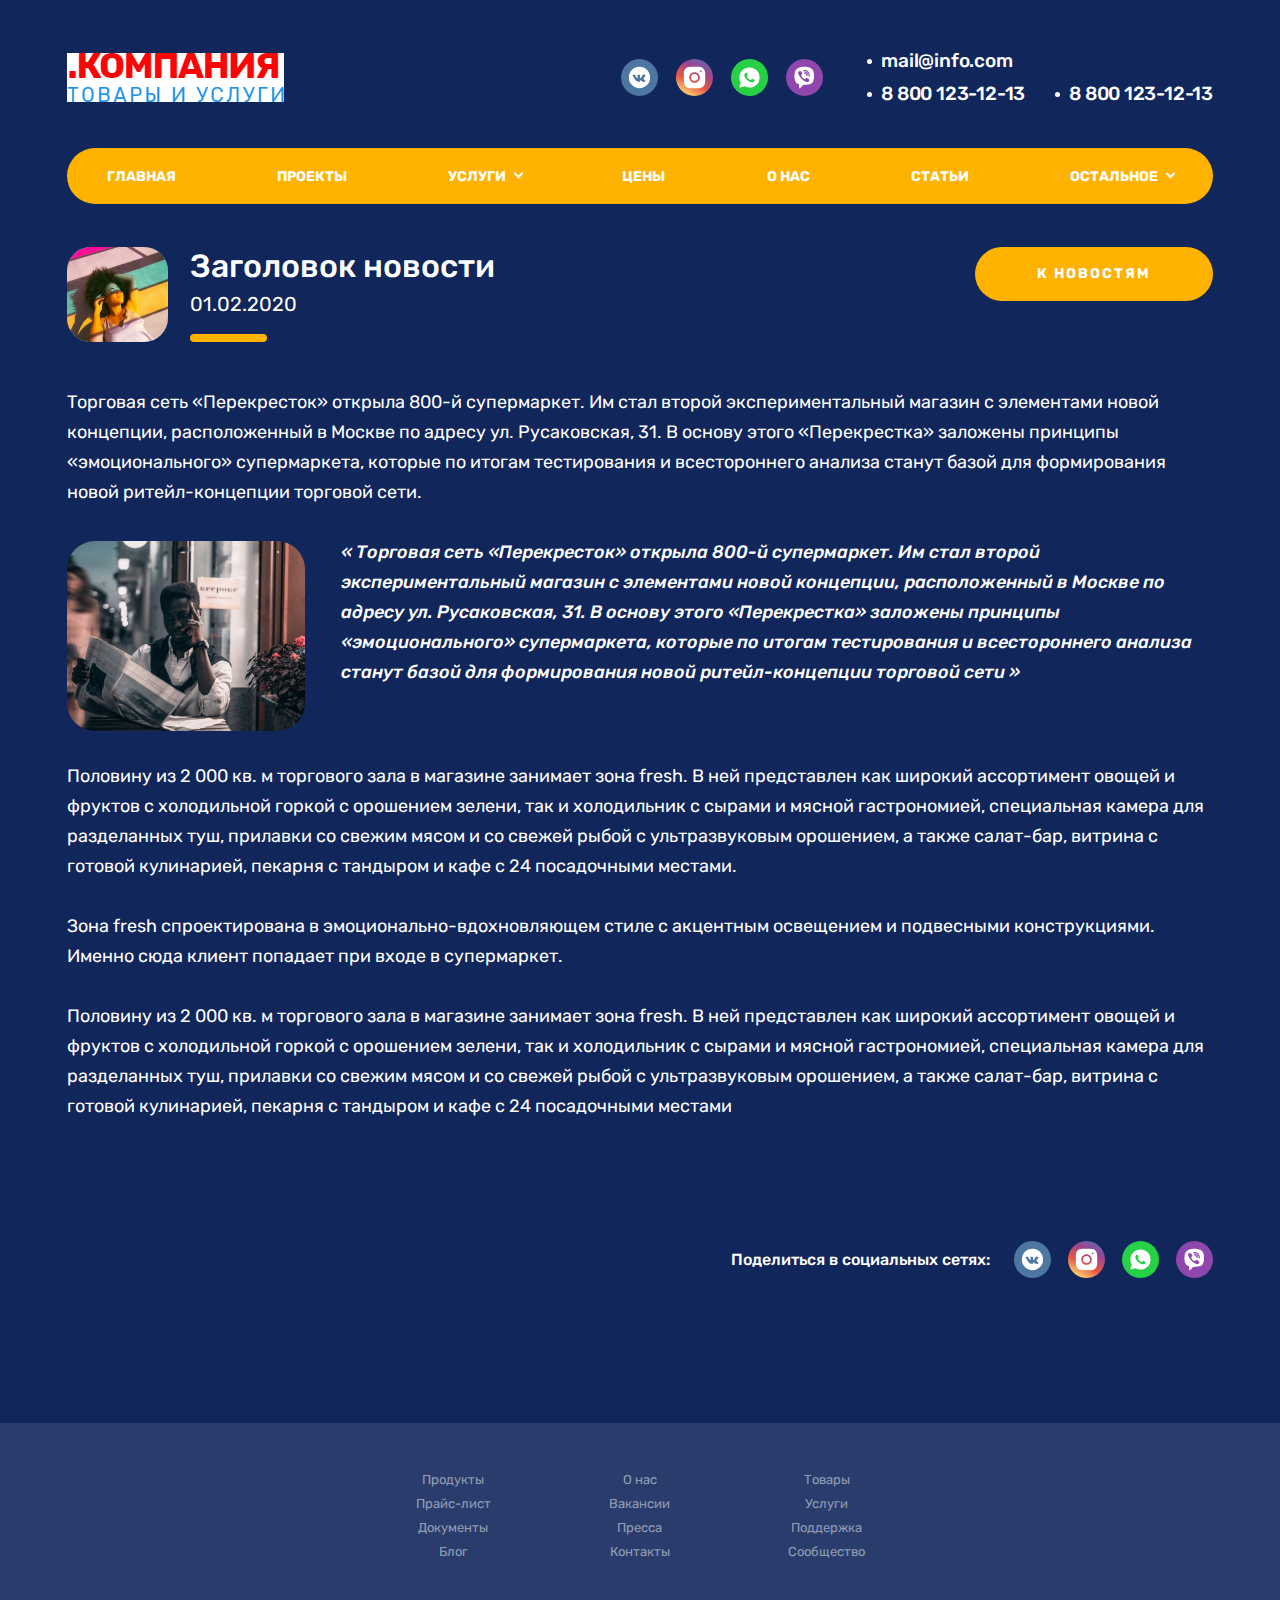
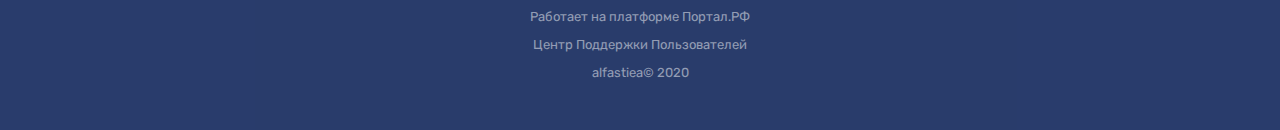
<file: article.html>
<!DOCTYPE html>
<html lang="ru">
	<head>
		<meta http-equiv="Content-Type" content="text/html; charset=utf-8">
		<!-- Переключение IE в последнию версию, на случай если в настройках пользователя стоит меньшая -->
		<meta http-equiv="X-UA-Compatible" content="IE=edge">

		<!-- Адаптирование страницы для мобильных устройств -->
		<meta name="viewport" content="width=device-width, initial-scale=1, maximum-scale=1">

		<!-- Запрет распознования номера телефона -->
		<meta name="format-detection" content="telephone=no">
		<meta name="SKYPE_TOOLBAR" content ="SKYPE_TOOLBAR_PARSER_COMPATIBLE">

		<!-- Заголовок страницы -->
		<title>Заголовок страницы</title>

		<!-- Данное значение часто используют(использовали) поисковые системы -->
		<meta name="description" content="">
		<meta name="keywords" content="">

		<!-- Традиционная иконка сайта, размер 16x16, прозрачность поддерживается. Рекомендуемый формат: .ico или .png -->
		<link rel="shortcut icon" href="images/favicon.ico">

		<!-- Подключение шрифтов с гугла -->
		<link href="https://fonts.googleapis.com/css2?family=Rubik:ital,wght@0,300;0,400;0,500;0,700;0,900;1,300;1,400;1,500;1,700;1,900&display=swap" rel="stylesheet">

		<!-- Подключение файлов стилей -->
		<link rel="stylesheet" href="css/fancybox.css">
		<link rel="stylesheet" href="css/owl.carousel.css">
		<link rel="stylesheet" href="css/ion.rangeSlider.css">
		<link rel="stylesheet" href="css/styles.css">

		<link rel="stylesheet" href="css/response_1185.css" media="(max-width: 1185px)">
		<link rel="stylesheet" href="css/response_1023.css" media="(max-width: 1023px)">
		<link rel="stylesheet" href="css/response_767.css" media="(max-width: 767px)">
		<link rel="stylesheet" href="css/response_479.css" media="(max-width: 479px)">
	</head>

	<body>
		<div class="wrap">
			<div class="main">
				<!-- Шапка -->
				<header>
					<button type="button" class="close">
						<span></span>
						<span></span>
					</button>


					<div class="mob_scroll">
						<div class="info">
							<div class="cont flex">

								<div class="logo">
									<a href="/">
										<img src="images/logo.png" alt="">
									</a>
								</div>


								<div class="socials">
									<a href="/" target="_blank" rel="noopener nofollow">
										<img src="images/ic_soc1.svg" alt="">
									</a>

									<a href="/" target="_blank" rel="noopener nofollow">
										<img src="images/ic_soc2.svg" alt="">
									</a>

									<a href="/" target="_blank" rel="noopener nofollow">
										<img src="images/ic_soc3.svg" alt="">
									</a>

									<a href="/" target="_blank" rel="noopener nofollow">
										<img src="images/ic_soc4.svg" alt="">
									</a>
								</div>


								<div class="contacts">
									<div class="email">
										<a href="mailto:mail@info.com">mail@info.com</a>
									</div>

									<div class="phones">
										<div><a href="tel:88001231213">8 800 123-12-13</a></div>

										<div><a href="tel:88001231213">8 800 123-12-13</a></div>
									</div>
								</div>

							</div>
						</div>


						<div class="bottom">
							<div class="cont">

								<ul class="menu flex">
									<li class="item">
										<a href="/">ГЛАВНАЯ</a>
									</li>

									<li class="item">
										<a href="/">ПРОЕКТЫ</a>
									</li>

									<li class="item">
										<a href="#" class="sub_link">
											<span>УСЛУГИ</span>
										</a>

										<div class="sub_menu">
											<div><a href="/">Пункт меню</a></div>
											<div><a href="/">Пункт меню</a></div>
											<div><a href="/">Пункт меню</a></div>
										</div>
									</li>

									<li class="item">
										<a href="/">ЦЕНЫ</a>
									</li>

									<li class="item">
										<a href="/">О НАС</a>
									</li>

									<li class="item">
										<a href="/">СТАТЬИ</a>
									</li>

									<li class="item">
										<a href="/">Пункт меню</a>
									</li>

									<li class="item">
										<a href="/" class="sub_link">
											<span>Пункт меню</span>
										</a>

										<div class="sub_menu">
											<div><a href="/">Пункт меню</a></div>
											<div><a href="/">Пункт меню</a></div>
											<div><a href="/">Пункт меню</a></div>
										</div>
									</li>

									<li class="item">
										<a href="/">Пункт меню</a>
									</li>
								</ul>

							</div>
						</div>
					</div>
				</header>


				<div class="mob_header">
					<div class="cont">

						<div class="logo">
							<a href="/">
								<img src="images/logo.png" alt="">
							</a>
						</div>


						<div class="bg">
							<div class="contacts">
								<a href="/">
									<img data-src="images/ic_phone.svg" alt="" class="lozad">
								</a>

								<a href="/">
									<img data-src="images/ic_phone2.svg" alt="" class="lozad">
								</a>

								<a href="/">
									<img data-src="images/ic_email.svg" alt="" class="lozad">
								</a>
							</div>

							<div class="socials">
								<a href="/" target="_blank" rel="noopener nofollow">
									<img src="images/ic_soc1.svg" alt="">
								</a>

								<a href="/" target="_blank" rel="noopener nofollow">
									<img src="images/ic_soc2.svg" alt="">
								</a>

								<a href="/" target="_blank" rel="noopener nofollow">
									<img src="images/ic_soc3.svg" alt="">
								</a>

								<a href="/" target="_blank" rel="noopener nofollow">
									<img src="images/ic_soc4.svg" alt="">
								</a>
							</div>
						</div>


						<button type="button" class="mob_menu_link">
							<span></span>
							<span></span>
							<span></span>
						</button>

					</div>
				</div>
				<!-- End Шапка -->


				<!-- Основная часть -->
				<section class="article_info block">
					<div class="cont">

						<div class="head">
							<div class="data">
								<div class="thumb">
									<img data-src="images/tmp/article_info_thumb.jpg" alt="" class="lozad">
								</div>

								<div class="info">
									<h1 class="title">Заголовок новости</h1>
									<div class="date">01.02.2020</div>
								</div>
							</div>

							<a href="/" class="all_link">К НОВОСТЯМ</a>
						</div>


						<div class="text_block">
							<p>
								Торговая сеть «Перекресток» открыла 800-й супермаркет. Им стал второй экспериментальный магазин с элементами новой концепции, расположенный в Москве по адресу ул. Русаковская, 31. В основу этого «Перекрестка» заложены принципы «эмоционального» супермаркета, которые по итогам тестирования и всестороннего анализа станут базой для формирования новой ритейл-концепции торговой сети.
							</p>

							<a class="fancy_img" href="images/tmp/text_img.jpg"><img src="images/tmp/text_img.jpg" alt="" class="left"></a>

							<blockquote>
								« Торговая сеть «Перекресток» открыла 800-й супермаркет. Им стал второй экспериментальный магазин с элементами новой концепции, расположенный в Москве по адресу ул. Русаковская, 31. В основу этого «Перекрестка» заложены принципы «эмоционального» супермаркета, которые по итогам тестирования и всестороннего анализа станут базой для формирования новой ритейл-концепции торговой сети »
							</blockquote>
							<div class="clear"></div>

							<p>
								Половину из 2 000 кв. м торгового зала в магазине занимает зона fresh. В ней представлен как широкий ассортимент овощей и фруктов с холодильной горкой с орошением зелени, так и холодильник с сырами и мясной гастрономией, специальная камера для разделанных туш, прилавки со свежим мясом и со свежей рыбой с ультразвуковым орошением, а также салат-бар, витрина с готовой кулинарией, пекарня с тандыром и кафе с 24 посадочными местами.
							</p>

							<p>
								Зона fresh спроектирована в эмоционально-вдохновляющем стиле с акцентным освещением и подвесными конструкциями. Именно сюда клиент попадает при входе в супермаркет.
							</p>

							<p>
								Половину из 2 000 кв. м торгового зала в магазине занимает зона fresh. В ней представлен как широкий ассортимент овощей и фруктов с холодильной горкой с орошением зелени, так и холодильник с сырами и мясной гастрономией, специальная камера для разделанных туш, прилавки со свежим мясом и со свежей рыбой с ультразвуковым орошением, а также салат-бар, витрина с готовой кулинарией, пекарня с тандыром и кафе с 24 посадочными местами
							</p>
						</div>

					</div>
				</section>


				<section class="comments block">
					<div class="cont">

						<div class="share">
							<div class="name">Поделиться в социальных сетях:</div>

							<div class="flex">
								<a href="/" target="_blank" rel="noopener nofollow">
									<img src="images/ic_soc1.svg" alt="">
								</a>

								<a href="/" target="_blank" rel="noopener nofollow">
									<img src="images/ic_soc2.svg" alt="">
								</a>

								<a href="/" target="_blank" rel="noopener nofollow">
									<img src="images/ic_soc3.svg" alt="">
								</a>

								<a href="/" target="_blank" rel="noopener nofollow">
									<img src="images/ic_soc4.svg" alt="">
								</a>
							</div>
						</div>


						<div class="vk_comments">
							<img data-src="images/tmp/vk_comments_img.jpg" alt="" class="lozad">
						</div>

					</div>
				</section>
				<!-- End Основная часть -->
			</div>


			<!-- Подвал -->
			<footer>
				<div class="cont">

					<div class="links">
						<div><a href="/">Продукты</a></div>
						<div><a href="/">Прайс-лист</a></div>
						<div><a href="/">Документы</a></div>
						<div><a href="/">Блог</a></div>
						<div><a href="/">О нас</a></div>
						<div><a href="/">Вакансии</a></div>
						<div><a href="/">Пресса</a></div>
						<div><a href="/">Контакты</a></div>
						<div><a href="/">Товары</a></div>
						<div><a href="/">Услуги</a></div>
						<div><a href="/">Поддержка</a></div>
						<div><a href="/">Сообщество</a></div>
					</div>


					<div class="creator">
						Работает на платформе
						<a href="/" target="_blank" rel="noopener">Портал.РФ</a>
					</div>

					<div class="support">
						<a href="/">Центр Поддержки Пользователей</a>
					</div>


					<div class="copyright">
						alfastiea&copy; 2020
					</div>

				</div>
			</footer>
			<!-- End Подвал -->
		</div>


		<div class="buttonUp">
			<button type="button"></button>
		</div>


		<div class="overlay"></div>

		<div class="supports_error">
			Ваш браузер устарел рекомендуем обновить его до последней версии<br> или использовать другой более современный.
		</div>


		<!-- Подключение javascript файлов -->
		<script src="js/jquery-3.4.1.min.js"></script>
		<script src="js/jquery-migrate-1.4.1.min.js"></script>
		<script src="js/lozad.min.js"></script>
		<script src="js/owl.carousel.min.js"></script>
		<script src="js/inputmask.min.js"></script>
		<script src="js/nice-select.js"></script>
		<script src="js/flexmenu.min.js"></script>
		<script src="js/fancybox.min.js"></script>
		<script src="js/ion.rangeSlider.min.js"></script>
		<script src="js/countdown.js"></script>
		<script src="js/before-after.min.js"></script>
		<script src="js/fancybox.min.js"></script>
		<script src="js/functions.js"></script>
		<script src="js/scripts.js"></script>
	</body>
</html>
</file>
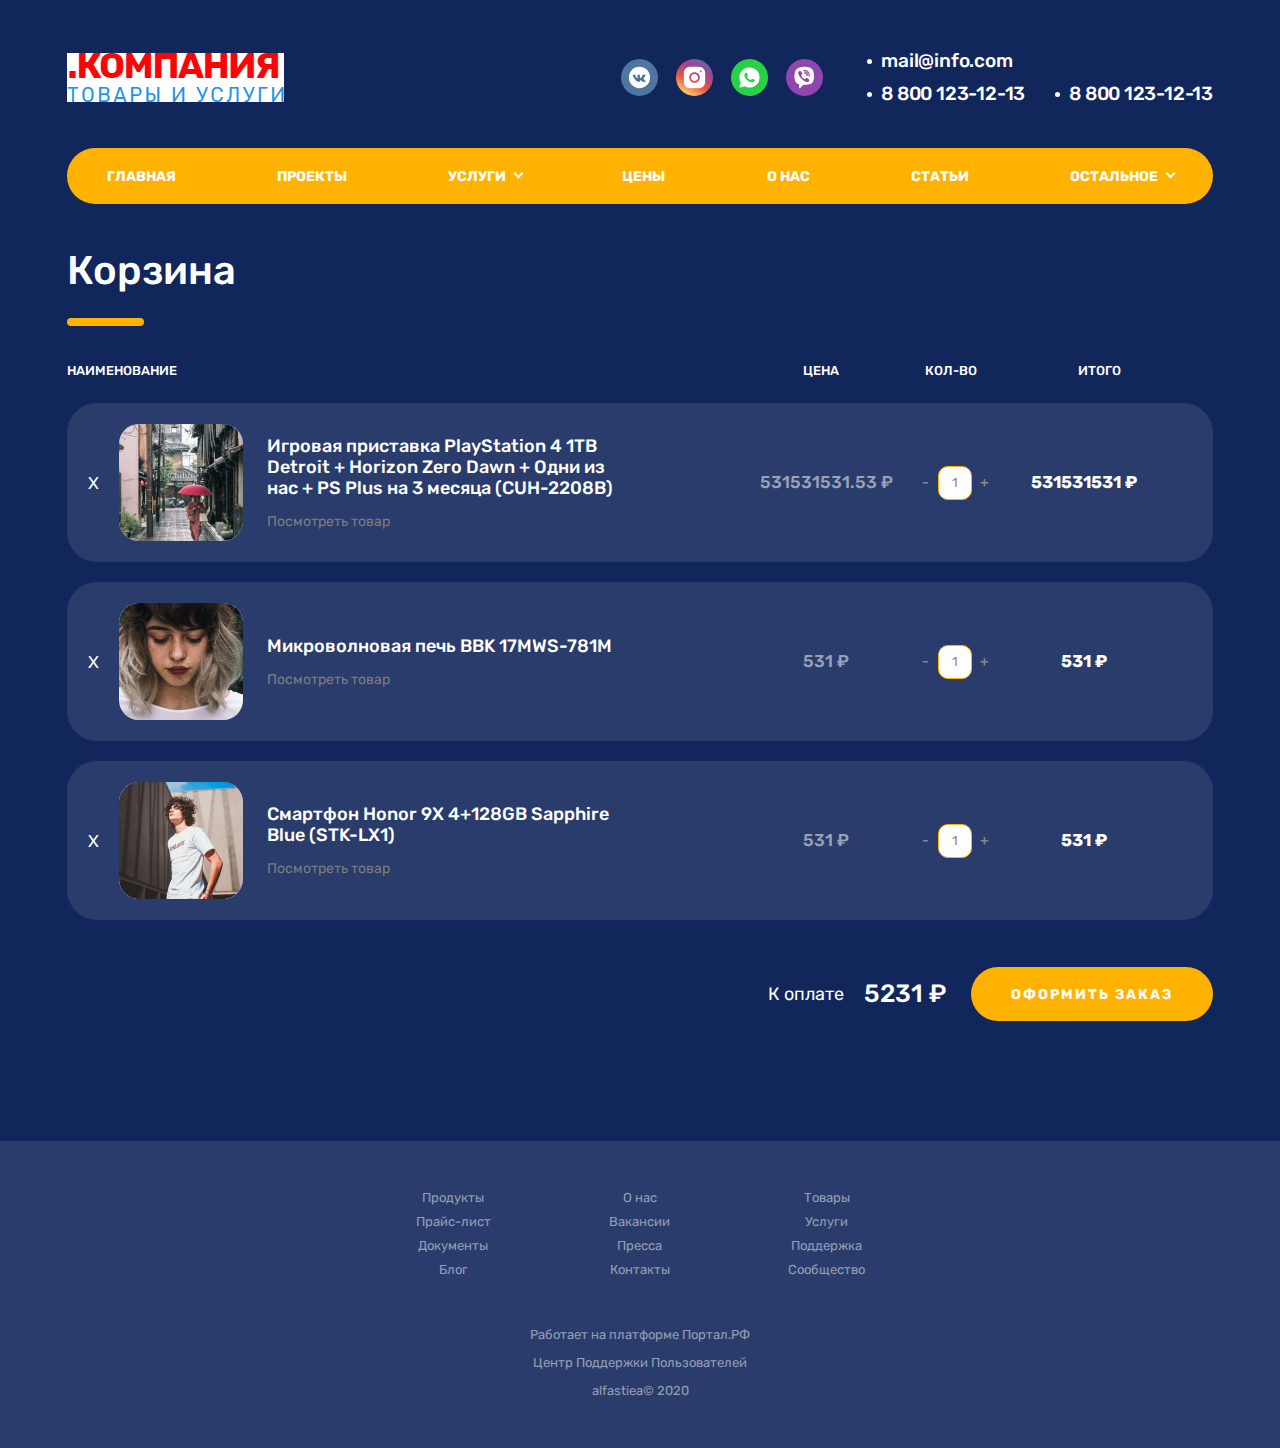
<file: cart.html>
<!DOCTYPE html>
<html lang="ru">
	<head>
		<meta http-equiv="Content-Type" content="text/html; charset=utf-8">
		<!-- Переключение IE в последнию версию, на случай если в настройках пользователя стоит меньшая -->
		<meta http-equiv="X-UA-Compatible" content="IE=edge">

		<!-- Адаптирование страницы для мобильных устройств -->
		<meta name="viewport" content="width=device-width, initial-scale=1, maximum-scale=1">

		<!-- Запрет распознования номера телефона -->
		<meta name="format-detection" content="telephone=no">
		<meta name="SKYPE_TOOLBAR" content ="SKYPE_TOOLBAR_PARSER_COMPATIBLE">

		<!-- Заголовок страницы -->
		<title>Заголовок страницы</title>

		<!-- Данное значение часто используют(использовали) поисковые системы -->
		<meta name="description" content="">
		<meta name="keywords" content="">

		<!-- Традиционная иконка сайта, размер 16x16, прозрачность поддерживается. Рекомендуемый формат: .ico или .png -->
		<link rel="shortcut icon" href="images/favicon.ico">

		<!-- Подключение шрифтов с гугла -->
		<link href="https://fonts.googleapis.com/css2?family=Rubik:ital,wght@0,300;0,400;0,500;0,700;0,900;1,300;1,400;1,500;1,700;1,900&display=swap" rel="stylesheet">

		<!-- Подключение файлов стилей -->
		<link rel="stylesheet" href="css/fancybox.css">
		<link rel="stylesheet" href="css/owl.carousel.css">
		<link rel="stylesheet" href="css/ion.rangeSlider.css">
		<link rel="stylesheet" href="css/styles.css">

		<link rel="stylesheet" href="css/response_1185.css" media="(max-width: 1185px)">
		<link rel="stylesheet" href="css/response_1023.css" media="(max-width: 1023px)">
		<link rel="stylesheet" href="css/response_767.css" media="(max-width: 767px)">
		<link rel="stylesheet" href="css/response_479.css" media="(max-width: 479px)">
	</head>

	<body>
		<div class="wrap">
			<div class="main">
				<!-- Шапка -->
				<header>
					<button type="button" class="close">
						<span></span>
						<span></span>
					</button>


					<div class="mob_scroll">
						<div class="info">
							<div class="cont flex">

								<div class="logo">
									<a href="/">
										<img src="images/logo.png" alt="">
									</a>
								</div>


								<div class="socials">
									<a href="/" target="_blank" rel="noopener nofollow">
										<img src="images/ic_soc1.svg" alt="">
									</a>

									<a href="/" target="_blank" rel="noopener nofollow">
										<img src="images/ic_soc2.svg" alt="">
									</a>

									<a href="/" target="_blank" rel="noopener nofollow">
										<img src="images/ic_soc3.svg" alt="">
									</a>

									<a href="/" target="_blank" rel="noopener nofollow">
										<img src="images/ic_soc4.svg" alt="">
									</a>
								</div>


								<div class="contacts">
									<div class="email">
										<a href="mailto:mail@info.com">mail@info.com</a>
									</div>

									<div class="phones">
										<div><a href="tel:88001231213">8 800 123-12-13</a></div>

										<div><a href="tel:88001231213">8 800 123-12-13</a></div>
									</div>
								</div>

							</div>
						</div>


						<div class="bottom">
							<div class="cont">

								<ul class="menu flex">
									<li class="item">
										<a href="/">ГЛАВНАЯ</a>
									</li>

									<li class="item">
										<a href="/">ПРОЕКТЫ</a>
									</li>

									<li class="item">
										<a href="#" class="sub_link">
											<span>УСЛУГИ</span>
										</a>

										<div class="sub_menu">
											<div><a href="/">Пункт меню</a></div>
											<div><a href="/">Пункт меню</a></div>
											<div><a href="/">Пункт меню</a></div>
										</div>
									</li>

									<li class="item">
										<a href="/">ЦЕНЫ</a>
									</li>

									<li class="item">
										<a href="/">О НАС</a>
									</li>

									<li class="item">
										<a href="/">СТАТЬИ</a>
									</li>

									<li class="item">
										<a href="/">Пункт меню</a>
									</li>

									<li class="item">
										<a href="/" class="sub_link">
											<span>Пункт меню</span>
										</a>

										<div class="sub_menu">
											<div><a href="/">Пункт меню</a></div>
											<div><a href="/">Пункт меню</a></div>
											<div><a href="/">Пункт меню</a></div>
										</div>
									</li>

									<li class="item">
										<a href="/">Пункт меню</a>
									</li>
								</ul>

							</div>
						</div>
					</div>
				</header>


				<div class="mob_header">
					<div class="cont">

						<div class="logo">
							<a href="/">
								<img src="images/logo.png" alt="">
							</a>
						</div>


						<div class="bg">
							<div class="contacts">
								<a href="/">
									<img data-src="images/ic_phone.svg" alt="" class="lozad">
								</a>

								<a href="/">
									<img data-src="images/ic_phone2.svg" alt="" class="lozad">
								</a>

								<a href="/">
									<img data-src="images/ic_email.svg" alt="" class="lozad">
								</a>
							</div>

							<div class="socials">
								<a href="/" target="_blank" rel="noopener nofollow">
									<img src="images/ic_soc1.svg" alt="">
								</a>

								<a href="/" target="_blank" rel="noopener nofollow">
									<img src="images/ic_soc2.svg" alt="">
								</a>

								<a href="/" target="_blank" rel="noopener nofollow">
									<img src="images/ic_soc3.svg" alt="">
								</a>

								<a href="/" target="_blank" rel="noopener nofollow">
									<img src="images/ic_soc4.svg" alt="">
								</a>
							</div>
						</div>


						<button type="button" class="mob_menu_link">
							<span></span>
							<span></span>
							<span></span>
						</button>

					</div>
				</div>
				<!-- End Шапка -->


				<!-- Основная часть -->
				<section class="cart_info block">
					<div class="cont">

						<div class="block_head">
							<div class="title">Корзина</div>
						</div>


						<div class="titles">
							<div class="col_name">Наименование</div>
							<div class="col_price">Цена</div>
							<div class="col_amount">Кол-Во</div>
							<div class="cal_total">Итого</div>
						</div>


						<div class="product">
							<div class="thumb">
								<div class="product_delete">X</div>
								<a href="/">
									<img data-src="images/tmp/cart_product_thumb.jpg" alt="" class="lozad">
								</a>
							</div>

							<div class="info">
								<div class="name">
									<a href="/">Игровая приставка PlayStation 4 1TB Detroit + Horizon Zero Dawn + Одни из нас + PS Plus на 3 месяца (CUH-2208B)</a>
								</div>

								<div class="video_link">
									<a href="/">Посмотреть товар</a>
								</div>
							</div>

							<div class="price" data-column="Цена" data-price="531531531">531531531.53 ₽</div>

							<div class="amount" data-column="Кол-Во">
								<div class="box">
								    <button type="button" class="minus update_price">-</button>

								    <input type="number" value="1" class="input update_price"
								      data-minimum="1" data-maximum="99" data-step="1" data-unit="" maxlength="2">

								    <button type="button" class="plus update_price">+</button>
								</div>
							</div>

							<div class="price total" data-column="Итого">
								<span>531531531</span> ₽
							</div>
						</div>


						<div class="product">
							<div class="thumb">
								<div class="product_delete">X</div>
								<a href="/">
									<img data-src="images/tmp/cart_product_thumb2.jpg" alt="" class="lozad">
								</a>
							</div>

							<div class="info">
								<div class="name">
									<a href="/">Микроволновая печь BBK 17MWS-781M</a>
								</div>

								<div class="video_link">
									<a href="/">Посмотреть товар</a>
								</div>
							</div>

							<div class="price" data-column="Цена" data-price="531">531 ₽</div>

							<div class="amount" data-column="Кол-Во">
								<div class="box">
								    <button type="button" class="minus update_price">-</button>

								    <input type="number" value="1" class="input update_price"
								      data-minimum="1" data-maximum="99" data-step="1" data-unit="" maxlength="2">

								    <button type="button" class="plus update_price">+</button>
								</div>
							</div>

							<div class="price total" data-column="Итого">
								<span>531</span> ₽
							</div>
						</div>


						<div class="product">
							<div class="thumb">
								<div class="product_delete">X</div>
								<a href="/">
									<img data-src="images/tmp/cart_product_thumb3.jpg" alt="" class="lozad">
								</a>
							</div>

							<div class="info">
								<div class="name">
									<a href="/">Смартфон Honor 9X 4+128GB Sapphire Blue (STK-LX1)</a>
								</div>

								<div class="video_link">
									<a href="/">Посмотреть товар</a>
								</div>
							</div>

							<div class="price" data-column="Цена" data-price="531">531 ₽</div>

							<div class="amount" data-column="Кол-Во">
								<div class="box">
								    <button type="button" class="minus update_price">-</button>

								    <input type="number" value="1" class="input update_price"
								      data-minimum="1" data-maximum="99" data-step="1" data-unit="" maxlength="2">

								    <button type="button" class="plus update_price">+</button>
								</div>
							</div>

							<div class="price total" data-column="Итого">
								<span>531</span> ₽
							</div>
						</div>


						<div class="cart_total">
							К оплате <div class="val"><span>5231</span> ₽</div>

							<a href="/" class="checkout_link">ОФОРМИТЬ ЗАКАЗ</a>
						</div>

					</div>
				</section>
				<!-- End Основная часть -->
			</div>


			<!-- Подвал -->
			<footer>
				<div class="cont">

					<div class="links">
						<div><a href="/">Продукты</a></div>
						<div><a href="/">Прайс-лист</a></div>
						<div><a href="/">Документы</a></div>
						<div><a href="/">Блог</a></div>
						<div><a href="/">О нас</a></div>
						<div><a href="/">Вакансии</a></div>
						<div><a href="/">Пресса</a></div>
						<div><a href="/">Контакты</a></div>
						<div><a href="/">Товары</a></div>
						<div><a href="/">Услуги</a></div>
						<div><a href="/">Поддержка</a></div>
						<div><a href="/">Сообщество</a></div>
					</div>


					<div class="creator">
						Работает на платформе
						<a href="/" target="_blank" rel="noopener">Портал.РФ</a>
					</div>

					<div class="support">
						<a href="/">Центр Поддержки Пользователей</a>
					</div>


					<div class="copyright">
						alfastiea&copy; 2020
					</div>

				</div>
			</footer>
			<!-- End Подвал -->
		</div>


		<div class="buttonUp">
			<button type="button"></button>
		</div>


		<div class="overlay"></div>

		<div class="supports_error">
			Ваш браузер устарел рекомендуем обновить его до последней версии<br> или использовать другой более современный.
		</div>


		<!-- Подключение javascript файлов -->
		<script src="js/jquery-3.4.1.min.js"></script>
		<script src="js/jquery-migrate-1.4.1.min.js"></script>
		<script src="js/lozad.min.js"></script>
		<script src="js/owl.carousel.min.js"></script>
		<script src="js/inputmask.min.js"></script>
		<script src="js/nice-select.js"></script>
		<script src="js/flexmenu.min.js"></script>
		<script src="js/fancybox.min.js"></script>
		<script src="js/ion.rangeSlider.min.js"></script>
		<script src="js/countdown.js"></script>
		<script src="js/before-after.min.js"></script>
		<script src="js/functions.js"></script>
		<script src="js/scripts.js"></script>
	</body>
</html>
</file>
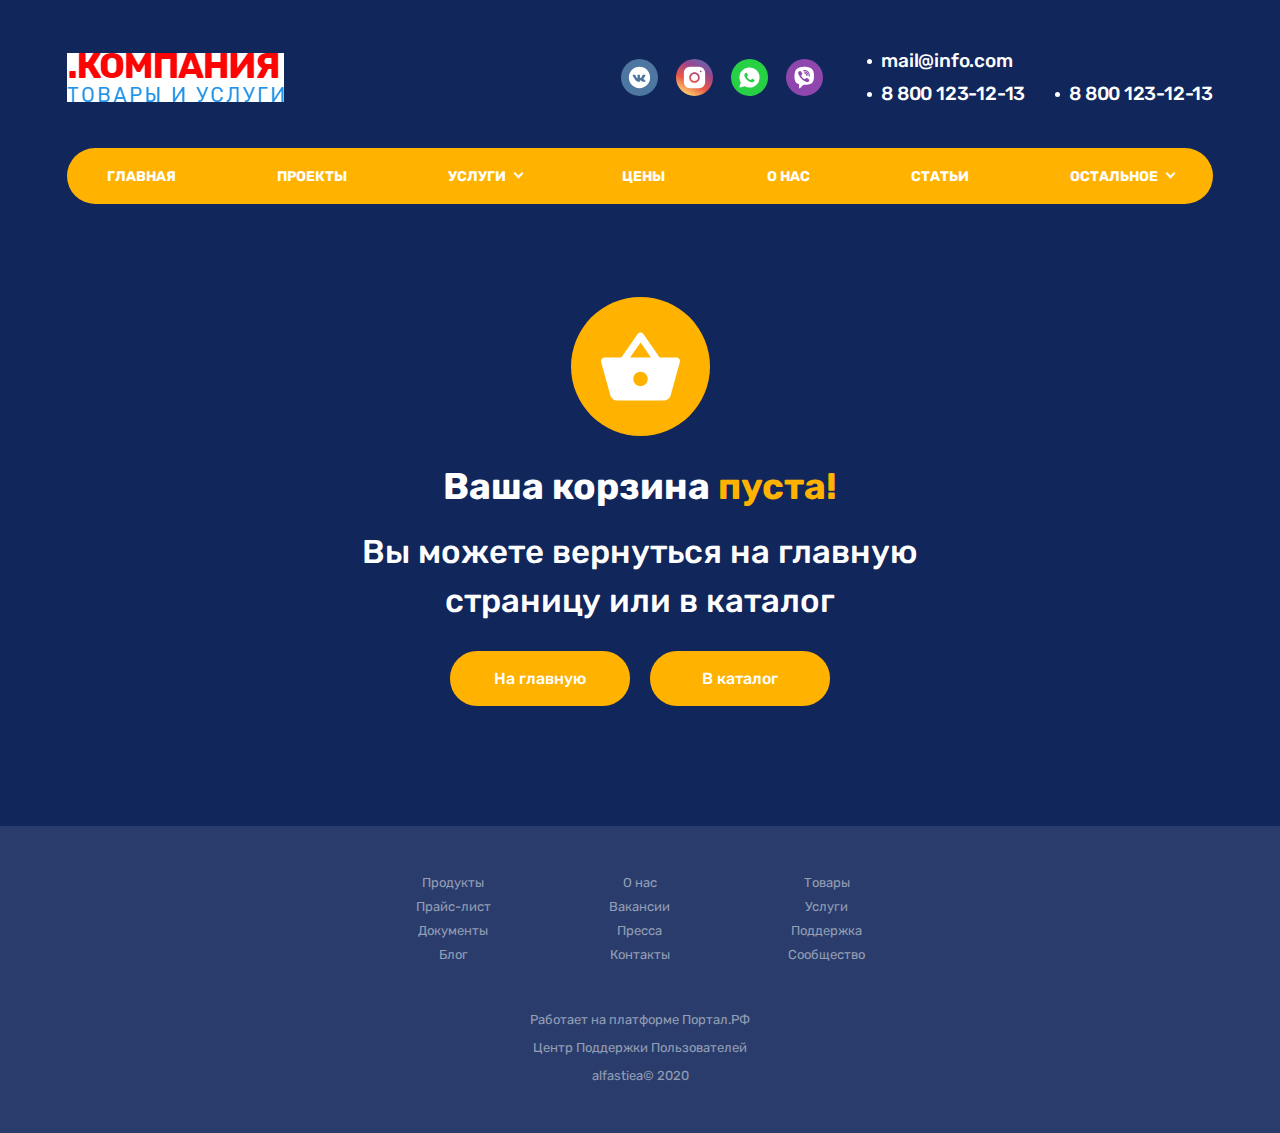
<file: cart_empty.html>
<!DOCTYPE html>
<html lang="ru">
	<head>
		<meta http-equiv="Content-Type" content="text/html; charset=utf-8">
		<!-- Переключение IE в последнию версию, на случай если в настройках пользователя стоит меньшая -->
		<meta http-equiv="X-UA-Compatible" content="IE=edge">

		<!-- Адаптирование страницы для мобильных устройств -->
		<meta name="viewport" content="width=device-width, initial-scale=1, maximum-scale=1">

		<!-- Запрет распознования номера телефона -->
		<meta name="format-detection" content="telephone=no">
		<meta name="SKYPE_TOOLBAR" content ="SKYPE_TOOLBAR_PARSER_COMPATIBLE">

		<!-- Заголовок страницы -->
		<title>Заголовок страницы</title>

		<!-- Данное значение часто используют(использовали) поисковые системы -->
		<meta name="description" content="">
		<meta name="keywords" content="">

		<!-- Традиционная иконка сайта, размер 16x16, прозрачность поддерживается. Рекомендуемый формат: .ico или .png -->
		<link rel="shortcut icon" href="images/favicon.ico">

		<!-- Подключение шрифтов с гугла -->
		<link href="https://fonts.googleapis.com/css2?family=Rubik:ital,wght@0,300;0,400;0,500;0,700;0,900;1,300;1,400;1,500;1,700;1,900&display=swap" rel="stylesheet">

		<!-- Подключение файлов стилей -->
		<link rel="stylesheet" href="css/fancybox.css">
		<link rel="stylesheet" href="css/owl.carousel.css">
		<link rel="stylesheet" href="css/ion.rangeSlider.css">
		<link rel="stylesheet" href="css/styles.css">

		<link rel="stylesheet" href="css/response_1185.css" media="(max-width: 1185px)">
		<link rel="stylesheet" href="css/response_1023.css" media="(max-width: 1023px)">
		<link rel="stylesheet" href="css/response_767.css" media="(max-width: 767px)">
		<link rel="stylesheet" href="css/response_479.css" media="(max-width: 479px)">
	</head>

	<body>
		<div class="wrap">
			<div class="main">
				<!-- Шапка -->
				<header>
					<button type="button" class="close">
						<span></span>
						<span></span>
					</button>


					<div class="mob_scroll">
						<div class="info">
							<div class="cont flex">

								<div class="logo">
									<a href="/">
										<img src="images/logo.png" alt="">
									</a>
								</div>


								<div class="socials">
									<a href="/" target="_blank" rel="noopener nofollow">
										<img src="images/ic_soc1.svg" alt="">
									</a>

									<a href="/" target="_blank" rel="noopener nofollow">
										<img src="images/ic_soc2.svg" alt="">
									</a>

									<a href="/" target="_blank" rel="noopener nofollow">
										<img src="images/ic_soc3.svg" alt="">
									</a>

									<a href="/" target="_blank" rel="noopener nofollow">
										<img src="images/ic_soc4.svg" alt="">
									</a>
								</div>


								<div class="contacts">
									<div class="email">
										<a href="mailto:mail@info.com">mail@info.com</a>
									</div>

									<div class="phones">
										<div><a href="tel:88001231213">8 800 123-12-13</a></div>

										<div><a href="tel:88001231213">8 800 123-12-13</a></div>
									</div>
								</div>

							</div>
						</div>


						<div class="bottom">
							<div class="cont">

								<ul class="menu flex">
									<li class="item">
										<a href="/">ГЛАВНАЯ</a>
									</li>

									<li class="item">
										<a href="/">ПРОЕКТЫ</a>
									</li>

									<li class="item">
										<a href="#" class="sub_link">
											<span>УСЛУГИ</span>
										</a>

										<div class="sub_menu">
											<div><a href="/">Пункт меню</a></div>
											<div><a href="/">Пункт меню</a></div>
											<div><a href="/">Пункт меню</a></div>
										</div>
									</li>

									<li class="item">
										<a href="/">ЦЕНЫ</a>
									</li>

									<li class="item">
										<a href="/">О НАС</a>
									</li>

									<li class="item">
										<a href="/">СТАТЬИ</a>
									</li>

									<li class="item">
										<a href="/">Пункт меню</a>
									</li>

									<li class="item">
										<a href="/" class="sub_link">
											<span>Пункт меню</span>
										</a>

										<div class="sub_menu">
											<div><a href="/">Пункт меню</a></div>
											<div><a href="/">Пункт меню</a></div>
											<div><a href="/">Пункт меню</a></div>
										</div>
									</li>

									<li class="item">
										<a href="/">Пункт меню</a>
									</li>
								</ul>

							</div>
						</div>
					</div>
				</header>


				<div class="mob_header">
					<div class="cont">

						<div class="logo">
							<a href="/">
								<img src="images/logo.png" alt="">
							</a>
						</div>


						<div class="bg">
							<div class="contacts">
								<a href="/">
									<img data-src="images/ic_phone.svg" alt="" class="lozad">
								</a>

								<a href="/">
									<img data-src="images/ic_phone2.svg" alt="" class="lozad">
								</a>

								<a href="/">
									<img data-src="images/ic_email.svg" alt="" class="lozad">
								</a>
							</div>

							<div class="socials">
								<a href="/" target="_blank" rel="noopener nofollow">
									<img src="images/ic_soc1.svg" alt="">
								</a>

								<a href="/" target="_blank" rel="noopener nofollow">
									<img src="images/ic_soc2.svg" alt="">
								</a>

								<a href="/" target="_blank" rel="noopener nofollow">
									<img src="images/ic_soc3.svg" alt="">
								</a>

								<a href="/" target="_blank" rel="noopener nofollow">
									<img src="images/ic_soc4.svg" alt="">
								</a>
							</div>
						</div>


						<button type="button" class="mob_menu_link">
							<span></span>
							<span></span>
							<span></span>
						</button>

					</div>
				</div>
				<!-- End Шапка -->


				<!-- Основная часть -->
				<section class="cart_empty block">
					<div class="cont">

						<div class="icon">
							<svg width="92" height="79" viewBox="0 0 92 79" fill="none" xmlns="http://www.w3.org/2000/svg">
								<path fill-rule="evenodd" clip-rule="evenodd" d="M45.9968 0.00160441C44.6644 0.038954 43.4298 0.705543 42.6727 1.79628L23.6999 29.1063H4.18799C1.42389 29.1063 -0.582667 31.72 0.153311 34.3685L10.8607 72.8932C11.8602 76.498 15.1544 79 18.9138 79H73.0798C76.8391 79 80.1374 76.498 81.141 72.8932L91.8484 34.3685C92.5802 31.72 90.5697 29.1063 87.8056 29.1063H68.3182L49.5659 1.81253C48.7634 0.644597 47.4188 -0.0376224 45.9968 0.00160441ZM46.0948 11.5005L58.1907 29.1063H33.8601L46.0948 11.5005ZM45.9968 45.7375C50.6176 45.7375 54.3602 49.4588 54.3602 54.0531C54.3602 58.6475 50.6176 62.3688 45.9968 62.3688C41.376 62.3688 37.6334 58.6475 37.6334 54.0531C37.6334 49.4588 41.376 45.7375 45.9968 45.7375Z" fill="white"/>
							</svg>

						</div>

						<div class="title">Ваша корзина <span>пуста!</span></div>

						<div class="desc">Вы можете вернуться на главную страницу или в каталог</div>

						<div class="links"><a href="/" class="link">На главную</a> <a href="/" class="link link_catalog">В каталог</a></div>

					</div>
				</section>
				<!-- End Основная часть -->
			</div>


			<!-- Подвал -->
			<footer>
				<div class="cont">

					<div class="links">
						<div><a href="/">Продукты</a></div>
						<div><a href="/">Прайс-лист</a></div>
						<div><a href="/">Документы</a></div>
						<div><a href="/">Блог</a></div>
						<div><a href="/">О нас</a></div>
						<div><a href="/">Вакансии</a></div>
						<div><a href="/">Пресса</a></div>
						<div><a href="/">Контакты</a></div>
						<div><a href="/">Товары</a></div>
						<div><a href="/">Услуги</a></div>
						<div><a href="/">Поддержка</a></div>
						<div><a href="/">Сообщество</a></div>
					</div>


					<div class="creator">
						Работает на платформе
						<a href="/" target="_blank" rel="noopener">Портал.РФ</a>
					</div>

					<div class="support">
						<a href="/">Центр Поддержки Пользователей</a>
					</div>


					<div class="copyright">
						alfastiea&copy; 2020
					</div>

				</div>
			</footer>
			<!-- End Подвал -->
		</div>


		<div class="buttonUp">
			<button type="button"></button>
		</div>


		<div class="overlay"></div>

		<div class="supports_error">
			Ваш браузер устарел рекомендуем обновить его до последней версии<br> или использовать другой более современный.
		</div>


		<!-- Подключение javascript файлов -->
		<script src="js/jquery-3.4.1.min.js"></script>
		<script src="js/jquery-migrate-1.4.1.min.js"></script>
		<script src="js/lozad.min.js"></script>
		<script src="js/owl.carousel.min.js"></script>
		<script src="js/inputmask.min.js"></script>
		<script src="js/nice-select.js"></script>
		<script src="js/flexmenu.min.js"></script>
		<script src="js/fancybox.min.js"></script>
		<script src="js/ion.rangeSlider.min.js"></script>
		<script src="js/countdown.js"></script>
		<script src="js/before-after.min.js"></script>
		<script src="js/functions.js"></script>
		<script src="js/scripts.js"></script>
	</body>
</html>
</file>
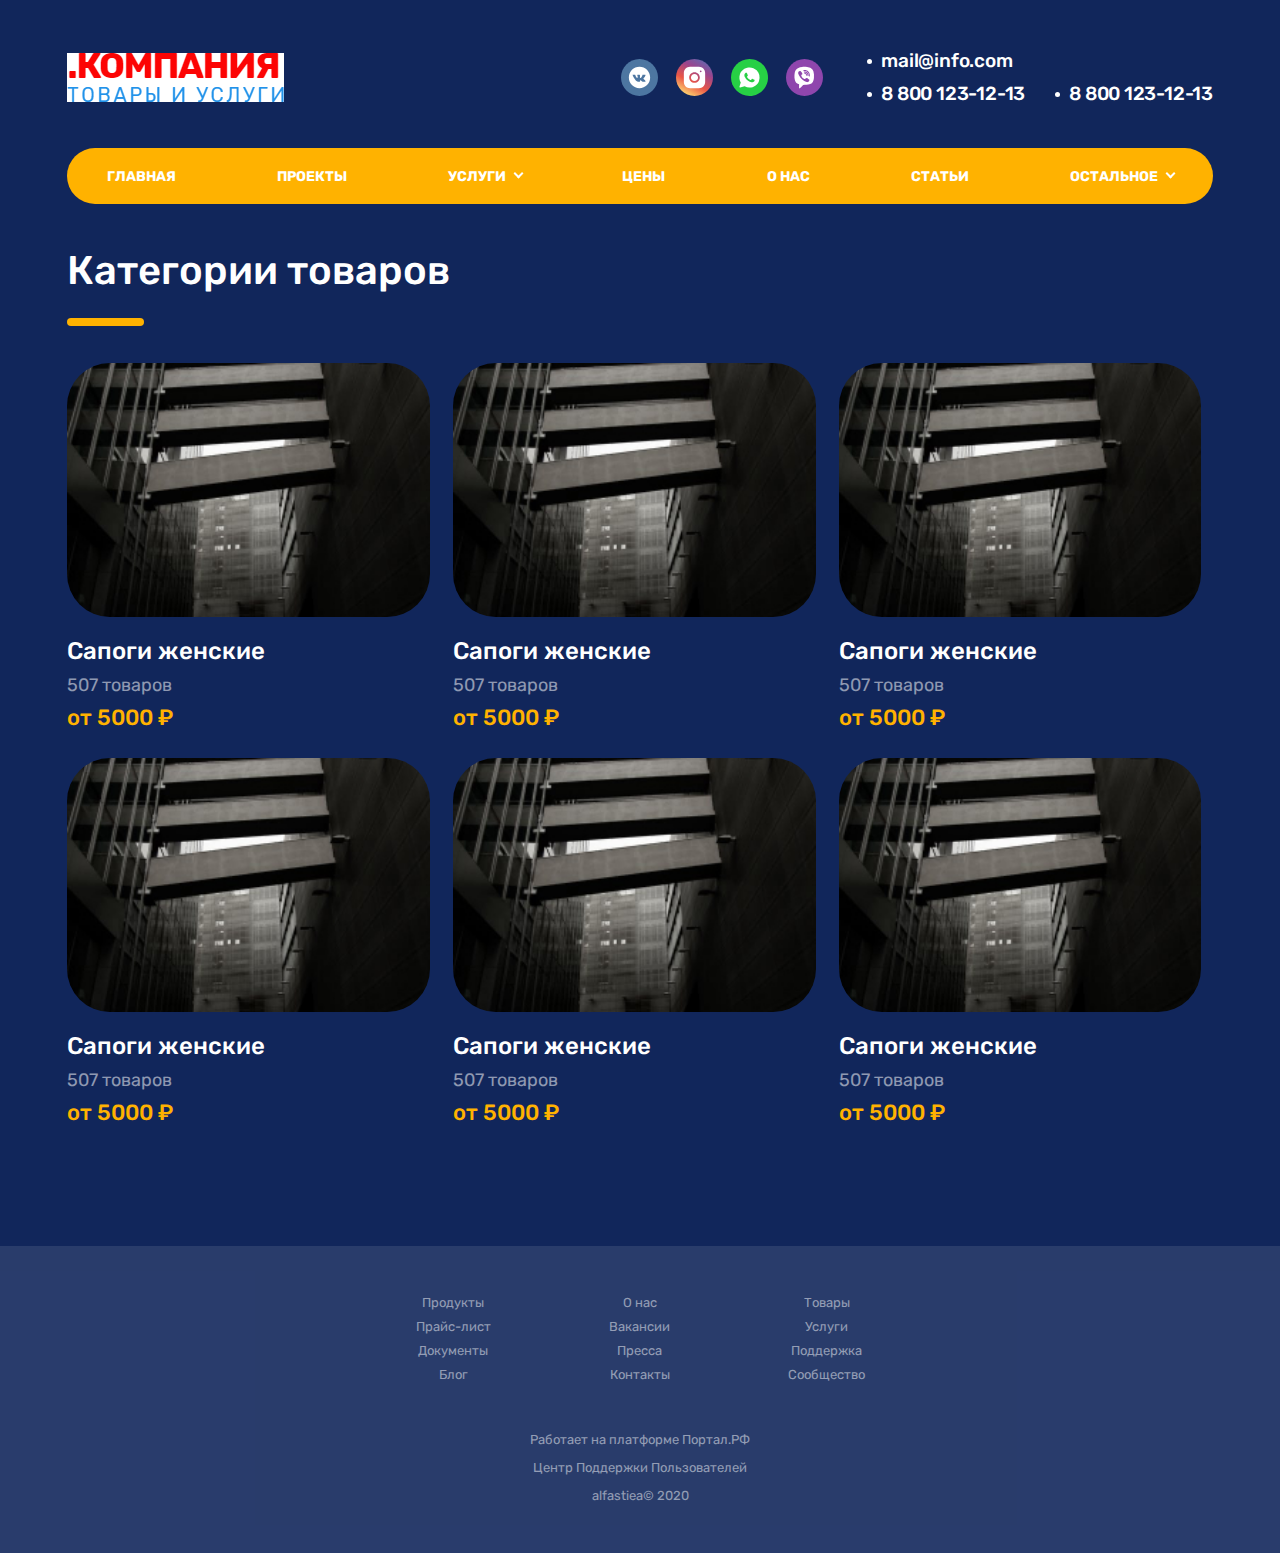
<file: cat.html>
<!DOCTYPE html>
<html lang="ru">
	<head>
		<meta http-equiv="Content-Type" content="text/html; charset=utf-8">
		<!-- Переключение IE в последнию версию, на случай если в настройках пользователя стоит меньшая -->
		<meta http-equiv="X-UA-Compatible" content="IE=edge">

		<!-- Адаптирование страницы для мобильных устройств -->
		<meta name="viewport" content="width=device-width, initial-scale=1, maximum-scale=1">

		<!-- Запрет распознования номера телефона -->
		<meta name="format-detection" content="telephone=no">
		<meta name="SKYPE_TOOLBAR" content ="SKYPE_TOOLBAR_PARSER_COMPATIBLE">

		<!-- Заголовок страницы -->
		<title>Заголовок страницы</title>

		<!-- Данное значение часто используют(использовали) поисковые системы -->
		<meta name="description" content="">
		<meta name="keywords" content="">

		<!-- Традиционная иконка сайта, размер 16x16, прозрачность поддерживается. Рекомендуемый формат: .ico или .png -->
		<link rel="shortcut icon" href="images/favicon.ico">

		<!-- Подключение шрифтов с гугла -->
		<link href="https://fonts.googleapis.com/css2?family=Rubik:ital,wght@0,300;0,400;0,500;0,700;0,900;1,300;1,400;1,500;1,700;1,900&display=swap" rel="stylesheet">

		<!-- Подключение файлов стилей -->
		<link rel="stylesheet" href="css/fancybox.css">
		<link rel="stylesheet" href="css/owl.carousel.css">
		<link rel="stylesheet" href="css/ion.rangeSlider.css">
		<link rel="stylesheet" href="css/styles.css">

		<link rel="stylesheet" href="css/response_1185.css" media="(max-width: 1185px)">
		<link rel="stylesheet" href="css/response_1023.css" media="(max-width: 1023px)">
		<link rel="stylesheet" href="css/response_767.css" media="(max-width: 767px)">
		<link rel="stylesheet" href="css/response_479.css" media="(max-width: 479px)">
	</head>

	<body>
		<div class="wrap">
			<div class="main">
				<!-- Шапка -->
				<header>
					<button type="button" class="close">
						<span></span>
						<span></span>
					</button>


					<div class="mob_scroll">
						<div class="info">
							<div class="cont flex">

								<div class="logo">
									<a href="/">
										<img src="images/logo.png" alt="">
									</a>
								</div>


								<div class="socials">
									<a href="/" target="_blank" rel="noopener nofollow">
										<img src="images/ic_soc1.svg" alt="">
									</a>

									<a href="/" target="_blank" rel="noopener nofollow">
										<img src="images/ic_soc2.svg" alt="">
									</a>

									<a href="/" target="_blank" rel="noopener nofollow">
										<img src="images/ic_soc3.svg" alt="">
									</a>

									<a href="/" target="_blank" rel="noopener nofollow">
										<img src="images/ic_soc4.svg" alt="">
									</a>
								</div>


								<div class="contacts">
									<div class="email">
										<a href="mailto:mail@info.com">mail@info.com</a>
									</div>

									<div class="phones">
										<div><a href="tel:88001231213">8 800 123-12-13</a></div>

										<div><a href="tel:88001231213">8 800 123-12-13</a></div>
									</div>
								</div>

							</div>
						</div>


						<div class="bottom">
							<div class="cont">

								<ul class="menu flex">
									<li class="item">
										<a href="/">ГЛАВНАЯ</a>
									</li>

									<li class="item">
										<a href="/">ПРОЕКТЫ</a>
									</li>

									<li class="item">
										<a href="#" class="sub_link">
											<span>УСЛУГИ</span>
										</a>

										<div class="sub_menu">
											<div><a href="/">Пункт меню</a></div>
											<div><a href="/">Пункт меню</a></div>
											<div><a href="/">Пункт меню</a></div>
										</div>
									</li>

									<li class="item">
										<a href="/">ЦЕНЫ</a>
									</li>

									<li class="item">
										<a href="/">О НАС</a>
									</li>

									<li class="item">
										<a href="/">СТАТЬИ</a>
									</li>

									<li class="item">
										<a href="/">Пункт меню</a>
									</li>

									<li class="item">
										<a href="/" class="sub_link">
											<span>Пункт меню</span>
										</a>

										<div class="sub_menu">
											<div><a href="/">Пункт меню</a></div>
											<div><a href="/">Пункт меню</a></div>
											<div><a href="/">Пункт меню</a></div>
										</div>
									</li>

									<li class="item">
										<a href="/">Пункт меню</a>
									</li>
								</ul>

							</div>
						</div>
					</div>
				</header>


				<div class="mob_header">
					<div class="cont">

						<div class="logo">
							<a href="/">
								<img src="images/logo.png" alt="">
							</a>
						</div>


						<div class="bg">
							<div class="contacts">
								<a href="/">
									<img data-src="images/ic_phone.svg" alt="" class="lozad">
								</a>

								<a href="/">
									<img data-src="images/ic_phone2.svg" alt="" class="lozad">
								</a>

								<a href="/">
									<img data-src="images/ic_email.svg" alt="" class="lozad">
								</a>
							</div>

							<div class="socials">
								<a href="/" target="_blank" rel="noopener nofollow">
									<img src="images/ic_soc1.svg" alt="">
								</a>

								<a href="/" target="_blank" rel="noopener nofollow">
									<img src="images/ic_soc2.svg" alt="">
								</a>

								<a href="/" target="_blank" rel="noopener nofollow">
									<img src="images/ic_soc3.svg" alt="">
								</a>

								<a href="/" target="_blank" rel="noopener nofollow">
									<img src="images/ic_soc4.svg" alt="">
								</a>
							</div>
						</div>


						<button type="button" class="mob_menu_link">
							<span></span>
							<span></span>
							<span></span>
						</button>

					</div>
				</div>
				<!-- End Шапка -->


				<!-- Основная часть -->
				<section class="products_category block">
					<div class="cont">

						<div class="block_head">
							<div class="title">Категории товаров</div>
						</div>


						<div class="flex mob_slider">
							<a href="/" class="product_category">
								<div class="img"><img data-src="images/tmp/product_thumb10.jpg" alt="" class="lozad"></div>

								<div class="info">
									<div class="name">Сапоги женские</div>

									<div class="counts">507 товаров</div>

									<div class="price">от 5000 ₽</div>
								</div>
							</a>
							<a href="/" class="product_category">
								<div class="img"><img data-src="images/tmp/product_thumb10.jpg" alt="" class="lozad"></div>

								<div class="info">
									<div class="name">Сапоги женские</div>

									<div class="counts">507 товаров</div>

									<div class="price">от 5000 ₽</div>
								</div>
							</a>
							<a href="/" class="product_category">
								<div class="img"><img data-src="images/tmp/product_thumb10.jpg" alt="" class="lozad"></div>

								<div class="info">
									<div class="name">Сапоги женские</div>

									<div class="counts">507 товаров</div>

									<div class="price">от 5000 ₽</div>
								</div>
							</a>
							<a href="/" class="product_category">
								<div class="img"><img data-src="images/tmp/product_thumb10.jpg" alt="" class="lozad"></div>

								<div class="info">
									<div class="name">Сапоги женские</div>

									<div class="counts">507 товаров</div>

									<div class="price">от 5000 ₽</div>
								</div>
							</a>
							<a href="/" class="product_category">
								<div class="img"><img data-src="images/tmp/product_thumb10.jpg" alt="" class="lozad"></div>

								<div class="info">
									<div class="name">Сапоги женские</div>

									<div class="counts">507 товаров</div>

									<div class="price">от 5000 ₽</div>
								</div>
							</a>
							<a href="/" class="product_category">
								<div class="img"><img data-src="images/tmp/product_thumb10.jpg" alt="" class="lozad"></div>

								<div class="info">
									<div class="name">Сапоги женские</div>

									<div class="counts">507 товаров</div>

									<div class="price">от 5000 ₽</div>
								</div>
							</a>


						</div>					
			
					</div>
				</section>
				<!-- End Основная часть -->
			</div>


			<!-- Подвал -->
			<footer>
				<div class="cont">

					<div class="links">
						<div><a href="/">Продукты</a></div>
						<div><a href="/">Прайс-лист</a></div>
						<div><a href="/">Документы</a></div>
						<div><a href="/">Блог</a></div>
						<div><a href="/">О нас</a></div>
						<div><a href="/">Вакансии</a></div>
						<div><a href="/">Пресса</a></div>
						<div><a href="/">Контакты</a></div>
						<div><a href="/">Товары</a></div>
						<div><a href="/">Услуги</a></div>
						<div><a href="/">Поддержка</a></div>
						<div><a href="/">Сообщество</a></div>
					</div>


					<div class="creator">
						Работает на платформе
						<a href="/" target="_blank" rel="noopener">Портал.РФ</a>
					</div>

					<div class="support">
						<a href="/">Центр Поддержки Пользователей</a>
					</div>


					<div class="copyright">
						alfastiea&copy; 2020
					</div>

				</div>
			</footer>
			<!-- End Подвал -->
		</div>


		<div class="buttonUp">
			<button type="button"></button>
		</div>


		<div class="overlay"></div>

		<div class="supports_error">
			Ваш браузер устарел рекомендуем обновить его до последней версии<br> или использовать другой более современный.
		</div>


		<!-- Подключение javascript файлов -->
		<script src="js/jquery-3.4.1.min.js"></script>
		<script src="js/jquery-migrate-1.4.1.min.js"></script>
		<script src="js/lozad.min.js"></script>
		<script src="js/owl.carousel.min.js"></script>
		<script src="js/inputmask.min.js"></script>
		<script src="js/nice-select.js"></script>
		<script src="js/flexmenu.min.js"></script>
		<script src="js/fancybox.min.js"></script>
		<script src="js/ion.rangeSlider.min.js"></script>
		<script src="js/countdown.js"></script>
		<script src="js/before-after.min.js"></script>
		<script src="js/functions.js"></script>
		<script src="js/scripts.js"></script>
	</body>
</html>
</file>
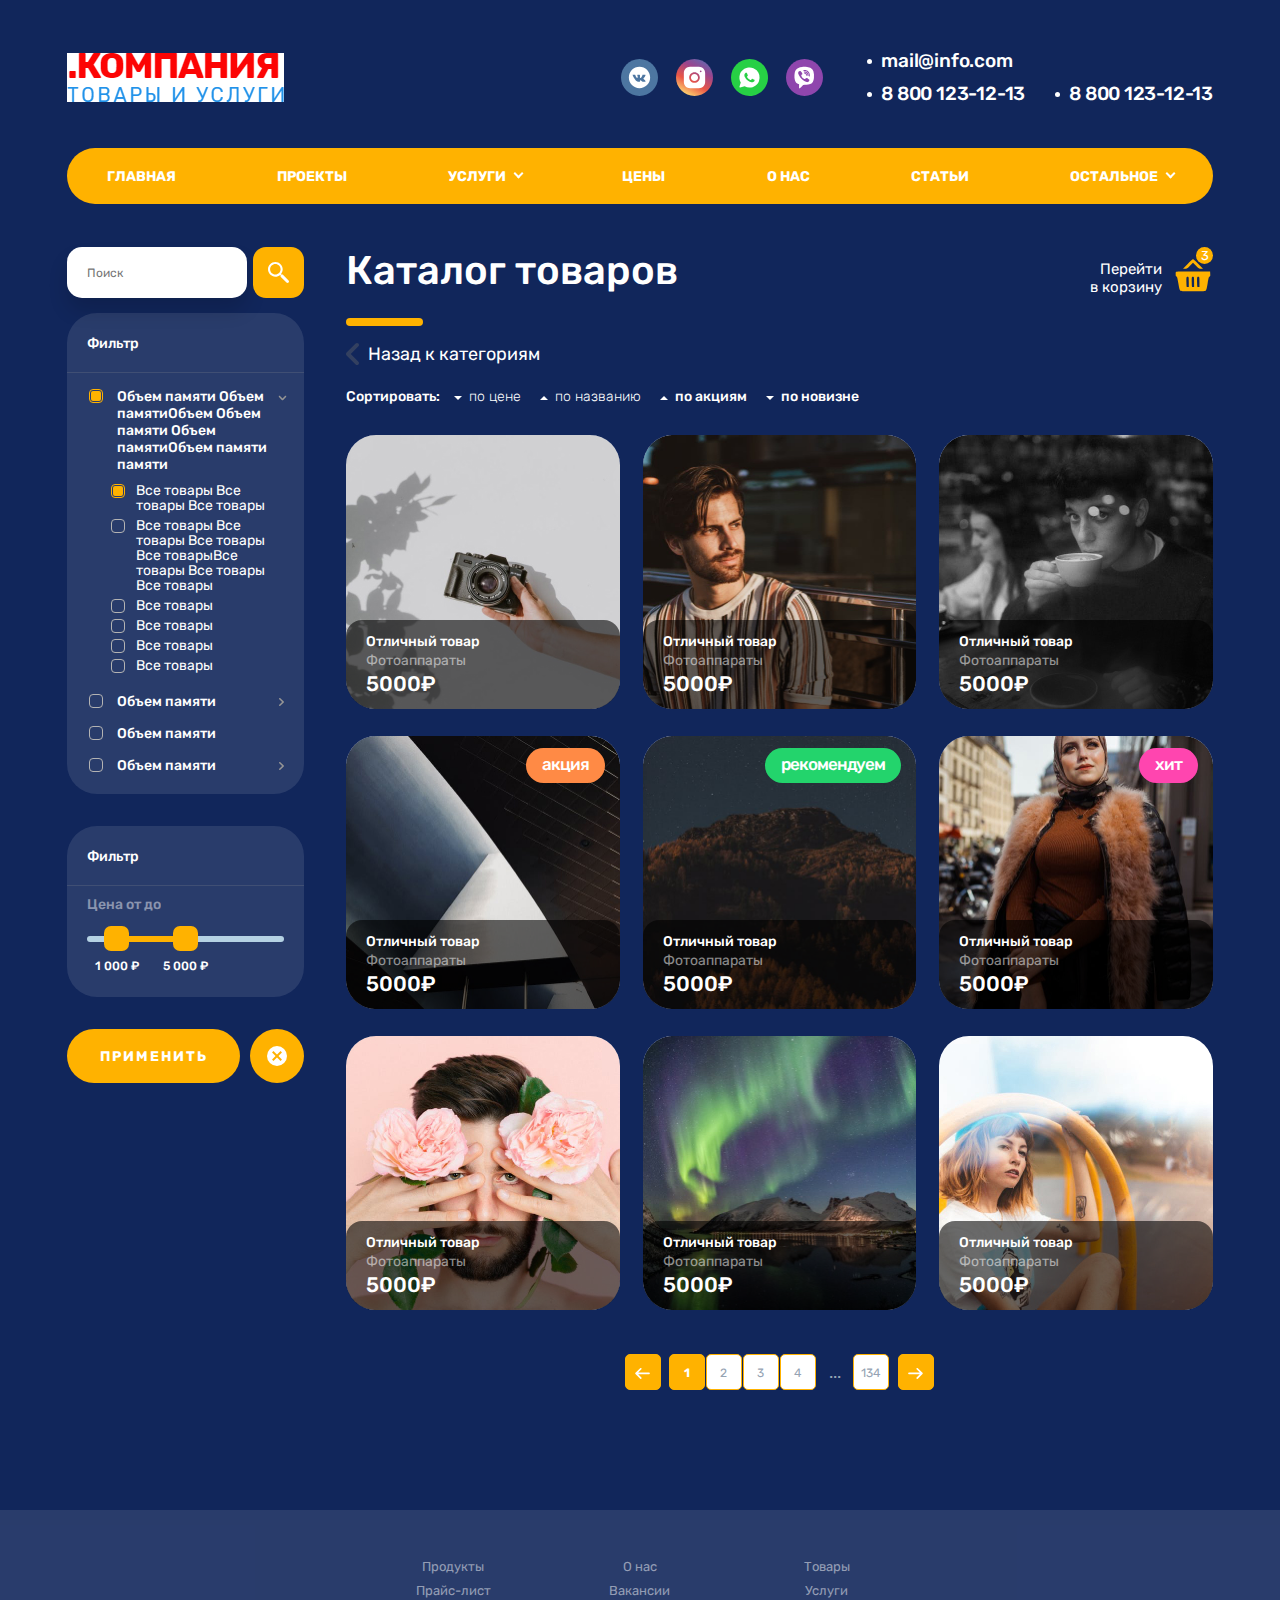
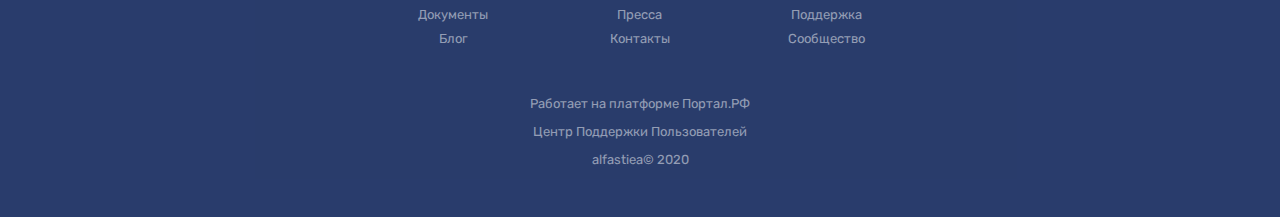
<file: category.html>
<!DOCTYPE html>
<html lang="ru">
	<head>
		<meta http-equiv="Content-Type" content="text/html; charset=utf-8">
		<!-- Переключение IE в последнию версию, на случай если в настройках пользователя стоит меньшая -->
		<meta http-equiv="X-UA-Compatible" content="IE=edge">

		<!-- Адаптирование страницы для мобильных устройств -->
		<meta name="viewport" content="width=device-width, initial-scale=1, maximum-scale=1">

		<!-- Запрет распознования номера телефона -->
		<meta name="format-detection" content="telephone=no">
		<meta name="SKYPE_TOOLBAR" content ="SKYPE_TOOLBAR_PARSER_COMPATIBLE">

		<!-- Заголовок страницы -->
		<title>Заголовок страницы</title>

		<!-- Данное значение часто используют(использовали) поисковые системы -->
		<meta name="description" content="">
		<meta name="keywords" content="">

		<!-- Традиционная иконка сайта, размер 16x16, прозрачность поддерживается. Рекомендуемый формат: .ico или .png -->
		<link rel="shortcut icon" href="images/favicon.ico">

		<!-- Подключение шрифтов с гугла -->
		<link href="https://fonts.googleapis.com/css2?family=Rubik:ital,wght@0,300;0,400;0,500;0,700;0,900;1,300;1,400;1,500;1,700;1,900&display=swap" rel="stylesheet">

		<!-- Подключение файлов стилей -->
		<link rel="stylesheet" href="css/fancybox.css">
		<link rel="stylesheet" href="css/owl.carousel.css">
		<link rel="stylesheet" href="css/ion.rangeSlider.css">
		<link rel="stylesheet" href="css/styles.css">

		<link rel="stylesheet" href="css/response_1185.css" media="(max-width: 1185px)">
		<link rel="stylesheet" href="css/response_1023.css" media="(max-width: 1023px)">
		<link rel="stylesheet" href="css/response_767.css" media="(max-width: 767px)">
		<link rel="stylesheet" href="css/response_479.css" media="(max-width: 479px)">
	</head>

	<body>
		<div class="wrap">
			<div class="main">
				<!-- Шапка -->
				<header>
					<button type="button" class="close">
						<span></span>
						<span></span>
					</button>


					<div class="mob_scroll">
						<div class="info">
							<div class="cont flex">

								<div class="logo">
									<a href="/">
										<img src="images/logo.png" alt="">
									</a>
								</div>


								<div class="socials">
									<a href="/" target="_blank" rel="noopener nofollow">
										<img src="images/ic_soc1.svg" alt="">
									</a>

									<a href="/" target="_blank" rel="noopener nofollow">
										<img src="images/ic_soc2.svg" alt="">
									</a>

									<a href="/" target="_blank" rel="noopener nofollow">
										<img src="images/ic_soc3.svg" alt="">
									</a>

									<a href="/" target="_blank" rel="noopener nofollow">
										<img src="images/ic_soc4.svg" alt="">
									</a>
								</div>


								<div class="contacts">
									<div class="email">
										<a href="mailto:mail@info.com">mail@info.com</a>
									</div>

									<div class="phones">
										<div><a href="tel:88001231213">8 800 123-12-13</a></div>

										<div><a href="tel:88001231213">8 800 123-12-13</a></div>
									</div>
								</div>

							</div>
						</div>


						<div class="bottom">
							<div class="cont">

								<ul class="menu flex">
									<li class="item">
										<a href="/">ГЛАВНАЯ</a>
									</li>

									<li class="item">
										<a href="/">ПРОЕКТЫ</a>
									</li>

									<li class="item">
										<a href="#" class="sub_link">
											<span>УСЛУГИ</span>
										</a>

										<div class="sub_menu">
											<div><a href="/">Пункт меню</a></div>
											<div><a href="/">Пункт меню</a></div>
											<div><a href="/">Пункт меню</a></div>
										</div>
									</li>

									<li class="item">
										<a href="/">ЦЕНЫ</a>
									</li>

									<li class="item">
										<a href="/">О НАС</a>
									</li>

									<li class="item">
										<a href="/">СТАТЬИ</a>
									</li>

									<li class="item">
										<a href="/">Пункт меню</a>
									</li>

									<li class="item">
										<a href="/" class="sub_link">
											<span>Пункт меню</span>
										</a>

										<div class="sub_menu">
											<div><a href="/">Пункт меню</a></div>
											<div><a href="/">Пункт меню</a></div>
											<div><a href="/">Пункт меню</a></div>
										</div>
									</li>

									<li class="item">
										<a href="/">Пункт меню</a>
									</li>
								</ul>

							</div>
						</div>
					</div>
				</header>


				<div class="mob_header">
					<div class="cont">

						<div class="logo">
							<a href="/">
								<img src="images/logo.png" alt="">
							</a>
						</div>


						<div class="bg">
							<div class="contacts">
								<a href="/">
									<img data-src="images/ic_phone.svg" alt="" class="lozad">
								</a>

								<a href="/">
									<img data-src="images/ic_phone2.svg" alt="" class="lozad">
								</a>

								<a href="/">
									<img data-src="images/ic_email.svg" alt="" class="lozad">
								</a>
							</div>

							<div class="socials">
								<a href="/" target="_blank" rel="noopener nofollow">
									<img src="images/ic_soc1.svg" alt="">
								</a>

								<a href="/" target="_blank" rel="noopener nofollow">
									<img src="images/ic_soc2.svg" alt="">
								</a>

								<a href="/" target="_blank" rel="noopener nofollow">
									<img src="images/ic_soc3.svg" alt="">
								</a>

								<a href="/" target="_blank" rel="noopener nofollow">
									<img src="images/ic_soc4.svg" alt="">
								</a>
							</div>
						</div>


						<button type="button" class="mob_menu_link">
							<span></span>
							<span></span>
							<span></span>
						</button>

					</div>
				</div>
				<!-- End Шапка -->


				<!-- Основная часть -->
				<section class="content_flex block">
					<div class="cont flex">

						<aside>
							<button class="mob_filter_link">
								<img src="images/ic_filter.svg" alt=""> Фильтр
							</button>


							<div class="search">
								<form action="">
									<input type="text" name="" value="" placeholder="Поиск" class="input">

									<button type="submit" class="submit_btn">
										<img src="images/ic_search.svg" alt="">
									</button>
								</form>
							</div>


							<form action="" class="filter">
								<div class="cats block">
									<div class="title">
										Фильтр
										<button class="close"></button>
									</div>

									<div class="tab_filter">
										<div class="tab_filter_title active"><input type="checkbox" checked class="parent_cat" name="" id="cat_1_p"><label for="cat_1_p"></label><span>Объем памяти Объем памятиОбъем Объем памяти Объем памятиОбъем памяти памяти</span>
											<i><svg width="5" height="8" viewBox="0 0 5 8" fill="none" xmlns="http://www.w3.org/2000/svg">
												<path d="M3.07506 4L0.231104 1.28598C-0.0770347 0.99192 -0.0770347 0.514605 0.231104 0.220545C0.539243 -0.0735151 1.03941 -0.0735151 1.34755 0.220545L4.78173 3.49782C5.07275 3.77555 5.07275 4.22516 4.78173 4.50218L1.34755 7.77945C1.03941 8.07351 0.539243 8.07351 0.231104 7.77945C-0.0770347 7.48539 -0.0770347 7.00808 0.231104 6.71402L3.07506 4Z" fill="#959595"/>
												</svg>
											</i>
										</div>
										<div class="data data_new active">
											<div class="data2">
												<div><input type="checkbox" checked name="" id="cat_1"><label for="cat_1">Все товары Все товары Все товары</label></div>
												<div><input type="checkbox"  name="" id="cat_2"><label  for="cat_2">Все товары Все товары Все товары Все товарыВсе товары Все товары Все товары</label></div>
												<div><input type="checkbox"  name="" id="cat_3"><label  for="cat_3">Все товары</label></div>
												<div><input type="checkbox"  name="" id="cat_4"><label  for="cat_4">Все товары</label></div>
												<div><input type="checkbox"  name="" id="cat_5"><label  for="cat_5">Все товары</label></div>
												<div><input type="checkbox"  name="" id="cat_6"><label  for="cat_6">Все товары</label></div>
											</div>
										</div>
									</div>

									<div class="tab_filter">
										<div class="tab_filter_title "><input type="checkbox"  class="parent_cat" name="" id="cat_2_p"><label for="cat_2_p"></label><span>Объем памяти</span>
											<i><svg width="5" height="8" viewBox="0 0 5 8" fill="none" xmlns="http://www.w3.org/2000/svg">
												<path d="M3.07506 4L0.231104 1.28598C-0.0770347 0.99192 -0.0770347 0.514605 0.231104 0.220545C0.539243 -0.0735151 1.03941 -0.0735151 1.34755 0.220545L4.78173 3.49782C5.07275 3.77555 5.07275 4.22516 4.78173 4.50218L1.34755 7.77945C1.03941 8.07351 0.539243 8.07351 0.231104 7.77945C-0.0770347 7.48539 -0.0770347 7.00808 0.231104 6.71402L3.07506 4Z" fill="#959595"/>
												</svg>
											</i>
										</div>
										<div class="data data_new">
											<div class="data2">
												<div><input type="checkbox" checked name="" id="cat_31"><label for="cat_31">Все товары</label></div>
												<div><input type="checkbox"  name="" id="cat_32"><label  for="cat_32">Все товары</label></div>
												<div><input type="checkbox"  name="" id="cat_33"><label  for="cat_33">Все товары</label></div>
												<div><input type="checkbox"  name="" id="cat_34"><label  for="cat_34">Все товары</label></div>
											</div>
										</div>
									</div>


									<div class="tab_filter">
										<div class="tab_filter_title "><input type="checkbox"  class="parent_cat" name="" id="cat_3_p"><label for="cat_3_p"></label><span>Объем памяти</span>
											<i style="visibility: hidden; height:0;"><svg width="5" height="8" viewBox="0 0 5 8" fill="none" xmlns="http://www.w3.org/2000/svg">
												<path d="M3.07506 4L0.231104 1.28598C-0.0770347 0.99192 -0.0770347 0.514605 0.231104 0.220545C0.539243 -0.0735151 1.03941 -0.0735151 1.34755 0.220545L4.78173 3.49782C5.07275 3.77555 5.07275 4.22516 4.78173 4.50218L1.34755 7.77945C1.03941 8.07351 0.539243 8.07351 0.231104 7.77945C-0.0770347 7.48539 -0.0770347 7.00808 0.231104 6.71402L3.07506 4Z" fill="#959595"/>
												</svg>
											</i>
										</div>
									</div>

									<div class="tab_filter">
										<div class="tab_filter_title "><input type="checkbox"  class="parent_cat" name="" id="cat_4_p"><label for="cat_4_p"></label><span>Объем памяти</span>
											<i><svg width="5" height="8" viewBox="0 0 5 8" fill="none" xmlns="http://www.w3.org/2000/svg">
												<path d="M3.07506 4L0.231104 1.28598C-0.0770347 0.99192 -0.0770347 0.514605 0.231104 0.220545C0.539243 -0.0735151 1.03941 -0.0735151 1.34755 0.220545L4.78173 3.49782C5.07275 3.77555 5.07275 4.22516 4.78173 4.50218L1.34755 7.77945C1.03941 8.07351 0.539243 8.07351 0.231104 7.77945C-0.0770347 7.48539 -0.0770347 7.00808 0.231104 6.71402L3.07506 4Z" fill="#959595"/>
												</svg>
											</i>
										</div>
										<div class="data data_new">
											<div class="data2">
												<div><input type="checkbox" checked name="" id="cat_41"><label for="cat_41">Все товары</label></div>
												<div><input type="checkbox"  name="" id="cat_42"><label  for="cat_42">Все товары</label></div>
												<div><input type="checkbox"  name="" id="cat_43"><label  for="cat_43">Все товары</label></div>
												<div><input type="checkbox"  name="" id="cat_44"><label  for="cat_44">Все товары</label></div>
											</div>
										</div>
									</div>
								</div>


								<div class="block">
									<div class="title">Фильтр</div>

									<div class="data range price_range">
										<div class="name">Цена от до</div>

										<input type="hidden" id="price_range" name="price_range" value="">
									</div>
								</div>

								<div class="block submit">
									<button type="submit" class="submit_btn">ПРИМЕНИТЬ</button>
									<button type="reset" class="reset"><i></i></button> 
								</div>
							</form>
						</aside>


						<section class="content">
							<div class="block_head">
								<div class="title">Каталог товаров</div>
							</div>


							<a href="/" class="cart_link">
								<div>Перейти<br> в корзину</div>

								<div class="icon">
									<svg height="90pt" preserveAspectRatio="xMidYMid meet" viewBox="0 0 90 90" width="90pt" xmlns="http://www.w3.org/2000/svg"><g transform="matrix(.1 0 0 -.1 0 90)"><path d="m330 765-105-105h45c42 0 49 4 112 67l68 67 68-67c63-63 70-67 112-67h45l-105 105c-58 58-112 105-120 105s-62-47-120-105z" fill="#2192E9"></path><path d="m67 593c-4-3-7-29-7-56 0-39 4-50 18-54 15-4 22-29 42-150 17-106 28-151 42-165 17-17 39-18 288-18s271 1 288 18c14 14 25 59 42 165 20 122 27 146 42 151 16 4 19 13 16 58l-3 53-381 3c-209 1-383-1-387-5zm288-233v-115h-25c-25 0-25 0-28 104-3 121 0 134 30 129 22-3 23-6 23-118zm120 0v-115h-25c-25 0-25 0-28 104-3 121 0 134 30 129 22-3 23-6 23-118zm120 0v-115h-25c-25 0-25 0-28 104-3 121 0 134 30 129 22-3 23-6 23-118z" fill="#2192E9"></path></g></svg>
								</div>

								<div class="count">3</div>
							</a>

							<a class="back_cat" href="">Назад к категориям</a>
							
							<div class="products_sort">
								<b>Сортировать:</b> 
								<ul class="sorting_switcher">
									<li class="sort_asc">по цене</li>
									<li class="sort_desc">по названию</span></li>
									<li class="active sort_desc">по акциям</li>
									<li class="active sort_asc">по новизне</li>
								</ul>
							</div>

							

							<div class="products">
								<div class="flex">
									<a href="/" class="product">
										<img data-src="images/tmp/product_thumb.jpg" alt="" class="lozad">

										<div class="info">
											<div class="name">Отличный товар</div>

											<div class="cat">Фотоаппараты</div>

											<div class="price">5000₽</div>
										</div>
									</a>


									<a href="/" class="product">
										<img data-src="images/tmp/product_thumb2.jpg" alt="" class="lozad">

										<div class="info">
											<div class="name">Отличный товар</div>

											<div class="cat">Фотоаппараты</div>

											<div class="price">5000₽</div>
										</div>
									</a>


									<a href="/" class="product">
										<img data-src="images/tmp/product_thumb3.jpg" alt="" class="lozad">

										<div class="info">
											<div class="name">Отличный товар</div>

											<div class="cat">Фотоаппараты</div>

											<div class="price">5000₽</div>
										</div>
									</a>


									<a href="/" class="product">
										<div class="stickers">
											<div><div class="sticker stock">акция</div></div>
										</div>

										<img data-src="images/tmp/product_thumb4.jpg" alt="" class="lozad">

										<div class="info">
											<div class="name">Отличный товар</div>

											<div class="cat">Фотоаппараты</div>

											<div class="price">5000₽</div>
										</div>
									</a>


									<a href="/" class="product">
										<div class="stickers">
											<div><div class="sticker recommend">рекомендуем</div></div>
										</div>

										<img data-src="images/tmp/product_thumb5.jpg" alt="" class="lozad">

										<div class="info">
											<div class="name">Отличный товар</div>

											<div class="cat">Фотоаппараты</div>

											<div class="price">5000₽</div>
										</div>
									</a>


									<a href="/" class="product">
										<div class="stickers">
											<div><div class="sticker hit">хит</div></div>
										</div>

										<img data-src="images/tmp/product_thumb6.jpg" alt="" class="lozad">

										<div class="info">
											<div class="name">Отличный товар</div>

											<div class="cat">Фотоаппараты</div>

											<div class="price">5000₽</div>
										</div>
									</a>


									<a href="/" class="product">
										<img data-src="images/tmp/product_thumb7.jpg" alt="" class="lozad">

										<div class="info">
											<div class="name">Отличный товар</div>

											<div class="cat">Фотоаппараты</div>

											<div class="price">5000₽</div>
										</div>
									</a>


									<a href="/" class="product">
										<img data-src="images/tmp/product_thumb8.jpg" alt="" class="lozad">

										<div class="info">
											<div class="name">Отличный товар</div>

											<div class="cat">Фотоаппараты</div>

											<div class="price">5000₽</div>
										</div>
									</a>


									<a href="/" class="product">
										<img data-src="images/tmp/product_thumb9.jpg" alt="" class="lozad">

										<div class="info">
											<div class="name">Отличный товар</div>

											<div class="cat">Фотоаппараты</div>

											<div class="price">5000₽</div>
										</div>
									</a>
								</div>
							</div>


							<div class="pagination center">
								<a href="/" class="prev">
									<svg width="15" height="12" viewBox="0 0 15 12" fill="none" xmlns="http://www.w3.org/2000/svg">
										<path d="M5.74586 0.885468C5.95791 0.885468 6.17019 0.967861 6.33179 1.12988L6.40301 1.2011C6.72705 1.52513 6.72705 2.04977 6.40301 2.37297L3.2014 5.57459H14.0331C14.4906 5.57459 14.8619 5.94586 14.8619 6.40332C14.8619 6.86077 14.4906 7.23204 14.0331 7.23204H3.2014L6.40301 10.4337C6.72705 10.7577 6.72705 11.2823 6.40301 11.6055L6.33179 11.6768C6.00776 12.0008 5.48312 12.0008 5.15992 11.6768L0.472418 6.98925C0.148385 6.66522 0.148385 6.14058 0.472418 5.81738L5.15992 1.12988C5.32193 0.967861 5.5338 0.885468 5.74586 0.885468Z" fill="white"/>
									</svg>
								</a>

								<a class="active">1</a>
								<a href="/">2</a>
								<a href="">3</a>
								<a href="">4</a>
								<span>...</span>
								<a href="">134</a>
								<a href="/" class="next">
									<svg width="15" height="12" viewBox="0 0 15 12" fill="none" xmlns="http://www.w3.org/2000/svg">
										<path d="M9.25414 0.885468C9.04209 0.885468 8.82981 0.967861 8.66821 1.12988L8.59699 1.2011C8.27295 1.52513 8.27295 2.04977 8.59699 2.37297L11.7986 5.57459H0.966852C0.509393 5.57459 0.138123 5.94586 0.138123 6.40332C0.138123 6.86077 0.509393 7.23204 0.966852 7.23204H11.7986L8.59699 10.4337C8.27295 10.7577 8.27295 11.2823 8.59699 11.6055L8.66821 11.6768C8.99224 12.0008 9.51688 12.0008 9.84008 11.6768L14.5276 6.98925C14.8516 6.66522 14.8516 6.14058 14.5276 5.81738L9.84008 1.12988C9.67807 0.967861 9.4662 0.885468 9.25414 0.885468Z" fill="white"/>
									</svg>
								</a>
							</div>
						</section>

					</div>
				</section>
				<!-- End Основная часть -->
			</div>


			<!-- Подвал -->
			<footer>
				<div class="cont">

					<div class="links">
						<div><a href="/">Продукты</a></div>
						<div><a href="/">Прайс-лист</a></div>
						<div><a href="/">Документы</a></div>
						<div><a href="/">Блог</a></div>
						<div><a href="/">О нас</a></div>
						<div><a href="/">Вакансии</a></div>
						<div><a href="/">Пресса</a></div>
						<div><a href="/">Контакты</a></div>
						<div><a href="/">Товары</a></div>
						<div><a href="/">Услуги</a></div>
						<div><a href="/">Поддержка</a></div>
						<div><a href="/">Сообщество</a></div>
					</div>


					<div class="creator">
						Работает на платформе
						<a href="/" target="_blank" rel="noopener">Портал.РФ</a>
					</div>

					<div class="support">
						<a href="/">Центр Поддержки Пользователей</a>
					</div>


					<div class="copyright">
						alfastiea&copy; 2020
					</div>

				</div>
			</footer>
			<!-- End Подвал -->
		</div>


		<div class="buttonUp">
			<button type="button"></button>
		</div>


		<div class="overlay"></div>

		<div class="supports_error">
			Ваш браузер устарел рекомендуем обновить его до последней версии<br> или использовать другой более современный.
		</div>


		<!-- Подключение javascript файлов -->
		<script src="js/jquery-3.4.1.min.js"></script>
		<script src="js/jquery-migrate-1.4.1.min.js"></script>
		<script src="js/lozad.min.js"></script>
		<script src="js/owl.carousel.min.js"></script>
		<script src="js/inputmask.min.js"></script>
		<script src="js/nice-select.js"></script>
		<script src="js/flexmenu.min.js"></script>
		<script src="js/fancybox.min.js"></script>
		<script src="js/ion.rangeSlider.min.js"></script>
		<script src="js/countdown.js"></script>
		<script src="js/before-after.min.js"></script>
		<script src="js/functions.js"></script>
		<script src="js/scripts.js"></script>
	</body>
</html>
</file>
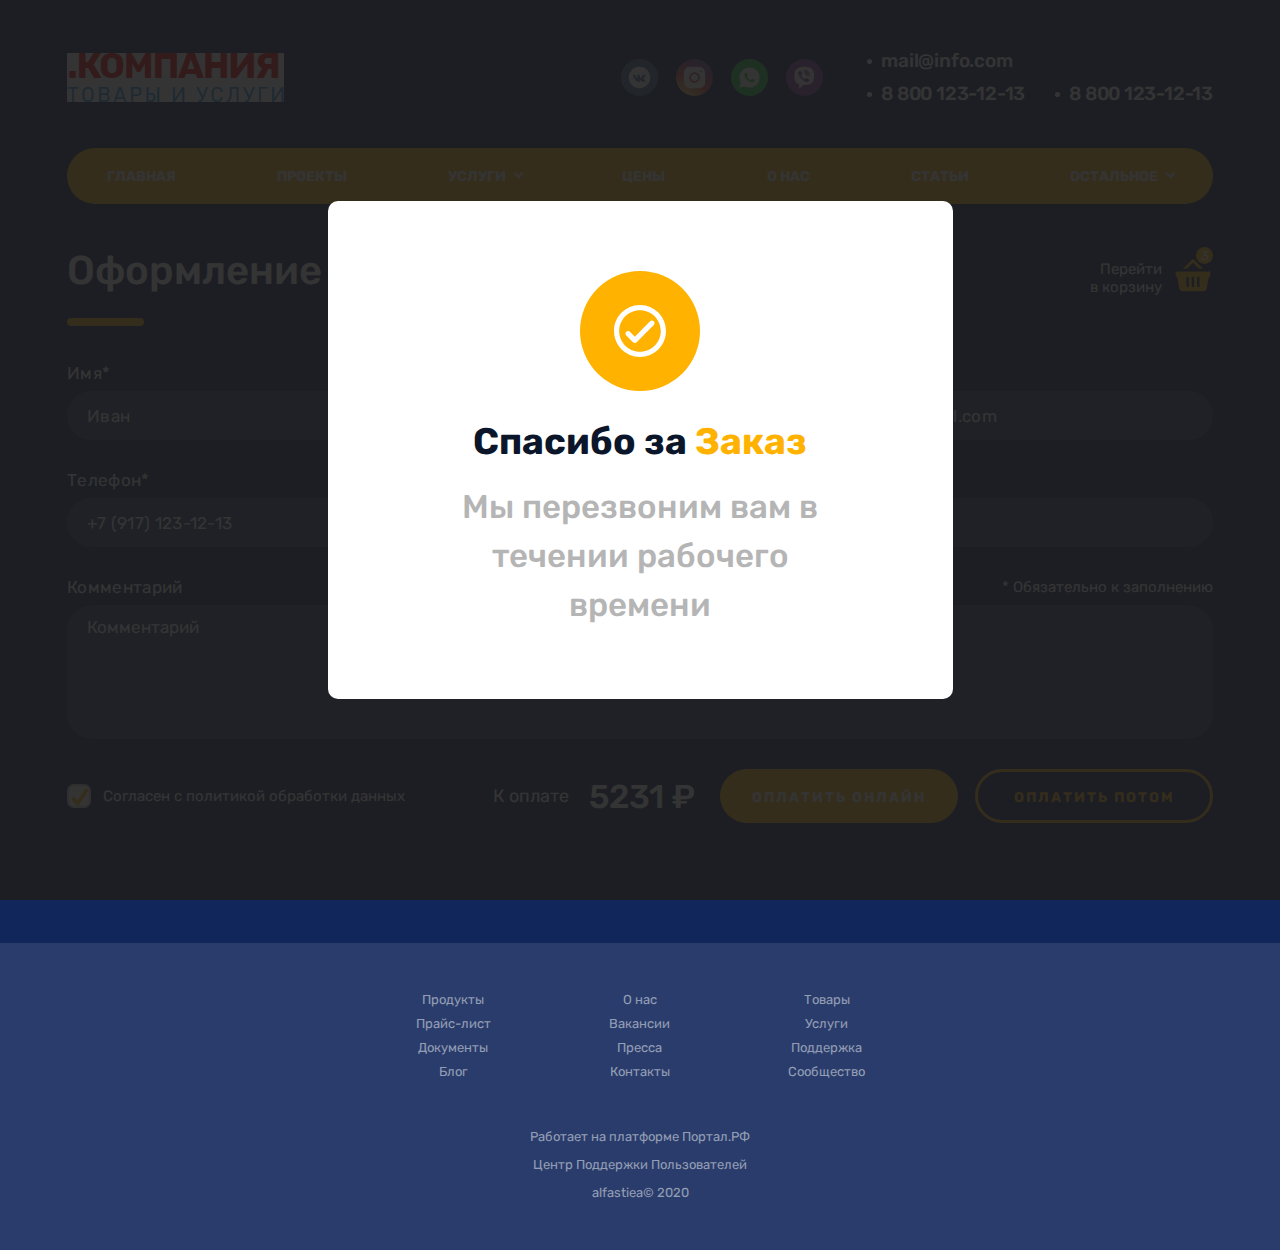
<file: checkout.html>
<!DOCTYPE html>
<html lang="ru">
	<head>
		<meta http-equiv="Content-Type" content="text/html; charset=utf-8">
		<!-- Переключение IE в последнию версию, на случай если в настройках пользователя стоит меньшая -->
		<meta http-equiv="X-UA-Compatible" content="IE=edge">

		<!-- Адаптирование страницы для мобильных устройств -->
		<meta name="viewport" content="width=device-width, initial-scale=1, maximum-scale=1">

		<!-- Запрет распознования номера телефона -->
		<meta name="format-detection" content="telephone=no">
		<meta name="SKYPE_TOOLBAR" content ="SKYPE_TOOLBAR_PARSER_COMPATIBLE">

		<!-- Заголовок страницы -->
		<title>Заголовок страницы</title>

		<!-- Данное значение часто используют(использовали) поисковые системы -->
		<meta name="description" content="">
		<meta name="keywords" content="">

		<!-- Традиционная иконка сайта, размер 16x16, прозрачность поддерживается. Рекомендуемый формат: .ico или .png -->
		<link rel="shortcut icon" href="images/favicon.ico">

		<!-- Подключение шрифтов с гугла -->
		<link href="https://fonts.googleapis.com/css2?family=Rubik:ital,wght@0,300;0,400;0,500;0,700;0,900;1,300;1,400;1,500;1,700;1,900&display=swap" rel="stylesheet">

		<!-- Подключение файлов стилей -->
		<link rel="stylesheet" href="css/fancybox.css">
		<link rel="stylesheet" href="css/owl.carousel.css">
		<link rel="stylesheet" href="css/ion.rangeSlider.css">
		<link rel="stylesheet" href="css/styles.css">

		<link rel="stylesheet" href="css/response_1185.css" media="(max-width: 1185px)">
		<link rel="stylesheet" href="css/response_1023.css" media="(max-width: 1023px)">
		<link rel="stylesheet" href="css/response_767.css" media="(max-width: 767px)">
		<link rel="stylesheet" href="css/response_479.css" media="(max-width: 479px)">
	</head>

	<body>
		<div class="wrap">
			<div class="main">
				<!-- Шапка -->
				<header>
					<button type="button" class="close">
						<span></span>
						<span></span>
					</button>


					<div class="mob_scroll">
						<div class="info">
							<div class="cont flex">

								<div class="logo">
									<a href="/">
										<img src="images/logo.png" alt="">
									</a>
								</div>


								<div class="socials">
									<a href="/" target="_blank" rel="noopener nofollow">
										<img src="images/ic_soc1.svg" alt="">
									</a>

									<a href="/" target="_blank" rel="noopener nofollow">
										<img src="images/ic_soc2.svg" alt="">
									</a>

									<a href="/" target="_blank" rel="noopener nofollow">
										<img src="images/ic_soc3.svg" alt="">
									</a>

									<a href="/" target="_blank" rel="noopener nofollow">
										<img src="images/ic_soc4.svg" alt="">
									</a>
								</div>


								<div class="contacts">
									<div class="email">
										<a href="mailto:mail@info.com">mail@info.com</a>
									</div>

									<div class="phones">
										<div><a href="tel:88001231213">8 800 123-12-13</a></div>

										<div><a href="tel:88001231213">8 800 123-12-13</a></div>
									</div>
								</div>

							</div>
						</div>


						<div class="bottom">
							<div class="cont">

								<ul class="menu flex">
									<li class="item">
										<a href="/">ГЛАВНАЯ</a>
									</li>

									<li class="item">
										<a href="/">ПРОЕКТЫ</a>
									</li>

									<li class="item">
										<a href="#" class="sub_link">
											<span>УСЛУГИ</span>
										</a>

										<div class="sub_menu">
											<div><a href="/">Пункт меню</a></div>
											<div><a href="/">Пункт меню</a></div>
											<div><a href="/">Пункт меню</a></div>
										</div>
									</li>

									<li class="item">
										<a href="/">ЦЕНЫ</a>
									</li>

									<li class="item">
										<a href="/">О НАС</a>
									</li>

									<li class="item">
										<a href="/">СТАТЬИ</a>
									</li>

									<li class="item">
										<a href="/">Пункт меню</a>
									</li>

									<li class="item">
										<a href="/" class="sub_link">
											<span>Пункт меню</span>
										</a>

										<div class="sub_menu">
											<div><a href="/">Пункт меню</a></div>
											<div><a href="/">Пункт меню</a></div>
											<div><a href="/">Пункт меню</a></div>
										</div>
									</li>

									<li class="item">
										<a href="/">Пункт меню</a>
									</li>
								</ul>

							</div>
						</div>
					</div>
				</header>


				<div class="mob_header">
					<div class="cont">

						<div class="logo">
							<a href="/">
								<img src="images/logo.png" alt="">
							</a>
						</div>


						<div class="bg">
							<div class="contacts">
								<a href="/">
									<img data-src="images/ic_phone.svg" alt="" class="lozad">
								</a>

								<a href="/">
									<img data-src="images/ic_phone2.svg" alt="" class="lozad">
								</a>

								<a href="/">
									<img data-src="images/ic_email.svg" alt="" class="lozad">
								</a>
							</div>

							<div class="socials">
								<a href="/" target="_blank" rel="noopener nofollow">
									<img src="images/ic_soc1.svg" alt="">
								</a>

								<a href="/" target="_blank" rel="noopener nofollow">
									<img src="images/ic_soc2.svg" alt="">
								</a>

								<a href="/" target="_blank" rel="noopener nofollow">
									<img src="images/ic_soc3.svg" alt="">
								</a>

								<a href="/" target="_blank" rel="noopener nofollow">
									<img src="images/ic_soc4.svg" alt="">
								</a>
							</div>
						</div>


						<button type="button" class="mob_menu_link">
							<span></span>
							<span></span>
							<span></span>
						</button>

					</div>
				</div>
				<!-- End Шапка -->


				<!-- Основная часть -->
				<section class="checkout_info block">
					<div class="cont">

						<div class="block_head">
							<div class="title">Оформление заказа</div>
						</div>

						<a href="/" class="cart_link">
							<div>Перейти<br> в корзину</div>

							<div class="icon">
								<svg height="90pt" preserveAspectRatio="xMidYMid meet" viewBox="0 0 90 90" width="90pt" xmlns="http://www.w3.org/2000/svg"><g transform="matrix(.1 0 0 -.1 0 90)"><path d="m330 765-105-105h45c42 0 49 4 112 67l68 67 68-67c63-63 70-67 112-67h45l-105 105c-58 58-112 105-120 105s-62-47-120-105z" fill="#2192E9"></path><path d="m67 593c-4-3-7-29-7-56 0-39 4-50 18-54 15-4 22-29 42-150 17-106 28-151 42-165 17-17 39-18 288-18s271 1 288 18c14 14 25 59 42 165 20 122 27 146 42 151 16 4 19 13 16 58l-3 53-381 3c-209 1-383-1-387-5zm288-233v-115h-25c-25 0-25 0-28 104-3 121 0 134 30 129 22-3 23-6 23-118zm120 0v-115h-25c-25 0-25 0-28 104-3 121 0 134 30 129 22-3 23-6 23-118zm120 0v-115h-25c-25 0-25 0-28 104-3 121 0 134 30 129 22-3 23-6 23-118z" fill="#2192E9"></path></g></svg>
							</div>

							<div class="count">3</div>
						</a>


						<form action="" class="form">
							<div class="columns">
								<div class="line width1of3">
									<div class="label">Имя*</div>

									<div class="field">
										<input type="text" name="" value="" class="input" placeholder="Иван" required>
									</div>
								</div>


								<div class="line width1of3">
									<div class="label">Фамилия*</div>

									<div class="field">
										<input type="text" name="" value="" class="input" placeholder="Петров" required>
									</div>
								</div>


								<div class="line width1of3">
									<div class="label">E-Mail</div>

									<div class="field">
										<input type="email" name="" value="" class="input" placeholder="info@gmail.com" required>
									</div>
								</div>


								<div class="line width1of3">
									<div class="label">Телефон*</div>

									<div class="field">
										<input type="tel" name="" value="" class="input" placeholder="+7 (917) 123-12-13" required>
									</div>
								</div>


								<div class="line width2of3">
									<div class="label">Адрес*</div>

									<div class="field">
										<input type="text" name="" value="" class="input" placeholder="ул. Ленина, 15, кв 3" required>
									</div>
								</div>
								
							</div>


							<div class="line">
								<div class="label">Комментарий</div>

								<div class="field">
									<textarea type="text" name="" value=""  placeholder="Комментарий"></textarea>
								</div>

								<div class="exp">* Обязательно к заполнению</div>
							</div>


							<div class="bottom">
								<div class="agree">
									<input type="checkbox" name="agree" id="agree_check" checked>
									<label for="agree_check">Согласен с политикой обработки данных
										<i><svg width="18" height="18" viewBox="0 0 18 18" fill="none" xmlns="http://www.w3.org/2000/svg"><path d="M16.9132 1.82809L15.3754 0.744931C14.9499 0.446366 14.367 0.560932 14.0822 0.998363L6.54409 12.5174L3.07992 8.92767C2.71809 8.55273 2.12844 8.55273 1.76661 8.92767L0.44996 10.292C0.0881317 10.667 0.0881317 11.278 0.44996 11.6564L5.77688 17.1764C6.07506 17.4854 6.54409 17.7214 6.96623 17.7214C7.38836 17.7214 7.81384 17.4472 8.08857 17.034L17.1611 3.16469C17.4492 2.72726 17.3386 2.12666 16.9132 1.82809Z" ></path></svg></i>
									</label>
								</div>


								<div class="total_price">
									К оплате <div class="val">5231 ₽</div>
								</div>


								<div class="submit">
									<button type="submit" class="submit_btn">ОПЛАТИТЬ ОНЛАЙН</button>

									<button type="button" class="pay_later">ОПЛАТИТЬ ПОТОМ</button>
								</div>
							</div>
						</form>

					</div>
				</section>
				<!-- End Основная часть -->
			</div>


			<!-- Подвал -->
			<footer>
				<div class="cont">

					<div class="links">
						<div><a href="/">Продукты</a></div>
						<div><a href="/">Прайс-лист</a></div>
						<div><a href="/">Документы</a></div>
						<div><a href="/">Блог</a></div>
						<div><a href="/">О нас</a></div>
						<div><a href="/">Вакансии</a></div>
						<div><a href="/">Пресса</a></div>
						<div><a href="/">Контакты</a></div>
						<div><a href="/">Товары</a></div>
						<div><a href="/">Услуги</a></div>
						<div><a href="/">Поддержка</a></div>
						<div><a href="/">Сообщество</a></div>
					</div>


					<div class="creator">
						Работает на платформе
						<a href="/" target="_blank" rel="noopener">Портал.РФ</a>
					</div>

					<div class="support">
						<a href="/">Центр Поддержки Пользователей</a>
					</div>


					<div class="copyright">
						alfastiea&copy; 2020
					</div>

				</div>
			</footer>
			<!-- End Подвал -->
		</div>


		<div class="buttonUp">
			<button type="button"></button>
		</div>


		<div class="overlay"></div>

		<div class="supports_error">
			Ваш браузер устарел рекомендуем обновить его до последней версии<br> или использовать другой более современный.
		</div>
		

		<section class="modal" id="thanks">
			<div class="icon">
				<svg width="52" height="52" viewBox="0 0 52 52" fill="none" xmlns="http://www.w3.org/2000/svg">
					<path fill-rule="evenodd" clip-rule="evenodd" d="M26 0C11.648 0 0 11.648 0 26C0 40.352 11.648 52 26 52C40.352 52 52 40.352 52 26C52 11.648 40.352 0 26 0ZM26 46.8C14.534 46.8 5.2 37.466 5.2 26C5.2 14.534 14.534 5.2 26 5.2C37.466 5.2 46.8 14.534 46.8 26C46.8 37.466 37.466 46.8 26 46.8ZM20.8 31.642L36.088 16.354C37.102 15.34 38.766 15.34 39.78 16.354C40.794 17.368 40.794 19.006 39.78 20.02L22.646 37.154C21.632 38.168 19.994 38.168 18.98 37.154L12.246 30.42C11.232 29.406 11.232 27.768 12.246 26.754C13.26 25.74 14.898 25.74 15.912 26.754L20.8 31.642Z" fill="white"/>
				</svg>

			</div>

			<div class="title">Спасибо за <span>Заказ</span></div>

			<div class="desc">Мы перезвоним вам в течении рабочего времени</div>
		</section>
		

		


		<!-- Подключение javascript файлов -->
		<script src="js/jquery-3.4.1.min.js"></script>
		<script src="js/jquery-migrate-1.4.1.min.js"></script>
		<script src="js/lozad.min.js"></script>
		<script src="js/owl.carousel.min.js"></script>
		<script src="js/inputmask.min.js"></script>
		<script src="js/nice-select.js"></script>
		<script src="js/flexmenu.min.js"></script>
		<script src="js/fancybox.min.js"></script>
		<script src="js/ion.rangeSlider.min.js"></script>
		<script src="js/countdown.js"></script>
		<script src="js/before-after.min.js"></script>
		<script src="js/functions.js"></script>
		<script src="js/scripts.js"></script>


		<script>
			$.fancybox.open({
				src  : '#thanks',
				type : 'inline',
				touch : false
			})
		</script>

	</body>
</html>
</file>
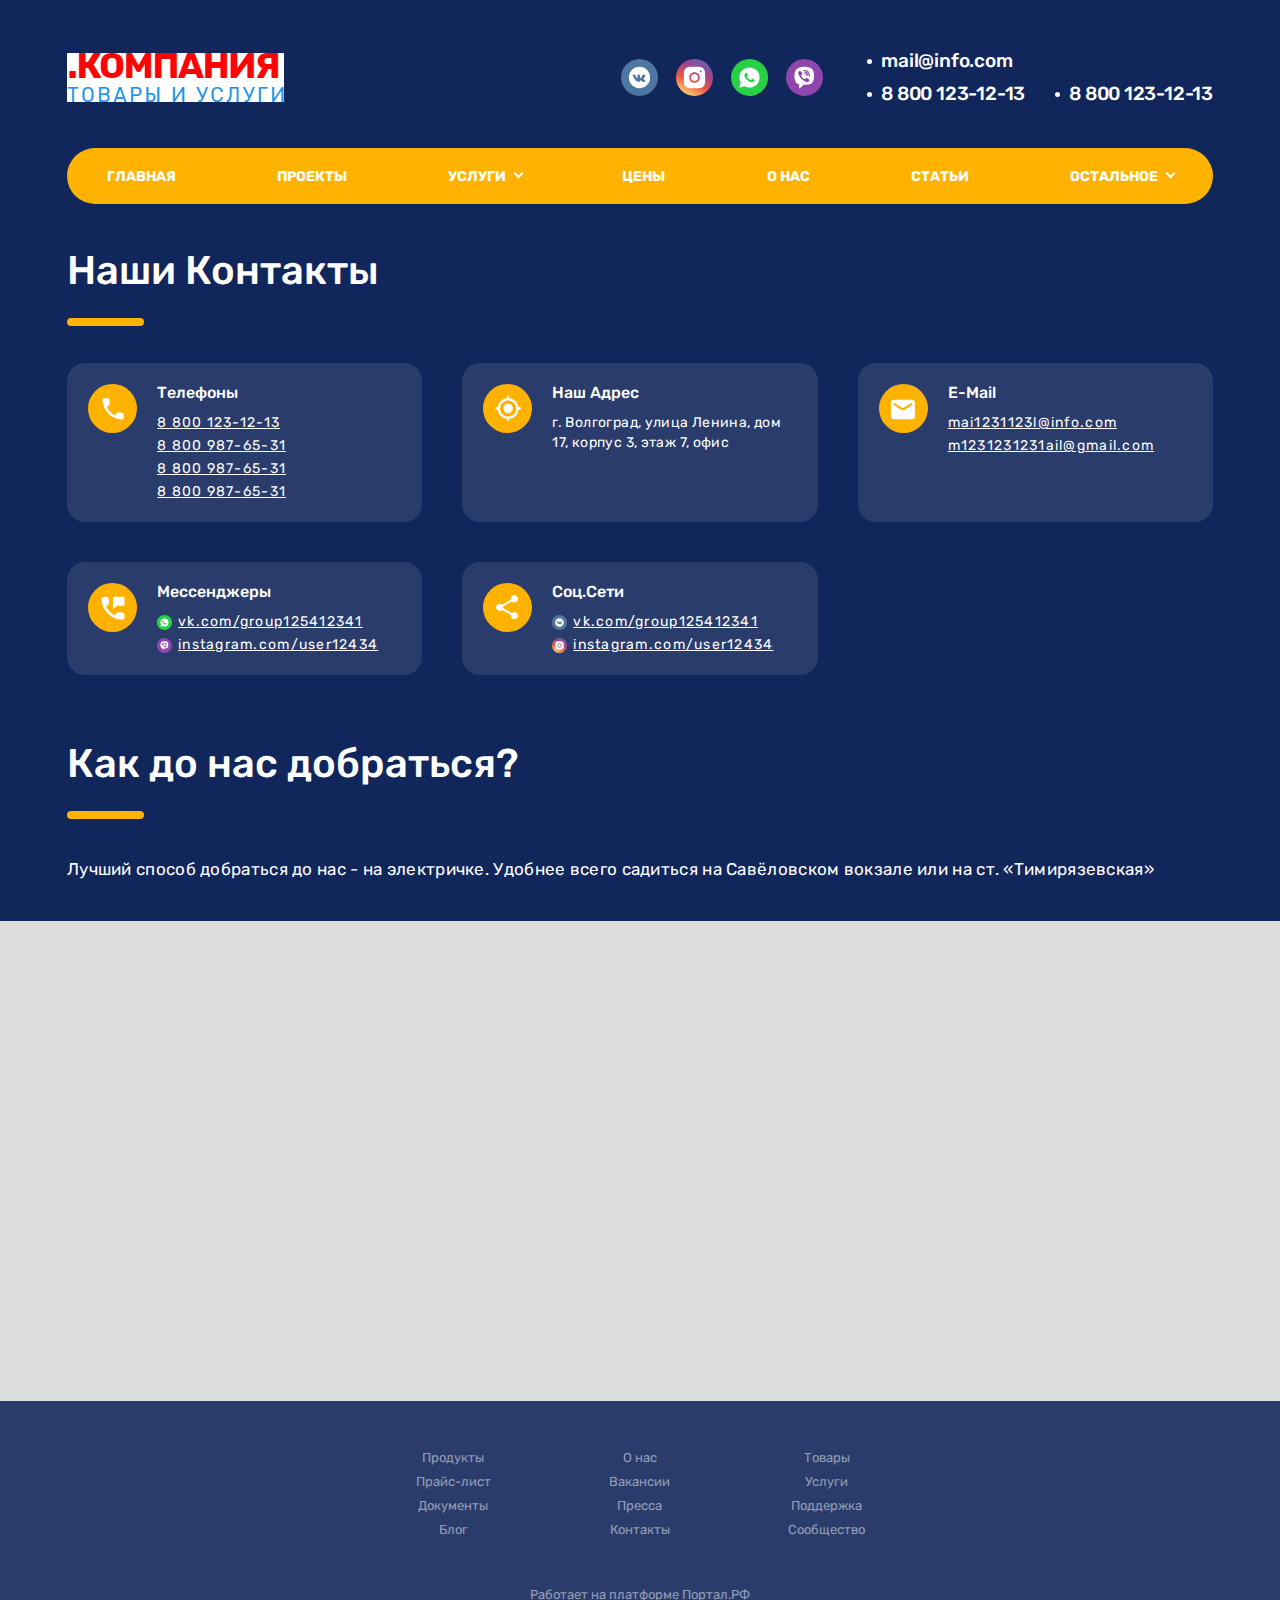
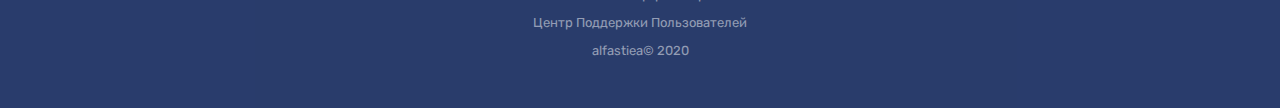
<file: contacts.html>
<!DOCTYPE html>
<html lang="ru">
	<head>
		<meta http-equiv="Content-Type" content="text/html; charset=utf-8">
		<!-- Переключение IE в последнию версию, на случай если в настройках пользователя стоит меньшая -->
		<meta http-equiv="X-UA-Compatible" content="IE=edge">

		<!-- Адаптирование страницы для мобильных устройств -->
		<meta name="viewport" content="width=device-width, initial-scale=1, maximum-scale=1">

		<!-- Запрет распознования номера телефона -->
		<meta name="format-detection" content="telephone=no">
		<meta name="SKYPE_TOOLBAR" content ="SKYPE_TOOLBAR_PARSER_COMPATIBLE">

		<!-- Заголовок страницы -->
		<title>Заголовок страницы</title>

		<!-- Данное значение часто используют(использовали) поисковые системы -->
		<meta name="description" content="">
		<meta name="keywords" content="">

		<!-- Традиционная иконка сайта, размер 16x16, прозрачность поддерживается. Рекомендуемый формат: .ico или .png -->
		<link rel="shortcut icon" href="images/favicon.ico">

		<!-- Подключение шрифтов с гугла -->
		<link href="https://fonts.googleapis.com/css2?family=Rubik:ital,wght@0,300;0,400;0,500;0,700;0,900;1,300;1,400;1,500;1,700;1,900&display=swap" rel="stylesheet">

		<!-- Подключение файлов стилей -->
		<link rel="stylesheet" href="css/fancybox.css">
		<link rel="stylesheet" href="css/owl.carousel.css">
		<link rel="stylesheet" href="css/ion.rangeSlider.css">
		<link rel="stylesheet" href="css/styles.css">

		<link rel="stylesheet" href="css/response_1185.css" media="(max-width: 1185px)">
		<link rel="stylesheet" href="css/response_1023.css" media="(max-width: 1023px)">
		<link rel="stylesheet" href="css/response_767.css" media="(max-width: 767px)">
		<link rel="stylesheet" href="css/response_479.css" media="(max-width: 479px)">
	</head>

	<body>
		<div class="wrap">
			<div class="main">
				<!-- Шапка -->
				<header>
					<button type="button" class="close">
						<span></span>
						<span></span>
					</button>


					<div class="mob_scroll">
						<div class="info">
							<div class="cont flex">

								<div class="logo">
									<a href="/">
										<img src="images/logo.png" alt="">
									</a>
								</div>


								<div class="socials">
									<a href="/" target="_blank" rel="noopener nofollow">
										<img src="images/ic_soc1.svg" alt="">
									</a>

									<a href="/" target="_blank" rel="noopener nofollow">
										<img src="images/ic_soc2.svg" alt="">
									</a>

									<a href="/" target="_blank" rel="noopener nofollow">
										<img src="images/ic_soc3.svg" alt="">
									</a>

									<a href="/" target="_blank" rel="noopener nofollow">
										<img src="images/ic_soc4.svg" alt="">
									</a>
								</div>


								<div class="contacts">
									<div class="email">
										<a href="mailto:mail@info.com">mail@info.com</a>
									</div>

									<div class="phones">
										<div><a href="tel:88001231213">8 800 123-12-13</a></div>

										<div><a href="tel:88001231213">8 800 123-12-13</a></div>
									</div>
								</div>

							</div>
						</div>


						<div class="bottom">
							<div class="cont">

								<ul class="menu flex">
									<li class="item">
										<a href="/">ГЛАВНАЯ</a>
									</li>

									<li class="item">
										<a href="/">ПРОЕКТЫ</a>
									</li>

									<li class="item">
										<a href="#" class="sub_link">
											<span>УСЛУГИ</span>
										</a>

										<div class="sub_menu">
											<div><a href="/">Пункт меню</a></div>
											<div><a href="/">Пункт меню</a></div>
											<div><a href="/">Пункт меню</a></div>
										</div>
									</li>

									<li class="item">
										<a href="/">ЦЕНЫ</a>
									</li>

									<li class="item">
										<a href="/">О НАС</a>
									</li>

									<li class="item">
										<a href="/">СТАТЬИ</a>
									</li>

									<li class="item">
										<a href="/">Пункт меню</a>
									</li>

									<li class="item">
										<a href="/" class="sub_link">
											<span>Пункт меню</span>
										</a>

										<div class="sub_menu">
											<div><a href="/">Пункт меню</a></div>
											<div><a href="/">Пункт меню</a></div>
											<div><a href="/">Пункт меню</a></div>
										</div>
									</li>

									<li class="item">
										<a href="/">Пункт меню</a>
									</li>
								</ul>

							</div>
						</div>
					</div>
				</header>


				<div class="mob_header">
					<div class="cont">

						<div class="logo">
							<a href="/">
								<img src="images/logo.png" alt="">
							</a>
						</div>


						<div class="bg">
							<div class="contacts">
								<a href="/">
									<img data-src="images/ic_phone.svg" alt="" class="lozad">
								</a>

								<a href="/">
									<img data-src="images/ic_phone2.svg" alt="" class="lozad">
								</a>

								<a href="/">
									<img data-src="images/ic_email.svg" alt="" class="lozad">
								</a>
							</div>

							<div class="socials">
								<a href="/" target="_blank" rel="noopener nofollow">
									<img src="images/ic_soc1.svg" alt="">
								</a>

								<a href="/" target="_blank" rel="noopener nofollow">
									<img src="images/ic_soc2.svg" alt="">
								</a>

								<a href="/" target="_blank" rel="noopener nofollow">
									<img src="images/ic_soc3.svg" alt="">
								</a>

								<a href="/" target="_blank" rel="noopener nofollow">
									<img src="images/ic_soc4.svg" alt="">
								</a>
							</div>
						</div>


						<button type="button" class="mob_menu_link">
							<span></span>
							<span></span>
							<span></span>
						</button>

					</div>
				</div>
				<!-- End Шапка -->


				<!-- Основная часть -->
				<section class="contacts_info">
					<div class="cont">

						<div class="block_head">
							<div class="title">Наши Контакты</div>
						</div>


						<div class="info">
							<div class="flex">
								<div class="item">
									<div class="icon">
										<img data-src="images/ic_phone.svg" alt="" class="lozad">
									</div>

									<div class="title">Телефоны</div>

									<div class="val phone">
										<div><a href="tel:88001231213">8 800 123-12-13</a></div>

										<div><a href="tel:88009876531">8 800 987-65-31</a></div>

										<div><a href="tel:88009876531">8 800 987-65-31</a></div>
										<div><a href="tel:88009876531">8 800 987-65-31</a></div>
									</div>
								</div>


								<div class="item">
									<div class="icon">
										<img data-src="images/ic_adres.svg" alt="" class="lozad">
									</div>

									<div class="title">Наш Адрес</div>

									<div class="val adres">
										г. Волгоград, улица Ленина, дом 17, корпус 3, этаж 7, офис
									</div>
								</div>


								<div class="item">
									<div class="icon">
										<img data-src="images/ic_email.svg" alt="" class="lozad">
									</div>

									<div class="title">E-Mail</div>

									<div class="val email">
										<div><a href="mailto:mai1231123l@info.com">mai1231123l@info.com</a></div>

										<div><a href="mailto:m1231231231ail@gmail.com">m1231231231ail@gmail.com</a></div>
									</div>
								</div>


								<div class="item">
									<div class="icon">
										<img data-src="images/ic_messengers.svg" alt="" class="lozad">
									</div>

									<div class="title">Мессенджеры</div>

									<div class="val messengers">
										<div><a href="/" target="_blank" rel="nofollow noopener" class="ic_whatsapp">vk.com/group125412341</a></div>

										<div><a href="/" target="_blank" rel="nofollow noopener" class="ic_viber">instagram.com/user12434</a></div>
									</div>
								</div>


								<div class="item">
									<div class="icon">
										<img data-src="images/ic_socials.svg" alt="" class="lozad">
									</div>

									<div class="title">Соц.Сети</div>

									<div class="val socials">
										<div><a href="/" target="_blank" rel="nofollow noopener" class="ic_vk">vk.com/group125412341</a></div>

										<div><a href="/" target="_blank" rel="nofollow noopener" class="ic_insta">instagram.com/user12434</a></div>
									</div>
								</div>
							</div>
						</div>

					</div>


					<div class="map_wrap">
						<div class="cont">

							<div class="block_head">
								<div class="title">Как до нас добраться?</div>

								<div class="desc">Лучший способ добраться до нас - на электричке. Удобнее всего садиться на Савёловском вокзале или на ст. «Тимирязевская»</div>
							</div>

						</div>


						<div class="map">
							<script type="text/javascript" charset="utf-8" async src="https://api-maps.yandex.ru/services/constructor/1.0/js/?um=constructor%3Ay1sYoVOfg5u2n2tzkSNDlywSqmpRb7MW&amp;width=100%25&amp;height=100%25&amp;lang=ru_RU&amp;scroll=false"></script>
						</div>
					</div>
				</section>
				<!-- End Основная часть -->
			</div>


			<!-- Подвал -->
			<footer>
				<div class="cont">

					<div class="links">
						<div><a href="/">Продукты</a></div>
						<div><a href="/">Прайс-лист</a></div>
						<div><a href="/">Документы</a></div>
						<div><a href="/">Блог</a></div>
						<div><a href="/">О нас</a></div>
						<div><a href="/">Вакансии</a></div>
						<div><a href="/">Пресса</a></div>
						<div><a href="/">Контакты</a></div>
						<div><a href="/">Товары</a></div>
						<div><a href="/">Услуги</a></div>
						<div><a href="/">Поддержка</a></div>
						<div><a href="/">Сообщество</a></div>
					</div>


					<div class="creator">
						Работает на платформе
						<a href="/" target="_blank" rel="noopener">Портал.РФ</a>
					</div>

					<div class="support">
						<a href="/">Центр Поддержки Пользователей</a>
					</div>


					<div class="copyright">
						alfastiea&copy; 2020
					</div>

				</div>
			</footer>
			<!-- End Подвал -->
		</div>


		<div class="buttonUp">
			<button type="button"></button>
		</div>


		<div class="overlay"></div>

		<div class="supports_error">
			Ваш браузер устарел рекомендуем обновить его до последней версии<br> или использовать другой более современный.
		</div>


		<!-- Подключение javascript файлов -->
		<script src="js/jquery-3.4.1.min.js"></script>
		<script src="js/jquery-migrate-1.4.1.min.js"></script>
		<script src="js/lozad.min.js"></script>
		<script src="js/owl.carousel.min.js"></script>
		<script src="js/inputmask.min.js"></script>
		<script src="js/nice-select.js"></script>
		<script src="js/flexmenu.min.js"></script>
		<script src="js/fancybox.min.js"></script>
		<script src="js/ion.rangeSlider.min.js"></script>
		<script src="js/countdown.js"></script>
		<script src="js/before-after.min.js"></script>
		<script src="js/functions.js"></script>
		<script src="js/scripts.js"></script>
	</body>
</html>
</file>
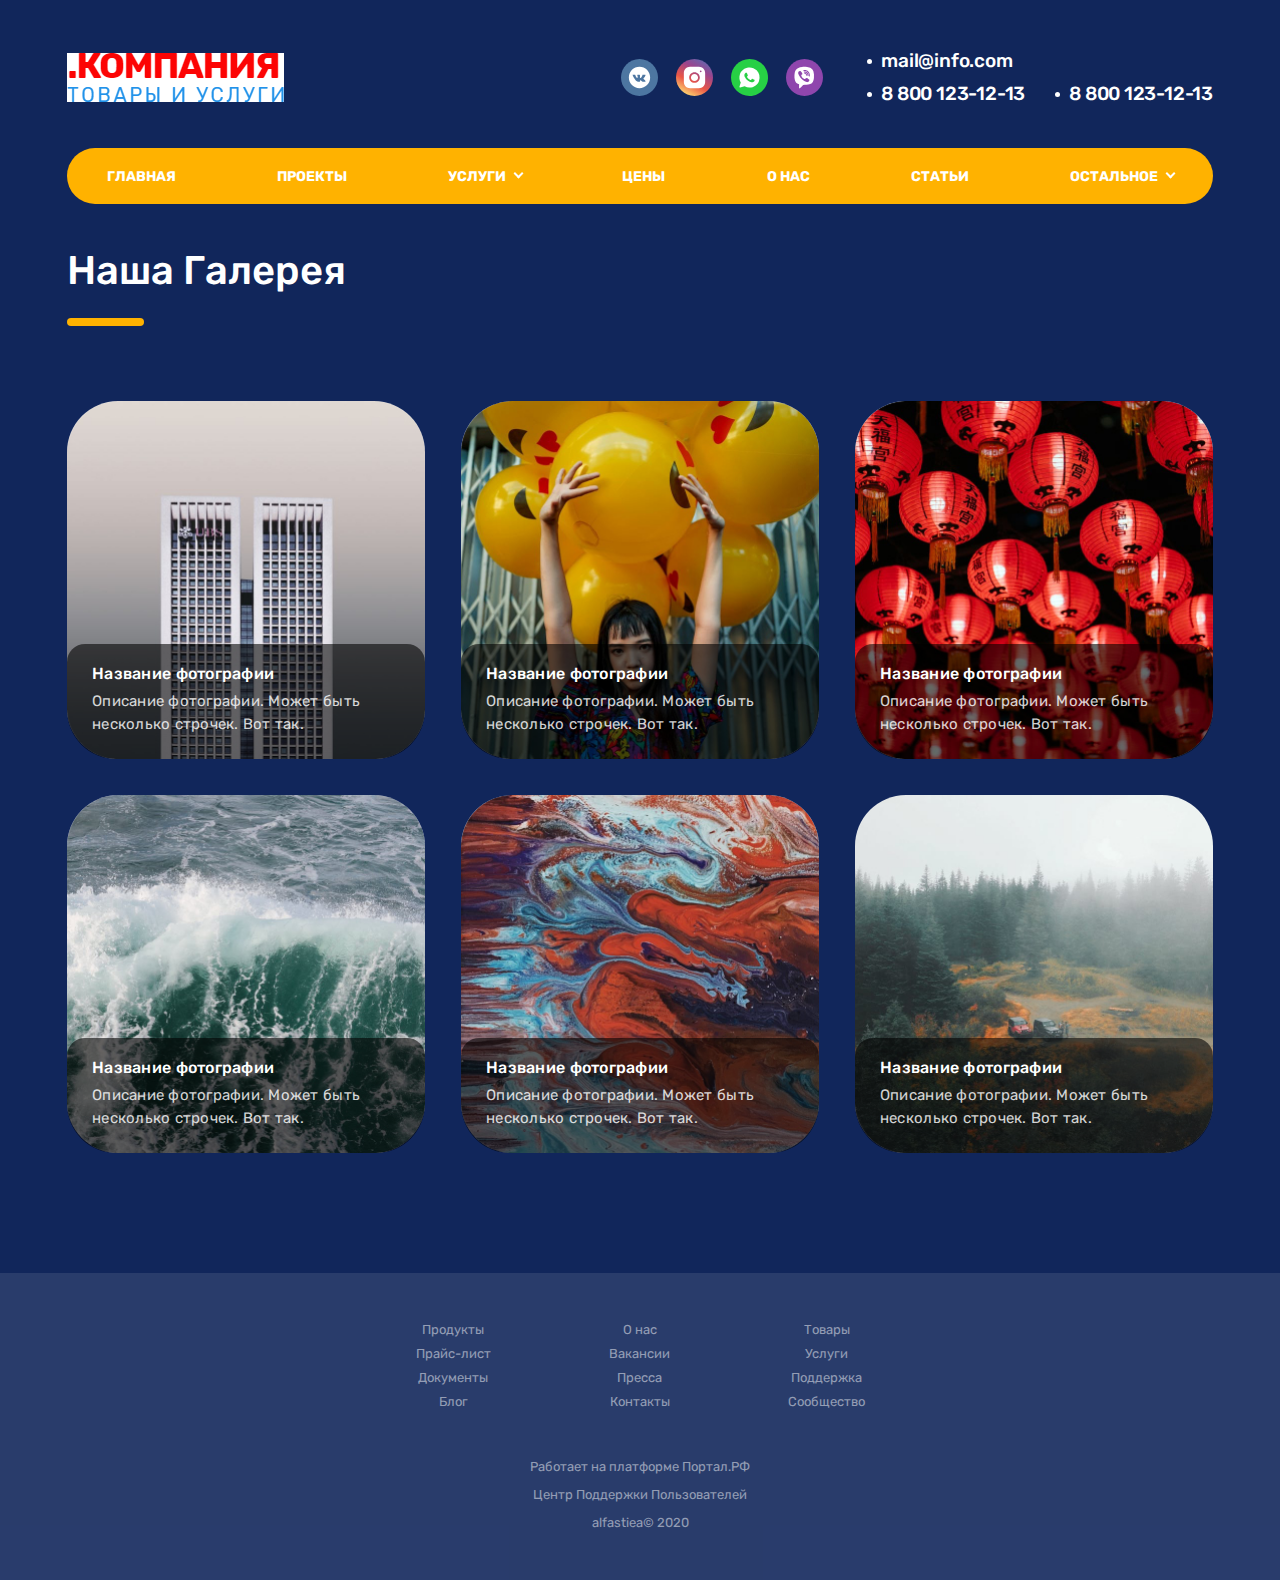
<file: gallery.html>
<!DOCTYPE html>
<html lang="ru">
	<head>
		<meta http-equiv="Content-Type" content="text/html; charset=utf-8">
		<!-- Переключение IE в последнию версию, на случай если в настройках пользователя стоит меньшая -->
		<meta http-equiv="X-UA-Compatible" content="IE=edge">

		<!-- Адаптирование страницы для мобильных устройств -->
		<meta name="viewport" content="width=device-width, initial-scale=1, maximum-scale=1">

		<!-- Запрет распознования номера телефона -->
		<meta name="format-detection" content="telephone=no">
		<meta name="SKYPE_TOOLBAR" content ="SKYPE_TOOLBAR_PARSER_COMPATIBLE">

		<!-- Заголовок страницы -->
		<title>Заголовок страницы</title>

		<!-- Данное значение часто используют(использовали) поисковые системы -->
		<meta name="description" content="">
		<meta name="keywords" content="">

		<!-- Традиционная иконка сайта, размер 16x16, прозрачность поддерживается. Рекомендуемый формат: .ico или .png -->
		<link rel="shortcut icon" href="images/favicon.ico">

		<!-- Подключение шрифтов с гугла -->
		<link href="https://fonts.googleapis.com/css2?family=Rubik:ital,wght@0,300;0,400;0,500;0,700;0,900;1,300;1,400;1,500;1,700;1,900&display=swap" rel="stylesheet">

		<!-- Подключение файлов стилей -->
		<link rel="stylesheet" href="css/fancybox.css">
		<link rel="stylesheet" href="css/owl.carousel.css">
		<link rel="stylesheet" href="css/ion.rangeSlider.css">
		<link rel="stylesheet" href="css/styles.css">

		<link rel="stylesheet" href="css/response_1185.css" media="(max-width: 1185px)">
		<link rel="stylesheet" href="css/response_1023.css" media="(max-width: 1023px)">
		<link rel="stylesheet" href="css/response_767.css" media="(max-width: 767px)">
		<link rel="stylesheet" href="css/response_479.css" media="(max-width: 479px)">
	</head>

	<body>
		<div class="wrap">
			<div class="main">
				<!-- Шапка -->
				<header>
					<button type="button" class="close">
						<span></span>
						<span></span>
					</button>


					<div class="mob_scroll">
						<div class="info">
							<div class="cont flex">

								<div class="logo">
									<a href="/">
										<img src="images/logo.png" alt="">
									</a>
								</div>


								<div class="socials">
									<a href="/" target="_blank" rel="noopener nofollow">
										<img src="images/ic_soc1.svg" alt="">
									</a>

									<a href="/" target="_blank" rel="noopener nofollow">
										<img src="images/ic_soc2.svg" alt="">
									</a>

									<a href="/" target="_blank" rel="noopener nofollow">
										<img src="images/ic_soc3.svg" alt="">
									</a>

									<a href="/" target="_blank" rel="noopener nofollow">
										<img src="images/ic_soc4.svg" alt="">
									</a>
								</div>


								<div class="contacts">
									<div class="email">
										<a href="mailto:mail@info.com">mail@info.com</a>
									</div>

									<div class="phones">
										<div><a href="tel:88001231213">8 800 123-12-13</a></div>

										<div><a href="tel:88001231213">8 800 123-12-13</a></div>
									</div>
								</div>

							</div>
						</div>


						<div class="bottom">
							<div class="cont">

								<ul class="menu flex">
									<li class="item">
										<a href="/">ГЛАВНАЯ</a>
									</li>

									<li class="item">
										<a href="/">ПРОЕКТЫ</a>
									</li>

									<li class="item">
										<a href="#" class="sub_link">
											<span>УСЛУГИ</span>
										</a>

										<div class="sub_menu">
											<div><a href="/">Пункт меню</a></div>
											<div><a href="/">Пункт меню</a></div>
											<div><a href="/">Пункт меню</a></div>
										</div>
									</li>

									<li class="item">
										<a href="/">ЦЕНЫ</a>
									</li>

									<li class="item">
										<a href="/">О НАС</a>
									</li>

									<li class="item">
										<a href="/">СТАТЬИ</a>
									</li>

									<li class="item">
										<a href="/">Пункт меню</a>
									</li>

									<li class="item">
										<a href="/" class="sub_link">
											<span>Пункт меню</span>
										</a>

										<div class="sub_menu">
											<div><a href="/">Пункт меню</a></div>
											<div><a href="/">Пункт меню</a></div>
											<div><a href="/">Пункт меню</a></div>
										</div>
									</li>

									<li class="item">
										<a href="/">Пункт меню</a>
									</li>
								</ul>

							</div>
						</div>
					</div>
				</header>


				<div class="mob_header">
					<div class="cont">

						<div class="logo">
							<a href="/">
								<img src="images/logo.png" alt="">
							</a>
						</div>


						<div class="bg">
							<div class="contacts">
								<a href="/">
									<img data-src="images/ic_phone.svg" alt="" class="lozad">
								</a>

								<a href="/">
									<img data-src="images/ic_phone2.svg" alt="" class="lozad">
								</a>

								<a href="/">
									<img data-src="images/ic_email.svg" alt="" class="lozad">
								</a>
							</div>

							<div class="socials">
								<a href="/" target="_blank" rel="noopener nofollow">
									<img src="images/ic_soc1.svg" alt="">
								</a>

								<a href="/" target="_blank" rel="noopener nofollow">
									<img src="images/ic_soc2.svg" alt="">
								</a>

								<a href="/" target="_blank" rel="noopener nofollow">
									<img src="images/ic_soc3.svg" alt="">
								</a>

								<a href="/" target="_blank" rel="noopener nofollow">
									<img src="images/ic_soc4.svg" alt="">
								</a>
							</div>
						</div>


						<button type="button" class="mob_menu_link">
							<span></span>
							<span></span>
							<span></span>
						</button>

					</div>
				</div>
				<!-- End Шапка -->


				<!-- Основная часть -->
				<section class="gallery block">
					<div class="cont">

						<div class="block_head">
							<div class="title">Наша Галерея</div>
						</div>


						<div class="flex">
							<a href="images/tmp/gallery_thumb.jpg" class="item fanycy_img" data-fancybox="gallery">
								<img data-src="images/tmp/gallery_thumb.jpg" alt="" class="lozad">

								<div class="info">
									<div class="name">Название фотографии</div>

									<div class="desc">Описание фотографии. Может быть несколько строчек. Вот так.</div>
								</div>
							</a>


							<a href="images/tmp/gallery_thumb2.jpg" class="item fanycy_img" data-fancybox="gallery">
								<img data-src="images/tmp/gallery_thumb2.jpg" alt="" class="lozad">

								<div class="info">
									<div class="name">Название фотографии</div>

									<div class="desc">Описание фотографии. Может быть несколько строчек. Вот так.</div>
								</div>
							</a>


							<a href="images/tmp/gallery_thumb3.jpg" class="item fanycy_img" data-fancybox="gallery">
								<img data-src="images/tmp/gallery_thumb3.jpg" alt="" class="lozad">

								<div class="info">
									<div class="name">Название фотографии</div>

									<div class="desc">Описание фотографии. Может быть несколько строчек. Вот так.</div>
								</div>
							</a>


							<a href="images/tmp/gallery_thumb4.jpg" class="item fanycy_img" data-fancybox="gallery">
								<img data-src="images/tmp/gallery_thumb4.jpg" alt="" class="lozad">

								<div class="info">
									<div class="name">Название фотографии</div>

									<div class="desc">Описание фотографии. Может быть несколько строчек. Вот так.</div>
								</div>
							</a>


							<a href="images/tmp/gallery_thumb5.jpg" class="item fanycy_img" data-fancybox="gallery">
								<img data-src="images/tmp/gallery_thumb5.jpg" alt="" class="lozad">

								<div class="info">
									<div class="name">Название фотографии</div>

									<div class="desc">Описание фотографии. Может быть несколько строчек. Вот так.</div>
								</div>
							</a>


							<a href="images/tmp/gallery_thumb6.jpg" class="item fanycy_img" data-fancybox="gallery">
								<img data-src="images/tmp/gallery_thumb6.jpg" alt="" class="lozad">

								<div class="info">
									<div class="name">Название фотографии</div>

									<div class="desc">Описание фотографии. Может быть несколько строчек. Вот так.</div>
								</div>
							</a>
						</div>

						


						

					</div>
				</section>
				<!-- End Основная часть -->
			</div>


			<!-- Подвал -->
			<footer>
				<div class="cont">

					<div class="links">
						<div><a href="/">Продукты</a></div>
						<div><a href="/">Прайс-лист</a></div>
						<div><a href="/">Документы</a></div>
						<div><a href="/">Блог</a></div>
						<div><a href="/">О нас</a></div>
						<div><a href="/">Вакансии</a></div>
						<div><a href="/">Пресса</a></div>
						<div><a href="/">Контакты</a></div>
						<div><a href="/">Товары</a></div>
						<div><a href="/">Услуги</a></div>
						<div><a href="/">Поддержка</a></div>
						<div><a href="/">Сообщество</a></div>
					</div>


					<div class="creator">
						Работает на платформе
						<a href="/" target="_blank" rel="noopener">Портал.РФ</a>
					</div>

					<div class="support">
						<a href="/">Центр Поддержки Пользователей</a>
					</div>


					<div class="copyright">
						alfastiea&copy; 2020
					</div>

				</div>
			</footer>
			<!-- End Подвал -->
		</div>


		<div class="buttonUp">
			<button type="button"></button>
		</div>


		<div class="overlay"></div>

		<div class="supports_error">
			Ваш браузер устарел рекомендуем обновить его до последней версии<br> или использовать другой более современный.
		</div>


		<!-- Подключение javascript файлов -->
		<script src="js/jquery-3.4.1.min.js"></script>
		<script src="js/jquery-migrate-1.4.1.min.js"></script>
		<script src="js/lozad.min.js"></script>
		<script src="js/owl.carousel.min.js"></script>
		<script src="js/inputmask.min.js"></script>
		<script src="js/nice-select.js"></script>
		<script src="js/flexmenu.min.js"></script>
		<script src="js/fancybox.min.js"></script>
		<script src="js/ion.rangeSlider.min.js"></script>
		<script src="js/countdown.js"></script>
		<script src="js/before-after.min.js"></script>
		<script src="js/functions.js"></script>
		<script src="js/scripts.js"></script>
	</body>
</html>
</file>
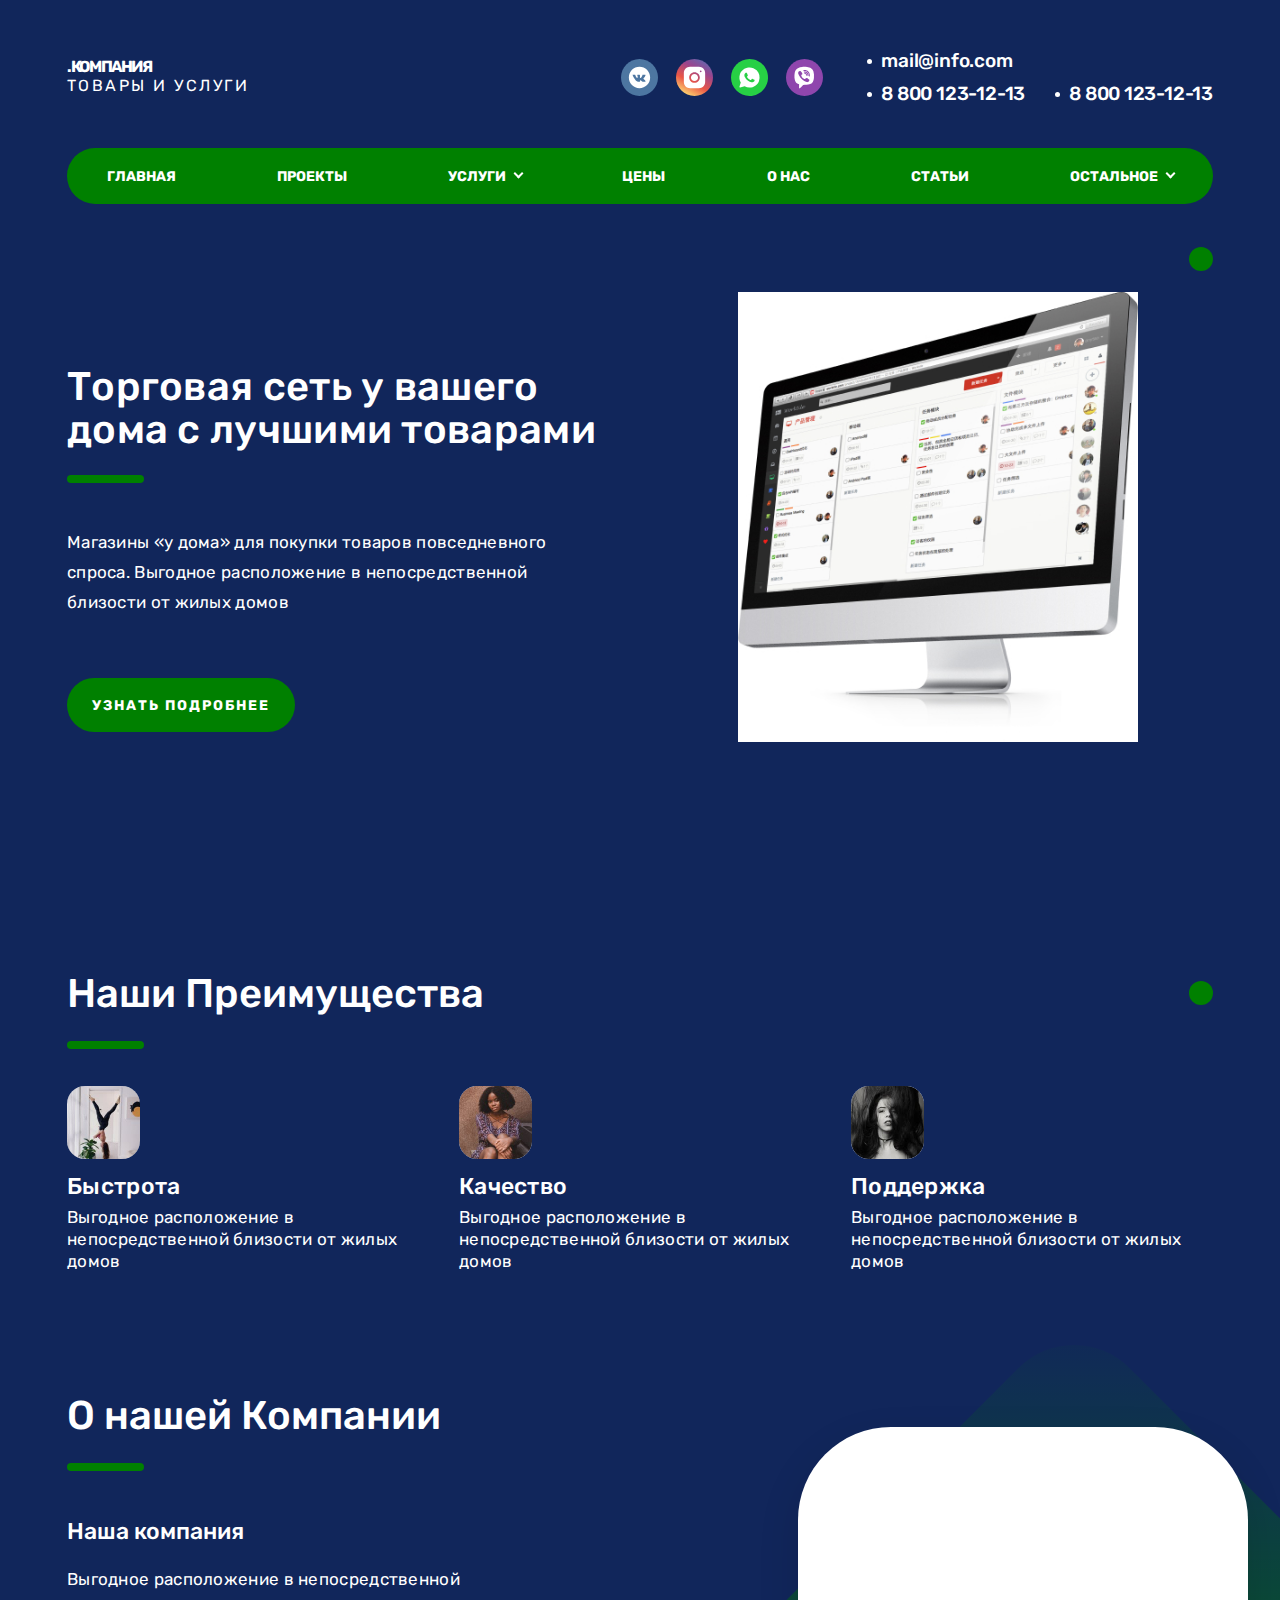
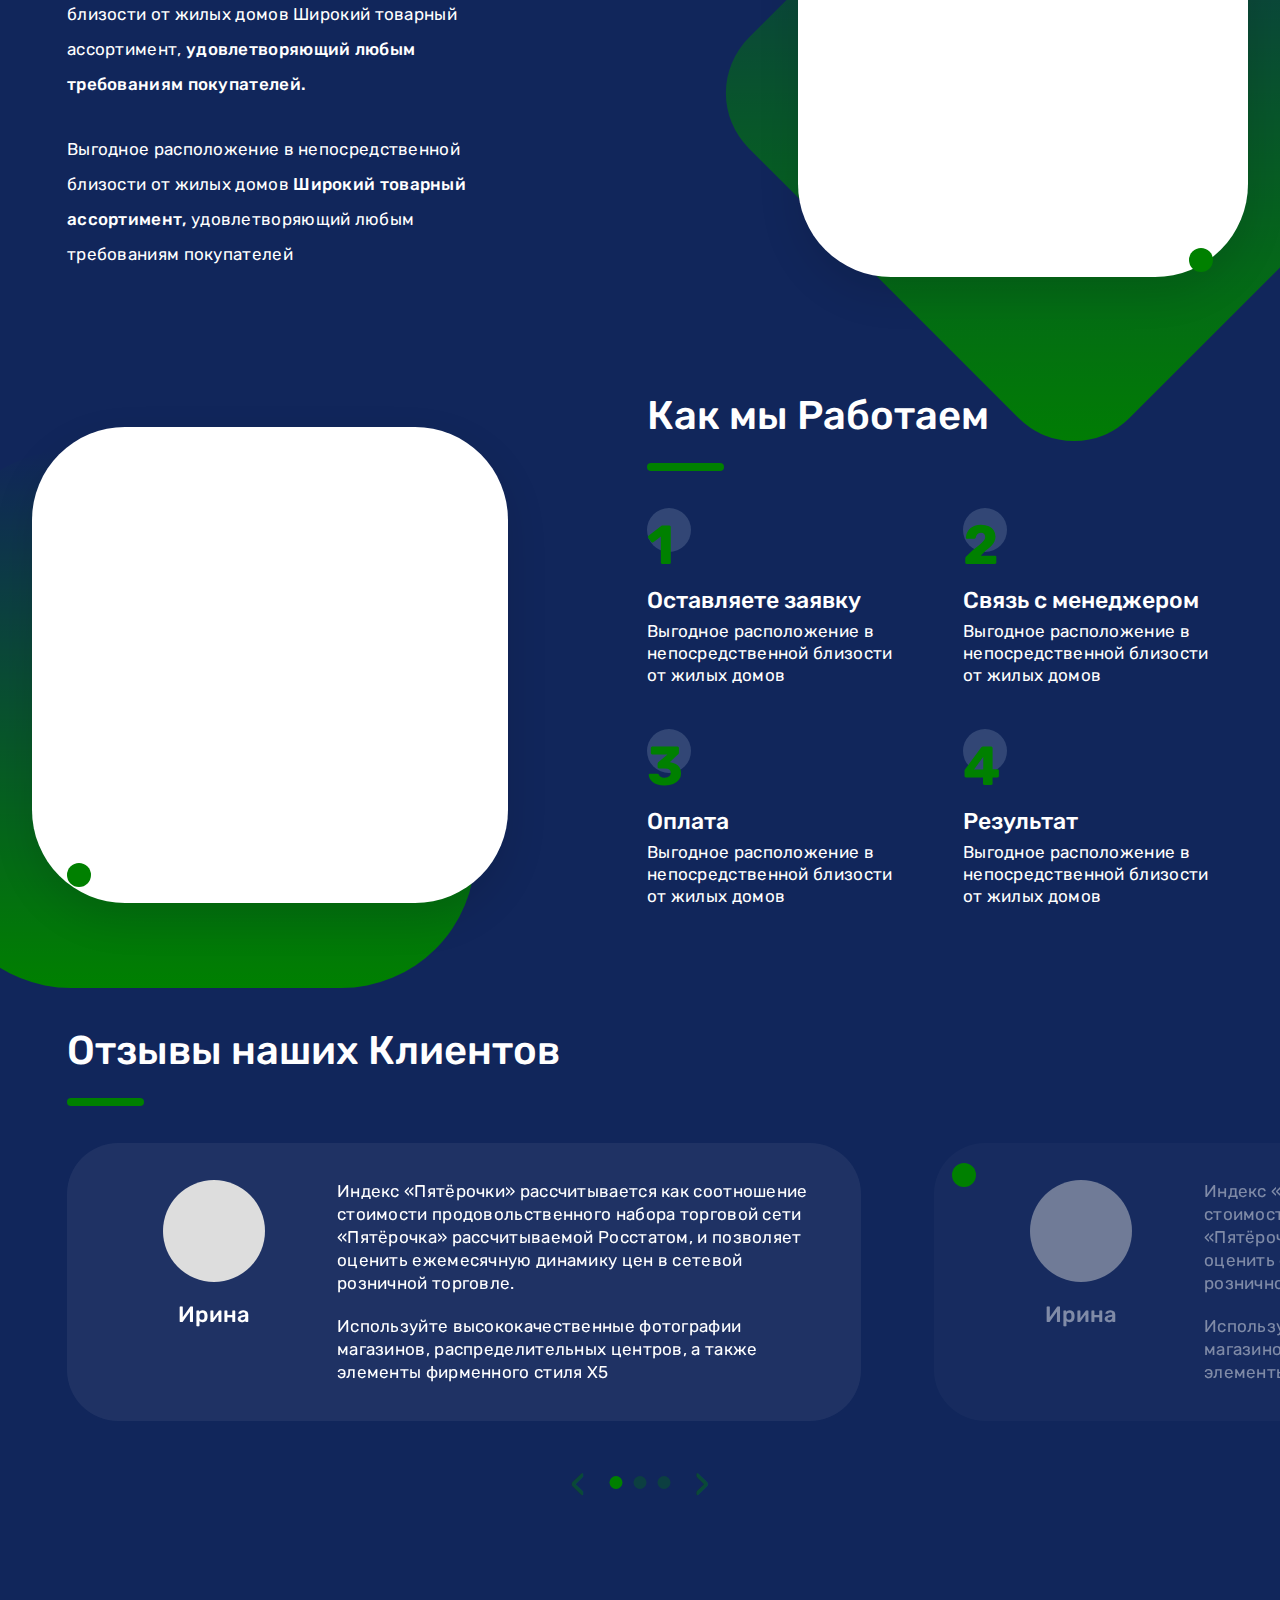
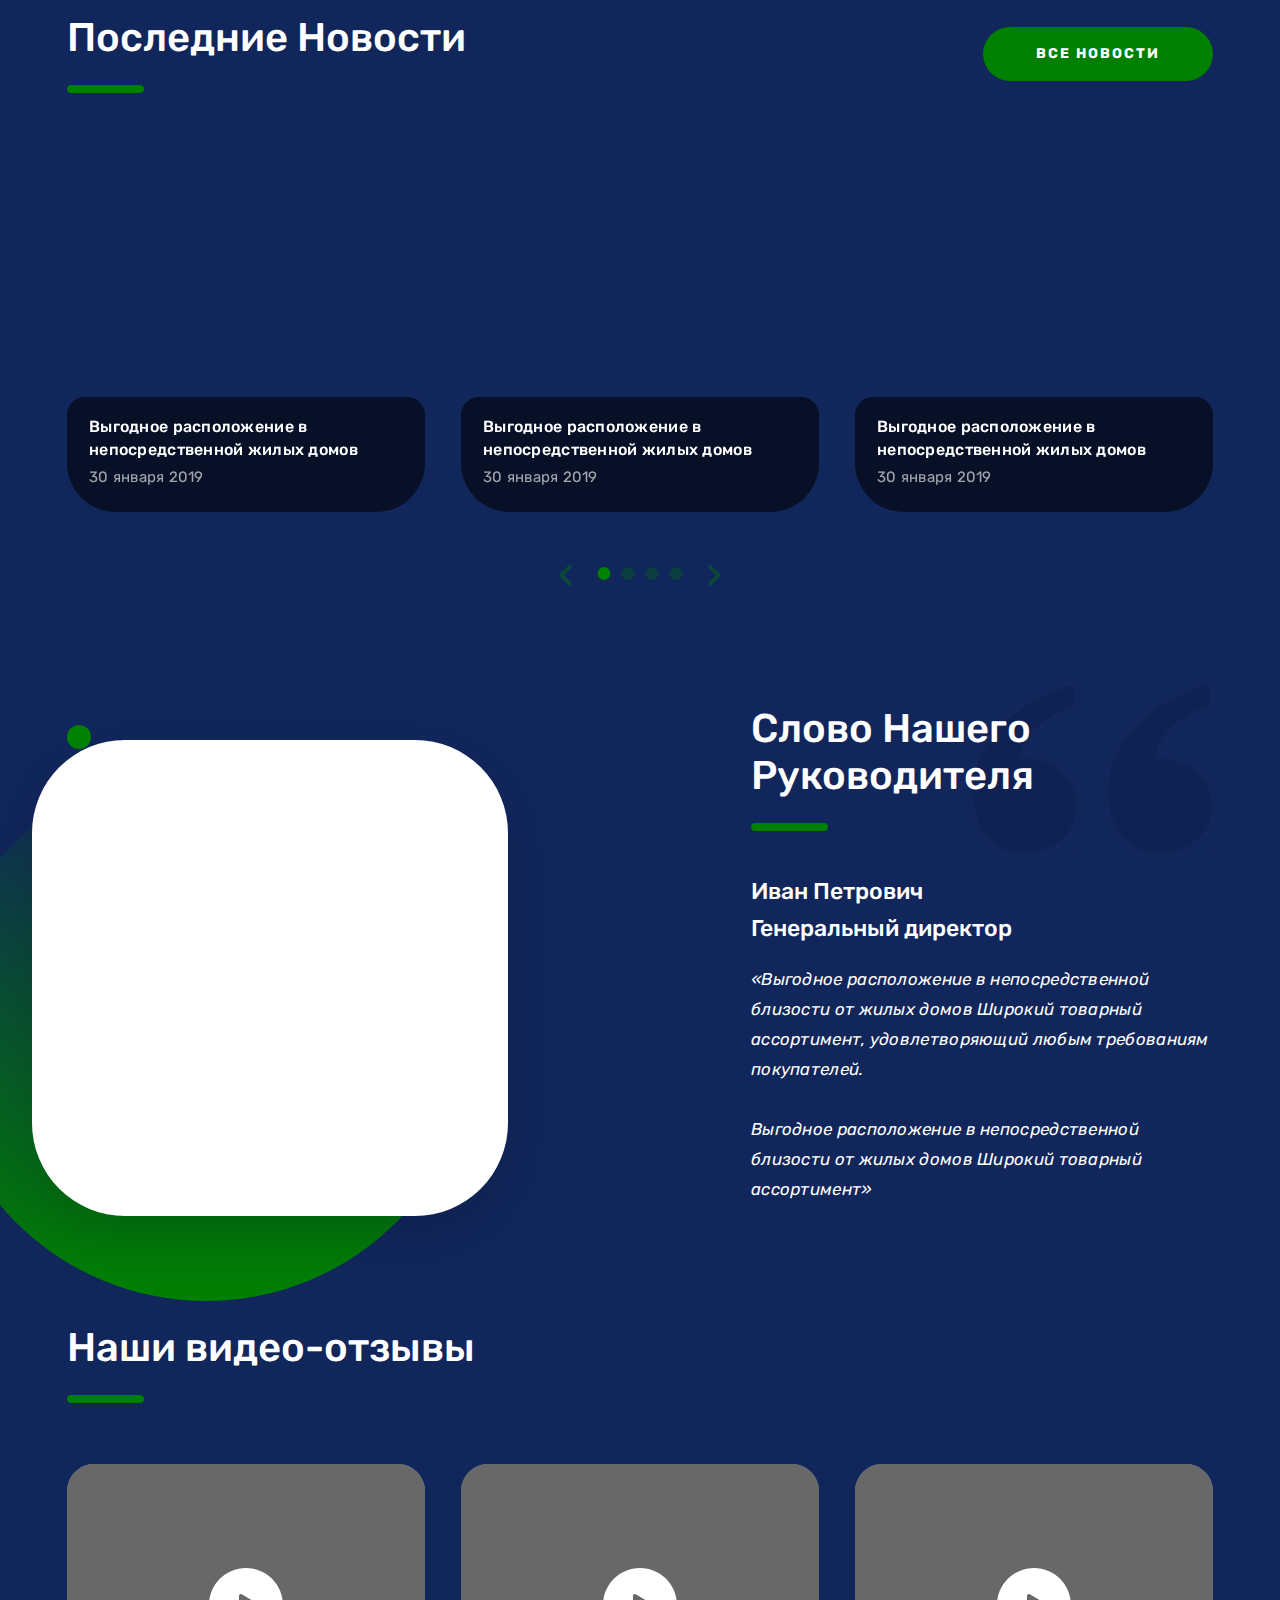
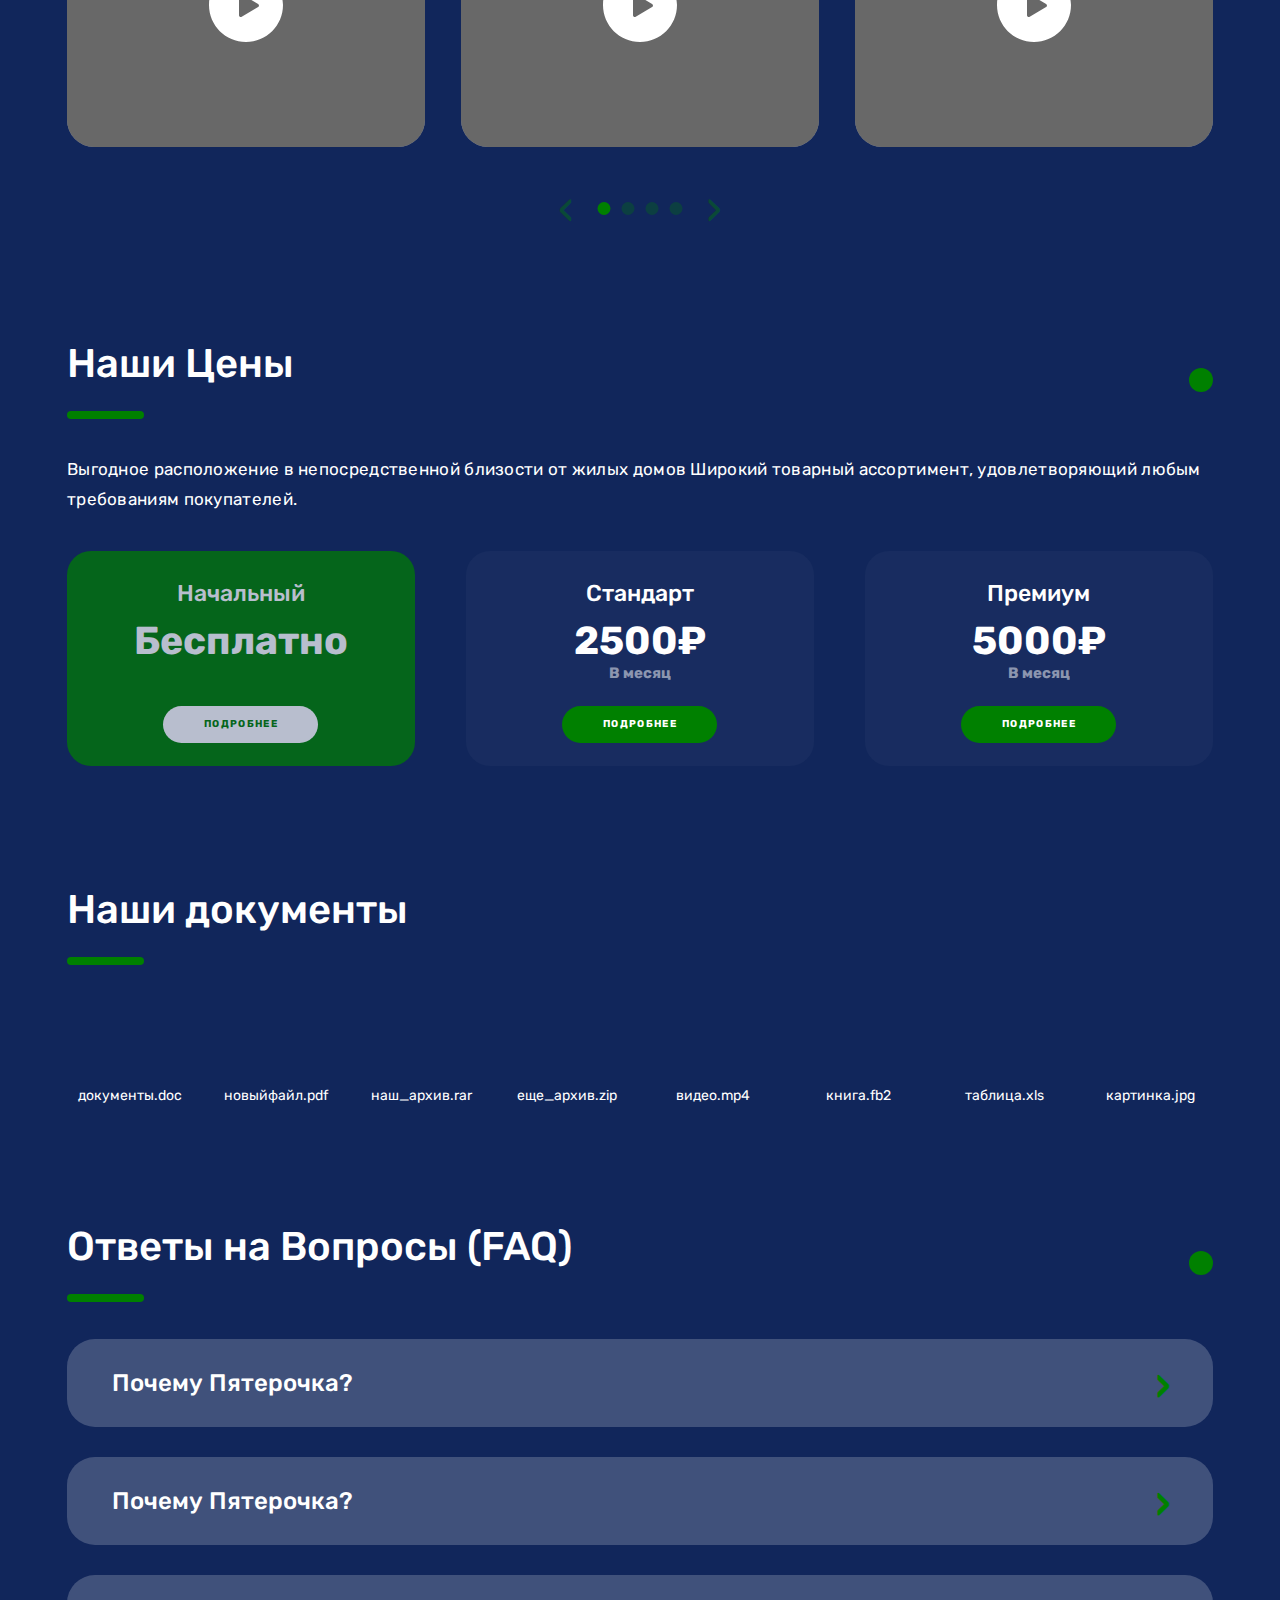
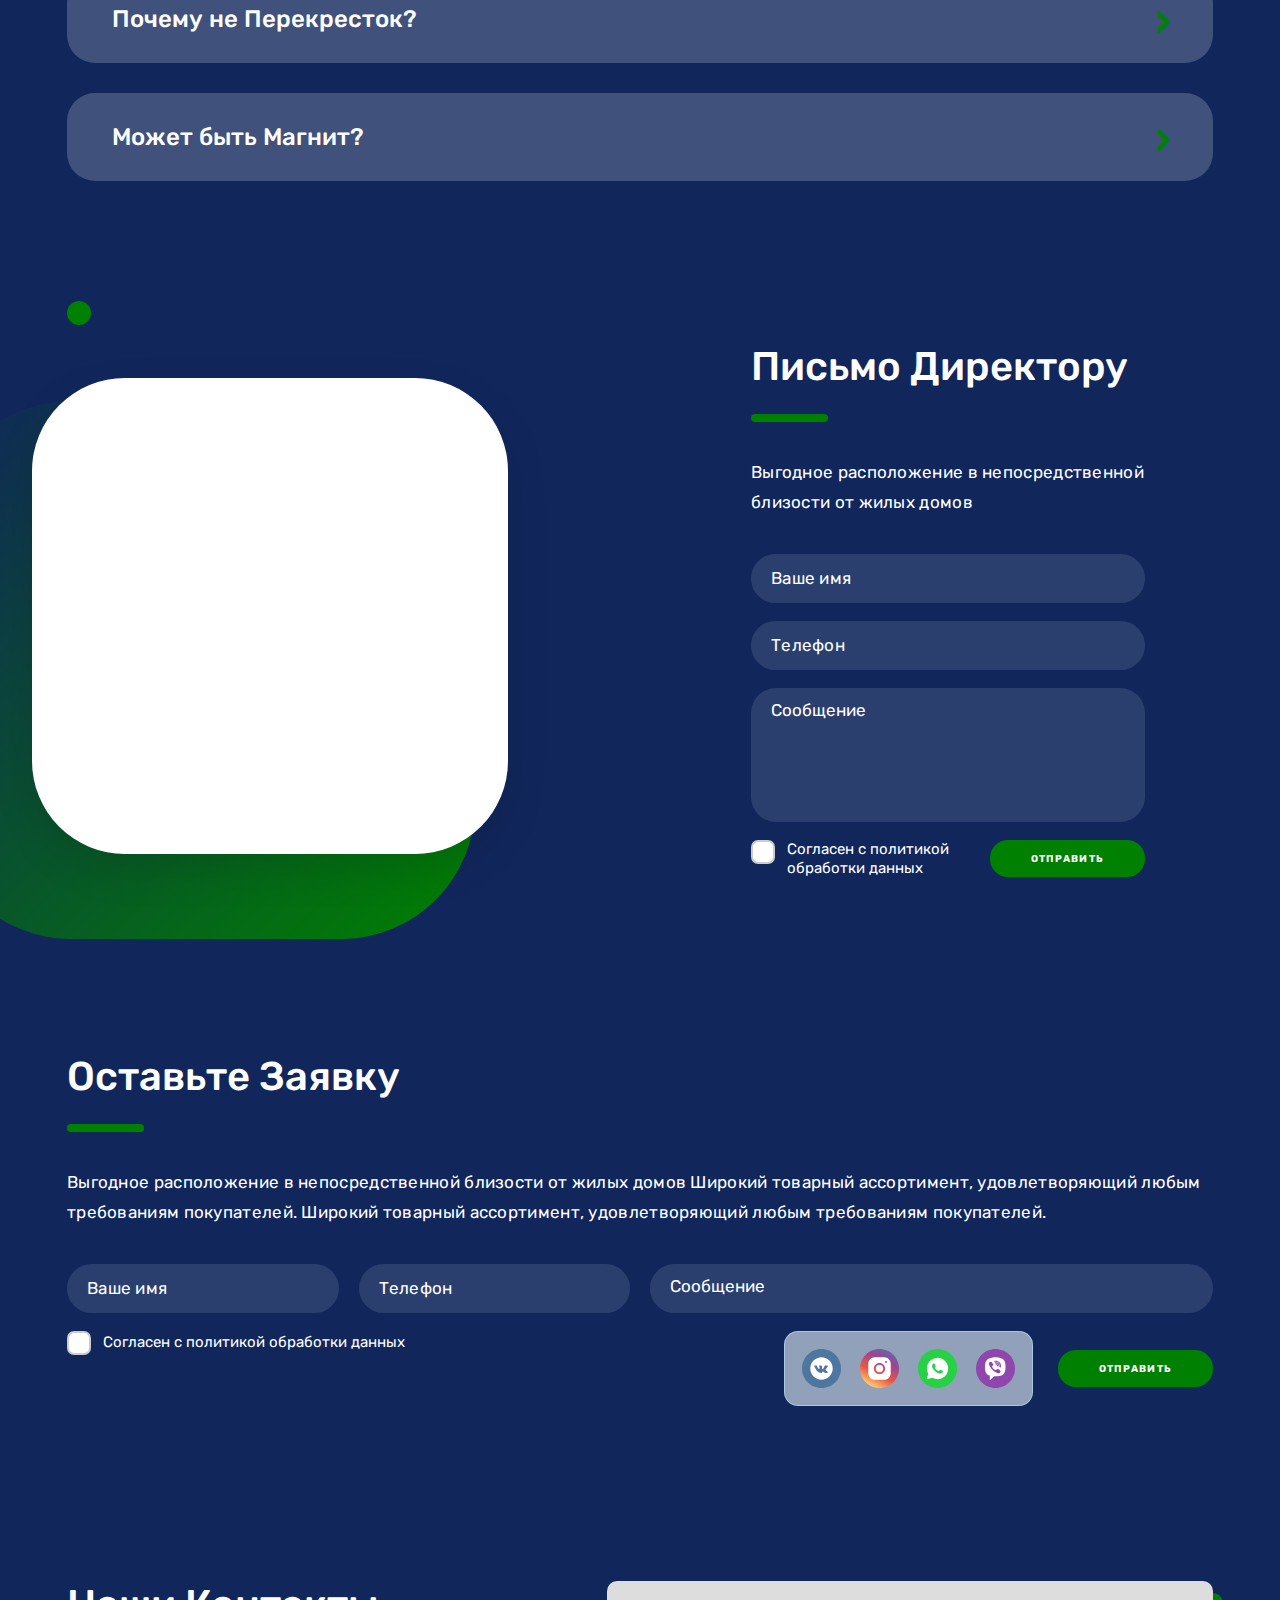
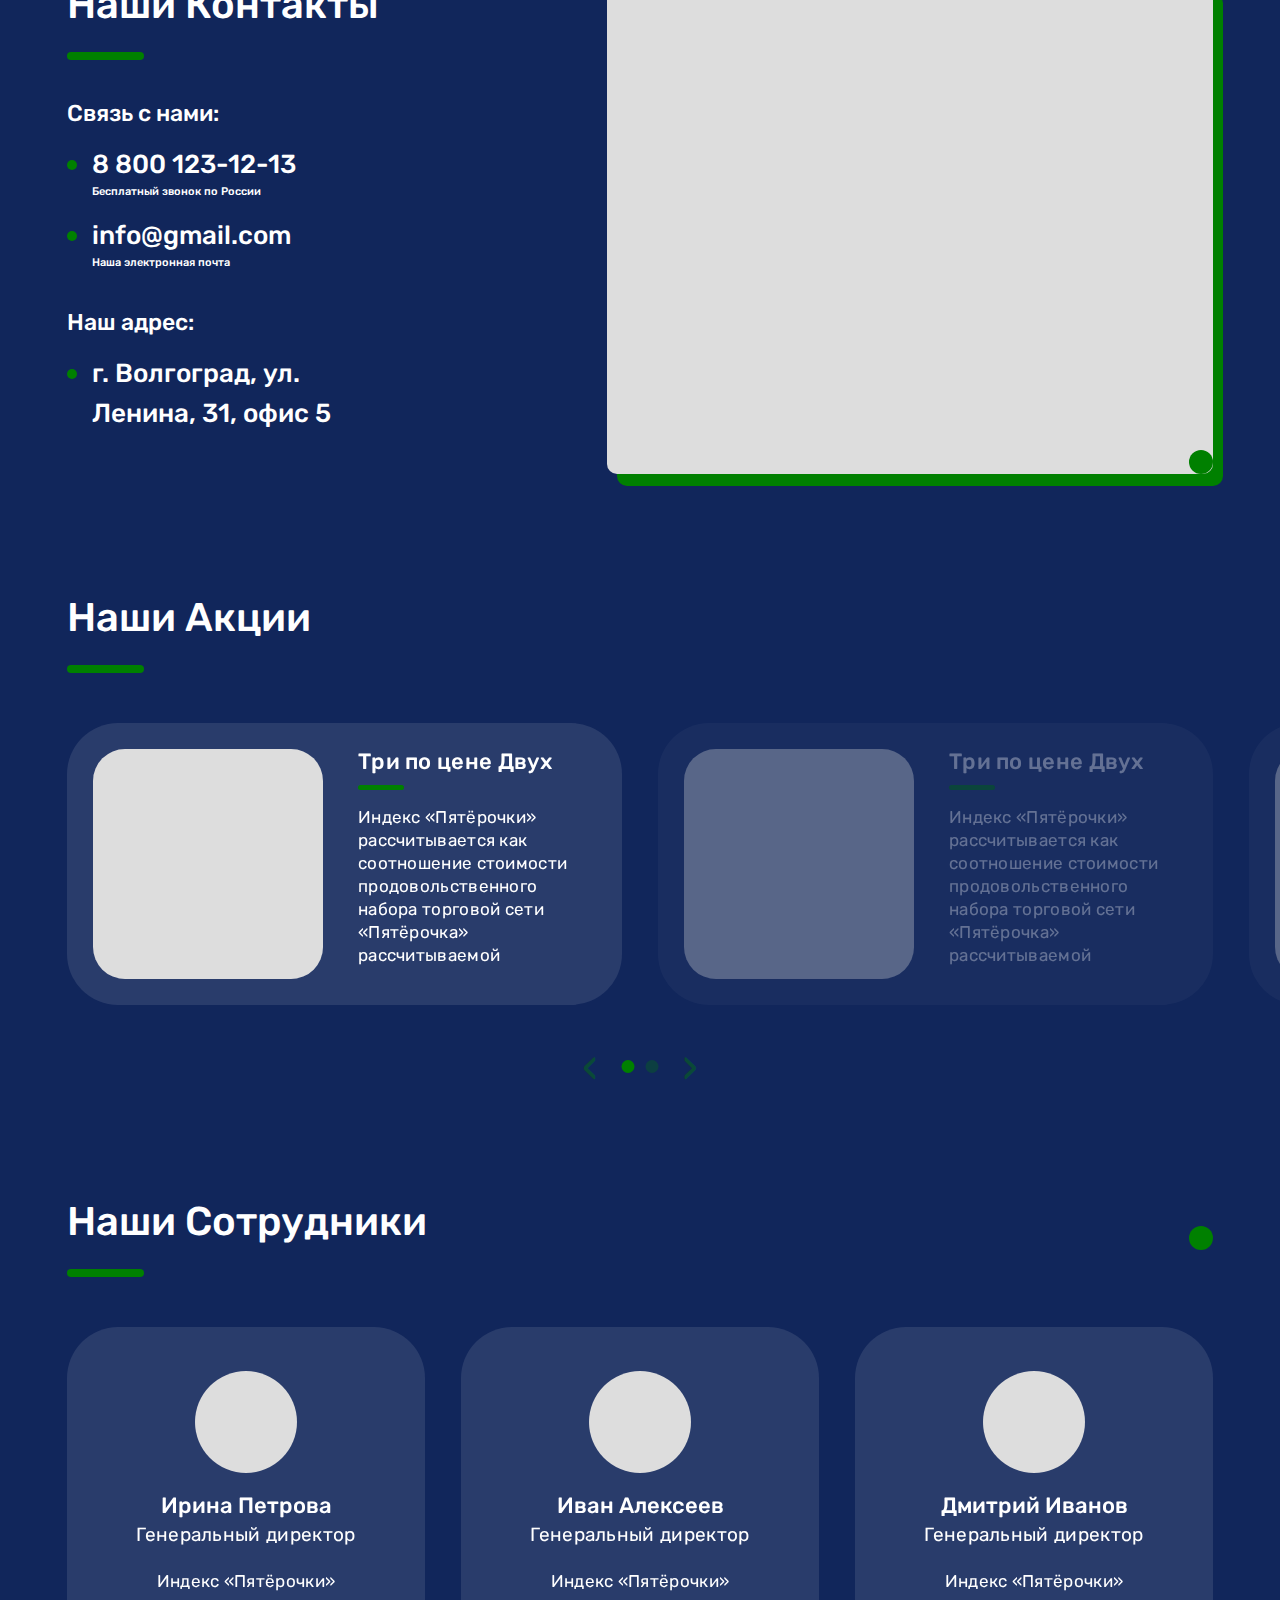
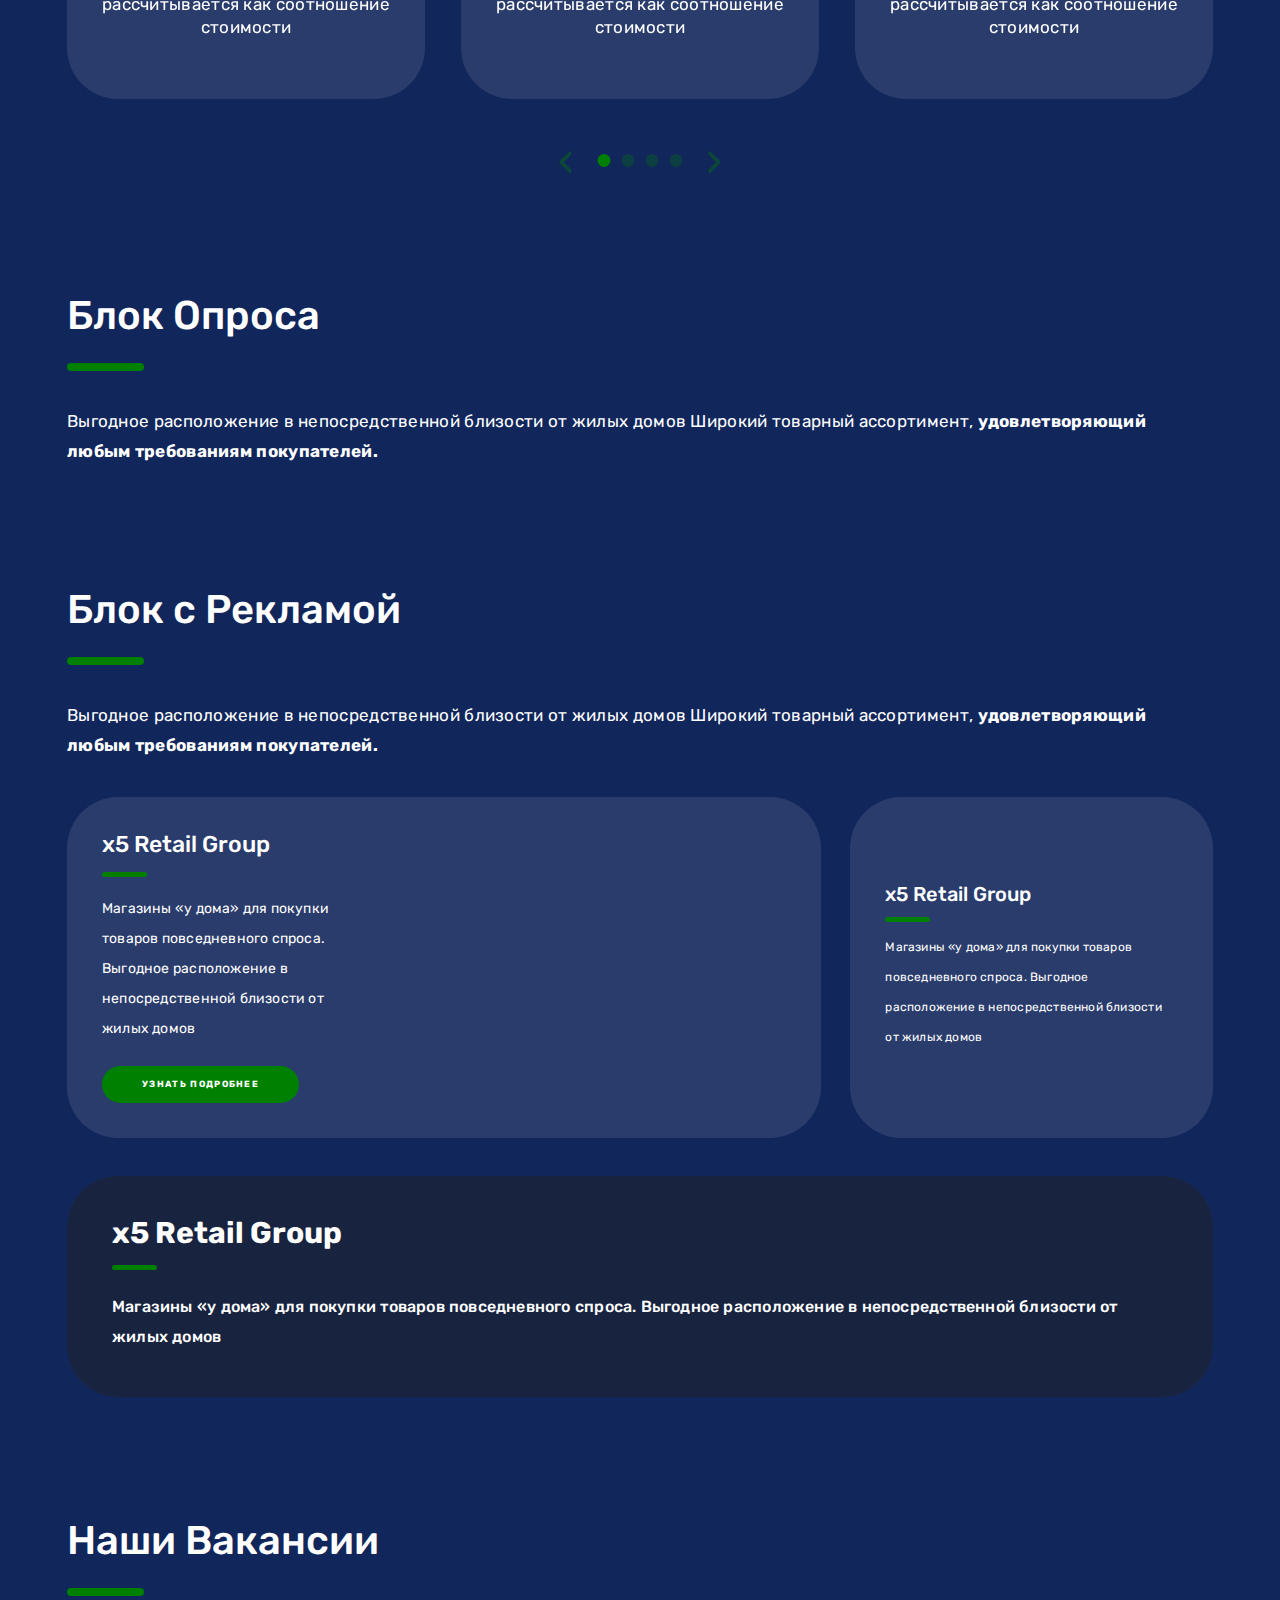
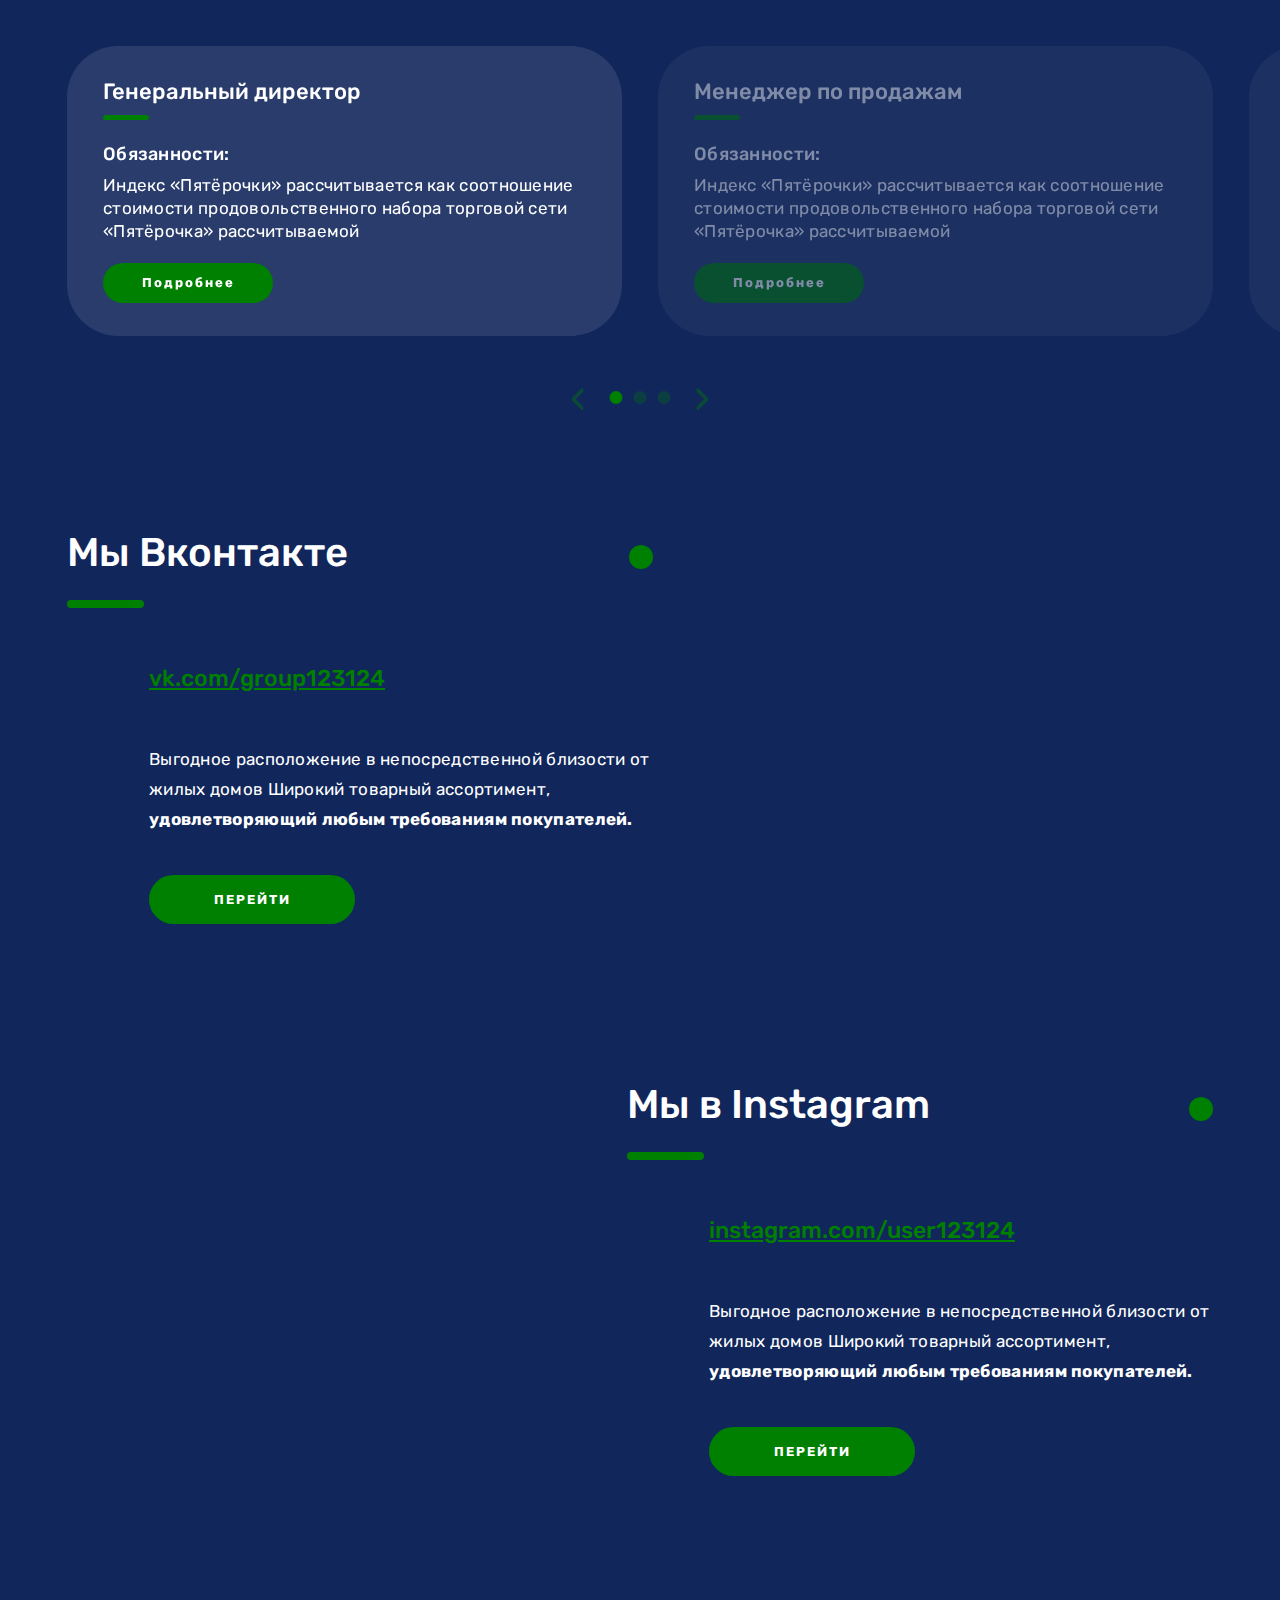
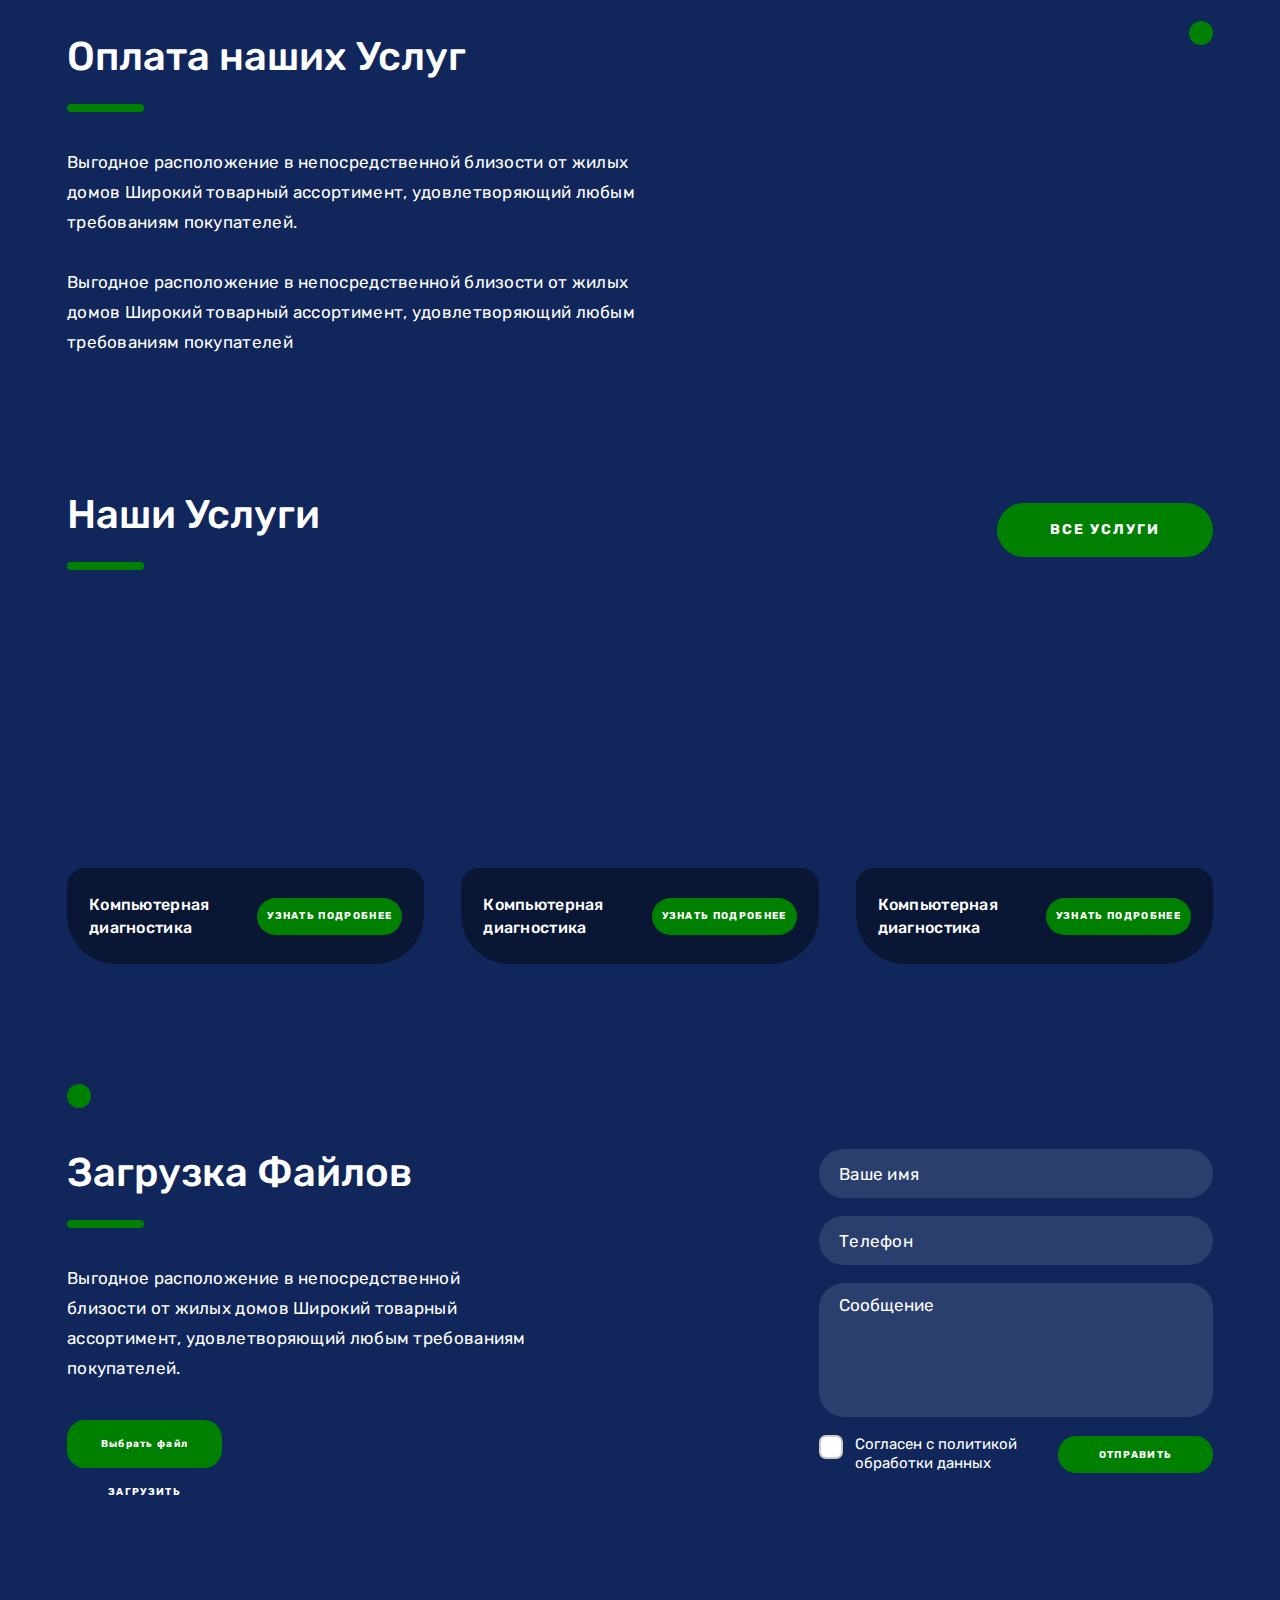
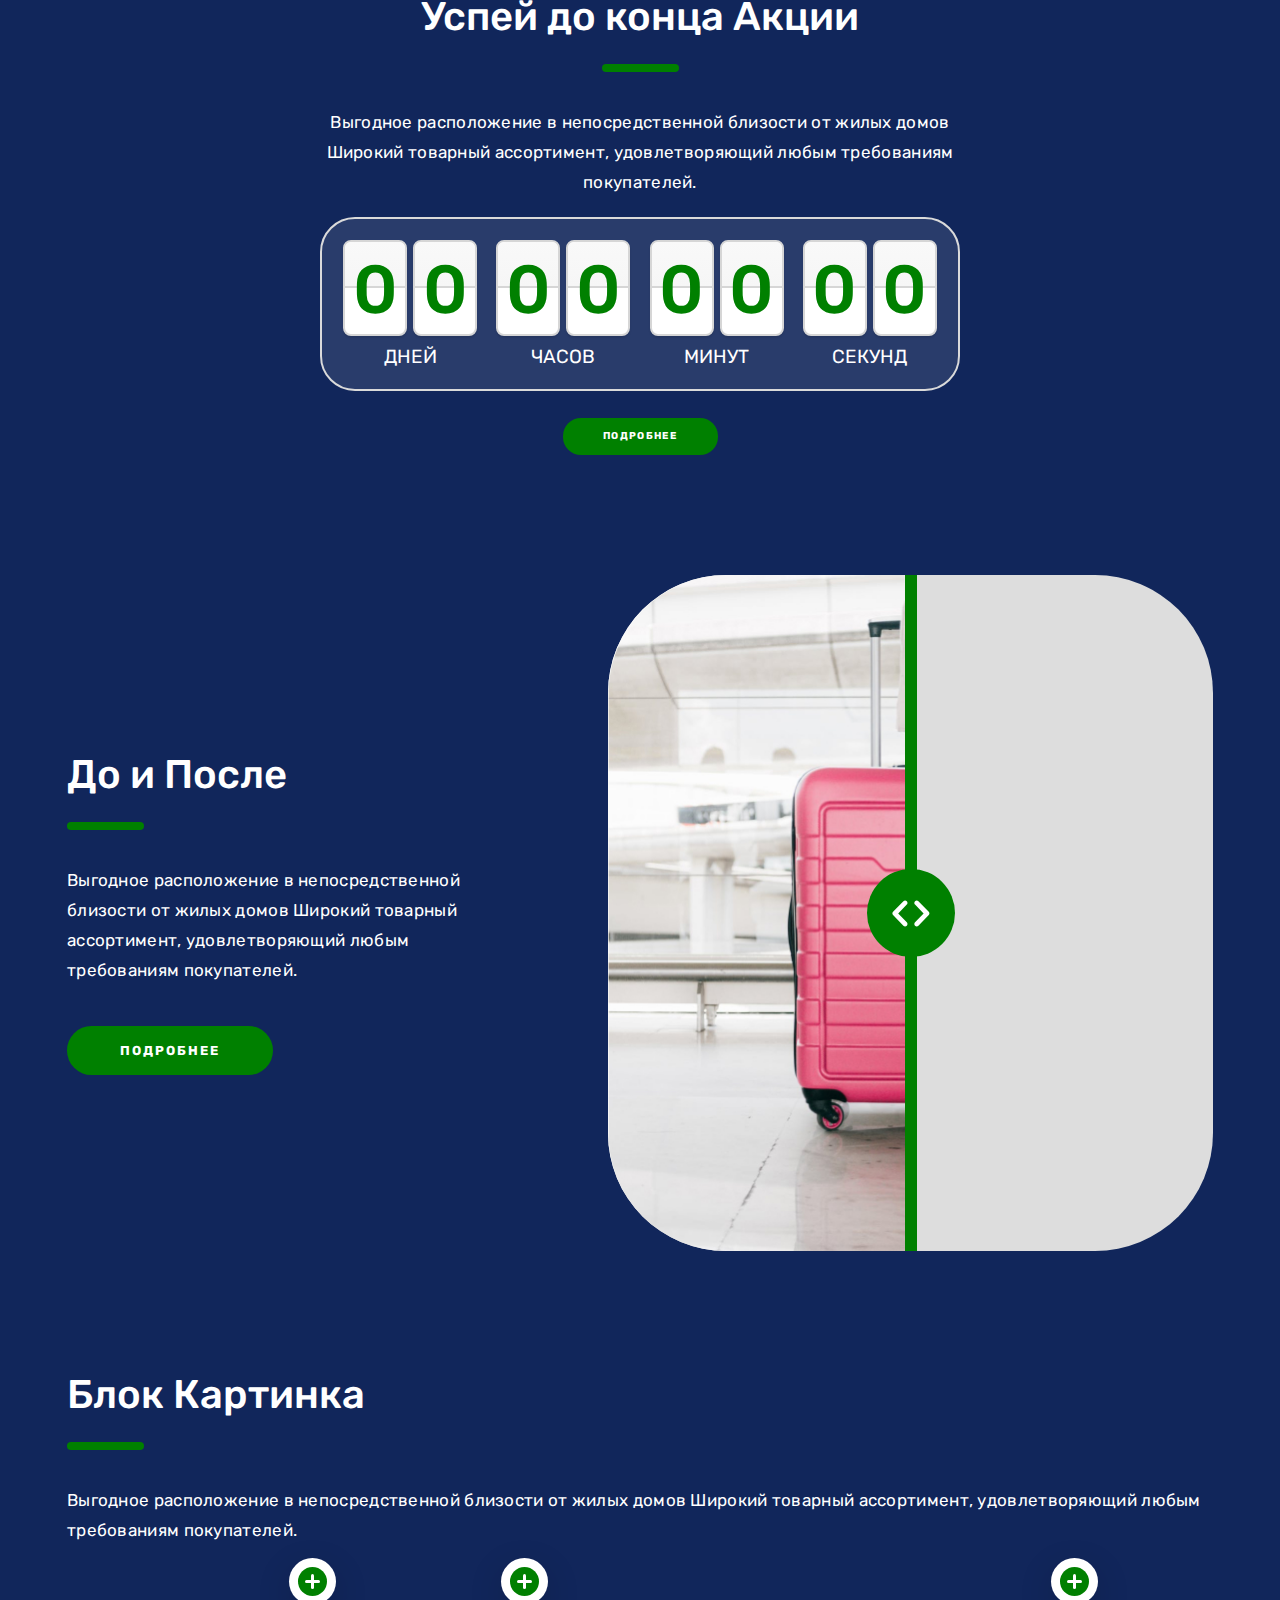
<file: index2.html>
<!DOCTYPE html>
<html lang="ru">
	<head>
		<meta http-equiv="Content-Type" content="text/html; charset=utf-8">
		<!-- Переключение IE в последнию версию, на случай если в настройках пользователя стоит меньшая -->
		<meta http-equiv="X-UA-Compatible" content="IE=edge">

		<!-- Адаптирование страницы для мобильных устройств -->
		<meta name="viewport" content="width=device-width, initial-scale=1, maximum-scale=1">

		<!-- Запрет распознования номера телефона -->
		<meta name="format-detection" content="telephone=no">
		<meta name="SKYPE_TOOLBAR" content ="SKYPE_TOOLBAR_PARSER_COMPATIBLE">

		<!-- Заголовок страницы -->
		<title>Заголовок страницы</title>

		<!-- Данное значение часто используют(использовали) поисковые системы -->
		<meta name="description" content="">
		<meta name="keywords" content="">

		<!-- Традиционная иконка сайта, размер 16x16, прозрачность поддерживается. Рекомендуемый формат: .ico или .png -->
		<link rel="shortcut icon" href="images/favicon.ico">

		<!-- Подключение шрифтов с гугла -->
		<link href="https://fonts.googleapis.com/css2?family=Rubik:ital,wght@0,300;0,400;0,500;0,700;0,900;1,300;1,400;1,500;1,700;1,900&display=swap" rel="stylesheet">

		<!-- Подключение файлов стилей -->
		<link rel="stylesheet" href="css/fancybox.css">
		<link rel="stylesheet" href="css/owl.carousel.css">
		<link rel="stylesheet" href="css/ion.rangeSlider.css">
		<link rel="stylesheet" href="css/styles.css">

		<link rel="stylesheet" href="css/response_1185.css" media="(max-width: 1185px)">
		<link rel="stylesheet" href="css/response_1023.css" media="(max-width: 1023px)">
		<link rel="stylesheet" href="css/response_767.css" media="(max-width: 767px)">
		<link rel="stylesheet" href="css/response_479.css" media="(max-width: 479px)">

		<style>
			:root {
				--main_color1: #008000;
    			--main_color2: #ffa500;
			}

		</style>
	</head>

	<body>
		<div class="wrap">
			<div class="main">
				<!-- Шапка -->
				<header>
					<button type="button" class="close">
						<span></span>
						<span></span>
					</button>


					<div class="mob_scroll">
						<div class="info">
							<div class="cont flex">

								<div class="logo">
									<div class="name">.КОМПАНИЯ</div>
									<div class="desc">ТОВАРЫ И УСЛУГИ</div>
								</div>


								<div class="socials">
									<a href="/" target="_blank" rel="noopener nofollow">
										<img src="images/ic_soc1.svg" alt="">
									</a>

									<a href="/" target="_blank" rel="noopener nofollow">
										<img src="images/ic_soc2.svg" alt="">
									</a>

									<a href="/" target="_blank" rel="noopener nofollow">
										<img src="images/ic_soc3.svg" alt="">
									</a>

									<a href="/" target="_blank" rel="noopener nofollow">
										<img src="images/ic_soc4.svg" alt="">
									</a>
								</div>


								<div class="contacts">
									<div class="email">
										<a href="mailto:mail@info.com">mail@info.com</a>
									</div>

									<div class="phones">
										<div><a href="tel:88001231213">8 800 123-12-13</a></div>

										<div><a href="tel:88001231213">8 800 123-12-13</a></div>
									</div>
								</div>

							</div>
						</div>


						<div class="bottom">
							<div class="cont">

								<ul class="menu flex">
									<li class="item">
										<a href="/">ГЛАВНАЯ</a>
									</li>

									<li class="item">
										<a href="/">ПРОЕКТЫ</a>
									</li>

									<li class="item">
										<a href="#" class="sub_link">
											<span>УСЛУГИ</span>
										</a>

										<div class="sub_menu">
											<div><a href="/">Пункт меню</a></div>
											<div><a href="/">Пункт меню</a></div>
											<div><a href="/">Пункт меню</a></div>
										</div>
									</li>

									<li class="item">
										<a href="/">ЦЕНЫ</a>
									</li>

									<li class="item">
										<a href="/">О НАС</a>
									</li>

									<li class="item">
										<a href="/">СТАТЬИ</a>
									</li>

									<li class="item">
										<a href="/">Пункт меню</a>
									</li>

									<li class="item">
										<a href="/" class="sub_link">
											<span>Пункт меню</span>
										</a>

										<div class="sub_menu">
											<div><a href="/">Пункт меню</a></div>
											<div><a href="/">Пункт меню</a></div>
											<div><a href="/">Пункт меню</a></div>
										</div>
									</li>

									<li class="item">
										<a href="/">Пункт меню</a>
									</li>
								</ul>

							</div>
						</div>
					</div>
				</header>


				<div class="mob_header">
					<div class="cont">

						<div class="logo">
							<a href="/">
								<div class="name">.КОМПАНИЯ</div>
								<div class="desc">ТОВАРЫ И УСЛУГИ</div>
							</a>
						</div>


						<div class="bg">
							<div class="contacts">
								<a href="/">
									<img data-src="images/ic_phone.svg" alt="" class="lozad">
								</a>

								<a href="/">
									<img data-src="images/ic_phone2.svg" alt="" class="lozad">
								</a>

								<a href="/">
									<img data-src="images/ic_email.svg" alt="" class="lozad">
								</a>
							</div>

							<div class="socials">
								<a href="/" target="_blank" rel="noopener nofollow">
									<img src="images/ic_soc1.svg" alt="">
								</a>

								<a href="/" target="_blank" rel="noopener nofollow">
									<img src="images/ic_soc2.svg" alt="">
								</a>

								<a href="/" target="_blank" rel="noopener nofollow">
									<img src="images/ic_soc3.svg" alt="">
								</a>

								<a href="/" target="_blank" rel="noopener nofollow">
									<img src="images/ic_soc4.svg" alt="">
								</a>
							</div>
						</div>


						<button type="button" class="mob_menu_link">
							<span></span>
							<span></span>
							<span></span>
						</button>

					</div>
				</div>
				<!-- End Шапка -->


				<!-- Основная часть -->
				<section class="first_section block">
					<div class="cont">
						<div class="info">
							<div class="title">Торговая сеть у вашего дома с лучшими товарами</div>

							<div class="desc">Магазины «у дома»​ для покупки товаров повседневного спроса. Выгодное расположение в непосредственной близости от жилых домов</div>

							<a href="/" class="link">УЗНАТЬ ПОДРОБНЕЕ</a>
						</div>

						<div class="img no_mask">
							<img data-src="images/tmp/first_section_img2.jpg" alt="" class="lozad">
						</div>
					</div>
				</section>


				<section class="advantages block">
					<div class="cont">

						<div class="block_head">
							<div class="title">Наши Преимущества</div>
						</div>


						<div class="flex">
							<div class="item">
								<div class="icon">
									<img data-src="images/tmp/advantages_thumb1.jpg" alt="" class="lozad">
								</div>

								<div class="name">Быстрота</div>

								<div class="desc">Выгодное расположение в непосредственной близости от жилых домов</div>
							</div>


							<div class="item">
								<div class="icon">
									<img data-src="images/tmp/advantages_thumb2.jpg" alt="" class="lozad">
								</div>

								<div class="name">Качество</div>

								<div class="desc">Выгодное расположение в непосредственной близости от жилых домов</div>
							</div>


							<div class="item">
								<div class="icon">
									<img data-src="images/tmp/advantages_thumb3.jpg" alt="" class="lozad">
								</div>

								<div class="name">Поддержка</div>

								<div class="desc">Выгодное расположение в непосредственной близости от жилых домов</div>
							</div>
						</div>

					</div>
				</section>


				<section class="about block">
					<div class="cont">

						<div class="info">
							<div class="block_head">
								<div class="title">О нашей Компании</div>
							</div>

							<div class="sub_title">Наша компания</div>

							<div class="text_block">
								<p>
									Выгодное расположение в непосредственной близости от жилых домов Широкий товарный ассортимент, <b>удовлетворяющий любым требованиям покупателей.</b>
								</p>

								<p>
									Выгодное расположение в непосредственной близости от жилых домов <b>Широкий товарный ассортимент,</b> удовлетворяющий любым требованиям покупателей
								</p>
							</div>
						</div>


						<div class="img">
							<div class="lozad" data-background-image="../images/tmp/about_img.jpg"></div>
						</div>

					</div>
				</section>


				<section class="how_we_work block">
					<div class="cont">

						<div class="info">
							<div class="block_head">
								<div class="title">Как мы Работаем</div>
							</div>

							<div class="flex">
								<div class="item">
									<div class="name">Оставляете заявку</div>

									<div class="desc">Выгодное расположение в непосредственной близости от жилых домов</div>
								</div>

								<div class="item">
									<div class="name">Связь с менеджером</div>

									<div class="desc">Выгодное расположение в непосредственной близости от жилых домов</div>
								</div>

								<div class="item">
									<div class="name">Оплата</div>

									<div class="desc">Выгодное расположение в непосредственной близости от жилых домов</div>
								</div>

								<div class="item">
									<div class="name">Результат</div>

									<div class="desc">Выгодное расположение в непосредственной близости от жилых домов</div>
								</div>
							</div>
						</div>

						<div class="img">
							<div class="lozad" data-background-image="../images/tmp/how_we_work_img.jpg"></div>
						</div>

					</div>
				</section>


				<section class="reviews block">
					<div class="cont">

						<div class="block_head">
							<div class="title">Отзывы наших Клиентов</div>
						</div>


						<div class="slider_wrap">
							<div class="slider owl-carousel">
								<div class="slide">
									<div class="review">
										<div class="author">
											<div class="foto">
												<img data-src="images/tmp/review_foto.jpg" alt="" class="lozad">
											</div>

											<div class="name">Ирина</div>
										</div>

										<div class="text">
											<p>
												Индекс «Пятёрочки» рассчитывается как соотношение стоимости продовольственного набора торговой сети «Пятёрочка» рассчитываемой Росстатом, и позволяет оценить ежемесячную динамику цен в сетевой розничной торговле.
											</p>

											<p>
												Используйте высококачественные фотографии магазинов, распределительных центров, а также элементы фирменного стиля X5
											</p>
										</div>
									</div>
								</div>


								<div class="slide">
									<div class="review">
										<div class="author">
											<div class="foto">
												<img data-src="images/tmp/review_foto.jpg" alt="" class="lozad">
											</div>

											<div class="name">Ирина</div>
										</div>

										<div class="text">
											<p>
												Индекс «Пятёрочки» рассчитывается как соотношение стоимости продовольственного набора торговой сети «Пятёрочка» рассчитываемой Росстатом, и позволяет оценить ежемесячную динамику цен в сетевой розничной торговле.
											</p>

											<p>
												Используйте высококачественные фотографии магазинов, распределительных центров, а также элементы фирменного стиля X5
											</p>
										</div>
									</div>
								</div>


								<div class="slide">
									<div class="review">
										<div class="author">
											<div class="foto">
												<img data-src="images/tmp/review_foto.jpg" alt="" class="lozad">
											</div>

											<div class="name">Ирина</div>
										</div>

										<div class="text">
											<p>
												Индекс «Пятёрочки» рассчитывается как соотношение стоимости продовольственного набора торговой сети «Пятёрочка» рассчитываемой Росстатом, и позволяет оценить ежемесячную динамику цен в сетевой розничной торговле.
											</p>

											<p>
												Используйте высококачественные фотографии магазинов, распределительных центров, а также элементы фирменного стиля X5
											</p>
										</div>
									</div>
								</div>
							</div>
						</div>

					</div>
				</section>


				<section class="articles block">
					<div class="cont">

						<div class="block_head">
							<div class="title">Последние Новости</div>

							<a href="/" class="all_link">ВСЕ НОВОСТИ</a>
						</div>


						<div class="slider owl-carousel">
							<div class="slide">
								<a href="/" class="article">
									<img data-src="images/tmp/article_thumb.jpg" alt="" class="lozad">

									<div class="info">
										<div class="name">Выгодное расположение в непосредственной жилых домов</div>

										<div class="date">30 января 2019</div>
									</div>
								</a>
							</div>

							<div class="slide">
								<a href="/" class="article">
									<img data-src="images/tmp/article_thumb2.jpg" alt="" class="lozad">

									<div class="info">
										<div class="name">Выгодное расположение в непосредственной жилых домов</div>

										<div class="date">30 января 2019</div>
									</div>
								</a>
							</div>

							<div class="slide">
								<a href="/" class="article">
									<img data-src="images/tmp/article_thumb3.jpg" alt="" class="lozad">

									<div class="info">
										<div class="name">Выгодное расположение в непосредственной жилых домов</div>

										<div class="date">30 января 2019</div>
									</div>
								</a>
							</div>

							<div class="slide">
								<a href="/" class="article">
									<img data-src="images/tmp/article_thumb.jpg" alt="" class="lozad">

									<div class="info">
										<div class="name">Выгодное расположение в непосредственной жилых домов</div>

										<div class="date">30 января 2019</div>
									</div>
								</a>
							</div>

							<div class="slide">
								<a href="/" class="article">
									<img data-src="images/tmp/article_thumb2.jpg" alt="" class="lozad">

									<div class="info">
										<div class="name">Выгодное расположение в непосредственной жилых домов</div>

										<div class="date">30 января 2019</div>
									</div>
								</a>
							</div>

							<div class="slide">
								<a href="/" class="article">
									<img data-src="images/tmp/article_thumb3.jpg" alt="" class="lozad">

									<div class="info">
										<div class="name">Выгодное расположение в непосредственной жилых домов</div>

										<div class="date">30 января 2019</div>
									</div>
								</a>
							</div>
						</div>

					</div>
				</section>


				<section class="big_boss_quote block">
					<div class="cont">

						<div class="info">
							<div class="block_head">
								<div class="title">Слово Нашего Руководителя</div>
							</div>

							<div class="name">Иван Петрович</div>

							<div class="post">Генеральный директор</div>

							<div class="text_block">
								<p>
									«Выгодное расположение в непосредственной близости от жилых домов Широкий товарный ассортимент, удовлетворяющий любым требованиям покупателей.
								</p>

								<p>
									Выгодное расположение в непосредственной близости от жилых домов Широкий товарный ассортимент»
								</p>
							</div>
						</div>


						<div class="img">
							<div class="lozad" data-background-image="../images/tmp/big_boss_quote_img.jpg"></div>
						</div>

					</div>
				</section>


				<section class="video_reviews block">
					<div class="cont">

						<div class="block_head">
							<div class="title">Наши видео-отзывы</div>
						</div>


						<div class="slider owl-carousel">
							<div class="slide">
								<a href="https://www.youtube.com/watch?v=60VYXd9RVJ0" data-fancybox class="review"></a>
							</div>

							<div class="slide">
								<a href="https://www.youtube.com/watch?v=60VYXd9RVJ0" data-fancybox class="review"></a>
							</div>

							<div class="slide">
								<a href="https://www.youtube.com/watch?v=60VYXd9RVJ0" data-fancybox class="review"></a>
							</div>

							<div class="slide">
								<a href="https://www.youtube.com/watch?v=60VYXd9RVJ0" data-fancybox class="review"></a>
							</div>

							<div class="slide">
								<a href="https://www.youtube.com/watch?v=60VYXd9RVJ0" data-fancybox class="review"></a>
							</div>

							<div class="slide">
								<a href="https://www.youtube.com/watch?v=60VYXd9RVJ0" data-fancybox class="review"></a>
							</div>
						</div>

					</div>
				</section>


				<section class="prices block">
					<div class="cont">

						<div class="block_head">
							<div class="title">Наши Цены</div>

							<div class="desc">Выгодное расположение в непосредственной близости от жилых домов Широкий товарный ассортимент, удовлетворяющий любым требованиям покупателей.</div>
						</div>


						<div class="flex">
							<div class="item free">
								<div class="name">Начальный</div>

								<div class="price">Бесплатно</div>

								<a href="/" class="link">ПОДРОБНЕЕ</a>
							</div>


							<div class="item">
								<div class="name">Стандарт</div>

								<div class="price">
									2500₽ <small>В месяц</small>
								</div>

								<a href="/" class="link">ПОДРОБНЕЕ</a>
							</div>


							<div class="item">
								<div class="name">Премиум</div>

								<div class="price">
									5000₽ <small>В месяц</small>
								</div>

								<a href="/" class="link">ПОДРОБНЕЕ</a>
							</div>
						</div>

					</div>
				</section>


				<section class="documents block">
					<div class="cont">

						<div class="block_head">
							<div class="title">Наши документы</div>
						</div>


						<div class="flex">
							<a href="/" class="item">
								<div class="icon">
									<img data-src="images/ic_file_doc.svg" alt="" class="lozad">
								</div>
								<div class="name">документы.doc</div>
							</a>

							<a href="/" class="item">
								<div class="icon">
									<img data-src="images/ic_file_pdf.svg" alt="" class="lozad">
								</div>
								<div class="name">новыйфайл.pdf</div>
							</a>

							<a href="/" class="item">
								<div class="icon">
									<img data-src="images/ic_file_rar.svg" alt="" class="lozad">
								</div>
								<div class="name">наш_архив.rar</div>
							</a>

							<a href="/" class="item">
								<div class="icon">
									<img data-src="images/ic_file_zip.svg" alt="" class="lozad">
								</div>
								<div class="name">еще_архив.zip</div>
							</a>

							<a href="/" class="item">
								<div class="icon">
									<img data-src="images/ic_file_mp4.svg" alt="" class="lozad">
								</div>
								<div class="name">видео.mp4</div>
							</a>

							<a href="/" class="item">
								<div class="icon">
									<img data-src="images/ic_file_fb2.svg" alt="" class="lozad">
								</div>
								<div class="name">книга.fb2</div>
							</a>

							<a href="/" class="item">
								<div class="icon">
									<img data-src="images/ic_file_xls.svg" alt="" class="lozad">
								</div>
								<div class="name">таблица.xls</div>
							</a>

							<a href="/" class="item">
								<div class="icon">
									<img data-src="images/ic_file_jpg.svg" alt="" class="lozad">
								</div>
								<div class="name">картинка.jpg</div>
							</a>
						</div>

					</div>
				</section>


				<section class="faq block">
					<div class="cont">

						<div class="block_head">
							<div class="title">Ответы на Вопросы (FAQ)</div>
						</div>


						<div class="accordion">
							<div class="item">
								<div class="title">Почему Пятерочка?</div>

								<div class="data text_block">
									<p>
										Индекс «Пятёрочки» рассчитывается как соотношение стоимости продовольственного набора торговой сети «Пятёрочка» рассчитываемой Росстатом, и позволяет оценить ежемесячную динамику цен в сетевой розничной торговле.
									</p>

									<p>
										Используйте высококачественные фотографии магазинов, распределительных центров, а также элементы фирменного стиля X5
									</p>
								</div>
							</div>


							<div class="item">
								<div class="title">Почему Пятерочка?</div>

								<div class="data text_block">
									<p>
										Индекс «Пятёрочки» рассчитывается как соотношение стоимости продовольственного набора торговой сети «Пятёрочка» рассчитываемой Росстатом, и позволяет оценить ежемесячную динамику цен в сетевой розничной торговле.
									</p>

									<p>
										Используйте высококачественные фотографии магазинов, распределительных центров, а также элементы фирменного стиля X5
									</p>
								</div>
							</div>


							<div class="item">
								<div class="title">Почему не Перекресток?</div>

								<div class="data text_block">
									<p>
										Индекс «Пятёрочки» рассчитывается как соотношение стоимости продовольственного набора торговой сети «Пятёрочка» рассчитываемой Росстатом, и позволяет оценить ежемесячную динамику цен в сетевой розничной торговле.
									</p>

									<p>
										Используйте высококачественные фотографии магазинов, распределительных центров, а также элементы фирменного стиля X5
									</p>
								</div>
							</div>


							<div class="item">
								<div class="title">Может быть Магнит?</div>

								<div class="data text_block">
									<p>
										Индекс «Пятёрочки» рассчитывается как соотношение стоимости продовольственного набора торговой сети «Пятёрочка» рассчитываемой Росстатом, и позволяет оценить ежемесячную динамику цен в сетевой розничной торговле.
									</p>

									<p>
										Используйте высококачественные фотографии магазинов, распределительных центров, а также элементы фирменного стиля X5
									</p>
								</div>
							</div>
						</div>

					</div>
				</section>


				<section class="director_letter block">
					<div class="cont">

						<div class="info">
							<div class="block_head">
								<div class="title">Письмо Директору</div>

								<div class="desc">Выгодное расположение в непосредственной близости от жилых домов</div>
							</div>


							<form action="" class="form">
								<div class="line">
									<div class="field">
										<input type="text" name="" value="" class="input" placeholder="Ваше имя">
									</div>
								</div>

								<div class="line">
									<div class="field">
										<input type="tel" name="" value="" class="input" placeholder="Телефон" required>
									</div>
								</div>

								<div class="line">
									<div class="field">
										<textarea name="" placeholder="Сообщение"></textarea>
									</div>
								</div>


								<div class="bottom">
									<div class="agree">
										<input type="checkbox" name="agree" id="agree_check" checked>
										<label for="agree_check">Согласен с политикой обработки данных</label>
									</div>

									<div class="submit">
										<button type="submit" class="submit_btn">ОТПРАВИТЬ</button>
									</div>
								</div>
							</form>
						</div>


						<div class="img">
							<div class="lozad" data-background-image="../images/tmp/big_boss_quote_img.jpg"></div>
						</div>

					</div>
				</section>


				<section class="order_block block">
					<div class="cont">

						<div class="block_head">
							<div class="title">Оставьте Заявку</div>

							<div class="desc">Выгодное расположение в непосредственной близости от жилых домов Широкий товарный ассортимент, удовлетворяющий любым требованиям покупателей. Широкий товарный ассортимент, удовлетворяющий любым требованиям покупателей.</div>
						</div>


						<form action="" class="form">
							<div class="columns">
								<div class="line width1of4">
									<div class="field">
										<input type="text" name="" value="" class="input" placeholder="Ваше имя">
									</div>
								</div>

								<div class="line width1of4">
									<div class="field">
										<input type="tel" name="" value="" class="input" placeholder="Телефон" required>
									</div>
								</div>

								<div class="line width2of4">
									<div class="field">
										<textarea name="" placeholder="Сообщение"></textarea>
									</div>
								</div>
							</div>


							<div class="bottom">
								<div class="agree">
									<input type="checkbox" name="agree" id="agree2_check" checked>
									<label for="agree2_check">Согласен с политикой обработки данных</label>
								</div>


								<div class="socials">
									<a href="/" target="_blank" rel="noopener nofollow">
										<img src="images/ic_soc1.svg" alt="">
									</a>

									<a href="/" target="_blank" rel="noopener nofollow">
										<img src="images/ic_soc2.svg" alt="">
									</a>

									<a href="/" target="_blank" rel="noopener nofollow">
										<img src="images/ic_soc3.svg" alt="">
									</a>

									<a href="/" target="_blank" rel="noopener nofollow">
										<img src="images/ic_soc4.svg" alt="">
									</a>
								</div>


								<div class="submit">
									<button type="submit" class="submit_btn">ОТПРАВИТЬ</button>
								</div>
							</div>
						</form>

					</div>
				</section>


				<section class="contacts_block block">
					<div class="cont">

						<div class="info">
							<div class="block_head">
								<div class="title">Наши Контакты</div>
							</div>


							<div class="contacts">
								<div>Связь с нами:</div>

								<div class="val">
									<a href="tel:88001231213" class="phone">8 800 123-12-13</a>
									<div class="exp">Бесплатный звонок по России</div>
								</div>

								<div class="val">
									<a href="mailto:info@gmail.com" class="email">info@gmail.com</a>
									<div class="exp">Наша электронная почта</div>
								</div>
							</div>


							<div class="adres">
								<div>Наш адрес:</div>

								<div class="val">г. Волгоград, ул. Ленина, 31, офис 5</div>
							</div>
						</div>



						<div class="map">
							<div>
								<iframe width="100%" height="500" src="https://maps.google.com/maps?width=100&amp;height=500&amp;hl=ru&amp;q=%D0%92%D0%BE%D0%BB%D0%B6%D1%81%D0%BA%D0%B8%D0%B9%20%D0%BC%D0%B8%D1%80%D0%B0%2036%20%D0%BF&amp;ie=UTF8&amp;t=&amp;z=10&amp;iwloc=B&amp;output=embed" frameborder="0" scrolling="no" marginheight="0" marginwidth="0"></iframe>
							</div>
						</div>

					</div>
				</section>


				<section class="stocks block">
					<div class="cont">

						<div class="block_head">
							<div class="title">Наши Акции</div>
						</div>


						<div class="slider owl-carousel">
							<div class="slide">
								<div class="stock">
									<a href="/" class="thumb">
										<img data-src="images/tmp/stock_thumb.jpg" alt="" class="lozad">
									</a>

									<div class="info">
										<div class="name">
											<a href="/">Три по цене Двух</a>
										</div>

										<div class="desc">Индекс «Пятёрочки» рассчитывается как соотношение стоимости продовольственного набора торговой сети «Пятёрочка» рассчитываемой</div>
									</div>
								</div>
							</div>


							<div class="slide">
								<div class="stock">
									<a href="/" class="thumb">
										<img data-src="images/tmp/stock_thumb2.jpg" alt="" class="lozad">
									</a>

									<div class="info">
										<div class="name">
											<a href="/">Три по цене Двух</a>
										</div>

										<div class="desc">Индекс «Пятёрочки» рассчитывается как соотношение стоимости продовольственного набора торговой сети «Пятёрочка» рассчитываемой</div>
									</div>
								</div>
							</div>


							<div class="slide">
								<div class="stock">
									<a href="/" class="thumb">
										<img data-src="images/tmp/stock_thumb3.jpg" alt="" class="lozad">
									</a>

									<div class="info">
										<div class="name">
											<a href="/">Три по цене Двух</a>
										</div>

										<div class="desc">Индекс «Пятёрочки» рассчитывается как соотношение стоимости продовольственного набора торговой сети «Пятёрочка» рассчитываемой</div>
									</div>
								</div>
							</div>
						</div>

					</div>
				</section>


				<section class="team block">
					<div class="cont">

						<div class="block_head">
							<div class="title">Наши Сотрудники</div>
						</div>


						<div class="slider owl-carousel">
							<div class="slide">
								<div class="item">
									<div class="foto">
										<img data-src="images/tmp/review_foto.jpg" alt="" class="lozad">
									</div>

									<div class="name">Ирина Петрова</div>
									<div class="post">Генеральный директор</div>

									<div class="desc">Индекс «Пятёрочки» рассчитывается как соотношение стоимости</div>
								</div>
							</div>


							<div class="slide">
								<div class="item">
									<div class="foto">
										<img data-src="images/tmp/team_foto2.jpg" alt="" class="lozad">
									</div>

									<div class="name">Иван Алексеев</div>
									<div class="post">Генеральный директор</div>

									<div class="desc">Индекс «Пятёрочки» рассчитывается как соотношение стоимости</div>
								</div>
							</div>


							<div class="slide">
								<div class="item">
									<div class="foto">
										<img data-src="images/tmp/team_foto3.jpg" alt="" class="lozad">
									</div>

									<div class="name">Дмитрий Иванов</div>
									<div class="post">Генеральный директор</div>

									<div class="desc">Индекс «Пятёрочки» рассчитывается как соотношение стоимости</div>
								</div>
							</div>


							<div class="slide">
								<div class="item">
									<div class="foto">
										<img data-src="images/tmp/review_foto.jpg" alt="" class="lozad">
									</div>

									<div class="name">Ирина Петрова</div>
									<div class="post">Генеральный директор</div>

									<div class="desc">Индекс «Пятёрочки» рассчитывается как соотношение стоимости</div>
								</div>
							</div>


							<div class="slide">
								<div class="item">
									<div class="foto">
										<img data-src="images/tmp/team_foto2.jpg" alt="" class="lozad">
									</div>

									<div class="name">Иван Алексеев</div>
									<div class="post">Генеральный директор</div>

									<div class="desc">Индекс «Пятёрочки» рассчитывается как соотношение стоимости</div>
								</div>
							</div>


							<div class="slide">
								<div class="item">
									<div class="foto">
										<img data-src="images/tmp/team_foto3.jpg" alt="" class="lozad">
									</div>

									<div class="name">Дмитрий Иванов</div>
									<div class="post">Генеральный директор</div>

									<div class="desc">Индекс «Пятёрочки» рассчитывается как соотношение стоимости</div>
								</div>
							</div>
						</div>

					</div>
				</section>


				<section class="poll block">
					<div class="cont">

						<div class="block_head">
							<div class="title">Блок Опроса</div>

							<div class="desc">Выгодное расположение в непосредственной близости от жилых домов Широкий товарный ассортимент, <b>удовлетворяющий любым требованиям покупателей.</b></div>
						</div>


						<div class="widget">
							<!-- Put this script tag to the <head> of your page -->
							<script type="text/javascript" src="https://vk.com/js/api/openapi.js?162"></script>

							<script type="text/javascript">
							  VK.init({apiId: 7239986, onlyWidgets: true});
							</script>

							<!-- Put this div tag to the place, where the Poll block will be -->
							<div id="vk_poll"></div>
							<script type="text/javascript">
							VK.Widgets.Poll("vk_poll", {}, "356050851_510253bd6b71887e3d");
							</script>
						</div>

					</div>
				</section>


				<section class="ads_block block">
					<div class="cont">

						<div class="block_head">
							<div class="title">Блок c Рекламой</div>

							<div class="desc">Выгодное расположение в непосредственной близости от жилых домов Широкий товарный ассортимент, <b>удовлетворяющий любым требованиям покупателей.</b></div>
						</div>


						<div class="flex">
							<div class="item big">
								<a href="/" class="thumb">
									<img data-src="images/tmp/ads_thumb.png" alt="" class="lozad">
								</a>

								<div class="info">
									<div class="name">
										<a href="/">x5 Retail Group</a>
									</div>

									<div class="desc">Магазины «у дома»​ для покупки товаров повседневного спроса. Выгодное расположение в непосредственной близости от жилых домов</div>

									<a href="/" class="link">УЗНАТЬ ПОДРОБНЕЕ</a>
								</div>
							</div>


							<div class="item">
								<a href="/" class="thumb">
									<img data-src="images/tmp/ads_thumb2.png" alt="" class="lozad">
								</a>

								<div class="info">
									<div class="name">
										<a href="/">x5 Retail Group</a>
									</div>

									<div class="desc">Магазины «у дома»​ для покупки товаров повседневного спроса. Выгодное расположение в непосредственной близости от жилых домов</div>
								</div>
							</div>


							<div class="item full">
								<a href="/" class="thumb">
									<img data-src="images/tmp/ads_thumb3.jpg" alt="" class="lozad">
								</a>

								<div class="info">
									<div class="name">
										<a href="/">x5 Retail Group</a>
									</div>

									<div class="desc">Магазины «у дома»​ для покупки товаров повседневного спроса. Выгодное расположение в непосредственной близости от жилых домов</div>
								</div>
							</div>
						</div>

					</div>
				</section>


				<section class="vacancies block">
					<div class="cont">

						<div class="block_head">
							<div class="title">Наши Вакансии</div>
						</div>


						<div class="slider owl-carousel">
							<div class="slide">
								<div class="item">
									<div class="name">
										<a href="/">Генеральный директор</a>
									</div>

									<div class="desc">
										<div class="title">Обязанности:</div>

										<div>
											Индекс «Пятёрочки» рассчитывается как соотношение стоимости продовольственного набора торговой сети «Пятёрочка» рассчитываемой
										</div>
									</div>

									<a href="/" class="link">Подробнее</a>
								</div>
							</div>


							<div class="slide">
								<div class="item">
									<div class="name">
										<a href="/">Менеджер по продажам</a>
									</div>

									<div class="desc">
										<div class="title">Обязанности:</div>

										<div>
											Индекс «Пятёрочки» рассчитывается как соотношение стоимости продовольственного набора торговой сети «Пятёрочка» рассчитываемой
										</div>
									</div>

									<a href="/" class="link">Подробнее</a>
								</div>
							</div>


							<div class="slide">
								<div class="item">
									<div class="name">
										<a href="/">Генеральный директор</a>
									</div>

									<div class="desc">
										<div class="title">Обязанности:</div>

										<div>
											Индекс «Пятёрочки» рассчитывается как соотношение стоимости продовольственного набора торговой сети «Пятёрочка» рассчитываемой
										</div>
									</div>

									<a href="/" class="link">Подробнее</a>
								</div>
							</div>


							<div class="slide">
								<div class="item">
									<div class="name">
										<a href="/">Менеджер по продажам</a>
									</div>

									<div class="desc">
										<div class="title">Обязанности:</div>

										<div>
											Индекс «Пятёрочки» рассчитывается как соотношение стоимости продовольственного набора торговой сети «Пятёрочка» рассчитываемой
										</div>
									</div>

									<a href="/" class="link">Подробнее</a>
								</div>
							</div>
						</div>

					</div>
				</section>


				<section class="soc_block block">
					<div class="cont">

						<div class="info">
							<div class="block_head">
								<div class="title">Мы Вконтакте</div>

								<a href="/" target="_blank" rel="noopener nofollow" class="soc_link">
									<img data-src="images/ic_vk_link.svg" alt="" class="lozad icon">
									vk.com/group123124
								</a>

								<div class="desc">Выгодное расположение в непосредственной близости от жилых домов Широкий товарный ассортимент, <b>удовлетворяющий любым требованиям покупателей.</b></div>

								<a href="/" class="link">ПЕРЕЙТИ</a>
							</div>
						</div>


						<div class="widget">
							<div id="vk_groups"></div>
							<script type="text/javascript">
							VK.Widgets.Group("vk_groups", {mode: 4, width: "350", height: "490"}, 121203589);
							</script>
						</div>

					</div>
				</section>


				<section class="soc_block block">
					<div class="cont">

						<div class="widget">
							<iframe src="https://averin.pro/widget.php?l=alfasiterus&style=1&width=350&gallery=1&s=80&icc=4&icr=3&t=1&tt=Мы в Инстаграм&h=1&ttcolor=FFFFFF&th=c3c3c3&bw=f9f9f9&bscolor=FFFFFF&bs=FF0000&ts=Подписаться" allowtransparency="true" frameborder="0" scrolling="no"></iframe>
						</div>


						<div class="info">
							<div class="block_head">
								<div class="title">Мы в Instagram</div>

								<a href="/" target="_blank" rel="noopener nofollow" class="soc_link">
									<img data-src="images/ic_inst_link.svg" alt="" class="lozad icon">
									instagram.com/user123124
								</a>

								<div class="desc">Выгодное расположение в непосредственной близости от жилых домов Широкий товарный ассортимент, <b>удовлетворяющий любым требованиям покупателей.</b></div>

								<a href="/" class="link">ПЕРЕЙТИ</a>
							</div>
						</div>

					</div>
				</section>


				<section class="payment block">
					<div class="cont">

						<div class="block_head">
							<div class="title">Оплата наших Услуг</div>

							<div class="desc text_block">
								<p>
									Выгодное расположение в непосредственной близости от жилых домов Широкий товарный ассортимент, удовлетворяющий любым требованиям покупателей.
								</p>

								<p>
									Выгодное расположение в непосредственной близости от жилых домов Широкий товарный ассортимент, удовлетворяющий любым требованиям покупателей
								</p>
							</div>
						</div>


						<div class="widget">
							<iframe src="https://money.yandex.ru/quickpay/shop-widget?writer=buyer&targets=&targets-hint=%D0%9D%D0%B0%D0%B8%D0%BC%D0%B5%D0%BD%D0%BE%D0%B2%D0%B0%D0%BD%D0%B8%D0%B5%20%D1%82%D0%BE%D0%B2%D0%B0%D1%80%D0%B0%20%D0%B8%D0%BB%D0%B8%20%D1%83%D1%81%D0%BB%D1%83%D0%B3%D0%B8&default-sum=1000&button-text=12&payment-type-choice=on&mobile-payment-type-choice=on&hint=&successURL=&quickpay=shop&account=41001885065609" height="227" frameborder="0" allowtransparency="true" scrolling="no"></iframe>
						</div>

					</div>
				</section>


				<section class="services block">
					<div class="cont">

						<div class="block_head">
							<div class="title">Наши Услуги</div>

							<a href="/" class="all_link">ВСЕ УСЛУГИ</a>
						</div>


						<div class="flex">
							<a href="/" class="service">
								<img data-src="images/tmp/service_thumb.jpg" alt="" class="lozad">

								<div class="info">
									<div class="name">Компьютерная диагностика</div>

									<div class="link">УЗНАТЬ ПОДРОБНЕЕ</div>
								</div>
							</a>


							<a href="/" class="service">
								<img data-src="images/tmp/service_thumb2.jpg" alt="" class="lozad">

								<div class="info">
									<div class="name">Компьютерная диагностика</div>

									<div class="link">УЗНАТЬ ПОДРОБНЕЕ</div>
								</div>
							</a>


							<a href="/" class="service">
								<img data-src="images/tmp/service_thumb3.jpg" alt="" class="lozad">

								<div class="info">
									<div class="name">Компьютерная диагностика</div>

									<div class="link">УЗНАТЬ ПОДРОБНЕЕ</div>
								</div>
							</a>
						</div>

					</div>
				</section>


				<section class="upload block">
					<div class="cont">

						<div class="info">
							<div class="block_head">
								<div class="title">Загрузка Файлов</div>

								<div class="desc">Выгодное расположение в непосредственной близости от жилых домов Широкий товарный ассортимент, удовлетворяющий любым требованиям покупателей.</div>
							</div>


							<div class="form">
								<div class="file">
									<input type="file" name="file" id="file">
									<label for="file">
										<span class="path">Выбрать файл</span>
										<span class="btn">ЗАГРУЗИТЬ</span>
									</label>
								</div>
							</div>
						</div>


						<form action="" class="form">
							<div class="line">
								<div class="field">
									<input type="text" name="" value="" class="input" placeholder="Ваше имя">
								</div>
							</div>

							<div class="line">
								<div class="field">
									<input type="tel" name="" value="" class="input" placeholder="Телефон" required>
								</div>
							</div>

							<div class="line">
								<div class="field">
									<textarea name="" placeholder="Сообщение"></textarea>
								</div>
							</div>


							<div class="bottom">
								<div class="agree">
									<input type="checkbox" name="agree" id="upload_agree_check" checked>
									<label for="upload_agree_check">Согласен с политикой обработки данных</label>
								</div>

								<div class="submit">
									<button type="submit" class="submit_btn">ОТПРАВИТЬ</button>
								</div>
							</div>
						</form>

					</div>
				</section>


				<section class="stock_finish block">
					<div class="cont">

						<div class="block_head center">
							<div class="title">Успей до конца Акции</div>

							<div class="desc">Выгодное расположение в непосредственной близости от жилых домов Широкий товарный ассортимент, удовлетворяющий любым требованиям покупателей.</div>
						</div>


						<div class="timer" data-date="2020/06/25 22:34:56"></div>

						<div class="link">
							<a href="/">ПОДРОБНЕЕ</a>
						</div>

					</div>
				</section>


				<section class="before_after block">
					<div class="cont">

						<div class="block_head">
							<div class="title">До и После</div>

							<div class="desc">Выгодное расположение в непосредственной близости от жилых домов Широкий товарный ассортимент, удовлетворяющий любым требованиям покупателей.</div>

							<a href="/" class="link">ПОДРОБНЕЕ</a>
						</div>


						<div class="item">
							<img data-src="images/tmp/before_after_img1.jpg" alt="" class="lozad">

							<div class="resize">
							    <img src="images/tmp/before_after_img1.jpg" alt="">
							</div>

							<span class="handle"><span></span></span>
						</div>

					</div>
				</section>


				<section class="image_tips block">
					<div class="cont">

						<div class="block_head">
							<div class="title">Блок Картинка</div>

							<div class="desc">Выгодное расположение в непосредственной близости от жилых домов Широкий товарный ассортимент, удовлетворяющий любым требованиям покупателей.</div>
						</div>


						<div class="image">
							<img data-src="images/tmp/image_tips_img.jpg" alt="" class="lozad">

							<div class="item item1">
								<div class="btn" data-info=".info1">
									<span></span>
								</div>
							</div>

							<div class="item item2">
								<div class="btn" data-info=".info2">
									<span></span>
								</div>
							</div>

							<div class="item item3">
								<div class="btn" data-info=".info3">
									<span></span>
								</div>
							</div>


							<div class="info info1">
								<button class="close">
									<span></span>
									<span></span>
								</button>

								<div class="name">Квартира 43 м<sup>2</sup></div>

								<div class="desc">Выгодное расположение в непосредственной близости от жилых домов</div>

								<a href="/" class="link">ПОДРОБНЕЕ</a>
							</div>


							<div class="info info2">
								<button class="close">
									<span></span>
									<span></span>
								</button>

								<div class="name">Квартира 43 м<sup>2</sup></div>

								<div class="desc">Выгодное расположение в непосредственной близости от жилых домов</div>

								<a href="/" class="link">ПОДРОБНЕЕ</a>
							</div>


							<div class="info info3">
								<button class="close">
									<span></span>
									<span></span>
								</button>

								<div class="name">Квартира 43 м<sup>2</sup></div>

								<div class="desc">Выгодное расположение в непосредственной близости от жилых домов</div>

								<a href="/" class="link">ПОДРОБНЕЕ</a>
							</div>
						</div>

					</div>
				</section>


				<section class="three_photo block">
					<div class="cont">

						<div class="block_head">
							<div class="title">Три Фото</div>

							<div class="desc">Выгодное расположение в непосредственной близости от жилых домов Широкий товарный ассортимент, удовлетворяющий любым требованиям покупателей.</div>

							<a href="/" class="link">ПОДРОБНЕЕ</a>
						</div>


						<div class="photo">
							<a href="images/tmp/three_photo_img1.jpg" class="img1 fancy_img">
								<img data-src="images/tmp/three_photo_img1.jpg" alt="" class="lozad">
							</a>

							<a href="images/tmp/three_photo_img1.jpg" class="img2 fancy_img">
								<img data-src="images/tmp/three_photo_img1.jpg" alt="" class="lozad">
							</a>

							<a href="images/tmp/three_photo_img1.jpg" class="img3 fancy_img">
								<img data-src="images/tmp/three_photo_img1.jpg" alt="" class="lozad">
							</a>
						</div>

					</div>
				</section>



				<section class="socials_block block">
					<div class="cont">

						<div class="data">
							<div class="block_head">
								<div class="title">Напишите нам удобным способом</div>

								<div class="desc">Выгодное расположение в непосредственной близости от жилых домов Широкий товарный ассортимент, удовлетворяющий любым требованиям покупателей.</div>
							</div>


							<div class="socials">
								<a href="/" target="_blank" rel="noopener nofollow">
									<img src="images/ic_soc1.svg" alt="">
								</a>

								<a href="/" target="_blank" rel="noopener nofollow">
									<img src="images/ic_soc2.svg" alt="">
								</a>

								<a href="/" target="_blank" rel="noopener nofollow">
									<img src="images/ic_soc3.svg" alt="">
								</a>

								<a href="/" target="_blank" rel="noopener nofollow">
									<img src="images/ic_soc4.svg" alt="">
								</a>
							</div>
						</div>

					</div>
				</section>



				<section class="about_video block">
					<div class="cont">

						<div class="info">
							<div class="block_head">
								<div class="title">Видео о Компании</div>

								<div class="desc text_block">
									<p>
										Выгодное расположение в непосредственной близости от жилых домов Широкий товарный ассортимент, <b>удовлетворяющий любым требованиям покупателей.</b>
									</p>

									<p>
										Выгодное расположение в непосредственной близости от жилых домов <b>Широкий товарный ассортимент,</b> удовлетворяющий любым требованиям покупателей
									</p>
								</div>
							</div>
						</div>


						<a href="https://www.youtube.com/watch?v=60VYXd9RVJ0" class="video_link" data-fancybox>
							<img data-src="images/tmp/about_video_thumb.jpg" alt="" class="lozad">
						</a>

					</div>
				</section>


				<section class="quiz_poll block">
					<div class="cont">

						<div class="info">
							<div class="block_head">
								<div class="title">Пройдите Квиз-Опрос</div>
							</div>


							<div class="steps">
								<div class="step step1">
									<div class="title">Заголовок Опроса</div>

									<div class="desc">Торговая сеть «Перекресток» открыла 800-й супермаркет. Им стал второй экспериментальный магазин</div>

									<div class="form">
										<div class="agree">
											<input type="checkbox" name="agree" id="quiz_poll_agree_check" checked>
											<label for="quiz_poll_agree_check">Согласен с политикой обработки данных</label>
										</div>
									</div>

									<div class="links">
										<button class="next" data-step=".step2">НАЧАТЬ</button>
									</div>
								</div>


								<div class="step step2">
									<div class="title">Какой ваш Возраст?</div>

									<form action="" class="form">
										<div class="line">
											<div class="field">
												<input type="text" name="" value="" class="input" placeholder="30 лет">
											</div>
										</div>
									</form>

									<div class="links">
										<button class="next" data-step=".step3">ПРОДОЛЖИТЬ</button>
									</div>
								</div>


								<div class="step step3">
									<div class="success">
										<div class="icon">
											<img src="images/ic_success.svg" alt="">
										</div>

										<div class="title">Спасибо!</div>

										<div class="desc">Мы перезвоним вам в течении рабочего времени</div>
									</div>
								</div>
							</div>
						</div>


						<div class="img">
							<div class="lozad" data-background-image="../images/tmp/big_boss_quote_img.jpg"></div>
						</div>

					</div>
				</section>


				<section class="products block">
					<div class="cont">

						<div class="block_head">
							<div class="title">Популярные товары</div>
						</div>


						<div class="flex mob_slider">
							<a href="/" class="product">
								<img data-src="images/tmp/product_thumb10.jpg" alt="" class="lozad">

								<div class="info">
									<div class="name">Отличный товар</div>

									<div class="cat">Фотоаппараты</div>

									<div class="price">5000₽</div>
								</div>
							</a>


							<a href="/" class="product">
								<img data-src="images/tmp/product_thumb11.jpg" alt="" class="lozad">

								<div class="info">
									<div class="name">Отличный товар</div>

									<div class="cat">Фотоаппараты</div>

									<div class="price">5000₽</div>
								</div>
							</a>


							<a href="/" class="product">
								<img data-src="images/tmp/product_thumb12.jpg" alt="" class="lozad">

								<div class="info">
									<div class="name">Отличный товар</div>

									<div class="cat">Фотоаппараты</div>

									<div class="price">5000₽</div>
								</div>
							</a>


							<a href="/" class="product">
								<img data-src="images/tmp/product_thumb13.jpg" alt="" class="lozad">

								<div class="info">
									<div class="name">Отличный товар</div>

									<div class="cat">Фотоаппараты</div>

									<div class="price">5000₽</div>
								</div>
							</a>
						</div>

					</div>
				</section>


				<section class="partners block">
					<div class="cont">

						<div class="block_head">
							<div class="title">Наши Партнёры</div>

							<div class="desc">Мы очень любим наших партнеров и ценим сотрудничество с ними. Вот несколько компаний из списка наших контрагентов:</div>
						</div>


						<div class="flex">
							<div class="item">
								<img data-src="images/tmp/google_logo.png" alt="" class="lozad">
							</div>

							<div class="item">
								<img data-src="images/tmp/google_logo.png" alt="" class="lozad">
							</div>

							<div class="item">
								<img data-src="images/tmp/google_logo.png" alt="" class="lozad">
							</div>

							<div class="item">
								<img data-src="images/tmp/google_logo.png" alt="" class="lozad">
							</div>

							<div class="item">
								<img data-src="images/tmp/google_logo.png" alt="" class="lozad">
							</div>

							<div class="item">
								<img data-src="images/tmp/google_logo.png" alt="" class="lozad">
							</div>

							<div class="item">
								<img data-src="images/tmp/google_logo.png" alt="" class="lozad">
							</div>

							<div class="item">
								<img data-src="images/tmp/google_logo.png" alt="" class="lozad">
							</div>

							<div class="item">
								<img data-src="images/tmp/google_logo.png" alt="" class="lozad">
							</div>

							<div class="item">
								<img data-src="images/tmp/google_logo.png" alt="" class="lozad">
							</div>

							<div class="item">
								<img data-src="images/tmp/google_logo.png" alt="" class="lozad">
							</div>

							<div class="item">
								<img data-src="images/tmp/google_logo.png" alt="" class="lozad">
							</div>
						</div>

					</div>
				</section>


				<section class="gallery block">
					<div class="cont">

						<div class="block_head">
							<div class="title">Наша Галерея</div>
						</div>


						<div class="flex images">
							<a href="images/tmp/gallery_thumb.jpg" class="item fanycy_img" data-fancybox="gallery">
								<img data-src="images/tmp/gallery_thumb.jpg" alt="" class="lozad">
							</a>

							<a href="images/tmp/gallery_thumb2.jpg" class="item fanycy_img" data-fancybox="gallery">
								<img data-src="images/tmp/gallery_thumb2.jpg" alt="" class="lozad">
							</a>

							<a href="images/tmp/gallery_thumb3.jpg" class="item fanycy_img" data-fancybox="gallery">
								<img data-src="images/tmp/gallery_thumb3.jpg" alt="" class="lozad">
							</a>

							<a href="images/tmp/gallery_thumb4.jpg" class="item fanycy_img" data-fancybox="gallery">
								<img data-src="images/tmp/gallery_thumb4.jpg" alt="" class="lozad">
							</a>

							<a href="images/tmp/gallery_thumb5.jpg" class="item fanycy_img" data-fancybox="gallery">
								<img data-src="images/tmp/gallery_thumb5.jpg" alt="" class="lozad">
							</a>

							<a href="images/tmp/gallery_thumb6.jpg" class="item fanycy_img" data-fancybox="gallery">
								<img data-src="images/tmp/gallery_thumb6.jpg" alt="" class="lozad">
							</a>

							<a href="images/tmp/gallery_thumb.jpg" class="item fanycy_img" data-fancybox="gallery">
								<img data-src="images/tmp/gallery_thumb.jpg" alt="" class="lozad">
							</a>

							<a href="images/tmp/gallery_thumb2.jpg" class="item fanycy_img" data-fancybox="gallery">
								<img data-src="images/tmp/gallery_thumb2.jpg" alt="" class="lozad">
							</a>
						</div>

					</div>
				</section>
				<!-- End Основная часть -->
			</div>


			<!-- Подвал -->
			<footer>
				<div class="cont">

					<div class="links">
						<div><a href="/">Продукты</a></div>
						<div><a href="/">Прайс-лист</a></div>
						<div><a href="/">Документы</a></div>
						<div><a href="/">Блог</a></div>
						<div><a href="/">О нас</a></div>
						<div><a href="/">Вакансии</a></div>
						<div><a href="/">Пресса</a></div>
						<div><a href="/">Контакты</a></div>
						<div><a href="/">Товары</a></div>
						<div><a href="/">Услуги</a></div>
						<div><a href="/">Поддержка</a></div>
						<div><a href="/">Сообщество</a></div>
					</div>


					<div class="creator">
						Работает на платформе
						<a href="/" target="_blank" rel="noopener">Портал.РФ</a>
					</div>

					<div class="support">
						<a href="/">Центр Поддержки Пользователей</a>
					</div>


					<div class="copyright">
						alfastiea&copy; 2020
					</div>

				</div>
			</footer>
			<!-- End Подвал -->
		</div>


		<div class="buttonUp">
			<button type="button"></button>
		</div>


		<div class="overlay"></div>

		<div class="supports_error">
			Ваш браузер устарел рекомендуем обновить его до последней версии<br> или использовать другой более современный.
		</div>


		<!-- Подключение javascript файлов -->
		<script src="js/jquery-3.4.1.min.js"></script>
		<script src="js/jquery-migrate-1.4.1.min.js"></script>
		<script src="js/lozad.min.js"></script>
		<script src="js/owl.carousel.min.js"></script>
		<script src="js/inputmask.min.js"></script>
		<script src="js/nice-select.js"></script>
		<script src="js/flexmenu.min.js"></script>
		<script src="js/fancybox.min.js"></script>
		<script src="js/ion.rangeSlider.min.js"></script>
		<script src="js/countdown.js"></script>
		<script src="js/before-after.min.js"></script>
		<script src="js/functions.js"></script>
		<script src="js/scripts.js"></script>
	</body>
</html>
</file>
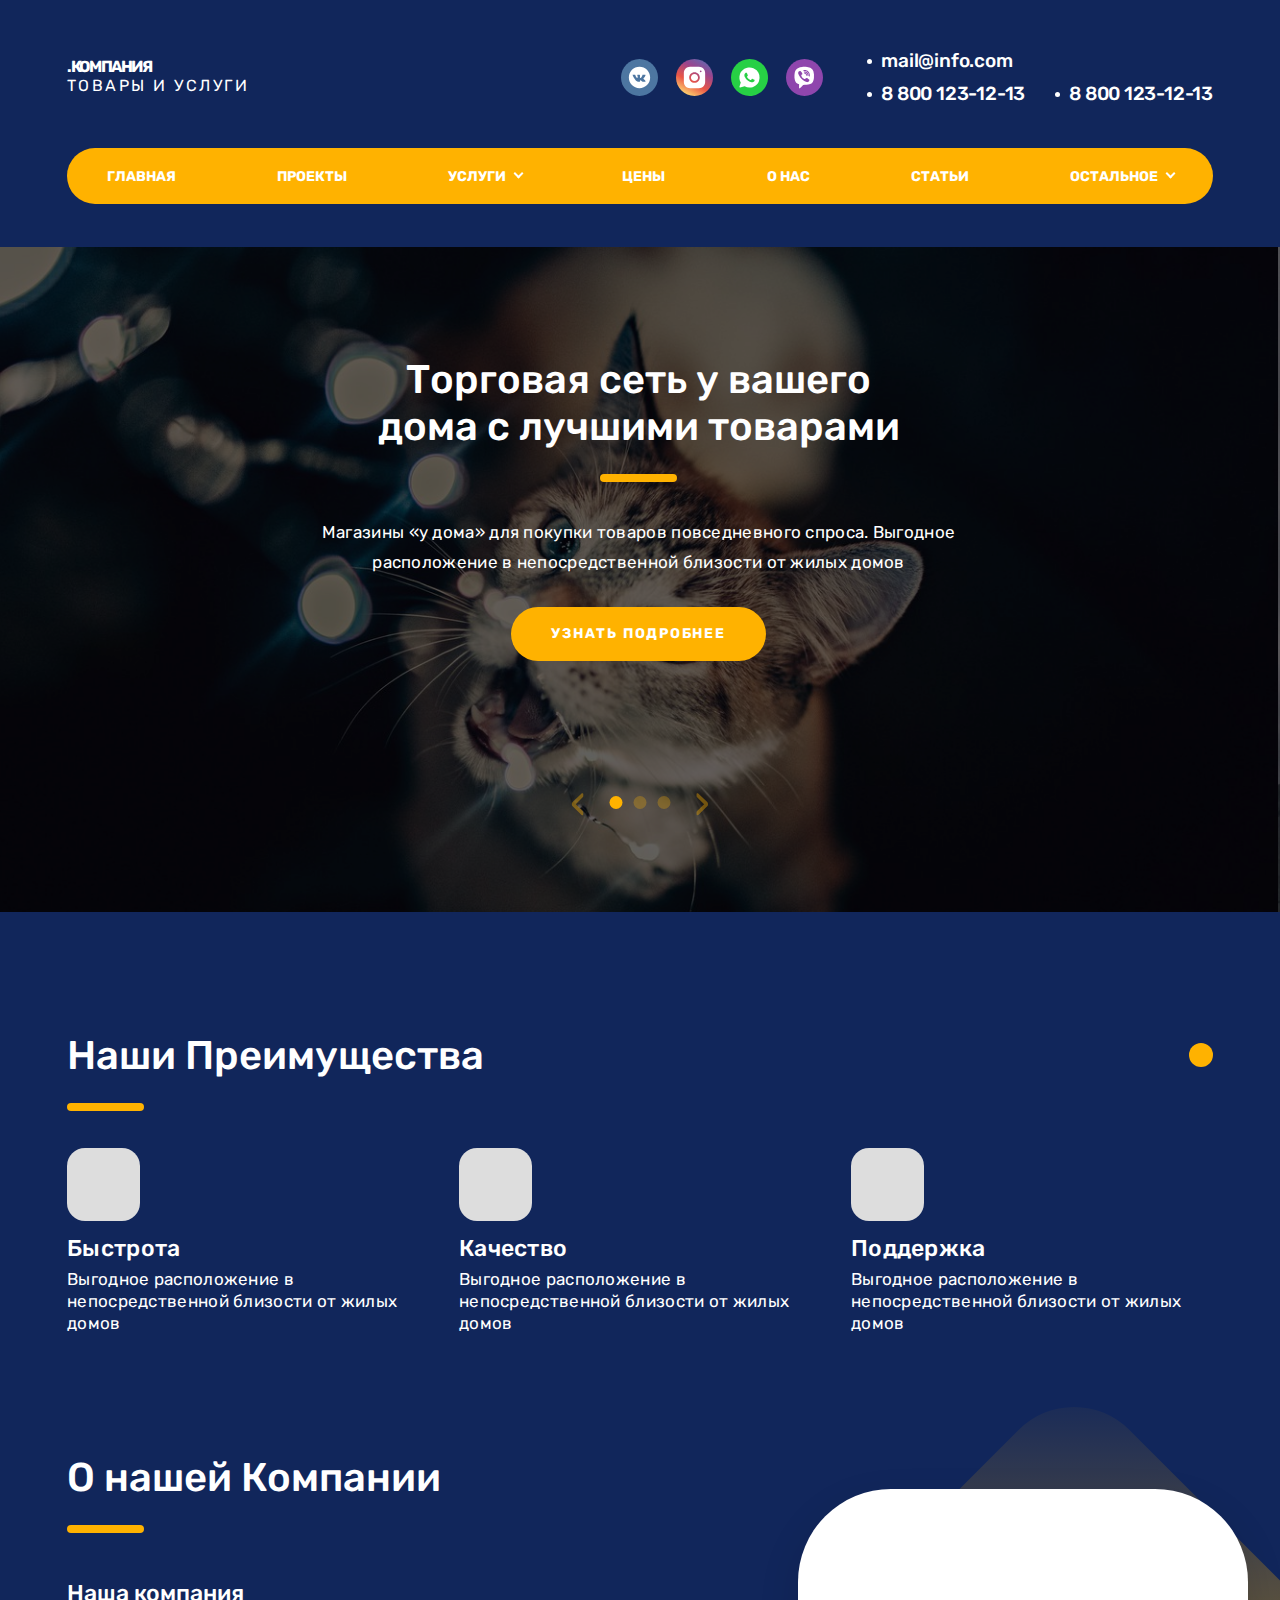
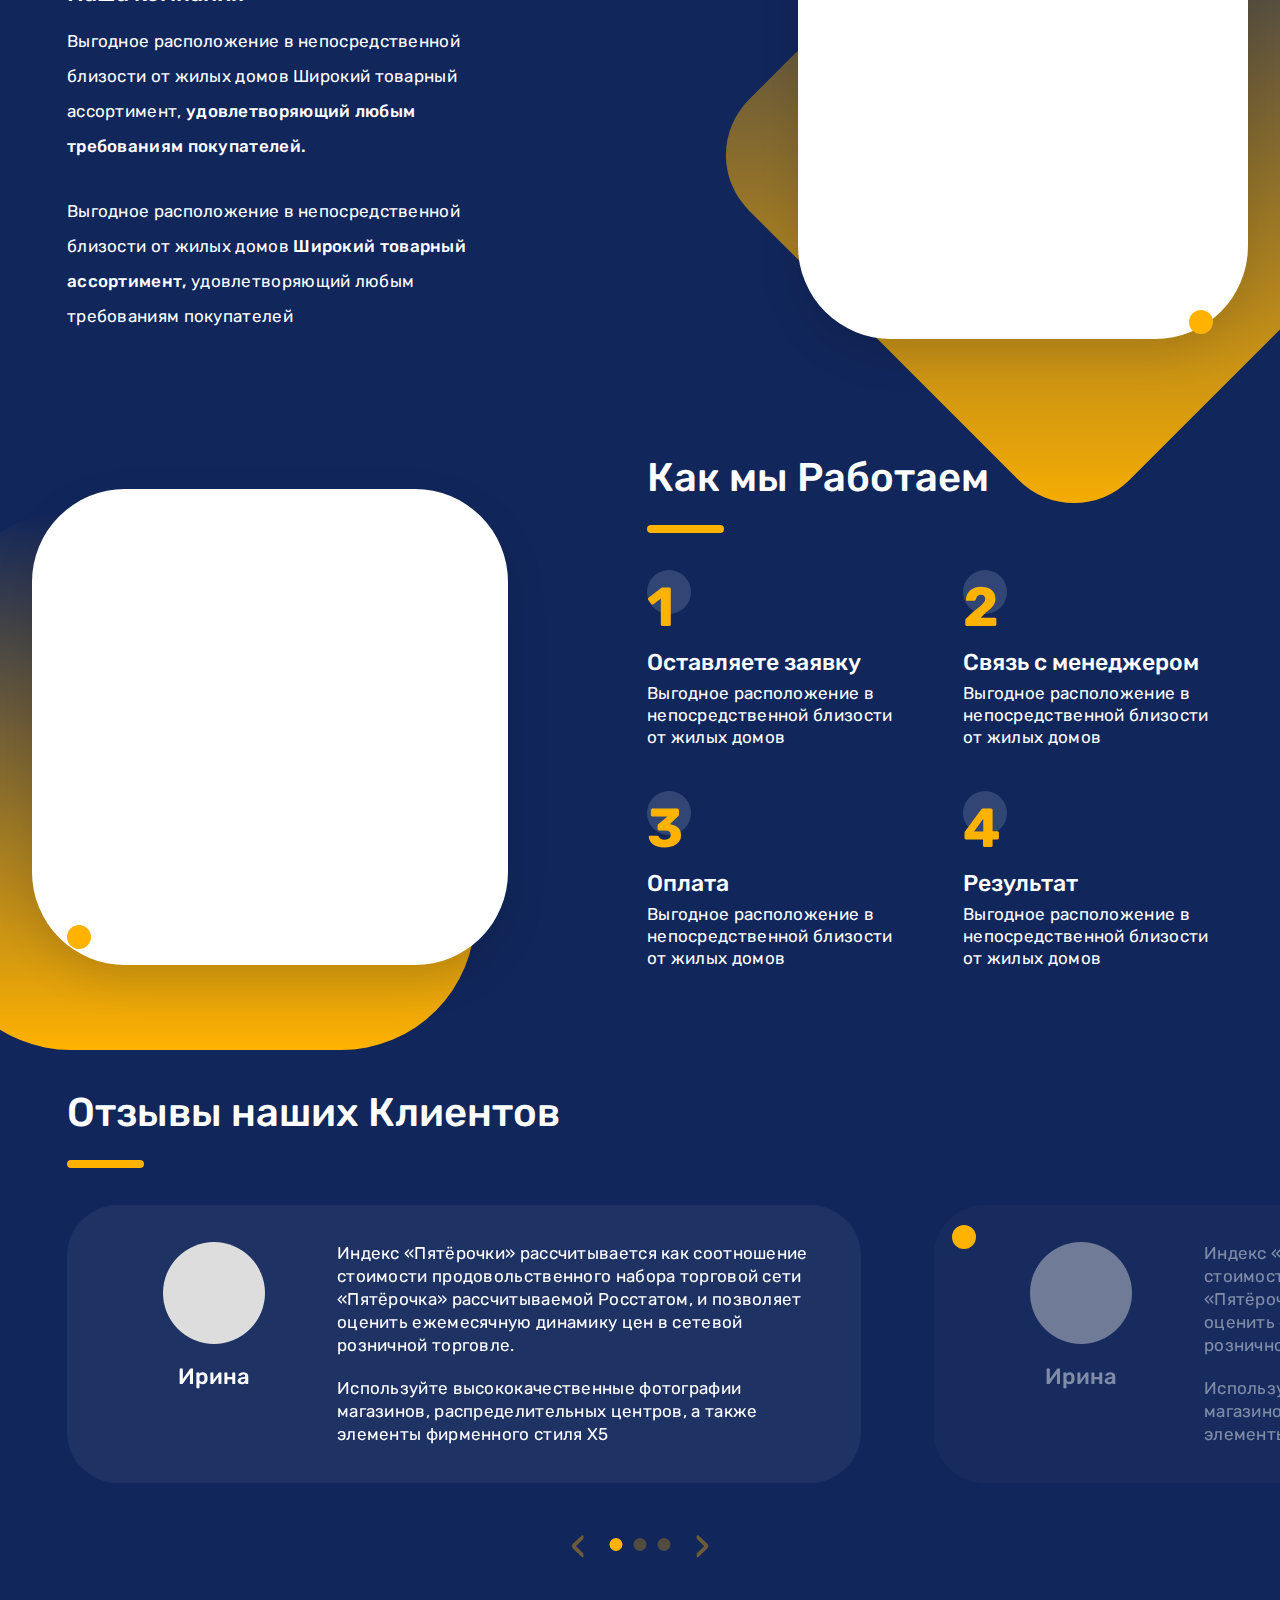
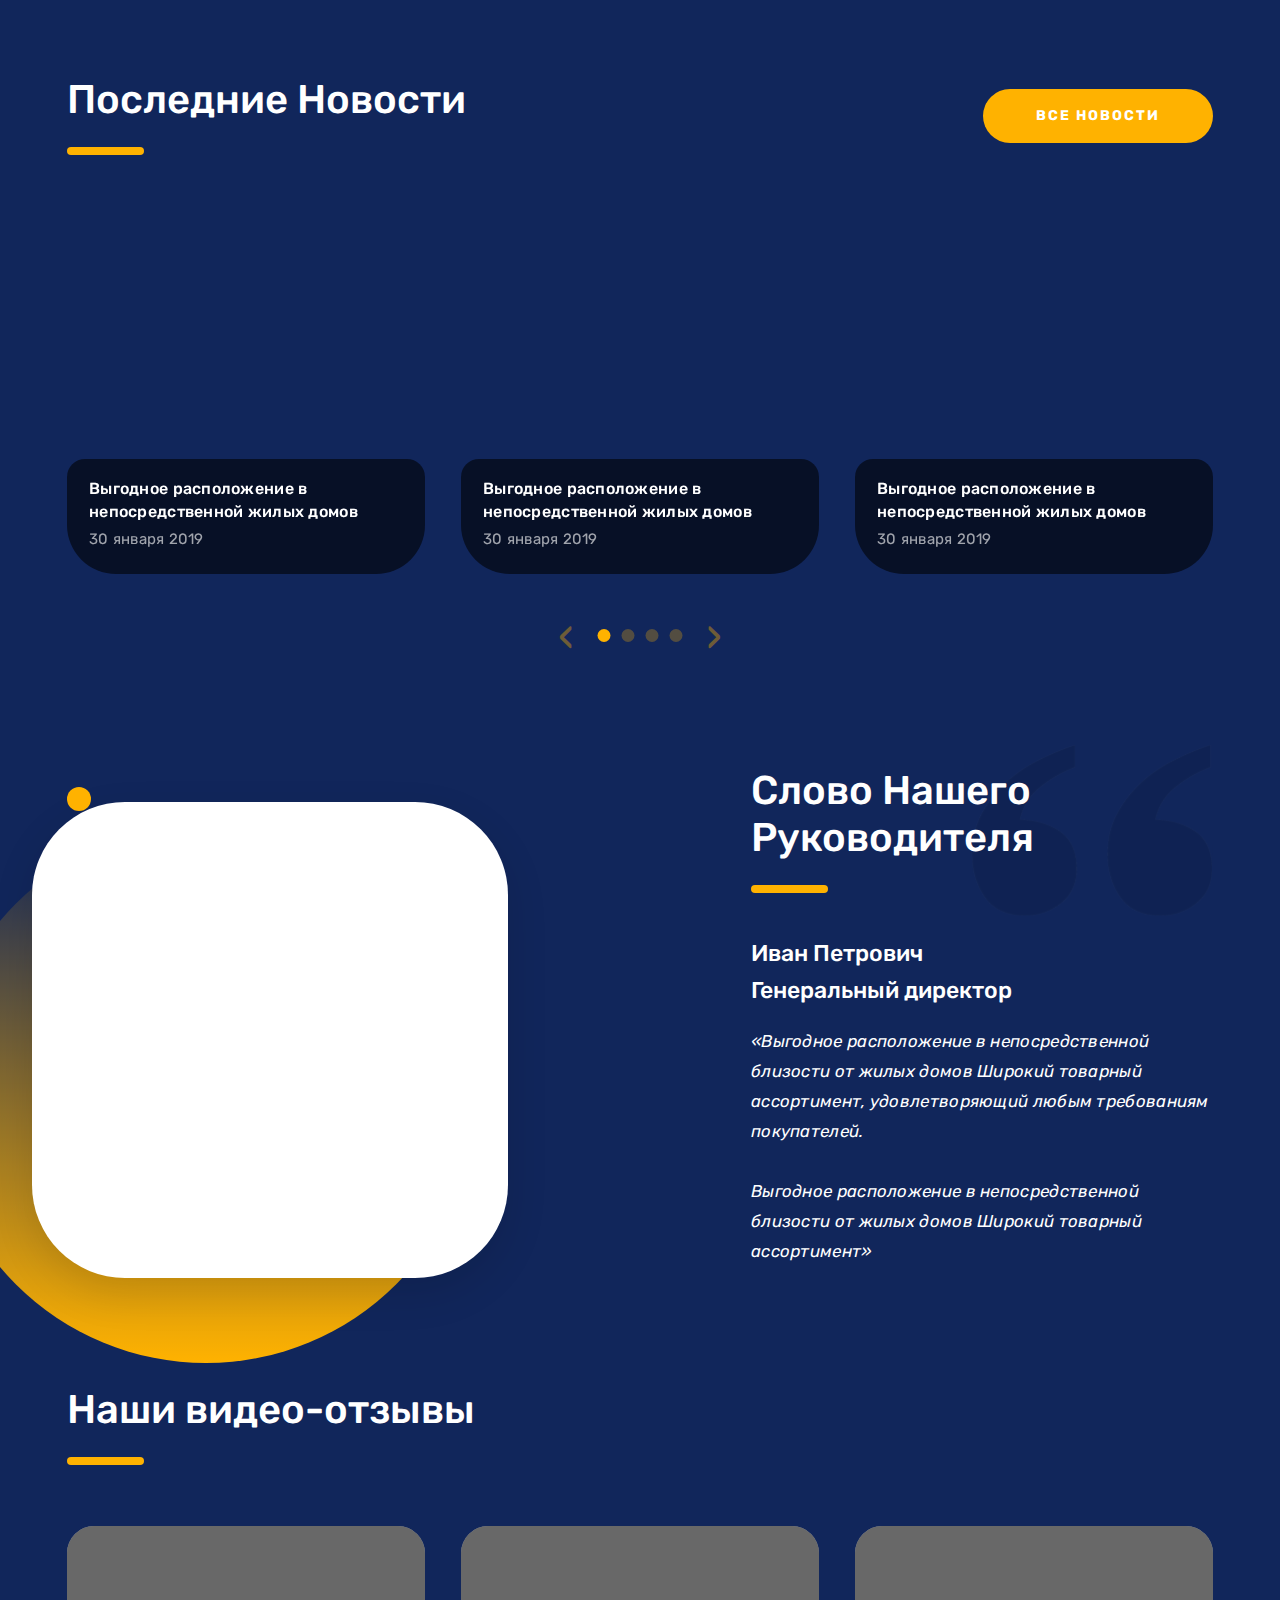
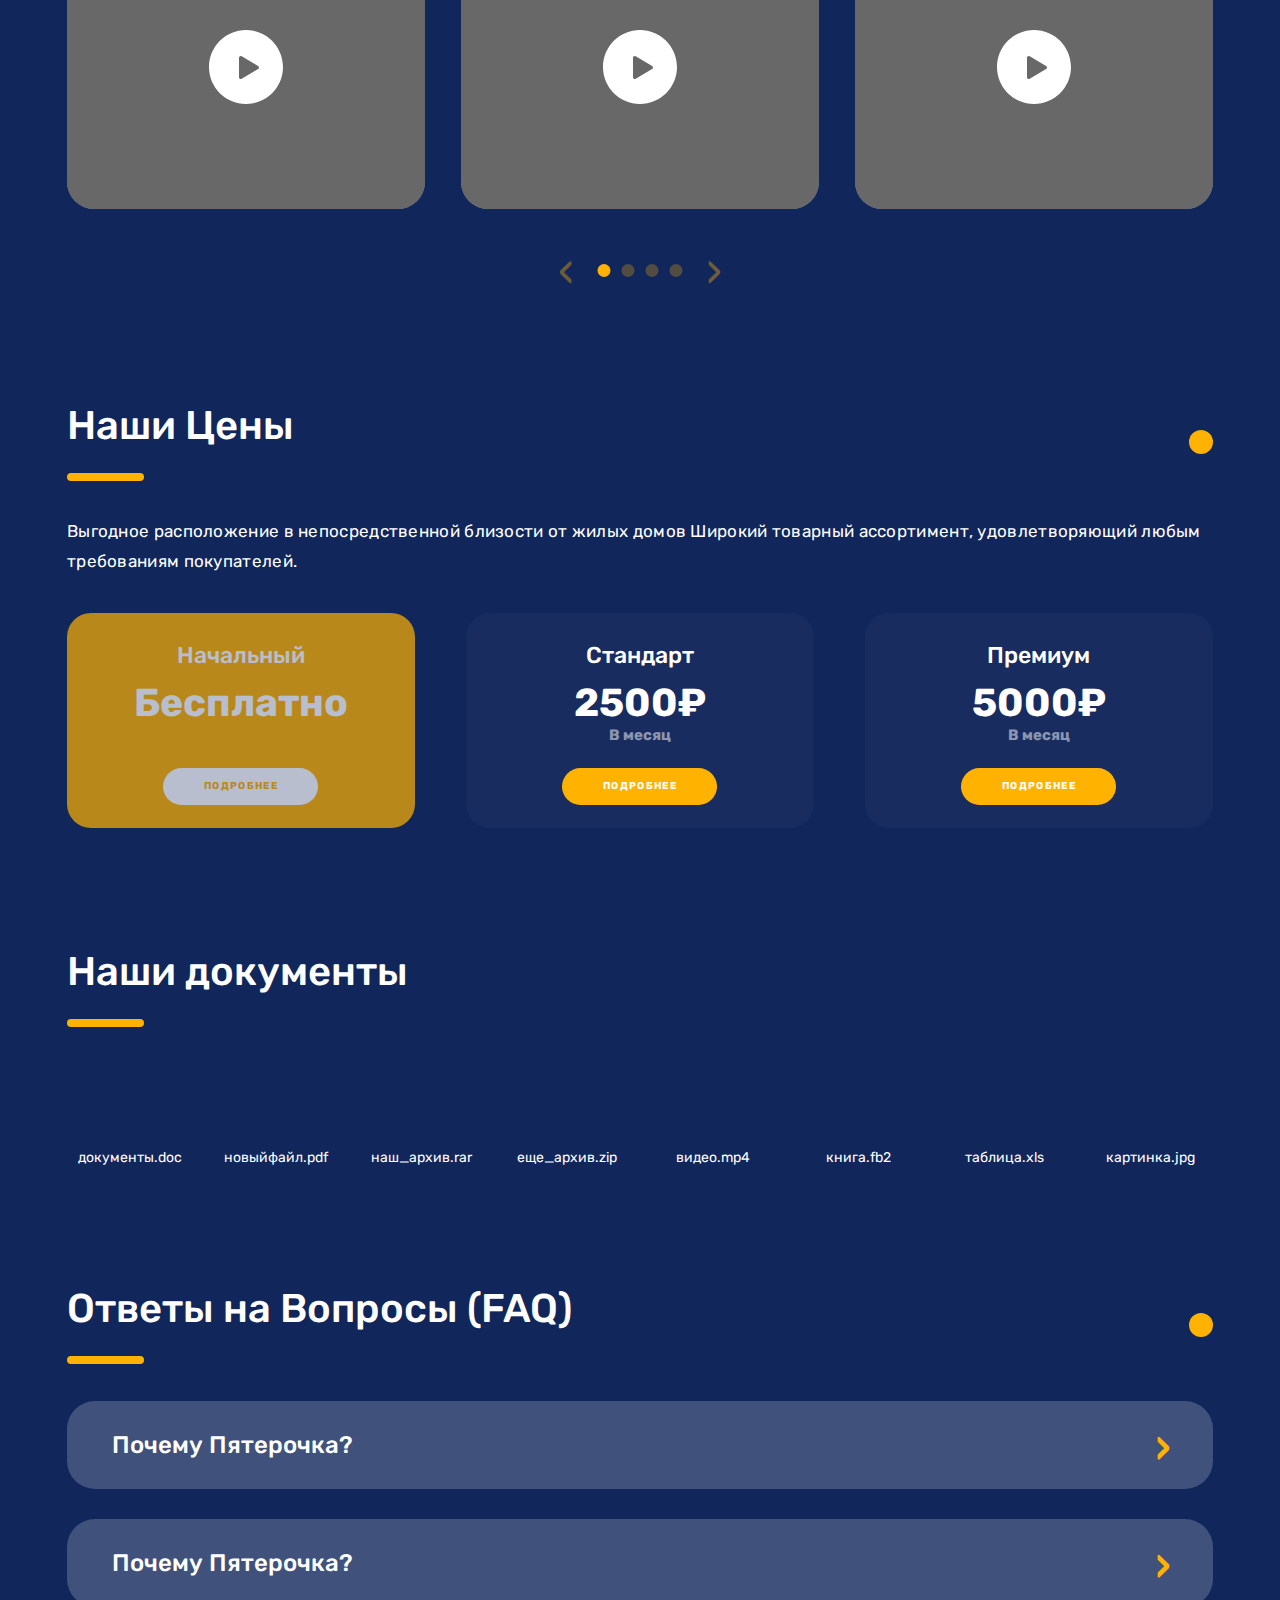
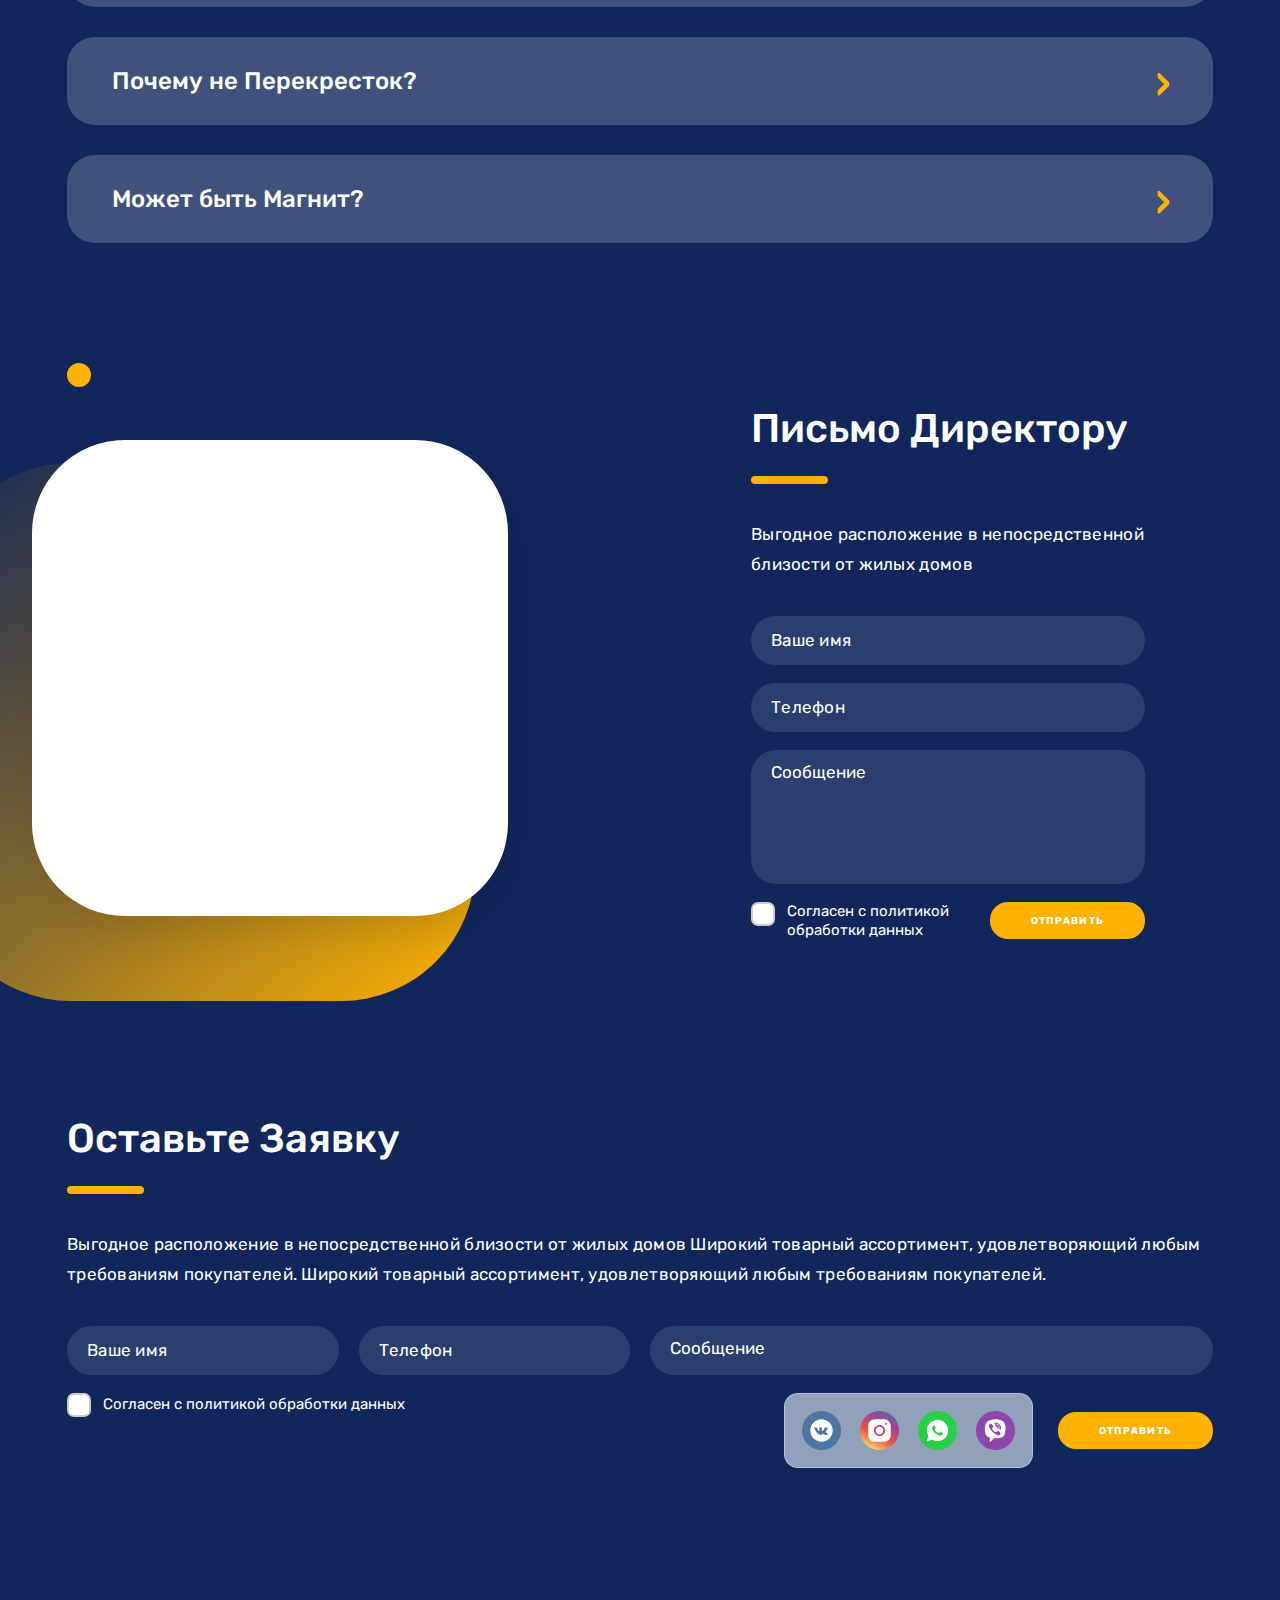
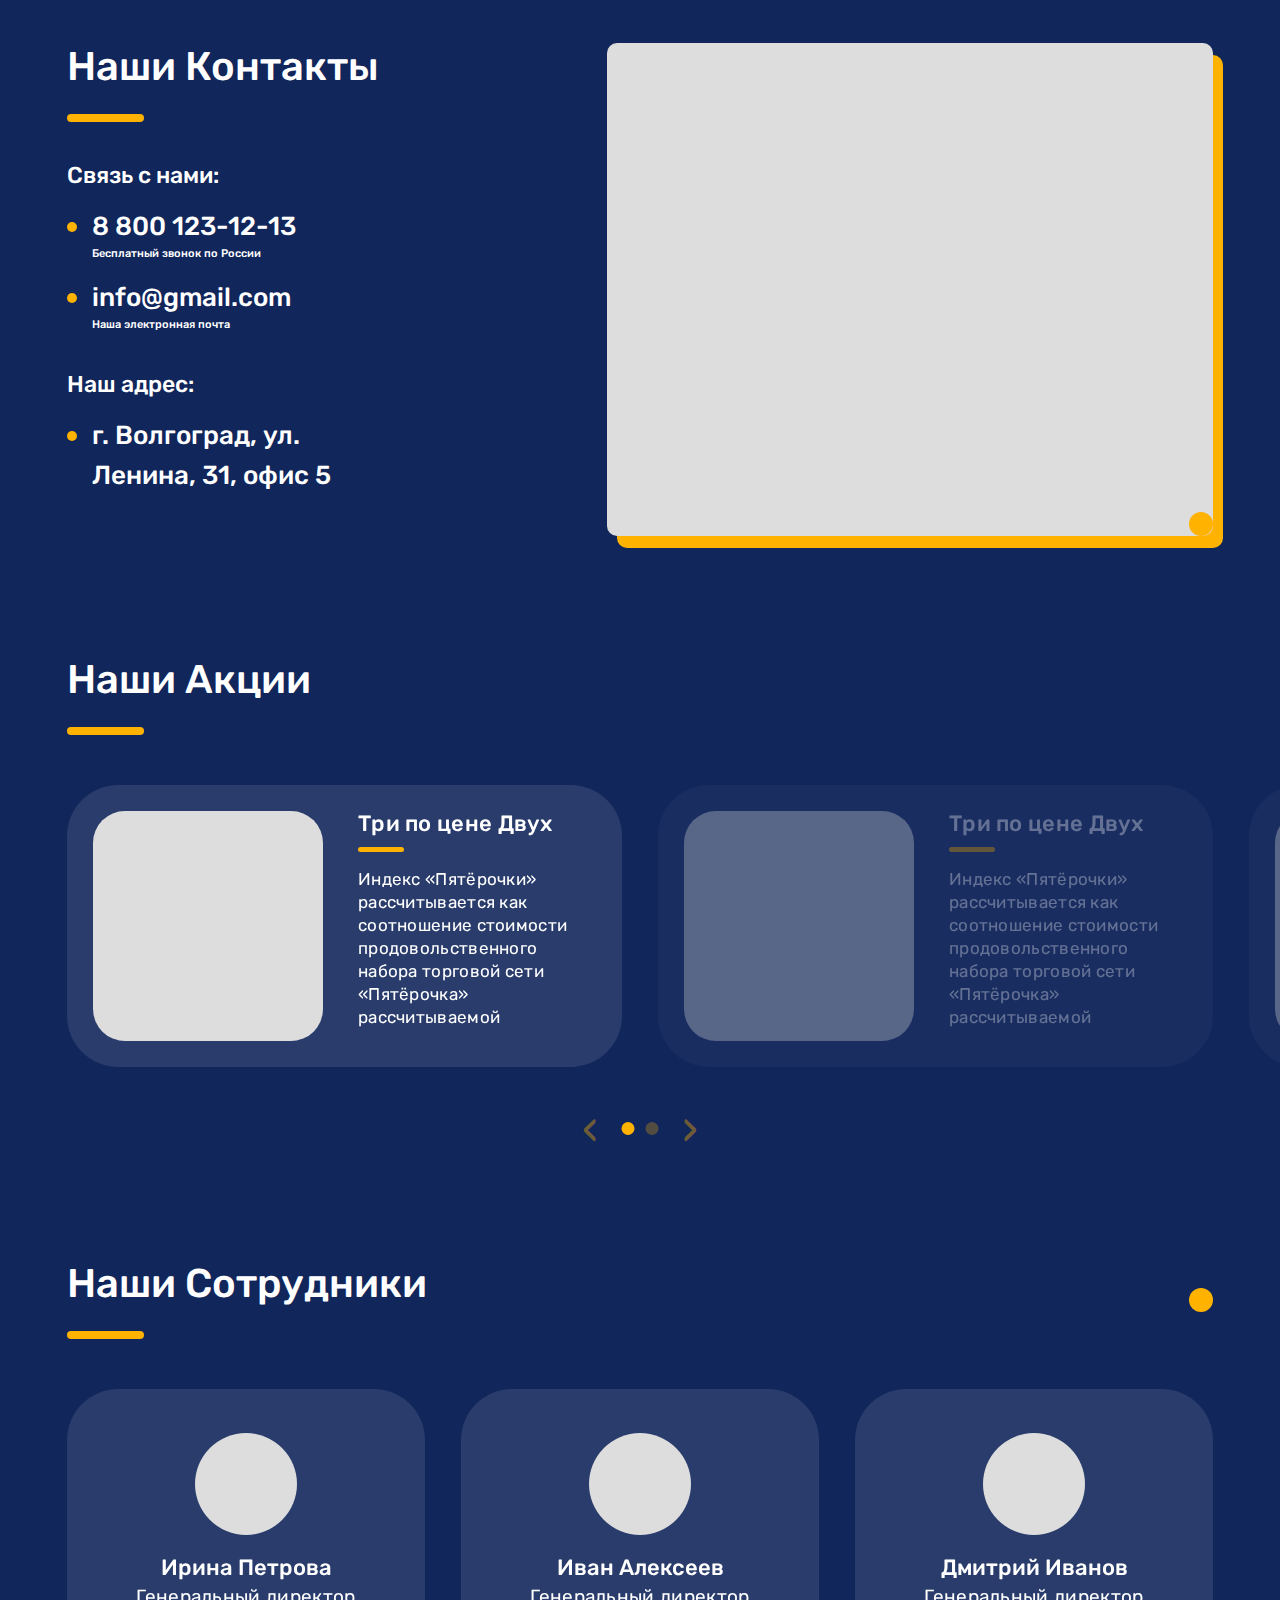
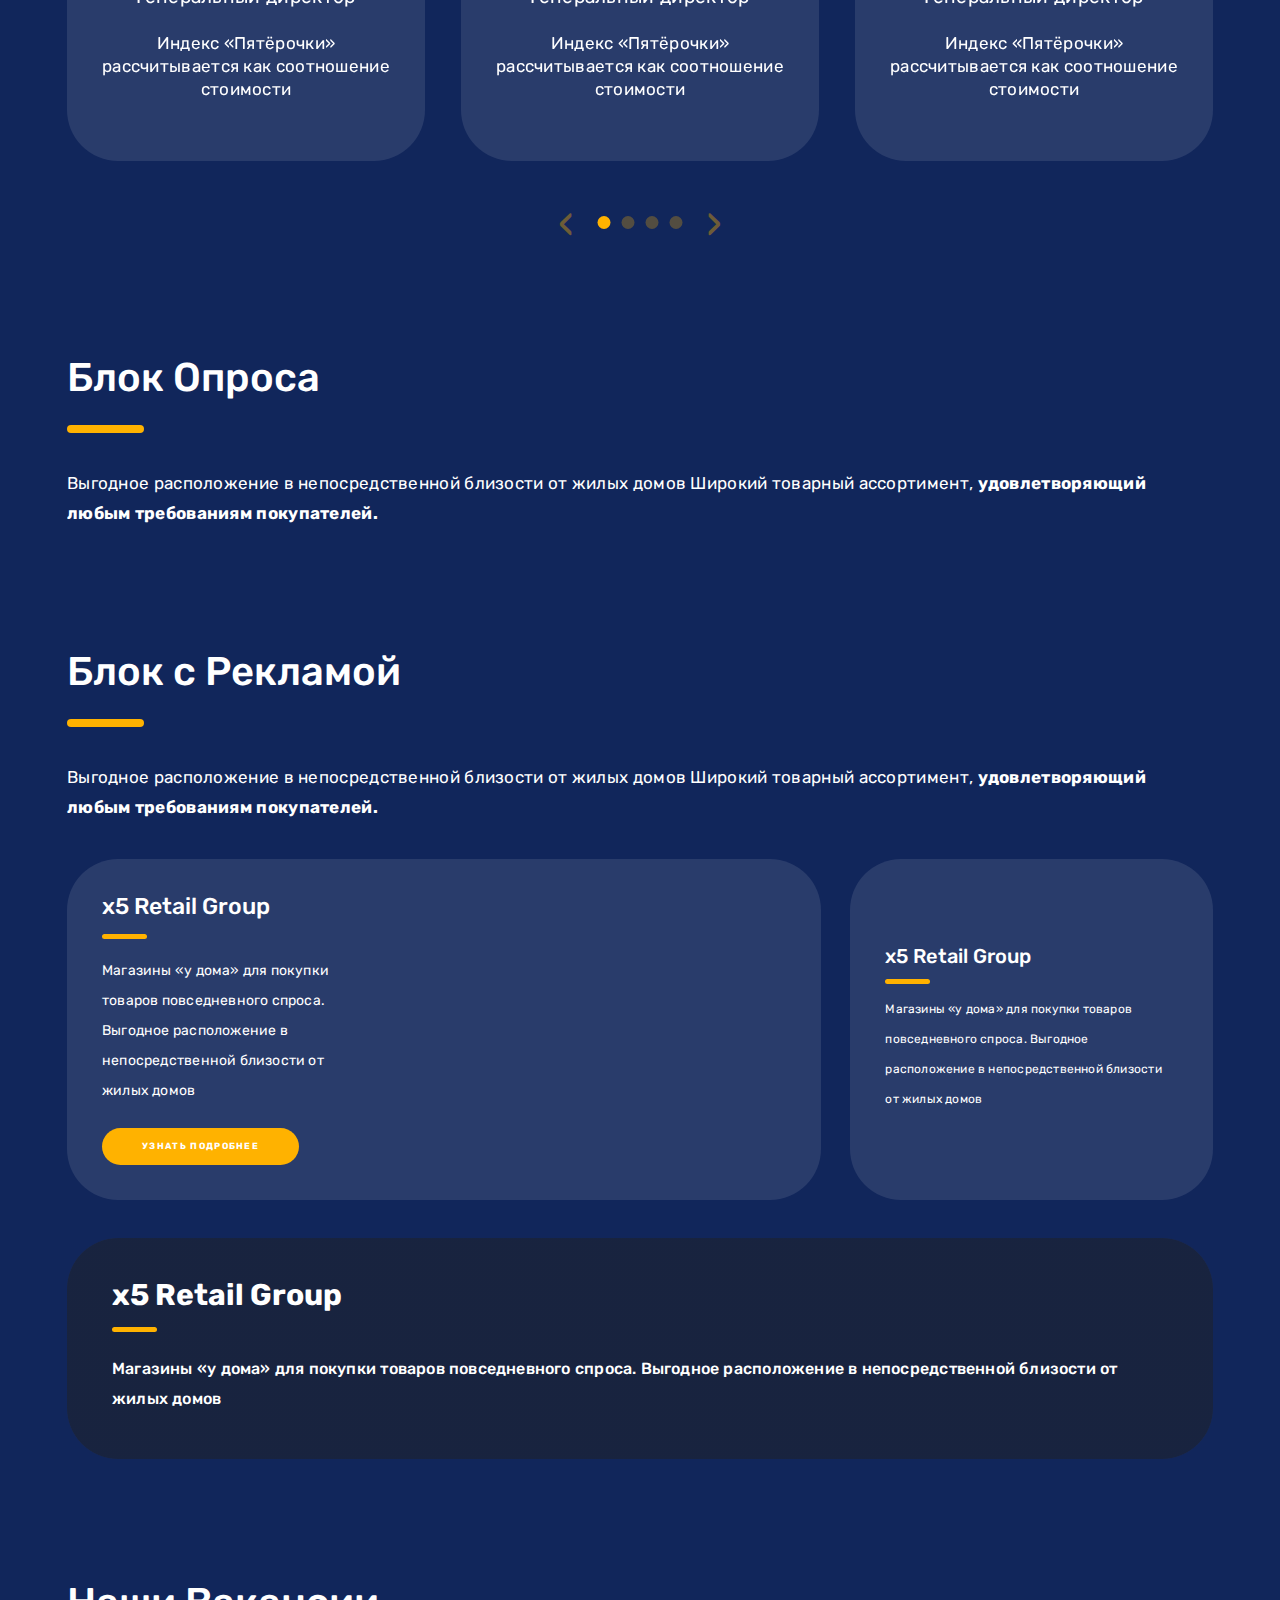
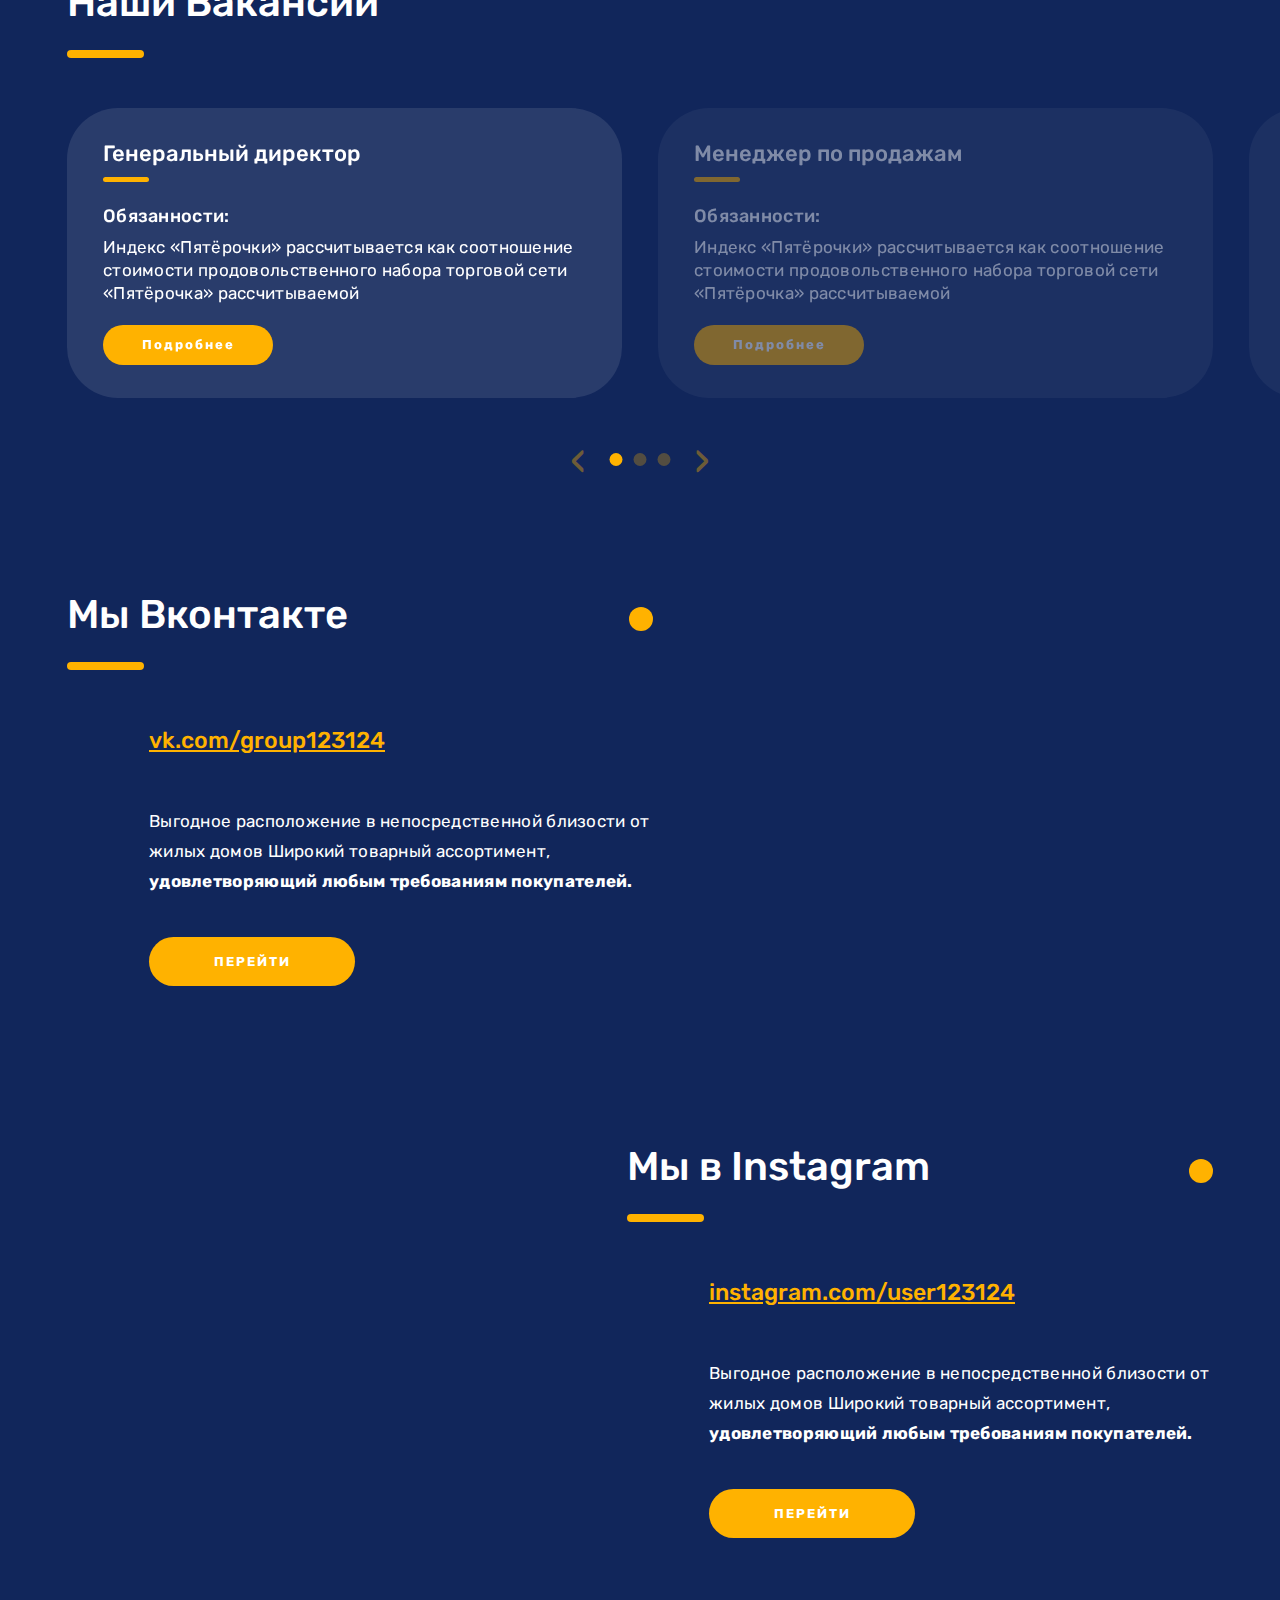
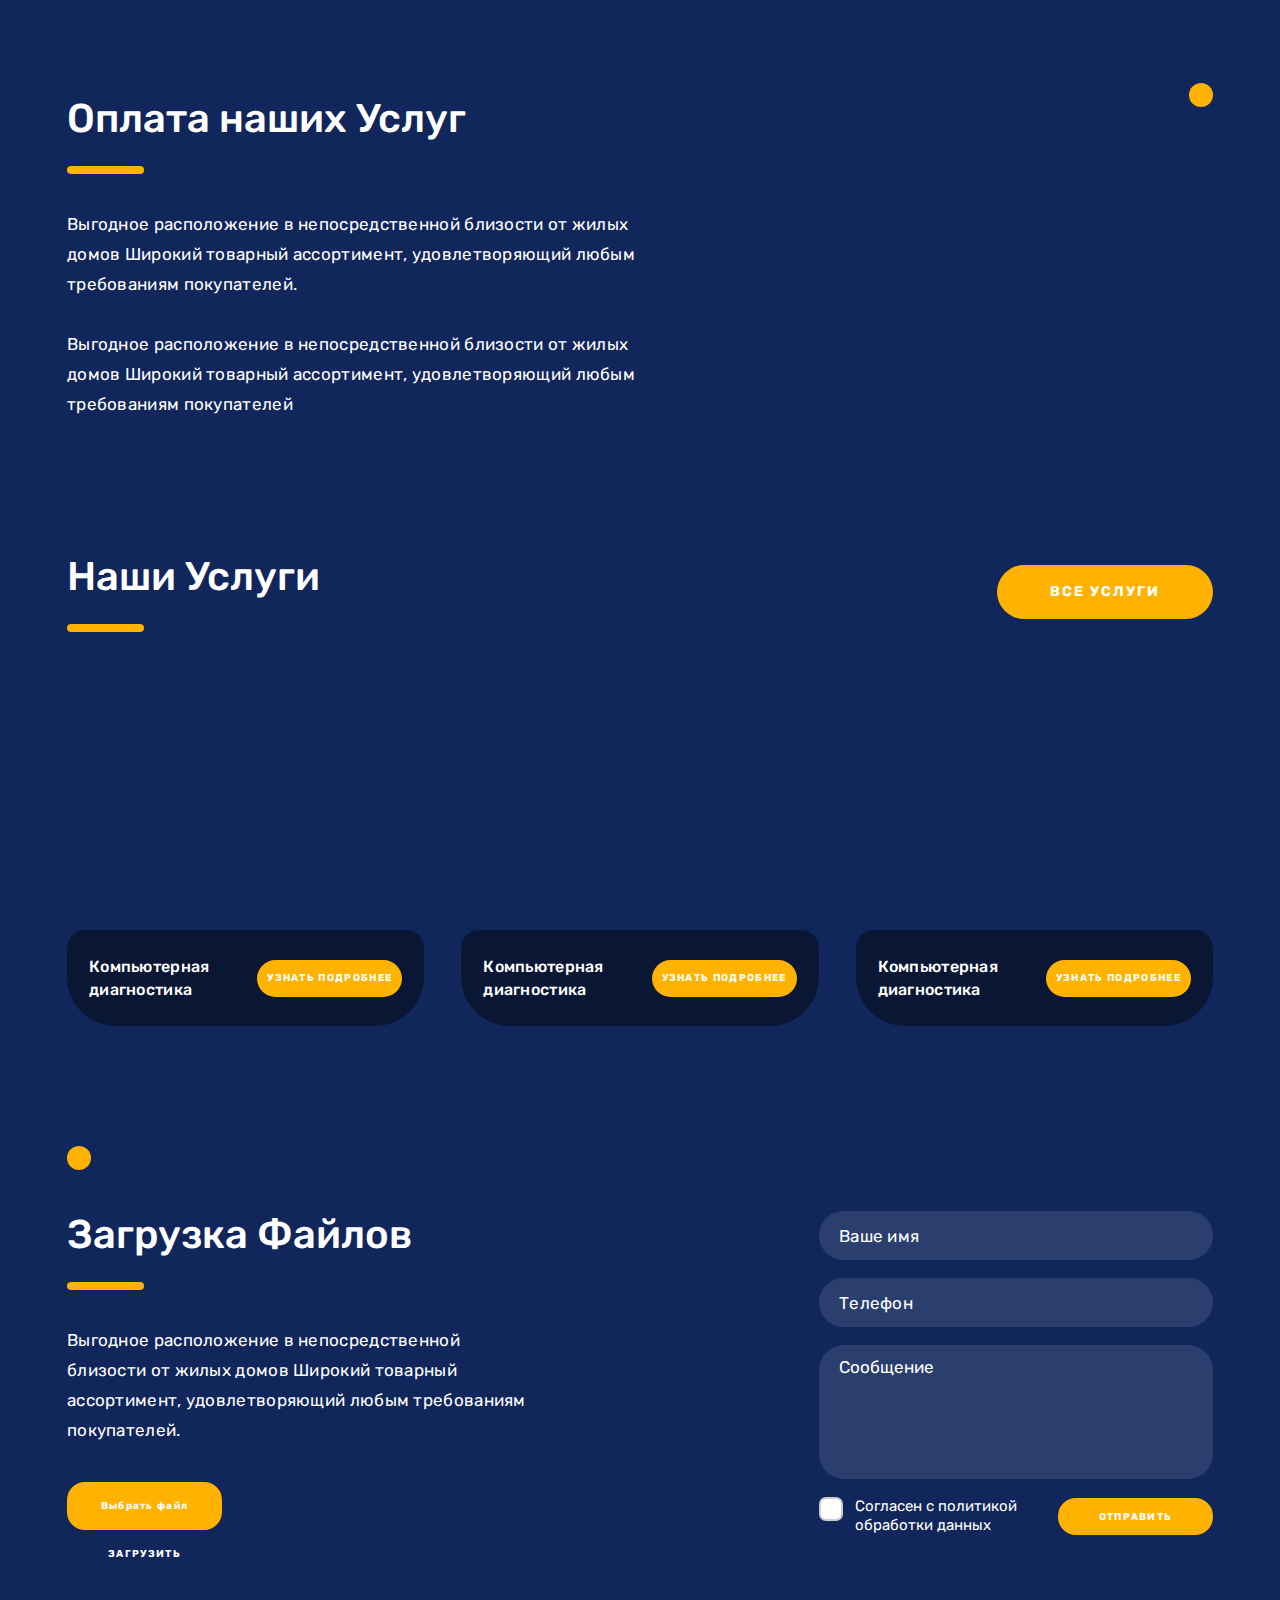
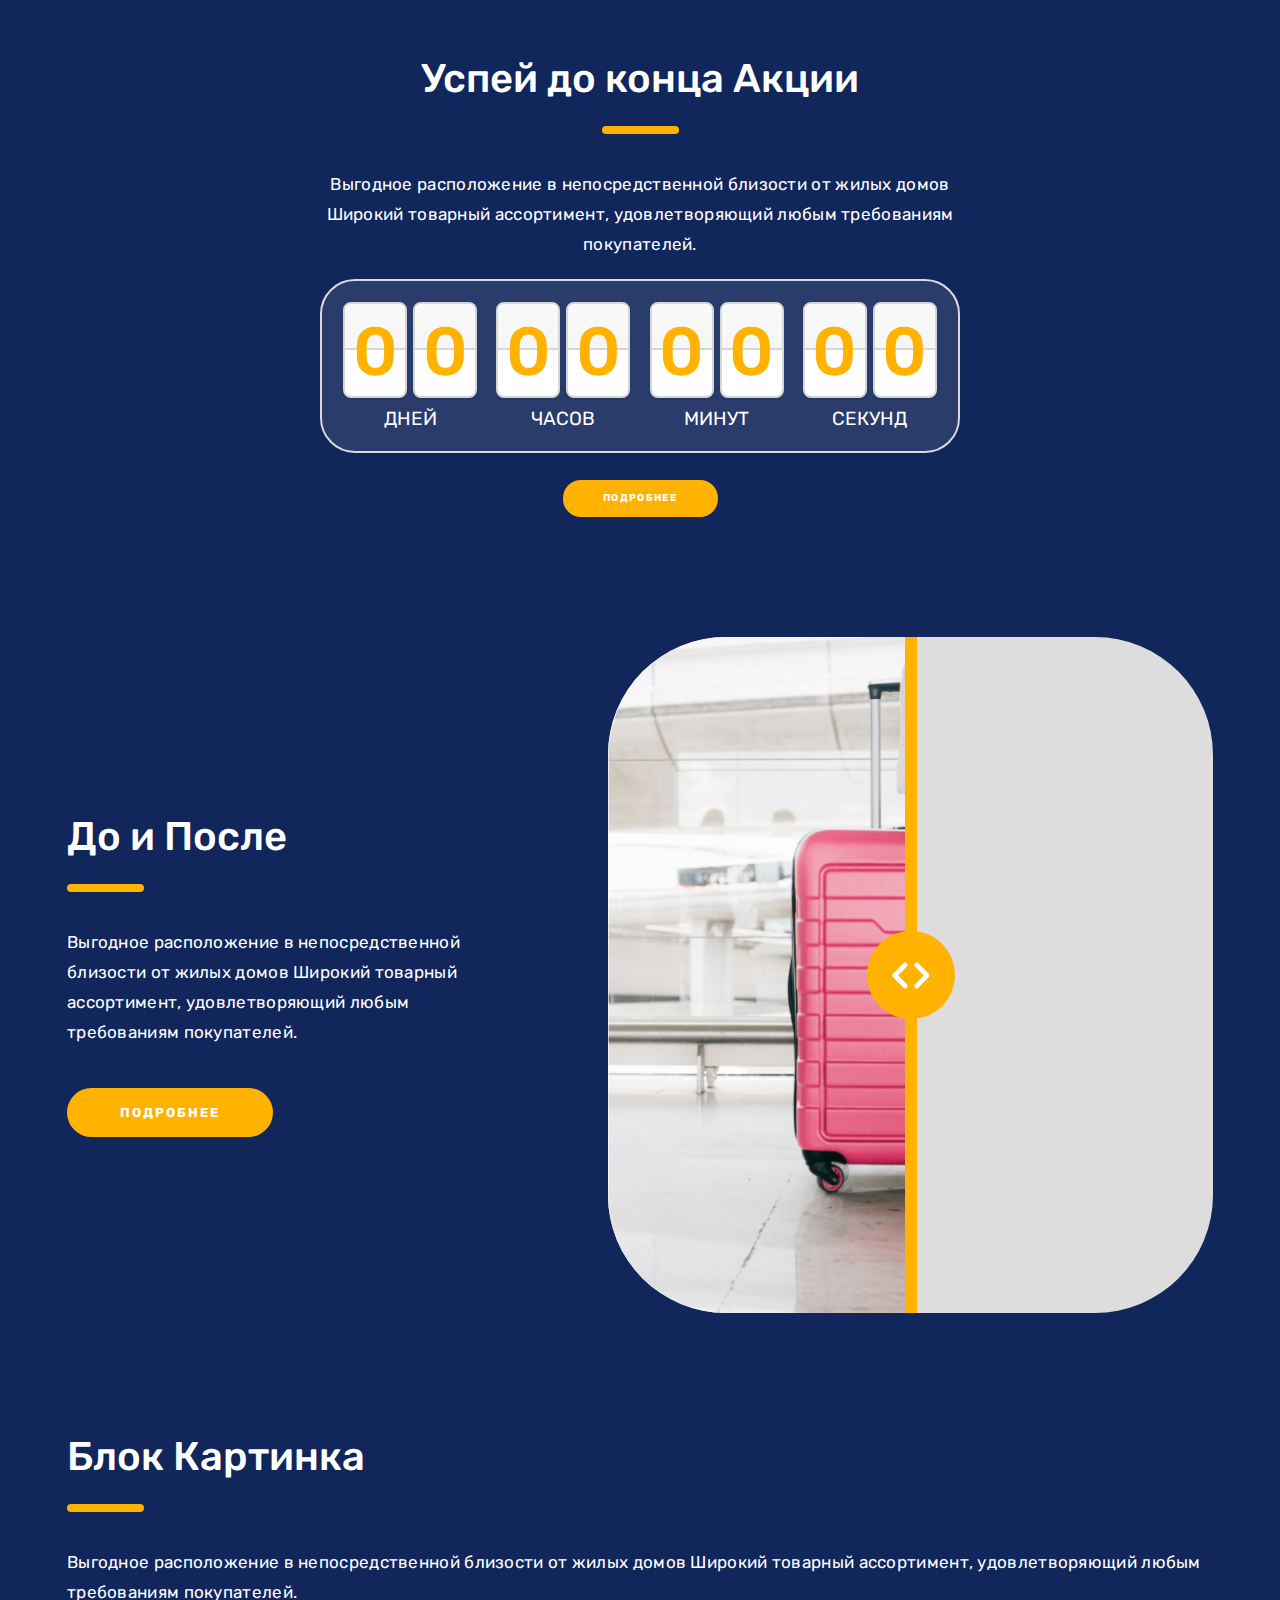
<file: index3.html>
<!DOCTYPE html>
<html lang="ru">
	<head>
		<meta http-equiv="Content-Type" content="text/html; charset=utf-8">
		<!-- Переключение IE в последнию версию, на случай если в настройках пользователя стоит меньшая -->
		<meta http-equiv="X-UA-Compatible" content="IE=edge">

		<!-- Адаптирование страницы для мобильных устройств -->
		<meta name="viewport" content="width=device-width, initial-scale=1, maximum-scale=1">

		<!-- Запрет распознования номера телефона -->
		<meta name="format-detection" content="telephone=no">
		<meta name="SKYPE_TOOLBAR" content ="SKYPE_TOOLBAR_PARSER_COMPATIBLE">

		<!-- Заголовок страницы -->
		<title>Заголовок страницы</title>

		<!-- Данное значение часто используют(использовали) поисковые системы -->
		<meta name="description" content="">
		<meta name="keywords" content="">

		<!-- Традиционная иконка сайта, размер 16x16, прозрачность поддерживается. Рекомендуемый формат: .ico или .png -->
		<link rel="shortcut icon" href="images/favicon.ico">

		<!-- Подключение шрифтов с гугла -->
		<link href="https://fonts.googleapis.com/css2?family=Rubik:ital,wght@0,300;0,400;0,500;0,700;0,900;1,300;1,400;1,500;1,700;1,900&display=swap" rel="stylesheet">

		<!-- Подключение файлов стилей -->
		<link rel="stylesheet" href="css/fancybox.css">
		<link rel="stylesheet" href="css/owl.carousel.css">
		<link rel="stylesheet" href="css/ion.rangeSlider.css">
		<link rel="stylesheet" href="css/styles.css">

		<link rel="stylesheet" href="css/response_1185.css" media="(max-width: 1185px)">
		<link rel="stylesheet" href="css/response_1023.css" media="(max-width: 1023px)">
		<link rel="stylesheet" href="css/response_767.css" media="(max-width: 767px)">
		<link rel="stylesheet" href="css/response_479.css" media="(max-width: 479px)">
	</head>

	<body>
		<div class="wrap">
			<div class="main">
				<!-- Шапка -->
				<header>
					<button type="button" class="close">
						<span></span>
						<span></span>
					</button>


					<div class="mob_scroll">
						<div class="info">
							<div class="cont flex">

								<div class="logo">
									<div class="name">.КОМПАНИЯ</div>
									<div class="desc">ТОВАРЫ И УСЛУГИ</div>
								</div>


								<div class="socials">
									<a href="/" target="_blank" rel="noopener nofollow">
										<img src="images/ic_soc1.svg" alt="">
									</a>

									<a href="/" target="_blank" rel="noopener nofollow">
										<img src="images/ic_soc2.svg" alt="">
									</a>

									<a href="/" target="_blank" rel="noopener nofollow">
										<img src="images/ic_soc3.svg" alt="">
									</a>

									<a href="/" target="_blank" rel="noopener nofollow">
										<img src="images/ic_soc4.svg" alt="">
									</a>
								</div>


								<div class="contacts">
									<div class="email">
										<a href="mailto:mail@info.com">mail@info.com</a>
									</div>

									<div class="phones">
										<div><a href="tel:88001231213">8 800 123-12-13</a></div>

										<div><a href="tel:88001231213">8 800 123-12-13</a></div>
									</div>
								</div>

							</div>
						</div>


						<div class="bottom">
							<div class="cont">

								<ul class="menu flex">
									<li class="item">
										<a href="/">ГЛАВНАЯ</a>
									</li>

									<li class="item">
										<a href="/">ПРОЕКТЫ</a>
									</li>

									<li class="item">
										<a href="#" class="sub_link">
											<span>УСЛУГИ</span>
										</a>

										<div class="sub_menu">
											<div><a href="/">Пункт меню</a></div>
											<div><a href="/">Пункт меню</a></div>
											<div><a href="/">Пункт меню</a></div>
										</div>
									</li>

									<li class="item">
										<a href="/">ЦЕНЫ</a>
									</li>

									<li class="item">
										<a href="/">О НАС</a>
									</li>

									<li class="item">
										<a href="/">СТАТЬИ</a>
									</li>

									<li class="item">
										<a href="/">Пункт меню</a>
									</li>

									<li class="item">
										<a href="/" class="sub_link">
											<span>Пункт меню</span>
										</a>

										<div class="sub_menu">
											<div><a href="/">Пункт меню</a></div>
											<div><a href="/">Пункт меню</a></div>
											<div><a href="/">Пункт меню</a></div>
										</div>
									</li>

									<li class="item">
										<a href="/">Пункт меню</a>
									</li>
								</ul>

							</div>
						</div>
					</div>
				</header>


				<div class="mob_header">
					<div class="cont">

						<div class="logo">
							<a href="/">
								<div class="name">.КОМПАНИЯ</div>
								<div class="desc">ТОВАРЫ И УСЛУГИ</div>
							</a>
						</div>


						<div class="bg">
							<div class="contacts">
								<a href="/">
									<img data-src="images/ic_phone.svg" alt="" class="lozad">
								</a>

								<a href="/">
									<img data-src="images/ic_phone2.svg" alt="" class="lozad">
								</a>

								<a href="/">
									<img data-src="images/ic_email.svg" alt="" class="lozad">
								</a>
							</div>

							<div class="socials">
								<a href="/" target="_blank" rel="noopener nofollow">
									<img src="images/ic_soc1.svg" alt="">
								</a>

								<a href="/" target="_blank" rel="noopener nofollow">
									<img src="images/ic_soc2.svg" alt="">
								</a>

								<a href="/" target="_blank" rel="noopener nofollow">
									<img src="images/ic_soc3.svg" alt="">
								</a>

								<a href="/" target="_blank" rel="noopener nofollow">
									<img src="images/ic_soc4.svg" alt="">
								</a>
							</div>
						</div>


						<button type="button" class="mob_menu_link">
							<span></span>
							<span></span>
							<span></span>
						</button>

					</div>
				</div>
				<!-- End Шапка -->


				<!-- Основная часть -->
				<section class="main_slider block">
					<div class="slider owl-carousel">
						<div class="slide">
							<div class="cont">

								<div class="info">
									<div class="title">Торговая сеть у вашего дома с лучшими товарами</div>

									<div class="desc">Магазины «у дома»​ для покупки товаров повседневного спроса. Выгодное расположение в непосредственной близости от жилых домов</div>

									<a href="/" class="link">УЗНАТЬ ПОДРОБНЕЕ</a>
								</div>

							</div>

							<div class="bg lozad" data-background-image="images/tmp/about_img.jpg"></div>
						</div>


						<div class="slide">
							<div class="cont">

								<div class="info">
									<div class="title">Торговая сеть у вашего дома с лучшими товарами</div>

									<div class="desc">Магазины «у дома»​ для покупки товаров повседневного спроса. Выгодное расположение в непосредственной близости от жилых домовМагазины «у дома»​ для покупки товаров повседневного спроса. Выгодное расположение в непосредственной близости от жилых домовМагазины «у дома»​ для покупки товаров повседневного спроса. Выгодное расположение в непосредственной близости от жилых домов</div>

									<a href="/" class="link">УЗНАТЬ ПОДРОБНЕЕ</a>
								</div>

							</div>

							<div class="bg lozad" data-background-image="images/tmp/main_slider_img.jpg"></div>
						</div>


						<div class="slide">
							<div class="cont">

								<div class="info">
									<div class="title">Торговая сеть у вашего дома с лучшими товарами</div>

									<div class="desc">Магазины «у дома»​ для покупки товаров повседневного спроса. Выгодное расположение в непосредственной близости от жилых домов</div>

									<a href="/" class="link">УЗНАТЬ ПОДРОБНЕЕ</a>
								</div>

							</div>

							<div class="bg lozad" data-background-image="images/tmp/ads_thumb3.jpg"></div>
						</div>
					</div>
				</section>


				<section class="advantages block">
					<div class="cont">

						<div class="block_head">
							<div class="title">Наши Преимущества</div>
						</div>


						<div class="flex">
							<div class="item">
								<div class="icon">
									<img data-src="images/tmp/advantages_thumb1.jpg" alt="" class="lozad">
								</div>

								<div class="name">Быстрота</div>

								<div class="desc">Выгодное расположение в непосредственной близости от жилых домов</div>
							</div>


							<div class="item">
								<div class="icon">
									<img data-src="images/tmp/advantages_thumb2.jpg" alt="" class="lozad">
								</div>

								<div class="name">Качество</div>

								<div class="desc">Выгодное расположение в непосредственной близости от жилых домов</div>
							</div>


							<div class="item">
								<div class="icon">
									<img data-src="images/tmp/advantages_thumb3.jpg" alt="" class="lozad">
								</div>

								<div class="name">Поддержка</div>

								<div class="desc">Выгодное расположение в непосредственной близости от жилых домов</div>
							</div>
						</div>

					</div>
				</section>


				<section class="about block">
					<div class="cont">

						<div class="info">
							<div class="block_head">
								<div class="title">О нашей Компании</div>
							</div>

							<div class="sub_title">Наша компания</div>

							<div class="text_block">
								<p>
									Выгодное расположение в непосредственной близости от жилых домов Широкий товарный ассортимент, <b>удовлетворяющий любым требованиям покупателей.</b>
								</p>

								<p>
									Выгодное расположение в непосредственной близости от жилых домов <b>Широкий товарный ассортимент,</b> удовлетворяющий любым требованиям покупателей
								</p>
							</div>
						</div>


						<div class="img">
							<div class="lozad" data-background-image="../images/tmp/about_img.jpg"></div>
						</div>

					</div>
				</section>


				<section class="how_we_work block">
					<div class="cont">

						<div class="info">
							<div class="block_head">
								<div class="title">Как мы Работаем</div>
							</div>

							<div class="flex">
								<div class="item">
									<div class="name">Оставляете заявку</div>

									<div class="desc">Выгодное расположение в непосредственной близости от жилых домов</div>
								</div>

								<div class="item">
									<div class="name">Связь с менеджером</div>

									<div class="desc">Выгодное расположение в непосредственной близости от жилых домов</div>
								</div>

								<div class="item">
									<div class="name">Оплата</div>

									<div class="desc">Выгодное расположение в непосредственной близости от жилых домов</div>
								</div>

								<div class="item">
									<div class="name">Результат</div>

									<div class="desc">Выгодное расположение в непосредственной близости от жилых домов</div>
								</div>
							</div>
						</div>

						<div class="img">
							<div class="lozad" data-background-image="../images/tmp/how_we_work_img.jpg"></div>
						</div>

					</div>
				</section>


				<section class="reviews block">
					<div class="cont">

						<div class="block_head">
							<div class="title">Отзывы наших Клиентов</div>
						</div>


						<div class="slider_wrap">
							<div class="slider owl-carousel">
								<div class="slide">
									<div class="review">
										<div class="author">
											<div class="foto">
												<img data-src="images/tmp/review_foto.jpg" alt="" class="lozad">
											</div>

											<div class="name">Ирина</div>
										</div>

										<div class="text">
											<p>
												Индекс «Пятёрочки» рассчитывается как соотношение стоимости продовольственного набора торговой сети «Пятёрочка» рассчитываемой Росстатом, и позволяет оценить ежемесячную динамику цен в сетевой розничной торговле.
											</p>

											<p>
												Используйте высококачественные фотографии магазинов, распределительных центров, а также элементы фирменного стиля X5
											</p>
										</div>
									</div>
								</div>


								<div class="slide">
									<div class="review">
										<div class="author">
											<div class="foto">
												<img data-src="images/tmp/review_foto.jpg" alt="" class="lozad">
											</div>

											<div class="name">Ирина</div>
										</div>

										<div class="text">
											<p>
												Индекс «Пятёрочки» рассчитывается как соотношение стоимости продовольственного набора торговой сети «Пятёрочка» рассчитываемой Росстатом, и позволяет оценить ежемесячную динамику цен в сетевой розничной торговле.
											</p>

											<p>
												Используйте высококачественные фотографии магазинов, распределительных центров, а также элементы фирменного стиля X5
											</p>
										</div>
									</div>
								</div>


								<div class="slide">
									<div class="review">
										<div class="author">
											<div class="foto">
												<img data-src="images/tmp/review_foto.jpg" alt="" class="lozad">
											</div>

											<div class="name">Ирина</div>
										</div>

										<div class="text">
											<p>
												Индекс «Пятёрочки» рассчитывается как соотношение стоимости продовольственного набора торговой сети «Пятёрочка» рассчитываемой Росстатом, и позволяет оценить ежемесячную динамику цен в сетевой розничной торговле.
											</p>

											<p>
												Используйте высококачественные фотографии магазинов, распределительных центров, а также элементы фирменного стиля X5
											</p>
										</div>
									</div>
								</div>
							</div>
						</div>

					</div>
				</section>


				<section class="articles block">
					<div class="cont">

						<div class="block_head">
							<div class="title">Последние Новости</div>

							<a href="/" class="all_link">ВСЕ НОВОСТИ</a>
						</div>


						<div class="slider owl-carousel">
							<div class="slide">
								<a href="/" class="article">
									<img data-src="images/tmp/article_thumb.jpg" alt="" class="lozad">

									<div class="info">
										<div class="name">Выгодное расположение в непосредственной жилых домов</div>

										<div class="date">30 января 2019</div>
									</div>
								</a>
							</div>

							<div class="slide">
								<a href="/" class="article">
									<img data-src="images/tmp/article_thumb2.jpg" alt="" class="lozad">

									<div class="info">
										<div class="name">Выгодное расположение в непосредственной жилых домов</div>

										<div class="date">30 января 2019</div>
									</div>
								</a>
							</div>

							<div class="slide">
								<a href="/" class="article">
									<img data-src="images/tmp/article_thumb3.jpg" alt="" class="lozad">

									<div class="info">
										<div class="name">Выгодное расположение в непосредственной жилых домов</div>

										<div class="date">30 января 2019</div>
									</div>
								</a>
							</div>

							<div class="slide">
								<a href="/" class="article">
									<img data-src="images/tmp/article_thumb.jpg" alt="" class="lozad">

									<div class="info">
										<div class="name">Выгодное расположение в непосредственной жилых домов</div>

										<div class="date">30 января 2019</div>
									</div>
								</a>
							</div>

							<div class="slide">
								<a href="/" class="article">
									<img data-src="images/tmp/article_thumb2.jpg" alt="" class="lozad">

									<div class="info">
										<div class="name">Выгодное расположение в непосредственной жилых домов</div>

										<div class="date">30 января 2019</div>
									</div>
								</a>
							</div>

							<div class="slide">
								<a href="/" class="article">
									<img data-src="images/tmp/article_thumb3.jpg" alt="" class="lozad">

									<div class="info">
										<div class="name">Выгодное расположение в непосредственной жилых домов</div>

										<div class="date">30 января 2019</div>
									</div>
								</a>
							</div>
						</div>

					</div>
				</section>


				<section class="big_boss_quote block">
					<div class="cont">

						<div class="info">
							<div class="block_head">
								<div class="title">Слово Нашего Руководителя</div>
							</div>

							<div class="name">Иван Петрович</div>

							<div class="post">Генеральный директор</div>

							<div class="text_block">
								<p>
									«Выгодное расположение в непосредственной близости от жилых домов Широкий товарный ассортимент, удовлетворяющий любым требованиям покупателей.
								</p>

								<p>
									Выгодное расположение в непосредственной близости от жилых домов Широкий товарный ассортимент»
								</p>
							</div>
						</div>


						<div class="img">
							<div class="lozad" data-background-image="../images/tmp/big_boss_quote_img.jpg"></div>
						</div>

					</div>
				</section>


				<section class="video_reviews block">
					<div class="cont">

						<div class="block_head">
							<div class="title">Наши видео-отзывы</div>
						</div>


						<div class="slider owl-carousel">
							<div class="slide">
								<a href="https://www.youtube.com/watch?v=60VYXd9RVJ0" data-fancybox class="review"></a>
							</div>

							<div class="slide">
								<a href="https://www.youtube.com/watch?v=60VYXd9RVJ0" data-fancybox class="review"></a>
							</div>

							<div class="slide">
								<a href="https://www.youtube.com/watch?v=60VYXd9RVJ0" data-fancybox class="review"></a>
							</div>

							<div class="slide">
								<a href="https://www.youtube.com/watch?v=60VYXd9RVJ0" data-fancybox class="review"></a>
							</div>

							<div class="slide">
								<a href="https://www.youtube.com/watch?v=60VYXd9RVJ0" data-fancybox class="review"></a>
							</div>

							<div class="slide">
								<a href="https://www.youtube.com/watch?v=60VYXd9RVJ0" data-fancybox class="review"></a>
							</div>
						</div>

					</div>
				</section>


				<section class="prices block">
					<div class="cont">

						<div class="block_head">
							<div class="title">Наши Цены</div>

							<div class="desc">Выгодное расположение в непосредственной близости от жилых домов Широкий товарный ассортимент, удовлетворяющий любым требованиям покупателей.</div>
						</div>


						<div class="flex">
							<div class="item free">
								<div class="name">Начальный</div>

								<div class="price">Бесплатно</div>

								<a href="/" class="link">ПОДРОБНЕЕ</a>
							</div>


							<div class="item">
								<div class="name">Стандарт</div>

								<div class="price">
									2500₽ <small>В месяц</small>
								</div>

								<a href="/" class="link">ПОДРОБНЕЕ</a>
							</div>


							<div class="item">
								<div class="name">Премиум</div>

								<div class="price">
									5000₽ <small>В месяц</small>
								</div>

								<a href="/" class="link">ПОДРОБНЕЕ</a>
							</div>
						</div>

					</div>
				</section>


				<section class="documents block">
					<div class="cont">

						<div class="block_head">
							<div class="title">Наши документы</div>
						</div>


						<div class="flex">
							<a href="/" class="item">
								<div class="icon">
									<img data-src="images/ic_file_doc.svg" alt="" class="lozad">
								</div>
								<div class="name">документы.doc</div>
							</a>

							<a href="/" class="item">
								<div class="icon">
									<img data-src="images/ic_file_pdf.svg" alt="" class="lozad">
								</div>
								<div class="name">новыйфайл.pdf</div>
							</a>

							<a href="/" class="item">
								<div class="icon">
									<img data-src="images/ic_file_rar.svg" alt="" class="lozad">
								</div>
								<div class="name">наш_архив.rar</div>
							</a>

							<a href="/" class="item">
								<div class="icon">
									<img data-src="images/ic_file_zip.svg" alt="" class="lozad">
								</div>
								<div class="name">еще_архив.zip</div>
							</a>

							<a href="/" class="item">
								<div class="icon">
									<img data-src="images/ic_file_mp4.svg" alt="" class="lozad">
								</div>
								<div class="name">видео.mp4</div>
							</a>

							<a href="/" class="item">
								<div class="icon">
									<img data-src="images/ic_file_fb2.svg" alt="" class="lozad">
								</div>
								<div class="name">книга.fb2</div>
							</a>

							<a href="/" class="item">
								<div class="icon">
									<img data-src="images/ic_file_xls.svg" alt="" class="lozad">
								</div>
								<div class="name">таблица.xls</div>
							</a>

							<a href="/" class="item">
								<div class="icon">
									<img data-src="images/ic_file_jpg.svg" alt="" class="lozad">
								</div>
								<div class="name">картинка.jpg</div>
							</a>
						</div>

					</div>
				</section>


				<section class="faq block">
					<div class="cont">

						<div class="block_head">
							<div class="title">Ответы на Вопросы (FAQ)</div>
						</div>


						<div class="accordion">
							<div class="item">
								<div class="title">Почему Пятерочка?</div>

								<div class="data text_block">
									<p>
										Индекс «Пятёрочки» рассчитывается как соотношение стоимости продовольственного набора торговой сети «Пятёрочка» рассчитываемой Росстатом, и позволяет оценить ежемесячную динамику цен в сетевой розничной торговле.
									</p>

									<p>
										Используйте высококачественные фотографии магазинов, распределительных центров, а также элементы фирменного стиля X5
									</p>
								</div>
							</div>


							<div class="item">
								<div class="title">Почему Пятерочка?</div>

								<div class="data text_block">
									<p>
										Индекс «Пятёрочки» рассчитывается как соотношение стоимости продовольственного набора торговой сети «Пятёрочка» рассчитываемой Росстатом, и позволяет оценить ежемесячную динамику цен в сетевой розничной торговле.
									</p>

									<p>
										Используйте высококачественные фотографии магазинов, распределительных центров, а также элементы фирменного стиля X5
									</p>
								</div>
							</div>


							<div class="item">
								<div class="title">Почему не Перекресток?</div>

								<div class="data text_block">
									<p>
										Индекс «Пятёрочки» рассчитывается как соотношение стоимости продовольственного набора торговой сети «Пятёрочка» рассчитываемой Росстатом, и позволяет оценить ежемесячную динамику цен в сетевой розничной торговле.
									</p>

									<p>
										Используйте высококачественные фотографии магазинов, распределительных центров, а также элементы фирменного стиля X5
									</p>
								</div>
							</div>


							<div class="item">
								<div class="title">Может быть Магнит?</div>

								<div class="data text_block">
									<p>
										Индекс «Пятёрочки» рассчитывается как соотношение стоимости продовольственного набора торговой сети «Пятёрочка» рассчитываемой Росстатом, и позволяет оценить ежемесячную динамику цен в сетевой розничной торговле.
									</p>

									<p>
										Используйте высококачественные фотографии магазинов, распределительных центров, а также элементы фирменного стиля X5
									</p>
								</div>
							</div>
						</div>

					</div>
				</section>


				<section class="director_letter block">
					<div class="cont">

						<div class="info">
							<div class="block_head">
								<div class="title">Письмо Директору</div>

								<div class="desc">Выгодное расположение в непосредственной близости от жилых домов</div>
							</div>


							<form action="" class="form">
								<div class="line">
									<div class="field">
										<input type="text" name="" value="" class="input" placeholder="Ваше имя">
									</div>
								</div>

								<div class="line">
									<div class="field">
										<input type="tel" name="" value="" class="input" placeholder="Телефон" required>
									</div>
								</div>

								<div class="line">
									<div class="field">
										<textarea name="" placeholder="Сообщение"></textarea>
									</div>
								</div>


								<div class="bottom">
									<div class="agree">
										<input type="checkbox" name="agree" id="agree_check" checked>
										<label for="agree_check">Согласен с политикой обработки данных</label>
									</div>

									<div class="submit">
										<button type="submit" class="submit_btn">ОТПРАВИТЬ</button>
									</div>
								</div>
							</form>
						</div>


						<div class="img">
							<div class="lozad" data-background-image="../images/tmp/big_boss_quote_img.jpg"></div>
						</div>

					</div>
				</section>


				<section class="order_block block">
					<div class="cont">

						<div class="block_head">
							<div class="title">Оставьте Заявку</div>

							<div class="desc">Выгодное расположение в непосредственной близости от жилых домов Широкий товарный ассортимент, удовлетворяющий любым требованиям покупателей. Широкий товарный ассортимент, удовлетворяющий любым требованиям покупателей.</div>
						</div>


						<form action="" class="form">
							<div class="columns">
								<div class="line width1of4">
									<div class="field">
										<input type="text" name="" value="" class="input" placeholder="Ваше имя">
									</div>
								</div>

								<div class="line width1of4">
									<div class="field">
										<input type="tel" name="" value="" class="input" placeholder="Телефон" required>
									</div>
								</div>

								<div class="line width2of4">
									<div class="field">
										<textarea name="" placeholder="Сообщение"></textarea>
									</div>
								</div>
							</div>


							<div class="bottom">
								<div class="agree">
									<input type="checkbox" name="agree" id="agree2_check" checked>
									<label for="agree2_check">Согласен с политикой обработки данных</label>
								</div>


								<div class="socials">
									<a href="/" target="_blank" rel="noopener nofollow">
										<img src="images/ic_soc1.svg" alt="">
									</a>

									<a href="/" target="_blank" rel="noopener nofollow">
										<img src="images/ic_soc2.svg" alt="">
									</a>

									<a href="/" target="_blank" rel="noopener nofollow">
										<img src="images/ic_soc3.svg" alt="">
									</a>

									<a href="/" target="_blank" rel="noopener nofollow">
										<img src="images/ic_soc4.svg" alt="">
									</a>
								</div>


								<div class="submit">
									<button type="submit" class="submit_btn">ОТПРАВИТЬ</button>
								</div>
							</div>
						</form>

					</div>
				</section>


				<section class="contacts_block block">
					<div class="cont">

						<div class="info">
							<div class="block_head">
								<div class="title">Наши Контакты</div>
							</div>


							<div class="contacts">
								<div>Связь с нами:</div>

								<div class="val">
									<a href="tel:88001231213" class="phone">8 800 123-12-13</a>
									<div class="exp">Бесплатный звонок по России</div>
								</div>

								<div class="val">
									<a href="mailto:info@gmail.com" class="email">info@gmail.com</a>
									<div class="exp">Наша электронная почта</div>
								</div>
							</div>


							<div class="adres">
								<div>Наш адрес:</div>

								<div class="val">г. Волгоград, ул. Ленина, 31, офис 5</div>
							</div>
						</div>



						<div class="map">
							<div>
								<iframe width="100%" height="500" src="https://maps.google.com/maps?width=100&amp;height=500&amp;hl=ru&amp;q=%D0%92%D0%BE%D0%BB%D0%B6%D1%81%D0%BA%D0%B8%D0%B9%20%D0%BC%D0%B8%D1%80%D0%B0%2036%20%D0%BF&amp;ie=UTF8&amp;t=&amp;z=10&amp;iwloc=B&amp;output=embed" frameborder="0" scrolling="no" marginheight="0" marginwidth="0"></iframe>
							</div>
						</div>

					</div>
				</section>


				<section class="stocks block">
					<div class="cont">

						<div class="block_head">
							<div class="title">Наши Акции</div>
						</div>


						<div class="slider owl-carousel">
							<div class="slide">
								<div class="stock">
									<a href="/" class="thumb">
										<img data-src="images/tmp/stock_thumb.jpg" alt="" class="lozad">
									</a>

									<div class="info">
										<div class="name">
											<a href="/">Три по цене Двух</a>
										</div>

										<div class="desc">Индекс «Пятёрочки» рассчитывается как соотношение стоимости продовольственного набора торговой сети «Пятёрочка» рассчитываемой</div>
									</div>
								</div>
							</div>


							<div class="slide">
								<div class="stock">
									<a href="/" class="thumb">
										<img data-src="images/tmp/stock_thumb2.jpg" alt="" class="lozad">
									</a>

									<div class="info">
										<div class="name">
											<a href="/">Три по цене Двух</a>
										</div>

										<div class="desc">Индекс «Пятёрочки» рассчитывается как соотношение стоимости продовольственного набора торговой сети «Пятёрочка» рассчитываемой</div>
									</div>
								</div>
							</div>


							<div class="slide">
								<div class="stock">
									<a href="/" class="thumb">
										<img data-src="images/tmp/stock_thumb3.jpg" alt="" class="lozad">
									</a>

									<div class="info">
										<div class="name">
											<a href="/">Три по цене Двух</a>
										</div>

										<div class="desc">Индекс «Пятёрочки» рассчитывается как соотношение стоимости продовольственного набора торговой сети «Пятёрочка» рассчитываемой</div>
									</div>
								</div>
							</div>
						</div>

					</div>
				</section>


				<section class="team block">
					<div class="cont">

						<div class="block_head">
							<div class="title">Наши Сотрудники</div>
						</div>


						<div class="slider owl-carousel">
							<div class="slide">
								<div class="item">
									<div class="foto">
										<img data-src="images/tmp/review_foto.jpg" alt="" class="lozad">
									</div>

									<div class="name">Ирина Петрова</div>
									<div class="post">Генеральный директор</div>

									<div class="desc">Индекс «Пятёрочки» рассчитывается как соотношение стоимости</div>
								</div>
							</div>


							<div class="slide">
								<div class="item">
									<div class="foto">
										<img data-src="images/tmp/team_foto2.jpg" alt="" class="lozad">
									</div>

									<div class="name">Иван Алексеев</div>
									<div class="post">Генеральный директор</div>

									<div class="desc">Индекс «Пятёрочки» рассчитывается как соотношение стоимости</div>
								</div>
							</div>


							<div class="slide">
								<div class="item">
									<div class="foto">
										<img data-src="images/tmp/team_foto3.jpg" alt="" class="lozad">
									</div>

									<div class="name">Дмитрий Иванов</div>
									<div class="post">Генеральный директор</div>

									<div class="desc">Индекс «Пятёрочки» рассчитывается как соотношение стоимости</div>
								</div>
							</div>


							<div class="slide">
								<div class="item">
									<div class="foto">
										<img data-src="images/tmp/review_foto.jpg" alt="" class="lozad">
									</div>

									<div class="name">Ирина Петрова</div>
									<div class="post">Генеральный директор</div>

									<div class="desc">Индекс «Пятёрочки» рассчитывается как соотношение стоимости</div>
								</div>
							</div>


							<div class="slide">
								<div class="item">
									<div class="foto">
										<img data-src="images/tmp/team_foto2.jpg" alt="" class="lozad">
									</div>

									<div class="name">Иван Алексеев</div>
									<div class="post">Генеральный директор</div>

									<div class="desc">Индекс «Пятёрочки» рассчитывается как соотношение стоимости</div>
								</div>
							</div>


							<div class="slide">
								<div class="item">
									<div class="foto">
										<img data-src="images/tmp/team_foto3.jpg" alt="" class="lozad">
									</div>

									<div class="name">Дмитрий Иванов</div>
									<div class="post">Генеральный директор</div>

									<div class="desc">Индекс «Пятёрочки» рассчитывается как соотношение стоимости</div>
								</div>
							</div>
						</div>

					</div>
				</section>


				<section class="poll block">
					<div class="cont">

						<div class="block_head">
							<div class="title">Блок Опроса</div>

							<div class="desc">Выгодное расположение в непосредственной близости от жилых домов Широкий товарный ассортимент, <b>удовлетворяющий любым требованиям покупателей.</b></div>
						</div>


						<div class="widget">
							<!-- Put this script tag to the <head> of your page -->
							<script type="text/javascript" src="https://vk.com/js/api/openapi.js?162"></script>

							<script type="text/javascript">
							  VK.init({apiId: 7239986, onlyWidgets: true});
							</script>

							<!-- Put this div tag to the place, where the Poll block will be -->
							<div id="vk_poll"></div>
							<script type="text/javascript">
							VK.Widgets.Poll("vk_poll", {}, "356050851_510253bd6b71887e3d");
							</script>
						</div>

					</div>
				</section>


				<section class="ads_block block">
					<div class="cont">

						<div class="block_head">
							<div class="title">Блок c Рекламой</div>

							<div class="desc">Выгодное расположение в непосредственной близости от жилых домов Широкий товарный ассортимент, <b>удовлетворяющий любым требованиям покупателей.</b></div>
						</div>


						<div class="flex">
							<div class="item big">
								<a href="/" class="thumb">
									<img data-src="images/tmp/ads_thumb.png" alt="" class="lozad">
								</a>

								<div class="info">
									<div class="name">
										<a href="/">x5 Retail Group</a>
									</div>

									<div class="desc">Магазины «у дома»​ для покупки товаров повседневного спроса. Выгодное расположение в непосредственной близости от жилых домов</div>

									<a href="/" class="link">УЗНАТЬ ПОДРОБНЕЕ</a>
								</div>
							</div>


							<div class="item">
								<a href="/" class="thumb">
									<img data-src="images/tmp/ads_thumb2.png" alt="" class="lozad">
								</a>

								<div class="info">
									<div class="name">
										<a href="/">x5 Retail Group</a>
									</div>

									<div class="desc">Магазины «у дома»​ для покупки товаров повседневного спроса. Выгодное расположение в непосредственной близости от жилых домов</div>
								</div>
							</div>


							<div class="item full">
								<a href="/" class="thumb">
									<img data-src="images/tmp/ads_thumb3.jpg" alt="" class="lozad">
								</a>

								<div class="info">
									<div class="name">
										<a href="/">x5 Retail Group</a>
									</div>

									<div class="desc">Магазины «у дома»​ для покупки товаров повседневного спроса. Выгодное расположение в непосредственной близости от жилых домов</div>
								</div>
							</div>
						</div>

					</div>
				</section>


				<section class="vacancies block">
					<div class="cont">

						<div class="block_head">
							<div class="title">Наши Вакансии</div>
						</div>


						<div class="slider owl-carousel">
							<div class="slide">
								<div class="item">
									<div class="name">
										<a href="/">Генеральный директор</a>
									</div>

									<div class="desc">
										<div class="title">Обязанности:</div>

										<div>
											Индекс «Пятёрочки» рассчитывается как соотношение стоимости продовольственного набора торговой сети «Пятёрочка» рассчитываемой
										</div>
									</div>

									<a href="/" class="link">Подробнее</a>
								</div>
							</div>


							<div class="slide">
								<div class="item">
									<div class="name">
										<a href="/">Менеджер по продажам</a>
									</div>

									<div class="desc">
										<div class="title">Обязанности:</div>

										<div>
											Индекс «Пятёрочки» рассчитывается как соотношение стоимости продовольственного набора торговой сети «Пятёрочка» рассчитываемой
										</div>
									</div>

									<a href="/" class="link">Подробнее</a>
								</div>
							</div>


							<div class="slide">
								<div class="item">
									<div class="name">
										<a href="/">Генеральный директор</a>
									</div>

									<div class="desc">
										<div class="title">Обязанности:</div>

										<div>
											Индекс «Пятёрочки» рассчитывается как соотношение стоимости продовольственного набора торговой сети «Пятёрочка» рассчитываемой
										</div>
									</div>

									<a href="/" class="link">Подробнее</a>
								</div>
							</div>


							<div class="slide">
								<div class="item">
									<div class="name">
										<a href="/">Менеджер по продажам</a>
									</div>

									<div class="desc">
										<div class="title">Обязанности:</div>

										<div>
											Индекс «Пятёрочки» рассчитывается как соотношение стоимости продовольственного набора торговой сети «Пятёрочка» рассчитываемой
										</div>
									</div>

									<a href="/" class="link">Подробнее</a>
								</div>
							</div>
						</div>

					</div>
				</section>


				<section class="soc_block block">
					<div class="cont">

						<div class="info">
							<div class="block_head">
								<div class="title">Мы Вконтакте</div>

								<a href="/" target="_blank" rel="noopener nofollow" class="soc_link">
									<img data-src="images/ic_vk_link.svg" alt="" class="lozad icon">
									vk.com/group123124
								</a>

								<div class="desc">Выгодное расположение в непосредственной близости от жилых домов Широкий товарный ассортимент, <b>удовлетворяющий любым требованиям покупателей.</b></div>

								<a href="/" class="link">ПЕРЕЙТИ</a>
							</div>
						</div>


						<div class="widget">
							<div id="vk_groups"></div>
							<script type="text/javascript">
							VK.Widgets.Group("vk_groups", {mode: 4, width: "350", height: "490"}, 121203589);
							</script>
						</div>

					</div>
				</section>


				<section class="soc_block block">
					<div class="cont">

						<div class="widget">
							<iframe src="https://averin.pro/widget.php?l=alfasiterus&style=1&width=350&gallery=1&s=80&icc=4&icr=3&t=1&tt=Мы в Инстаграм&h=1&ttcolor=FFFFFF&th=c3c3c3&bw=f9f9f9&bscolor=FFFFFF&bs=FF0000&ts=Подписаться" allowtransparency="true" frameborder="0" scrolling="no"></iframe>
						</div>


						<div class="info">
							<div class="block_head">
								<div class="title">Мы в Instagram</div>

								<a href="/" target="_blank" rel="noopener nofollow" class="soc_link">
									<img data-src="images/ic_inst_link.svg" alt="" class="lozad icon">
									instagram.com/user123124
								</a>

								<div class="desc">Выгодное расположение в непосредственной близости от жилых домов Широкий товарный ассортимент, <b>удовлетворяющий любым требованиям покупателей.</b></div>

								<a href="/" class="link">ПЕРЕЙТИ</a>
							</div>
						</div>

					</div>
				</section>


				<section class="payment block">
					<div class="cont">

						<div class="block_head">
							<div class="title">Оплата наших Услуг</div>

							<div class="desc text_block">
								<p>
									Выгодное расположение в непосредственной близости от жилых домов Широкий товарный ассортимент, удовлетворяющий любым требованиям покупателей.
								</p>

								<p>
									Выгодное расположение в непосредственной близости от жилых домов Широкий товарный ассортимент, удовлетворяющий любым требованиям покупателей
								</p>
							</div>
						</div>


						<div class="widget">
							<iframe src="https://money.yandex.ru/quickpay/shop-widget?writer=buyer&targets=&targets-hint=%D0%9D%D0%B0%D0%B8%D0%BC%D0%B5%D0%BD%D0%BE%D0%B2%D0%B0%D0%BD%D0%B8%D0%B5%20%D1%82%D0%BE%D0%B2%D0%B0%D1%80%D0%B0%20%D0%B8%D0%BB%D0%B8%20%D1%83%D1%81%D0%BB%D1%83%D0%B3%D0%B8&default-sum=1000&button-text=12&payment-type-choice=on&mobile-payment-type-choice=on&hint=&successURL=&quickpay=shop&account=41001885065609" height="227" frameborder="0" allowtransparency="true" scrolling="no"></iframe>
						</div>

					</div>
				</section>


				<section class="services block">
					<div class="cont">

						<div class="block_head">
							<div class="title">Наши Услуги</div>

							<a href="/" class="all_link">ВСЕ УСЛУГИ</a>
						</div>


						<div class="flex">
							<a href="/" class="service">
								<img data-src="images/tmp/service_thumb.jpg" alt="" class="lozad">

								<div class="info">
									<div class="name">Компьютерная диагностика</div>

									<div class="link">УЗНАТЬ ПОДРОБНЕЕ</div>
								</div>
							</a>


							<a href="/" class="service">
								<img data-src="images/tmp/service_thumb2.jpg" alt="" class="lozad">

								<div class="info">
									<div class="name">Компьютерная диагностика</div>

									<div class="link">УЗНАТЬ ПОДРОБНЕЕ</div>
								</div>
							</a>


							<a href="/" class="service">
								<img data-src="images/tmp/service_thumb3.jpg" alt="" class="lozad">

								<div class="info">
									<div class="name">Компьютерная диагностика</div>

									<div class="link">УЗНАТЬ ПОДРОБНЕЕ</div>
								</div>
							</a>
						</div>

					</div>
				</section>


				<section class="upload block">
					<div class="cont">

						<div class="info">
							<div class="block_head">
								<div class="title">Загрузка Файлов</div>

								<div class="desc">Выгодное расположение в непосредственной близости от жилых домов Широкий товарный ассортимент, удовлетворяющий любым требованиям покупателей.</div>
							</div>


							<div class="form">
								<div class="file">
									<input type="file" name="file" id="file">
									<label for="file">
										<span class="path">Выбрать файл</span>
										<span class="btn">ЗАГРУЗИТЬ</span>
									</label>
								</div>
							</div>
						</div>


						<form action="" class="form">
							<div class="line">
								<div class="field">
									<input type="text" name="" value="" class="input" placeholder="Ваше имя">
								</div>
							</div>

							<div class="line">
								<div class="field">
									<input type="tel" name="" value="" class="input" placeholder="Телефон" required>
								</div>
							</div>

							<div class="line">
								<div class="field">
									<textarea name="" placeholder="Сообщение"></textarea>
								</div>
							</div>


							<div class="bottom">
								<div class="agree">
									<input type="checkbox" name="agree" id="upload_agree_check" checked>
									<label for="upload_agree_check">Согласен с политикой обработки данных</label>
								</div>

								<div class="submit">
									<button type="submit" class="submit_btn">ОТПРАВИТЬ</button>
								</div>
							</div>
						</form>

					</div>
				</section>


				<section class="stock_finish block">
					<div class="cont">

						<div class="block_head center">
							<div class="title">Успей до конца Акции</div>

							<div class="desc">Выгодное расположение в непосредственной близости от жилых домов Широкий товарный ассортимент, удовлетворяющий любым требованиям покупателей.</div>
						</div>


						<div class="timer" data-date="2020/06/25 22:34:56"></div>

						<div class="link">
							<a href="/">ПОДРОБНЕЕ</a>
						</div>

					</div>
				</section>


				<section class="before_after block">
					<div class="cont">

						<div class="block_head">
							<div class="title">До и После</div>

							<div class="desc">Выгодное расположение в непосредственной близости от жилых домов Широкий товарный ассортимент, удовлетворяющий любым требованиям покупателей.</div>

							<a href="/" class="link">ПОДРОБНЕЕ</a>
						</div>


						<div class="item">
							<img data-src="images/tmp/before_after_img1.jpg" alt="" class="lozad">

							<div class="resize">
							    <img src="images/tmp/before_after_img1.jpg" alt="">
							</div>

							<span class="handle"><span></span></span>
						</div>

					</div>
				</section>


				<section class="image_tips block">
					<div class="cont">

						<div class="block_head">
							<div class="title">Блок Картинка</div>

							<div class="desc">Выгодное расположение в непосредственной близости от жилых домов Широкий товарный ассортимент, удовлетворяющий любым требованиям покупателей.</div>
						</div>


						<div class="image">
							<img data-src="images/tmp/image_tips_img.jpg" alt="" class="lozad">

							<div class="item item1">
								<div class="btn" data-info=".info1">
									<span></span>
								</div>
							</div>

							<div class="item item2">
								<div class="btn" data-info=".info2">
									<span></span>
								</div>
							</div>

							<div class="item item3">
								<div class="btn" data-info=".info3">
									<span></span>
								</div>
							</div>


							<div class="info info1">
								<button class="close">
									<span></span>
									<span></span>
								</button>

								<div class="name">Квартира 43 м<sup>2</sup></div>

								<div class="desc">Выгодное расположение в непосредственной близости от жилых домов</div>

								<a href="/" class="link">ПОДРОБНЕЕ</a>
							</div>


							<div class="info info2">
								<button class="close">
									<span></span>
									<span></span>
								</button>

								<div class="name">Квартира 43 м<sup>2</sup></div>

								<div class="desc">Выгодное расположение в непосредственной близости от жилых домов</div>

								<a href="/" class="link">ПОДРОБНЕЕ</a>
							</div>


							<div class="info info3">
								<button class="close">
									<span></span>
									<span></span>
								</button>

								<div class="name">Квартира 43 м<sup>2</sup></div>

								<div class="desc">Выгодное расположение в непосредственной близости от жилых домов</div>

								<a href="/" class="link">ПОДРОБНЕЕ</a>
							</div>
						</div>

					</div>
				</section>


				<section class="three_photo block">
					<div class="cont">

						<div class="block_head">
							<div class="title">Три Фото</div>

							<div class="desc">Выгодное расположение в непосредственной близости от жилых домов Широкий товарный ассортимент, удовлетворяющий любым требованиям покупателей.</div>

							<a href="/" class="link">ПОДРОБНЕЕ</a>
						</div>


						<div class="photo">
							<a href="images/tmp/three_photo_img1.jpg" class="img1 fancy_img">
								<img data-src="images/tmp/three_photo_img1.jpg" alt="" class="lozad">
							</a>

							<a href="images/tmp/three_photo_img1.jpg" class="img2 fancy_img">
								<img data-src="images/tmp/three_photo_img1.jpg" alt="" class="lozad">
							</a>

							<a href="images/tmp/three_photo_img1.jpg" class="img3 fancy_img">
								<img data-src="images/tmp/three_photo_img1.jpg" alt="" class="lozad">
							</a>
						</div>

					</div>
				</section>



				<section class="socials_block block">
					<div class="cont">

						<div class="data">
							<div class="block_head">
								<div class="title">Напишите нам удобным способом</div>

								<div class="desc">Выгодное расположение в непосредственной близости от жилых домов Широкий товарный ассортимент, удовлетворяющий любым требованиям покупателей.</div>
							</div>


							<div class="socials">
								<a href="/" target="_blank" rel="noopener nofollow">
									<img src="images/ic_soc1.svg" alt="">
								</a>

								<a href="/" target="_blank" rel="noopener nofollow">
									<img src="images/ic_soc2.svg" alt="">
								</a>

								<a href="/" target="_blank" rel="noopener nofollow">
									<img src="images/ic_soc3.svg" alt="">
								</a>

								<a href="/" target="_blank" rel="noopener nofollow">
									<img src="images/ic_soc4.svg" alt="">
								</a>
							</div>
						</div>

					</div>
				</section>



				<section class="about_video block">
					<div class="cont">

						<div class="info">
							<div class="block_head">
								<div class="title">Видео о Компании</div>

								<div class="desc text_block">
									<p>
										Выгодное расположение в непосредственной близости от жилых домов Широкий товарный ассортимент, <b>удовлетворяющий любым требованиям покупателей.</b>
									</p>

									<p>
										Выгодное расположение в непосредственной близости от жилых домов <b>Широкий товарный ассортимент,</b> удовлетворяющий любым требованиям покупателей
									</p>
								</div>
							</div>
						</div>


						<a href="https://www.youtube.com/watch?v=60VYXd9RVJ0" class="video_link" data-fancybox>
							<img data-src="images/tmp/about_video_thumb.jpg" alt="" class="lozad">
						</a>

					</div>
				</section>


				<section class="quiz_poll block">
					<div class="cont">

						<div class="info">
							<div class="block_head">
								<div class="title">Пройдите Квиз-Опрос</div>
							</div>


							<div class="steps">
								<div class="step step1">
									<div class="title">Заголовок Опроса</div>

									<div class="desc">Торговая сеть «Перекресток» открыла 800-й супермаркет. Им стал второй экспериментальный магазин</div>

									<div class="form">
										<div class="agree">
											<input type="checkbox" name="agree" id="quiz_poll_agree_check" checked>
											<label for="quiz_poll_agree_check">Согласен с политикой обработки данных</label>
										</div>
									</div>

									<div class="links">
										<button class="next" data-step=".step2">НАЧАТЬ</button>
									</div>
								</div>


								<div class="step step2">
									<div class="title">Какой ваш Возраст?</div>

									<form action="" class="form">
										<div class="line">
											<div class="field">
												<input type="text" name="" value="" class="input" placeholder="30 лет">
											</div>
										</div>
									</form>

									<div class="links">
										<button class="next" data-step=".step3">ПРОДОЛЖИТЬ</button>
									</div>
								</div>


								<div class="step step3">
									<div class="success">
										<div class="icon">
											<img src="images/ic_success.svg" alt="">
										</div>

										<div class="title">Спасибо!</div>

										<div class="desc">Мы перезвоним вам в течении рабочего времени</div>
									</div>
								</div>
							</div>
						</div>


						<div class="img">
							<div class="lozad" data-background-image="../images/tmp/big_boss_quote_img.jpg"></div>
						</div>

					</div>
				</section>


				<section class="products block">
					<div class="cont">

						<div class="block_head">
							<div class="title">Популярные товары</div>
						</div>


						<div class="flex mob_slider">
							<a href="/" class="product">
								<img data-src="images/tmp/product_thumb10.jpg" alt="" class="lozad">

								<div class="info">
									<div class="name">Отличный товар</div>

									<div class="cat">Фотоаппараты</div>

									<div class="price">5000₽</div>
								</div>
							</a>


							<a href="/" class="product">
								<img data-src="images/tmp/product_thumb11.jpg" alt="" class="lozad">

								<div class="info">
									<div class="name">Отличный товар</div>

									<div class="cat">Фотоаппараты</div>

									<div class="price">5000₽</div>
								</div>
							</a>


							<a href="/" class="product">
								<img data-src="images/tmp/product_thumb12.jpg" alt="" class="lozad">

								<div class="info">
									<div class="name">Отличный товар</div>

									<div class="cat">Фотоаппараты</div>

									<div class="price">5000₽</div>
								</div>
							</a>


							<a href="/" class="product">
								<img data-src="images/tmp/product_thumb13.jpg" alt="" class="lozad">

								<div class="info">
									<div class="name">Отличный товар</div>

									<div class="cat">Фотоаппараты</div>

									<div class="price">5000₽</div>
								</div>
							</a>
						</div>

					</div>
				</section>


				<section class="partners block">
					<div class="cont">

						<div class="block_head">
							<div class="title">Наши Партнёры</div>

							<div class="desc">Мы очень любим наших партнеров и ценим сотрудничество с ними. Вот несколько компаний из списка наших контрагентов:</div>
						</div>


						<div class="flex">
							<div class="item">
								<img data-src="images/tmp/google_logo.png" alt="" class="lozad">
							</div>

							<div class="item">
								<img data-src="images/tmp/google_logo.png" alt="" class="lozad">
							</div>

							<div class="item">
								<img data-src="images/tmp/google_logo.png" alt="" class="lozad">
							</div>

							<div class="item">
								<img data-src="images/tmp/google_logo.png" alt="" class="lozad">
							</div>

							<div class="item">
								<img data-src="images/tmp/google_logo.png" alt="" class="lozad">
							</div>

							<div class="item">
								<img data-src="images/tmp/google_logo.png" alt="" class="lozad">
							</div>

							<div class="item">
								<img data-src="images/tmp/google_logo.png" alt="" class="lozad">
							</div>

							<div class="item">
								<img data-src="images/tmp/google_logo.png" alt="" class="lozad">
							</div>

							<div class="item">
								<img data-src="images/tmp/google_logo.png" alt="" class="lozad">
							</div>

							<div class="item">
								<img data-src="images/tmp/google_logo.png" alt="" class="lozad">
							</div>

							<div class="item">
								<img data-src="images/tmp/google_logo.png" alt="" class="lozad">
							</div>

							<div class="item">
								<img data-src="images/tmp/google_logo.png" alt="" class="lozad">
							</div>
						</div>

					</div>
				</section>


				<section class="gallery block">
					<div class="cont">

						<div class="block_head">
							<div class="title">Наша Галерея</div>
						</div>


						<div class="flex images">
							<a href="images/tmp/gallery_thumb.jpg" class="item fanycy_img" data-fancybox="gallery">
								<img data-src="images/tmp/gallery_thumb.jpg" alt="" class="lozad">
							</a>

							<a href="images/tmp/gallery_thumb2.jpg" class="item fanycy_img" data-fancybox="gallery">
								<img data-src="images/tmp/gallery_thumb2.jpg" alt="" class="lozad">
							</a>

							<a href="images/tmp/gallery_thumb3.jpg" class="item fanycy_img" data-fancybox="gallery">
								<img data-src="images/tmp/gallery_thumb3.jpg" alt="" class="lozad">
							</a>

							<a href="images/tmp/gallery_thumb4.jpg" class="item fanycy_img" data-fancybox="gallery">
								<img data-src="images/tmp/gallery_thumb4.jpg" alt="" class="lozad">
							</a>

							<a href="images/tmp/gallery_thumb5.jpg" class="item fanycy_img" data-fancybox="gallery">
								<img data-src="images/tmp/gallery_thumb5.jpg" alt="" class="lozad">
							</a>

							<a href="images/tmp/gallery_thumb6.jpg" class="item fanycy_img" data-fancybox="gallery">
								<img data-src="images/tmp/gallery_thumb6.jpg" alt="" class="lozad">
							</a>

							<a href="images/tmp/gallery_thumb.jpg" class="item fanycy_img" data-fancybox="gallery">
								<img data-src="images/tmp/gallery_thumb.jpg" alt="" class="lozad">
							</a>

							<a href="images/tmp/gallery_thumb2.jpg" class="item fanycy_img" data-fancybox="gallery">
								<img data-src="images/tmp/gallery_thumb2.jpg" alt="" class="lozad">
							</a>
						</div>

					</div>
				</section>
				<!-- End Основная часть -->
			</div>


			<!-- Подвал -->
			<footer>
				<div class="cont">

					<div class="links">
						<div><a href="/">Продукты</a></div>
						<div><a href="/">Прайс-лист</a></div>
						<div><a href="/">Документы</a></div>
						<div><a href="/">Блог</a></div>
						<div><a href="/">О нас</a></div>
						<div><a href="/">Вакансии</a></div>
						<div><a href="/">Пресса</a></div>
						<div><a href="/">Контакты</a></div>
						<div><a href="/">Товары</a></div>
						<div><a href="/">Услуги</a></div>
						<div><a href="/">Поддержка</a></div>
						<div><a href="/">Сообщество</a></div>
					</div>


					<div class="creator">
						Работает на платформе
						<a href="/" target="_blank" rel="noopener">Портал.РФ</a>
					</div>

					<div class="support">
						<a href="/">Центр Поддержки Пользователей</a>
					</div>


					<div class="copyright">
						alfastiea&copy; 2020
					</div>

				</div>
			</footer>
			<!-- End Подвал -->
		</div>


		<div class="buttonUp">
			<button type="button"></button>
		</div>


		<div class="overlay"></div>

		<div class="supports_error">
			Ваш браузер устарел рекомендуем обновить его до последней версии<br> или использовать другой более современный.
		</div>


		<!-- Подключение javascript файлов -->
		<script src="js/jquery-3.4.1.min.js"></script>
		<script src="js/jquery-migrate-1.4.1.min.js"></script>
		<script src="js/lozad.min.js"></script>
		<script src="js/owl.carousel.min.js"></script>
		<script src="js/inputmask.min.js"></script>
		<script src="js/nice-select.js"></script>
		<script src="js/flexmenu.min.js"></script>
		<script src="js/fancybox.min.js"></script>
		<script src="js/ion.rangeSlider.min.js"></script>
		<script src="js/countdown.js"></script>
		<script src="js/before-after.min.js"></script>
		<script src="js/functions.js"></script>
		<script src="js/scripts.js"></script>
	</body>
</html>
</file>
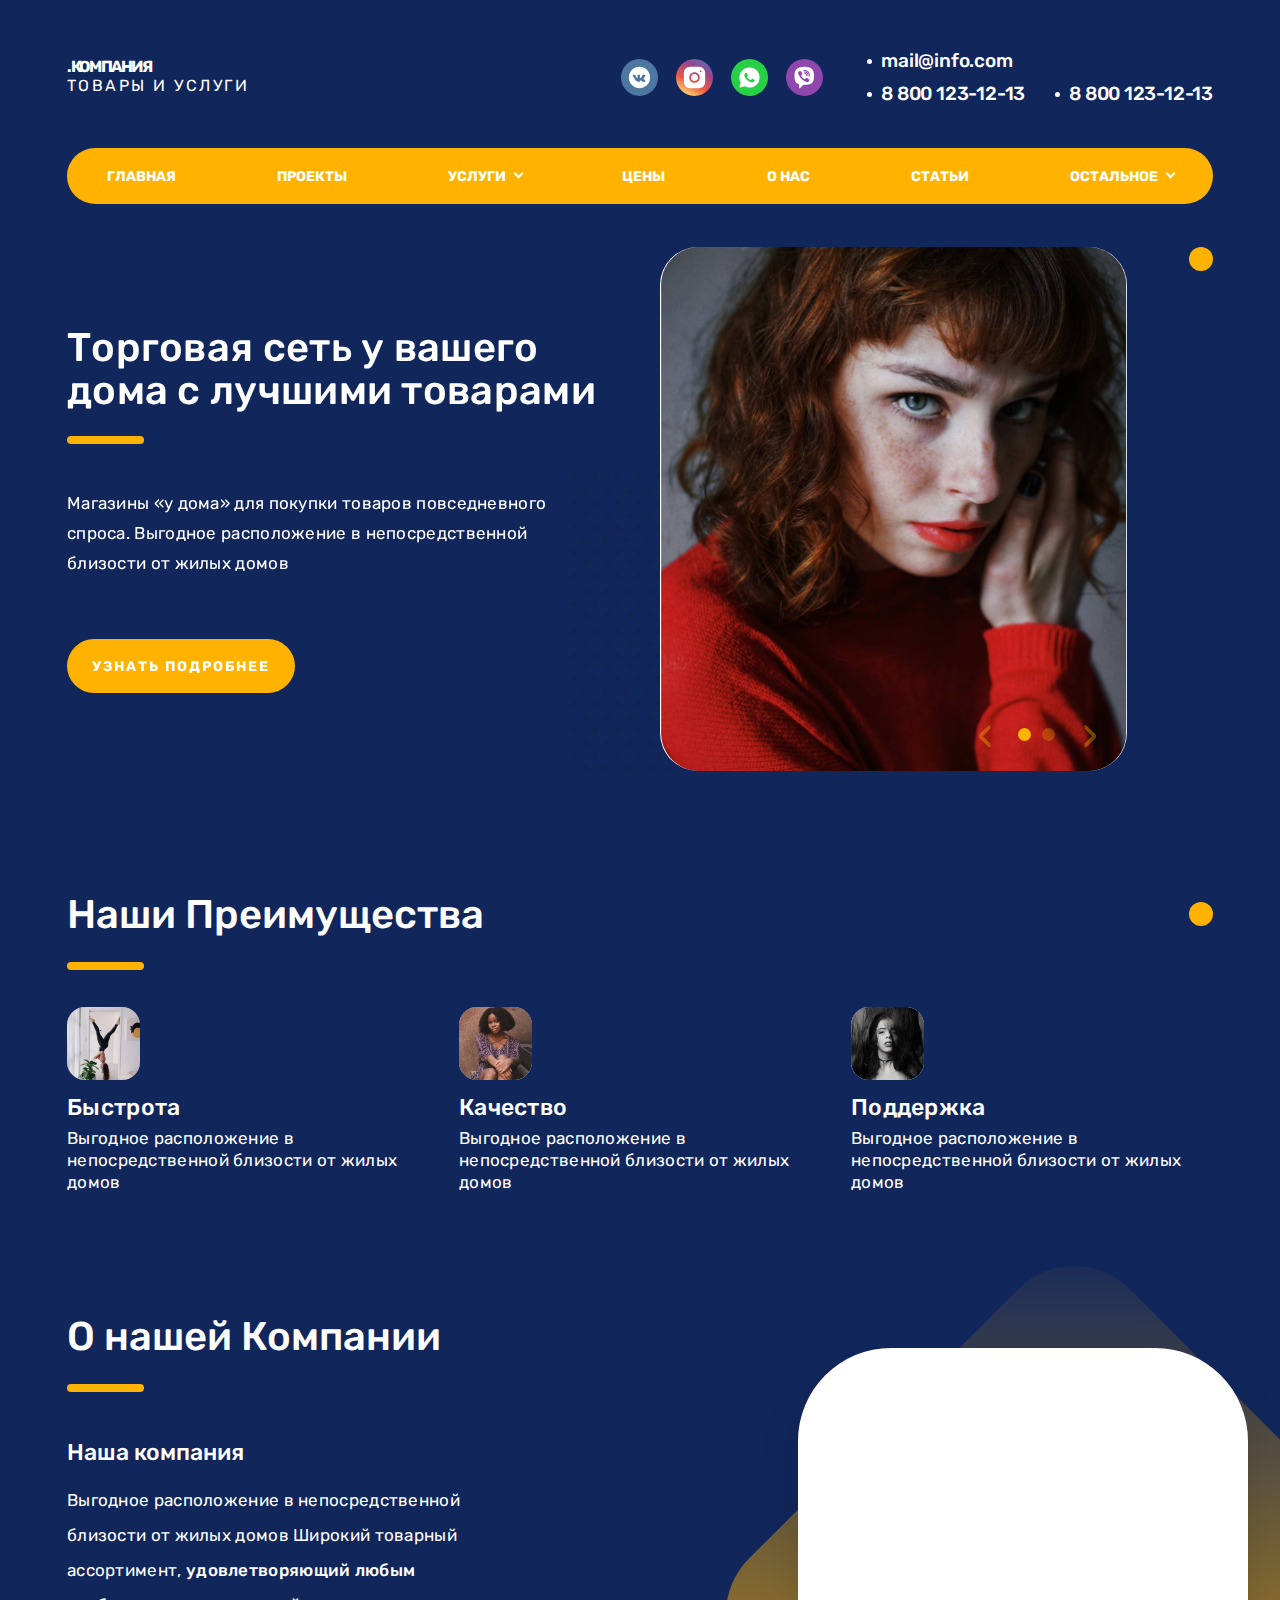
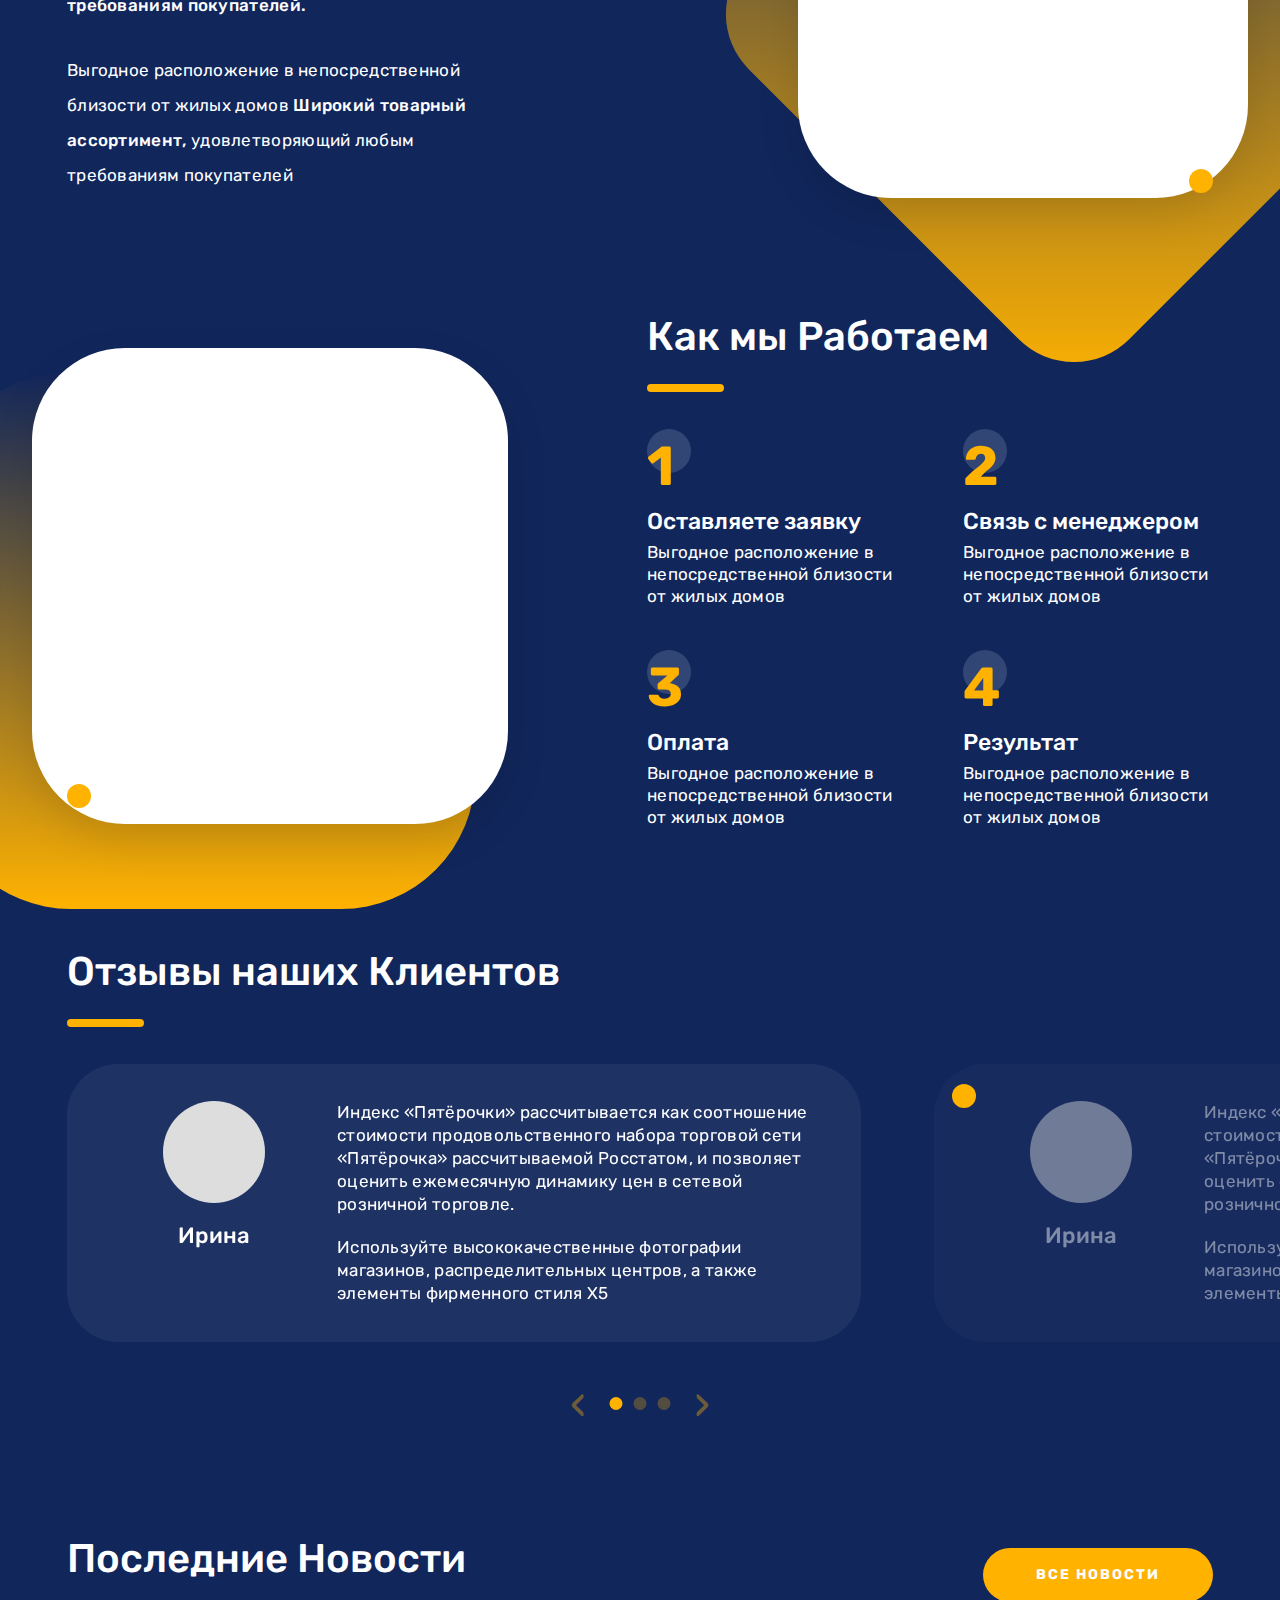
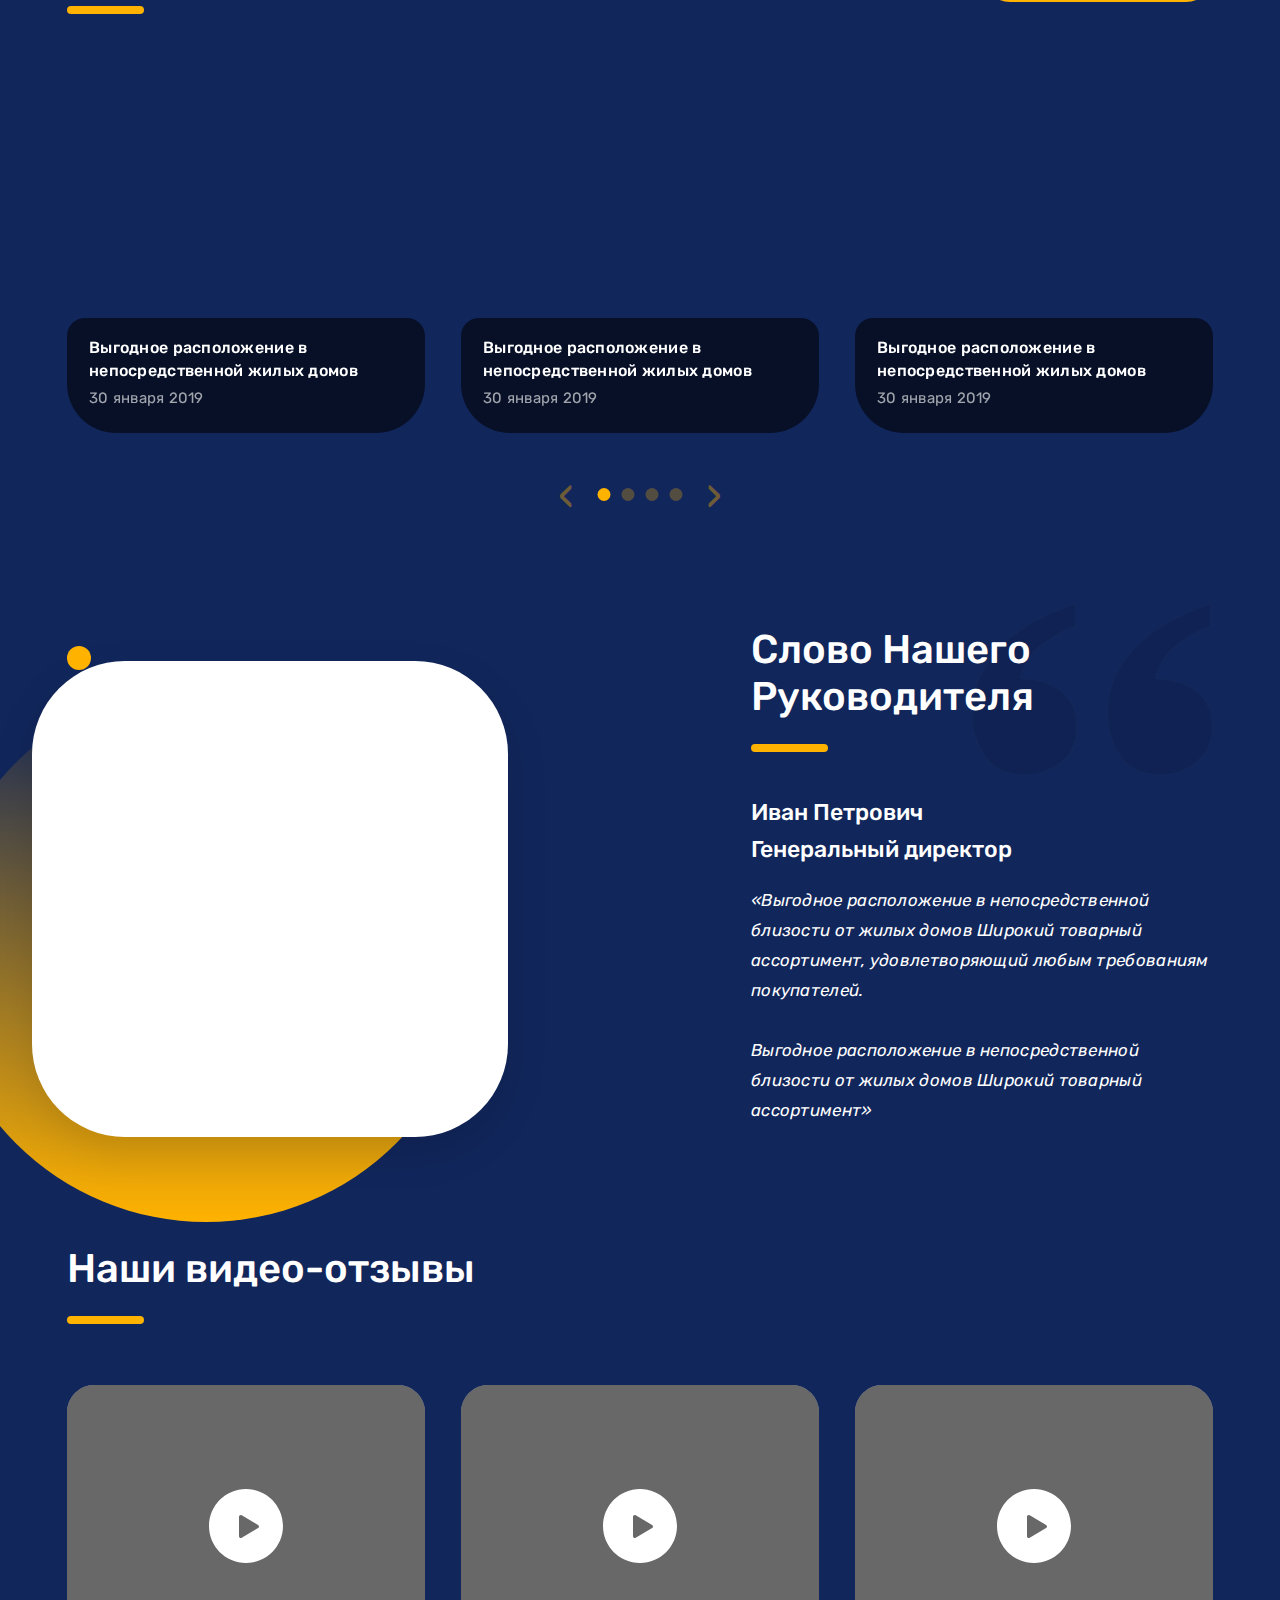
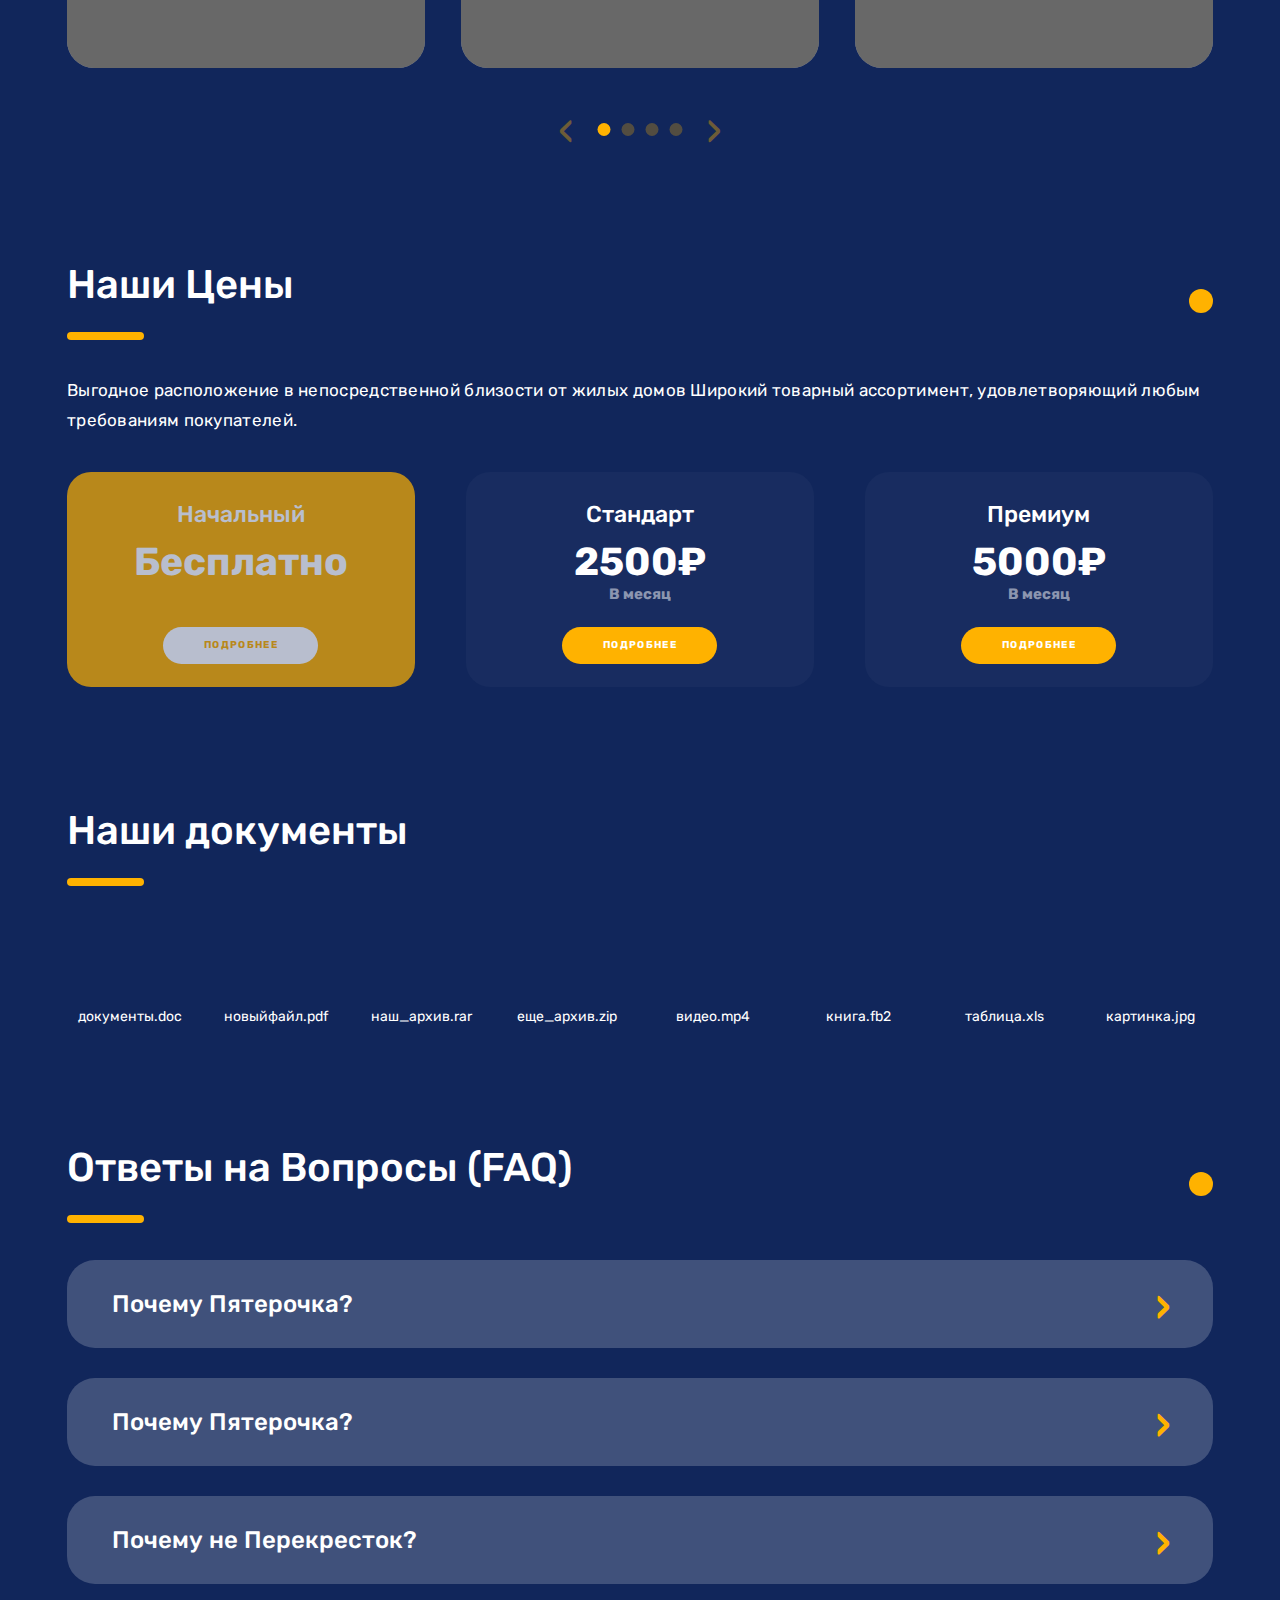
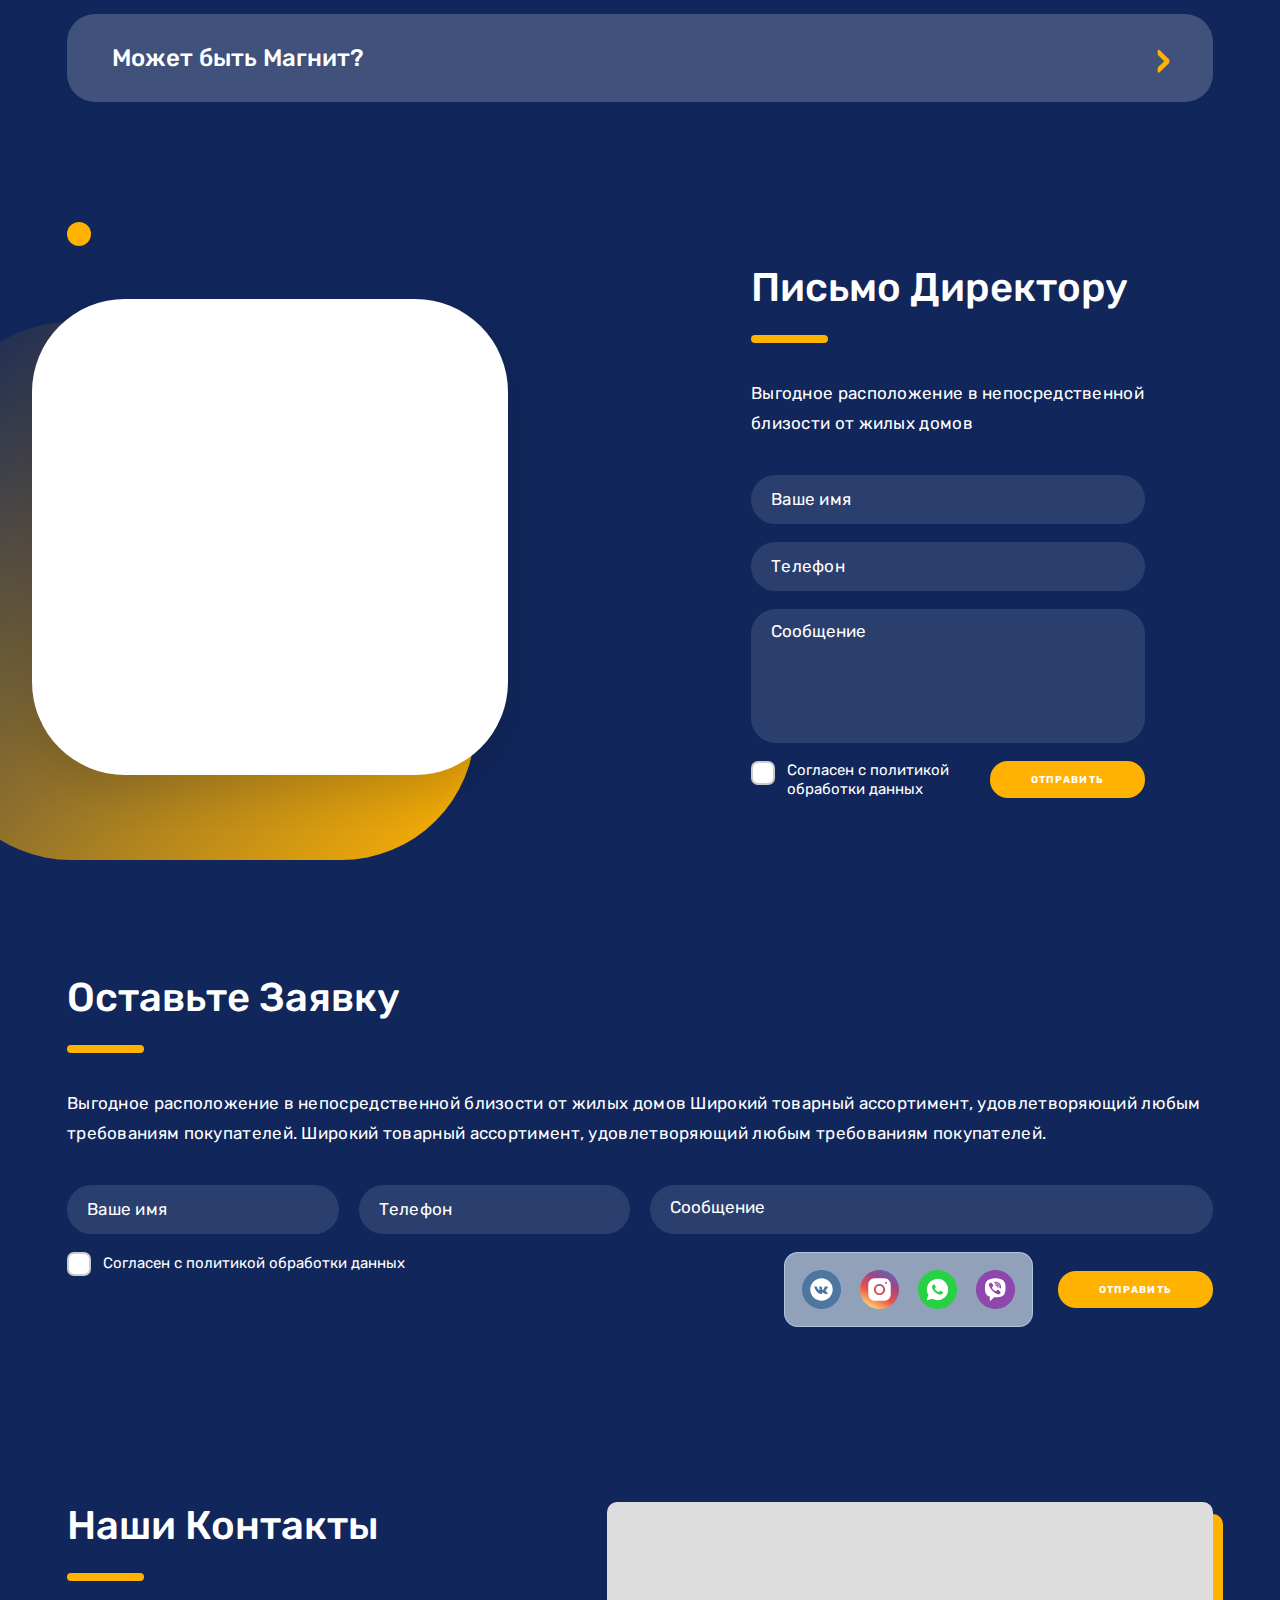
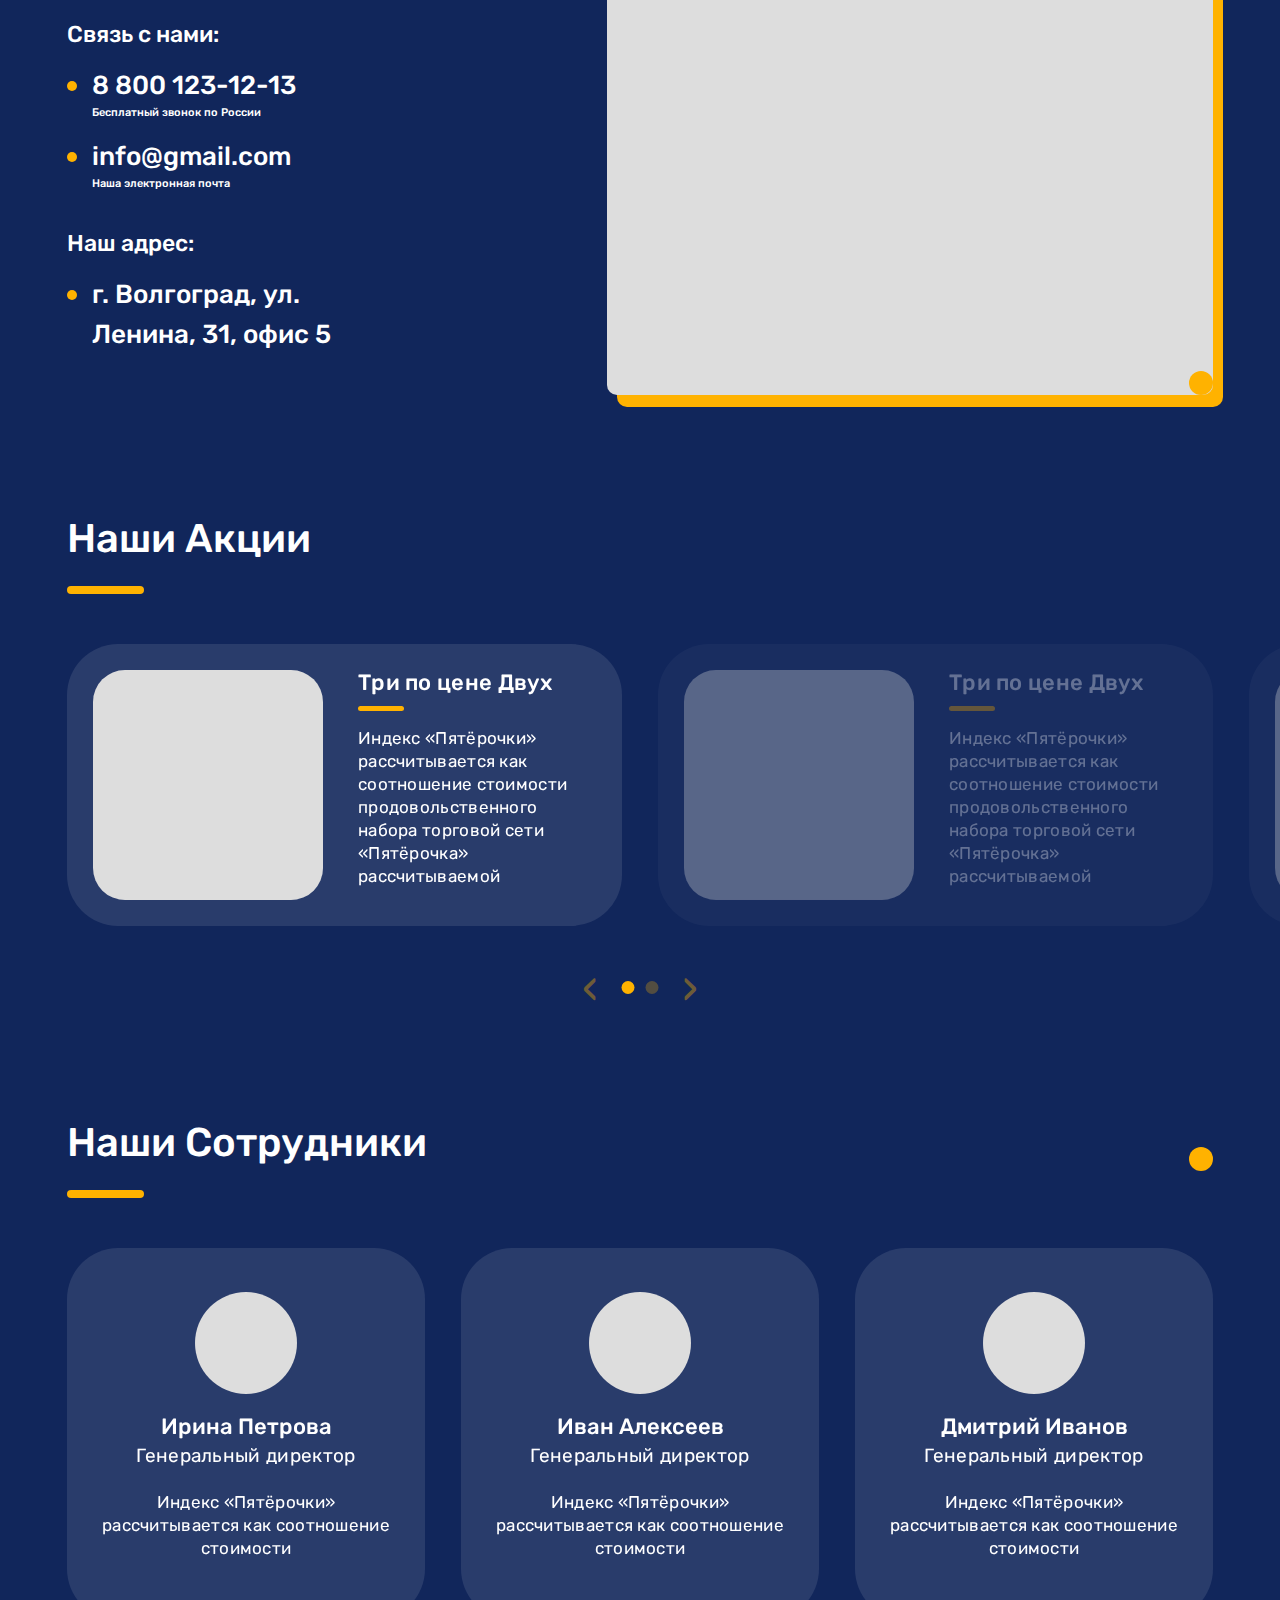
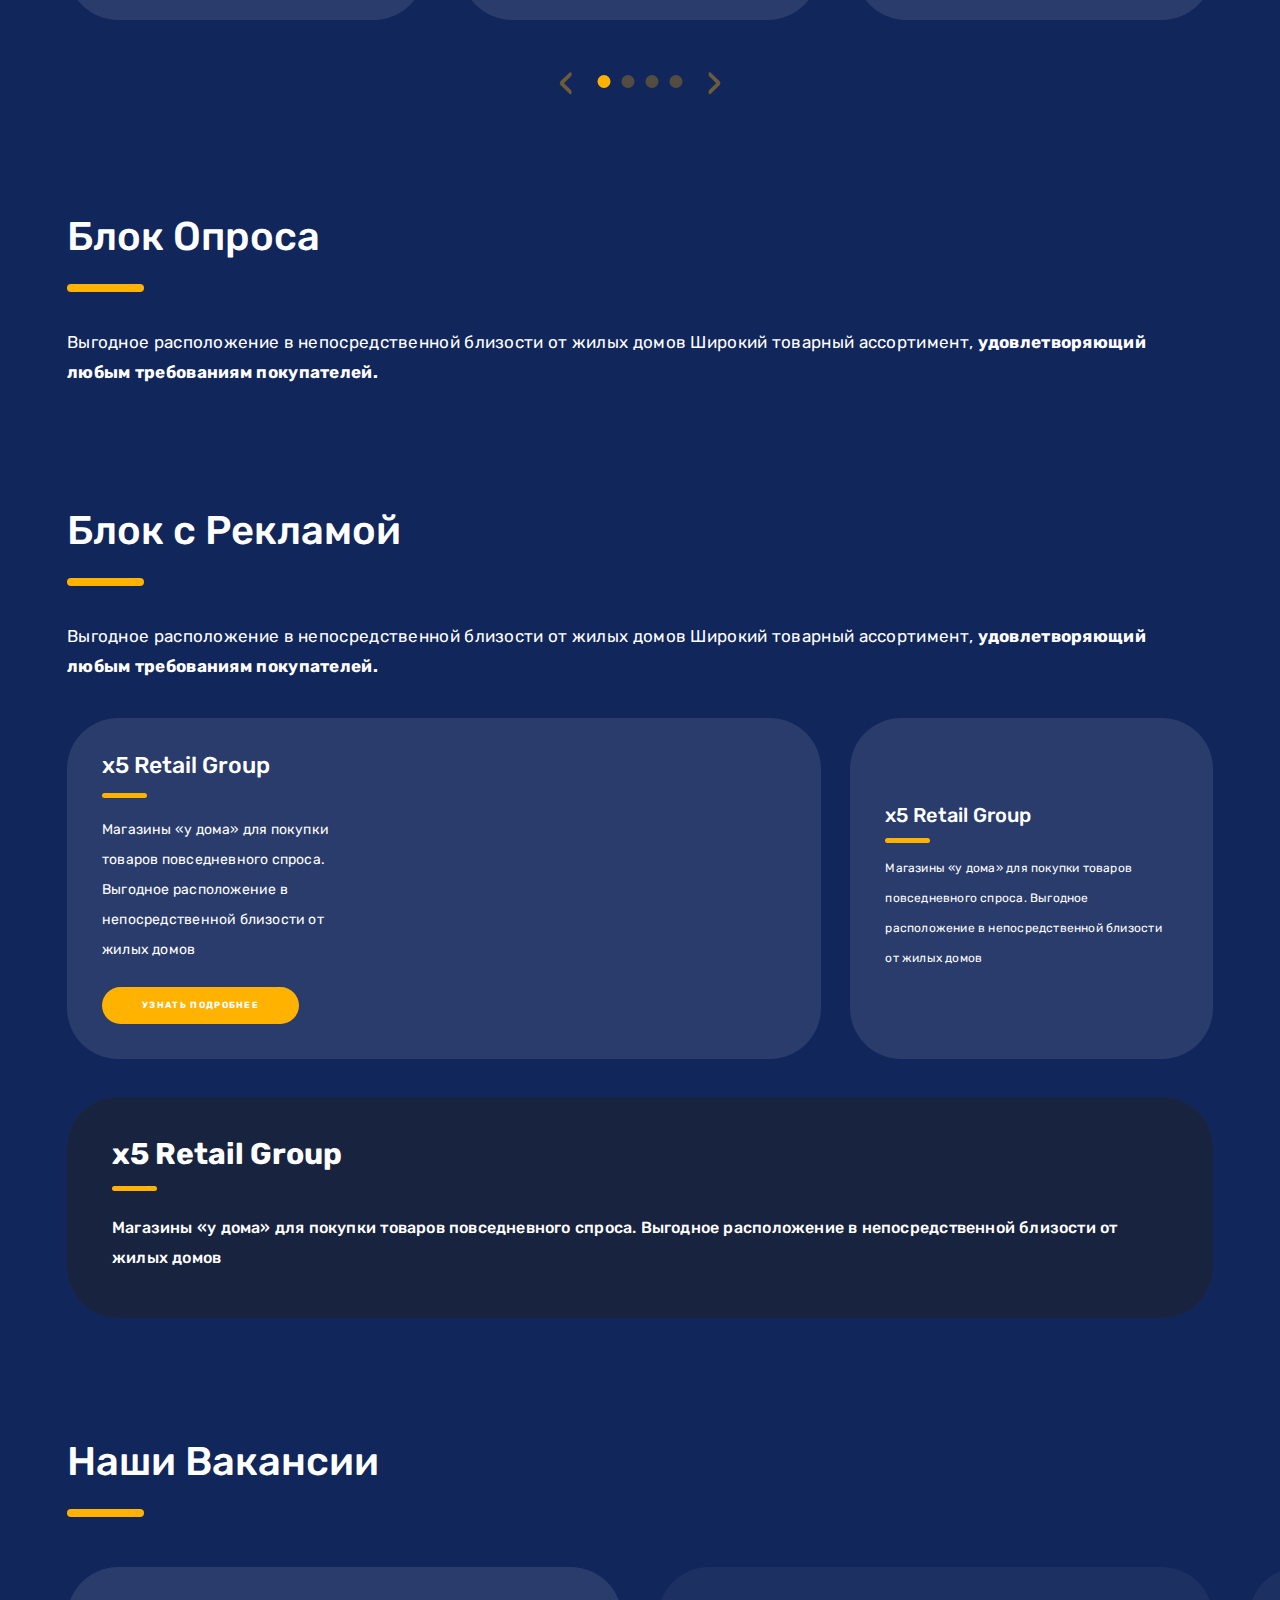
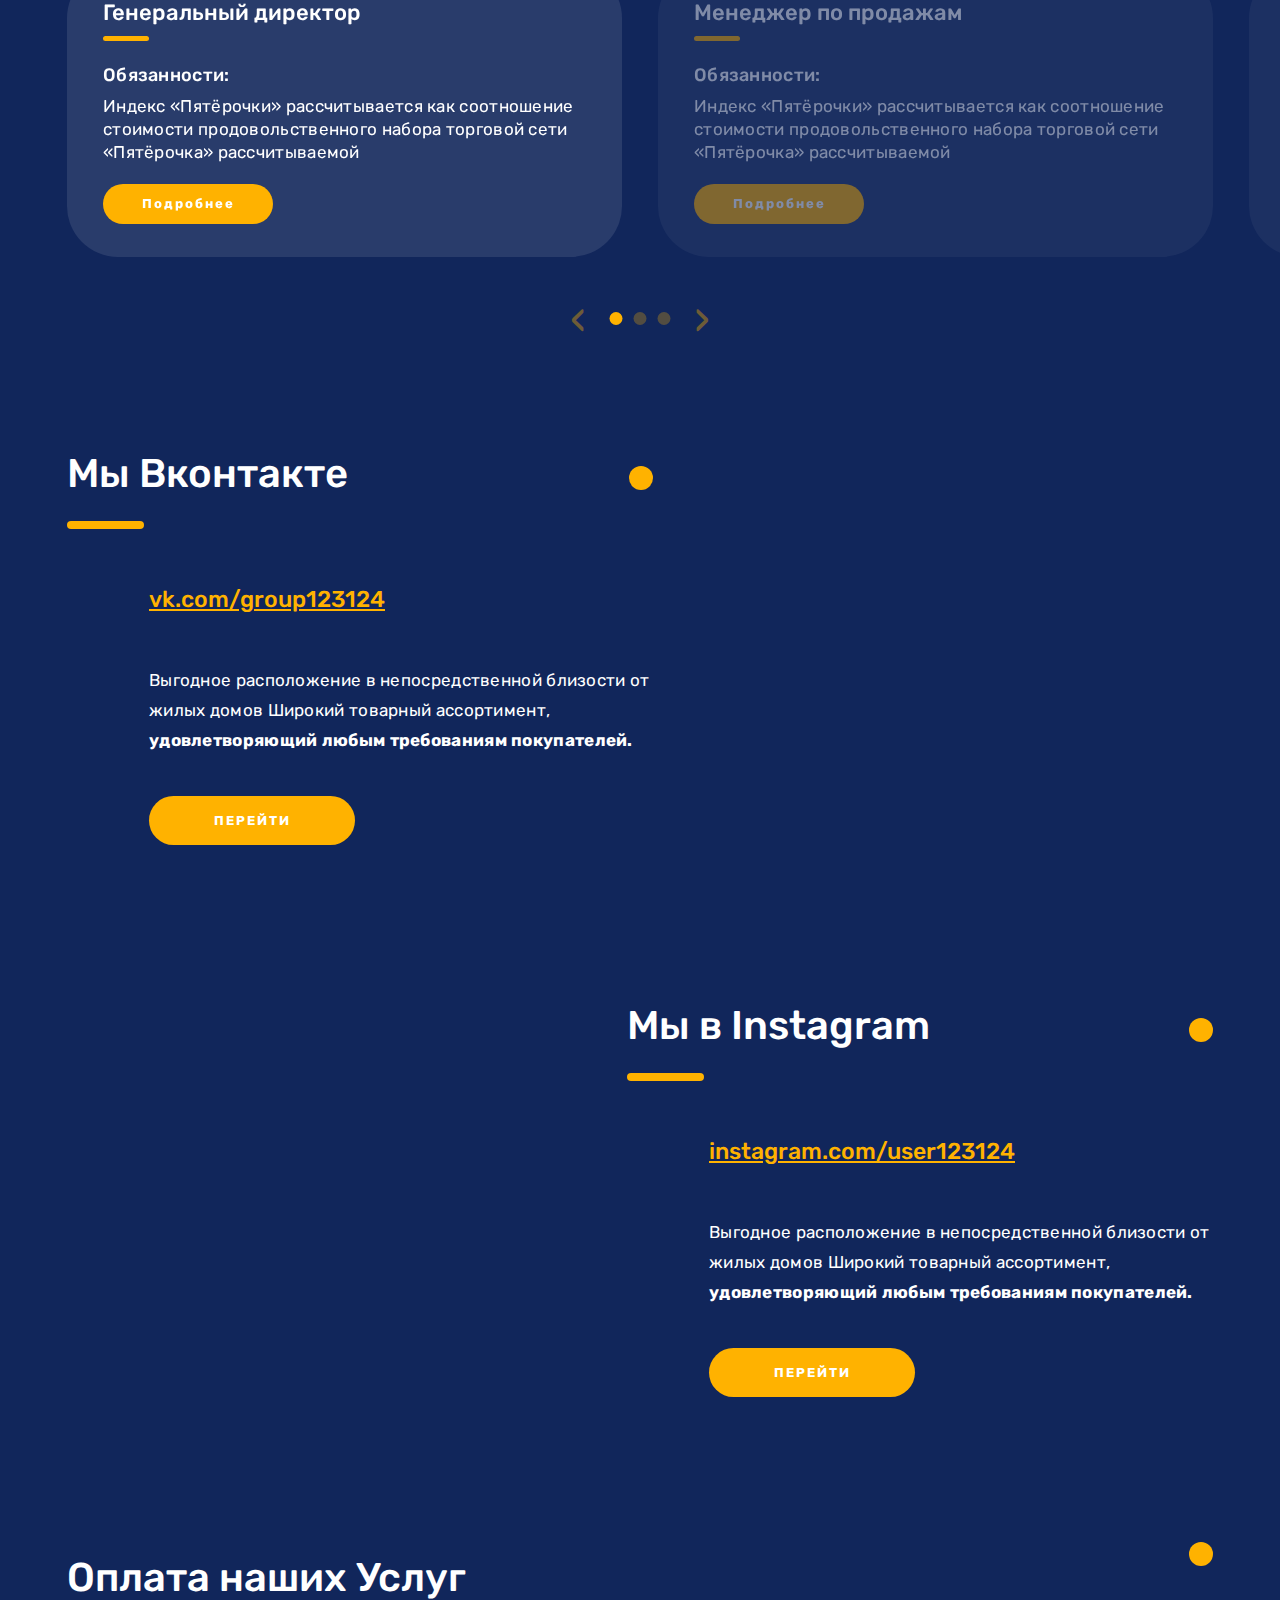
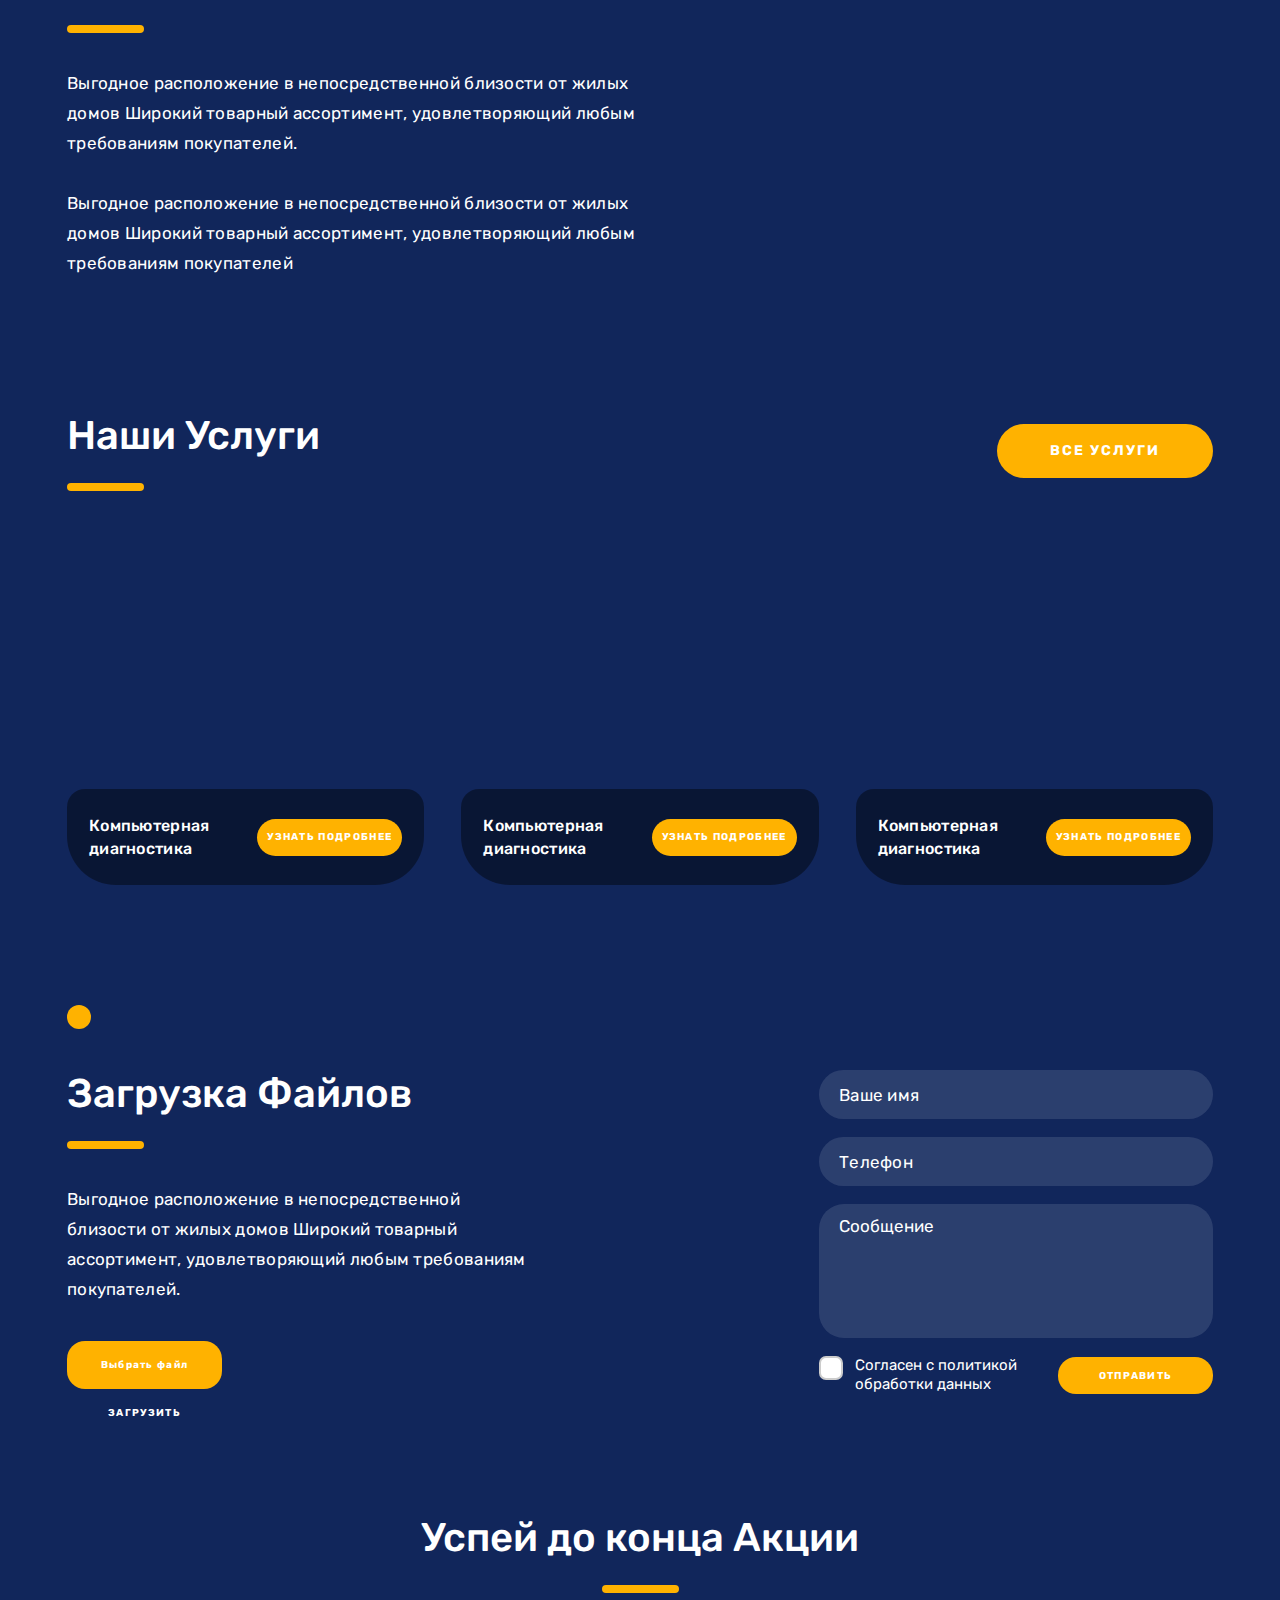
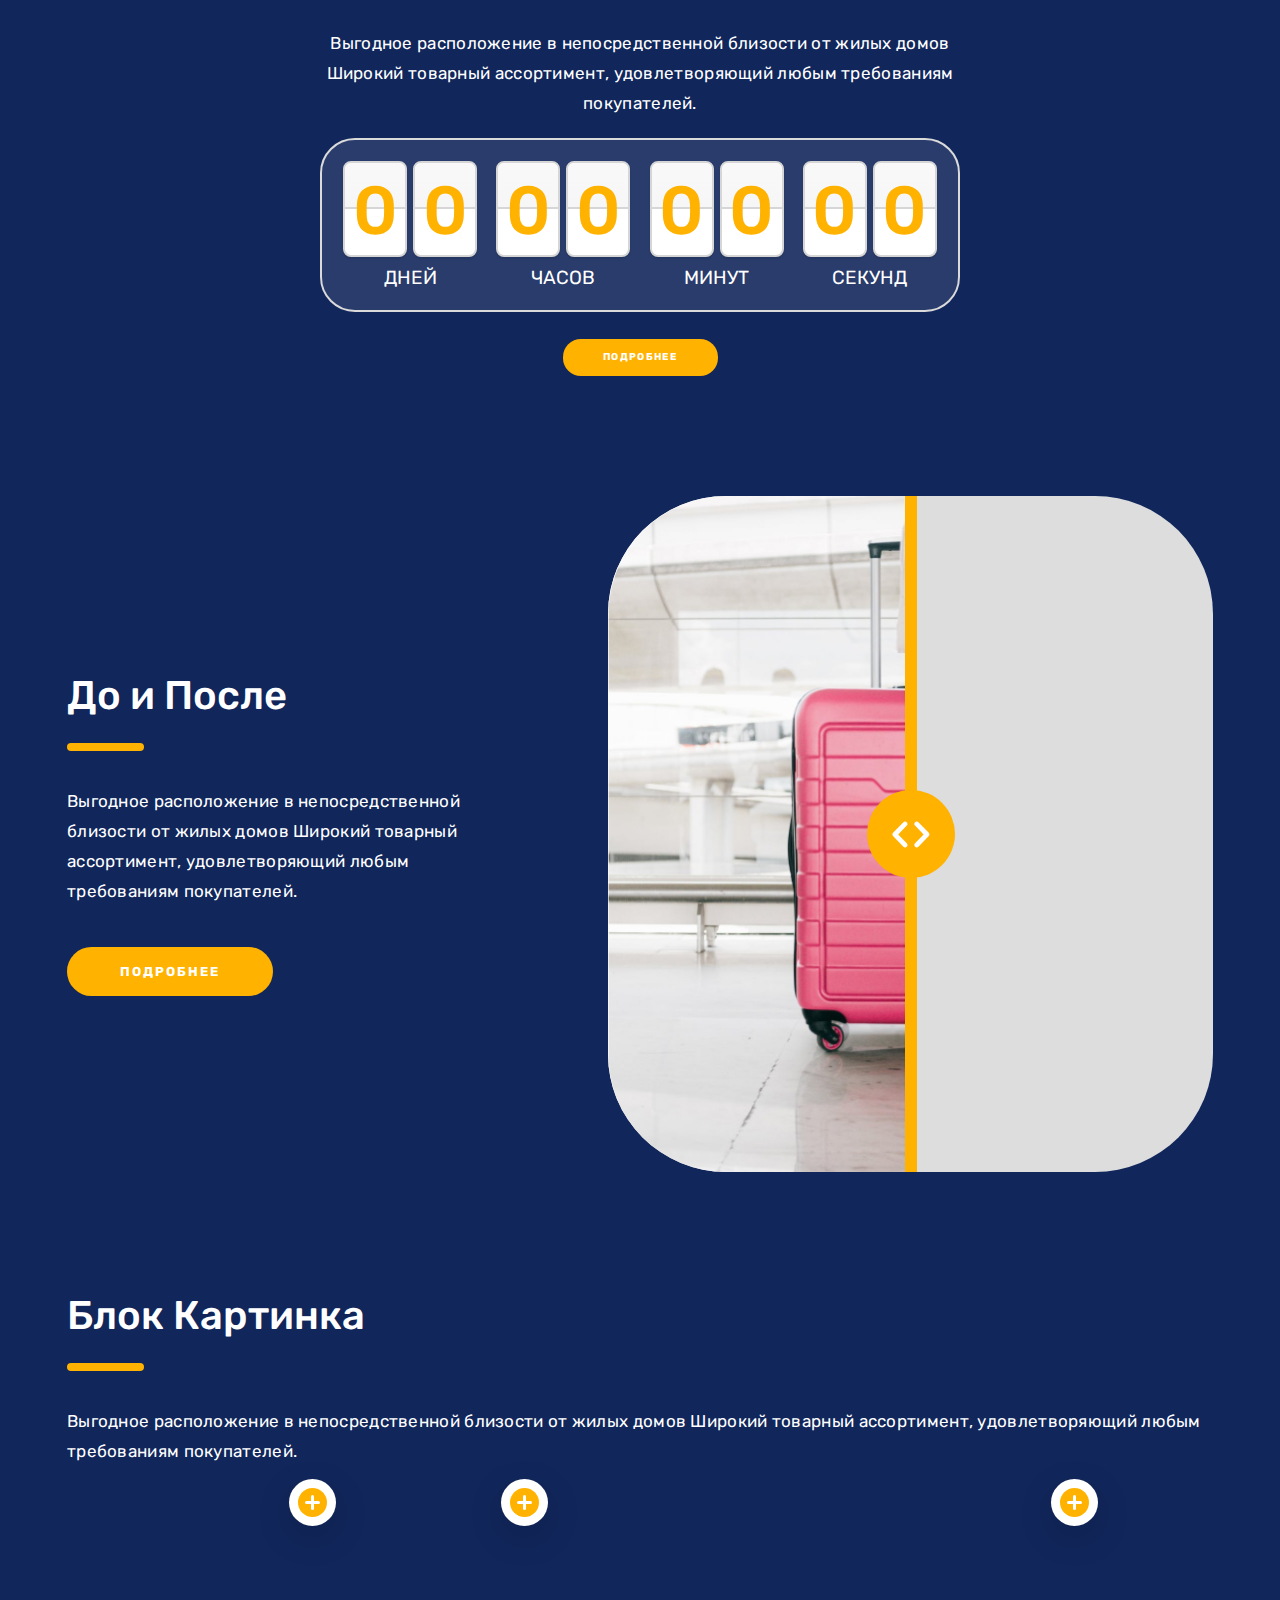
<file: index4.html>
<!DOCTYPE html>
<html lang="ru">
	<head>
		<meta http-equiv="Content-Type" content="text/html; charset=utf-8">
		<!-- Переключение IE в последнию версию, на случай если в настройках пользователя стоит меньшая -->
		<meta http-equiv="X-UA-Compatible" content="IE=edge">

		<!-- Адаптирование страницы для мобильных устройств -->
		<meta name="viewport" content="width=device-width, initial-scale=1, maximum-scale=1">

		<!-- Запрет распознования номера телефона -->
		<meta name="format-detection" content="telephone=no">
		<meta name="SKYPE_TOOLBAR" content ="SKYPE_TOOLBAR_PARSER_COMPATIBLE">

		<!-- Заголовок страницы -->
		<title>Заголовок страницы</title>

		<!-- Данное значение часто используют(использовали) поисковые системы -->
		<meta name="description" content="">
		<meta name="keywords" content="">

		<!-- Традиционная иконка сайта, размер 16x16, прозрачность поддерживается. Рекомендуемый формат: .ico или .png -->
		<link rel="shortcut icon" href="images/favicon.ico">

		<!-- Подключение шрифтов с гугла -->
		<link href="https://fonts.googleapis.com/css2?family=Rubik:ital,wght@0,300;0,400;0,500;0,700;0,900;1,300;1,400;1,500;1,700;1,900&display=swap" rel="stylesheet">

		<!-- Подключение файлов стилей -->
		<link rel="stylesheet" href="css/fancybox.css">
		<link rel="stylesheet" href="css/owl.carousel.css">
		<link rel="stylesheet" href="css/ion.rangeSlider.css">
		<link rel="stylesheet" href="css/styles.css">

		<link rel="stylesheet" href="css/response_1185.css" media="(max-width: 1185px)">
		<link rel="stylesheet" href="css/response_1023.css" media="(max-width: 1023px)">
		<link rel="stylesheet" href="css/response_767.css" media="(max-width: 767px)">
		<link rel="stylesheet" href="css/response_479.css" media="(max-width: 479px)">
	</head>

	<body>
		<div class="wrap">
			<div class="main">
				<!-- Шапка -->
				<header>
					<button type="button" class="close">
						<span></span>
						<span></span>
					</button>


					<div class="mob_scroll">
						<div class="info">
							<div class="cont flex">

								<div class="logo">
									<div class="name">.КОМПАНИЯ</div>
									<div class="desc">ТОВАРЫ И УСЛУГИ</div>
								</div>


								<div class="socials">
									<a href="/" target="_blank" rel="noopener nofollow">
										<img src="images/ic_soc1.svg" alt="">
									</a>

									<a href="/" target="_blank" rel="noopener nofollow">
										<img src="images/ic_soc2.svg" alt="">
									</a>

									<a href="/" target="_blank" rel="noopener nofollow">
										<img src="images/ic_soc3.svg" alt="">
									</a>

									<a href="/" target="_blank" rel="noopener nofollow">
										<img src="images/ic_soc4.svg" alt="">
									</a>
								</div>


								<div class="contacts">
									<div class="email">
										<a href="mailto:mail@info.com">mail@info.com</a>
									</div>

									<div class="phones">
										<div><a href="tel:88001231213">8 800 123-12-13</a></div>

										<div><a href="tel:88001231213">8 800 123-12-13</a></div>
									</div>
								</div>

							</div>
						</div>


						<div class="bottom">
							<div class="cont">

								<ul class="menu flex">
									<li class="item">
										<a href="/">ГЛАВНАЯ</a>
									</li>

									<li class="item">
										<a href="/">ПРОЕКТЫ</a>
									</li>

									<li class="item">
										<a href="#" class="sub_link">
											<span>УСЛУГИ</span>
										</a>

										<div class="sub_menu">
											<div><a href="/">Пункт меню</a></div>
											<div><a href="/">Пункт меню</a></div>
											<div><a href="/">Пункт меню</a></div>
										</div>
									</li>

									<li class="item">
										<a href="/">ЦЕНЫ</a>
									</li>

									<li class="item">
										<a href="/">О НАС</a>
									</li>

									<li class="item">
										<a href="/">СТАТЬИ</a>
									</li>

									<li class="item">
										<a href="/">Пункт меню</a>
									</li>

									<li class="item">
										<a href="/" class="sub_link">
											<span>Пункт меню</span>
										</a>

										<div class="sub_menu">
											<div><a href="/">Пункт меню</a></div>
											<div><a href="/">Пункт меню</a></div>
											<div><a href="/">Пункт меню</a></div>
										</div>
									</li>

									<li class="item">
										<a href="/">Пункт меню</a>
									</li>
								</ul>

							</div>
						</div>
					</div>
				</header>


				<div class="mob_header">
					<div class="cont">

						<div class="logo">
							<a href="/">
								<div class="name">.КОМПАНИЯ</div>
								<div class="desc">ТОВАРЫ И УСЛУГИ</div>
							</a>
						</div>


						<div class="bg">
							<div class="contacts">
								<a href="/">
									<img data-src="images/ic_phone.svg" alt="" class="lozad">
								</a>

								<a href="/">
									<img data-src="images/ic_phone2.svg" alt="" class="lozad">
								</a>

								<a href="/">
									<img data-src="images/ic_email.svg" alt="" class="lozad">
								</a>
							</div>

							<div class="socials">
								<a href="/" target="_blank" rel="noopener nofollow">
									<img src="images/ic_soc1.svg" alt="">
								</a>

								<a href="/" target="_blank" rel="noopener nofollow">
									<img src="images/ic_soc2.svg" alt="">
								</a>

								<a href="/" target="_blank" rel="noopener nofollow">
									<img src="images/ic_soc3.svg" alt="">
								</a>

								<a href="/" target="_blank" rel="noopener nofollow">
									<img src="images/ic_soc4.svg" alt="">
								</a>
							</div>
						</div>


						<button type="button" class="mob_menu_link">
							<span></span>
							<span></span>
							<span></span>
						</button>

					</div>
				</div>
				<!-- End Шапка -->


				<!-- Основная часть -->
				<section class="main_slider2 block">
					<div class="slider owl-carousel">
						<div class="slide">
							<div class="cont">

								<div class="info">
									<div class="title">Торговая сеть у вашего дома с лучшими товарами</div>

									<div class="desc">Магазины «у дома»​ для покупки товаров повседневного спроса. Выгодное расположение в непосредственной близости от жилых домов</div>

									<a href="/" class="link">УЗНАТЬ ПОДРОБНЕЕ</a>
								</div>


								<div class="img">
									<img data-src="images/tmp/main_slider2_img.jpg" alt="" class="lozad">
								</div>

							</div>
						</div>


						<div class="slide">
							<div class="cont">

								<div class="info">
									<div class="title">Торговая сеть у вашего дома с лучшими товарами</div>

									<div class="desc">Магазины «у дома»​ для покупки товаров повседневного спроса. Выгодное расположение в непосредственной близости от жилых домов</div>

									<a href="/" class="link">УЗНАТЬ ПОДРОБНЕЕ</a>
								</div>


								<div class="img">
									<img data-src="images/tmp/about_img.jpg" alt="" class="lozad">
								</div>

							</div>
						</div>
					</div>
				</section>


				<section class="advantages block">
					<div class="cont">

						<div class="block_head">
							<div class="title">Наши Преимущества</div>
						</div>


						<div class="flex">
							<div class="item">
								<div class="icon">
									<img data-src="images/tmp/advantages_thumb1.jpg" alt="" class="lozad">
								</div>

								<div class="name">Быстрота</div>

								<div class="desc">Выгодное расположение в непосредственной близости от жилых домов</div>
							</div>


							<div class="item">
								<div class="icon">
									<img data-src="images/tmp/advantages_thumb2.jpg" alt="" class="lozad">
								</div>

								<div class="name">Качество</div>

								<div class="desc">Выгодное расположение в непосредственной близости от жилых домов</div>
							</div>


							<div class="item">
								<div class="icon">
									<img data-src="images/tmp/advantages_thumb3.jpg" alt="" class="lozad">
								</div>

								<div class="name">Поддержка</div>

								<div class="desc">Выгодное расположение в непосредственной близости от жилых домов</div>
							</div>
						</div>

					</div>
				</section>


				<section class="about block">
					<div class="cont">

						<div class="info">
							<div class="block_head">
								<div class="title">О нашей Компании</div>
							</div>

							<div class="sub_title">Наша компания</div>

							<div class="text_block">
								<p>
									Выгодное расположение в непосредственной близости от жилых домов Широкий товарный ассортимент, <b>удовлетворяющий любым требованиям покупателей.</b>
								</p>

								<p>
									Выгодное расположение в непосредственной близости от жилых домов <b>Широкий товарный ассортимент,</b> удовлетворяющий любым требованиям покупателей
								</p>
							</div>
						</div>


						<div class="img">
							<div class="lozad" data-background-image="../images/tmp/about_img.jpg"></div>
						</div>

					</div>
				</section>


				<section class="how_we_work block">
					<div class="cont">

						<div class="info">
							<div class="block_head">
								<div class="title">Как мы Работаем</div>
							</div>

							<div class="flex">
								<div class="item">
									<div class="name">Оставляете заявку</div>

									<div class="desc">Выгодное расположение в непосредственной близости от жилых домов</div>
								</div>

								<div class="item">
									<div class="name">Связь с менеджером</div>

									<div class="desc">Выгодное расположение в непосредственной близости от жилых домов</div>
								</div>

								<div class="item">
									<div class="name">Оплата</div>

									<div class="desc">Выгодное расположение в непосредственной близости от жилых домов</div>
								</div>

								<div class="item">
									<div class="name">Результат</div>

									<div class="desc">Выгодное расположение в непосредственной близости от жилых домов</div>
								</div>
							</div>
						</div>

						<div class="img">
							<div class="lozad" data-background-image="../images/tmp/how_we_work_img.jpg"></div>
						</div>

					</div>
				</section>


				<section class="reviews block">
					<div class="cont">

						<div class="block_head">
							<div class="title">Отзывы наших Клиентов</div>
						</div>


						<div class="slider_wrap">
							<div class="slider owl-carousel">
								<div class="slide">
									<div class="review">
										<div class="author">
											<div class="foto">
												<img data-src="images/tmp/review_foto.jpg" alt="" class="lozad">
											</div>

											<div class="name">Ирина</div>
										</div>

										<div class="text">
											<p>
												Индекс «Пятёрочки» рассчитывается как соотношение стоимости продовольственного набора торговой сети «Пятёрочка» рассчитываемой Росстатом, и позволяет оценить ежемесячную динамику цен в сетевой розничной торговле.
											</p>

											<p>
												Используйте высококачественные фотографии магазинов, распределительных центров, а также элементы фирменного стиля X5
											</p>
										</div>
									</div>
								</div>


								<div class="slide">
									<div class="review">
										<div class="author">
											<div class="foto">
												<img data-src="images/tmp/review_foto.jpg" alt="" class="lozad">
											</div>

											<div class="name">Ирина</div>
										</div>

										<div class="text">
											<p>
												Индекс «Пятёрочки» рассчитывается как соотношение стоимости продовольственного набора торговой сети «Пятёрочка» рассчитываемой Росстатом, и позволяет оценить ежемесячную динамику цен в сетевой розничной торговле.
											</p>

											<p>
												Используйте высококачественные фотографии магазинов, распределительных центров, а также элементы фирменного стиля X5
											</p>
										</div>
									</div>
								</div>


								<div class="slide">
									<div class="review">
										<div class="author">
											<div class="foto">
												<img data-src="images/tmp/review_foto.jpg" alt="" class="lozad">
											</div>

											<div class="name">Ирина</div>
										</div>

										<div class="text">
											<p>
												Индекс «Пятёрочки» рассчитывается как соотношение стоимости продовольственного набора торговой сети «Пятёрочка» рассчитываемой Росстатом, и позволяет оценить ежемесячную динамику цен в сетевой розничной торговле.
											</p>

											<p>
												Используйте высококачественные фотографии магазинов, распределительных центров, а также элементы фирменного стиля X5
											</p>
										</div>
									</div>
								</div>
							</div>
						</div>

					</div>
				</section>


				<section class="articles block">
					<div class="cont">

						<div class="block_head">
							<div class="title">Последние Новости</div>

							<a href="/" class="all_link">ВСЕ НОВОСТИ</a>
						</div>


						<div class="slider owl-carousel">
							<div class="slide">
								<a href="/" class="article">
									<img data-src="images/tmp/article_thumb.jpg" alt="" class="lozad">

									<div class="info">
										<div class="name">Выгодное расположение в непосредственной жилых домов</div>

										<div class="date">30 января 2019</div>
									</div>
								</a>
							</div>

							<div class="slide">
								<a href="/" class="article">
									<img data-src="images/tmp/article_thumb2.jpg" alt="" class="lozad">

									<div class="info">
										<div class="name">Выгодное расположение в непосредственной жилых домов</div>

										<div class="date">30 января 2019</div>
									</div>
								</a>
							</div>

							<div class="slide">
								<a href="/" class="article">
									<img data-src="images/tmp/article_thumb3.jpg" alt="" class="lozad">

									<div class="info">
										<div class="name">Выгодное расположение в непосредственной жилых домов</div>

										<div class="date">30 января 2019</div>
									</div>
								</a>
							</div>

							<div class="slide">
								<a href="/" class="article">
									<img data-src="images/tmp/article_thumb.jpg" alt="" class="lozad">

									<div class="info">
										<div class="name">Выгодное расположение в непосредственной жилых домов</div>

										<div class="date">30 января 2019</div>
									</div>
								</a>
							</div>

							<div class="slide">
								<a href="/" class="article">
									<img data-src="images/tmp/article_thumb2.jpg" alt="" class="lozad">

									<div class="info">
										<div class="name">Выгодное расположение в непосредственной жилых домов</div>

										<div class="date">30 января 2019</div>
									</div>
								</a>
							</div>

							<div class="slide">
								<a href="/" class="article">
									<img data-src="images/tmp/article_thumb3.jpg" alt="" class="lozad">

									<div class="info">
										<div class="name">Выгодное расположение в непосредственной жилых домов</div>

										<div class="date">30 января 2019</div>
									</div>
								</a>
							</div>
						</div>

					</div>
				</section>


				<section class="big_boss_quote block">
					<div class="cont">

						<div class="info">
							<div class="block_head">
								<div class="title">Слово Нашего Руководителя</div>
							</div>

							<div class="name">Иван Петрович</div>

							<div class="post">Генеральный директор</div>

							<div class="text_block">
								<p>
									«Выгодное расположение в непосредственной близости от жилых домов Широкий товарный ассортимент, удовлетворяющий любым требованиям покупателей.
								</p>

								<p>
									Выгодное расположение в непосредственной близости от жилых домов Широкий товарный ассортимент»
								</p>
							</div>
						</div>


						<div class="img">
							<div class="lozad" data-background-image="../images/tmp/big_boss_quote_img.jpg"></div>
						</div>

					</div>
				</section>


				<section class="video_reviews block">
					<div class="cont">

						<div class="block_head">
							<div class="title">Наши видео-отзывы</div>
						</div>


						<div class="slider owl-carousel">
							<div class="slide">
								<a href="https://www.youtube.com/watch?v=60VYXd9RVJ0" data-fancybox class="review"></a>
							</div>

							<div class="slide">
								<a href="https://www.youtube.com/watch?v=60VYXd9RVJ0" data-fancybox class="review"></a>
							</div>

							<div class="slide">
								<a href="https://www.youtube.com/watch?v=60VYXd9RVJ0" data-fancybox class="review"></a>
							</div>

							<div class="slide">
								<a href="https://www.youtube.com/watch?v=60VYXd9RVJ0" data-fancybox class="review"></a>
							</div>

							<div class="slide">
								<a href="https://www.youtube.com/watch?v=60VYXd9RVJ0" data-fancybox class="review"></a>
							</div>

							<div class="slide">
								<a href="https://www.youtube.com/watch?v=60VYXd9RVJ0" data-fancybox class="review"></a>
							</div>
						</div>

					</div>
				</section>


				<section class="prices block">
					<div class="cont">

						<div class="block_head">
							<div class="title">Наши Цены</div>

							<div class="desc">Выгодное расположение в непосредственной близости от жилых домов Широкий товарный ассортимент, удовлетворяющий любым требованиям покупателей.</div>
						</div>


						<div class="flex">
							<div class="item free">
								<div class="name">Начальный</div>

								<div class="price">Бесплатно</div>

								<a href="/" class="link">ПОДРОБНЕЕ</a>
							</div>


							<div class="item">
								<div class="name">Стандарт</div>

								<div class="price">
									2500₽ <small>В месяц</small>
								</div>

								<a href="/" class="link">ПОДРОБНЕЕ</a>
							</div>


							<div class="item">
								<div class="name">Премиум</div>

								<div class="price">
									5000₽ <small>В месяц</small>
								</div>

								<a href="/" class="link">ПОДРОБНЕЕ</a>
							</div>
						</div>

					</div>
				</section>


				<section class="documents block">
					<div class="cont">

						<div class="block_head">
							<div class="title">Наши документы</div>
						</div>


						<div class="flex">
							<a href="/" class="item">
								<div class="icon">
									<img data-src="images/ic_file_doc.svg" alt="" class="lozad">
								</div>
								<div class="name">документы.doc</div>
							</a>

							<a href="/" class="item">
								<div class="icon">
									<img data-src="images/ic_file_pdf.svg" alt="" class="lozad">
								</div>
								<div class="name">новыйфайл.pdf</div>
							</a>

							<a href="/" class="item">
								<div class="icon">
									<img data-src="images/ic_file_rar.svg" alt="" class="lozad">
								</div>
								<div class="name">наш_архив.rar</div>
							</a>

							<a href="/" class="item">
								<div class="icon">
									<img data-src="images/ic_file_zip.svg" alt="" class="lozad">
								</div>
								<div class="name">еще_архив.zip</div>
							</a>

							<a href="/" class="item">
								<div class="icon">
									<img data-src="images/ic_file_mp4.svg" alt="" class="lozad">
								</div>
								<div class="name">видео.mp4</div>
							</a>

							<a href="/" class="item">
								<div class="icon">
									<img data-src="images/ic_file_fb2.svg" alt="" class="lozad">
								</div>
								<div class="name">книга.fb2</div>
							</a>

							<a href="/" class="item">
								<div class="icon">
									<img data-src="images/ic_file_xls.svg" alt="" class="lozad">
								</div>
								<div class="name">таблица.xls</div>
							</a>

							<a href="/" class="item">
								<div class="icon">
									<img data-src="images/ic_file_jpg.svg" alt="" class="lozad">
								</div>
								<div class="name">картинка.jpg</div>
							</a>
						</div>

					</div>
				</section>


				<section class="faq block">
					<div class="cont">

						<div class="block_head">
							<div class="title">Ответы на Вопросы (FAQ)</div>
						</div>


						<div class="accordion">
							<div class="item">
								<div class="title">Почему Пятерочка?</div>

								<div class="data text_block">
									<p>
										Индекс «Пятёрочки» рассчитывается как соотношение стоимости продовольственного набора торговой сети «Пятёрочка» рассчитываемой Росстатом, и позволяет оценить ежемесячную динамику цен в сетевой розничной торговле.
									</p>

									<p>
										Используйте высококачественные фотографии магазинов, распределительных центров, а также элементы фирменного стиля X5
									</p>
								</div>
							</div>


							<div class="item">
								<div class="title">Почему Пятерочка?</div>

								<div class="data text_block">
									<p>
										Индекс «Пятёрочки» рассчитывается как соотношение стоимости продовольственного набора торговой сети «Пятёрочка» рассчитываемой Росстатом, и позволяет оценить ежемесячную динамику цен в сетевой розничной торговле.
									</p>

									<p>
										Используйте высококачественные фотографии магазинов, распределительных центров, а также элементы фирменного стиля X5
									</p>
								</div>
							</div>


							<div class="item">
								<div class="title">Почему не Перекресток?</div>

								<div class="data text_block">
									<p>
										Индекс «Пятёрочки» рассчитывается как соотношение стоимости продовольственного набора торговой сети «Пятёрочка» рассчитываемой Росстатом, и позволяет оценить ежемесячную динамику цен в сетевой розничной торговле.
									</p>

									<p>
										Используйте высококачественные фотографии магазинов, распределительных центров, а также элементы фирменного стиля X5
									</p>
								</div>
							</div>


							<div class="item">
								<div class="title">Может быть Магнит?</div>

								<div class="data text_block">
									<p>
										Индекс «Пятёрочки» рассчитывается как соотношение стоимости продовольственного набора торговой сети «Пятёрочка» рассчитываемой Росстатом, и позволяет оценить ежемесячную динамику цен в сетевой розничной торговле.
									</p>

									<p>
										Используйте высококачественные фотографии магазинов, распределительных центров, а также элементы фирменного стиля X5
									</p>
								</div>
							</div>
						</div>

					</div>
				</section>


				<section class="director_letter block">
					<div class="cont">

						<div class="info">
							<div class="block_head">
								<div class="title">Письмо Директору</div>

								<div class="desc">Выгодное расположение в непосредственной близости от жилых домов</div>
							</div>


							<form action="" class="form">
								<div class="line">
									<div class="field">
										<input type="text" name="" value="" class="input" placeholder="Ваше имя">
									</div>
								</div>

								<div class="line">
									<div class="field">
										<input type="tel" name="" value="" class="input" placeholder="Телефон" required>
									</div>
								</div>

								<div class="line">
									<div class="field">
										<textarea name="" placeholder="Сообщение"></textarea>
									</div>
								</div>


								<div class="bottom">
									<div class="agree">
										<input type="checkbox" name="agree" id="agree_check" checked>
										<label for="agree_check">Согласен с политикой обработки данных</label>
									</div>

									<div class="submit">
										<button type="submit" class="submit_btn">ОТПРАВИТЬ</button>
									</div>
								</div>
							</form>
						</div>


						<div class="img">
							<div class="lozad" data-background-image="../images/tmp/big_boss_quote_img.jpg"></div>
						</div>

					</div>
				</section>


				<section class="order_block block">
					<div class="cont">

						<div class="block_head">
							<div class="title">Оставьте Заявку</div>

							<div class="desc">Выгодное расположение в непосредственной близости от жилых домов Широкий товарный ассортимент, удовлетворяющий любым требованиям покупателей. Широкий товарный ассортимент, удовлетворяющий любым требованиям покупателей.</div>
						</div>


						<form action="" class="form">
							<div class="columns">
								<div class="line width1of4">
									<div class="field">
										<input type="text" name="" value="" class="input" placeholder="Ваше имя">
									</div>
								</div>

								<div class="line width1of4">
									<div class="field">
										<input type="tel" name="" value="" class="input" placeholder="Телефон" required>
									</div>
								</div>

								<div class="line width2of4">
									<div class="field">
										<textarea name="" placeholder="Сообщение"></textarea>
									</div>
								</div>
							</div>


							<div class="bottom">
								<div class="agree">
									<input type="checkbox" name="agree" id="agree2_check" checked>
									<label for="agree2_check">Согласен с политикой обработки данных</label>
								</div>


								<div class="socials">
									<a href="/" target="_blank" rel="noopener nofollow">
										<img src="images/ic_soc1.svg" alt="">
									</a>

									<a href="/" target="_blank" rel="noopener nofollow">
										<img src="images/ic_soc2.svg" alt="">
									</a>

									<a href="/" target="_blank" rel="noopener nofollow">
										<img src="images/ic_soc3.svg" alt="">
									</a>

									<a href="/" target="_blank" rel="noopener nofollow">
										<img src="images/ic_soc4.svg" alt="">
									</a>
								</div>


								<div class="submit">
									<button type="submit" class="submit_btn">ОТПРАВИТЬ</button>
								</div>
							</div>
						</form>

					</div>
				</section>


				<section class="contacts_block block">
					<div class="cont">

						<div class="info">
							<div class="block_head">
								<div class="title">Наши Контакты</div>
							</div>


							<div class="contacts">
								<div>Связь с нами:</div>

								<div class="val">
									<a href="tel:88001231213" class="phone">8 800 123-12-13</a>
									<div class="exp">Бесплатный звонок по России</div>
								</div>

								<div class="val">
									<a href="mailto:info@gmail.com" class="email">info@gmail.com</a>
									<div class="exp">Наша электронная почта</div>
								</div>
							</div>


							<div class="adres">
								<div>Наш адрес:</div>

								<div class="val">г. Волгоград, ул. Ленина, 31, офис 5</div>
							</div>
						</div>



						<div class="map">
							<div>
								<iframe width="100%" height="500" src="https://maps.google.com/maps?width=100&amp;height=500&amp;hl=ru&amp;q=%D0%92%D0%BE%D0%BB%D0%B6%D1%81%D0%BA%D0%B8%D0%B9%20%D0%BC%D0%B8%D1%80%D0%B0%2036%20%D0%BF&amp;ie=UTF8&amp;t=&amp;z=10&amp;iwloc=B&amp;output=embed" frameborder="0" scrolling="no" marginheight="0" marginwidth="0"></iframe>
							</div>
						</div>

					</div>
				</section>


				<section class="stocks block">
					<div class="cont">

						<div class="block_head">
							<div class="title">Наши Акции</div>
						</div>


						<div class="slider owl-carousel">
							<div class="slide">
								<div class="stock">
									<a href="/" class="thumb">
										<img data-src="images/tmp/stock_thumb.jpg" alt="" class="lozad">
									</a>

									<div class="info">
										<div class="name">
											<a href="/">Три по цене Двух</a>
										</div>

										<div class="desc">Индекс «Пятёрочки» рассчитывается как соотношение стоимости продовольственного набора торговой сети «Пятёрочка» рассчитываемой</div>
									</div>
								</div>
							</div>


							<div class="slide">
								<div class="stock">
									<a href="/" class="thumb">
										<img data-src="images/tmp/stock_thumb2.jpg" alt="" class="lozad">
									</a>

									<div class="info">
										<div class="name">
											<a href="/">Три по цене Двух</a>
										</div>

										<div class="desc">Индекс «Пятёрочки» рассчитывается как соотношение стоимости продовольственного набора торговой сети «Пятёрочка» рассчитываемой</div>
									</div>
								</div>
							</div>


							<div class="slide">
								<div class="stock">
									<a href="/" class="thumb">
										<img data-src="images/tmp/stock_thumb3.jpg" alt="" class="lozad">
									</a>

									<div class="info">
										<div class="name">
											<a href="/">Три по цене Двух</a>
										</div>

										<div class="desc">Индекс «Пятёрочки» рассчитывается как соотношение стоимости продовольственного набора торговой сети «Пятёрочка» рассчитываемой</div>
									</div>
								</div>
							</div>
						</div>

					</div>
				</section>


				<section class="team block">
					<div class="cont">

						<div class="block_head">
							<div class="title">Наши Сотрудники</div>
						</div>


						<div class="slider owl-carousel">
							<div class="slide">
								<div class="item">
									<div class="foto">
										<img data-src="images/tmp/review_foto.jpg" alt="" class="lozad">
									</div>

									<div class="name">Ирина Петрова</div>
									<div class="post">Генеральный директор</div>

									<div class="desc">Индекс «Пятёрочки» рассчитывается как соотношение стоимости</div>
								</div>
							</div>


							<div class="slide">
								<div class="item">
									<div class="foto">
										<img data-src="images/tmp/team_foto2.jpg" alt="" class="lozad">
									</div>

									<div class="name">Иван Алексеев</div>
									<div class="post">Генеральный директор</div>

									<div class="desc">Индекс «Пятёрочки» рассчитывается как соотношение стоимости</div>
								</div>
							</div>


							<div class="slide">
								<div class="item">
									<div class="foto">
										<img data-src="images/tmp/team_foto3.jpg" alt="" class="lozad">
									</div>

									<div class="name">Дмитрий Иванов</div>
									<div class="post">Генеральный директор</div>

									<div class="desc">Индекс «Пятёрочки» рассчитывается как соотношение стоимости</div>
								</div>
							</div>


							<div class="slide">
								<div class="item">
									<div class="foto">
										<img data-src="images/tmp/review_foto.jpg" alt="" class="lozad">
									</div>

									<div class="name">Ирина Петрова</div>
									<div class="post">Генеральный директор</div>

									<div class="desc">Индекс «Пятёрочки» рассчитывается как соотношение стоимости</div>
								</div>
							</div>


							<div class="slide">
								<div class="item">
									<div class="foto">
										<img data-src="images/tmp/team_foto2.jpg" alt="" class="lozad">
									</div>

									<div class="name">Иван Алексеев</div>
									<div class="post">Генеральный директор</div>

									<div class="desc">Индекс «Пятёрочки» рассчитывается как соотношение стоимости</div>
								</div>
							</div>


							<div class="slide">
								<div class="item">
									<div class="foto">
										<img data-src="images/tmp/team_foto3.jpg" alt="" class="lozad">
									</div>

									<div class="name">Дмитрий Иванов</div>
									<div class="post">Генеральный директор</div>

									<div class="desc">Индекс «Пятёрочки» рассчитывается как соотношение стоимости</div>
								</div>
							</div>
						</div>

					</div>
				</section>


				<section class="poll block">
					<div class="cont">

						<div class="block_head">
							<div class="title">Блок Опроса</div>

							<div class="desc">Выгодное расположение в непосредственной близости от жилых домов Широкий товарный ассортимент, <b>удовлетворяющий любым требованиям покупателей.</b></div>
						</div>


						<div class="widget">
							<!-- Put this script tag to the <head> of your page -->
							<script type="text/javascript" src="https://vk.com/js/api/openapi.js?162"></script>

							<script type="text/javascript">
							  VK.init({apiId: 7239986, onlyWidgets: true});
							</script>

							<!-- Put this div tag to the place, where the Poll block will be -->
							<div id="vk_poll"></div>
							<script type="text/javascript">
							VK.Widgets.Poll("vk_poll", {}, "356050851_510253bd6b71887e3d");
							</script>
						</div>

					</div>
				</section>


				<section class="ads_block block">
					<div class="cont">

						<div class="block_head">
							<div class="title">Блок c Рекламой</div>

							<div class="desc">Выгодное расположение в непосредственной близости от жилых домов Широкий товарный ассортимент, <b>удовлетворяющий любым требованиям покупателей.</b></div>
						</div>


						<div class="flex">
							<div class="item big">
								<a href="/" class="thumb">
									<img data-src="images/tmp/ads_thumb.png" alt="" class="lozad">
								</a>

								<div class="info">
									<div class="name">
										<a href="/">x5 Retail Group</a>
									</div>

									<div class="desc">Магазины «у дома»​ для покупки товаров повседневного спроса. Выгодное расположение в непосредственной близости от жилых домов</div>

									<a href="/" class="link">УЗНАТЬ ПОДРОБНЕЕ</a>
								</div>
							</div>


							<div class="item">
								<a href="/" class="thumb">
									<img data-src="images/tmp/ads_thumb2.png" alt="" class="lozad">
								</a>

								<div class="info">
									<div class="name">
										<a href="/">x5 Retail Group</a>
									</div>

									<div class="desc">Магазины «у дома»​ для покупки товаров повседневного спроса. Выгодное расположение в непосредственной близости от жилых домов</div>
								</div>
							</div>


							<div class="item full">
								<a href="/" class="thumb">
									<img data-src="images/tmp/ads_thumb3.jpg" alt="" class="lozad">
								</a>

								<div class="info">
									<div class="name">
										<a href="/">x5 Retail Group</a>
									</div>

									<div class="desc">Магазины «у дома»​ для покупки товаров повседневного спроса. Выгодное расположение в непосредственной близости от жилых домов</div>
								</div>
							</div>
						</div>

					</div>
				</section>


				<section class="vacancies block">
					<div class="cont">

						<div class="block_head">
							<div class="title">Наши Вакансии</div>
						</div>


						<div class="slider owl-carousel">
							<div class="slide">
								<div class="item">
									<div class="name">
										<a href="/">Генеральный директор</a>
									</div>

									<div class="desc">
										<div class="title">Обязанности:</div>

										<div>
											Индекс «Пятёрочки» рассчитывается как соотношение стоимости продовольственного набора торговой сети «Пятёрочка» рассчитываемой
										</div>
									</div>

									<a href="/" class="link">Подробнее</a>
								</div>
							</div>


							<div class="slide">
								<div class="item">
									<div class="name">
										<a href="/">Менеджер по продажам</a>
									</div>

									<div class="desc">
										<div class="title">Обязанности:</div>

										<div>
											Индекс «Пятёрочки» рассчитывается как соотношение стоимости продовольственного набора торговой сети «Пятёрочка» рассчитываемой
										</div>
									</div>

									<a href="/" class="link">Подробнее</a>
								</div>
							</div>


							<div class="slide">
								<div class="item">
									<div class="name">
										<a href="/">Генеральный директор</a>
									</div>

									<div class="desc">
										<div class="title">Обязанности:</div>

										<div>
											Индекс «Пятёрочки» рассчитывается как соотношение стоимости продовольственного набора торговой сети «Пятёрочка» рассчитываемой
										</div>
									</div>

									<a href="/" class="link">Подробнее</a>
								</div>
							</div>


							<div class="slide">
								<div class="item">
									<div class="name">
										<a href="/">Менеджер по продажам</a>
									</div>

									<div class="desc">
										<div class="title">Обязанности:</div>

										<div>
											Индекс «Пятёрочки» рассчитывается как соотношение стоимости продовольственного набора торговой сети «Пятёрочка» рассчитываемой
										</div>
									</div>

									<a href="/" class="link">Подробнее</a>
								</div>
							</div>
						</div>

					</div>
				</section>


				<section class="soc_block block">
					<div class="cont">

						<div class="info">
							<div class="block_head">
								<div class="title">Мы Вконтакте</div>

								<a href="/" target="_blank" rel="noopener nofollow" class="soc_link">
									<img data-src="images/ic_vk_link.svg" alt="" class="lozad icon">
									vk.com/group123124
								</a>

								<div class="desc">Выгодное расположение в непосредственной близости от жилых домов Широкий товарный ассортимент, <b>удовлетворяющий любым требованиям покупателей.</b></div>

								<a href="/" class="link">ПЕРЕЙТИ</a>
							</div>
						</div>


						<div class="widget">
							<div id="vk_groups"></div>
							<script type="text/javascript">
							VK.Widgets.Group("vk_groups", {mode: 4, width: "350", height: "490"}, 121203589);
							</script>
						</div>

					</div>
				</section>


				<section class="soc_block block">
					<div class="cont">

						<div class="widget">
							<iframe src="https://averin.pro/widget.php?l=alfasiterus&style=1&width=350&gallery=1&s=80&icc=4&icr=3&t=1&tt=Мы в Инстаграм&h=1&ttcolor=FFFFFF&th=c3c3c3&bw=f9f9f9&bscolor=FFFFFF&bs=FF0000&ts=Подписаться" allowtransparency="true" frameborder="0" scrolling="no"></iframe>
						</div>


						<div class="info">
							<div class="block_head">
								<div class="title">Мы в Instagram</div>

								<a href="/" target="_blank" rel="noopener nofollow" class="soc_link">
									<img data-src="images/ic_inst_link.svg" alt="" class="lozad icon">
									instagram.com/user123124
								</a>

								<div class="desc">Выгодное расположение в непосредственной близости от жилых домов Широкий товарный ассортимент, <b>удовлетворяющий любым требованиям покупателей.</b></div>

								<a href="/" class="link">ПЕРЕЙТИ</a>
							</div>
						</div>

					</div>
				</section>


				<section class="payment block">
					<div class="cont">

						<div class="block_head">
							<div class="title">Оплата наших Услуг</div>

							<div class="desc text_block">
								<p>
									Выгодное расположение в непосредственной близости от жилых домов Широкий товарный ассортимент, удовлетворяющий любым требованиям покупателей.
								</p>

								<p>
									Выгодное расположение в непосредственной близости от жилых домов Широкий товарный ассортимент, удовлетворяющий любым требованиям покупателей
								</p>
							</div>
						</div>


						<div class="widget">
							<iframe src="https://money.yandex.ru/quickpay/shop-widget?writer=buyer&targets=&targets-hint=%D0%9D%D0%B0%D0%B8%D0%BC%D0%B5%D0%BD%D0%BE%D0%B2%D0%B0%D0%BD%D0%B8%D0%B5%20%D1%82%D0%BE%D0%B2%D0%B0%D1%80%D0%B0%20%D0%B8%D0%BB%D0%B8%20%D1%83%D1%81%D0%BB%D1%83%D0%B3%D0%B8&default-sum=1000&button-text=12&payment-type-choice=on&mobile-payment-type-choice=on&hint=&successURL=&quickpay=shop&account=41001885065609" height="227" frameborder="0" allowtransparency="true" scrolling="no"></iframe>
						</div>

					</div>
				</section>


				<section class="services block">
					<div class="cont">

						<div class="block_head">
							<div class="title">Наши Услуги</div>

							<a href="/" class="all_link">ВСЕ УСЛУГИ</a>
						</div>


						<div class="flex">
							<a href="/" class="service">
								<img data-src="images/tmp/service_thumb.jpg" alt="" class="lozad">

								<div class="info">
									<div class="name">Компьютерная диагностика</div>

									<div class="link">УЗНАТЬ ПОДРОБНЕЕ</div>
								</div>
							</a>


							<a href="/" class="service">
								<img data-src="images/tmp/service_thumb2.jpg" alt="" class="lozad">

								<div class="info">
									<div class="name">Компьютерная диагностика</div>

									<div class="link">УЗНАТЬ ПОДРОБНЕЕ</div>
								</div>
							</a>


							<a href="/" class="service">
								<img data-src="images/tmp/service_thumb3.jpg" alt="" class="lozad">

								<div class="info">
									<div class="name">Компьютерная диагностика</div>

									<div class="link">УЗНАТЬ ПОДРОБНЕЕ</div>
								</div>
							</a>
						</div>

					</div>
				</section>


				<section class="upload block">
					<div class="cont">

						<div class="info">
							<div class="block_head">
								<div class="title">Загрузка Файлов</div>

								<div class="desc">Выгодное расположение в непосредственной близости от жилых домов Широкий товарный ассортимент, удовлетворяющий любым требованиям покупателей.</div>
							</div>


							<div class="form">
								<div class="file">
									<input type="file" name="file" id="file">
									<label for="file">
										<span class="path">Выбрать файл</span>
										<span class="btn">ЗАГРУЗИТЬ</span>
									</label>
								</div>
							</div>
						</div>


						<form action="" class="form">
							<div class="line">
								<div class="field">
									<input type="text" name="" value="" class="input" placeholder="Ваше имя">
								</div>
							</div>

							<div class="line">
								<div class="field">
									<input type="tel" name="" value="" class="input" placeholder="Телефон" required>
								</div>
							</div>

							<div class="line">
								<div class="field">
									<textarea name="" placeholder="Сообщение"></textarea>
								</div>
							</div>


							<div class="bottom">
								<div class="agree">
									<input type="checkbox" name="agree" id="upload_agree_check" checked>
									<label for="upload_agree_check">Согласен с политикой обработки данных</label>
								</div>

								<div class="submit">
									<button type="submit" class="submit_btn">ОТПРАВИТЬ</button>
								</div>
							</div>
						</form>

					</div>
				</section>


				<section class="stock_finish block">
					<div class="cont">

						<div class="block_head center">
							<div class="title">Успей до конца Акции</div>

							<div class="desc">Выгодное расположение в непосредственной близости от жилых домов Широкий товарный ассортимент, удовлетворяющий любым требованиям покупателей.</div>
						</div>


						<div class="timer" data-date="2020/06/25 22:34:56"></div>

						<div class="link">
							<a href="/">ПОДРОБНЕЕ</a>
						</div>

					</div>
				</section>


				<section class="before_after block">
					<div class="cont">

						<div class="block_head">
							<div class="title">До и После</div>

							<div class="desc">Выгодное расположение в непосредственной близости от жилых домов Широкий товарный ассортимент, удовлетворяющий любым требованиям покупателей.</div>

							<a href="/" class="link">ПОДРОБНЕЕ</a>
						</div>


						<div class="item">
							<img data-src="images/tmp/before_after_img1.jpg" alt="" class="lozad">

							<div class="resize">
							    <img src="images/tmp/before_after_img1.jpg" alt="">
							</div>

							<span class="handle"><span></span></span>
						</div>

					</div>
				</section>


				<section class="image_tips block">
					<div class="cont">

						<div class="block_head">
							<div class="title">Блок Картинка</div>

							<div class="desc">Выгодное расположение в непосредственной близости от жилых домов Широкий товарный ассортимент, удовлетворяющий любым требованиям покупателей.</div>
						</div>


						<div class="image">
							<img data-src="images/tmp/image_tips_img.jpg" alt="" class="lozad">

							<div class="item item1">
								<div class="btn" data-info=".info1">
									<span></span>
								</div>
							</div>

							<div class="item item2">
								<div class="btn" data-info=".info2">
									<span></span>
								</div>
							</div>

							<div class="item item3">
								<div class="btn" data-info=".info3">
									<span></span>
								</div>
							</div>


							<div class="info info1">
								<button class="close">
									<span></span>
									<span></span>
								</button>

								<div class="name">Квартира 43 м<sup>2</sup></div>

								<div class="desc">Выгодное расположение в непосредственной близости от жилых домов</div>

								<a href="/" class="link">ПОДРОБНЕЕ</a>
							</div>


							<div class="info info2">
								<button class="close">
									<span></span>
									<span></span>
								</button>

								<div class="name">Квартира 43 м<sup>2</sup></div>

								<div class="desc">Выгодное расположение в непосредственной близости от жилых домов</div>

								<a href="/" class="link">ПОДРОБНЕЕ</a>
							</div>


							<div class="info info3">
								<button class="close">
									<span></span>
									<span></span>
								</button>

								<div class="name">Квартира 43 м<sup>2</sup></div>

								<div class="desc">Выгодное расположение в непосредственной близости от жилых домов</div>

								<a href="/" class="link">ПОДРОБНЕЕ</a>
							</div>
						</div>

					</div>
				</section>


				<section class="three_photo block">
					<div class="cont">

						<div class="block_head">
							<div class="title">Три Фото</div>

							<div class="desc">Выгодное расположение в непосредственной близости от жилых домов Широкий товарный ассортимент, удовлетворяющий любым требованиям покупателей.</div>

							<a href="/" class="link">ПОДРОБНЕЕ</a>
						</div>


						<div class="photo">
							<a href="images/tmp/three_photo_img1.jpg" class="img1 fancy_img">
								<img data-src="images/tmp/three_photo_img1.jpg" alt="" class="lozad">
							</a>

							<a href="images/tmp/three_photo_img1.jpg" class="img2 fancy_img">
								<img data-src="images/tmp/three_photo_img1.jpg" alt="" class="lozad">
							</a>

							<a href="images/tmp/three_photo_img1.jpg" class="img3 fancy_img">
								<img data-src="images/tmp/three_photo_img1.jpg" alt="" class="lozad">
							</a>
						</div>

					</div>
				</section>



				<section class="socials_block block">
					<div class="cont">

						<div class="data">
							<div class="block_head">
								<div class="title">Напишите нам удобным способом</div>

								<div class="desc">Выгодное расположение в непосредственной близости от жилых домов Широкий товарный ассортимент, удовлетворяющий любым требованиям покупателей.</div>
							</div>


							<div class="socials">
								<a href="/" target="_blank" rel="noopener nofollow">
									<img src="images/ic_soc1.svg" alt="">
								</a>

								<a href="/" target="_blank" rel="noopener nofollow">
									<img src="images/ic_soc2.svg" alt="">
								</a>

								<a href="/" target="_blank" rel="noopener nofollow">
									<img src="images/ic_soc3.svg" alt="">
								</a>

								<a href="/" target="_blank" rel="noopener nofollow">
									<img src="images/ic_soc4.svg" alt="">
								</a>
							</div>
						</div>

					</div>
				</section>



				<section class="about_video block">
					<div class="cont">

						<div class="info">
							<div class="block_head">
								<div class="title">Видео о Компании</div>

								<div class="desc text_block">
									<p>
										Выгодное расположение в непосредственной близости от жилых домов Широкий товарный ассортимент, <b>удовлетворяющий любым требованиям покупателей.</b>
									</p>

									<p>
										Выгодное расположение в непосредственной близости от жилых домов <b>Широкий товарный ассортимент,</b> удовлетворяющий любым требованиям покупателей
									</p>
								</div>
							</div>
						</div>


						<a href="https://www.youtube.com/watch?v=60VYXd9RVJ0" class="video_link" data-fancybox>
							<img data-src="images/tmp/about_video_thumb.jpg" alt="" class="lozad">
						</a>

					</div>
				</section>


				<section class="quiz_poll block">
					<div class="cont">

						<div class="info">
							<div class="block_head">
								<div class="title">Пройдите Квиз-Опрос</div>
							</div>


							<div class="steps">
								<div class="step step1">
									<div class="title">Заголовок Опроса</div>

									<div class="desc">Торговая сеть «Перекресток» открыла 800-й супермаркет. Им стал второй экспериментальный магазин</div>

									<div class="form">
										<div class="agree">
											<input type="checkbox" name="agree" id="quiz_poll_agree_check" checked>
											<label for="quiz_poll_agree_check">Согласен с политикой обработки данных</label>
										</div>
									</div>

									<div class="links">
										<button class="next" data-step=".step2">НАЧАТЬ</button>
									</div>
								</div>


								<div class="step step2">
									<div class="title">Какой ваш Возраст?</div>

									<form action="" class="form">
										<div class="line">
											<div class="field">
												<input type="text" name="" value="" class="input" placeholder="30 лет">
											</div>
										</div>
									</form>

									<div class="links">
										<button class="next" data-step=".step3">ПРОДОЛЖИТЬ</button>
									</div>
								</div>


								<div class="step step3">
									<div class="success">
										<div class="icon">
											<img src="images/ic_success.svg" alt="">
										</div>

										<div class="title">Спасибо!</div>

										<div class="desc">Мы перезвоним вам в течении рабочего времени</div>
									</div>
								</div>
							</div>
						</div>


						<div class="img">
							<div class="lozad" data-background-image="../images/tmp/big_boss_quote_img.jpg"></div>
						</div>

					</div>
				</section>


				<section class="products block">
					<div class="cont">

						<div class="block_head">
							<div class="title">Популярные товары</div>
						</div>


						<div class="flex mob_slider">
							<a href="/" class="product">
								<img data-src="images/tmp/product_thumb10.jpg" alt="" class="lozad">

								<div class="info">
									<div class="name">Отличный товар</div>

									<div class="cat">Фотоаппараты</div>

									<div class="price">5000₽</div>
								</div>
							</a>


							<a href="/" class="product">
								<img data-src="images/tmp/product_thumb11.jpg" alt="" class="lozad">

								<div class="info">
									<div class="name">Отличный товар</div>

									<div class="cat">Фотоаппараты</div>

									<div class="price">5000₽</div>
								</div>
							</a>


							<a href="/" class="product">
								<img data-src="images/tmp/product_thumb12.jpg" alt="" class="lozad">

								<div class="info">
									<div class="name">Отличный товар</div>

									<div class="cat">Фотоаппараты</div>

									<div class="price">5000₽</div>
								</div>
							</a>


							<a href="/" class="product">
								<img data-src="images/tmp/product_thumb13.jpg" alt="" class="lozad">

								<div class="info">
									<div class="name">Отличный товар</div>

									<div class="cat">Фотоаппараты</div>

									<div class="price">5000₽</div>
								</div>
							</a>
						</div>

					</div>
				</section>


				<section class="partners block">
					<div class="cont">

						<div class="block_head">
							<div class="title">Наши Партнёры</div>

							<div class="desc">Мы очень любим наших партнеров и ценим сотрудничество с ними. Вот несколько компаний из списка наших контрагентов:</div>
						</div>


						<div class="flex">
							<div class="item">
								<img data-src="images/tmp/google_logo.png" alt="" class="lozad">
							</div>

							<div class="item">
								<img data-src="images/tmp/google_logo.png" alt="" class="lozad">
							</div>

							<div class="item">
								<img data-src="images/tmp/google_logo.png" alt="" class="lozad">
							</div>

							<div class="item">
								<img data-src="images/tmp/google_logo.png" alt="" class="lozad">
							</div>

							<div class="item">
								<img data-src="images/tmp/google_logo.png" alt="" class="lozad">
							</div>

							<div class="item">
								<img data-src="images/tmp/google_logo.png" alt="" class="lozad">
							</div>

							<div class="item">
								<img data-src="images/tmp/google_logo.png" alt="" class="lozad">
							</div>

							<div class="item">
								<img data-src="images/tmp/google_logo.png" alt="" class="lozad">
							</div>

							<div class="item">
								<img data-src="images/tmp/google_logo.png" alt="" class="lozad">
							</div>

							<div class="item">
								<img data-src="images/tmp/google_logo.png" alt="" class="lozad">
							</div>

							<div class="item">
								<img data-src="images/tmp/google_logo.png" alt="" class="lozad">
							</div>

							<div class="item">
								<img data-src="images/tmp/google_logo.png" alt="" class="lozad">
							</div>
						</div>

					</div>
				</section>


				<section class="gallery block">
					<div class="cont">

						<div class="block_head">
							<div class="title">Наша Галерея</div>
						</div>


						<div class="flex images">
							<a href="images/tmp/gallery_thumb.jpg" class="item fanycy_img" data-fancybox="gallery">
								<img data-src="images/tmp/gallery_thumb.jpg" alt="" class="lozad">
							</a>

							<a href="images/tmp/gallery_thumb2.jpg" class="item fanycy_img" data-fancybox="gallery">
								<img data-src="images/tmp/gallery_thumb2.jpg" alt="" class="lozad">
							</a>

							<a href="images/tmp/gallery_thumb3.jpg" class="item fanycy_img" data-fancybox="gallery">
								<img data-src="images/tmp/gallery_thumb3.jpg" alt="" class="lozad">
							</a>

							<a href="images/tmp/gallery_thumb4.jpg" class="item fanycy_img" data-fancybox="gallery">
								<img data-src="images/tmp/gallery_thumb4.jpg" alt="" class="lozad">
							</a>

							<a href="images/tmp/gallery_thumb5.jpg" class="item fanycy_img" data-fancybox="gallery">
								<img data-src="images/tmp/gallery_thumb5.jpg" alt="" class="lozad">
							</a>

							<a href="images/tmp/gallery_thumb6.jpg" class="item fanycy_img" data-fancybox="gallery">
								<img data-src="images/tmp/gallery_thumb6.jpg" alt="" class="lozad">
							</a>

							<a href="images/tmp/gallery_thumb.jpg" class="item fanycy_img" data-fancybox="gallery">
								<img data-src="images/tmp/gallery_thumb.jpg" alt="" class="lozad">
							</a>

							<a href="images/tmp/gallery_thumb2.jpg" class="item fanycy_img" data-fancybox="gallery">
								<img data-src="images/tmp/gallery_thumb2.jpg" alt="" class="lozad">
							</a>
						</div>

					</div>
				</section>
				<!-- End Основная часть -->
			</div>


			<!-- Подвал -->
			<footer>
				<div class="cont">

					<div class="links">
						<div><a href="/">Продукты</a></div>
						<div><a href="/">Прайс-лист</a></div>
						<div><a href="/">Документы</a></div>
						<div><a href="/">Блог</a></div>
						<div><a href="/">О нас</a></div>
						<div><a href="/">Вакансии</a></div>
						<div><a href="/">Пресса</a></div>
						<div><a href="/">Контакты</a></div>
						<div><a href="/">Товары</a></div>
						<div><a href="/">Услуги</a></div>
						<div><a href="/">Поддержка</a></div>
						<div><a href="/">Сообщество</a></div>
					</div>


					<div class="creator">
						Работает на платформе
						<a href="/" target="_blank" rel="noopener">Портал.РФ</a>
					</div>

					<div class="support">
						<a href="/">Центр Поддержки Пользователей</a>
					</div>


					<div class="copyright">
						alfastiea&copy; 2020
					</div>

				</div>
			</footer>
			<!-- End Подвал -->
		</div>


		<div class="buttonUp">
			<button type="button"></button>
		</div>


		<div class="overlay"></div>

		<div class="supports_error">
			Ваш браузер устарел рекомендуем обновить его до последней версии<br> или использовать другой более современный.
		</div>


		<!-- Подключение javascript файлов -->
		<script src="js/jquery-3.4.1.min.js"></script>
		<script src="js/jquery-migrate-1.4.1.min.js"></script>
		<script src="js/lozad.min.js"></script>
		<script src="js/owl.carousel.min.js"></script>
		<script src="js/inputmask.min.js"></script>
		<script src="js/nice-select.js"></script>
		<script src="js/flexmenu.min.js"></script>
		<script src="js/fancybox.min.js"></script>
		<script src="js/ion.rangeSlider.min.js"></script>
		<script src="js/countdown.js"></script>
		<script src="js/before-after.min.js"></script>
		<script src="js/functions.js"></script>
		<script src="js/scripts.js"></script>
	</body>
</html>
</file>
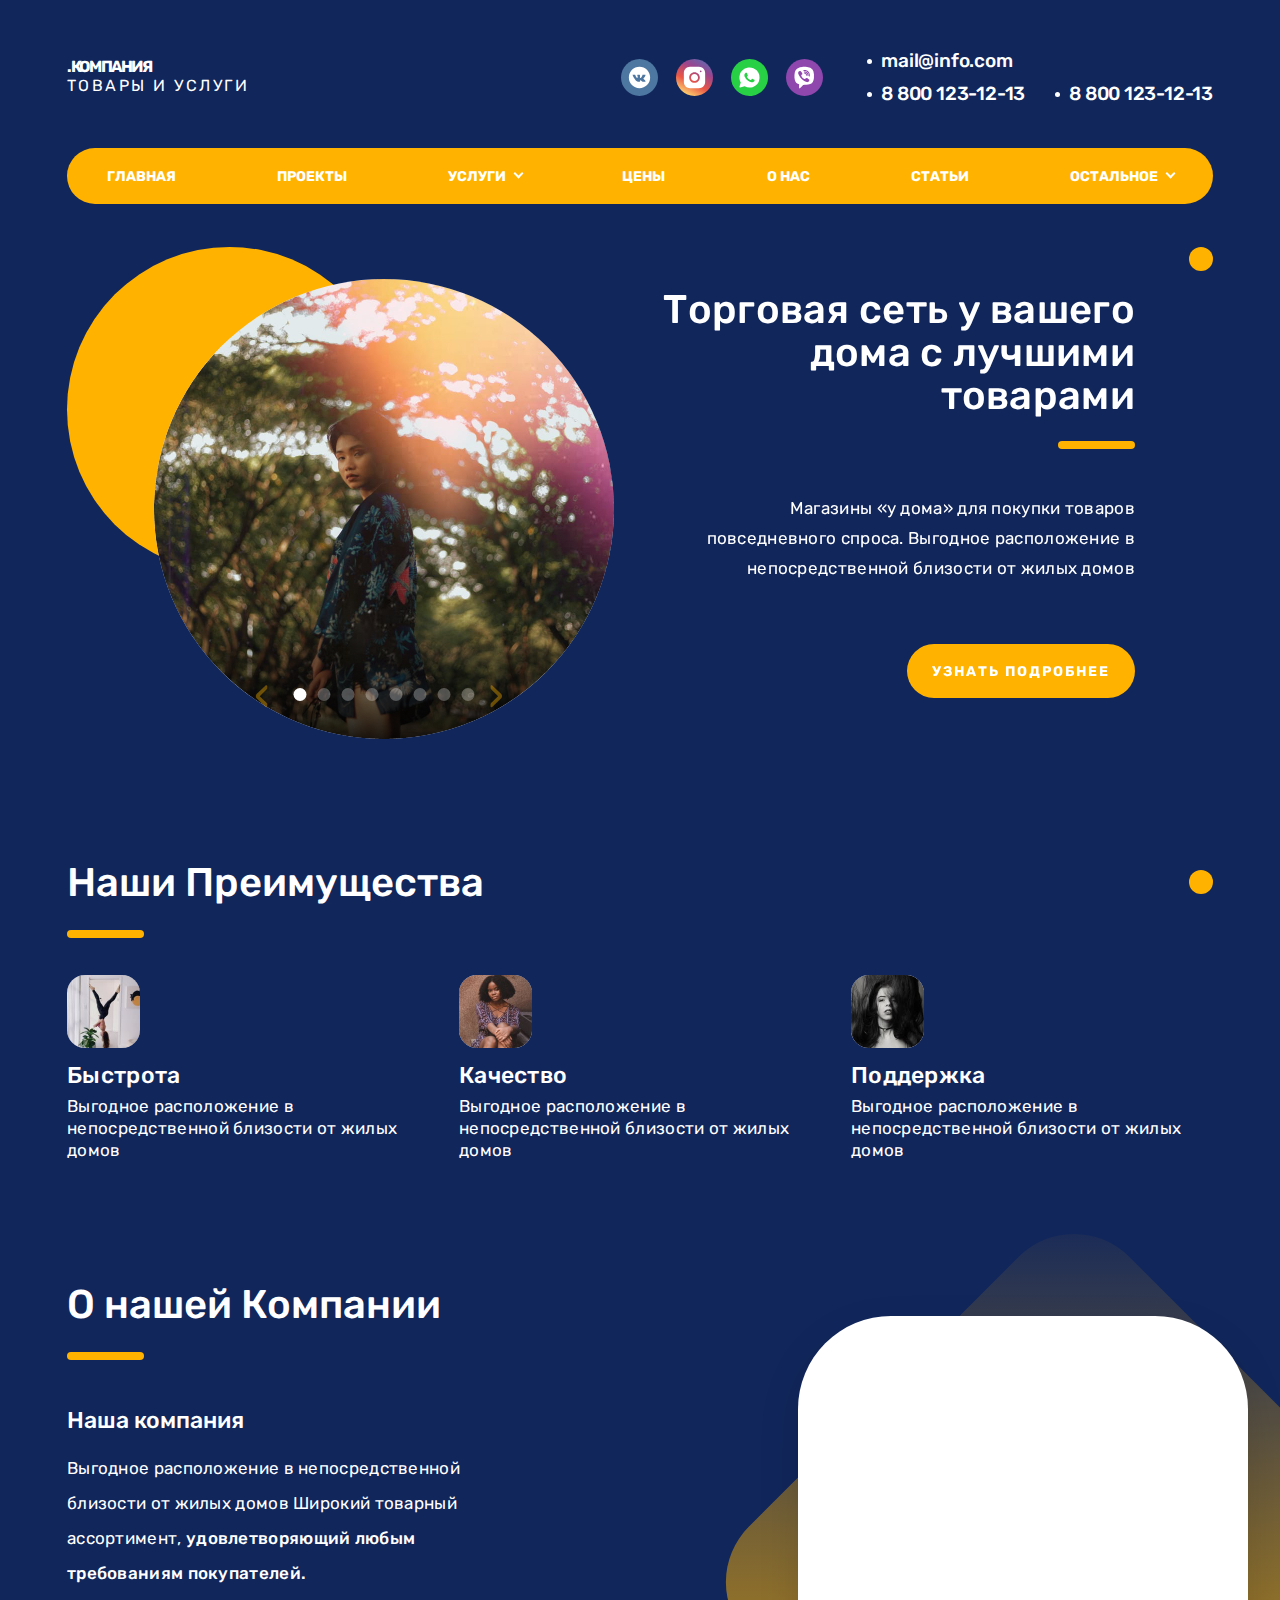
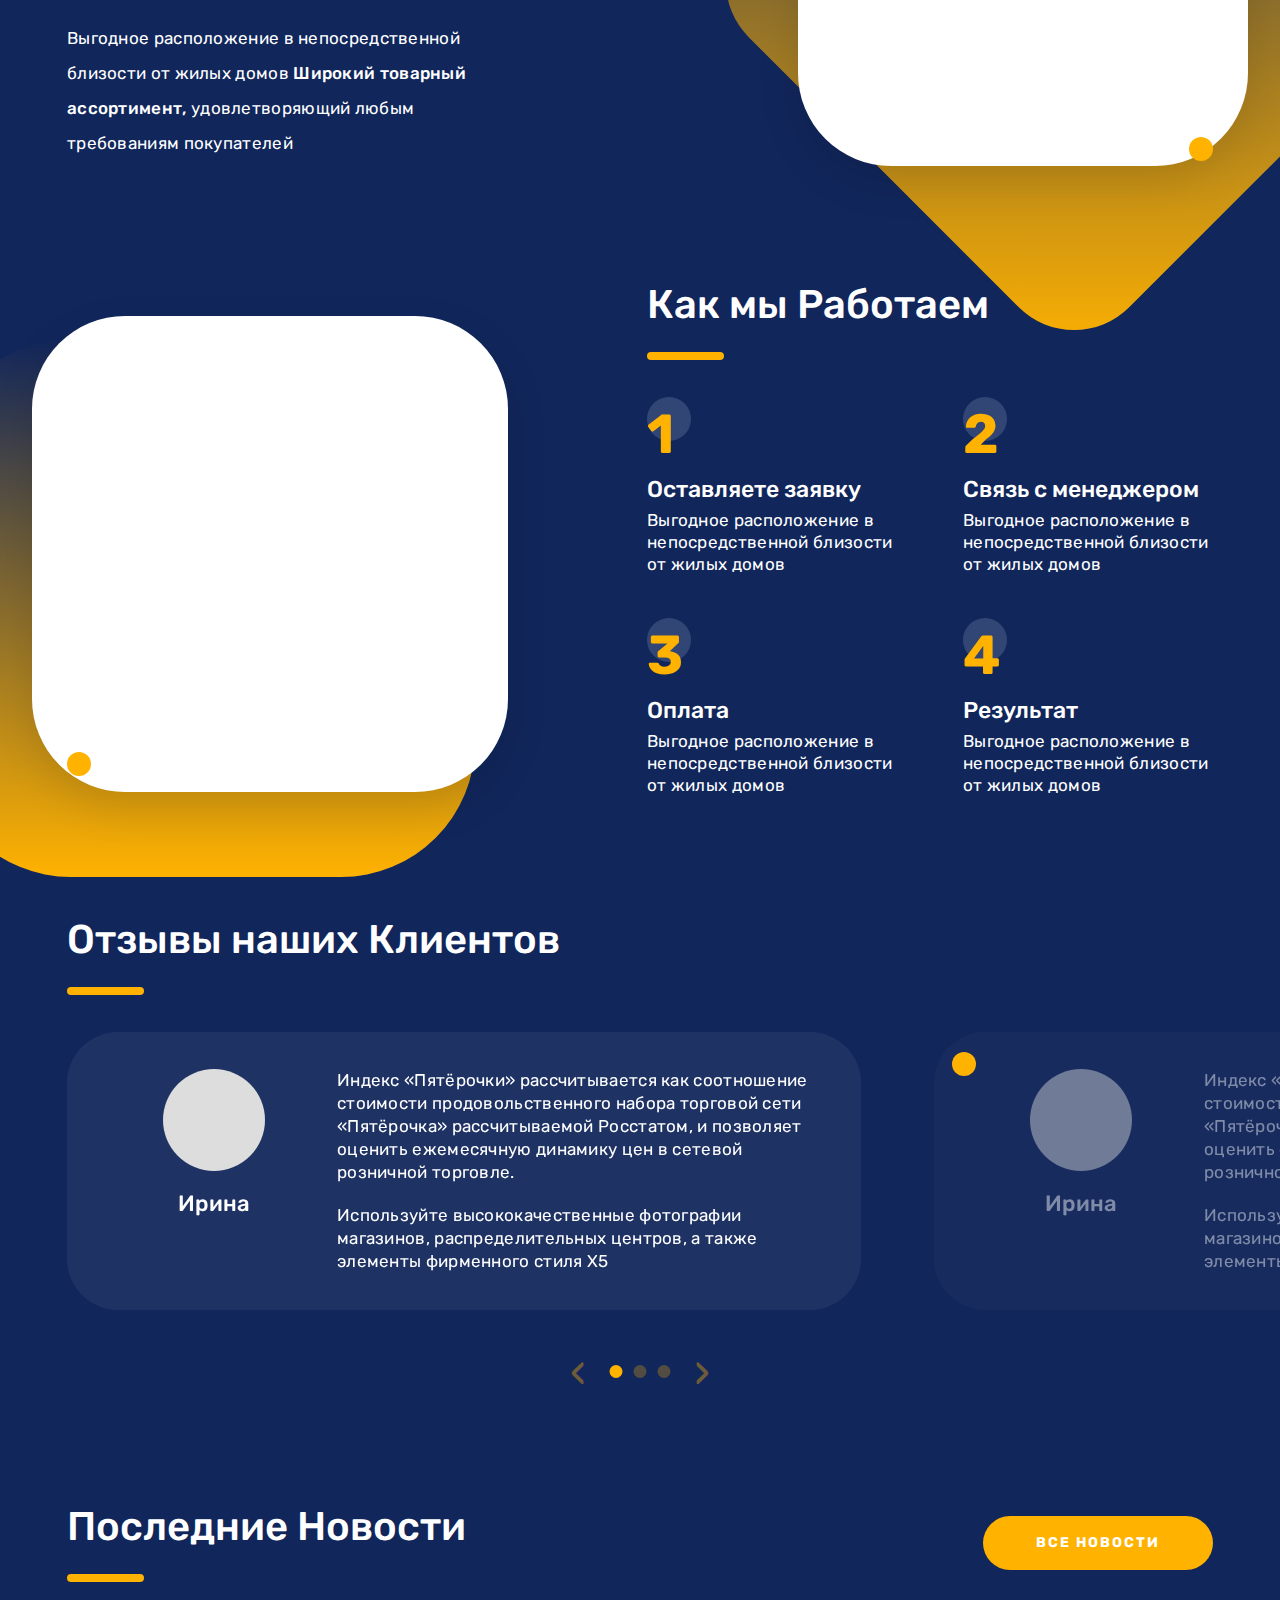
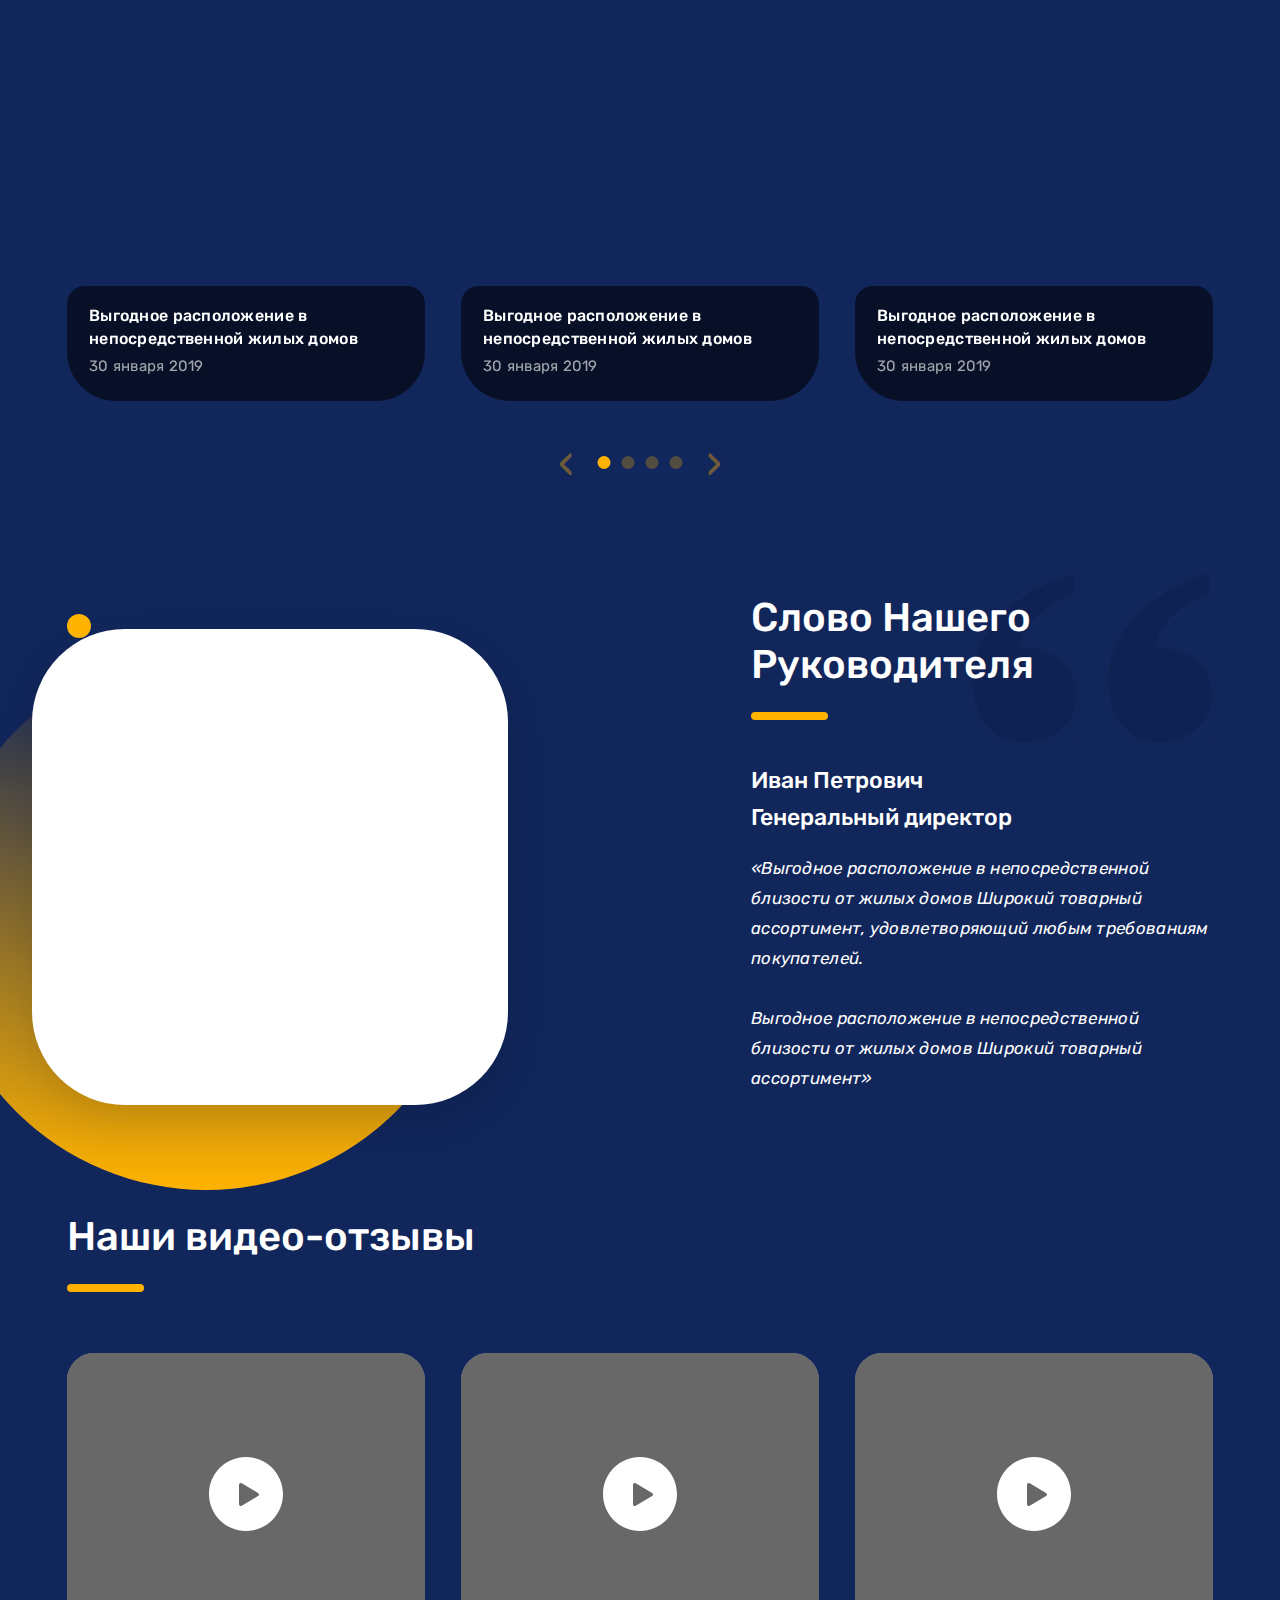
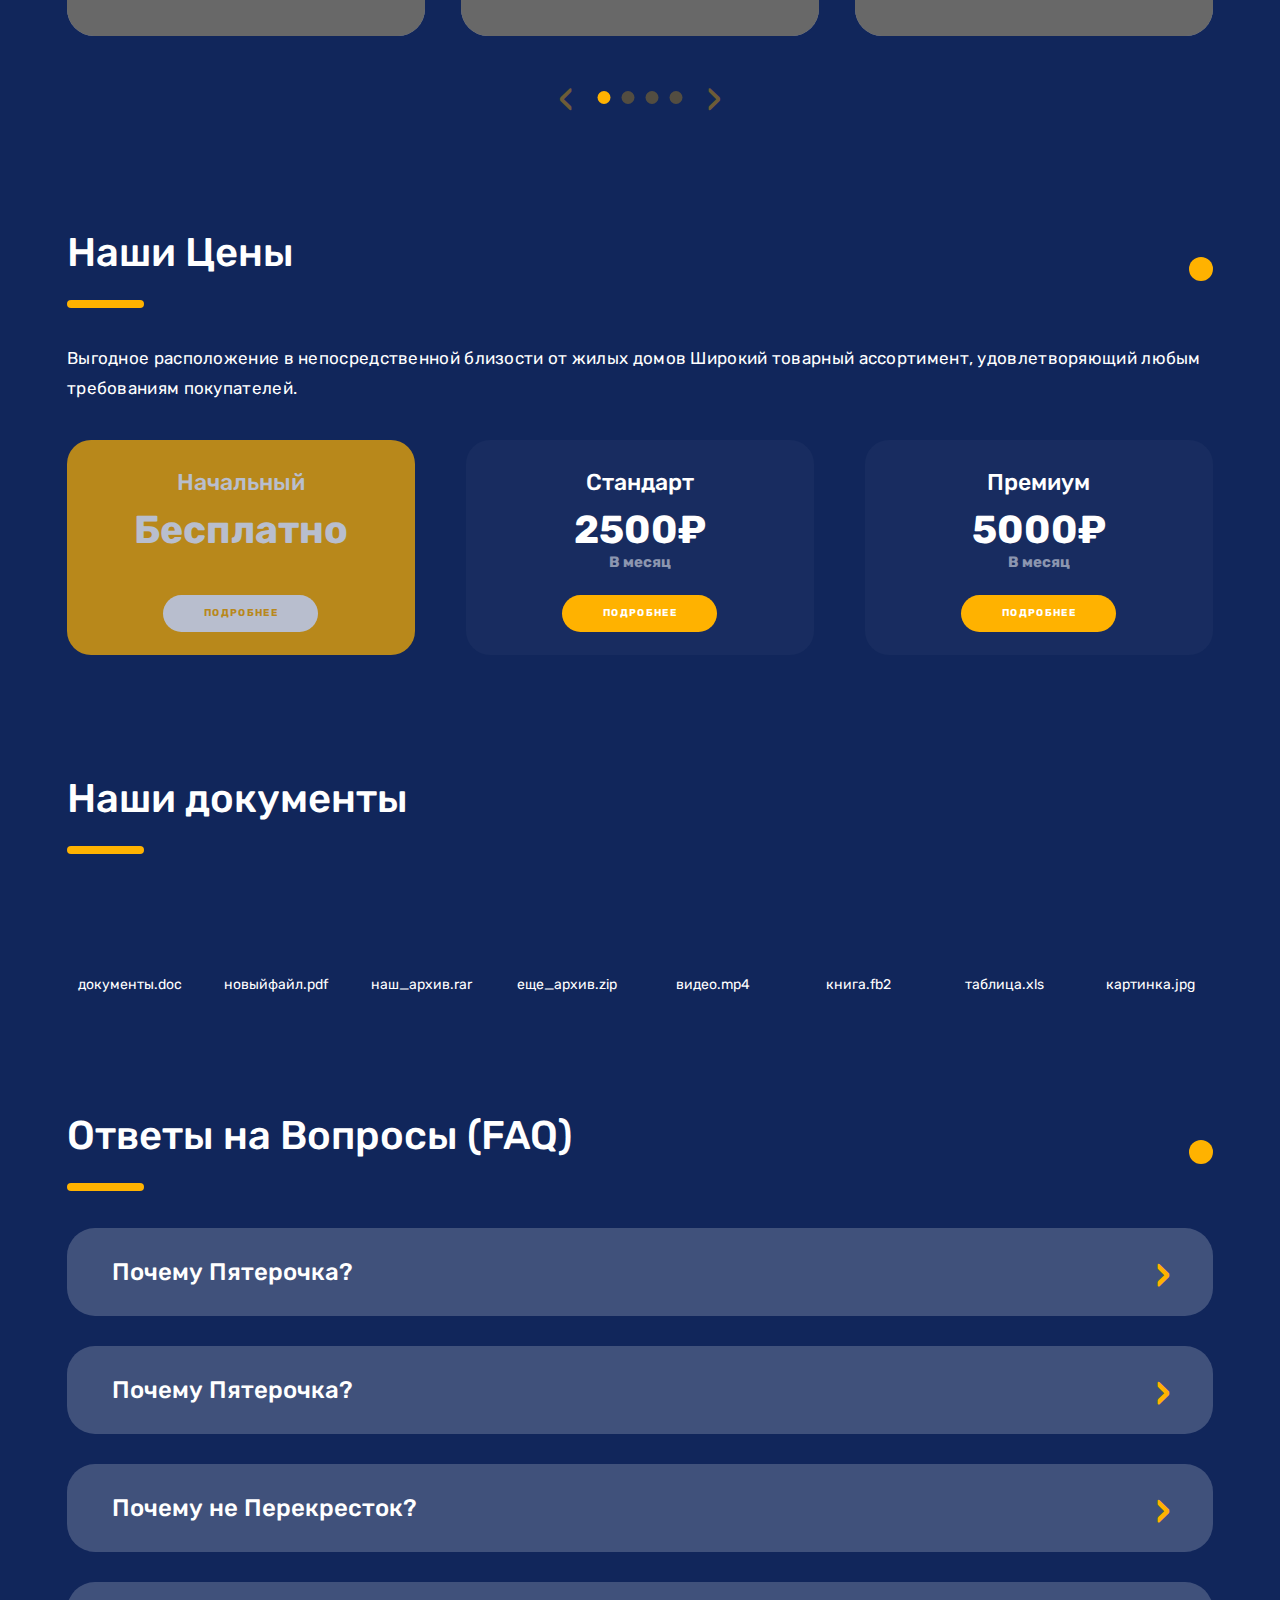
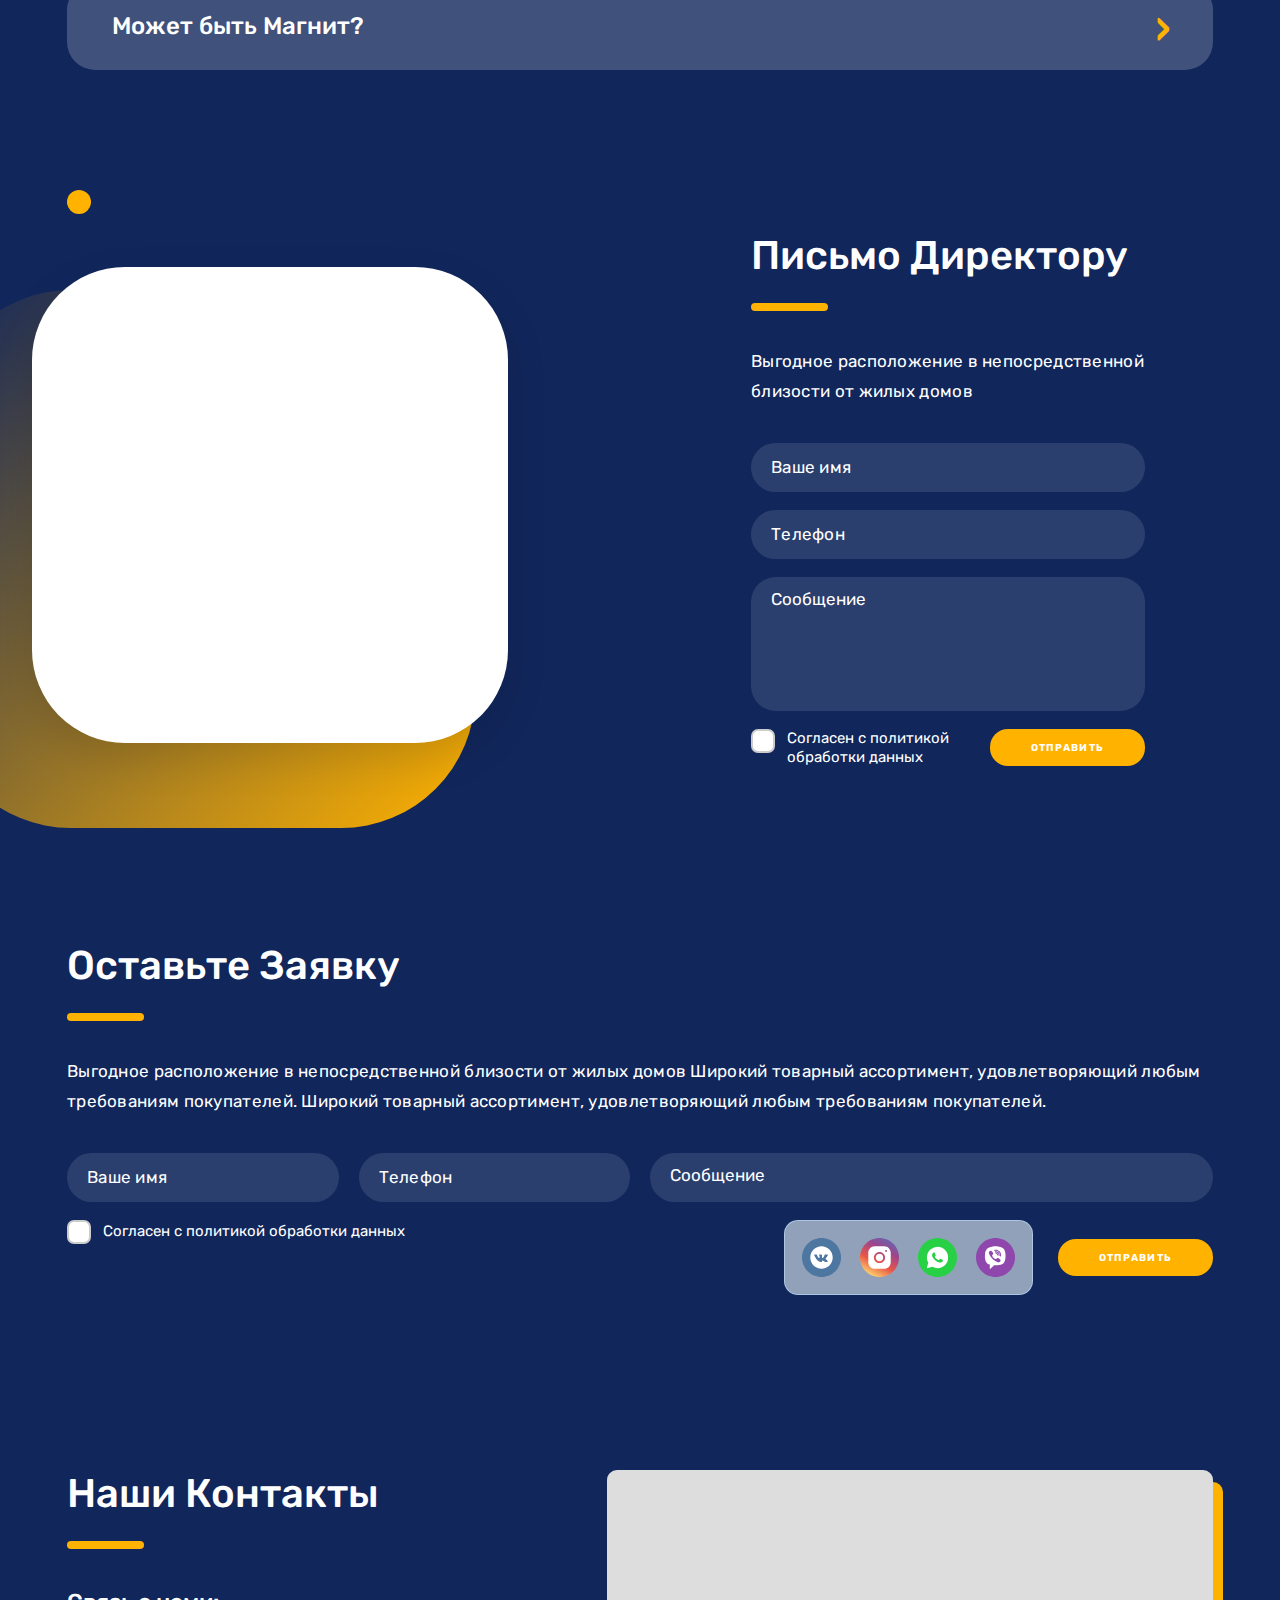
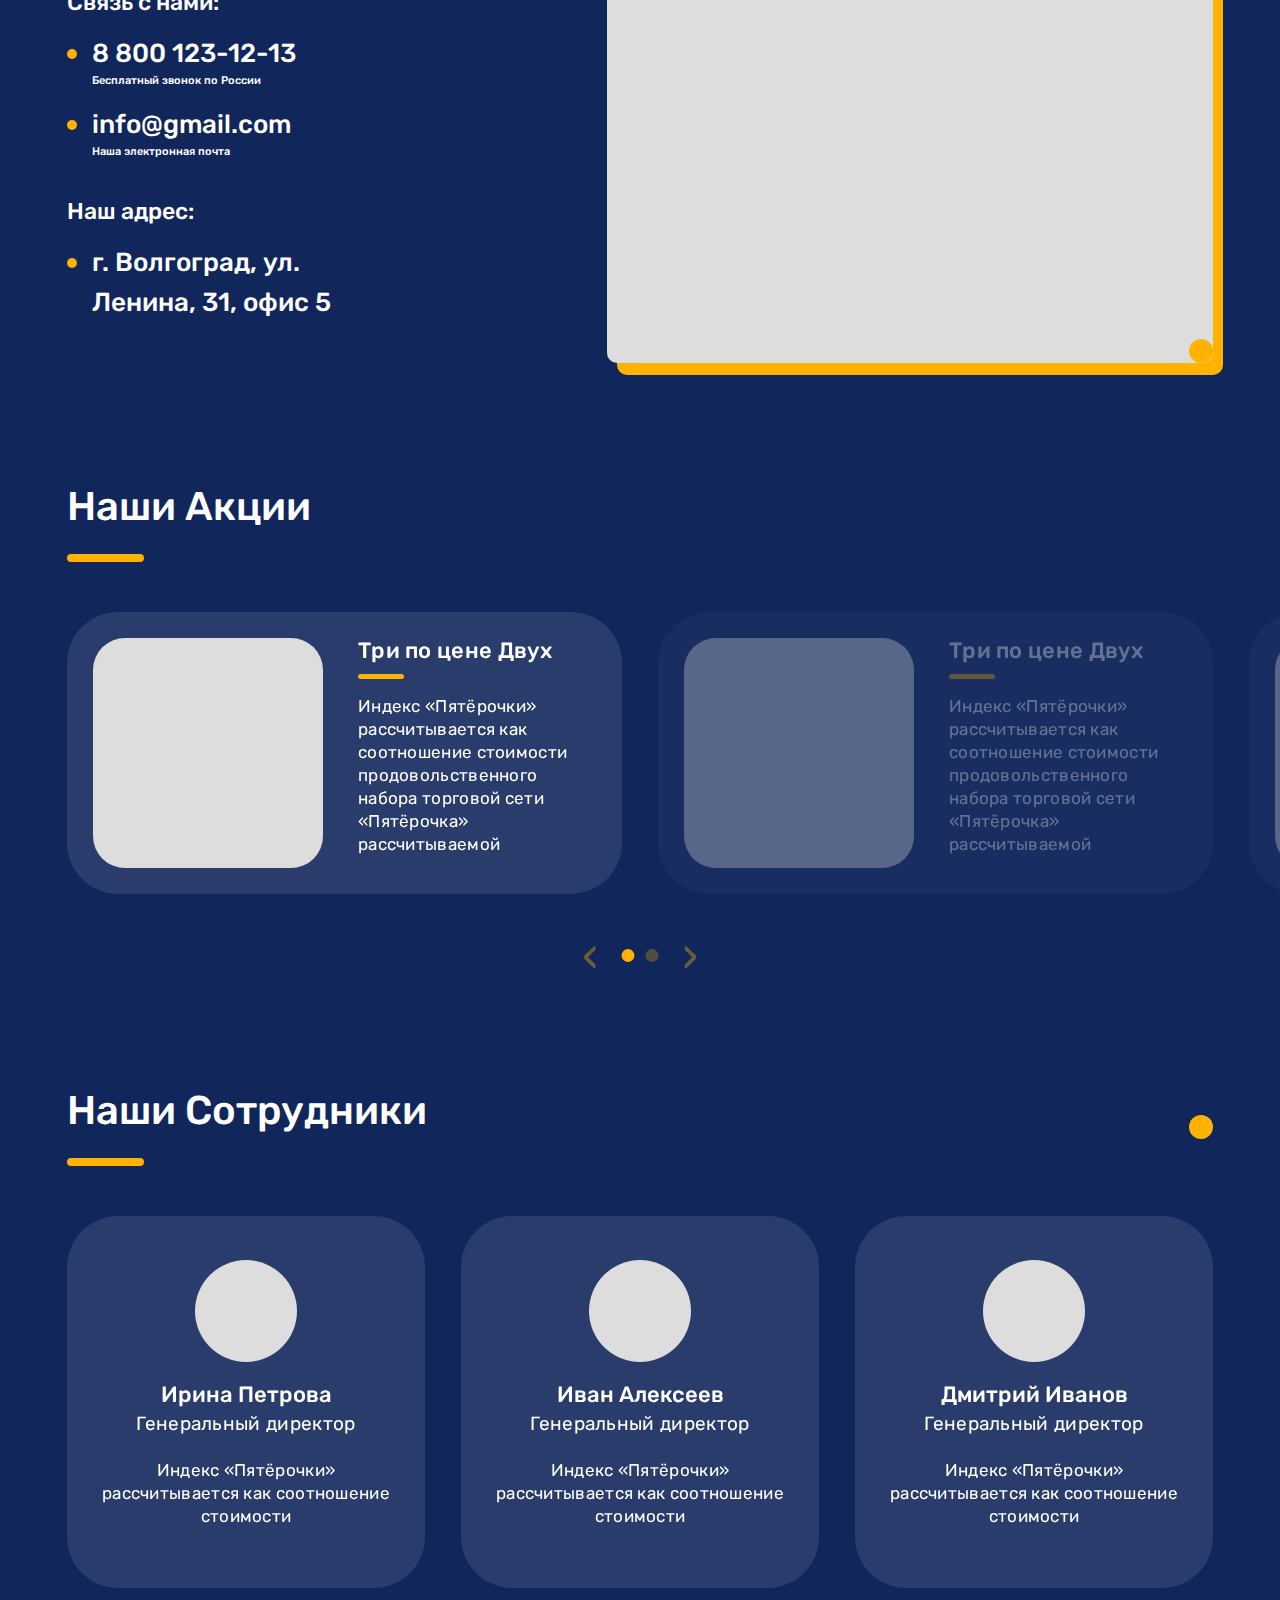
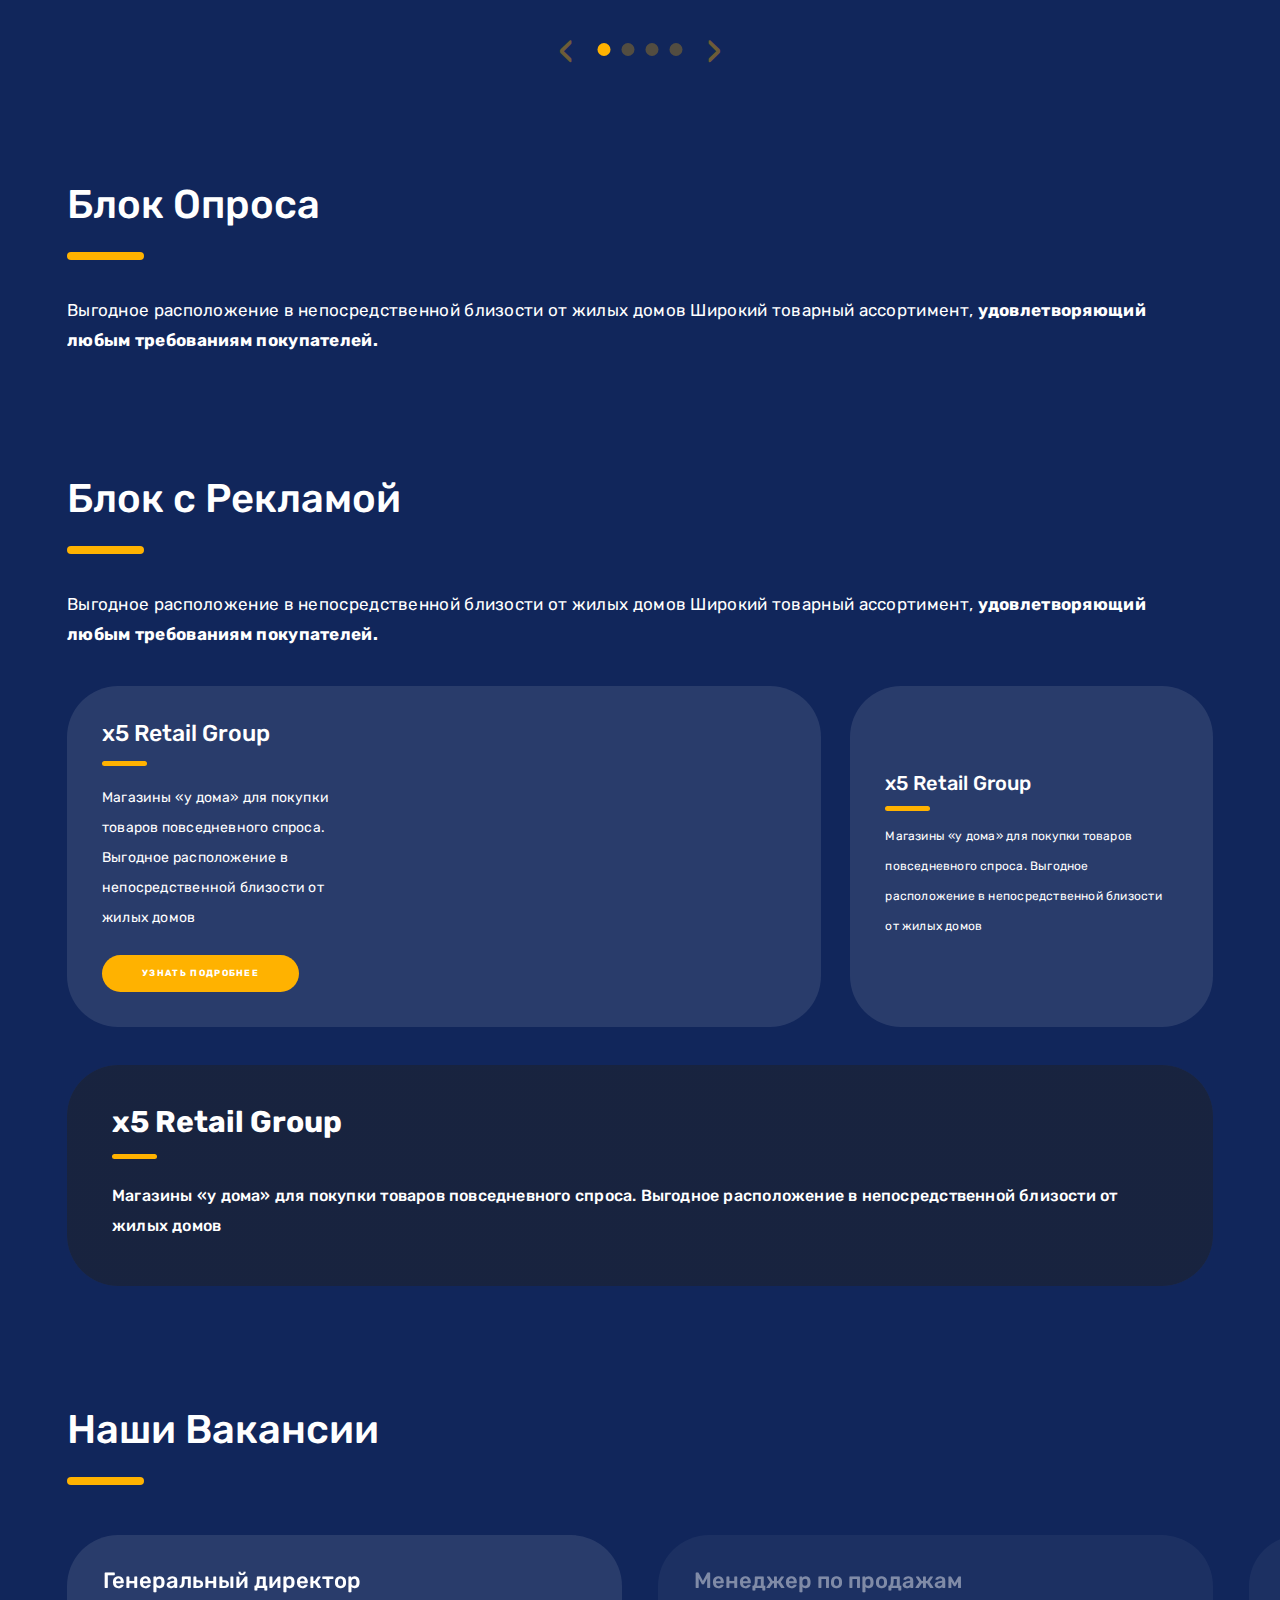
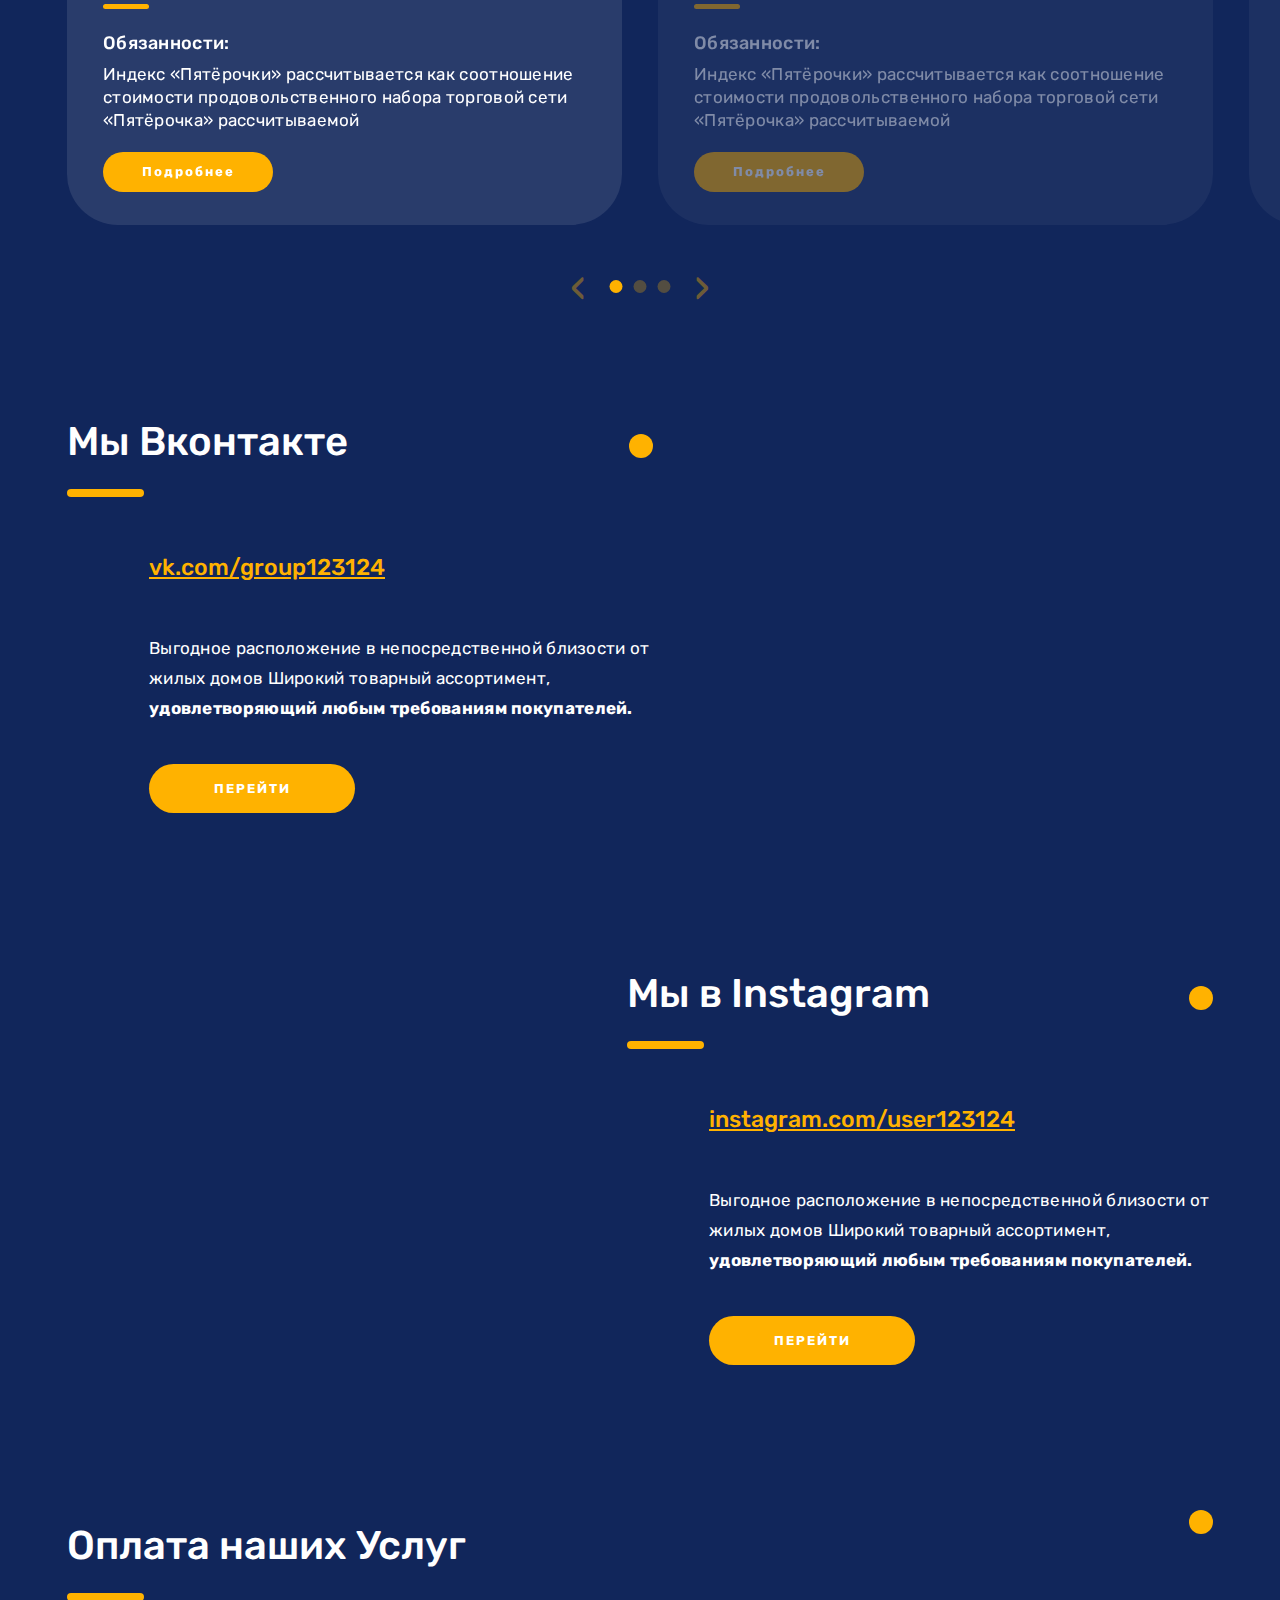
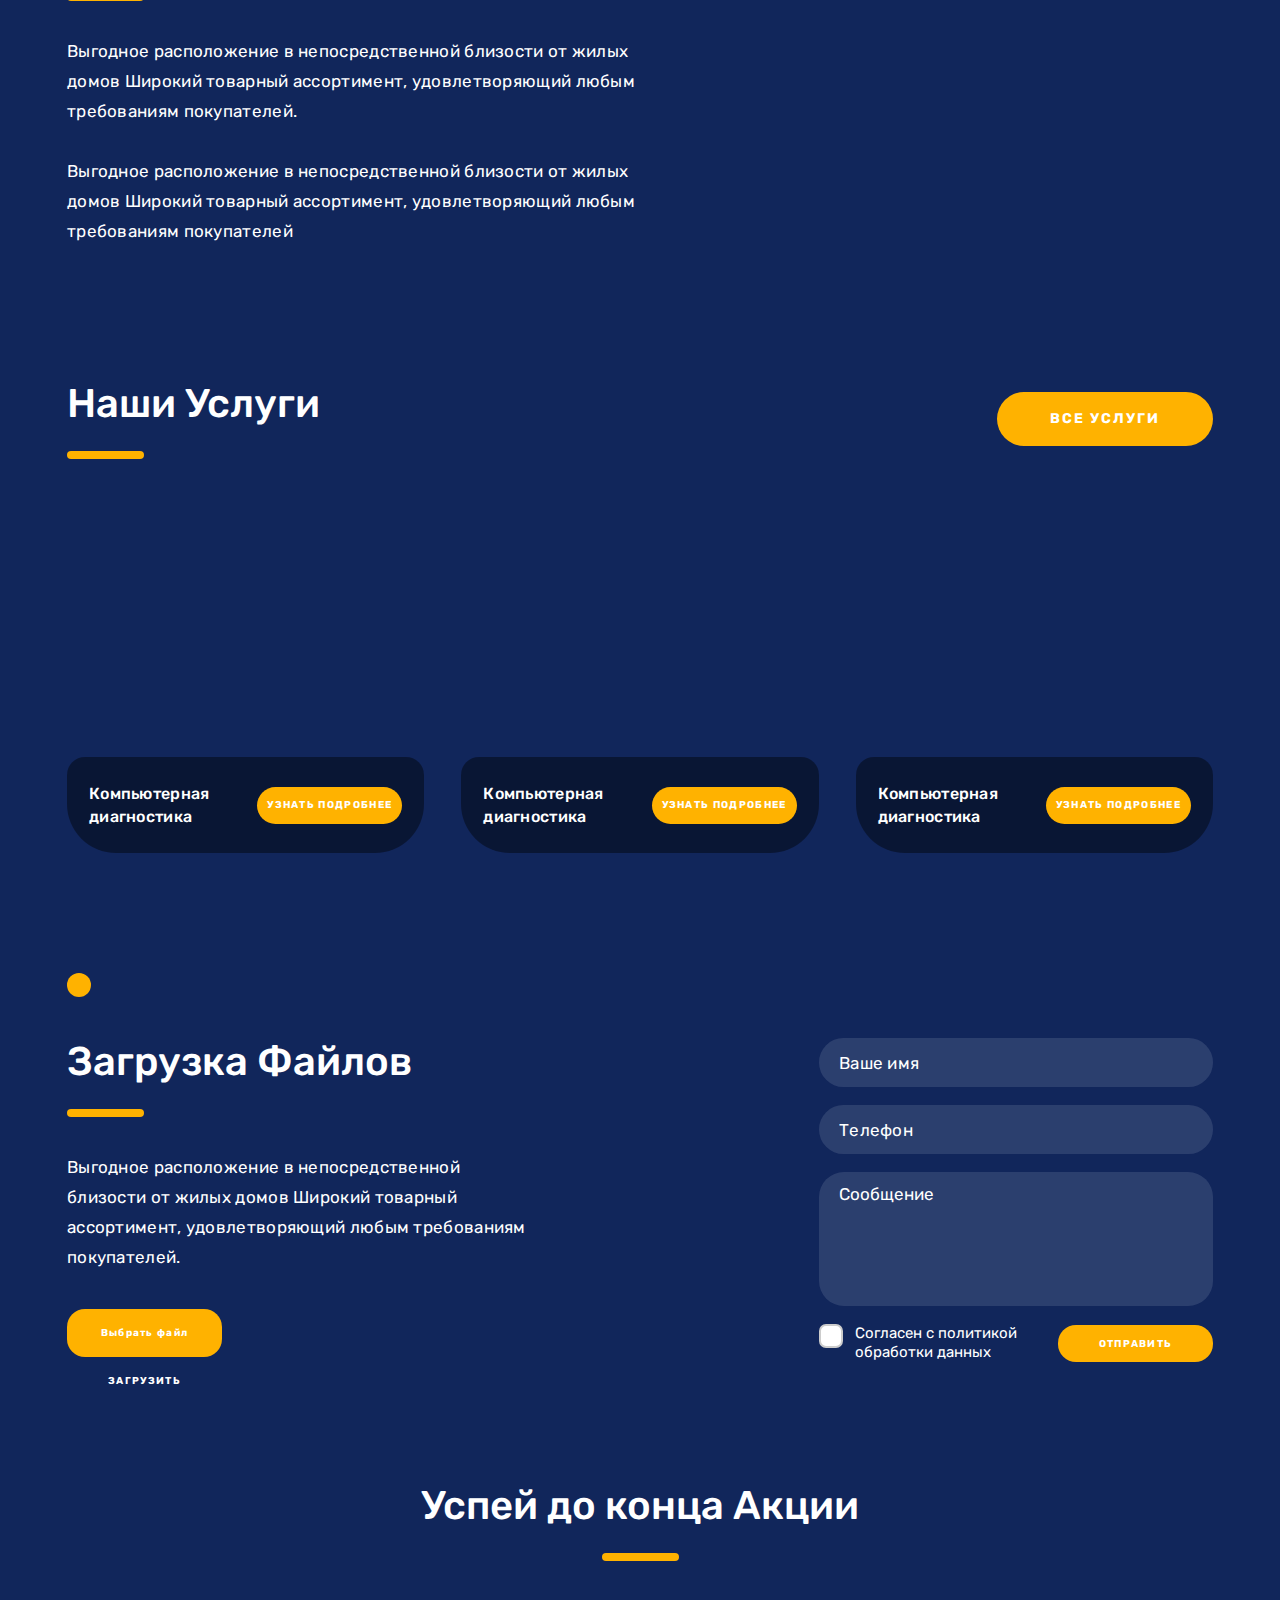
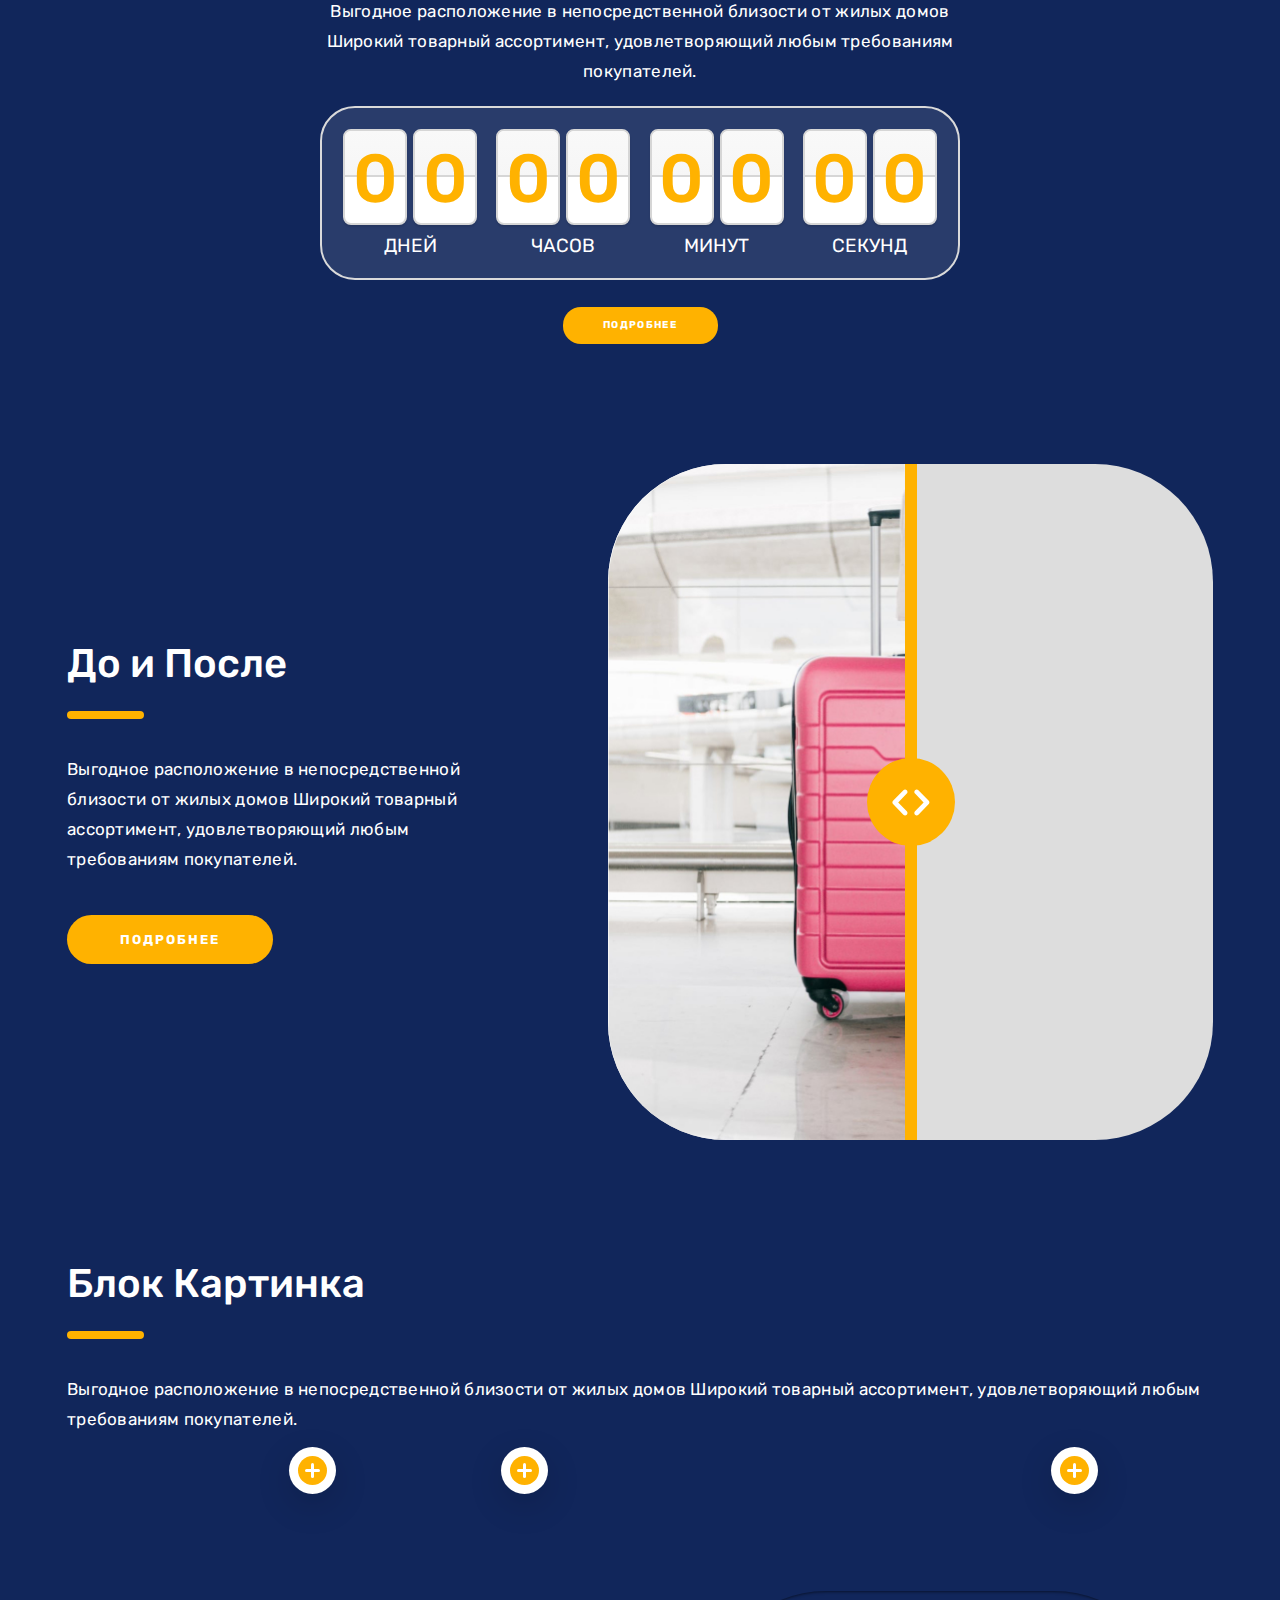
<file: index5.html>
<!DOCTYPE html>
<html lang="ru">
	<head>
		<meta http-equiv="Content-Type" content="text/html; charset=utf-8">
		<!-- Переключение IE в последнию версию, на случай если в настройках пользователя стоит меньшая -->
		<meta http-equiv="X-UA-Compatible" content="IE=edge">

		<!-- Адаптирование страницы для мобильных устройств -->
		<meta name="viewport" content="width=device-width, initial-scale=1, maximum-scale=1">

		<!-- Запрет распознования номера телефона -->
		<meta name="format-detection" content="telephone=no">
		<meta name="SKYPE_TOOLBAR" content ="SKYPE_TOOLBAR_PARSER_COMPATIBLE">

		<!-- Заголовок страницы -->
		<title>Заголовок страницы</title>

		<!-- Данное значение часто используют(использовали) поисковые системы -->
		<meta name="description" content="">
		<meta name="keywords" content="">

		<!-- Традиционная иконка сайта, размер 16x16, прозрачность поддерживается. Рекомендуемый формат: .ico или .png -->
		<link rel="shortcut icon" href="images/favicon.ico">

		<!-- Подключение шрифтов с гугла -->
		<link href="https://fonts.googleapis.com/css2?family=Rubik:ital,wght@0,300;0,400;0,500;0,700;0,900;1,300;1,400;1,500;1,700;1,900&display=swap" rel="stylesheet">

		<!-- Подключение файлов стилей -->
		<link rel="stylesheet" href="css/fancybox.css">
		<link rel="stylesheet" href="css/owl.carousel.css">
		<link rel="stylesheet" href="css/ion.rangeSlider.css">
		<link rel="stylesheet" href="css/styles.css">

		<link rel="stylesheet" href="css/response_1185.css" media="(max-width: 1185px)">
		<link rel="stylesheet" href="css/response_1023.css" media="(max-width: 1023px)">
		<link rel="stylesheet" href="css/response_767.css" media="(max-width: 767px)">
		<link rel="stylesheet" href="css/response_479.css" media="(max-width: 479px)">
	</head>

	<body>
		<div class="wrap">
			<div class="main">
				<!-- Шапка -->
				<header>
					<button type="button" class="close">
						<span></span>
						<span></span>
					</button>


					<div class="mob_scroll">
						<div class="info">
							<div class="cont flex">

								<div class="logo">
									<div class="name">.КОМПАНИЯ</div>
									<div class="desc">ТОВАРЫ И УСЛУГИ</div>
								</div>


								<div class="socials">
									<a href="/" target="_blank" rel="noopener nofollow">
										<img src="images/ic_soc1.svg" alt="">
									</a>

									<a href="/" target="_blank" rel="noopener nofollow">
										<img src="images/ic_soc2.svg" alt="">
									</a>

									<a href="/" target="_blank" rel="noopener nofollow">
										<img src="images/ic_soc3.svg" alt="">
									</a>

									<a href="/" target="_blank" rel="noopener nofollow">
										<img src="images/ic_soc4.svg" alt="">
									</a>
								</div>


								<div class="contacts">
									<div class="email">
										<a href="mailto:mail@info.com">mail@info.com</a>
									</div>

									<div class="phones">
										<div><a href="tel:88001231213">8 800 123-12-13</a></div>

										<div><a href="tel:88001231213">8 800 123-12-13</a></div>
									</div>
								</div>

							</div>
						</div>


						<div class="bottom">
							<div class="cont">

								<ul class="menu flex">
									<li class="item">
										<a href="/">ГЛАВНАЯ</a>
									</li>

									<li class="item">
										<a href="/">ПРОЕКТЫ</a>
									</li>

									<li class="item">
										<a href="#" class="sub_link">
											<span>УСЛУГИ</span>
										</a>

										<div class="sub_menu">
											<div><a href="/">Пункт меню</a></div>
											<div><a href="/">Пункт меню</a></div>
											<div><a href="/">Пункт меню</a></div>
										</div>
									</li>

									<li class="item">
										<a href="/">ЦЕНЫ</a>
									</li>

									<li class="item">
										<a href="/">О НАС</a>
									</li>

									<li class="item">
										<a href="/">СТАТЬИ</a>
									</li>

									<li class="item">
										<a href="/">Пункт меню</a>
									</li>

									<li class="item">
										<a href="/" class="sub_link">
											<span>Пункт меню</span>
										</a>

										<div class="sub_menu">
											<div><a href="/">Пункт меню</a></div>
											<div><a href="/">Пункт меню</a></div>
											<div><a href="/">Пункт меню</a></div>
										</div>
									</li>

									<li class="item">
										<a href="/">Пункт меню</a>
									</li>
								</ul>

							</div>
						</div>
					</div>
				</header>


				<div class="mob_header">
					<div class="cont">

						<div class="logo">
							<a href="/">
								<div class="name">.КОМПАНИЯ</div>
								<div class="desc">ТОВАРЫ И УСЛУГИ</div>
							</a>
						</div>


						<div class="bg">
							<div class="contacts">
								<a href="/">
									<img data-src="images/ic_phone.svg" alt="" class="lozad">
								</a>

								<a href="/">
									<img data-src="images/ic_phone2.svg" alt="" class="lozad">
								</a>

								<a href="/">
									<img data-src="images/ic_email.svg" alt="" class="lozad">
								</a>
							</div>

							<div class="socials">
								<a href="/" target="_blank" rel="noopener nofollow">
									<img src="images/ic_soc1.svg" alt="">
								</a>

								<a href="/" target="_blank" rel="noopener nofollow">
									<img src="images/ic_soc2.svg" alt="">
								</a>

								<a href="/" target="_blank" rel="noopener nofollow">
									<img src="images/ic_soc3.svg" alt="">
								</a>

								<a href="/" target="_blank" rel="noopener nofollow">
									<img src="images/ic_soc4.svg" alt="">
								</a>
							</div>
						</div>


						<button type="button" class="mob_menu_link">
							<span></span>
							<span></span>
							<span></span>
						</button>

					</div>
				</div>
				<!-- End Шапка -->


				<!-- Основная часть -->
				<section class="main_slider3 block">
					<div class="slider owl-carousel">
						<div class="slide">
							<div class="cont">

								<div class="img">
									<img data-src="images/tmp/main_slider3_img.jpg" alt="" class="lozad">
								</div>


								<div class="info">
									<div class="title">Торговая сеть у вашего дома с лучшими товарами</div>

									<div class="desc">Магазины «у дома»​ для покупки товаров повседневного спроса. Выгодное расположение в непосредственной близости от жилых домов</div>

									<a href="/" class="link">УЗНАТЬ ПОДРОБНЕЕ</a>
								</div>

							</div>
						</div>


						<div class="slide">
							<div class="cont">

								<div class="img">
									<img data-src="images/tmp/main_slider3_img.jpg" alt="" class="lozad">
								</div>


								<div class="info">
									<div class="title">Торговая сеть у вашего дома с лучшими товарами</div>

									<div class="desc">Магазины «у дома»​ для покупки товаров повседневного спроса. Выгодное расположение в непосредственной близости от жилых домов</div>

									<a href="/" class="link">УЗНАТЬ ПОДРОБНЕЕ</a>
								</div>

							</div>
						</div>

						<div class="slide">
							<div class="cont">

								<div class="img">
									<img data-src="images/tmp/main_slider3_img.jpg" alt="" class="lozad">
								</div>


								<div class="info">
									<div class="title">Торговая сеть у вашего дома с лучшими товарами</div>

									<div class="desc">Магазины «у дома»​ для покупки товаров повседневного спроса. Выгодное расположение в непосредственной близости от жилых домов</div>

									<a href="/" class="link">УЗНАТЬ ПОДРОБНЕЕ</a>
								</div>

							</div>
						</div>

						<div class="slide">
							<div class="cont">

								<div class="img">
									<img data-src="images/tmp/main_slider3_img.jpg" alt="" class="lozad">
								</div>


								<div class="info">
									<div class="title">Торговая сеть у вашего дома с лучшими товарами</div>

									<div class="desc">Магазины «у дома»​ для покупки товаров повседневного спроса. Выгодное расположение в непосредственной близости от жилых домов</div>

									<a href="/" class="link">УЗНАТЬ ПОДРОБНЕЕ</a>
								</div>

							</div>
						</div>

						<div class="slide">
							<div class="cont">

								<div class="img">
									<img data-src="images/tmp/main_slider3_img.jpg" alt="" class="lozad">
								</div>


								<div class="info">
									<div class="title">Торговая сеть у вашего дома с лучшими товарами</div>

									<div class="desc">Магазины «у дома»​ для покупки товаров повседневного спроса. Выгодное расположение в непосредственной близости от жилых домов</div>

									<a href="/" class="link">УЗНАТЬ ПОДРОБНЕЕ</a>
								</div>

							</div>
						</div>

						<div class="slide">
							<div class="cont">

								<div class="img">
									<img data-src="images/tmp/main_slider3_img.jpg" alt="" class="lozad">
								</div>


								<div class="info">
									<div class="title">Торговая сеть у вашего дома с лучшими товарами</div>

									<div class="desc">Магазины «у дома»​ для покупки товаров повседневного спроса. Выгодное расположение в непосредственной близости от жилых домов</div>

									<a href="/" class="link">УЗНАТЬ ПОДРОБНЕЕ</a>
								</div>

							</div>
						</div>

						<div class="slide">
							<div class="cont">

								<div class="img">
									<img data-src="images/tmp/main_slider3_img.jpg" alt="" class="lozad">
								</div>


								<div class="info">
									<div class="title">Торговая сеть у вашего дома с лучшими товарами</div>

									<div class="desc">Магазины «у дома»​ для покупки товаров повседневного спроса. Выгодное расположение в непосредственной близости от жилых домов</div>

									<a href="/" class="link">УЗНАТЬ ПОДРОБНЕЕ</a>
								</div>

							</div>
						</div>

						<div class="slide">
							<div class="cont">

								<div class="img">
									<img data-src="images/tmp/main_slider3_img.jpg" alt="" class="lozad">
								</div>


								<div class="info">
									<div class="title">Торговая сеть у вашего дома с лучшими товарами</div>

									<div class="desc">Магазины «у дома»​ для покупки товаров повседневного спроса. Выгодное расположение в непосредственной близости от жилых домов</div>

									<a href="/" class="link">УЗНАТЬ ПОДРОБНЕЕ</a>
								</div>

							</div>
						</div>
					</div>
				</section>


				<section class="advantages block">
					<div class="cont">

						<div class="block_head">
							<div class="title">Наши Преимущества</div>
						</div>


						<div class="flex">
							<div class="item">
								<div class="icon">
									<img data-src="images/tmp/advantages_thumb1.jpg" alt="" class="lozad">
								</div>

								<div class="name">Быстрота</div>

								<div class="desc">Выгодное расположение в непосредственной близости от жилых домов</div>
							</div>


							<div class="item">
								<div class="icon">
									<img data-src="images/tmp/advantages_thumb2.jpg" alt="" class="lozad">
								</div>

								<div class="name">Качество</div>

								<div class="desc">Выгодное расположение в непосредственной близости от жилых домов</div>
							</div>


							<div class="item">
								<div class="icon">
									<img data-src="images/tmp/advantages_thumb3.jpg" alt="" class="lozad">
								</div>

								<div class="name">Поддержка</div>

								<div class="desc">Выгодное расположение в непосредственной близости от жилых домов</div>
							</div>
						</div>

					</div>
				</section>


				<section class="about block">
					<div class="cont">

						<div class="info">
							<div class="block_head">
								<div class="title">О нашей Компании</div>
							</div>

							<div class="sub_title">Наша компания</div>

							<div class="text_block">
								<p>
									Выгодное расположение в непосредственной близости от жилых домов Широкий товарный ассортимент, <b>удовлетворяющий любым требованиям покупателей.</b>
								</p>

								<p>
									Выгодное расположение в непосредственной близости от жилых домов <b>Широкий товарный ассортимент,</b> удовлетворяющий любым требованиям покупателей
								</p>
							</div>
						</div>


						<div class="img">
							<div class="lozad" data-background-image="../images/tmp/about_img.jpg"></div>
						</div>

					</div>
				</section>


				<section class="how_we_work block">
					<div class="cont">

						<div class="info">
							<div class="block_head">
								<div class="title">Как мы Работаем</div>
							</div>

							<div class="flex">
								<div class="item">
									<div class="name">Оставляете заявку</div>

									<div class="desc">Выгодное расположение в непосредственной близости от жилых домов</div>
								</div>

								<div class="item">
									<div class="name">Связь с менеджером</div>

									<div class="desc">Выгодное расположение в непосредственной близости от жилых домов</div>
								</div>

								<div class="item">
									<div class="name">Оплата</div>

									<div class="desc">Выгодное расположение в непосредственной близости от жилых домов</div>
								</div>

								<div class="item">
									<div class="name">Результат</div>

									<div class="desc">Выгодное расположение в непосредственной близости от жилых домов</div>
								</div>
							</div>
						</div>

						<div class="img">
							<div class="lozad" data-background-image="../images/tmp/how_we_work_img.jpg"></div>
						</div>

					</div>
				</section>


				<section class="reviews block">
					<div class="cont">

						<div class="block_head">
							<div class="title">Отзывы наших Клиентов</div>
						</div>


						<div class="slider_wrap">
							<div class="slider owl-carousel">
								<div class="slide">
									<div class="review">
										<div class="author">
											<div class="foto">
												<img data-src="images/tmp/review_foto.jpg" alt="" class="lozad">
											</div>

											<div class="name">Ирина</div>
										</div>

										<div class="text">
											<p>
												Индекс «Пятёрочки» рассчитывается как соотношение стоимости продовольственного набора торговой сети «Пятёрочка» рассчитываемой Росстатом, и позволяет оценить ежемесячную динамику цен в сетевой розничной торговле.
											</p>

											<p>
												Используйте высококачественные фотографии магазинов, распределительных центров, а также элементы фирменного стиля X5
											</p>
										</div>
									</div>
								</div>


								<div class="slide">
									<div class="review">
										<div class="author">
											<div class="foto">
												<img data-src="images/tmp/review_foto.jpg" alt="" class="lozad">
											</div>

											<div class="name">Ирина</div>
										</div>

										<div class="text">
											<p>
												Индекс «Пятёрочки» рассчитывается как соотношение стоимости продовольственного набора торговой сети «Пятёрочка» рассчитываемой Росстатом, и позволяет оценить ежемесячную динамику цен в сетевой розничной торговле.
											</p>

											<p>
												Используйте высококачественные фотографии магазинов, распределительных центров, а также элементы фирменного стиля X5
											</p>
										</div>
									</div>
								</div>


								<div class="slide">
									<div class="review">
										<div class="author">
											<div class="foto">
												<img data-src="images/tmp/review_foto.jpg" alt="" class="lozad">
											</div>

											<div class="name">Ирина</div>
										</div>

										<div class="text">
											<p>
												Индекс «Пятёрочки» рассчитывается как соотношение стоимости продовольственного набора торговой сети «Пятёрочка» рассчитываемой Росстатом, и позволяет оценить ежемесячную динамику цен в сетевой розничной торговле.
											</p>

											<p>
												Используйте высококачественные фотографии магазинов, распределительных центров, а также элементы фирменного стиля X5
											</p>
										</div>
									</div>
								</div>
							</div>
						</div>

					</div>
				</section>


				<section class="articles block">
					<div class="cont">

						<div class="block_head">
							<div class="title">Последние Новости</div>

							<a href="/" class="all_link">ВСЕ НОВОСТИ</a>
						</div>


						<div class="slider owl-carousel">
							<div class="slide">
								<a href="/" class="article">
									<img data-src="images/tmp/article_thumb.jpg" alt="" class="lozad">

									<div class="info">
										<div class="name">Выгодное расположение в непосредственной жилых домов</div>

										<div class="date">30 января 2019</div>
									</div>
								</a>
							</div>

							<div class="slide">
								<a href="/" class="article">
									<img data-src="images/tmp/article_thumb2.jpg" alt="" class="lozad">

									<div class="info">
										<div class="name">Выгодное расположение в непосредственной жилых домов</div>

										<div class="date">30 января 2019</div>
									</div>
								</a>
							</div>

							<div class="slide">
								<a href="/" class="article">
									<img data-src="images/tmp/article_thumb3.jpg" alt="" class="lozad">

									<div class="info">
										<div class="name">Выгодное расположение в непосредственной жилых домов</div>

										<div class="date">30 января 2019</div>
									</div>
								</a>
							</div>

							<div class="slide">
								<a href="/" class="article">
									<img data-src="images/tmp/article_thumb.jpg" alt="" class="lozad">

									<div class="info">
										<div class="name">Выгодное расположение в непосредственной жилых домов</div>

										<div class="date">30 января 2019</div>
									</div>
								</a>
							</div>

							<div class="slide">
								<a href="/" class="article">
									<img data-src="images/tmp/article_thumb2.jpg" alt="" class="lozad">

									<div class="info">
										<div class="name">Выгодное расположение в непосредственной жилых домов</div>

										<div class="date">30 января 2019</div>
									</div>
								</a>
							</div>

							<div class="slide">
								<a href="/" class="article">
									<img data-src="images/tmp/article_thumb3.jpg" alt="" class="lozad">

									<div class="info">
										<div class="name">Выгодное расположение в непосредственной жилых домов</div>

										<div class="date">30 января 2019</div>
									</div>
								</a>
							</div>
						</div>

					</div>
				</section>


				<section class="big_boss_quote block">
					<div class="cont">

						<div class="info">
							<div class="block_head">
								<div class="title">Слово Нашего Руководителя</div>
							</div>

							<div class="name">Иван Петрович</div>

							<div class="post">Генеральный директор</div>

							<div class="text_block">
								<p>
									«Выгодное расположение в непосредственной близости от жилых домов Широкий товарный ассортимент, удовлетворяющий любым требованиям покупателей.
								</p>

								<p>
									Выгодное расположение в непосредственной близости от жилых домов Широкий товарный ассортимент»
								</p>
							</div>
						</div>


						<div class="img">
							<div class="lozad" data-background-image="../images/tmp/big_boss_quote_img.jpg"></div>
						</div>

					</div>
				</section>


				<section class="video_reviews block">
					<div class="cont">

						<div class="block_head">
							<div class="title">Наши видео-отзывы</div>
						</div>


						<div class="slider owl-carousel">
							<div class="slide">
								<a href="https://www.youtube.com/watch?v=60VYXd9RVJ0" data-fancybox class="review"></a>
							</div>

							<div class="slide">
								<a href="https://www.youtube.com/watch?v=60VYXd9RVJ0" data-fancybox class="review"></a>
							</div>

							<div class="slide">
								<a href="https://www.youtube.com/watch?v=60VYXd9RVJ0" data-fancybox class="review"></a>
							</div>

							<div class="slide">
								<a href="https://www.youtube.com/watch?v=60VYXd9RVJ0" data-fancybox class="review"></a>
							</div>

							<div class="slide">
								<a href="https://www.youtube.com/watch?v=60VYXd9RVJ0" data-fancybox class="review"></a>
							</div>

							<div class="slide">
								<a href="https://www.youtube.com/watch?v=60VYXd9RVJ0" data-fancybox class="review"></a>
							</div>
						</div>

					</div>
				</section>


				<section class="prices block">
					<div class="cont">

						<div class="block_head">
							<div class="title">Наши Цены</div>

							<div class="desc">Выгодное расположение в непосредственной близости от жилых домов Широкий товарный ассортимент, удовлетворяющий любым требованиям покупателей.</div>
						</div>


						<div class="flex">
							<div class="item free">
								<div class="name">Начальный</div>

								<div class="price">Бесплатно</div>

								<a href="/" class="link">ПОДРОБНЕЕ</a>
							</div>


							<div class="item">
								<div class="name">Стандарт</div>

								<div class="price">
									2500₽ <small>В месяц</small>
								</div>

								<a href="/" class="link">ПОДРОБНЕЕ</a>
							</div>


							<div class="item">
								<div class="name">Премиум</div>

								<div class="price">
									5000₽ <small>В месяц</small>
								</div>

								<a href="/" class="link">ПОДРОБНЕЕ</a>
							</div>
						</div>

					</div>
				</section>


				<section class="documents block">
					<div class="cont">

						<div class="block_head">
							<div class="title">Наши документы</div>
						</div>


						<div class="flex">
							<a href="/" class="item">
								<div class="icon">
									<img data-src="images/ic_file_doc.svg" alt="" class="lozad">
								</div>
								<div class="name">документы.doc</div>
							</a>

							<a href="/" class="item">
								<div class="icon">
									<img data-src="images/ic_file_pdf.svg" alt="" class="lozad">
								</div>
								<div class="name">новыйфайл.pdf</div>
							</a>

							<a href="/" class="item">
								<div class="icon">
									<img data-src="images/ic_file_rar.svg" alt="" class="lozad">
								</div>
								<div class="name">наш_архив.rar</div>
							</a>

							<a href="/" class="item">
								<div class="icon">
									<img data-src="images/ic_file_zip.svg" alt="" class="lozad">
								</div>
								<div class="name">еще_архив.zip</div>
							</a>

							<a href="/" class="item">
								<div class="icon">
									<img data-src="images/ic_file_mp4.svg" alt="" class="lozad">
								</div>
								<div class="name">видео.mp4</div>
							</a>

							<a href="/" class="item">
								<div class="icon">
									<img data-src="images/ic_file_fb2.svg" alt="" class="lozad">
								</div>
								<div class="name">книга.fb2</div>
							</a>

							<a href="/" class="item">
								<div class="icon">
									<img data-src="images/ic_file_xls.svg" alt="" class="lozad">
								</div>
								<div class="name">таблица.xls</div>
							</a>

							<a href="/" class="item">
								<div class="icon">
									<img data-src="images/ic_file_jpg.svg" alt="" class="lozad">
								</div>
								<div class="name">картинка.jpg</div>
							</a>
						</div>

					</div>
				</section>


				<section class="faq block">
					<div class="cont">

						<div class="block_head">
							<div class="title">Ответы на Вопросы (FAQ)</div>
						</div>


						<div class="accordion">
							<div class="item">
								<div class="title">Почему Пятерочка?</div>

								<div class="data text_block">
									<p>
										Индекс «Пятёрочки» рассчитывается как соотношение стоимости продовольственного набора торговой сети «Пятёрочка» рассчитываемой Росстатом, и позволяет оценить ежемесячную динамику цен в сетевой розничной торговле.
									</p>

									<p>
										Используйте высококачественные фотографии магазинов, распределительных центров, а также элементы фирменного стиля X5
									</p>
								</div>
							</div>


							<div class="item">
								<div class="title">Почему Пятерочка?</div>

								<div class="data text_block">
									<p>
										Индекс «Пятёрочки» рассчитывается как соотношение стоимости продовольственного набора торговой сети «Пятёрочка» рассчитываемой Росстатом, и позволяет оценить ежемесячную динамику цен в сетевой розничной торговле.
									</p>

									<p>
										Используйте высококачественные фотографии магазинов, распределительных центров, а также элементы фирменного стиля X5
									</p>
								</div>
							</div>


							<div class="item">
								<div class="title">Почему не Перекресток?</div>

								<div class="data text_block">
									<p>
										Индекс «Пятёрочки» рассчитывается как соотношение стоимости продовольственного набора торговой сети «Пятёрочка» рассчитываемой Росстатом, и позволяет оценить ежемесячную динамику цен в сетевой розничной торговле.
									</p>

									<p>
										Используйте высококачественные фотографии магазинов, распределительных центров, а также элементы фирменного стиля X5
									</p>
								</div>
							</div>


							<div class="item">
								<div class="title">Может быть Магнит?</div>

								<div class="data text_block">
									<p>
										Индекс «Пятёрочки» рассчитывается как соотношение стоимости продовольственного набора торговой сети «Пятёрочка» рассчитываемой Росстатом, и позволяет оценить ежемесячную динамику цен в сетевой розничной торговле.
									</p>

									<p>
										Используйте высококачественные фотографии магазинов, распределительных центров, а также элементы фирменного стиля X5
									</p>
								</div>
							</div>
						</div>

					</div>
				</section>


				<section class="director_letter block">
					<div class="cont">

						<div class="info">
							<div class="block_head">
								<div class="title">Письмо Директору</div>

								<div class="desc">Выгодное расположение в непосредственной близости от жилых домов</div>
							</div>


							<form action="" class="form">
								<div class="line">
									<div class="field">
										<input type="text" name="" value="" class="input" placeholder="Ваше имя">
									</div>
								</div>

								<div class="line">
									<div class="field">
										<input type="tel" name="" value="" class="input" placeholder="Телефон" required>
									</div>
								</div>

								<div class="line">
									<div class="field">
										<textarea name="" placeholder="Сообщение"></textarea>
									</div>
								</div>


								<div class="bottom">
									<div class="agree">
										<input type="checkbox" name="agree" id="agree_check" checked>
										<label for="agree_check">Согласен с политикой обработки данных</label>
									</div>

									<div class="submit">
										<button type="submit" class="submit_btn">ОТПРАВИТЬ</button>
									</div>
								</div>
							</form>
						</div>


						<div class="img">
							<div class="lozad" data-background-image="../images/tmp/big_boss_quote_img.jpg"></div>
						</div>

					</div>
				</section>


				<section class="order_block block">
					<div class="cont">

						<div class="block_head">
							<div class="title">Оставьте Заявку</div>

							<div class="desc">Выгодное расположение в непосредственной близости от жилых домов Широкий товарный ассортимент, удовлетворяющий любым требованиям покупателей. Широкий товарный ассортимент, удовлетворяющий любым требованиям покупателей.</div>
						</div>


						<form action="" class="form">
							<div class="columns">
								<div class="line width1of4">
									<div class="field">
										<input type="text" name="" value="" class="input" placeholder="Ваше имя">
									</div>
								</div>

								<div class="line width1of4">
									<div class="field">
										<input type="tel" name="" value="" class="input" placeholder="Телефон" required>
									</div>
								</div>

								<div class="line width2of4">
									<div class="field">
										<textarea name="" placeholder="Сообщение"></textarea>
									</div>
								</div>
							</div>


							<div class="bottom">
								<div class="agree">
									<input type="checkbox" name="agree" id="agree2_check" checked>
									<label for="agree2_check">Согласен с политикой обработки данных</label>
								</div>


								<div class="socials">
									<a href="/" target="_blank" rel="noopener nofollow">
										<img src="images/ic_soc1.svg" alt="">
									</a>

									<a href="/" target="_blank" rel="noopener nofollow">
										<img src="images/ic_soc2.svg" alt="">
									</a>

									<a href="/" target="_blank" rel="noopener nofollow">
										<img src="images/ic_soc3.svg" alt="">
									</a>

									<a href="/" target="_blank" rel="noopener nofollow">
										<img src="images/ic_soc4.svg" alt="">
									</a>
								</div>


								<div class="submit">
									<button type="submit" class="submit_btn">ОТПРАВИТЬ</button>
								</div>
							</div>
						</form>

					</div>
				</section>


				<section class="contacts_block block">
					<div class="cont">

						<div class="info">
							<div class="block_head">
								<div class="title">Наши Контакты</div>
							</div>


							<div class="contacts">
								<div>Связь с нами:</div>

								<div class="val">
									<a href="tel:88001231213" class="phone">8 800 123-12-13</a>
									<div class="exp">Бесплатный звонок по России</div>
								</div>

								<div class="val">
									<a href="mailto:info@gmail.com" class="email">info@gmail.com</a>
									<div class="exp">Наша электронная почта</div>
								</div>
							</div>


							<div class="adres">
								<div>Наш адрес:</div>

								<div class="val">г. Волгоград, ул. Ленина, 31, офис 5</div>
							</div>
						</div>



						<div class="map">
							<div>
								<iframe width="100%" height="500" src="https://maps.google.com/maps?width=100&amp;height=500&amp;hl=ru&amp;q=%D0%92%D0%BE%D0%BB%D0%B6%D1%81%D0%BA%D0%B8%D0%B9%20%D0%BC%D0%B8%D1%80%D0%B0%2036%20%D0%BF&amp;ie=UTF8&amp;t=&amp;z=10&amp;iwloc=B&amp;output=embed" frameborder="0" scrolling="no" marginheight="0" marginwidth="0"></iframe>
							</div>
						</div>

					</div>
				</section>


				<section class="stocks block">
					<div class="cont">

						<div class="block_head">
							<div class="title">Наши Акции</div>
						</div>


						<div class="slider owl-carousel">
							<div class="slide">
								<div class="stock">
									<a href="/" class="thumb">
										<img data-src="images/tmp/stock_thumb.jpg" alt="" class="lozad">
									</a>

									<div class="info">
										<div class="name">
											<a href="/">Три по цене Двух</a>
										</div>

										<div class="desc">Индекс «Пятёрочки» рассчитывается как соотношение стоимости продовольственного набора торговой сети «Пятёрочка» рассчитываемой</div>
									</div>
								</div>
							</div>


							<div class="slide">
								<div class="stock">
									<a href="/" class="thumb">
										<img data-src="images/tmp/stock_thumb2.jpg" alt="" class="lozad">
									</a>

									<div class="info">
										<div class="name">
											<a href="/">Три по цене Двух</a>
										</div>

										<div class="desc">Индекс «Пятёрочки» рассчитывается как соотношение стоимости продовольственного набора торговой сети «Пятёрочка» рассчитываемой</div>
									</div>
								</div>
							</div>


							<div class="slide">
								<div class="stock">
									<a href="/" class="thumb">
										<img data-src="images/tmp/stock_thumb3.jpg" alt="" class="lozad">
									</a>

									<div class="info">
										<div class="name">
											<a href="/">Три по цене Двух</a>
										</div>

										<div class="desc">Индекс «Пятёрочки» рассчитывается как соотношение стоимости продовольственного набора торговой сети «Пятёрочка» рассчитываемой</div>
									</div>
								</div>
							</div>
						</div>

					</div>
				</section>


				<section class="team block">
					<div class="cont">

						<div class="block_head">
							<div class="title">Наши Сотрудники</div>
						</div>


						<div class="slider owl-carousel">
							<div class="slide">
								<div class="item">
									<div class="foto">
										<img data-src="images/tmp/review_foto.jpg" alt="" class="lozad">
									</div>

									<div class="name">Ирина Петрова</div>
									<div class="post">Генеральный директор</div>

									<div class="desc">Индекс «Пятёрочки» рассчитывается как соотношение стоимости</div>
								</div>
							</div>


							<div class="slide">
								<div class="item">
									<div class="foto">
										<img data-src="images/tmp/team_foto2.jpg" alt="" class="lozad">
									</div>

									<div class="name">Иван Алексеев</div>
									<div class="post">Генеральный директор</div>

									<div class="desc">Индекс «Пятёрочки» рассчитывается как соотношение стоимости</div>
								</div>
							</div>


							<div class="slide">
								<div class="item">
									<div class="foto">
										<img data-src="images/tmp/team_foto3.jpg" alt="" class="lozad">
									</div>

									<div class="name">Дмитрий Иванов</div>
									<div class="post">Генеральный директор</div>

									<div class="desc">Индекс «Пятёрочки» рассчитывается как соотношение стоимости</div>
								</div>
							</div>


							<div class="slide">
								<div class="item">
									<div class="foto">
										<img data-src="images/tmp/review_foto.jpg" alt="" class="lozad">
									</div>

									<div class="name">Ирина Петрова</div>
									<div class="post">Генеральный директор</div>

									<div class="desc">Индекс «Пятёрочки» рассчитывается как соотношение стоимости</div>
								</div>
							</div>


							<div class="slide">
								<div class="item">
									<div class="foto">
										<img data-src="images/tmp/team_foto2.jpg" alt="" class="lozad">
									</div>

									<div class="name">Иван Алексеев</div>
									<div class="post">Генеральный директор</div>

									<div class="desc">Индекс «Пятёрочки» рассчитывается как соотношение стоимости</div>
								</div>
							</div>


							<div class="slide">
								<div class="item">
									<div class="foto">
										<img data-src="images/tmp/team_foto3.jpg" alt="" class="lozad">
									</div>

									<div class="name">Дмитрий Иванов</div>
									<div class="post">Генеральный директор</div>

									<div class="desc">Индекс «Пятёрочки» рассчитывается как соотношение стоимости</div>
								</div>
							</div>
						</div>

					</div>
				</section>


				<section class="poll block">
					<div class="cont">

						<div class="block_head">
							<div class="title">Блок Опроса</div>

							<div class="desc">Выгодное расположение в непосредственной близости от жилых домов Широкий товарный ассортимент, <b>удовлетворяющий любым требованиям покупателей.</b></div>
						</div>


						<div class="widget">
							<!-- Put this script tag to the <head> of your page -->
							<script type="text/javascript" src="https://vk.com/js/api/openapi.js?162"></script>

							<script type="text/javascript">
							  VK.init({apiId: 7239986, onlyWidgets: true});
							</script>

							<!-- Put this div tag to the place, where the Poll block will be -->
							<div id="vk_poll"></div>
							<script type="text/javascript">
							VK.Widgets.Poll("vk_poll", {}, "356050851_510253bd6b71887e3d");
							</script>
						</div>

					</div>
				</section>


				<section class="ads_block block">
					<div class="cont">

						<div class="block_head">
							<div class="title">Блок c Рекламой</div>

							<div class="desc">Выгодное расположение в непосредственной близости от жилых домов Широкий товарный ассортимент, <b>удовлетворяющий любым требованиям покупателей.</b></div>
						</div>


						<div class="flex">
							<div class="item big">
								<a href="/" class="thumb">
									<img data-src="images/tmp/ads_thumb.png" alt="" class="lozad">
								</a>

								<div class="info">
									<div class="name">
										<a href="/">x5 Retail Group</a>
									</div>

									<div class="desc">Магазины «у дома»​ для покупки товаров повседневного спроса. Выгодное расположение в непосредственной близости от жилых домов</div>

									<a href="/" class="link">УЗНАТЬ ПОДРОБНЕЕ</a>
								</div>
							</div>


							<div class="item">
								<a href="/" class="thumb">
									<img data-src="images/tmp/ads_thumb2.png" alt="" class="lozad">
								</a>

								<div class="info">
									<div class="name">
										<a href="/">x5 Retail Group</a>
									</div>

									<div class="desc">Магазины «у дома»​ для покупки товаров повседневного спроса. Выгодное расположение в непосредственной близости от жилых домов</div>
								</div>
							</div>


							<div class="item full">
								<a href="/" class="thumb">
									<img data-src="images/tmp/ads_thumb3.jpg" alt="" class="lozad">
								</a>

								<div class="info">
									<div class="name">
										<a href="/">x5 Retail Group</a>
									</div>

									<div class="desc">Магазины «у дома»​ для покупки товаров повседневного спроса. Выгодное расположение в непосредственной близости от жилых домов</div>
								</div>
							</div>
						</div>

					</div>
				</section>


				<section class="vacancies block">
					<div class="cont">

						<div class="block_head">
							<div class="title">Наши Вакансии</div>
						</div>


						<div class="slider owl-carousel">
							<div class="slide">
								<div class="item">
									<div class="name">
										<a href="/">Генеральный директор</a>
									</div>

									<div class="desc">
										<div class="title">Обязанности:</div>

										<div>
											Индекс «Пятёрочки» рассчитывается как соотношение стоимости продовольственного набора торговой сети «Пятёрочка» рассчитываемой
										</div>
									</div>

									<a href="/" class="link">Подробнее</a>
								</div>
							</div>


							<div class="slide">
								<div class="item">
									<div class="name">
										<a href="/">Менеджер по продажам</a>
									</div>

									<div class="desc">
										<div class="title">Обязанности:</div>

										<div>
											Индекс «Пятёрочки» рассчитывается как соотношение стоимости продовольственного набора торговой сети «Пятёрочка» рассчитываемой
										</div>
									</div>

									<a href="/" class="link">Подробнее</a>
								</div>
							</div>


							<div class="slide">
								<div class="item">
									<div class="name">
										<a href="/">Генеральный директор</a>
									</div>

									<div class="desc">
										<div class="title">Обязанности:</div>

										<div>
											Индекс «Пятёрочки» рассчитывается как соотношение стоимости продовольственного набора торговой сети «Пятёрочка» рассчитываемой
										</div>
									</div>

									<a href="/" class="link">Подробнее</a>
								</div>
							</div>


							<div class="slide">
								<div class="item">
									<div class="name">
										<a href="/">Менеджер по продажам</a>
									</div>

									<div class="desc">
										<div class="title">Обязанности:</div>

										<div>
											Индекс «Пятёрочки» рассчитывается как соотношение стоимости продовольственного набора торговой сети «Пятёрочка» рассчитываемой
										</div>
									</div>

									<a href="/" class="link">Подробнее</a>
								</div>
							</div>
						</div>

					</div>
				</section>


				<section class="soc_block block">
					<div class="cont">

						<div class="info">
							<div class="block_head">
								<div class="title">Мы Вконтакте</div>

								<a href="/" target="_blank" rel="noopener nofollow" class="soc_link">
									<img data-src="images/ic_vk_link.svg" alt="" class="lozad icon">
									vk.com/group123124
								</a>

								<div class="desc">Выгодное расположение в непосредственной близости от жилых домов Широкий товарный ассортимент, <b>удовлетворяющий любым требованиям покупателей.</b></div>

								<a href="/" class="link">ПЕРЕЙТИ</a>
							</div>
						</div>


						<div class="widget">
							<div id="vk_groups"></div>
							<script type="text/javascript">
							VK.Widgets.Group("vk_groups", {mode: 4, width: "350", height: "490"}, 121203589);
							</script>
						</div>

					</div>
				</section>


				<section class="soc_block block">
					<div class="cont">

						<div class="widget">
							<iframe src="https://averin.pro/widget.php?l=alfasiterus&style=1&width=350&gallery=1&s=80&icc=4&icr=3&t=1&tt=Мы в Инстаграм&h=1&ttcolor=FFFFFF&th=c3c3c3&bw=f9f9f9&bscolor=FFFFFF&bs=FF0000&ts=Подписаться" allowtransparency="true" frameborder="0" scrolling="no"></iframe>
						</div>


						<div class="info">
							<div class="block_head">
								<div class="title">Мы в Instagram</div>

								<a href="/" target="_blank" rel="noopener nofollow" class="soc_link">
									<img data-src="images/ic_inst_link.svg" alt="" class="lozad icon">
									instagram.com/user123124
								</a>

								<div class="desc">Выгодное расположение в непосредственной близости от жилых домов Широкий товарный ассортимент, <b>удовлетворяющий любым требованиям покупателей.</b></div>

								<a href="/" class="link">ПЕРЕЙТИ</a>
							</div>
						</div>

					</div>
				</section>


				<section class="payment block">
					<div class="cont">

						<div class="block_head">
							<div class="title">Оплата наших Услуг</div>

							<div class="desc text_block">
								<p>
									Выгодное расположение в непосредственной близости от жилых домов Широкий товарный ассортимент, удовлетворяющий любым требованиям покупателей.
								</p>

								<p>
									Выгодное расположение в непосредственной близости от жилых домов Широкий товарный ассортимент, удовлетворяющий любым требованиям покупателей
								</p>
							</div>
						</div>


						<div class="widget">
							<iframe src="https://money.yandex.ru/quickpay/shop-widget?writer=buyer&targets=&targets-hint=%D0%9D%D0%B0%D0%B8%D0%BC%D0%B5%D0%BD%D0%BE%D0%B2%D0%B0%D0%BD%D0%B8%D0%B5%20%D1%82%D0%BE%D0%B2%D0%B0%D1%80%D0%B0%20%D0%B8%D0%BB%D0%B8%20%D1%83%D1%81%D0%BB%D1%83%D0%B3%D0%B8&default-sum=1000&button-text=12&payment-type-choice=on&mobile-payment-type-choice=on&hint=&successURL=&quickpay=shop&account=41001885065609" height="227" frameborder="0" allowtransparency="true" scrolling="no"></iframe>
						</div>

					</div>
				</section>


				<section class="services block">
					<div class="cont">

						<div class="block_head">
							<div class="title">Наши Услуги</div>

							<a href="/" class="all_link">ВСЕ УСЛУГИ</a>
						</div>


						<div class="flex">
							<a href="/" class="service">
								<img data-src="images/tmp/service_thumb.jpg" alt="" class="lozad">

								<div class="info">
									<div class="name">Компьютерная диагностика</div>

									<div class="link">УЗНАТЬ ПОДРОБНЕЕ</div>
								</div>
							</a>


							<a href="/" class="service">
								<img data-src="images/tmp/service_thumb2.jpg" alt="" class="lozad">

								<div class="info">
									<div class="name">Компьютерная диагностика</div>

									<div class="link">УЗНАТЬ ПОДРОБНЕЕ</div>
								</div>
							</a>


							<a href="/" class="service">
								<img data-src="images/tmp/service_thumb3.jpg" alt="" class="lozad">

								<div class="info">
									<div class="name">Компьютерная диагностика</div>

									<div class="link">УЗНАТЬ ПОДРОБНЕЕ</div>
								</div>
							</a>
						</div>

					</div>
				</section>


				<section class="upload block">
					<div class="cont">

						<div class="info">
							<div class="block_head">
								<div class="title">Загрузка Файлов</div>

								<div class="desc">Выгодное расположение в непосредственной близости от жилых домов Широкий товарный ассортимент, удовлетворяющий любым требованиям покупателей.</div>
							</div>


							<div class="form">
								<div class="file">
									<input type="file" name="file" id="file">
									<label for="file">
										<span class="path">Выбрать файл</span>
										<span class="btn">ЗАГРУЗИТЬ</span>
									</label>
								</div>
							</div>
						</div>


						<form action="" class="form">
							<div class="line">
								<div class="field">
									<input type="text" name="" value="" class="input" placeholder="Ваше имя">
								</div>
							</div>

							<div class="line">
								<div class="field">
									<input type="tel" name="" value="" class="input" placeholder="Телефон" required>
								</div>
							</div>

							<div class="line">
								<div class="field">
									<textarea name="" placeholder="Сообщение"></textarea>
								</div>
							</div>


							<div class="bottom">
								<div class="agree">
									<input type="checkbox" name="agree" id="upload_agree_check" checked>
									<label for="upload_agree_check">Согласен с политикой обработки данных</label>
								</div>

								<div class="submit">
									<button type="submit" class="submit_btn">ОТПРАВИТЬ</button>
								</div>
							</div>
						</form>

					</div>
				</section>


				<section class="stock_finish block">
					<div class="cont">

						<div class="block_head center">
							<div class="title">Успей до конца Акции</div>

							<div class="desc">Выгодное расположение в непосредственной близости от жилых домов Широкий товарный ассортимент, удовлетворяющий любым требованиям покупателей.</div>
						</div>


						<div class="timer" data-date="2020/06/25 22:34:56"></div>

						<div class="link">
							<a href="/">ПОДРОБНЕЕ</a>
						</div>

					</div>
				</section>


				<section class="before_after block">
					<div class="cont">

						<div class="block_head">
							<div class="title">До и После</div>

							<div class="desc">Выгодное расположение в непосредственной близости от жилых домов Широкий товарный ассортимент, удовлетворяющий любым требованиям покупателей.</div>

							<a href="/" class="link">ПОДРОБНЕЕ</a>
						</div>


						<div class="item">
							<img data-src="images/tmp/before_after_img1.jpg" alt="" class="lozad">

							<div class="resize">
							    <img src="images/tmp/before_after_img1.jpg" alt="">
							</div>

							<span class="handle"><span></span></span>
						</div>

					</div>
				</section>


				<section class="image_tips block">
					<div class="cont">

						<div class="block_head">
							<div class="title">Блок Картинка</div>

							<div class="desc">Выгодное расположение в непосредственной близости от жилых домов Широкий товарный ассортимент, удовлетворяющий любым требованиям покупателей.</div>
						</div>


						<div class="image">
							<img data-src="images/tmp/image_tips_img.jpg" alt="" class="lozad">

							<div class="item item1">
								<div class="btn" data-info=".info1">
									<span></span>
								</div>
							</div>

							<div class="item item2">
								<div class="btn" data-info=".info2">
									<span></span>
								</div>
							</div>

							<div class="item item3">
								<div class="btn" data-info=".info3">
									<span></span>
								</div>
							</div>


							<div class="info info1">
								<button class="close">
									<span></span>
									<span></span>
								</button>

								<div class="name">Квартира 43 м<sup>2</sup></div>

								<div class="desc">Выгодное расположение в непосредственной близости от жилых домов</div>

								<a href="/" class="link">ПОДРОБНЕЕ</a>
							</div>


							<div class="info info2">
								<button class="close">
									<span></span>
									<span></span>
								</button>

								<div class="name">Квартира 43 м<sup>2</sup></div>

								<div class="desc">Выгодное расположение в непосредственной близости от жилых домов</div>

								<a href="/" class="link">ПОДРОБНЕЕ</a>
							</div>


							<div class="info info3">
								<button class="close">
									<span></span>
									<span></span>
								</button>

								<div class="name">Квартира 43 м<sup>2</sup></div>

								<div class="desc">Выгодное расположение в непосредственной близости от жилых домов</div>

								<a href="/" class="link">ПОДРОБНЕЕ</a>
							</div>
						</div>

					</div>
				</section>


				<section class="three_photo block">
					<div class="cont">

						<div class="block_head">
							<div class="title">Три Фото</div>

							<div class="desc">Выгодное расположение в непосредственной близости от жилых домов Широкий товарный ассортимент, удовлетворяющий любым требованиям покупателей.</div>

							<a href="/" class="link">ПОДРОБНЕЕ</a>
						</div>


						<div class="photo">
							<a href="images/tmp/three_photo_img1.jpg" class="img1 fancy_img">
								<img data-src="images/tmp/three_photo_img1.jpg" alt="" class="lozad">
							</a>

							<a href="images/tmp/three_photo_img1.jpg" class="img2 fancy_img">
								<img data-src="images/tmp/three_photo_img1.jpg" alt="" class="lozad">
							</a>

							<a href="images/tmp/three_photo_img1.jpg" class="img3 fancy_img">
								<img data-src="images/tmp/three_photo_img1.jpg" alt="" class="lozad">
							</a>
						</div>

					</div>
				</section>



				<section class="socials_block block">
					<div class="cont">

						<div class="data">
							<div class="block_head">
								<div class="title">Напишите нам удобным способом</div>

								<div class="desc">Выгодное расположение в непосредственной близости от жилых домов Широкий товарный ассортимент, удовлетворяющий любым требованиям покупателей.</div>
							</div>


							<div class="socials">
								<a href="/" target="_blank" rel="noopener nofollow">
									<img src="images/ic_soc1.svg" alt="">
								</a>

								<a href="/" target="_blank" rel="noopener nofollow">
									<img src="images/ic_soc2.svg" alt="">
								</a>

								<a href="/" target="_blank" rel="noopener nofollow">
									<img src="images/ic_soc3.svg" alt="">
								</a>

								<a href="/" target="_blank" rel="noopener nofollow">
									<img src="images/ic_soc4.svg" alt="">
								</a>
							</div>
						</div>

					</div>
				</section>



				<section class="about_video block">
					<div class="cont">

						<div class="info">
							<div class="block_head">
								<div class="title">Видео о Компании</div>

								<div class="desc text_block">
									<p>
										Выгодное расположение в непосредственной близости от жилых домов Широкий товарный ассортимент, <b>удовлетворяющий любым требованиям покупателей.</b>
									</p>

									<p>
										Выгодное расположение в непосредственной близости от жилых домов <b>Широкий товарный ассортимент,</b> удовлетворяющий любым требованиям покупателей
									</p>
								</div>
							</div>
						</div>


						<a href="https://www.youtube.com/watch?v=60VYXd9RVJ0" class="video_link" data-fancybox>
							<img data-src="images/tmp/about_video_thumb.jpg" alt="" class="lozad">
						</a>

					</div>
				</section>


				<section class="quiz_poll block">
					<div class="cont">

						<div class="info">
							<div class="block_head">
								<div class="title">Пройдите Квиз-Опрос</div>
							</div>


							<div class="steps">
								<div class="step step1">
									<div class="title">Заголовок Опроса</div>

									<div class="desc">Торговая сеть «Перекресток» открыла 800-й супермаркет. Им стал второй экспериментальный магазин</div>

									<div class="form">
										<div class="agree">
											<input type="checkbox" name="agree" id="quiz_poll_agree_check" checked>
											<label for="quiz_poll_agree_check">Согласен с политикой обработки данных</label>
										</div>
									</div>

									<div class="links">
										<button class="next" data-step=".step2">НАЧАТЬ</button>
									</div>
								</div>


								<div class="step step2">
									<div class="title">Какой ваш Возраст?</div>

									<form action="" class="form">
										<div class="line">
											<div class="field">
												<input type="text" name="" value="" class="input" placeholder="30 лет">
											</div>
										</div>
									</form>

									<div class="links">
										<button class="next" data-step=".step3">ПРОДОЛЖИТЬ</button>
									</div>
								</div>


								<div class="step step3">
									<div class="success">
										<div class="icon">
											<img src="images/ic_success.svg" alt="">
										</div>

										<div class="title">Спасибо!</div>

										<div class="desc">Мы перезвоним вам в течении рабочего времени</div>
									</div>
								</div>
							</div>
						</div>


						<div class="img">
							<div class="lozad" data-background-image="../images/tmp/big_boss_quote_img.jpg"></div>
						</div>

					</div>
				</section>


				<section class="products block">
					<div class="cont">

						<div class="block_head">
							<div class="title">Популярные товары</div>
						</div>


						<div class="flex mob_slider">
							<a href="/" class="product">
								<img data-src="images/tmp/product_thumb10.jpg" alt="" class="lozad">

								<div class="info">
									<div class="name">Отличный товар</div>

									<div class="cat">Фотоаппараты</div>

									<div class="price">5000₽</div>
								</div>
							</a>


							<a href="/" class="product">
								<img data-src="images/tmp/product_thumb11.jpg" alt="" class="lozad">

								<div class="info">
									<div class="name">Отличный товар</div>

									<div class="cat">Фотоаппараты</div>

									<div class="price">5000₽</div>
								</div>
							</a>


							<a href="/" class="product">
								<img data-src="images/tmp/product_thumb12.jpg" alt="" class="lozad">

								<div class="info">
									<div class="name">Отличный товар</div>

									<div class="cat">Фотоаппараты</div>

									<div class="price">5000₽</div>
								</div>
							</a>


							<a href="/" class="product">
								<img data-src="images/tmp/product_thumb13.jpg" alt="" class="lozad">

								<div class="info">
									<div class="name">Отличный товар</div>

									<div class="cat">Фотоаппараты</div>

									<div class="price">5000₽</div>
								</div>
							</a>
						</div>

					</div>
				</section>


				<section class="partners block">
					<div class="cont">

						<div class="block_head">
							<div class="title">Наши Партнёры</div>

							<div class="desc">Мы очень любим наших партнеров и ценим сотрудничество с ними. Вот несколько компаний из списка наших контрагентов:</div>
						</div>


						<div class="flex">
							<div class="item">
								<img data-src="images/tmp/google_logo.png" alt="" class="lozad">
							</div>

							<div class="item">
								<img data-src="images/tmp/google_logo.png" alt="" class="lozad">
							</div>

							<div class="item">
								<img data-src="images/tmp/google_logo.png" alt="" class="lozad">
							</div>

							<div class="item">
								<img data-src="images/tmp/google_logo.png" alt="" class="lozad">
							</div>

							<div class="item">
								<img data-src="images/tmp/google_logo.png" alt="" class="lozad">
							</div>

							<div class="item">
								<img data-src="images/tmp/google_logo.png" alt="" class="lozad">
							</div>

							<div class="item">
								<img data-src="images/tmp/google_logo.png" alt="" class="lozad">
							</div>

							<div class="item">
								<img data-src="images/tmp/google_logo.png" alt="" class="lozad">
							</div>

							<div class="item">
								<img data-src="images/tmp/google_logo.png" alt="" class="lozad">
							</div>

							<div class="item">
								<img data-src="images/tmp/google_logo.png" alt="" class="lozad">
							</div>

							<div class="item">
								<img data-src="images/tmp/google_logo.png" alt="" class="lozad">
							</div>

							<div class="item">
								<img data-src="images/tmp/google_logo.png" alt="" class="lozad">
							</div>
						</div>

					</div>
				</section>


				<section class="gallery block">
					<div class="cont">

						<div class="block_head">
							<div class="title">Наша Галерея</div>
						</div>


						<div class="flex images">
							<a href="images/tmp/gallery_thumb.jpg" class="item fanycy_img" data-fancybox="gallery">
								<img data-src="images/tmp/gallery_thumb.jpg" alt="" class="lozad">
							</a>

							<a href="images/tmp/gallery_thumb2.jpg" class="item fanycy_img" data-fancybox="gallery">
								<img data-src="images/tmp/gallery_thumb2.jpg" alt="" class="lozad">
							</a>

							<a href="images/tmp/gallery_thumb3.jpg" class="item fanycy_img" data-fancybox="gallery">
								<img data-src="images/tmp/gallery_thumb3.jpg" alt="" class="lozad">
							</a>

							<a href="images/tmp/gallery_thumb4.jpg" class="item fanycy_img" data-fancybox="gallery">
								<img data-src="images/tmp/gallery_thumb4.jpg" alt="" class="lozad">
							</a>

							<a href="images/tmp/gallery_thumb5.jpg" class="item fanycy_img" data-fancybox="gallery">
								<img data-src="images/tmp/gallery_thumb5.jpg" alt="" class="lozad">
							</a>

							<a href="images/tmp/gallery_thumb6.jpg" class="item fanycy_img" data-fancybox="gallery">
								<img data-src="images/tmp/gallery_thumb6.jpg" alt="" class="lozad">
							</a>

							<a href="images/tmp/gallery_thumb.jpg" class="item fanycy_img" data-fancybox="gallery">
								<img data-src="images/tmp/gallery_thumb.jpg" alt="" class="lozad">
							</a>

							<a href="images/tmp/gallery_thumb2.jpg" class="item fanycy_img" data-fancybox="gallery">
								<img data-src="images/tmp/gallery_thumb2.jpg" alt="" class="lozad">
							</a>
						</div>

					</div>
				</section>
				<!-- End Основная часть -->
			</div>


			<!-- Подвал -->
			<footer>
				<div class="cont">

					<div class="links">
						<div><a href="/">Продукты</a></div>
						<div><a href="/">Прайс-лист</a></div>
						<div><a href="/">Документы</a></div>
						<div><a href="/">Блог</a></div>
						<div><a href="/">О нас</a></div>
						<div><a href="/">Вакансии</a></div>
						<div><a href="/">Пресса</a></div>
						<div><a href="/">Контакты</a></div>
						<div><a href="/">Товары</a></div>
						<div><a href="/">Услуги</a></div>
						<div><a href="/">Поддержка</a></div>
						<div><a href="/">Сообщество</a></div>
					</div>


					<div class="creator">
						Работает на платформе
						<a href="/" target="_blank" rel="noopener">Портал.РФ</a>
					</div>

					<div class="support">
						<a href="/">Центр Поддержки Пользователей</a>
					</div>


					<div class="copyright">
						alfastiea&copy; 2020
					</div>

				</div>
			</footer>
			<!-- End Подвал -->
		</div>


		<div class="buttonUp">
			<button type="button"></button>
		</div>


		<div class="overlay"></div>

		<div class="supports_error">
			Ваш браузер устарел рекомендуем обновить его до последней версии<br> или использовать другой более современный.
		</div>


		<!-- Подключение javascript файлов -->
		<script src="js/jquery-3.4.1.min.js"></script>
		<script src="js/jquery-migrate-1.4.1.min.js"></script>
		<script src="js/lozad.min.js"></script>
		<script src="js/owl.carousel.min.js"></script>
		<script src="js/inputmask.min.js"></script>
		<script src="js/nice-select.js"></script>
		<script src="js/flexmenu.min.js"></script>
		<script src="js/fancybox.min.js"></script>
		<script src="js/ion.rangeSlider.min.js"></script>
		<script src="js/countdown.js"></script>
		<script src="js/before-after.min.js"></script>
		<script src="js/functions.js"></script>
		<script src="js/scripts.js"></script>
	</body>
</html>
</file>
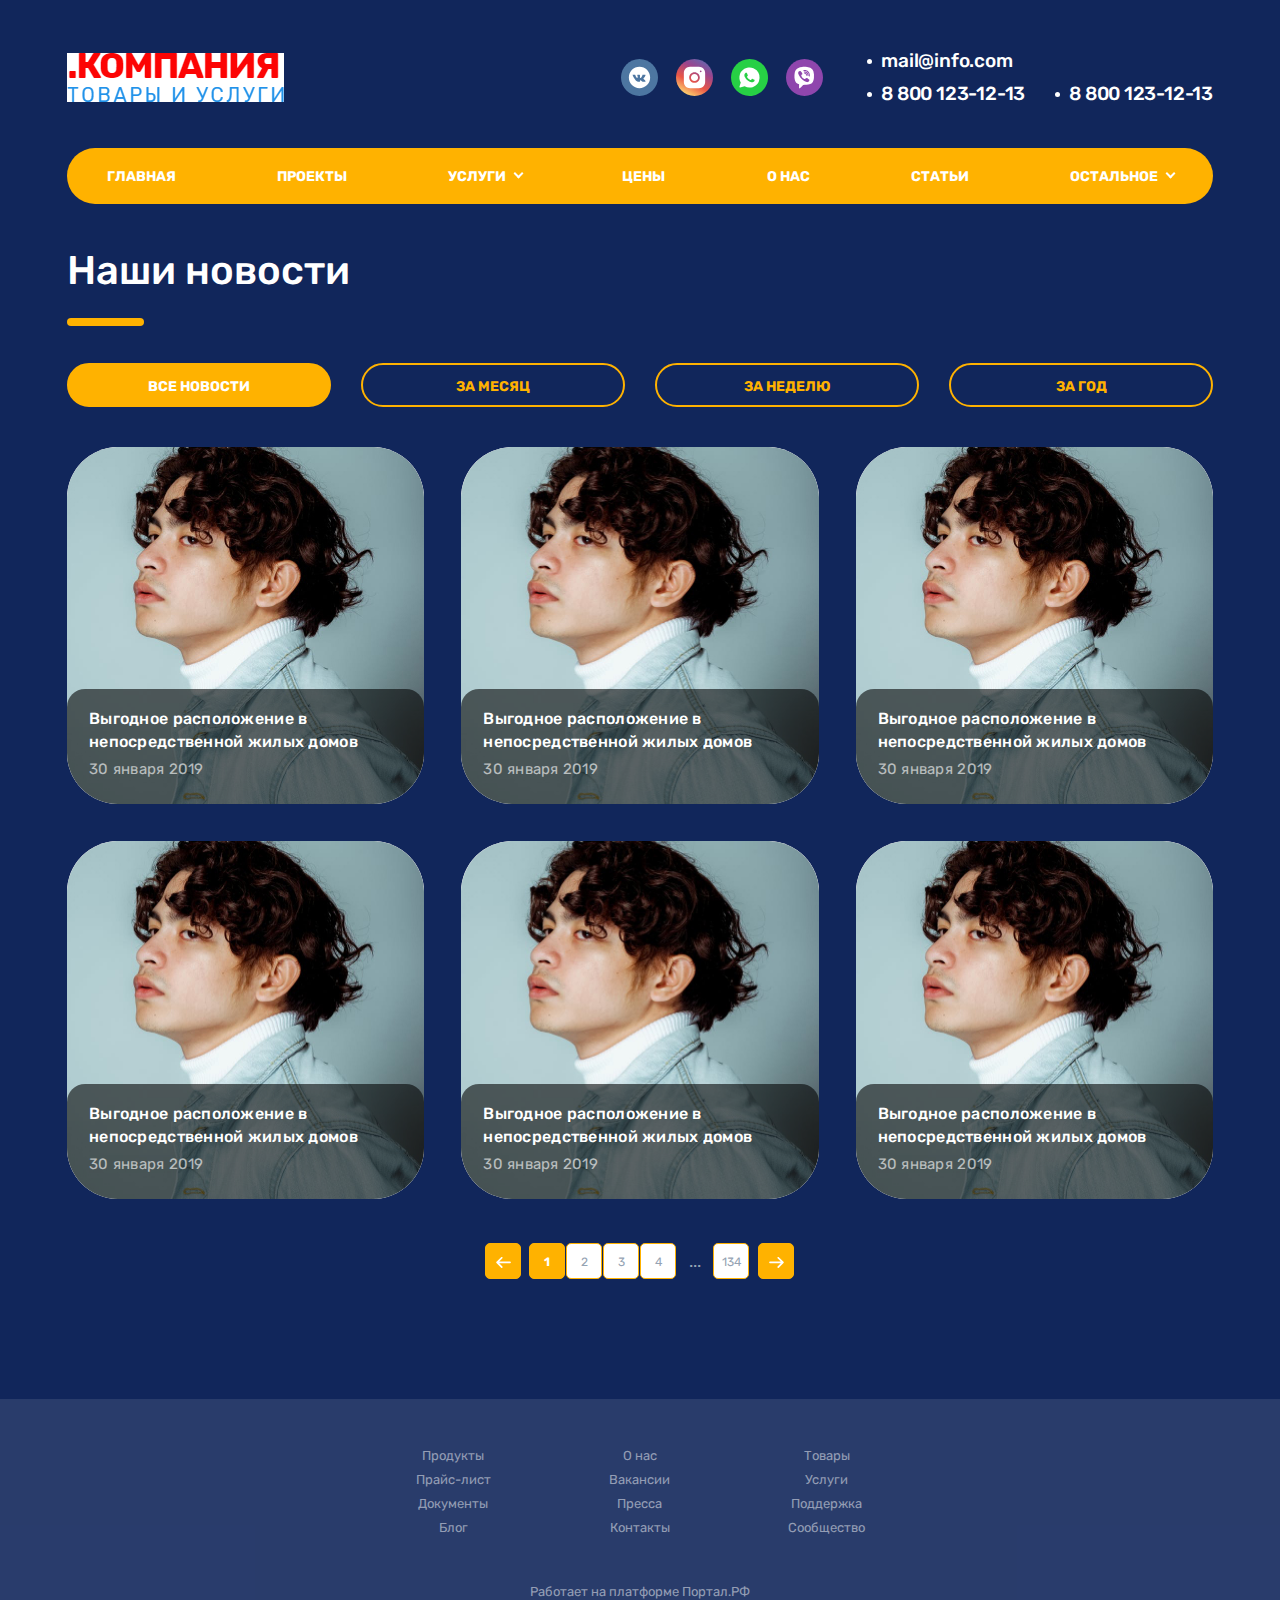
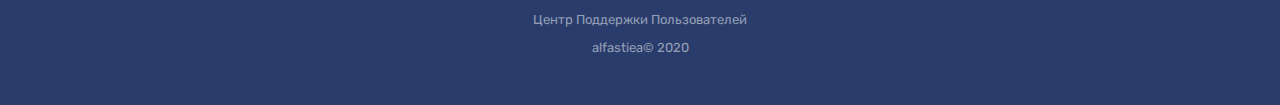
<file: news.html>
<!DOCTYPE html>
<html lang="ru">
	<head>
		<meta http-equiv="Content-Type" content="text/html; charset=utf-8">
		<!-- Переключение IE в последнию версию, на случай если в настройках пользователя стоит меньшая -->
		<meta http-equiv="X-UA-Compatible" content="IE=edge">

		<!-- Адаптирование страницы для мобильных устройств -->
		<meta name="viewport" content="width=device-width, initial-scale=1, maximum-scale=1">

		<!-- Запрет распознования номера телефона -->
		<meta name="format-detection" content="telephone=no">
		<meta name="SKYPE_TOOLBAR" content ="SKYPE_TOOLBAR_PARSER_COMPATIBLE">

		<!-- Заголовок страницы -->
		<title>Заголовок страницы</title>

		<!-- Данное значение часто используют(использовали) поисковые системы -->
		<meta name="description" content="">
		<meta name="keywords" content="">

		<!-- Традиционная иконка сайта, размер 16x16, прозрачность поддерживается. Рекомендуемый формат: .ico или .png -->
		<link rel="shortcut icon" href="images/favicon.ico">

		<!-- Подключение шрифтов с гугла -->
		<link href="https://fonts.googleapis.com/css2?family=Rubik:ital,wght@0,300;0,400;0,500;0,700;0,900;1,300;1,400;1,500;1,700;1,900&display=swap" rel="stylesheet">

		<!-- Подключение файлов стилей -->
		<link rel="stylesheet" href="css/fancybox.css">
		<link rel="stylesheet" href="css/owl.carousel.css">
		<link rel="stylesheet" href="css/ion.rangeSlider.css">
		<link rel="stylesheet" href="css/styles.css">

		<link rel="stylesheet" href="css/response_1185.css" media="(max-width: 1185px)">
		<link rel="stylesheet" href="css/response_1023.css" media="(max-width: 1023px)">
		<link rel="stylesheet" href="css/response_767.css" media="(max-width: 767px)">
		<link rel="stylesheet" href="css/response_479.css" media="(max-width: 479px)">
	</head>

	<body>
		<div class="wrap">
			<div class="main">
				<!-- Шапка -->
				<header>
					<button type="button" class="close">
						<span></span>
						<span></span>
					</button>


					<div class="mob_scroll">
						<div class="info">
							<div class="cont flex">

								<div class="logo">
									<a href="/">
										<img src="images/logo.png" alt="">
									</a>
								</div>


								<div class="socials">
									<a href="/" target="_blank" rel="noopener nofollow">
										<img src="images/ic_soc1.svg" alt="">
									</a>

									<a href="/" target="_blank" rel="noopener nofollow">
										<img src="images/ic_soc2.svg" alt="">
									</a>

									<a href="/" target="_blank" rel="noopener nofollow">
										<img src="images/ic_soc3.svg" alt="">
									</a>

									<a href="/" target="_blank" rel="noopener nofollow">
										<img src="images/ic_soc4.svg" alt="">
									</a>
								</div>


								<div class="contacts">
									<div class="email">
										<a href="mailto:mail@info.com">mail@info.com</a>
									</div>

									<div class="phones">
										<div><a href="tel:88001231213">8 800 123-12-13</a></div>

										<div><a href="tel:88001231213">8 800 123-12-13</a></div>
									</div>
								</div>

							</div>
						</div>


						<div class="bottom">
							<div class="cont">

								<ul class="menu flex">
									<li class="item">
										<a href="/">ГЛАВНАЯ</a>
									</li>

									<li class="item">
										<a href="/">ПРОЕКТЫ</a>
									</li>

									<li class="item">
										<a href="#" class="sub_link">
											<span>УСЛУГИ</span>
										</a>

										<div class="sub_menu">
											<div><a href="/">Пункт меню</a></div>
											<div><a href="/">Пункт меню</a></div>
											<div><a href="/">Пункт меню</a></div>
										</div>
									</li>

									<li class="item">
										<a href="/">ЦЕНЫ</a>
									</li>

									<li class="item">
										<a href="/">О НАС</a>
									</li>

									<li class="item">
										<a href="/">СТАТЬИ</a>
									</li>

									<li class="item">
										<a href="/">Пункт меню</a>
									</li>

									<li class="item">
										<a href="/" class="sub_link">
											<span>Пункт меню</span>
										</a>

										<div class="sub_menu">
											<div><a href="/">Пункт меню</a></div>
											<div><a href="/">Пункт меню</a></div>
											<div><a href="/">Пункт меню</a></div>
										</div>
									</li>

									<li class="item">
										<a href="/">Пункт меню</a>
									</li>
								</ul>

							</div>
						</div>
					</div>
				</header>


				<div class="mob_header">
					<div class="cont">

						<div class="logo">
							<a href="/">
								<img src="images/logo.png" alt="">
							</a>
						</div>


						<div class="bg">
							<div class="contacts">
								<a href="/">
									<img data-src="images/ic_phone.svg" alt="" class="lozad">
								</a>

								<a href="/">
									<img data-src="images/ic_phone2.svg" alt="" class="lozad">
								</a>

								<a href="/">
									<img data-src="images/ic_email.svg" alt="" class="lozad">
								</a>
							</div>

							<div class="socials">
								<a href="/" target="_blank" rel="noopener nofollow">
									<img src="images/ic_soc1.svg" alt="">
								</a>

								<a href="/" target="_blank" rel="noopener nofollow">
									<img src="images/ic_soc2.svg" alt="">
								</a>

								<a href="/" target="_blank" rel="noopener nofollow">
									<img src="images/ic_soc3.svg" alt="">
								</a>

								<a href="/" target="_blank" rel="noopener nofollow">
									<img src="images/ic_soc4.svg" alt="">
								</a>
							</div>
						</div>


						<button type="button" class="mob_menu_link">
							<span></span>
							<span></span>
							<span></span>
						</button>

					</div>
				</div>
				<!-- End Шапка -->


				<!-- Основная часть -->
				<section class="news block">
					<div class="cont">

						<div class="block_head">
							<div class="title">Наши <span>новости</span></div>							
						</div>

						<div class="news_category">
							<div><a href="" class="active">Все новости</a></div>
							<div><a href="">За месяц</a></div>
							<div><a href="">За неделю</a></div>
							<div><a href="">За год</a></div>
						</div>


						<div class="flex">
							<a href="/" class="article">
								<img data-src="images/tmp/article_thumb.jpg" alt="" class="lozad loaded" src="images/tmp/article_thumb.jpg" data-loaded="true">

								<div class="info">
									<div class="name">Выгодное расположение в непосредственной жилых домов</div>

									<div class="date">30 января 2019</div>
								</div>
							</a>
							<a href="/" class="article">
								<img data-src="images/tmp/article_thumb.jpg" alt="" class="lozad loaded" src="images/tmp/article_thumb.jpg" data-loaded="true">

								<div class="info">
									<div class="name">Выгодное расположение в непосредственной жилых домов</div>

									<div class="date">30 января 2019</div>
								</div>
							</a>
							<a href="/" class="article">
								<img data-src="images/tmp/article_thumb.jpg" alt="" class="lozad loaded" src="images/tmp/article_thumb.jpg" data-loaded="true">

								<div class="info">
									<div class="name">Выгодное расположение в непосредственной жилых домов</div>

									<div class="date">30 января 2019</div>
								</div>
							</a>
							<a href="/" class="article">
								<img data-src="images/tmp/article_thumb.jpg" alt="" class="lozad loaded" src="images/tmp/article_thumb.jpg" data-loaded="true">

								<div class="info">
									<div class="name">Выгодное расположение в непосредственной жилых домов</div>

									<div class="date">30 января 2019</div>
								</div>
							</a>
							<a href="/" class="article">
								<img data-src="images/tmp/article_thumb.jpg" alt="" class="lozad loaded" src="images/tmp/article_thumb.jpg" data-loaded="true">

								<div class="info">
									<div class="name">Выгодное расположение в непосредственной жилых домов</div>

									<div class="date">30 января 2019</div>
								</div>
							</a>
							<a href="/" class="article">
								<img data-src="images/tmp/article_thumb.jpg" alt="" class="lozad loaded" src="images/tmp/article_thumb.jpg" data-loaded="true">

								<div class="info">
									<div class="name">Выгодное расположение в непосредственной жилых домов</div>

									<div class="date">30 января 2019</div>
								</div>
							</a>

						</div>


						

					</div>
					<div class="pagination center">
						<a href="/" class="prev">
							<svg width="15" height="12" viewBox="0 0 15 12" fill="none" xmlns="http://www.w3.org/2000/svg">
								<path d="M5.74586 0.885468C5.95791 0.885468 6.17019 0.967861 6.33179 1.12988L6.40301 1.2011C6.72705 1.52513 6.72705 2.04977 6.40301 2.37297L3.2014 5.57459H14.0331C14.4906 5.57459 14.8619 5.94586 14.8619 6.40332C14.8619 6.86077 14.4906 7.23204 14.0331 7.23204H3.2014L6.40301 10.4337C6.72705 10.7577 6.72705 11.2823 6.40301 11.6055L6.33179 11.6768C6.00776 12.0008 5.48312 12.0008 5.15992 11.6768L0.472418 6.98925C0.148385 6.66522 0.148385 6.14058 0.472418 5.81738L5.15992 1.12988C5.32193 0.967861 5.5338 0.885468 5.74586 0.885468Z" fill="white"/>
							</svg>
						</a>

						<a class="active">1</a>
						<a href="/">2</a>
						<a href="">3</a>
						<a href="">4</a>
						<span>...</span>
						<a href="">134</a>
						<a href="/" class="next">
							<svg width="15" height="12" viewBox="0 0 15 12" fill="none" xmlns="http://www.w3.org/2000/svg">
								<path d="M9.25414 0.885468C9.04209 0.885468 8.82981 0.967861 8.66821 1.12988L8.59699 1.2011C8.27295 1.52513 8.27295 2.04977 8.59699 2.37297L11.7986 5.57459H0.966852C0.509393 5.57459 0.138123 5.94586 0.138123 6.40332C0.138123 6.86077 0.509393 7.23204 0.966852 7.23204H11.7986L8.59699 10.4337C8.27295 10.7577 8.27295 11.2823 8.59699 11.6055L8.66821 11.6768C8.99224 12.0008 9.51688 12.0008 9.84008 11.6768L14.5276 6.98925C14.8516 6.66522 14.8516 6.14058 14.5276 5.81738L9.84008 1.12988C9.67807 0.967861 9.4662 0.885468 9.25414 0.885468Z" fill="white"/>
							</svg>
						</a>
					</div>

				</section>
				<!-- End Основная часть -->
			</div>


			<!-- Подвал -->
			<footer>
				<div class="cont">

					<div class="links">
						<div><a href="/">Продукты</a></div>
						<div><a href="/">Прайс-лист</a></div>
						<div><a href="/">Документы</a></div>
						<div><a href="/">Блог</a></div>
						<div><a href="/">О нас</a></div>
						<div><a href="/">Вакансии</a></div>
						<div><a href="/">Пресса</a></div>
						<div><a href="/">Контакты</a></div>
						<div><a href="/">Товары</a></div>
						<div><a href="/">Услуги</a></div>
						<div><a href="/">Поддержка</a></div>
						<div><a href="/">Сообщество</a></div>
					</div>


					<div class="creator">
						Работает на платформе
						<a href="/" target="_blank" rel="noopener">Портал.РФ</a>
					</div>

					<div class="support">
						<a href="/">Центр Поддержки Пользователей</a>
					</div>


					<div class="copyright">
						alfastiea&copy; 2020
					</div>

				</div>
			</footer>
			<!-- End Подвал -->
		</div>


		<div class="buttonUp">
			<button type="button"></button>
		</div>


		<div class="overlay"></div>

		<div class="supports_error">
			Ваш браузер устарел рекомендуем обновить его до последней версии<br> или использовать другой более современный.
		</div>


		<!-- Подключение javascript файлов -->
		<script src="js/jquery-3.4.1.min.js"></script>
		<script src="js/jquery-migrate-1.4.1.min.js"></script>
		<script src="js/lozad.min.js"></script>
		<script src="js/owl.carousel.min.js"></script>
		<script src="js/inputmask.min.js"></script>
		<script src="js/nice-select.js"></script>
		<script src="js/flexmenu.min.js"></script>
		<script src="js/fancybox.min.js"></script>
		<script src="js/ion.rangeSlider.min.js"></script>
		<script src="js/countdown.js"></script>
		<script src="js/before-after.min.js"></script>
		<script src="js/functions.js"></script>
		<script src="js/scripts.js"></script>
	</body>
</html>
</file>
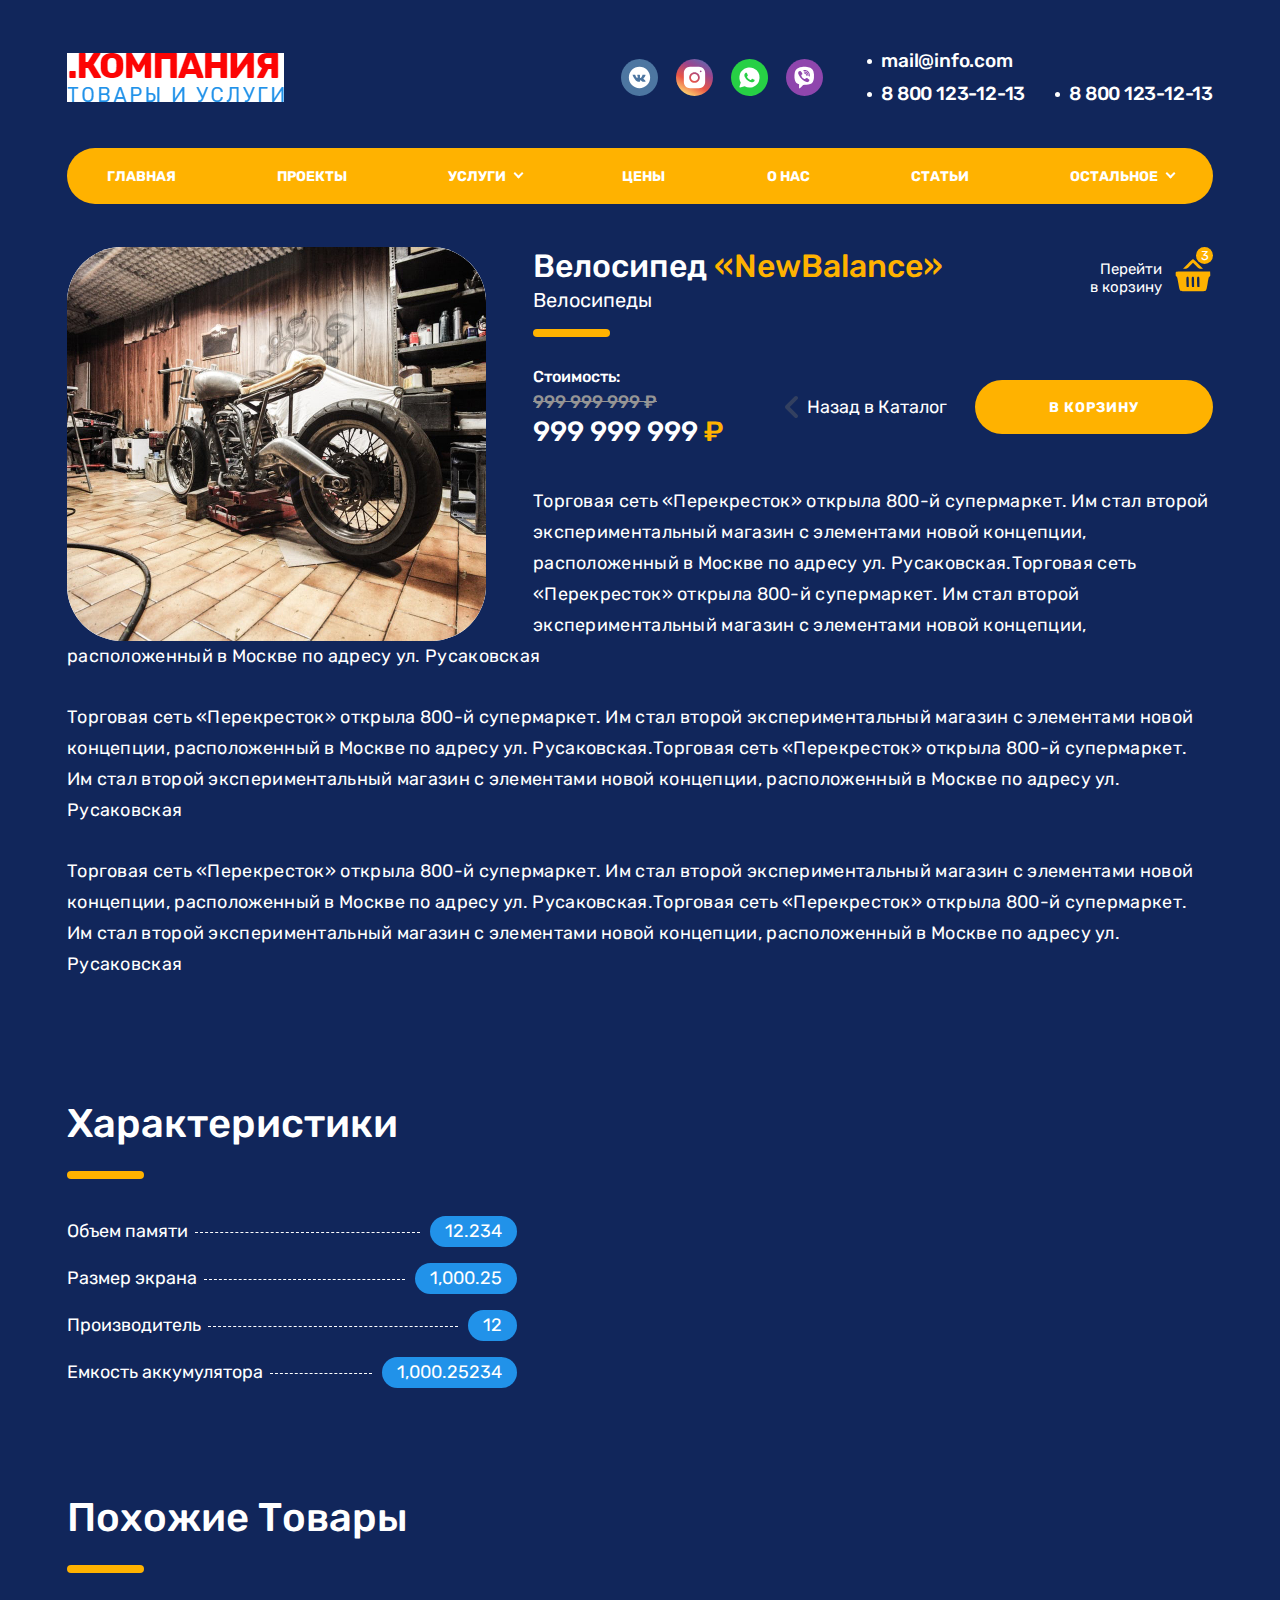
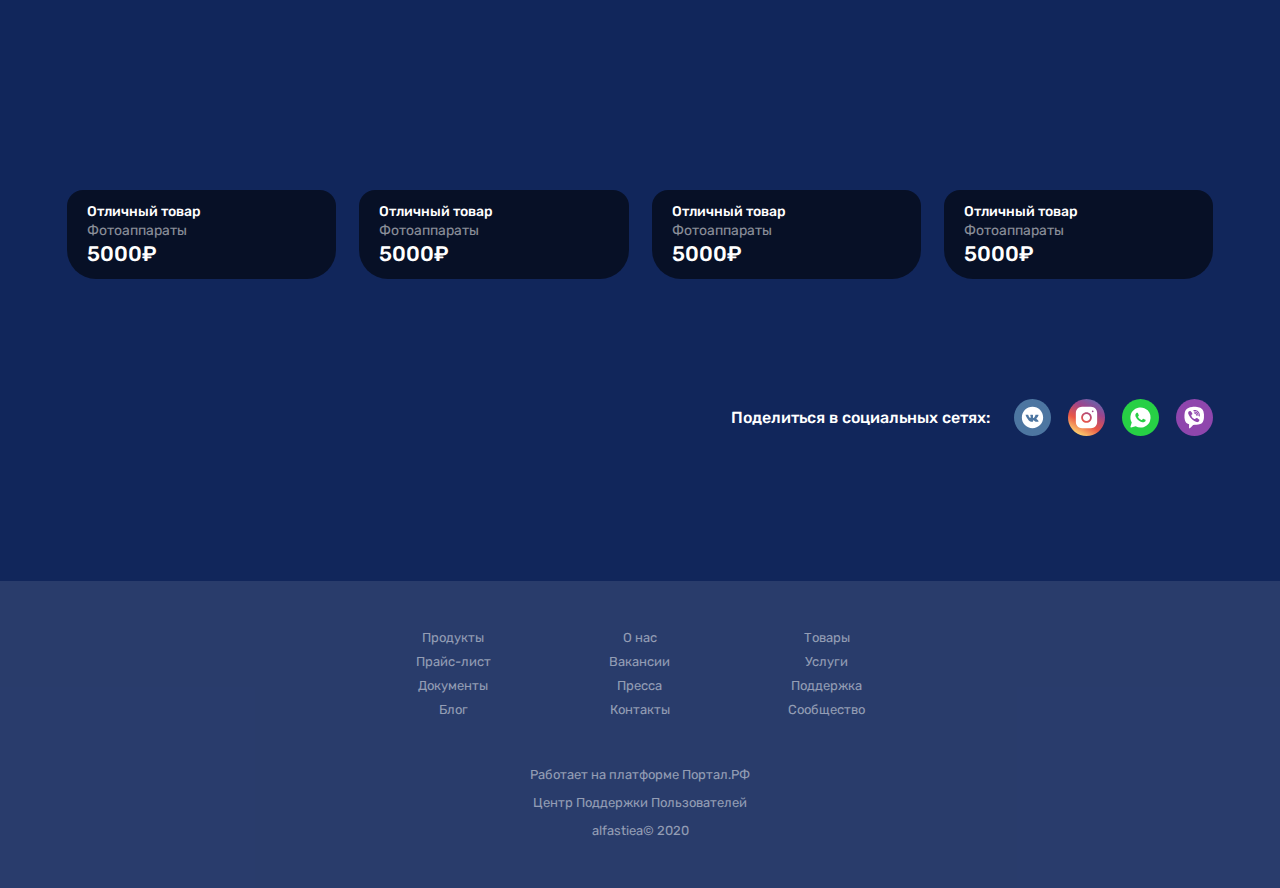
<file: product.html>
<!DOCTYPE html>
<html lang="ru">
	<head>
		<meta http-equiv="Content-Type" content="text/html; charset=utf-8">
		<!-- Переключение IE в последнию версию, на случай если в настройках пользователя стоит меньшая -->
		<meta http-equiv="X-UA-Compatible" content="IE=edge">

		<!-- Адаптирование страницы для мобильных устройств -->
		<meta name="viewport" content="width=device-width, initial-scale=1, maximum-scale=1">

		<!-- Запрет распознования номера телефона -->
		<meta name="format-detection" content="telephone=no">
		<meta name="SKYPE_TOOLBAR" content ="SKYPE_TOOLBAR_PARSER_COMPATIBLE">

		<!-- Заголовок страницы -->
		<title>Заголовок страницы</title>

		<!-- Данное значение часто используют(использовали) поисковые системы -->
		<meta name="description" content="">
		<meta name="keywords" content="">

		<!-- Традиционная иконка сайта, размер 16x16, прозрачность поддерживается. Рекомендуемый формат: .ico или .png -->
		<link rel="shortcut icon" href="images/favicon.ico">

		<!-- Подключение шрифтов с гугла -->
		<link href="https://fonts.googleapis.com/css2?family=Rubik:ital,wght@0,300;0,400;0,500;0,700;0,900;1,300;1,400;1,500;1,700;1,900&display=swap" rel="stylesheet">

		<!-- Подключение файлов стилей -->
		<link rel="stylesheet" href="css/fancybox.css">
		<link rel="stylesheet" href="css/owl.carousel.css">
		<link rel="stylesheet" href="css/ion.rangeSlider.css">
		<link rel="stylesheet" href="css/styles.css">

		<link rel="stylesheet" href="css/response_1185.css" media="(max-width: 1185px)">
		<link rel="stylesheet" href="css/response_1023.css" media="(max-width: 1023px)">
		<link rel="stylesheet" href="css/response_767.css" media="(max-width: 767px)">
		<link rel="stylesheet" href="css/response_479.css" media="(max-width: 479px)">
	</head>

	<body>
		<div class="wrap">
			<div class="main">
				<!-- Шапка -->
				<header>
					<button type="button" class="close">
						<span></span>
						<span></span>
					</button>


					<div class="mob_scroll">
						<div class="info">
							<div class="cont flex">

								<div class="logo">
									<a href="/">
										<img src="images/logo.png" alt="">
									</a>
								</div>


								<div class="socials">
									<a href="/" target="_blank" rel="noopener nofollow">
										<img src="images/ic_soc1.svg" alt="">
									</a>

									<a href="/" target="_blank" rel="noopener nofollow">
										<img src="images/ic_soc2.svg" alt="">
									</a>

									<a href="/" target="_blank" rel="noopener nofollow">
										<img src="images/ic_soc3.svg" alt="">
									</a>

									<a href="/" target="_blank" rel="noopener nofollow">
										<img src="images/ic_soc4.svg" alt="">
									</a>
								</div>


								<div class="contacts">
									<div class="email">
										<a href="mailto:mail@info.com">mail@info.com</a>
									</div>

									<div class="phones">
										<div><a href="tel:88001231213">8 800 123-12-13</a></div>

										<div><a href="tel:88001231213">8 800 123-12-13</a></div>
									</div>
								</div>

							</div>
						</div>


						<div class="bottom">
							<div class="cont">

								<ul class="menu flex">
									<li class="item">
										<a href="/">ГЛАВНАЯ</a>
									</li>

									<li class="item">
										<a href="/">ПРОЕКТЫ</a>
									</li>

									<li class="item">
										<a href="#" class="sub_link">
											<span>УСЛУГИ</span>
										</a>

										<div class="sub_menu">
											<div><a href="/">Пункт меню</a></div>
											<div><a href="/">Пункт меню</a></div>
											<div><a href="/">Пункт меню</a></div>
										</div>
									</li>

									<li class="item">
										<a href="/">ЦЕНЫ</a>
									</li>

									<li class="item">
										<a href="/">О НАС</a>
									</li>

									<li class="item">
										<a href="/">СТАТЬИ</a>
									</li>

									<li class="item">
										<a href="/">Пункт меню</a>
									</li>

									<li class="item">
										<a href="/" class="sub_link">
											<span>Пункт меню</span>
										</a>

										<div class="sub_menu">
											<div><a href="/">Пункт меню</a></div>
											<div><a href="/">Пункт меню</a></div>
											<div><a href="/">Пункт меню</a></div>
										</div>
									</li>

									<li class="item">
										<a href="/">Пункт меню</a>
									</li>
								</ul>

							</div>
						</div>
					</div>
				</header>


				<div class="mob_header">
					<div class="cont">

						<div class="logo">
							<a href="/">
								<img src="images/logo.png" alt="">
							</a>
						</div>


						<div class="bg">
							<div class="contacts">
								<a href="/">
									<img data-src="images/ic_phone.svg" alt="" class="lozad">
								</a>

								<a href="/">
									<img data-src="images/ic_phone2.svg" alt="" class="lozad">
								</a>

								<a href="/">
									<img data-src="images/ic_email.svg" alt="" class="lozad">
								</a>
							</div>

							<div class="socials">
								<a href="/" target="_blank" rel="noopener nofollow">
									<img src="images/ic_soc1.svg" alt="">
								</a>

								<a href="/" target="_blank" rel="noopener nofollow">
									<img src="images/ic_soc2.svg" alt="">
								</a>

								<a href="/" target="_blank" rel="noopener nofollow">
									<img src="images/ic_soc3.svg" alt="">
								</a>

								<a href="/" target="_blank" rel="noopener nofollow">
									<img src="images/ic_soc4.svg" alt="">
								</a>
							</div>
						</div>


						<button type="button" class="mob_menu_link">
							<span></span>
							<span></span>
							<span></span>
						</button>

					</div>
				</div>
				<!-- End Шапка -->


				<!-- Основная часть -->
				<section class="product_info block">
					<div class="cont">

					


						<a href="images/tmp/product_img.jpg" class="image fancy_img">
							<img data-src="images/tmp/product_img.jpg" alt="" class="lozad">
						</a>


						<div class="data">
							<div class="head">
								<h1 class="product_name">
									Велосипед <span>«NewBalance»</span>
								</h1>

								<div class="cat">
									<a href="/">Велосипеды</a>
								</div>
							</div>

							<a href="/" class="cart_link">
								<div class="title">Перейти<br> в корзину</div>

								<div class="icon">
									<svg height="90pt" preserveAspectRatio="xMidYMid meet" viewBox="0 0 90 90" width="90pt" xmlns="http://www.w3.org/2000/svg"><g transform="matrix(.1 0 0 -.1 0 90)"><path d="m330 765-105-105h45c42 0 49 4 112 67l68 67 68-67c63-63 70-67 112-67h45l-105 105c-58 58-112 105-120 105s-62-47-120-105z" fill="#2192E9"></path><path d="m67 593c-4-3-7-29-7-56 0-39 4-50 18-54 15-4 22-29 42-150 17-106 28-151 42-165 17-17 39-18 288-18s271 1 288 18c14 14 25 59 42 165 20 122 27 146 42 151 16 4 19 13 16 58l-3 53-381 3c-209 1-383-1-387-5zm288-233v-115h-25c-25 0-25 0-28 104-3 121 0 134 30 129 22-3 23-6 23-118zm120 0v-115h-25c-25 0-25 0-28 104-3 121 0 134 30 129 22-3 23-6 23-118zm120 0v-115h-25c-25 0-25 0-28 104-3 121 0 134 30 129 22-3 23-6 23-118z" fill="#2192E9"></path></g></svg>
								</div>

								<div class="count">3</div>
							</a>

							<div class="buy">
								<div class="price">
									<div>Стоимость:</div>
									<div class="val old">999 999 999 <span>₽</span></div>
									<div class="val">999 999 999 <span>₽</span></div>
								</div>

								<a href="/" class="back_link">Назад в Каталог</a>

								<div class="btn">
									<button class="buy_link">В КОРЗИНУ</button>

									<button class="order_link">Оформить</button>
								</div>
							</div>

						</div>


						<div class="description text_block">
							<p>
								Торговая сеть «Перекресток» открыла 800-й супермаркет. Им стал второй экспериментальный магазин с элементами новой концепции, расположенный в Москве по адресу ул. Русаковская.Торговая сеть «Перекресток» открыла 800-й супермаркет. Им стал второй экспериментальный магазин с элементами новой концепции, расположенный в Москве по адресу ул. Русаковская
							</p>
							<p>
								Торговая сеть «Перекресток» открыла 800-й супермаркет. Им стал второй экспериментальный магазин с элементами новой концепции, расположенный в Москве по адресу ул. Русаковская.Торговая сеть «Перекресток» открыла 800-й супермаркет. Им стал второй экспериментальный магазин с элементами новой концепции, расположенный в Москве по адресу ул. Русаковская
							</p>
							<p>
								Торговая сеть «Перекресток» открыла 800-й супермаркет. Им стал второй экспериментальный магазин с элементами новой концепции, расположенный в Москве по адресу ул. Русаковская.Торговая сеть «Перекресток» открыла 800-й супермаркет. Им стал второй экспериментальный магазин с элементами новой концепции, расположенный в Москве по адресу ул. Русаковская
							</p>
						</div>
						<div class="clear"></div>
					</div>
				</section>


				<section class="specifications block">
					<div class="cont">

						<div class="block_head">
							<div class="title">Характеристики</div>
						</div>

						<div class="char">
							<div><span>Объем памяти</span><span>12.234</span></div>
							<div><span>Размер экрана</span><span>1,000.25</span></div>
							<div><span>Производитель</span><span>12</span></div>
							<div><span>Емкость аккумулятора</span><span>1,000.25234</span></div>
						</div>

					</div>
				</section>


				<section class="products related block">
					<div class="cont">

						<div class="block_head">
							<div class="title">Похожие Товары</div>
						</div>


						<div class="flex mob_slider">
							<a href="/" class="product">
								<img data-src="images/tmp/product_thumb10.jpg" alt="" class="lozad">

								<div class="info">
									<div class="name">Отличный товар</div>

									<div class="cat">Фотоаппараты</div>

									<div class="price">5000₽</div>
								</div>
							</a>


							<a href="/" class="product">
								<img data-src="images/tmp/product_thumb11.jpg" alt="" class="lozad">

								<div class="info">
									<div class="name">Отличный товар</div>

									<div class="cat">Фотоаппараты</div>

									<div class="price">5000₽</div>
								</div>
							</a>


							<a href="/" class="product">
								<img data-src="images/tmp/product_thumb12.jpg" alt="" class="lozad">

								<div class="info">
									<div class="name">Отличный товар</div>

									<div class="cat">Фотоаппараты</div>

									<div class="price">5000₽</div>
								</div>
							</a>


							<a href="/" class="product">
								<img data-src="images/tmp/product_thumb13.jpg" alt="" class="lozad">

								<div class="info">
									<div class="name">Отличный товар</div>

									<div class="cat">Фотоаппараты</div>

									<div class="price">5000₽</div>
								</div>
							</a>
						</div>

					</div>
				</section>


				<section class="comments block">
					<div class="cont">

						<div class="share">
							<div class="name">Поделиться в социальных сетях:</div>

							<div class="flex">
								<a href="/" target="_blank" rel="noopener nofollow">
									<img src="images/ic_soc1.svg" alt="">
								</a>

								<a href="/" target="_blank" rel="noopener nofollow">
									<img src="images/ic_soc2.svg" alt="">
								</a>

								<a href="/" target="_blank" rel="noopener nofollow">
									<img src="images/ic_soc3.svg" alt="">
								</a>

								<a href="/" target="_blank" rel="noopener nofollow">
									<img src="images/ic_soc4.svg" alt="">
								</a>
							</div>
						</div>


						<div class="vk_comments">
							<img data-src="images/tmp/vk_comments_img.jpg" alt="" class="lozad">
						</div>

					</div>
				</section>
				<!-- End Основная часть -->
			</div>


			<!-- Подвал -->
			<footer>
				<div class="cont">

					<div class="links">
						<div><a href="/">Продукты</a></div>
						<div><a href="/">Прайс-лист</a></div>
						<div><a href="/">Документы</a></div>
						<div><a href="/">Блог</a></div>
						<div><a href="/">О нас</a></div>
						<div><a href="/">Вакансии</a></div>
						<div><a href="/">Пресса</a></div>
						<div><a href="/">Контакты</a></div>
						<div><a href="/">Товары</a></div>
						<div><a href="/">Услуги</a></div>
						<div><a href="/">Поддержка</a></div>
						<div><a href="/">Сообщество</a></div>
					</div>


					<div class="creator">
						Работает на платформе
						<a href="/" target="_blank" rel="noopener">Портал.РФ</a>
					</div>

					<div class="support">
						<a href="/">Центр Поддержки Пользователей</a>
					</div>


					<div class="copyright">
						alfastiea&copy; 2020
					</div>

				</div>
			</footer>
			<!-- End Подвал -->
		</div>


		<div class="buttonUp">
			<button type="button"></button>
		</div>


		<div class="overlay"></div>

		<div class="supports_error">
			Ваш браузер устарел рекомендуем обновить его до последней версии<br> или использовать другой более современный.
		</div>


		<!-- Подключение javascript файлов -->
		<script src="js/jquery-3.4.1.min.js"></script>
		<script src="js/jquery-migrate-1.4.1.min.js"></script>
		<script src="js/lozad.min.js"></script>
		<script src="js/owl.carousel.min.js"></script>
		<script src="js/inputmask.min.js"></script>
		<script src="js/nice-select.js"></script>
		<script src="js/flexmenu.min.js"></script>
		<script src="js/fancybox.min.js"></script>
		<script src="js/ion.rangeSlider.min.js"></script>
		<script src="js/countdown.js"></script>
		<script src="js/before-after.min.js"></script>
		<script src="js/functions.js"></script>
		<script src="js/scripts.js"></script>
	</body>
</html>
</file>
<file: css/ion.rangeSlider.css>
.irs
{
    position: relative;

    display: block;

    margin-top: 23px;
    margin-bottom: 35px;

    -webkit-touch-callout: none;
    -khtml-user-select: none;
}

.irs.active
{
    pointer-events: auto;
}

.irs .irs
{
    margin-right: 0;
}

.irs-line
{
    position: relative;

    display: block;

    height: 6px;

    border-radius: 5px;
    background: #b5d2e3;
}

.irs-bar
{
    top: 0;

    height: 6px;

    border-radius: 5px;
    background: var(--main_color1);
}


.irs-min,
.irs-max
{
    display: none !important;
}


.irs-single,
.irs-from,
.irs-to
{
    color: #fff;
    font-size: 12px;
    font-weight: 500;
    line-height: 19px;

    position: absolute;
    top: 21px;

    text-align: center;
    white-space: nowrap;

    opacity: 1;
}


.irs-slider
{
    z-index: 9;
    top: -10px;

    width: 25px;
    height: 25px;

    cursor: pointer;
    text-indent: -9999px;

    border-radius: 7px;
    background: var(--main_color1);
}


.irs-line
{
    position: relative;

    display: block;

    outline: none !important;
}
.irs-line-left,
.irs-line-mid,
.irs-line-right
{
    position: absolute;
    top: 0;

    display: block;
}
.irs-line-left
{
    left: 0;

    width: 11%;
}
.irs-line-mid
{
    left: 9%;

    width: 82%;
}
.irs-line-right
{
    right: 0;

    width: 11%;
}

.irs-bar
{
    position: absolute;
    left: 0;

    display: block;

    width: 0;
}
.irs-bar-edge
{
    position: absolute;
    top: 0;
    left: 0;

    display: block;
}

.irs-shadow
{
    position: absolute;
    left: 0;

    display: none;

    width: 0;
}

.irs-slider
{
    position: absolute;
    z-index: 1;

    display: block;
}



.irs-slider.type_last
{
    z-index: 2;
}

.irs-min
{
    position: absolute;
    left: 0;

    display: block;

    cursor: default;
}
.irs-max
{
    position: absolute;
    right: 0;

    display: block;

    cursor: default;
}

.irs-grid
{
    color: #333;
    font: 600 11px/15px Century Gothic;

    position: absolute;
    top: -25px;
    left: 0;

    display: none;

    width: 100%;
    height: 15px;

    pointer-events: none;
}

.irs-with-grid .irs-grid
{
    display: block;
}

.irs-grid-pol
{
    position: absolute;
    top: 0;
    left: 0;

    display: none;

    width: 1px;
    height: 8px;

    background: #000;
}

.irs-grid-pol.small
{
    height: 4px;
}

.irs-grid-text
{
    position: absolute;
    bottom: 0;
    left: 0;

    cursor: pointer;
    text-align: center;
    white-space: nowrap;
}

.irs-grid-text:before
{
    position: absolute;
    bottom: -7px;
    left: 50%;

    width: 1px;
    height: 6px;

    content: '';
    cursor: pointer;
    text-indent: -9999px;

    background: #1b364e;
}

.irs-disable-mask
{
    position: absolute;
    z-index: 2;
    top: 0;
    left: -1%;

    display: block;

    width: 102%;
    height: 100%;

    cursor: default;

    background: rgba(0,0,0,.0);
}
.lt-ie9 .irs-disable-mask
{
    cursor: not-allowed;

    background: #000;

    filter: alpha(opacity=0);
}

.irs-disabled
{
    opacity: .4;
}


.irs-hidden-input
{
    font-size: 0 !important;
    line-height: 0 !important;

    position: absolute !important;
    z-index: -9999 !important;
    top: 0 !important;
    left: 0 !important;

    display: block !important;
    overflow: hidden;

    width: 0 !important;
    height: 0 !important;
    margin: 0 !important;
    padding: 0 !important;

    border-style: solid !important;
    border-color: transparent !important;
    outline: none !important;
    background: none !important;
}
</file>
<file: css/styles.css>
* {
    box-sizing: border-box;
    margin: 0;
    padding: 0;
}

*:before,
*:after {
    box-sizing: border-box;
}

img {
    border: none;
}

textarea {
    overflow: auto;
}

input,
textarea,
input:active,
textarea:active {
    -webkit-border-radius: 0;
    border-radius: 0;
    outline: none transparent !important;
    box-shadow: none;
    -webkit-appearance: none;
    appearance: none;
    -moz-outline: none !important;
}

input[type=submit],
button[type=submit],
input[type=reset],
button[type=reset] {
    -webkit-border-radius: 0;
    -webkit-appearance: none;
}

:focus {
    outline: none;
}

:hover,
:active {
    -webkit-tap-highlight-color: rgba(0, 0, 0, 0);
    -webkit-touch-callout: none;
}

::-ms-clear {
    display: none;
}

/*---------------    Main styles---------------*/
:root {
    --bg: #11265b;
    --aside_width: 237px;
    --scroll_width: 17px;
    --text_color: #fff;
    --font_size: 17px;
    --font_size_title: 40px;
    --font_family: 'Rubik', 'Arial', sans-serif;
	/*--box-shadow-color: rgba(255, 44, 44, .54);*/
    --main_color1: #FFB200;
    --main_color2: #2192e9;
    --main_color_opacity: rgba(255, 255, 255, 0.1);
    --main_color_opacity2: rgba(255, 255, 255, 0.2);

}

.clear {
    clear: both;
}

.left {
    float: left;
}

.right {
    float: right;
}

html {
    height: 100%;
    background: var(--bg);
    -webkit-font-smoothing: antialiased;
    -moz-osx-font-smoothing: grayscale;
    -ms-text-size-adjust: 100%;
    -webkit-text-size-adjust: 100%;
}

body {
    color: var(--text_color);
    font-family: var(--font_family);
    font-size: var(--font_size);
    height: 100%;
    -webkit-tap-highlight-color: transparent;
    -webkit-touch-callout: none;
    -webkit-overflow-scrolling: touch;
    text-rendering: optimizeLegibility;
    text-decoration-skip: objects;
}

body.lock {
    position: fixed;
    overflow: hidden;
    width: 100%;
    height: 100%;
}

.wrap {
    position: relative;
    display: flex;
    overflow: hidden;
    flex-direction: column;
    min-width: 360px;
    min-height: 100%;
}

.main {
    flex: 1 0 auto;
}

.cont {
    width: 100%;
    max-width: 1186px;
    margin: 0 auto;
    padding: 0 20px;
}

.compensate-for-scrollbar {
    margin-right: var(--scroll_width) !important;
}

.lozad {
    transition: .5s linear;
    opacity: 0;
}

.lozad.loaded {
    opacity: 1;
}

.flex {
    display: flex;
    justify-content: flex-start;
    align-items: flex-start;
    align-content: flex-start;
    flex-wrap: wrap;
}

.content_flex.flex,
.content_flex>.cont.flex {
    justify-content: space-between;
    align-items: stretch;
    align-content: stretch;
}

.content_flex .content {
    position: relative;
    width: calc(100% - var(--aside_width) - 42px);
}

.content_flex .content> :first-child {
    margin-top: 0;
}

.content_flex .content> :last-child {
    margin-bottom: 0;
}

.block {
    margin-bottom: 120px;
}

.block.no_margin {
    margin-bottom: 0 !important;
}

.block_head {
    display: flex;
    width: 100%;
    margin-bottom: 37px;
    justify-content: flex-start;
    align-items: center;
    align-content: center;
    flex-wrap: wrap;
}

.block_head.center {
    text-align: center;
    justify-content: center;
}

.block_head.center .title {
    width: 100%;
}

.block_head.center .title:after {
    right: 0;
    margin: auto;
}

.block_head.center .desc {
    width: 660px;
    max-width: 100%;
}

.block_head .title {
    color: #fff;
    font-size: var(--font_size_title);
    font-weight: 500;
    line-height: 47px;
    position: relative;
    padding-bottom: 32px;
}

.block_head .title:after {
    position: absolute;
    bottom: 0;
    left: 0;
    display: block;
    width: 77px;
    height: 8px;
    content: '';
    border-radius: 5px;
    background: var(--main_color1);
}

.block_head .desc {
    color: #fff;
    line-height: 30px;
    margin-top: 35px;
    letter-spacing: .3px;
    width: 100%;
}

.block_head .link {
    color: #fff;
    font-size: 13px;
    font-weight: bold;
    line-height: 49px;
    display: inline-block;
    min-width: 206px;
    height: 49px;
    margin-top: 41px;
    padding: 0 40px;
    text-align: center;
    vertical-align: top;
    text-decoration: none;
    letter-spacing: 2px;
    border-radius: 25px;
    background:var(--main_color1);
}

.block_head .all_link {
    color: #fff;
    font-size: 14px;
    font-weight: bold;
    line-height: 54px;
    display: inline-block;
    margin-left: auto;
    padding: 0 53px;
    text-align: center;
    vertical-align: top;
    text-decoration: none;
    letter-spacing: 2px;
    border-radius: 27px;
    background:var(--main_color1);
    
}

.form {
    --form_border_color: var(--main_color2);
    --form_focus_color: var(--main_color2);
    --form_error_color: red;
    --form_success_color: green;
    --form_border_radius: 25px;
    --form_bg_color: rgba(238, 249, 255, 0.12);
    --form_placeholder_color: #fff;
}

.form ::-webkit-input-placeholder {
    color: var(--form_placeholder_color);
}

.form :-moz-placeholder {
    color: var(--form_placeholder_color);
}

.form :-ms-input-placeholder {
    color: var(--form_placeholder_color);
}

.form .columns {
    display: flex;
    margin-left: calc(var(--form_columns_offset) * -1);
    justify-content: flex-start;
    align-items: flex-start;
    align-content: flex-start;
    flex-wrap: wrap;
    --form_columns_offset: 20px;
}

.form .columns>* {
    width: calc(50% - var(--form_columns_offset));
    margin-left: var(--form_columns_offset);
}

.form .columns>*.width1of3 {
    width: calc(33.333% - var(--form_columns_offset));
}

.form .columns>*.width2of3 {
    width: calc(66.666% - var(--form_columns_offset));
}

.form .columns>*.width3of3 {
    width: calc(100% - var(--form_columns_offset));
}

.form .columns>*.width1of4 {
    width: calc(25% - var(--form_columns_offset));
}

.form .columns>*.width2of4 {
    width: calc(50% - var(--form_columns_offset));
}

.form .columns>*.width3of4 {
    width: calc(75% - var(--form_columns_offset));
}

.form .columns>*.width4of4 {
    width: calc(100% - var(--form_columns_offset));
}

.form .line {
    margin-bottom: 18px;
}

.form .label {
    color: #fff;
    line-height: 21px;
    margin-bottom: 7px;
    letter-spacing: .35px;
}

.form .field {
    position: relative;
}

.form .input {
    color: var(--text_color);
    font: var(--font_size) var(--font_family);
    display: block;
    width: 100%;
    height: 49px;
    padding: 0 20px;
    transition: .2s linear;
    letter-spacing: .3px;
    border: none;
    border-radius: var(--form_border_radius);
    background: var(--form_bg_color);
}

.form textarea {
    color: var(--text_color);
    font: var(--font_size)/30px var(--font_family);
    display: block;
    width: 100%;
    height: 134px;
    padding: 7px 20px;
    resize: none;
    transition: .2s linear;
    border: none;
    border-radius: var(--form_border_radius);
    background: var(--form_bg_color);
}

.form .input:focus,
.form textarea:focus {
    border-color: var(--form_focus_color);
}

.form .success {
    border-color: var(--form_success_color);
}

.form .error {
    border-color: var(--form_error_color);
}

.form input[type=checkbox],
.form input[type=file] {
    display: none;
}

.form input[type=checkbox]+label {
    color: #fff;
    font-size: 15px;
    line-height: 19px;
    position: relative;
    display: flex;
    min-height: 24px;
    padding-left: 36px;
    cursor: pointer;
    justify-content: flex-start;
    align-items: center;
    align-content: center;
    flex-wrap: wrap;
}

.form input[type=checkbox]+label:before {
    position: absolute;
    top: 0;
    left: 0;
    display: block;
    width: 24px;
    height: 24px;
    content: '';
    transition: .2s linear;
    border: 2px solid #ccc;
    border-radius: 7px;
    background: #fff;
}

.form input[type=checkbox]+label i {
    position: absolute;
    top: 4px;
    left: 4px;
    display: block;
    width: 17px;
    height: 17px;
    content: '';
    transition: .2s linear;
    opacity: 0;
}

.form input[type=checkbox]:checked+label i {
    opacity: 1;
}
.form input[type=checkbox]:checked+label i svg *{
    fill: var(--main_color1); 
}
.form input[type=file]+label {
    color: #fff;
    font-size: 10px;
    font-weight: bold;
    line-height: 48px;
    display: inline-block;
    width: 155px;
    height: 48px;
    cursor: pointer;
    text-align: center;
    vertical-align: top;
    letter-spacing: 1.32px;
    border-radius: 18px;
    background:var(--main_color1);
    box-shadow: 0 7px 17px var(--box-shadow-color);
}

.form .file .list {
    display: flex;
    margin-top: 30px;
    margin-bottom: -20px;
    margin-left: -25px;
    justify-content: flex-start;
    align-items: flex-start;
    align-content: flex-start;
    flex-wrap: wrap;
}
.form .file .list .list-item{
    display: flex;
    margin-left: 25px;
}
.form .file .list .list-item svg *{
    fill: var(--main_color1);
}
.form .file .list .item {
    color: #7c7c7c;
    font-size: 12px;
    font-weight: 500;
    line-height: 15px;
    display: flex;
    flex-direction: column;
    min-height: 28px;
    margin-bottom: 20px;
    padding-left: 10px;
    text-align: left;
    justify-content: flex-start;
    align-items: center;
    align-content: center;
    flex-wrap: wrap;
}

.form .file .list .item>* {
    width: 100%;
    text-align: left;
}

.form .file .list .item .del {
    color: #e23f4c;
    font-family: var(--font_family);
    font-size: 9px;
    line-height: 11px;
    display: inline-block;
    margin-top: 3px;
    cursor: pointer;
    vertical-align: top;
    border: none;
    background: none;
}

.form .bottom {
    display: flex;
    justify-content: space-between;
    align-items: center;
    align-content: center;
    flex-wrap: wrap;
}

.form .bottom .agree {
    width: calc(100% - 175px);
}

.form .bottom .submit {
    width: 155px;
}

.form .submit {
    display: flex;
    justify-content: flex-start;
    align-items: center;
    align-content: center;
    flex-wrap: wrap;
}

.form .submit_btn {
    color: #fff;
    font: 700 10px/39px var(--font_family);
    display: inline-block;
    min-width: 155px;
    height: 37px;
    padding: 0 30px;
    cursor: pointer;
    transition: .2s linear;
    vertical-align: top;
    letter-spacing: 1.32px;
    text-transform: uppercase;
    border: none;
    border-radius: 18px;
    background:var(--main_color1);
}

.text_block {
    line-height: 35px;
    letter-spacing: .3px;
}

.text_block> :last-child,
.text_block blockquote> :last-child,
.text_block q> :last-child {
    margin-bottom: 0 !important;
}

.text_block> :first-child,
.text_block blockquote> :first-child,
.text_block q> :first-child {
    /*margin-top: 0 !important;*/
}

.text_block p,
.text_block img,
.text_block blockquote,
.text_block q {
    margin-bottom: 30px;
}

.text_block img {
    display: block;
    max-width: 100%;
    border-radius: 28px;
}

.text_block img.left {
    max-width: calc(50% - 36px);
    margin-top: 4px;
    margin-right: 36px;
}

.text_block img.right {
    max-width: calc(50% - 36px);
    margin-top: 4px;
    margin-left: 36px;
}

.text_block img.loaded {
    height: auto !important;
}

.text_block blockquote,
.text_block q {
    color: #fff;
    font-weight: 500;
    font-style: italic;
    display: block;
}

.text_block b,
.text_block strong {
    font-weight: 500;
}

.text_block a {
    color: #5cabe8;
    transition: .2s linear;
}

.text_block a:hover {
    text-decoration: none;
}

.pagination {
    display: flex;
    margin-top: 44px;
    justify-content: flex-start;
    align-items: center;
    align-content: center;
    flex-wrap: wrap;
}

.pagination.center {
    justify-content: center;
}

.pagination.alignright {
    justify-content: flex-end;
}

.pagination a {
    color: #95A3B3;
    font-size: 12px;
    font-weight: normal;
    line-height: 36px;
    display: inline-block;
    width: 36px;
    height: 36px;
    transition: .2s linear;
    text-align: center;
    vertical-align: top;
    text-decoration: none;
    border-radius: 5px;
    background: #fff;
    border: 1px solid var(--main_color1);
    margin-right: 1px;
}
.pagination span{
    color: #95A3B3;
    width: 36px;
    text-align: center;
}

.pagination a:hover {
    background: var(--main_color1);
    font-weight: bold;
    color:#fff;
}

.pagination a.active {
    background: var(--main_color1);
    font-weight: bold;
    color:#fff;
}

.pagination .prev,
.pagination .next {
    background: var(--main_color1);
    width: 36px;
    height: 36px;
    border-radius: 5px;
    line-height: 40px;
}
.pagination .next{
    margin-left:8px;
}
.pagination .prev {
    margin-right: 8px;
}

.pagination .prev:hover,
.pagination .next:hover {
    opacity: 1;
}


.buttonUp {
    position: fixed;
    z-index: 999;
    right: 20px;
    bottom: 20px;
    display: none;
}

.buttonUp button {
    position: relative;
    display: block;
    width: 50px;
    height: 50px;
    cursor: pointer;
    border: none;
    border-radius: 50%;
    background: var(--main_color1) url(../images/ic_buttonUp.png) 50% calc(50% - 1px)/30px 30px no-repeat;
}

.overlay {
    position: fixed;
    z-index: 100;
    top: 0;
    left: 0;
    display: none;
    width: 100%;
    height: 100vh;
    opacity: .65;
    background: #fff;
}

.supports_error {
    font-family: 'Arial', sans-serif;
    font-size: 20px;
    line-height: 30px;
    position: fixed;
    z-index: 1000;
    top: 0;
    left: 0;
    display: none;
    width: 100%;
    height: 100%;
    padding: 20px;
    text-align: center;
    background: #fff;
    justify-content: center;
    align-items: center;
    align-content: center;
    flex-wrap: wrap;
}

.supports_error.show {
    display: flex;
}

/*---------------   Header---------------*/
header {
    position: relative;
    z-index: 99;
    top: 0;
    left: 0;
    width: 100%;
    margin-bottom: 43px;
}

header>.close {
    position: absolute;
    top: 0;
    left: 100%;
    display: none;
    width: 50px;
    height: 50px;
    padding: 13px;
    cursor: pointer;
    border: none;
    background: none;
    justify-content: center;
    align-items: center;
    align-content: center;
    flex-wrap: wrap;
}

header.show>.close {
    display: flex;
}

header>.close span {
    position: relative;
    display: block;
    width: 100%;
    height: 2px;
    background: var(--bg);
}

header>.close span:nth-child(1) {
    top: 1px;
    transform: rotate(45deg);
}

header>.close span:nth-child(2) {
    top: -1px;
    transform: rotate(-45deg);
}

header .info {
    padding: 49px 0 43px;
}

header .info .cont.flex {
    justify-content: space-between;
    align-items: center;
    align-content: center;
    flex-wrap: nowrap;
}

header .logo {
    width: 100%;
    max-width: 510px;
}

header .logo
 {
    color: #fff;
    font-size: 16px;
    line-height: 21px;
    display: inline-block;
    vertical-align: top;
    text-decoration: none;
    letter-spacing: 2.49px;
    text-transform: uppercase;
}
header .logo a{
    text-decoration: none;
    color: #fff;
}

header .logo .name {
    color: #fff;
    font-size: 16px;
    font-weight: bold;
    line-height: 16px;
    transition: 0.3s;
    letter-spacing: -1.36px;
}

header .logo img {
    display: block;
    max-width: 100%;
    max-height: 120px;
}

header .socials {
    display: flex;
    margin-left: 40px;
    justify-content: flex-start;
    align-items: center;
    align-content: center;
    flex-wrap: wrap;
    flex-shrink: 0;
}

header .socials a {
    display: block;
}

header .socials a.more{
    background-color: var(--main_color1);
    border-radius: 50%;
    position: relative;
}
header .socials a.more .arrow{
    position: absolute;
    padding: 0px 15px 0 150px;
    padding-bottom: 10px;
    top: 32px;
    right: 0;
    display: none;
}

header .socials a.more svg{
    fill:var(--main_color1);
}

header .socials a.more .more_block{
    background: #FFFFFF;
    box-shadow: 0px 12px 23px rgba(0, 0, 0, 0.14);
    border-radius: 15px;
    position: absolute;
    top: 60px;
    padding: 15px;
    right: 0;
    z-index: 100;
    display: none;
}

header .socials a.more.active .more_block{
    display: flex;
}
header .socials a.more.active .arrow{
    display: block;
}

header .socials a+a {
    margin-left: 18px;
}

header .socials img {
    display: block;
    width: 37px;
    height: 37px;
}

header .contacts {
    color: #fff;
    font-size: 19px;
    font-weight: 500;
    line-height: 23px;
    margin-left: 40px;
    letter-spacing: -.21px;
    flex-shrink: 0;
}

header .contacts a {
    color: #fff;
    display: inline-block;
    vertical-align: top;
    white-space: normal;
    text-decoration: none;
}

header .contacts .email {
    position: relative;
    padding-left: 14px;
}

header .contacts .email:before {
    position: absolute;
    top: 10px;
    left: 0;
    display: block;
    width: 5px;
    height: 5px;
    content: '';
    border-radius: 50%;
    background: #fff;
}

header .contacts .email a:hover {
    text-decoration: underline;
}
header .contacts > div:first-child{    
    margin-bottom: 10px;
}
header .contacts .phones {
    display: flex;
    justify-content: flex-start;
    align-items: center;
    align-content: center;
    flex-wrap: wrap;
}

header .contacts .phones>* {
    position: relative;
    padding-left: 14px;
}

header .contacts .phones>*+* {
    margin-left: 30px;
}

header .contacts .phones>*:before {
    position: absolute;
    top: 10px;
    left: 0;
    display: block;
    width: 5px;
    height: 5px;
    content: '';
    border-radius: 50%;
    background: #fff;
}

header .menu {
    border-radius: 28px;
    background:  var(--main_color1);
    justify-content: space-between;
    align-items: stretch;
    align-content: stretch;
}

header .menu .item {
    position: relative;
    display: block;
    list-style-type: none;
}

header .menu .item>a {
    color: #fff;
    font-size: 14px;
    font-weight: bold;
    line-height: 17px;
    display: flex;
    height: 56px;
    padding: 15px 40px;
    transition: background .2s linear;
    text-decoration: none;
    text-transform: uppercase;
    border-radius: 28px;
    justify-content: center;
    align-items: center;
    align-content: center;
    flex-wrap: nowrap;
}

header .menu .item>a span {
    position: relative;
    padding-right: 15px;
}

header .menu .item>a span:after {
    position: absolute;
    top: 50%;
    right: -1px;
    display: block;
    width: 7px;
    height: 7px;
    margin-top: -6px;
    content: '';
    transform: rotate(-45deg);
    border-bottom: 2px solid #fff;
    border-left: 2px solid #fff;
}

header .menu .item:hover>a,
header .menu .item>a.active {
    background:  var(--main_color_opacity2);
}

header .menu .sub_menu,
header .menu .item:hover>a.touch_link+.sub_menu {
    position: absolute;
    z-index: 99;
    top: calc(100% + 30px);
    left: 0;
    visibility: hidden;
    min-width: auto;
    transition: .2s linear;
    opacity: 0;
    border-radius: 28px;
   background:  var(--main_color1);
}

header .menu .item:hover .sub_menu,
header .menu .item>a.touch_link+.sub_menu.show {
    top: 100%;
    visibility: visible;
    opacity: 1;
}

header .menu .sub_menu a {
    color: #fff;
    font-size: 14px;
    font-weight: bold;
    line-height: 17px;
    display: flex;
    height: 56px;
    padding: 15px 40px;
    transition: background .2s linear;
    white-space: nowrap;
    text-decoration: none;
    text-transform: uppercase;
    border-radius: 28px;
    justify-content: center;
    align-items: center;
    align-content: center;
    flex-wrap: nowrap;
}

header .menu .sub_menu a:hover,
header .menu .sub_menu a.active {
   background:  var(--main_color_opacity2);
}

header .menu .flexMenu-viewMore {
    position: relative;
    list-style-type: none;
}

header .menu .flexMenu-viewMore>a {
    color: #fff;
    font-size: 14px;
    font-weight: bold;
    line-height: 17px;
    display: flex;
    height: 56px;
    padding: 15px 40px;
    transition: background .2s linear;
    text-decoration: none;
    text-transform: uppercase;
    border-radius: 28px;
    justify-content: center;
    align-items: center;
    align-content: center;
    flex-wrap: nowrap;
}

header .menu .flexMenu-viewMore>a span {
    position: relative;
    padding-right: 15px;
}

header .menu .flexMenu-viewMore>a span:after {
    position: absolute;
    top: 50%;
    right: -1px;
    display: block;
    width: 7px;
    height: 7px;
    margin-top: -6px;
    content: '';
    transform: rotate(-45deg);
    border-bottom: 2px solid #fff;
    border-left: 2px solid #fff;
}

header .menu .flexMenu-viewMore:hover>a,
header .menu .flexMenu-viewMore.active>a {
   background:  var(--main_color_opacity2);
}

header .menu .flexMenu-popup {
    z-index: 9;
    top: calc(100% + 0px);
    right: 0;
    left: auto;
    min-width: 100%;
    padding: 0;
    border-radius: 28px;
    background:  var(--main_color1);
}

header .menu .flexMenu-popup>* {
    display: block;
    list-style-type: none;
}

header .menu .flexMenu-popup .item {
    width: 100%;
}

header .menu .flexMenu-popup .item a {
    color: #fff;
    font-size: 14px;
    font-weight: bold;
    line-height: 17px;
    display: flex;
    height: 56px;
    padding: 15px 40px;
    transition: background .2s linear;
    white-space: nowrap;
    text-decoration: none;
    text-transform: uppercase;
    justify-content: center;
    align-items: center;
    align-content: center;
    flex-wrap: nowrap;
}

header .menu .flexMenu-popup .item:first-child a {
    border-top-left-radius: 29px;
    border-top-right-radius: 29px;
}

header .menu .flexMenu-popup .item:last-child a {
    border-bottom-right-radius: 29px;
    border-bottom-left-radius: 29px;
}

header .menu .flexMenu-popup .item>a .icon {
    display: none;
}

header .menu .flexMenu-popup .item a:hover,
header .menu .flexMenu-popup .item a.active {
    background:  var(--main_color_opacity2);
}

header .menu .flexMenu-popup .sub_menu,
header .menu .flexMenu-popup .item:hover>a.touch_link+.sub_menu {
    top: 0;
    right: calc(100% + 30px);
    left: auto;
}

header .menu .flexMenu-popup .item:hover .sub_menu,
header .menu .flexMenu-popup .item>a.touch_link+.sub_menu.show {
    top: 0;
    right: 100%;
}

.mob_header {
    display: none;
    margin-bottom: 20px;
    padding: 35px 0;
}

.mob_header .cont {
    display: flex;
    justify-content: space-between;
    align-items: center;
    align-content: center;
    flex-wrap: nowrap;
}

.mob_header .logo {
    max-width: 240px;
    margin-right: auto;
}

.mob_header .logo,
.mob_header .logo a {
    color: var(--main_color1);
    font-size: 2.3vw;
    line-height: 2.3vw;
    display: inline-block;
    vertical-align: top;
    text-decoration: none;
    letter-spacing: 4px;
    text-transform: uppercase;
}

.mob_header .logo .name {
    color: var(--main_color1);
    font-size: 5vw;
    font-weight: bold;
    line-height: 5vw;
    letter-spacing: -2.5px;
}

.mob_header .logo img {
    display: block;
    max-width: 180px;
    max-height: 100px;
}

.mob_header .bg {
    display: flex;
    justify-content: flex-start;
    align-items: center;
    align-content: center;
    flex-wrap: wrap;
}

.mob_header .contacts {
    display: flex;
    justify-content: flex-start;
    align-items: center;
    align-content: center;
    flex-wrap: wrap;
}

.mob_header .contacts a {
    display: flex;
    width: 35px;
    height: 35px;
    padding: 8px;
    border-radius: 50%;
    background:var(--main_color1);
    box-shadow: 0 5px 13px var(--box-shadow-color);
    justify-content: center;
    align-items: center;
    align-content: center;
    flex-wrap: wrap;
}

.mob_header .contacts a+a {
    margin-left: 15px;
}

.mob_header .contacts a img {
    display: block;
    max-width: 100%;
    max-height: 100%;
}

.mob_header .socials {
    display: flex;
    justify-content: flex-start;
    align-items: center;
    align-content: center;
    flex-wrap: wrap;
}

.mob_header .socials a {
    display: block;
}

.mob_header .socials,
.mob_header .socials a+a {
    margin-left: 15px;
}

.mob_header .socials img {
    display: block;
    width: 35px;
    height: 35px;
}


.mob_header .socials a.more{
    background-color: var(--main_color1);
    border-radius: 50%;
    position: relative;
}
.mob_header .socials a.more .arrow{
    position: absolute;
    padding: 0px 12px;
    padding-bottom: 10px;
    top: 32px;
    display: none;
}

.mob_header .socials a.more svg{
    fill:var(--main_color1);
}

.mob_header .socials a.more .more_block{
    background: #FFFFFF;
    box-shadow: 0px 12px 23px rgba(0, 0, 0, 0.14);
    border-radius: 15px;
    position: absolute;
    top: 60px;
    padding: 15px;
    right: 0;
    z-index: 100;
    display: none;
}

.mob_header .socials a.more.active .more_block{
    display: flex;
}
.mob_header .socials a.more.active .arrow{
    display: block;
}

.mob_header .mob_menu_link {
    display: flex;
    width: 64px;
    height: 64px;
    margin-left: 40px;
    padding: 15px;
    cursor: pointer;
    border: none;
    border-radius: 22px;
    background: var(--main_color1);
    justify-content: center;
    align-items: center;
    align-content: center;
    flex-wrap: wrap;
}

.mob_header .mob_menu_link span {
    position: relative;
    display: block;
    width: 100%;
    height: 3px;
    transition: .2s linear;
    border-radius: 2px;
    background: #fff;
}

.mob_header .mob_menu_link span:nth-child(2) {
    width: calc(100% - 10px);
    margin-right: 10px;
}

.mob_header .mob_menu_link span+span {
    margin-top: 6px;
}

/*---------------   Sidebar---------------*/
aside {
    position: relative;
    width: var(--aside_width);
    max-width: 100%;
}

aside .block {
    margin-bottom: 32px !important;
    border-radius: 30px;
    background: var(--main_color_opacity);
}

aside .block .title {
    color: #fff;
    font-size: 14px;
    font-weight: 500;
    line-height: 17px;
    position: relative;
    display: flex;
    padding: 22px 20px 20px;
    border-bottom: 1px solid rgba(151, 151, 151, .21);
    justify-content: space-between;
    align-items: center;
    align-content: center;
    flex-wrap: wrap;
}

aside .block .title .close {
    width: 24px;
    height: 24px;
    margin-left: auto;
    cursor: pointer;
    border: none;
    border-radius: 4px;
    background: #c8c8c8 url(../images/ic_close.svg) 50% no-repeat;
    display: none;
}

aside .block .data {
    padding: 20px;
}

aside .mob_filter_link {
    color: #fff;
    font-family: var(--font_family);
    font-size: 13px;
    font-weight: 500;
    line-height: 15px;
    display: none;
    width: 167px;
    height: 41px;
    cursor: pointer;
    border: none;
    border-radius: 21px;
    background: var(--main_color1);
    justify-content: center;
    align-items: center;
    align-content: center;
    flex-wrap: wrap;
}

aside .mob_filter_link img {
    display: block;
    margin-right: 10px;
}

aside .search {
    margin-bottom: 15px;
}

aside .search form {
    display: flex;
    justify-content: space-between;
    align-items: center;
    align-content: center;
    flex-wrap: wrap;
}

aside .search ::-webkit-input-placeholder,
aside .search :-moz-placeholder,
aside .search :-ms-input-placeholder {
    color: #898989;
}

aside .search .input {
    color: #000;
    font-family: var(--font_family);
    font-size: 12px;
    line-height: 14px;
    display: block;
    width: calc(100% - 57px);
    height: 51px;
    padding: 0 20px;
    border: none;
    border-radius: 15px;
    background: #fff;
    box-shadow: 0 13px 19px rgba(0, 0, 0, .14);
}

aside .search .submit_btn {
    display: flex;
    width: 51px;
    height: 51px;
    cursor: pointer;
    border: none;
    border-radius: 13px;
    background:var(--main_color1);
    
    justify-content: center;
    align-items: center;
    align-content: center;
    flex-wrap: wrap;
}

aside .search .submit_btn img {
    display: block;
    max-width: 100%;
    max-height: 100%;
}

aside .cats .data>*+* {
    margin-top: 5px;
}
aside .cats .data .data2{
    max-height: 310px;
    position: relative;
    z-index: 2;
    overflow-y: auto;
}

aside .cats .data .data2::-webkit-scrollbar {
  width: 7px;
}
aside .cats .data .data2::-webkit-scrollbar-track {
  background: #eaeaea;
  -webkit-border-radius: 10px;
  border-radius: 10px;
}
aside .cats .data .data2::-webkit-scrollbar-thumb {
  background: #C8C8C8;
  -webkit-border-radius: 10px;
  border-radius: 10px;
}


aside .cats label {
    color: #fff;
    font-size: 15px;
    line-height: 29px;
    position: relative;
    display: inline-block;
    padding-left: 25px;
    vertical-align: top;
    text-decoration: none;
    cursor: pointer;
}

aside .cats label:before {
    position: absolute;
    top: 7px;
    left: 0;
    display: block;
    width: 14px;
    height: 14px;
    content: '';
    transition: border-color .2s linear;
    border: 1px solid #b3b3b3;
    border-radius: 4px;
}

aside .cats label:after {
    position: absolute;
    top: 9px;
    left: 2px;
    display: block;
    width: 10px;
    height: 10px;
    content: '';
    transition: opacity .2s linear;
    opacity: 0;
    border-radius: 2px;
    background: var(--main_color1);
}

aside .cats input:checked + label:before {
    border-color: var(--main_color1);
}

aside .cats input:checked + label:after {
    opacity: 1;
}

aside .filter .range .name {
    color: #fff;
    font-size: 14px;
    font-weight: 500;
    line-height: 17px;
    opacity: .46;
}

aside .filter .submit_btn {
    color: #fff;
    font: 700 14px/56px var(--font_family);
    display: inline-block;
    width: 100%;
    height: 54px;
    padding: 0 20px;
    cursor: pointer;
    transition: .2s linear;
    vertical-align: top;
    letter-spacing: 2px;
    text-transform: uppercase;
    border: none;
    border-radius: 27px;
    background:var(--main_color1);
}

aside>*:last-child {
    margin-bottom: 0 !important;
}

/*---------------   Main section---------------*/
.owl-carousel,
.owl-carousel .slide:first-child {
    display: block;
}

.owl-carousel .slide {
    display: none;
}

.owl-carousel .owl-stage {
    white-space: nowrap;
}

.owl-carousel .owl-item {
    display: inline-block;
    float: none;
    vertical-align: top;
    white-space: normal;
}

.owl-carousel .slide .lozad {
    transition: .2s linear;
}

.first_section .cont {
    position: relative;
    display: flex;
    justify-content: space-between;
    align-items: center;
    align-content: center;
    flex-wrap: wrap;
}

.first_section .cont:after {
    position: absolute;
    top: 0;
    right: 20px;
    display: block;
    width: 24px;
    height: 24px;
    content: '';
    border-radius: 50%;
    background: var(--main_color1);
    
}

.first_section .info {
    line-height: 30px;
    width: 530px;
    max-width: calc(100% - 615px);
    letter-spacing: .3px;
}

.first_section .info .title {
    color: #fff;
    font-size: 40px;
    font-weight: 500;
    line-height: 43px;
    position: relative;
    padding-bottom: 32px;
}

.first_section .info .title:after {
    position: absolute;
    bottom: 0;
    left: 0;
    display: block;
    width: 77px;
    height: 8px;
    content: '';
    border-radius: 5px;
    background: var(--main_color1);
}

.first_section .info .desc {
    margin-top: 44px;
}

.first_section .info .link {
    color: #fff;
    font-size: 14px;
    font-weight: bold;
    line-height: 24px;
    display: inline-block;
    height: 54px;
    margin-top: 61px;
    padding: 16px 25px 14px;
    text-align: center;
    vertical-align: top;
    text-decoration: none;
    letter-spacing: 2px;
    border-radius: 27px;
    background:var(--main_color1);
}

.first_section .img {
    position: relative;
    display: block;
    width: 502px;
    height: 380px;
}

.first_section .img:after{
    position: absolute;
    top: 0;
    left: 0;
    width: 100%;
    height: 100%;
    background: #FFFFFF;
    box-shadow: 0px 16px 42px rgba(0, 0, 0, 0.123088);
    border-radius: 61px;
    top: 35px;
    left: 35px;
    content:"";
    z-index: -1;
}

.first_section .img:before{
    position: absolute;
    width: 538px;
    height: 538px;
    background: linear-gradient(360deg, var(--main_color1) 0%, rgba(255, 255, 255, 0.0001) 100%);
    border-radius: 50%;
    bottom: -120px;
    right: -130px;
    content:"";
    z-index: -1;
}

.first_section .img>* {
    position: absolute;
    top: 0;
    left: 0;
    width: 100%;
    height: 100%;
    background-repeat: no-repeat;
    background-position: center;
    background-size: cover;
    box-shadow: 0px 16px 42px rgba(0, 0, 0, 0.123088);
    border-radius: 39px;
}

.first_section .img.no_mask {
    width: 100%;
    max-width: 475px;
    height: 603px;
    padding-top: 45px;
    padding-right: 75px;
    filter: none;
}


.first_section .img.no_mask>* {
    position: relative;
    width: auto;
    max-width: 100%;
    height: auto;
    mask: none;
    -webkit-mask-box-image: none;
    box-shadow: none;
    border-radius: 0;
}


.first_section .img.no_mask:after, .first_section .img.no_mask:before{
    display: none;
}

.main_slider {
    background: #ddd;
}

.main_slider .owl-carousel .owl-stage{
    display: flex;
}

.main_slider .slide {
    position: relative;
    overflow: hidden;
    height: 100%;
}

.main_slider .slide:before {
    position: absolute;
    z-index: 3;
    top: 0;
    left: 0;
    width: 100%;
    height: 100%;
    content: '';
    opacity: .62;
    background: #000;
}

.main_slider .slide .bg {
    position: absolute;
    z-index: 1;
    top: 0;
    left: 0;
    width: 100%;
    height: 100%;
    background-repeat: no-repeat;
    background-position: 50%;
    background-size: cover;
    object-fit: cover;
}

.main_slider .slide .cont {
    position: relative;
    z-index: 5;
    display: flex;
    min-height: 582px;
    padding-top: 90px;
    padding-bottom: 150px;
    justify-content: center;
    align-items: center;
    align-content: center;
    flex-wrap: wrap;
}

.main_slider .slide .info {
    color: #fff;
    width: 100%;
    text-align: center;
}

.main_slider .slide .title {
    font-size: var(--font_size_title);
    font-weight: 500;
    line-height: 47px;
    position: relative;
    width: 525px;
    max-width: 100%;
    margin: 0 auto;
    padding-bottom: 32px;
}

.main_slider .slide .title:after {
    position: absolute;
    right: 0;
    bottom: 0;
    left: 0;
    display: block;
    width: 77px;
    height: 8px;
    margin: auto;
    content: '';
    border-radius: 4px;
    background: var(--main_color1);
}

.main_slider .slide .desc {
    line-height: 30px;
    width: 700px;
    max-width: 100%;
    margin: 35px auto 0;
    letter-spacing: .3px;
}

.main_slider .slide .link {
    color: #fff;
    font-size: 14px;
    font-weight: bold;
    line-height: 54px;
    display: inline-block;
    min-width: 227px;
    height: 54px;
    margin-top: 30px;
    padding: 0 40px;
    text-align: center;
    vertical-align: top;
    text-decoration: none;
    letter-spacing: 1.78px;
    border-radius: 27px;
    background:var(--main_color1);
    
}

.main_slider2 .cont {
    position: relative;
    display: flex;
    justify-content: space-between;
    align-items: center;
    align-content: center;
    flex-wrap: wrap;
}

.main_slider2 .cont:after {
    position: absolute;
    top: 0;
    right: 20px;
    display: block;
    width: 24px;
    height: 24px;
    content: '';
    border-radius: 50%;
    background: var(--main_color1);
    
}

.main_slider2 .info {
    line-height: 30px;
    width: 530px;
    max-width: calc(100% - 593px);
    letter-spacing: .3px;
}

.main_slider2 .info .title {
    color: #fff;
    font-size: 40px;
    font-weight: 500;
    line-height: 43px;
    position: relative;
    padding-bottom: 32px;
}

.main_slider2 .info .title:after {
    position: absolute;
    bottom: 0;
    left: 0;
    display: block;
    width: 77px;
    height: 8px;
    content: '';
    border-radius: 4px;
    background: var(--main_color1);
}

.main_slider2 .info .desc {
    margin-top: 44px;
}

.main_slider2 .info .link {
    color: #fff;
    font-size: 14px;
    font-weight: bold;
    line-height: 24px;
    display: inline-block;
    height: 54px;
    margin-top: 61px;
    padding: 16px 25px 14px;
    text-align: center;
    vertical-align: top;
    text-decoration: none;
    letter-spacing: 2px;
    border-radius: 27px;
    background:var(--main_color1);
    
}

.main_slider2 .img {
    position: relative;
    z-index: 9;
    display: block;
    width: 467px;
    height: 524px;
    max-width: 100%;
    margin-right: 86px;
    padding-bottom: 75px;
}

.main_slider2 .img:before {
    position: absolute;
    z-index: -1;
    bottom: 0;
    left: -89px;
    display: block;
    width: 336px;
    height: 299px;
    content: '';
    background: url(../images/bg_dots.svg) 0 0 repeat;
}

.main_slider2 .img img {
    max-width: 100%;
    margin: 0 auto;
    border-radius: 38px;
    position: absolute;
    z-index: 1;
    top: 0;
    left: 0;
    display: block;
    width: 100%;
    height: 100%;
    object-fit: cover;
}

.main_slider3 .owl-stage-outer {
    overflow: visible !important;
}

.main_slider3 .cont {
    position: relative;
    display: flex;
    justify-content: space-between;
    align-items: center;
    align-content: center;
    flex-wrap: wrap;
}

.main_slider3 .cont:after {
    position: absolute;
    top: 0;
    right: 20px;
    display: block;
    width: 24px;
    height: 24px;
    content: '';
    border-radius: 50%;
    background: var(--main_color1);
    
}

.main_slider3 .info {
    line-height: 30px;
    width: 550px;
    max-width: calc(100% - 593px);
    padding-right: 78px;
    text-align: right;
    letter-spacing: .3px;
}

.main_slider3 .info .title {
    color: #fff;
    font-size: 40px;
    font-weight: 500;
    line-height: 43px;
    position: relative;
    padding-bottom: 32px;
}

.main_slider3 .info .title:after {
    position: absolute;
    right: 0;
    bottom: 0;
    display: block;
    width: 77px;
    height: 8px;
    content: '';
    border-radius: 4px;
    background: var(--main_color1);
}

.main_slider3 .info .desc {
    margin-top: 44px;
}

.main_slider3 .info .link {
    color: #fff;
    font-size: 14px;
    font-weight: bold;
    line-height: 24px;
    display: inline-block;
    height: 54px;
    margin-top: 61px;
    padding: 16px 25px 14px;
    text-align: center;
    vertical-align: top;
    text-decoration: none;
    letter-spacing: 2px;
    border-radius: 27px;
    background:var(--main_color1);
    
}

.main_slider3 .img {
    position: relative;
    z-index: 9;
    display: block;
    width: 460px;
    max-width: 100%;
    height: 460px;
    margin-top: 32px;
    margin-left: 87px;
}

.main_slider3 .img:before {
    position: absolute;
    z-index: -1;
    top: -32px;
    left: -87px;
    display: block;
    width: 325px;
    height: 325px;
    content: '';
    border-radius: 50%;
    background: var(--main_color1);
    
}

.main_slider3 .img img {
    display: block;
    width: 100%;
    height: 100%;
    object-fit: cover;
    margin: 0 auto;
    border-radius: 50%;
}

.advantages .cont {
    position: relative;
}

.advantages .cont:after {
    position: absolute;
    top: 11px;
    right: 20px;
    display: block;
    width: 24px;
    height: 24px;
    content: '';
    border-radius: 50%;
    background: var(--main_color1);
    
}

.advantages .flex {
    margin-bottom: -30px;
    margin-left: -30px;
    justify-content: center;
}

.advantages .flex>* {
    width: calc(33.333% - 30px);
    margin-bottom: 30px;
    margin-left: 30px;
}

.advantages .item {
    color: #fff;
    line-height: 22px;
    letter-spacing: .3px;
}

.advantages .item .icon {
    position: relative;
    overflow: hidden;
    width: 73px;
    height: 73px;
    margin-bottom: 14px;
    border-radius: 18px;
    background: #ddd;
}

.advantages .item .icon img {
    display: block;
    width: 100%;
    height: 100%;
    object-fit: cover;
}

.advantages .item .name {
    color: #fff;
    font-size: 23px;
    font-weight: 500;
    line-height: 27px;
}

.advantages .item .desc {
    margin-top: 6px;
}

.about .cont {
    position: relative;
    display: flex;
    justify-content: space-between;
    align-items: flex-start;
    align-content: flex-start;
    flex-wrap: wrap;
}

.about .cont:after {
    position: absolute;
    right: 20px;
    bottom: 0;
    display: block;
    width: 24px;
    height: 24px;
    content: '';
    border-radius: 50%;
    background: var(--main_color1);
    
}

.about .info {
    width: 400px;
    max-width: calc(100% - 646px);
}

.about .link{
	    color: #fff;
    font-size: 14px;
    font-weight: bold;
    line-height: 24px;
    display: inline-block;
    height: 54px;
    margin-top: 20px;
    padding: 16px 25px 14px;
    text-align: center;
    vertical-align: top;
    text-decoration: none;
    letter-spacing: 2px;
    border-radius: 27px;
    background: var(--main_color1);
    
}

.about .info .sub_title {
    color: #fff;
    font-size: 23px;
    font-weight: 500;
    line-height: 27px;
    margin-bottom: 17px;
    padding-top: 10px;
}

.about .img {
    position: relative;
    display: block;
    width: 603px;
    height: 488px;
}

.about .img>* {
    position: absolute;
    top: 0;
    left: 0;
    width: 100%;
    height: 100%;
    background-repeat: no-repeat;
    background-position: center;
    background-size: cover;

}

.how_we_work .cont {
    position: relative;
    display: flex;
    justify-content: space-between;
    align-items: flex-start;
    align-content: flex-start;
    flex-wrap: wrap;
}

.how_we_work .cont:after {
    position: absolute;
    bottom: 20px;
    left: 20px;
    display: block;
    width: 24px;
    height: 24px;
    content: '';
    border-radius: 50%;
    background: var(--main_color1);
    
}

.how_we_work .info {
    width: 566px;
    max-width: calc(100% - 554px);
    order: 3;
}

.how_we_work .info .flex {
    margin-bottom: -43px;
    margin-left: -30px;
    counter-reset: div;
    justify-content: space-between;
}

.how_we_work .info .flex>* {
    width: 250px;
    max-width: calc(50% - 30px);
    margin-bottom: 43px;
    margin-left: 30px;
}

.how_we_work .info .item {
    line-height: 22px;
    position: relative;
    padding-top: 79px;
}

.how_we_work .info .item:before {
    color: var(--main_color1);
    font-size: 55px;
    font-weight: bold;
    line-height: 76px;
    position: absolute;
    z-index: 2;
    top: 0;
    left: 0;
    content: counters(div, '') '';
    counter-increment: div;
}

.how_we_work .info .item:after {
    position: absolute;
    z-index: 1;
    top: 0;
    left: 0;
    display: block;
    width: 44px;
    height: 44px;
    content: '';
    border-radius: 50%;
    background: #E0F4FF;
    opacity: 0.16;
}

.how_we_work .info .item .name {
    color: #fff;
    font-size: 23px;
    font-weight: 500;
    line-height: 27px;
}

.how_we_work .info .item .desc {
    margin-top: 6px;
    letter-spacing: .3px;
}

.how_we_work .img {
    position: relative;
    display: block;
    width: 514px;
    height: 514px;
}

.how_we_work .img>* {
    position: absolute;
    top: 0;
    left: 0;
    width: 100%;
    height: 100%;
    background-repeat: no-repeat;
    background-position: center;
    background-size: cover;

}

.reviews .slider_wrap {
    position: relative;
    padding-bottom: 73px;
}

.reviews .slider_wrap:after {
    position: absolute;
    top: 20px;
    right: 237px;
    display: block;
    width: 24px;
    height: 24px;
    content: '';
    border-radius: 50%;
    background: var(--main_color1);
    
}

.reviews .slider {
    position: static;
    width: 794px;
    max-width: 100%;
}

.reviews .owl-stage-outer {
    overflow: visible !important;
}

.reviews .owl-item {
    visibility: hidden;
    transition: .2s linear;
    pointer-events: none;
    opacity: 0;
}

.reviews .owl-item.active {
    visibility: visible;
    pointer-events: auto;
    opacity: 1;
}

.reviews .owl-item.active+.owl-item {
    visibility: visible;
    pointer-events: auto;
    opacity: .47;
}

.reviews .owl-item.active+.owl-item .review {
    background: none;
}

.reviews .review {
    display: flex;
    padding: 37px 37px 37px 63px;
    border-radius: 51px;
    justify-content: space-between;
    align-items: flex-start;
    align-content: flex-start;
    flex-wrap: wrap;
    z-index: 200;
    position: relative;
}

.reviews .slide:after{
	position: absolute;
    top: 0;
    content: '';
    bottom: 0;
    left: 0;
    right: 0;
    background: #FFFFFF;
    opacity: 0.06;
    border-radius: 51px;
}

.reviews .review .author {
    width: 168px;
    max-width: 100%;
}

.reviews .review .foto {
    overflow: hidden;
    width: 102px;
    height: 102px;
    margin: 0 auto;
    border-radius: 50%;
    background: #ddd;
}

.reviews .review .foto img {
    display: block;
    width: 100%;
    height: 100%;
    object-fit: cover;
}

.reviews .review .name {
    color: #fff;
    font-size: 22px;
    font-weight: 500;
    line-height: 26px;
    margin-top: 20px;
    text-align: center;
}

.reviews .review .post {
    color: #adadad;
    font-size: 12px;
    line-height: 13px;
    margin-top: 4px;
    text-align: center;
    letter-spacing: .21px;
}

.reviews .review .socials {
    display: flex;
    margin-top: 12px;
    justify-content: center;
    align-items: center;
    align-content: center;
    flex-wrap: wrap;
}

.reviews .review .socials a {
    display: block;
}

.reviews .review .socials a+a {
    margin-left: 9px;
}

.reviews .review .socials img {
    display: block;
    width: 21px;
    height: 21px;
    transition: .2s linear;
    opacity: .48;
    -webkit-filter: grayscale(100%);
    -moz-filter: grayscale(100%);
    -ms-filter: grayscale(100%);
    -o-filter: grayscale(100%);
    filter: grayscale(100%);
}

.reviews .review .socials a:hover img {
    opacity: 1;
    -webkit-filter: grayscale(0%);
    -moz-filter: grayscale(0%);
    -ms-filter: grayscale(0%);
    -o-filter: grayscale(0%);
    filter: grayscale(0%);
}

.reviews .review .text {
    color: #fff;
    line-height: 23px;
    width: calc(100% - 207px);
    letter-spacing: .3px;
}

.reviews .review .text>*+* {
    margin-top: 20px;
}

.articles .slider {
    margin-top: 61px;
    padding-bottom: 73px;
}

.articles .article {
    color: #fff;
    position: relative;
    display: block;
    padding-bottom: 100%;
    text-decoration: none;
}

.articles .article img {
    position: absolute;
    z-index: 1;
    top: 0;
    left: 0;
    display: block;
    width: 100%;
    height: 100%;
    object-fit: cover;    
    border-radius: 51px;
}

.articles .article .info {
    position: absolute;
    z-index: 5;
    bottom: 0;
    left: 0;
    width: 100%;
    padding: 18px 22px 23px;
    border-radius: 18px 18px 49px 49px;
    background: rgba(0, 0, 0, .58);
}

.articles .article .name {
    font-size: 16px;
    font-weight: 500;
    line-height: 23px;
    letter-spacing: .28px;
}

.articles .article .date {
    font-size: 15px;
    line-height: 23px;
    margin-top: 5px;
    letter-spacing: .26px;
    opacity: .62;
}

.articles .article:hover .name {
    text-decoration: underline;
}

.big_boss_quote .cont {
    position: relative;
    display: flex;
    justify-content: space-between;
    align-items: flex-start;
    align-content: flex-start;
    flex-wrap: wrap;
}

.big_boss_quote .cont:after {
    position: absolute;
    top: 20px;
    left: 20px;
    display: block;
    width: 24px;
    height: 24px;
    content: '';
    border-radius: 50%;
    background: var(--main_color1);
    
}

.big_boss_quote .info {
    width: 462px;
    max-width: calc(100% - 664px);
    order: 3;
}

.big_boss_quote .info .block_head {
    position: relative;
    margin-bottom: 47px;
}

.big_boss_quote .info .block_head:before {
    position: absolute;
    z-index: -1;
    top: 0;
    right: 0;
    bottom: 0;
    display: block;
    width: 241px;
    height: 171px;
    margin: auto;
    content: '';
    background: url(../images/ic_quote.svg) 0 0/100% 100% no-repeat;
}

.big_boss_quote .info .name {
    color: #fff;
    font-size: 23px;
    font-weight: 500;
    line-height: 27px;
}

.big_boss_quote .info .post {
    color: #fff;
    font-size: 23px;
    font-weight: 500;
    line-height: 27px;
    margin-top: 10px;
}

.big_boss_quote .info .text_block {
    color: #fff;
    font-style: italic;
    line-height: 30px;
    margin-top: 22px;
    letter-spacing: .3px;
}

.big_boss_quote .img {
    position: relative;
    display: block;
    width: 624px;
    height: 505px;
}

.big_boss_quote .img>* {
    position: absolute;
    top: 0;
    left: 0;
    width: 100%;
    height: 100%;
    background-repeat: no-repeat;
    background-position: center;
    background-size: cover;

}

.video_reviews .slider {
    margin-top: 61px;
    padding-bottom: 73px;
}

.video_reviews .review {
    color: #fff;
    position: relative;
    display: block;
    overflow: hidden;
    padding-bottom: 79%;
    text-decoration: none;
    border-radius: 27px;
    background: #ddd;
}

.video_reviews .review:before {
    position: absolute;
    z-index: 2;
    top: 0;
    left: 0;
    display: block;
    width: 100%;
    height: 100%;
    content: '';
    background: rgba(0, 0, 0, .53) url(../images/ic_video_play.svg) 50% no-repeat;
}

.video_reviews .review img {
    position: absolute;
    z-index: 1;
    top: 0;
    left: 0;
    width: 100%;
    height: 100%;
    object-fit: cover;
}

.prices .cont {
    position: relative;
}

.prices .cont:after {
    position: absolute;
    top: 28px;
    right: 20px;
    display: block;
    width: 24px;
    height: 24px;
    content: '';
    border-radius: 50%;
    background: var(--main_color1);
    
}

.prices .flex {
    margin-bottom: -51px;
    margin-left: -51px;
    align-items: stretch;
    align-content: stretch;
}

.prices .flex>* {
    width: calc(33.333% - 51px);
    margin-bottom: 51px;
    margin-left: 51px;
}

.prices .item {
    color: #fff;
    display: flex;
    flex-direction: column;
    padding: 29px 29px 23px;
    text-align: center;
    border-radius: 24px;
    position: relative;
    overflow: hidden;
}

.prices .item:after{
	position: absolute;
    top: 0;    
    background:  var(--main_color_opacity);
    opacity: 0.3;
    content: '';
    bottom: 0;
    left: 0;
    right: 0;
    z-index: -1;
}

.prices .item .name {
    font-size: 23px;
    font-weight: 500;
    line-height: 27px;
}

.prices .item .price {
    color: #fff;
    font-size: 39px;
    font-weight: bold;
    line-height: 39px;
    margin-top: 15px;
    flex: 1 0 auto;
}

.prices .item .price small {
    color: #fff;
    font-size: 15px;
    line-height: 25px;
    display: block;
    opacity: .5;
}

.prices .item .link {
    color: #fff;
    font-size: 10px;
    font-weight: bold;
    line-height: 37px;
    display: inline-block;
    width: 155px;
    max-width: 100%;
    height: 37px;
    margin: 20px auto 0;
    text-align: center;
    vertical-align: top;
    text-decoration: none;
    letter-spacing: 1.32px;
    border-radius: 18.5px;
    background:var(--main_color1);
}

.prices .item.free {
    color: #fff;
    background: var(--main_color1);
    opacity: 0.7;
}
.prices .item.free:after{
	display:none;
}

.prices .item.free .price {
    color: #fff;
}

.prices .item.free .link {
    color: var(--main_color1);
    background: #fff;
}

.documents .flex {
    display: flex;
    margin-bottom: -20px;
    margin-left: -20px;
    justify-content: center;
    align-items: flex-start;
    align-content: flex-start;
    flex-wrap: wrap;
}

.documents .flex>* {
    width: calc(12.5% - 20px);
    margin-bottom: 20px;
    margin-left: 20px;
}

.documents .item {
    color: #fff;
    font-family: var(--font_family2);
    font-size: 14px;
    line-height: 14px;
    display: block;
    text-align: center;
    text-decoration: none;
    word-wrap: break-word;
}

.documents .item .icon {
    display: flex;
    height: 74px;
    margin-bottom: 13px;
    justify-content: center;
    align-items: center;
    align-content: center;
    flex-wrap: wrap;
}

.documents .item .icon img {
    display: block;
    max-width: 100%;
    max-height: 100%;
}

.documents .item:hover {
    text-decoration: underline;
}

.faq .cont {
    position: relative;
}

.faq .cont:after {
    position: absolute;
    top: 28px;
    right: 20px;
    display: block;
    width: 24px;
    height: 24px;
    content: '';
    border-radius: 50%;
    background: var(--main_color1);
    
}

.faq .item {
    transition: .2s linear;
    border-radius: 28px;
    background:  var(--main_color_opacity2);
    overflow: hidden;
}

.faq .item+.item {
    margin-top: 30px;
}

.faq .item .title {
    color: #fff;
    font-size: 24px;
    font-weight: 500;
    line-height: 28px;
    position: relative;
    padding: 30px 103px 30px 45px;
    cursor: pointer;
    transition: color .2s linear;
}

.faq .item .title:after {
    position: absolute;
    top: 0;
    right: 45px;
    bottom: 0;
    display: block;
    width: 13px;
    height: 22px;
    margin: auto;
    content: '›';
    font-size: 45px;
    color:var(--main_color1);
}
.faq .item .title:hover:after{
    color:#fff;
}
.faq .item .title:hover,
.faq .item.active .title {
    color: #fff;
}

.faq .item:hover {
    background:  var(--main_color_opacity2);
}

.faq .item.active {
    border-radius: 30px;
    background:  var(--main_color_opacity2);
}

.faq .item.active .title:after {
    color:#fff;
    transform: rotate(90deg);
}

.faq .item .data {
    color: #fff;
    font-weight: 500;
    line-height: 23px;
    display: none;
    padding: 0 45px 40px;
    letter-spacing: .3px;
}

.director_letter .cont {
    position: relative;
    display: flex;
    padding-top: 42px;
    justify-content: space-between;
    align-items: flex-start;
    align-content: flex-start;
    flex-wrap: wrap;
}

.director_letter .cont:after {
    position: absolute;
    top: 0;
    left: 20px;
    display: block;
    width: 24px;
    height: 24px;
    content: '';
    border-radius: 50%;
    background: var(--main_color1);
    
}

.director_letter .info {
    width: 462px;
    max-width: calc(100% - 664px);
    padding-right: 68px;
    order: 3;
}

.director_letter .img {
    position: relative;
    display: block;
    width: 624px;
    height: 505px;
}

.director_letter .img>* {
    position: absolute;
    top: 0;
    left: 0;
    width: 100%;
    height: 100%;
    background-repeat: no-repeat;
    background-position: center;
    background-size: cover;

}

.order_block {
    padding: 55px 0;
}

.order_block .block_head .title,
.order_block .block_head .desc {
    color: #fff;
}

.order_block .form textarea {
    height: 49px;
}

.order_block .form .bottom {
    align-items: flex-start;
    align-content: flex-start;
}

.order_block .form .agree {
    width: auto;
}

.order_block .form .socials {
    display: flex;
    margin-left: auto;
    padding: 17px;
    border: 1px solid rgba(194, 226, 253, .58);
    border-radius: 14px;
    background: rgba(238, 249, 255, .58);
    justify-content: flex-start;
    align-items: center;
    align-content: center;
    flex-wrap: wrap;
}

.order_block .form .socials a {
    display: block;
}

.order_block .form .socials a+a {
    margin-left: 19px;
}

.order_block .form .socials img {
    display: block;
    width: 39px;
    height: 39px;
}

.order_block .form .submit {
    margin-left: 25px;
    align-self: center;
}

.contacts_block .cont {
    position: relative;
    display: flex;
    justify-content: space-between;
    align-items: flex-start;
    align-content: flex-start;
    flex-wrap: wrap;
}

.contacts_block .cont:after {
    position: absolute;
    right: 20px;
    bottom: 0;
    display: block;
    width: 24px;
    height: 24px;
    content: '';
    border-radius: 50%;
    background: var(--main_color1);
    
}

.contacts_block .info {
    color: #fff;
    font-size: 23px;
    font-weight: 500;
    line-height: 27px;
    width: 330px;
    max-width: calc(100% - 646px);
}

.contacts_block .info>*+* {
    margin-top: 40px;
}

.contacts_block .info .val {
    font-size: 26px;
    line-height: 40px;
    position: relative;
    margin-top: 18px;
    padding-left: 25px;
}

.contacts_block .info .val:before {
    position: absolute;
    top: 15px;
    left: 0;
    display: block;
    width: 10px;
    height: 10px;
    content: '';
    border-radius: 50%;
    background: var(--main_color1);
}

.contacts_block .info .phone {
    color: #fff;
    display: inline-block;
    vertical-align: top;
    white-space: nowrap;
    text-decoration: none;
}

.contacts_block .info .email {
    color: #fff;
    display: inline-block;
    vertical-align: top;
    white-space: nowrap;
    text-decoration: none;
}

.contacts_block .info .exp {
    color: #fff;
    font-size: 11px;
    line-height: 13px;
}

.contacts_block .map {
    position: relative;
    display: block;
    width: 606px;
    height: 493px;

    overflow: hidden;
    border-radius: 10px;
    background: #ddd;
    box-shadow: 10px 12px 0 var(--main_color1);


}

/*.contacts_block .map>* {
    position: absolute;
    top: 0;
    left: 0;
    width: 100%;
    height: 100%;
    -webkit-mask-position: center;
    -webkit-mask-size: contain;
    mask: url(../images/svg_bg_2.svg);
    -webkit-mask-box-image: url(../images/svg_bg_2.svg);
}*/

.contacts_block .map iframe {
    position: absolute;
    top: 0;
    left: 0;
    display: block;
    width: 100%;
    height: 100%;
}

.stocks .slider {
    margin-top: 50px;
    padding-bottom: 73px;
}

.stocks .owl-stage-outer {
    overflow: visible !important;
}

.stocks .owl-item {
    visibility: hidden;
    transition: .2s linear;
    pointer-events: none;
    opacity: 0;
}

.stocks .owl-item.active {
    visibility: visible;
    pointer-events: auto;
    opacity: 1;
}

.stocks .owl-item.active+.owl-item {
    visibility: visible;
    pointer-events: auto;
    opacity: .35;
}

.stocks .stock {
    display: flex;
    padding: 26px;
    border-radius: 51px;
    background: var(--main_color_opacity);
    justify-content: space-between;
    align-items: flex-start;
    align-content: flex-start;
    flex-wrap: wrap;
}

.stocks .stock .thumb {
    position: relative;
    display: block;
    overflow: hidden;
    width: 230px;
    height: 230px;
    border-radius: 32px;
    background: #ddd;
}

.stocks .stock .thumb img {
    display: block;
    width: 100%;
    height: 100%;
    object-fit: cover;
}

.stocks .stock .thumb+.info {
    width: calc(100% - 265px);
}

.stocks .stock .info {
    color: #fff;
    line-height: 23px;
    letter-spacing: .3px;
}

.stocks .stock .name {
    color: #fff;
    font-size: 22px;
    font-weight: 500;
    line-height: 26px;
}

.stocks .stock .name a {
    color: #fff;
    position: relative;
    display: inline-block;
    padding-bottom: 15px;
    vertical-align: top;
    text-decoration: none;
}

.stocks .stock .name a:after {
    position: absolute;
    bottom: 0;
    left: 0;
    display: block;
    width: 46px;
    height: 5px;
    content: '';
    border-radius: 4px;
    background: var(--main_color1);
}

.stocks .stock .thumb:hover~.info .name a,
.stocks .stock .name a:hover {
    text-decoration: underline;
}

.stocks .stock .desc {
    margin-top: 16px;
}

.team .cont {
    position: relative;
}

.team .cont:after {
    position: absolute;
    top: 28px;
    right: 20px;
    display: block;
    width: 24px;
    height: 24px;
    content: '';
    border-radius: 50%;
    background: var(--main_color1);
    
}

.team .slider {
    margin-top: 50px;
    padding-bottom: 73px;
}

.team .item {
    padding: 44px 20px 60px;
    border-radius: 51px;
    background: var(--main_color_opacity);
}

.team .item .foto {
    overflow: hidden;
    width: 102px;
    height: 102px;
    margin: 0 auto;
    border-radius: 50%;
    background: #ddd;
}

.team .item .foto img {
    display: block;
    width: 100%;
    height: 100%;
    object-fit: cover;
}

.team .item .name {
    color: #fff;
    font-size: 22px;
    font-weight: 500;
    line-height: 26px;
    margin-top: 20px;
    text-align: center;
}

.team .item .post {
    color: #fff;
    font-size: 19px;
    line-height: 23px;
    margin-top: 4px;
    text-align: center;
    letter-spacing: .33px;
}

.team .item .desc {
    color: #fff;
    line-height: 23px;
    margin-top: 24px;
    text-align: center;
    letter-spacing: .3px;
}

.ads_block .flex {
    margin-bottom: -38px;
    margin-left: -29px;
    align-items: stretch;
    align-content: stretch;
}

.ads_block .flex>* {
    width: calc(33.333% - 29px);
    margin-bottom: 38px;
    margin-left: 29px;
}

.ads_block .flex>*.big {
    display: flex;
    width: calc(66.666% - 29px);
    justify-content: space-between;
    align-items: flex-start;
    align-content: flex-start;
    flex-wrap: wrap;
}

.ads_block .item.big .info {
    width: 310px;
    max-width: 100%;
}

.ads_block .item.big .thumb {
    position: absolute;
    top: 0;
    right: 0;
    width: calc(100% - 343px);
    height: 100%;
    order: 3;
}

.ads_block .item.big .thumb img {
    width: auto;
    min-width: 100%;
    height: 100%;
}

.ads_block .item.big .name {
    font-size: 23px;
}

.ads_block .item.big .name a {
    padding-bottom: 20px;
}

.ads_block .item.big .desc {
    font-size: 14px;
    margin-top: 17px;
}

.ads_block .flex>*.full {
    width: calc(100% - 29px);
}

.ads_block .flex>*.full:before {
    position: absolute;
    z-index: 3;
    top: 0;
    left: 0;
    width: 100%;
    height: 100%;
    content: '';
    background: linear-gradient(0deg, rgba(0, 0, 0, .41), rgba(0, 0, 0, .41));
}

.ads_block .flex>*.full .thumb {
    position: absolute;
    z-index: 1;
    top: 0;
    left: 0;
    width: 100%;
    height: 100%;
}

.ads_block .flex>*.full .thumb img {
    width: 100%;
    height: 100%;
    object-fit: cover;
}

.ads_block .flex>*.full .img {
    width: 100%;
    height: 100%;
    object-fit: cover;
}

.ads_block .flex>*.full .info {
    position: relative;
    z-index: 5;
    padding: 45px;
}

.ads_block .item.full .name {
    font-size: 30px;
    font-weight: bold;
}

.ads_block .item.full .name a {
    color: #fff;
    padding-bottom: 24px;
}

.ads_block .item.full .desc {
    color: #fff;
    font-size: 16px;
    font-weight: 500;
    margin-top: 22px;
}

.ads_block .item {
    position: relative;
    overflow: hidden;
    border-radius: 51px;
    background: var(--main_color_opacity);
}

.ads_block .item .thumb {
    display: block;
    width: 100%;
}

.ads_block .item .thumb img {
    display: block;
    width: 100%;
    min-width: 100px;
    min-height: 50px;
}

.ads_block .item .info {
    width: 100%;
    padding: 35px;
}

.ads_block .item .name {
    color: #fff;
    font-size: 20px;
    font-weight: 500;
    line-height: 25px;
}

.ads_block .item .name a {
    color: #fff;
    position: relative;
    display: inline-block;
    padding-bottom: 15px;
    vertical-align: top;
    text-decoration: none;
}

.ads_block .item .name a:after {
    position: absolute;
    bottom: 0;
    left: 0;
    display: block;
    width: 45px;
    height: 5px;
    content: '';
    border-radius: 3px;
    background: var(--main_color1);
}

.ads_block .item .desc {
    color: #fff;
    font-size: 12px;
    line-height: 30px;
    margin-top: 10px;
    letter-spacing: .21px;
}

.ads_block .item .link {
    color: #fff;
    font-size: 9px;
    font-weight: bold;
    line-height: 37px;
    display: inline-block;
    min-width: 156px;
    height: 37px;
    margin-top: 22px;
    padding: 0 40px;
    text-align: center;
    vertical-align: top;
    text-decoration: none;
    letter-spacing: 1.32px;
    border-radius: 19px;
    background:var(--main_color1);
    box-shadow: 0 7px 17px var(--box-shadow-color);
}

.vacancies .slider {
    margin-top: 50px;
    padding-bottom: 73px;
}

.vacancies .owl-stage-outer {
    overflow: visible !important;
}

.vacancies .owl-item {
    visibility: hidden;
    transition: .2s linear;
    pointer-events: none;
    opacity: 0;
}

.vacancies .owl-item.active {
    visibility: visible;
    pointer-events: auto;
    opacity: 1;
}

.vacancies .owl-item.active+.owl-item {
    visibility: visible;
    pointer-events: auto;
    opacity: .47;
}

.vacancies .owl-item.active+.owl-item .review {
    background: none;
}

.vacancies .item {
    padding: 33px 36px;
    border-radius: 51px;
    background: var(--main_color_opacity);
}

.vacancies .item .name {
    color: #fff;
    font-size: 22px;
    font-weight: 500;
    line-height: 26px;
}

.vacancies .item .name a {
    color: #fff;
    position: relative;
    display: inline-block;
    padding-bottom: 15px;
    vertical-align: top;
    text-decoration: none;
}

.vacancies .item .name a:after {
    position: absolute;
    bottom: 0;
    left: 0;
    display: block;
    width: 46px;
    height: 5px;
    content: '';
    border-radius: 4px;
    background: var(--main_color1);
}

.vacancies .item .desc {
    color: #fff;
    line-height: 23px;
    margin-top: 24px;
    letter-spacing: .3px;
}

.vacancies .item .desc .title {
    color: #fff;
    font-size: 18px;
    font-weight: 500;
    line-height: 21px;
    margin-bottom: 9px;
}

.vacancies .item .link {
    color: #fff;
    font-size: 13px;
    font-weight: bold;
    line-height: 40px;
    display: inline-block;
    min-width: 170px;
    height: 40px;
    margin-top: 20px;
    padding: 0 25px;
    text-align: center;
    vertical-align: top;
    text-decoration: none;
    letter-spacing: 2px;
    border-radius: 20px;
    background:var(--main_color1);
    box-shadow: 0 9px 23px var(--box-shadow-color);
}

.poll .widget img {
    display: block;
    max-width: 100%;
    margin: 0 auto;
}

.soc_block .cont {
    display: flex;
    justify-content: space-between;
    align-items: flex-start;
    align-content: flex-start;
    flex-wrap: wrap;
}

.soc_block .cont>*+* {
    margin-left: auto;
}

.soc_block .info {
    position: relative;
    width: 586px;
    max-width: calc(100% - 472px);
}

.soc_block .info:after {
    position: absolute;
    top: 16px;
    right: 0;
    display: block;
    width: 24px;
    height: 24px;
    content: '';
    border-radius: 50%;
    background: var(--main_color1);
    
}

.soc_block .block_head .soc_link {
    color: var(--main_color1);
    font-size: 23px;
    font-weight: 500;
    line-height: 27px;
    position: relative;
    display: flex;
    min-height: 61px;
    margin-top: 40px;
    padding-left: 82px;
    justify-content: flex-start;
    align-items: center;
    align-content: center;
    flex-wrap: wrap;
    width: 100%;
}

.soc_block .block_head .soc_link .icon {
    position: absolute;
    top: 0;
    left: 0;
    display: block;
}

.soc_block .block_head .soc_link:hover {
    text-decoration: none;
}

.soc_block .block_head .desc {
    padding-left: 82px;
}

.soc_block .block_head .link {
    margin-left: 82px;
}

.soc_block .widget {
    width: 350px;
}

.soc_block .widget iframe {
    display: block;
    overflow: hidden;
    width: 100%;
    height: 400px;
    margin: 0 auto;
    border: none;
}

.payment .cont {
    position: relative;
    display: flex;
    justify-content: space-between;
    align-items: flex-start;
    align-content: flex-start;
    flex-wrap: wrap;
}

.payment .cont:after {
    position: absolute;
    top: -12px;
    right: 20px;
    display: block;
    width: 24px;
    height: 24px;
    content: '';
    border-radius: 50%;
    background: var(--main_color1);
    
}

.payment .block_head {
    width: calc(55% - 35px);
    margin: 0;
}

.payment .widget {
    width: 423px;
    max-width: calc(45% - 35px);
    padding-top: 111px;
}

.payment .widget iframe {
    display: block;
    width: 100%;
}

.services .flex {
    margin-bottom: -37px;
    margin-left: -37px;
    justify-content: center;
}

.services .flex>* {
    width: calc(33.333% - 37px);
    margin-bottom: 37px;
    margin-left: 37px;
}

.services .service {
    color: #fff;
    position: relative;
    display: block;
    padding-bottom: calc(33.333% - 37px);
    text-decoration: none;
}

.services .service img {
    position: absolute;
    z-index: 1;
    top: 0;
    left: 0;
    display: block;
    width: 100%;
    height: 100%;
    border-radius: 51px;
    object-fit: cover;
}

.services .service .info {
    position: absolute;
    z-index: 5;
    bottom: 0;
    left: 0;
    display: flex;
    width: 100%;
    padding: 25px 22px;
    border-radius: 18px 18px 49px 49px;
    background: rgba(0, 0, 0, 0.42);
    justify-content: space-between;
    align-items: center;
    align-content: center;
}

.services .service .name {
    color: #fff;
    font-size: 16px;
    font-weight: 500;
    line-height: 23px;
    letter-spacing: .28px;
    word-break: break-word;
}

.services .service .link {
    color: #fff;
    font-size: 10px;
    font-weight: bold;
    line-height: 37px;
    padding: 0 10px;
    display: inline-block;
    height: 37px;
    margin-left: auto;
    text-align: center;
    vertical-align: top;
    text-decoration: none;
    letter-spacing: 1.32px;
    border-radius: 27px;
    background: var(--main_color1);
    
    flex-shrink: 0;
}

.gallery .flex {
    margin-top: 75px;
    margin-bottom: -36px;
    margin-left: -36px;
}

.gallery .flex>* {
    width: calc(33.333% - 36px);
    margin-bottom: 36px;
    margin-left: 36px;
}

.gallery .item {
    color: #fff;
    position: relative;
    display: block;
    padding-bottom: calc(33.333% - 36px);
    text-decoration: none;
}

.gallery .item img {
    position: absolute;
    z-index: 1;
    top: 0;
    left: 0;
    display: block;
    width: 100%;
    height: 100%;
    object-fit: cover;
     border-radius: 51px;
}

.gallery .images .item span {
    position: absolute;
    display: flex;
    opacity: 0;
    -webkit-transition: all 0.5s ease;
    -moz-transition: all 0.5s ease;
    -ms-transition: all 0.5s ease;
    -o-transition: all 0.5s ease;
    transition: all 0.5s ease;
    top: 0;
    bottom: 0;
    color: #fff;
    left: 0;
    right: 0;
    display: flex;
    align-items: center;
    text-align: center;
    padding: 10px;
    background: rgba(0, 0, 0, 0.6);
    content: '';
    z-index: 98;
    border-radius: 22px;
    justify-content: center;
}

.gallery .images .item:hover>span {
    opacity: 1;
}

.gallery .item .info {
    position: absolute;
    z-index: 5;
    bottom: 0;
    left: 0;
    width: 100%;
    padding: 18px 25px 23px;
    border-radius: 18px 18px 49px 49px;
    background: rgba(0, 0, 0, .58);
}

.gallery .item .name {
    font-size: 16px;
    font-weight: 500;
    line-height: 23px;
    letter-spacing: .28px;
}

.gallery .item .desc {
    font-size: 15px;
    line-height: 23px;
    margin-top: 5px;
    letter-spacing: .26px;
    opacity: .81;
}

.gallery .item:hover .name {
    text-decoration: underline;
}

.gallery .flex.images {
    margin-top: 50px;
    justify-content: center;
}

.gallery .flex.images>* {
    width: calc(25% - 36px);
}

.gallery .images .item {
    padding-bottom: calc(25% - 36px);
    border-radius: 22px;
}

.products .flex {
    margin-bottom: -27px;
    margin-left: -23px;
}

.products .flex>* {
    width: calc(25% - 23px);
    margin-bottom: 27px;
    margin-left: 23px;
    padding-bottom: calc(25% - 23px);
}

.content .products .flex>* {
    width: calc(33.333% - 23px);
    padding-bottom: calc(33.333% - 23px);
}

.products .product {
    color: #fff;
    position: relative;
    display: block;
    overflow: hidden;
    text-decoration: none;

}

.products .product .stickers {
    position: absolute;
    z-index: 3;
    top: 12px;
    right: 15px;
    text-align: right;
}

.products .product .stickers>*+* {
    margin-top: 5px;
}

.products .product .sticker {
    color: #fff;
    font-size: 17px;
    font-weight: 500;
    line-height: 33px;
    display: inline-block;
    height: 35px;
    padding: 0 16px;
    vertical-align: top;
    white-space: nowrap;
    letter-spacing: -1.05px;
    border-radius: 18px;
}

.products .product .sticker.stock {
    background: #ff8a45;
}

.products .product .sticker.recommend {
    background: #23d46c;
}

.products .product .sticker.hit {
    background: #ff45af;
}

.products .product img {
    position: absolute;
    z-index: 1;
    top: 0;
    left: 0;
    display: block;
    width: 100%;
    height: 100%;
    object-fit: cover;
        border-radius: 30px;
}

.products .product .info {
    position: absolute;
    z-index: 5;
    bottom: 0;
    left: 0;
    width: 100%;
    padding: 13px 20px;
    border-radius: 16px 16px 29px 29px;
    background: rgba(0, 0, 0, .58);
}

.products .product .name {
    font-size: 14px;
    font-weight: 500;
    line-height: 17px;
}

.products .product .cat {
    font-size: 14px;
    line-height: 17px;
    margin-top: 2px;
    opacity: .53;
}

.products .product .price {
    font-size: 21px;
    font-weight: 500;
    line-height: 25px;
    margin-top: 2px;
}

.products .product:hover .name {
    text-decoration: underline;
}

.products .link{
    color: #fff;
    font-size: 13px;
    font-weight: bold;
    line-height: 49px;
    display: inline-block;
    min-width: 206px;
    height: 49px;
    margin-top: 41px;
    padding: 0 40px;
    text-align: center;
    vertical-align: top;
    text-decoration: none;
    letter-spacing: 2px;
    border-radius: 25px;
    background: var(--main_color1);
}

.cart_info .titles {
    color: #fff;
    font-size: 13px;
    font-weight: 500;
    line-height: 15px;
    display: flex;
    margin-bottom: 25px;
    padding-right: 21px;
    text-transform: uppercase;
    justify-content: flex-start;
    align-items: flex-start;
    align-content: flex-start;
    flex-wrap: wrap;
}

.cart_info .titles>*+* {
   
}

.cart_info .titles .col_name {
    margin-right: auto;
}

.cart_info .titles .col_price {
    width: 150px;
    text-align: center;
}

.cart_info .titles .col_amount {
    width: 110px;
    text-align: center;
}

.cart_info .titles .cal_total {
    width: 186px;
    text-align: center;
}

.cart_info .product {
    display: flex;
    padding: 21px;
    border-radius: 30px;
    background: var(--main_color_opacity);
    justify-content: flex-start;
    align-items: center;
    align-content: center;
    flex-wrap: wrap;
}
.cart_info .product .thumb{
        display: flex;
    align-items: center;
}
.cart_info .product .product_delete{
    margin-right:20px;
    cursor: pointer;
}
.cart_info .product+.product {
    margin-top: 20px;
}

.cart_info .product>*+* {
    padding-left: 24px;
}

.cart_info .product .thumb a {
    display: block;
    overflow: hidden;
    width: 124px;
    height: 117px;
    border-radius: 20px;
    background: #ddd;
}

.cart_info .product .thumb img {
    display: block;
    width: 100%;
    height: 100%;
    object-fit: cover;
}

.cart_info .product .info {
	width: calc(100% - 720px);
	margin-right: auto;
}

.cart_info .product .name {
    color: #1c1c1b;
    font-size: 18px;
    font-weight: 500;
    line-height: 21px;
    width: 350px;
    max-width: 100%;
}

.cart_info .product .name a {
    color: #fff;
    display: inline-block;
    vertical-align: top;
    text-decoration: none;
}

.cart_info .product .name a:hover {
    text-decoration: underline;
}

.cart_info .product .video_link {
    font-size: 14px;
    line-height: 17px;
    margin-top: 14px;
}

.cart_info .product .video_link a {
    color: #7e7e7e;
    display: inline-block;
    vertical-align: top;
    text-decoration: none;
}

.cart_info .product .video_link a:hover {
    text-decoration: underline;
}

.cart_info .product .price {
    color: #fff;
    font-size: 17px;
    font-weight: 500;
    line-height: 19px;
    white-space: nowrap;
    text-transform: uppercase;
    opacity: .52;
    min-width: 160px;
    text-align: center;
}

.cart_info .product .amount {

}

.cart_info .product .amount .box {
    display: flex;
    justify-content: flex-start;
    align-items: center;
    align-content: center;
    flex-wrap: wrap;
}

.cart_info .product .amount button {
    color: #878786;
    font-family: var(--font_family);
    font-size: 14px;
    font-weight: 500;
    min-width: 15px;
    height: 34px;
    cursor: pointer;
    transition: .2s linear;
    text-align: center;
    text-transform: uppercase;
    border: none;
    background: none;
}
.cart_info .product .amount .input  { 
  -moz-appearance: textfield;
}
.cart_info .product .amount .input::-webkit-inner-spin-button { 
  display: none;
}

.cart_info .product .amount .input {
    color: #878786;
    font-family: var(--font_family);
    font-size: 13px;
    display: block;
    width: 34px;
    height: 34px;
    margin: 0 5px;
    text-align: center;
    text-align: center;
    text-transform: uppercase;
    border: 1px solid var(--main_color1);
    border-radius: 10px;
    background: #fff;
}

.cart_info .product .price.total {
    color: #fff;
    font-weight: bold;
    margin-right: 40px;
    opacity: 1;
}

.cart_info .cart_total {
    color: #fff;
    font-size: 18px;
    line-height: 21px;
    display: flex;
    margin-top: 47px;
    justify-content: flex-end;
    align-items: center;
    align-content: center;
    flex-wrap: wrap;
}

.cart_info .cart_total .val {
    color: #fff;
    font-size: 25px;
    font-weight: 500;
    line-height: 30px;
    margin-left: 20px;
}

.cart_info .cart_total .checkout_link {
    color: #fff;
    font-size: 14px;
    font-weight: bold;
    line-height: 55px;
    display: inline-block;
    min-width: 238px;
    height: 54px;
    margin-left: 25px;
    padding: 0 40px;
    text-align: center;
    vertical-align: top;
    text-decoration: none;
    letter-spacing: 2px;
    border-radius: 27px;
    background:var(--main_color1);
    
}

.checkout_info .cont {
    position: relative;
}

.checkout_info .cart_link {
    right: 20px;
}

.checkout_info .form .columns {
    --form_columns_offset: 25px;
}

.checkout_info .form .line {
    position: relative;
    margin-bottom: 30px;
}

.checkout_info .form .exp {
    color: #fff;
    font-size: 15px;
    line-height: 21px;
    position: absolute;
    top: 0;
    right: 0;
    text-align: right;
}

.checkout_info .form .agree {
    width: auto;
    margin-right: auto;
}

.checkout_info .form .total_price {
    color: #fff;
    font-size: 18px;
    line-height: 21px;
    display: flex;
    margin-left: auto;
    justify-content: flex-end;
    align-items: center;
    align-content: center;
    flex-wrap: wrap;
}

.checkout_info .form .total_price .val {
    color: #fff;
    font-size: 33px;
    font-weight: 500;
    line-height: 39px;
    margin-left: 20px;
}

.checkout_info .form .submit {
    display: flex;
    width: auto;
    margin-left: 25px;
    justify-content: flex-start;
    align-items: center;
    align-content: center;
    flex-wrap: wrap;
}

.checkout_info .form .submit_btn {
    font-size: 14px;
    line-height: 54px;
    min-width: 238px;
    height: 54px;
    padding-top: 2px;
    letter-spacing: 2px;
    border-radius: 27px;
}

.form button:disabled{
	background: gray !important;
	border-color: gray !important;
	color:#fff !important;
}

button:disabled{
    background: gray !important;
    border-color: gray !important;
    color:#fff !important;
}

.checkout_info .form .pay_later {
    color: var(--main_color1);
    font-family: var(--font_family);
    font-size: 14px;
    font-weight: bold;
    line-height: 52px;
    display: inline-block;
    min-width: 238px;
    height: 54px;
    margin-left: 17px;
    cursor: pointer;
    vertical-align: top;
    letter-spacing: 2px;
    text-transform: uppercase;
    border: 3px solid var(--main_color1);
    border-radius: 27px;
    background: none;
    
}

.product_info .cont {
    position: relative;
    display: block;
    justify-content: space-between;
    align-items: flex-start;
    align-content: flex-start;
    flex-wrap: wrap;
}

.product_info .cart_link {
    right: 20px;
}

.product_info .image {
    position: relative;
    display: block;
    overflow: hidden;
    width: 419px;
    max-width: 100%;
    padding-bottom: 394px;
    border-radius: 55px;
    background: #ddd;
    float: left;
    margin-right: 47px;
}

.product_info .image img {
    position: absolute;
    top: 0;
    left: 0;
    display: block;
    width: 100%;
    height: 100%;
    object-fit: cover;
}

.product_info .data {
    width: calc(100% - 466px);
    margin-left: auto;
}

.product_info .head {
    position: relative;
    margin-bottom: 30px;
    padding-right: 160px;
    padding-bottom: 25px;
}

.product_info .head:after {
    position: absolute;
    bottom: 0;
    left: 0;
    display: block;
    width: 77px;
    height: 8px;
    content: '';
    border-radius: 4px;
    background: var(--main_color1);
}

.product_info .product_name {
    color: #fff;
    font-size: 32px;
    font-weight: 500;
    line-height: 38px;
}

.product_info .product_name span {
    color: var(--main_color1);
}

.product_info .cat {
    color: #999;
    font-size: 20px;
    line-height: 24px;
    margin-top: 3px;
}

.product_info .cat a {
    color: #fff;
    display: inline-block;
    vertical-align: top;
    text-decoration: none;
}

.product_info .cat a:hover {
    text-decoration: underline;
}

.product_info .buy {
    display: flex;
    justify-content: flex-start;
    align-items: center;
    align-content: center;
    flex-wrap: wrap;
}

.product_info .buy .price {
    color: #fff;
    font-size: 16px;
    font-weight: 500;
    line-height: 20px;
    margin-right: auto;
    white-space: nowrap;
}

.product_info .buy .price .val {
    color: #fff;
    font-size: 28px;
    font-weight: 500;
    line-height: 30px;
    margin-top: 4px;
}

.product_info .buy .price span {
    color: var(--main_color1);
}

.product_info .buy .back_link {
    color: #fff;
    font-size: 18px;
    line-height: 22px;
    position: relative;
    display: inline-block;
    padding-left: 22px;
    vertical-align: top;
    text-decoration: none;
}

.product_info .buy .back_link:before {
    position: absolute;
    top: 0;
    left: 0;
    display: block;
    width: 13px;
    height: 22px;
    content: '';
    opacity: .39;
    background: url(../images/ic_back_link.svg) 0 50% no-repeat;
}

.product_info .buy .btn {
    position: relative;
    width: 238px;
    max-width: 100%;
    height: 54px;
    margin-left: 28px;
}

.product_info .buy .buy_link,
.product_info .buy .order_link {
    color: #fff;
    font-family: var(--font_family);
    font-size: 14px;
    font-weight: bold;
    line-height: 55px;
    display: block;
    width: 100%;
    height: 54px;
    cursor: pointer;
    letter-spacing: 1px;
    text-transform: uppercase;
    border: none;
    border-radius: 27px;
    background:var(--main_color1);
    
}

.product_info .buy .order_link {
    position: absolute;
    z-index: 5;
    top: 0;
    left: 0;
    display: none;
}

.bounceOut {
    -webkit-animation-name: bounceOut;
    animation-name: bounceOut;
    -webkit-animation-duration: 1s;
    animation-duration: 1s;
    -webkit-animation-fill-mode: both;
    animation-fill-mode: both;
}

@-webkit-keyframes bounceOut {
    0% {
        -webkit-transform: scale(1);
        transform: scale(1);
    }

    25% {
        -webkit-transform: scale(.95);
        transform: scale(.95);
    }

    50% {
        -webkit-transform: scale(1.1);
        transform: scale(1.1);
        opacity: 1;
    }

    100% {
        -webkit-transform: scale(.3);
        transform: scale(.3);
        opacity: 0;
    }
}

@keyframes bounceOut {
    0% {
        -webkit-transform: scale(1);
        -ms-transform: scale(1);
        transform: scale(1);
    }

    25% {
        -webkit-transform: scale(.95);
        -ms-transform: scale(.95);
        transform: scale(.95);
    }

    50% {
        -webkit-transform: scale(1.1);
        -ms-transform: scale(1.1);
        transform: scale(1.1);
        opacity: 1;
    }

    100% {
        -webkit-transform: scale(.3);
        -ms-transform: scale(.3);
        transform: scale(.3);
        opacity: 0;
    }
}

.product_info .desc {
    color: #0b162b;
    font-size: 18px;
    line-height: 31px;
    margin-top: 45px;
}

.product_info .description {
    color: #fff;
    font-size: 18px;
    line-height: 31px;
    width: 100%;
    margin-top: 39px;
}

.comments .share {
    color: #fff;
    font-size: 16px;
    font-weight: 500;
    line-height: 20px;
    display: flex;
    margin-bottom: 25px;
    justify-content: flex-end;
    align-items: center;
    align-content: center;
    flex-wrap: wrap;
}

.comments .share .name {
    padding-right: 24px;
}

.comments .share a {
    display: block;
}

.comments .share a+a {
    margin-left: 17px;
}

.comments .share img {
    display: block;
    width: 37px;
    height: 37px;
}

.comments .vk_comments img {
    display: block;
    max-width: 100%;
}

.checkout_success {
    width: 600px;
    max-width: 100%;
    margin-right: auto;
    margin-left: auto;
    padding-top: 50px;
    text-align: center;
}

.checkout_success .icon img {
    display: block;
    max-width: 100%;
    margin: 0 auto;
}

.checkout_success .title {
    color: #0b162b;
    font-size: 37px;
    font-weight: bold;
    line-height: 61px;
    margin-top: 10px;
}

.checkout_success .title span {
    color: var(--main_color1);
}

.checkout_success .desc {
    color: #b5b5b5;
    font-size: 33px;
    font-weight: 500;
    line-height: 49px;
    margin-top: 10px;
}

.checkout_success .link {
    color: #fff;
    font-size: 14px;
    font-weight: bold;
    line-height: 54px;
    display: inline-block;
    width: 290px;
    height: 54px;
    margin-top: 26px;
    vertical-align: top;
    text-decoration: none;
    letter-spacing: 2px;
    border-radius: 27px;
    background:var(--main_color1);
    
}

.article_info .head {
    display: flex;
    margin-bottom: 45px;
    justify-content: space-between;
    align-items: flex-start;
    align-content: flex-start;
    flex-wrap: wrap;
}

.article_info .head .data {
    display: flex;
    width: calc(100% - 278px);
    justify-content: space-between;
    align-items: flex-start;
    align-content: flex-start;
    flex-wrap: wrap;
}

.article_info .head .thumb {
    position: relative;
    overflow: hidden;
    width: 101px;
    height: 95px;
    border-radius: 24px;
    background: #ddd;
}

.article_info .head .thumb img {
    display: block;
    width: 100%;
    height: 100%;
    object-fit: cover;
}

.article_info .head .info {
    position: relative;
    width: calc(100% - 123px);
    padding-bottom: 26px;
}

.article_info .head .info:after {
    position: absolute;
    bottom: 0;
    left: 0;
    display: block;
    width: 77px;
    height: 8px;
    content: '';
    border-radius: 4px;
    background: var(--main_color1);
}

.article_info .head .info .title {
    color: #fff;
    font-size: 32px;
    font-weight: 500;
    line-height: 38px;
}

.article_info .head .info .date {
    color: #fff;
    font-size: 20px;
    line-height: 24px;
    margin-top: 7px;
}

.article_info .head .all_link {
    color: #fff;
    font-size: 14px;
    font-weight: bold;
    line-height: 54px;
    display: inline-block;
    width: 238px;
    margin-left: auto;
    padding: 0 30px;
    text-align: center;
    vertical-align: top;
    text-decoration: none;
    letter-spacing: 2px;
    border-radius: 27px;
    background:var(--main_color1);
    
}

.article_info .text_block {
    color: #fff;
    font-size: 18px;
    line-height: 30px;
    letter-spacing: 0;
}

.cart_link {
    color: #fff;
    font-size: 15px;
    line-height: 18px;
    position: absolute;
    z-index: 9;
    top: 0;
    right: 0;
    display: flex;
    padding-top: 11px;
    text-align: right;
    text-decoration: none;
    justify-content: flex-start;
    align-items: center;
    align-content: center;
    flex-wrap: wrap;
}

.cart_link .count {
    color: #fff;
    font-size: 13px;
    line-height: 17px;
    position: absolute;
    top: 0;
    right: 0;
    display: block;
    width: 17px;
    height: 17px;
    text-align: center;
    border-radius: 50%;
    background: var(--main_color1);
}

.cart_link .icon {
    display: block;
    margin-left: 11px;
}

.cart_link .icon svg {
    display: block;
    width: 40px;
    height: 40px;
}

.cart_link .icon svg  *{    
    fill:var(--main_color1);
}

.upload .cont {
    position: relative;
    display: flex;
    padding-top: 65px;
    justify-content: space-between;
    align-items: flex-start;
    align-content: flex-start;
    flex-wrap: wrap;
}

.upload .cont:after {
    position: absolute;
    top: 0;
    left: 20px;
    display: block;
    width: 24px;
    height: 24px;
    content: '';
    border-radius: 50%;
    background: var(--main_color1);
    
}

.upload .info {
    width: 462px;
    max-width: 100%;
}

.upload .info .form {
    width: 100%;
}

.upload .form {
    width: 394px;
    max-width: 100%;
}

.stock_finish .block_head {
    margin-bottom: 20px;
}

.stock_finish .timer {
    display: flex;
    width: 640px;
    max-width: 100%;
    margin: 0 auto;
    padding: 21px;
    border: 2px solid #dadada;
    border-radius: 35px;
    justify-content: space-between;
    align-items: center;
    align-content: center;
    flex-wrap: wrap;
    background:  var(--main_color_opacity);
}

.stock_finish .timer .item {
    color: #fff;
    font-size: 19px;
    line-height: 23px;
    text-align: center;
    text-transform: uppercase;
}

.stock_finish .timer .item .val {
    color: var(--main_color1);
    font-size: 68px;
    font-weight: 500;
    line-height: 96px;
    display: flex;
    text-align: center;
    justify-content: flex-start;
    align-items: stretch;
    align-content: stretch;
    flex-wrap: wrap;
}

.stock_finish .timer .item .val>* {
    position: relative;
    z-index: 5;
    display: block;
    overflow: hidden;
    width: 64px;
    height: 96px;
    border: 2px solid #d6d6d6;
    border-radius: 8px;
    box-shadow: 0 2px 2px rgba(0, 0, 0, .1);
    background:#fff;
}

.stock_finish .timer .item .val>*:before {
    position: absolute;
    z-index: -1;
    top: 0;
    left: 0;
    display: block;
    width: 100%;
    height: 50%;
    content: '';
    border-bottom: 2px solid #d6d6d6;
    background: linear-gradient(180deg, #f9f9f9 0%, #f6f6f6 100%);
}

.stock_finish .timer .item .val>*+* {
    margin-left: 6px;
}

.stock_finish .timer .item .val+* {
    margin-top: 9px;
}

.stock_finish .link {
    margin-top: 27px;
    text-align: center;
}

.stock_finish .link a {
    color: #fff;
    font-size: 10px;
    font-weight: bold;
    line-height: 37px;
    display: inline-block;
    width: 155px;
    height: 37px;
    vertical-align: top;
    text-decoration: none;
    letter-spacing: 1.32px;
    border-radius: 18px;
    background:var(--main_color1);
}

.before_after .cont {
    display: flex;
    justify-content: space-between;
    align-items: flex-start;
    align-content: flex-start;
    flex-wrap: wrap;
}

.before_after .block_head {
    width: 394px;
    max-width: 100%;
    margin-bottom: 0 !important;
    align-self: center;
}

.before_after .item {
    position: relative;
    overflow: hidden;
    width: 605px;
    max-width: calc(100% - 434px);
    padding-bottom: 59%;
    border-radius: 118px;
    background: #ddd;
}

.before_after .item img {
    position: absolute;
    display: block;
    width: 100%;
    height: 100%;
    object-fit: cover;
}

.before_after .resize {
    position: absolute;
    top: 0;
    left: 0;
    overflow: hidden;
    width: 50%;
    height: 100%;
}

.before_after .handle {
    position: absolute;
    top: 0;
    bottom: 0;
    left: 50%;
    width: 12px;
    margin-left: -6px;
    cursor: ew-resize;
    background: var(--main_color1);
}

.before_after .handle span {
    position: absolute;
    top: 0;
    bottom: 0;
    left: 50%;
    display: block;
    width: 88px;
    height: 88px;
    margin: auto 0 auto -44px;
    border-radius: 50%;
    background: var(--main_color1) url(../images/ic_before_after.svg) 50%/40px 27px no-repeat;
    /*box-shadow: 0 5px 24px var(--box-shadow-color);*/
}

.image_tips .image {
    position: relative;
}

.image_tips .image img {
    display: block;
    width: 100%;
    border-radius: 118px;
}

.image_tips .image .item {
    position: absolute;
    z-index: 9;
    top: 0;
    left: 0;
    margin-top: -15px;
    margin-left: -15px;
}

.image_tips .image .item1 {
    top: 35%;
    left: 21.5%;
}

.image_tips .image .item2 {
    top: 25%;
    left: 88%;
}

.image_tips .image .item3 {
    top: 50%;
    left: 40%;
}

.image_tips .image .btn {
    position: relative;
    width: 29px;
    height: 29px;
    cursor: pointer;
    transition: background .2s linear;
    border-radius: 50%;
    background: var(--main_color1);
}

.image_tips .image .btn:before {
    position: absolute;
    z-index: -1;
    top: -9px;
    left: -9px;
    display: block;
    width: 47px;
    height: 47px;
    content: '';
    transition: background .2s linear;
    border-radius: 50%;
    background: #fff;
    box-shadow: 0 11px 35px rgba(0, 0, 0, .162205);
}

.image_tips .image .btn span {
    position: relative;
    display: block;
    width: 100%;
    height: 100%;
}

.image_tips .image .btn span:before,
.image_tips .image .btn span:after {
    position: absolute;
    top: 0;
    right: 0;
    bottom: 0;
    left: 0;
    display: block;
    width: 15px;
    height: 3px;
    margin: auto;
    content: '';
    transition: background .2s linear;
    border-radius: 3px;
    background: #fff;
}

.image_tips .image .btn span:after {
    width: 3px;
    height: 15px;
}

.image_tips .image .info {
    color: #7b7b7b;
    font-size: 14px;
    line-height: 19px;
    position: absolute;
    z-index: 10;
    top: 0;
    left: 0;
    display: none;
    width: 278px;
    padding: 24px;
    transform: translateY(-50%);
    border-radius: 26px;
    background: #fff;
}

.image_tips .image .info1 {
    top: 35%;
    left: calc(21.5% + 60px);
}

.image_tips .image .info2 {
    top: 25%;
    right: calc(12% + 60px);
    left: auto;
}

.image_tips .image .info3 {
    top: 50%;
    left: calc(40% + 60px);
}

.image_tips .image .info.right {
    right: calc(100% + 30px);
    left: auto;
}

.image_tips .image .info .name {
    color: #000;
    font-size: 18px;
    font-weight: 500;
    line-height: 21px;
}

.image_tips .image .info .name sup {
    font-size: 10px;
    line-height: 16px;
    display: inline-block;
    vertical-align: top;
}

.image_tips .image .info .desc {
    margin-top: 10px;
}

.image_tips .image .info .link {
    color: #fff;
    font-size: 9px;
    font-weight: bold;
    line-height: 34px;
    display: inline-block;
    min-width: 122px;
    margin-top: 14px;
    padding: 0 20px;
    text-align: center;
    vertical-align: top;
    text-decoration: none;
    letter-spacing: 1px;
    border-radius: 17px;
    background:var(--main_color1);
}

.image_tips .image .info .close {
    position: absolute;
    top: 4px;
    right: 4px;
    display: flex;
    width: 36px;
    height: 36px;
    padding: 10px;
    cursor: pointer;
    transition: opacity .2s linear;
    opacity: .2;
    border: none;
    background: none;
    justify-content: center;
    align-items: center;
    align-content: center;
    flex-wrap: wrap;
}

.image_tips .image .info .close span {
    position: relative;
    display: block;
    width: 100%;
    height: 2px;
    background: #fff;
}

.image_tips .image .info .close span:nth-child(1) {
    top: 1px;
    transform: rotate(45deg);
}

.image_tips .image .info .close span:nth-child(2) {
    top: -1px;
    transform: rotate(-45deg);
}

.image_tips .image .info .close:hover {
    opacity: 1;
}

.image_tips .image .item.active {
    margin-top: -20px;
    margin-left: -20px;
}

.image_tips .image .item.active .btn {
    width: 39px;
    height: 39px;
    background: #fff;
}

.image_tips .image .item.active .btn:before {
    top: -11px;
    left: -11px;
    width: 61px;
    height: 61px;
    background: var(--main_color1);
    box-shadow: 0 11px 35px rgba(0, 0, 0, .14);
}

.image_tips .image .item.active .btn span:before,
.image_tips .image .item.active .btn span:after {
    background: var(--main_color1);
}

.three_photo .cont {
    display: flex;
    justify-content: space-between;
    align-items: flex-start;
    align-content: flex-start;
    flex-wrap: wrap;
}

.three_photo .block_head {
    width: 394px;
    max-width: 100%;
    margin-bottom: 0 !important;
    align-self: center;
}

.three_photo .photo {
    position: relative;
    width: 630px;
    max-width: calc(100% - 475px);
    margin-right: 41px;
    padding-left: 166px;
}

.three_photo .photo img {
    display: block;
    width: 100%;
    min-width: 100px;
    min-height: 100px;
    height: 100%;
    object-fit: cover;
}

.three_photo .photo .img1 {
    display: block;
    overflow: hidden;
    width: 100%;
    border-radius: 118px;
    box-shadow: inset 0 1px 3px rgba(0, 0, 0, .5);
    height: 615px;
}

.three_photo .photo .img2 {
    position: absolute;
    top: 50%;
    left: 0;
    display: block;
    overflow: hidden;
    width: 220px;
    height: 300px;
    margin-top: -230px;
    transform: rotate(11deg);
    border: 9px solid #fff;
    border-radius: 71px;
}

.three_photo .photo .img3 {
    position: absolute;
    top: 50%;
    left: 0;
    display: block;
    overflow: hidden;
    width: 195px;
    margin-top: 30px;
    transform: rotate(-11deg);
    border: 9px solid #fff;
    border-radius: 51px;
    height: 240px;
}

.socials_block .data {
    display: flex;
    padding: 40px 50px;
    border-radius: 18px;
    background: var(--main_color_opacity);
    justify-content: space-between;
    align-items: flex-start;
    align-content: flex-start;
    flex-wrap: nowrap;
}

.socials_block .block_head {
    margin: 0;
    padding-right: 65px;
}

.socials_block .socials {
    display: flex;
    justify-content: flex-start;
    align-items: center;
    align-content: center;
    flex-wrap: nowrap;
    align-self: center;
}

.socials_block .socials a {
    display: block;
}

.socials_block .socials a {
     margin: 0 10px 20px;
}

.socials_block .socials img {
    display: block;
    width: 55px;
    height: 55px;
}

.about_video .cont {
    position: relative;
    display: flex;
    justify-content: space-between;
    align-items: flex-start;
    align-content: flex-start;
    flex-wrap: wrap;
}

.about_video .cont:after {
    position: absolute;
    right: 20px;
    bottom: -55px;
    display: block;
    width: 24px;
    height: 24px;
    content: '';
    border-radius: 50%;
    background: var(--main_color1);
    
}

.about_video .info {
    width: 400px;
    max-width: calc(100% - 646px);
}

.about_video .video_link {
    position: relative;
    display: block;
    overflow: hidden;
    width: 553px;
    max-width: 100%;
    padding-bottom: 417px;
    border-radius: 38px;
    background: #ddd;
}

.about_video .video_link:before {
    position: absolute;
    z-index: 2;
    top: 0;
    left: 0;
    display: block;
    width: 100%;
    height: 100%;
    content: '';
    background: rgba(0, 0, 0, .53) url(../images/ic_video_play.svg) 50% no-repeat;
}

.about_video .video_link img {
    position: absolute;
    top: 0;
    left: 0;
    display: block;
    width: 100%;
    height: 100%;
    object-fit: cover;
}

.quiz_poll .cont {
    position: relative;
    display: flex;
    justify-content: space-between;
    align-items: flex-start;
    align-content: flex-start;
    flex-wrap: wrap;
}

.quiz_poll .cont:after {
    position: absolute;
    top: 20px;
    left: 20px;
    display: block;
    width: 24px;
    height: 24px;
    content: '';
    border-radius: 50%;
    background: var(--main_color1);
    
}

.quiz_poll .img {
    position: relative;
    display: block;
    width: 624px;
    height: 505px;
}

.quiz_poll .img>* {
    position: absolute;
    top: 0;
    left: 0;
    width: 100%;
    height: 100%;
    background-repeat: no-repeat;
    background-position: center;
    background-size: cover;

}

.quiz_poll .info {
    width: 462px;
    max-width: calc(100% - 664px);
    order: 3;
    align-self: center;
}

.quiz_poll .step {
    display: none;
}

.quiz_poll .step1 {
    display: block;
}

.quiz_poll .step .title {
    color: #fff;
    font-size: 30px;
    font-weight: 500;
    line-height: 36px;
}

.quiz_poll .step .desc {
    color: #fff;
    margin-top: 15px;
    opacity: .84;
}

.quiz_poll .step .form {
    margin-top: 20px;
}

.quiz_poll .step .links {
    display: flex;
    margin-top: 25px;
    margin-left: -20px;
    justify-content: flex-start;
    align-items: center;
    align-content: center;
    flex-wrap: wrap;
}


.quiz_poll .step .links>* {
    font-family: var(--font_family);
    margin-left: 20px;
    cursor: pointer;
    border: none;
    color: #fff;
    font-size: 13px;
    font-weight: bold;
    line-height: 49px;
    display: inline-block;
    min-width: 206px;
    height: 49px;
    padding: 0 40px;
    text-align: center;
    vertical-align: top;
    text-decoration: none;
    letter-spacing: 2px;
    border-radius: 25px;
    background: var(--main_color1);
    box-shadow: 0 9px 23px var(--box-shadow-color);
}

.quiz_poll .success {
    text-align: center;
}

.quiz_poll .success .icon  {
    width: 120px;
    height: 120px;
    background: var(--main_color1);
    border-radius: 50%;
    display: flex;
    justify-content: center;
    align-items: center;
    margin: 0 auto 20px;
}

.quiz_poll .success .title {
    color: #fff;
    font-size: 28px;
    font-weight: bold;
    line-height: 32px;
    margin-top: 10px;
}

.quiz_poll .success .desc {
    color: #fff;
    font-size: 24px;
    font-weight: 500;
    line-height: 30px;
    margin-top: 10px;
}

.partners .flex {
    margin-bottom: -40px;
    margin-left: -40px;
    justify-content: center;
    align-items: center;
    align-content: center;
}

.partners .flex>* {
    width: calc(16.666% - 40px);
    margin-bottom: 40px;
    margin-left: 40px;
}

.partners .item img {
    display: block;
    max-width: 100%;
    margin: 0 auto;
}

.contacts_info .info .flex {
    margin-bottom: -40px;
    margin-left: -40px;
    align-items: stretch;
    align-content: stretch;
}

.contacts_info .info .flex>* {
    width: calc(33.333% - 40px);
    margin-bottom: 40px;
    margin-left: 40px;
}

.contacts_info .info .item {
    position: relative;
    padding: 20px 20px 20px 90px;
    border-radius: 18px;
    background: var(--main_color_opacity);
}

.contacts_info .info .icon {
    position: absolute;
    top: 21px;
    left: 21px;
    display: flex;
    width: 49px;
    height: 49px;
    border-radius: 50%;
    background:var(--main_color1);
    justify-content: center;
    align-items: center;
    align-content: center;
    flex-wrap: wrap;
}

.contacts_info .info .icon img {
    display: block;
    max-width: 100%;
    max-height: 100%;
}

.contacts_info .info .title {
    color: #fff;
    font-size: 16px;
    font-weight: 500;
    line-height: 19px;
    margin-bottom: 11px;
}

.contacts_info .info .val {
    color: #fff;
    font-size: 14px;
    line-height: 20px;
    letter-spacing: .38px;
}

.contacts_info .info .val>*+* {
    margin-top: 3px;
}

.contacts_info .info .val a {
    color: #fff;
    display: inline-block;
    vertical-align: top;
    letter-spacing: 1.27px;
    word-break: break-all;
}

.contacts_info .info .val a.ic_whatsapp {
    padding-left: 21px;
    background: url(../images/ic_soc3.svg) 0 50%/15px 15px no-repeat;
}

.contacts_info .info .val a.ic_viber {
    padding-left: 21px;
    background: url(../images/ic_soc4.svg) 0 50%/15px 15px no-repeat;
}

.contacts_info .info .val a.ic_vk {
    padding-left: 21px;
    background: url(../images/ic_soc1.svg) 0 50%/15px 15px no-repeat;
}

.contacts_info .info .val a.ic_insta {
    padding-left: 21px;
    background: url(../images/ic_soc2.svg) 0 50%/15px 15px no-repeat;
}

.contacts_info .info .val a:hover {
    text-decoration: none;
}

.contacts_info .map_wrap {
    margin-top: 65px;
}

.contacts_info .map {
    position: relative;
    overflow: hidden;
    height: 480px;
    background: #ddd;
}


.news .flex {
    margin-bottom: -37px;
    margin-left: -37px;
}

.news .flex>* {
    width: calc(33.333% - 37px);
    margin-bottom: 37px;
    margin-left: 37px;
    padding-bottom: calc(33.333% - 37px);
}

.news .article{
    color: #fff;
    position: relative;
    display: block;
    overflow: hidden;
    text-decoration: none;
    border-radius: 51px;
    background: #ddd;
}

.news .article img {
	position: absolute;
    z-index: 1;
    top: 0;
    left: 0;
    display: block;
    width: 100%;
    height: 100%;
    object-fit: cover;
}

.news .article .info {
    position: absolute;
    z-index: 5;
    bottom: 0;
    left: 0;
    width: 100%;
    padding: 18px 22px 23px;
    border-radius: 18px;
    background: rgba(0, 0, 0, .58);
}

.news .article .name {
	font-size: 16px;
    font-weight: 500;
    line-height: 23px;
    letter-spacing: .28px;
}
.news .article .date {
    font-size: 15px;
    line-height: 23px;
    margin-top: 5px;
    letter-spacing: .26px;
    opacity: .62;
}

.news_category{
    margin-left: auto;
    display: flex;
    margin-bottom: 30px;
    margin-right: -15px;
    margin-left: -15px;
    flex-wrap: wrap;
}
.news_category > div {
	flex: 0 0 25%;
    max-width: 25%;
    padding-right: 15px;
    padding-left: 15px;
    margin-bottom: 10px;
}

.news_category a{
	font-weight: bold;
    font-size: 14px;   
    transition: all 0.5s ease;
    line-height: 17px;
    color: var(--main_color1);
    text-align: center;
    height: 44px;
    line-height: 44px;
    padding: 0 10px;
    border: 2px solid var(--main_color1);
    border-radius: 22px;
    display: block;
    text-transform: uppercase;
    text-decoration: none;
}

.news_category a:hover, .news_category a.active{
    background: var(--main_color1);
    text-decoration: none;
    color: #fff;
}


/*---------------   Footer---------------*/
footer {
  color: rgba(255, 255, 255, .5);
    font-size: 13px;
    line-height: 14px;
    padding: 50px 0;
    text-align: center;
    background: var(--main_color_opacity);
    flex: 0 0 auto;
}

footer .cont>*+* {
    margin-top: 14px;
}

footer a {
   color: rgba(255, 255, 255, .5);
    transition: color .2s linear;
    text-decoration: none;
}

footer a:hover {
    color: #101010;
}

footer .links {
    width: 500px;
    max-width: 100%;
    margin: 0 auto 44px;
    column-gap: 60px;
    column-count: 3;
    list-style: none;
}

footer .links>* {
    --webkit-column-break-inside: avoid;
    page-break-inside: avoid;
    break-inside: avoid;
}

footer .links>*+* {
    margin-top: 10px;
}

footer .links a {
    color: rgba(255, 255, 255, .5);
    display: inline-block;
    vertical-align: top;
}

footer .links a:hover {
    color: #101010;
}

/*---------------   PopUp---------------*/


.color_change {
    position: fixed;
    top: 20px;
    width: 70px;
    z-index: 1000;
}

.agree label a{
    margin-left:5px;
    color:var(--main_color1);
}

.error{
    border:1px solid red !important;
}

/*file ulpload*/

.file-uploader {

}

.file-uploader__message-area {

}

.file-list {
    display: flex;
    margin-top: 30px;
    margin-bottom: -20px;
    justify-content: flex-start;
    align-items: flex-start;
    align-content: flex-start;
    flex-wrap: wrap;
}

.file-list__name {
  white-space: nowrap;
  overflow: hidden;
  text-overflow: ellipsis;
}

.file-list li {
color: #7c7c7c;
    font-size: 15px;
    font-weight: 500;
    line-height: 22px;
    display: flex;
    min-height: 28px;
    margin-bottom: 20px;
    padding-left: 10px;
    text-align: left;
    justify-content: flex-start;
    align-items: center;
    align-content: center;
    flex-wrap: wrap;
}

.removal-button {
    padding: 8px 10px;
    margin-left: 10px;
    border: none;
    background-color: var(--main_color1);
    color: white;
    cursor: pointer;
}
.removal-button::before {
  content: "X";
}
.removal-button:focus {
  outline: 0;
}

.file-chooser {
  
}
.file-chooser p {
  font-size: 18px;
  padding-top: 1em;
}

.file-chooser label{
    color: #fff;
    font-size: 10px;
    font-weight: bold;
    line-height: 48px;
    display: inline-block;
    width: 155px;
    height: 48px;
    cursor: pointer;
    text-align: center;
    vertical-align: top;
    letter-spacing: 1.32px;
    border-radius: 18px;
    background: var(--main_color1);
    box-shadow: 0 7px 17px var(--box-shadow-color);
}

.file-uploader {
  max-width: 400px;
  height: auto;
  margin: 2em auto;
}
.file-uploader * {
  display: block;
}
.file-uploader input[type=submit] {
  margin-top: 2em;
  float: right;
}

.file-list {
}

.file-list__name {
    margin-left: 15px;
}

.removal-button {
  display: inline-block;
  height: 100%;
  float: right;
}

.file-chooser {

}

.file-chooser__input {
    color: #fff;
    font-size: 16px;
    font-weight: 500;
    line-height: 55px;
    display: inline-block;
    height: 55px;
    cursor: pointer;
    text-align: center;
    vertical-align: top;
    border-radius: 4px;
    background: var(--main_color1);
    border:none;
}

.file-uploader__submit-button {
  width: 100%;
  border: none;
  font-size: 1.5em;
  padding: 1em;
  background-color: #72bfa7;
  color: white;
}
.file-uploader__submit-button:hover {
  background-color: #a7d7c8;
}


.upload .hidden {
  display: none;
}
.upload .hidden input {
  display: none;
}

.upload .error {
  background-color: #d65d38;
  color: white;
}

.upload  .file-uploader * svg{
    fill:var(--main_color1);
}

.upload .form .file .list{
    margin-left:0px;
}

.modal {
    display: none;
    visibility: visible !important;
    width: 625px;
    max-width: 100%;
    padding: 70px 90px;
    border-radius: 10px;
    background: #fff;
    text-align: center;
}

.fancybox-slide--html .fancybox-close-small{
    opacity: 1;
}


#thanks .icon{   
    width: 120px;
    height: 120px;
    background: var(--main_color1);
    border-radius: 50%;
    display: flex;
    justify-content: center;
    align-items: center;
    margin: 0 auto 20px;
}
#thanks .title{color:#0b162b;font-size:37px;font-weight:bold;line-height:61px;margin-top:10px;}
#thanks .title span{color:var(--main_color1);}
#thanks .desc{color:#b5b5b5;font-size:33px;font-weight:500;line-height:49px;margin-top:10px;}

#app{
    height: 100%;
}
.products_sort b{
    font-weight: 500;
    font-size: 14px;
    line-height: 17px;
    color: #fff;
    margin-right: 10px;

}
.products_sort ul{
    display: inline-block;
    list-style: none;
}

.sorting_switcher li {
    display: inline-block;
    position: relative;
    padding: 0 15px;
    font-weight: 300;
    font-size: 14px;
    line-height: 17px;
    cursor:pointer;
}

.products_sort{
    margin-bottom: 30px;
}
.sorting_switcher li.sort_asc:before {
    content: "";
    position: absolute;
    display: block;
    border-left: 4px solid transparent;
    border-right: 4px solid transparent;
    margin: -1px .3em 0 0;
    left: 0px;
    top: 50%;
    border-top: 4px solid;
}
.sorting_switcher li.sort_desc:before {
    content: "";
    position: absolute;
    display: block;
    border-left: 4px solid transparent;
    border-right: 4px solid transparent;
    margin: -1px .3em 0 0;
    left: 0px;
    top: 50%;
    border-bottom: 4px solid;
}
.sorting_switcher li.active{
    color: #fff;
    font-weight: 500;
}

.products_sort_mobile{
    display: none;
}
.schema-order__link{
    cursor: pointer;
}

.schema-order__link:after {
    content: '';
    width: 0;
    height: 0;
    display: inline-block;
    vertical-align: top;
    margin-top: 7px;
    margin-left: 2px;
    border-width: 4px 3.5px 0;
    border-style: solid;
    border-left-color: transparent;
    border-right-color: transparent;
}

.schema-order__popover {
    width: 270px;
    padding-right: 10px;
    position: absolute;
    top: -10px;
    left: 0;
    display: none;
    border-radius: 3px;
    background: #fff;
    box-shadow: 0 5px 15px 0 rgba(0,0,0,.3), 0 0 0 1px rgba(0,0,0,.05);
    -o-transform: translateY(40px);
    transform: translateY(40px);
    -o-transition: all .2s cubic-bezier(0.9,.1,.1,.9);
    transition: all .2s cubic-bezier(0.9,.1,.1,.9);
    z-index: 123;
}

.schema-order__list a{
    padding: 9px 20px 9px 40px;
    position: relative;
    cursor: pointer;
    display: block;
    text-decoration: none;
    color:#fff;
}
.schema-order__list .active:before {
    width: 12px;
    height: 15px;
    content: '';
    display: block;
    position: absolute;
    top: 12px;
    left: 16px;
    background: url(data:image/svg+xml,%3C%3Fxml%20version%3D%221.0%22%20encoding%3D%22utf-8%22%3F%3E%0A%3C!DOCTYPE%20svg%20PUBLIC%20%22-%2F%2FW3C%2F%2FDTD%20SVG%201.1%2F%2FEN%22%20%22http%3A%2F%2Fwww.w3.org%2FGraphics%2FSVG%2F1.1%2FDTD%2Fsvg11.dtd%22%3E%0A%3Csvg%20version%3D%221.1%22%0A%09%20xmlns%3D%22http%3A%2F%2Fwww.w3.org%2F2000%2Fsvg%22%20xmlns%3Axlink%3D%22http%3A%2F%2Fwww.w3.org%2F1999%2Fxlink%22%20x%3D%220%22%20y%3D%220%22%20viewBox%3D%220%200%2017%2020%22%0A%09%20enable-background%3D%22new%200%200%2017%2020%22%20xml%3Aspace%3D%22preserve%22%3E%0A%3Cpath%20fill%3D%22%23000000%22%20d%3D%22M5.6%2C19.4L17%2C1.9l-1.7-1L5.4%2C16.1l-4-4.7L0%2C12.9L5.6%2C19.4z%22%2F%3E%0A%3C%2Fsvg%3E%0A) 0 0/100% auto no-repeat;
}

.products_sort_mobile{
    position: relative;
    z-index: 33;
    margin-bottom: 20px;

}


aside .block.submit{
    display: flex;
    background: none;
}

aside .block.submit .reset{
    height: 54px;
    width: 54px;
    background: var(--main_color1);
    
    border: none;
    border-radius: 27px;
    flex-shrink: 0;
    margin-left: 10px;
    cursor: pointer;
}

aside .block.submit .reset i
{
    width: 20px;
    height: 20px;
    background: #fff;
    display: block;
    border-radius: 50%;
    margin: 0 auto;
    position: relative;
}
aside .block.submit .reset i:before, aside .block.submit .reset i:after {
    position: absolute;
    left: 9px;
    top: 4px;
    content: ' ';
    height: 12px;
    width: 2px;
    background-color: var(--main_color1);
}

aside .block.submit .reset i:before {
    transform: rotate(45deg);
}

aside .block.submit .reset i:after {
    transform: rotate(-45deg);
}


/*пустая корзина*/
.cart_empty {
    width: 600px;
    max-width: 100%;
    margin-right: auto;
    margin-left: auto;
    padding-top: 50px;
    text-align: center;
}

.cart_empty .icon{
    width: 139px;
    height: 139px;
    margin: 0 auto;
    margin-bottom: 20px;
    padding: 30px;
    border-radius: 50%;
    background: var(--main_color1);
        
}

.cart_empty  .icon svg {
    width: 100%;
    height: 100%;
}

.cart_empty  .title {
    color: #fff;
    font-size: 37px;
    font-weight: bold;
    line-height: 61px;
    margin-top: 10px;
}

.cart_empty  .title span {
    color: var(--main_color1);
}

.cart_empty  .desc {
    color: #fff;
    font-size: 33px;
    font-weight: 500;
    line-height: 49px;
    margin-top: 10px;
}

.cart_empty  .links{
    display: flex;
    justify-content: center;
}

.cart_empty  .link{
    color: #fff;
    font-size: 16px;
    font-weight: 500;
    line-height: 55px;
    display: inline-block;
    width: 180px;
    height: 55px;
    margin-top: 26px;
    vertical-align: top;
    text-decoration: none;
    border-radius: 27px;
    background: var(--main_color1);
}

.cart_empty  .link.link_catalog{
    background: var(--main_color1);
    margin-left:20px;
}

.poll .desc{
    overflow-x: auto;
}
.poll .desc table{
    width: 100% !important;
}


header.fixed {
    position: fixed;
    -webkit-animation: moveDown .5s;
    animation: moveDown .5s;
    background: var(--bg);
}

header.fixed .info {
    padding: 20px 0 10px;
}

.mob_header.fixed {
    position: fixed;
    -webkit-animation: moveDown .5s;
    animation: moveDown .5s;
    background:var(--bg);
    padding: 20px 0 10px;
    width:100%;
    z-index: 1000;
}

@media (max-width: 767px)
{
    .mob_header.fixed .bg{
        display: none;
    }
}

@-webkit-keyframes moveDown
{
    0%
    {
        -webkit-transform: translateY(-100px);
                transform: translateY(-100px);
    }
}
@-moz-keyframes moveDown
{
    0%
    {
        -webkit-transform: translateY(-100px);
                transform: translateY(-100px);
    }
}
@keyframes moveDown
{
    0%
    {
        -webkit-transform: translateY(-100px);
                transform: translateY(-100px);
    }
}

.poll .desc ul, .poll .desc ol, .text_block ul, .text_block ol{
    margin: 30px 0 30px 50px;
}

.poll .desc table, .text_block table{
    margin:20px 0;
}


.poll .desc table td, .text_block table td{
    padding: 20px;
}


.soc_block .widget iframe.vk{
    width: 320px;
    height: 493px;
}

/*новый блок*/
.products_category .flex {
    margin-bottom: -27px;
    margin-left: -23px;
}

.products_category .flex>* {
    width: calc(33% - 23px);
    margin-bottom: 27px;
    margin-left: 23px;
    text-decoration: none;
}

.products_category .img {
    padding-bottom: 70%;
    position: relative;
    width: 100%;
}

.products_category .img img{
    position: absolute;
    z-index: 1;
    top: 0;
    left: 0;
    display: block;
    width: 100%;
    height: 100%;
    border-radius: 43px;
    object-fit: cover;
}

.products_category .info{

}


.products_category .info .name{
    font-weight: 500;
    font-size: 24px;
    line-height: 28px;
    color: #fff;
    margin-top:20px;
}

.products_category .info .counts{
    font-size: 18px;
    line-height: 22px;
    color: #fff;
    opacity: 0.53;
    margin-top: 9px;
}

.products_category .info .price{
    font-weight: 500;
    font-size: 22px;
    line-height: 26px;
    color: var(--main_color1);
    margin-top: 9px;
}


.product_info .buy .price .val.old{
    color: #959595;
    font-size: 18px;
    line-height: 22px;
    text-decoration: line-through;
}
.product_info .buy .price .val.old span{
    color: #959595;
}

.poll .desc img{
    max-width: 100%;
}




/*новое меню*/

header .menu .item .sub_menu  .sub_menu{
    top: 0;
    left: calc(100% + 30px);
}

header .menu .item:hover .sub_menu  .sub_menu{
    visibility: hidden;
    opacity: 0;
}

header .menu .item .item:hover .sub_menu{
    top: 0% !important;
    visibility: visible !important;
    opacity: 1 !important;
    left: 100%;
}

header .menu .sub_menu a.sub_link span:after {
    position: absolute;
    top: 50%;
    right: -1px;
    display: block;
    width: 7px;
    height: 7px;
    margin-top: -6px;
    content: '';
    transform: rotate(-45deg);
    border-bottom: 2px solid #fff;
    border-left: 2px solid #fff;
}
header .flexMenu-popup .item .item .sub_menu{
    left: calc(-100% + 30px);
}

header .flexMenu-popup .item .item:hover .sub_menu{
    left: auto;
}




/********************/
/***CONTACT BUTTON***/
/********************/
#contactButton {
  z-index: 999999;
  position: fixed;
  height: 50px;
  width: 50px;
}

#shadow-element {
    box-shadow: 2px 2px 6px rgba(0,0,0,0.4);
    z-index: 99;
}

.contact-button {
    width: 50px;
    height: 50px;
    line-height: 50px;
    font-size: 35px;
    display: flex;
    justify-content: center;
    color: #fff;
    border-radius: 50%;
    overflow: hidden;
    align-items: center;
    background: var(--main_color1) !important;
}

.contact-button svg{
    width: 30px;
    height: 30px;
}

.contact-button:hover,
.contact-button:active,
.contact-button:focus,
.contact-button:visited {
  color: #fff !important;
}

.shadow {
    box-shadow: 2px 2px 6px rgba(0,0,0,0.4);
}

.shadow:hover {
  box-shadow: 2px 2px 6px rgba(0,0,0,0.7);
}

.main-button {
  -webkit-transition: transform 0.7s; /* Safari */
  transition: transform 0.7s;
  box-shadow: none !important
}

.main-button.up {
  transform: rotate(720deg);
}

.contact-button-out {
  display: none !important
}

#firstButton{
  position: absolute;
  bottom: 0px;
  left: 0px;
  z-index: 100;
  background: var(--main_color2) !important;
}

#secondButton {
  position: absolute;
  bottom: 0px;
  left: 0px;
  z-index: 98;
  opacity: 0;
  -webkit-transition: bottom 0.7s, opacity 0.4s; /* Safari */
  transition: bottom 0.7s, opacity 0.4s;
}

#secondButton.up {
  bottom: 65px;
  opacity: 1;
}

#thirdButton {
  position: absolute;
  bottom: 0px;
  left: 0px;
  z-index: 97;
  opacity: 0;
  -webkit-transition: bottom 0.7s, opacity 0.4s; /* Safari */
  transition: bottom 0.7s, opacity 0.4s;
}

#thirdButton.up {
  bottom: 130px;
  opacity: 1;
}

#fourthButton {
  position: absolute;
  bottom: 0px;
  left: 0px;
  z-index: 96;
  opacity: 0;
  -webkit-transition: bottom 0.7s, opacity 0.4s; /* Safari */
  transition: bottom 0.7s, opacity 0.4s;
}

#fourthButton.up {
  bottom: 195px;
  opacity: 1;
}

#fifthButton {
  position: absolute;
  bottom: 0px;
  left: 0px;
  z-index: 95;
  opacity: 0;
  -webkit-transition: bottom 0.7s, opacity 0.4s; /* Safari */
  transition: bottom 0.7s, opacity 0.4s;
}

#fifthButton.up {
  bottom: 260px;
  opacity: 1;
}

#sixthButton {
  position: absolute;
  bottom: 0px;
  left: 0px;
  z-index: 94;
  opacity: 0;
  -webkit-transition: bottom 0.7s, opacity 0.4s; /* Safari */
  transition: bottom 0.7s, opacity 0.4s;
}

#sixthButton.up {
  bottom: 325px;
  opacity: 1;
}

#seventhButton {
  position: absolute;
  bottom: 0px;
  left: 0px;
  z-index: 93;
  opacity: 0;
  -webkit-transition: bottom 0.7s, opacity 0.4s; /* Safari */
  transition: bottom 0.7s, opacity 0.4s;
}

#seventhButton.up {
  bottom: 390px;
  opacity: 1;
}


#seventhButton2 {
  position: absolute;
  bottom: 0px;
  left: 0px;
  z-index: 93;
  opacity: 0;
  -webkit-transition: bottom 0.7s, opacity 0.4s; /* Safari */
  transition: bottom 0.7s, opacity 0.4s;
}

#seventhButton2.up {
  bottom: 455px;
  opacity: 1;
}


#seventhButton3 {
  position: absolute;
  bottom: 0px;
  left: 0px;
  z-index: 93;
  opacity: 0;
  -webkit-transition: bottom 0.7s, opacity 0.4s; /* Safari */
  transition: bottom 0.7s, opacity 0.4s;
}

#seventhButton3.up {
  bottom: 515px;
  opacity: 1;
}


#seventhButton4 {
  position: absolute;
  bottom: 0px;
  left: 0px;
  z-index: 93;
  opacity: 0;
  -webkit-transition: bottom 0.7s, opacity 0.4s; /* Safari */
  transition: bottom 0.7s, opacity 0.4s;
}

#seventhButton4.up {
  bottom: 575px;
  opacity: 1;
}


#seventhButton5 {
  position: absolute;
  bottom: 0px;
  left: 0px;
  z-index: 93;
  opacity: 0;
  -webkit-transition: bottom 0.7s, opacity 0.4s; /* Safari */
  transition: bottom 0.7s, opacity 0.4s;
}

#seventhButton5.up {
  bottom: 635px;
  opacity: 1;
}

/*Новый фильтр*/


.tab_filter{

}

.tab_filter_title{
    display: flex;
    color: #fff;
    font-size: 14px;
    font-weight: 500;
    line-height: 17px;
    padding: 15px 20px 0px 20px;
    justify-content: space-between;
    cursor: pointer;
    transition: 0.3s;
}

.tab_filter_title.active i{
    transform: rotate(90deg);
}


aside .block .data{
    padding-top:10px;
    padding-bottom: 0px;
}

aside .block  .data_new{
    display: none;
}

aside .block.cats{
    padding-bottom:20px;
}

aside .block .data_new.active{
    display: block;
}

aside .block .data.range{
    padding-bottom: 20px;
}

.char {
    max-width: 450px;
}

.char div {
    clear: both;
    margin-bottom:30px;
}

.char div span:first-child {
    float: left;
    padding: 0 .4em 0 0;
    margin: 0;
    color: var(--text-color);
    font-size: 18px;
    line-height: 31px;
}

.char div span+span {
    float: right;
    padding: 0 15px;
    margin: 0;
    color: #fff;
    font-size: 18px;
    line-height: 31px;
    background: var(--main_color2);
    border-radius: 31px;
    margin-left: 10px;
}

.char div:after {
    content: "";
    display: block;
    overflow: hidden;
    height: 1em;
    border-bottom: 1px dashed;
}



.block_checkform{
    margin-top:25px;
    display: flex;
    justify-content: space-between;
    
}
.cart_total_item{
    display: flex;
    align-items: center;
    justify-content: flex-end;
}


.promocode_form {
    display: flex;
    margin-top: 15px;
}

.promocode_form button{
    color: #fff;
    font-size: 14px;
    font-weight: bold;
    line-height: 50px;
    display: inline-block;
    height: 49px;
    margin-left: -40px;
    padding: 0 40px;
    text-align: center;
    vertical-align: top;
    text-decoration: none;
    letter-spacing: 2px;
    border-radius: 27px;
    background: var(--main_color1);
    box-shadow: 0 10px 25px var(--box-shadow-color);
    border: none;
    text-transform: uppercase;
    font-family: 'Rubik';
}

.promocode_result.succces{
    font-size: 14px;
    color: #30B833;
    padding-left: 30px;
    background: url(../images/icons8-ok.svg) no-repeat;
    line-height: 24px;
    margin-top: 15px;
}

.promocode_result.error{
    font-size: 14px;
    color: #E33535;
    padding-left: 30px;
    background: url(../images/icons8-cancel.svg) no-repeat;
    line-height: 24px;
    margin-top: 15px;
    border: none !important;
}

a.back_cat{
    margin-top: -20px;
    display: block;
    margin-bottom: 20px;
    color: var(--text_color);
    font-size: 18px;
    line-height: 22px;
    padding-left: 22px;
    vertical-align: top;
    text-decoration: none;
        position: relative;
}
.back_cat:before {
    position: absolute;
    top: 0;
    left: 0;
    display: block;
    width: 13px;
    height: 22px;
    content: '';
    opacity: .39;
    background: url(../images/ic_back_link.svg) 0 50% no-repeat;
}


.how_we_work .img, .big_boss_quote .img, .director_letter .img, .quiz_poll .img{
    width: 476px;
    height:476px;
}

.how_we_work .img>*, .big_boss_quote .img>*, .director_letter  .img>*, .quiz_poll   .img>*{
    border-radius: 70px;
}

.about .img>*{
    border-radius: 70px;
}


.how_we_work .img:after, .big_boss_quote .img:after, .director_letter .img:after, .quiz_poll    .img:after{
    position: absolute;
    top: 0;
    left: 0;
    width: 100%;
    height: 100%;
    background: #FFFFFF;
    box-shadow: 0px 16px 42px rgba(0, 0, 0, 0.123088);
    border-radius: 93px;
    top: 35px;
    left: -35px;
    content: "";
    z-index: -1;
}

.how_we_work .img:before{
    position: absolute;
    width: 538px;
    height: 538px;
    background: linear-gradient(360deg, var(--main_color1) 0%, rgba(255, 255, 255, 0.0001) 100%);
   border-radius: 134px;
    bottom: -120px;
    left: -130px;
    content: "";
    z-index: -1;
}
.big_boss_quote .img:before{
    position: absolute;
    width: 538px;
    height: 538px;
    background: linear-gradient(360deg, var(--main_color1) 0%, rgba(255, 255, 255, 0.0001) 100%);
    border-radius: 50%;
    bottom: -120px;
    left: -130px;
    content: "";
    z-index: -1;
}
.director_letter .img:before{
    position: absolute;
    width: 538px;
    height: 538px;
    background: linear-gradient(315deg, var(--main_color1) 0%, rgba(255, 255, 255, 0.0001) 100%);
    border-radius: 134px;
    bottom: -120px;
    left: -130px;
    content: "";
    z-index: -1;
}
.quiz_poll    .img:before{
    position: absolute;
    width: 500px;
    height: 370px;
    background: linear-gradient(315deg, var(--main_color1) 0%, rgba(255, 255, 255, 0.0001) 100%);
    border-radius: 78px;
    bottom: -25px;
    left: -130px;
    content: "";
    z-index: -1;
    transform: rotate(45deg);
}


.about .img{
    width: 450px;
    height: 450px;
}
.about .img:after{
    position: absolute;
    top: 0;
    left: 0;
    width: 100%;
    height: 100%;
    background: #FFFFFF;
    box-shadow: 0px 16px 42px rgba(0, 0, 0, 0.123088);
    border-radius: 93px;
    top: 35px;
    left: 35px;
    content: "";
    z-index: -1;
}

.about .img:before{
    position: absolute;
    width: 538px;
    height: 538px;
    background: linear-gradient(315deg, var(--main_color1) 0%, rgba(255, 255, 255, 0.0001) 100%);
    border-radius: 78px;
    bottom: -120px;
    right: -130px;
    content: "";
    z-index: -1;
    transform:rotate(45deg);
}

.faq .item .text_block table{
    border-color:white;
}
.faq .item .data{
    overflow-x: auto;
}

.text_block table th {
    padding: 20px;
}
.text_block table{
    border-collapse: collapse;
}



.tab_filter_title span{
    width: calc(100% - 37px);
}

aside .cats .tab_filter_title label:before{
    top: 1px;
}


aside .cats .tab_filter_title label:after{
    top: 3px;
}

aside .block .data_new{
    padding-left:44px;
}

aside .cats label{
    font-size: 14px;
    line-height: 15px;
    margin-bottom: 5px;
}

aside .cats label:before{
    top:1px;
}

aside .cats label:after{
    top:3px;
}

.tab_filter_title.active i{
    height:20px;
}



.main_slider .owl-carousel .owl-nav button span {
    font-family: 'Rubik', 'Arial', sans-serif;
}
</file>
<file: css/response_1185.css>
@media (max-width: 1185px)
{
    /*---------------
        Main styles
    ---------------*/
    :root
    {
        --font_size: 16px;
        --font_size_title: 36px;
    }


    .content_flex .content
    {
        width: calc(100% - var(--aside_width) - 30px);
    }


    .block
    {
        margin-bottom: 90px;
    }


    .block_head
    {
        margin-bottom: 35px;
    }

    .block_head .title
    {
        line-height: 40px;

        padding-bottom: 25px;
    }

    .block_head .desc
    {
        line-height: 26px;

        margin-top: 30px;
    }



    .pagination
    {
        margin-top: 40px;
    }



    .text_block
    {
        line-height: 30px;
    }

    .text_block p,
    .text_block img,
    .text_block blockquote,
    .text_block q
    {
        margin-bottom: 25px;
    }



    /*---------------
        Header
    ---------------*/
    header
    {
        margin-bottom: 40px;
    }


    header .info
    {
        padding: 35px 0;
    }


    header .socials a + a
    {
        margin-left: 15px;
    }


    header .contacts
    {
        font-size: 18px;
        line-height: 22px;

        margin-left: 35px;
    }

    header .contacts .phones > *:before
    {
        top: 9px;
    }



    header .menu .item > a,
    header .menu .flexMenu-viewMore > a
    {
        font-size: 14px;
        line-height: 16px;

        height: 50px;
        padding: 15px 35px;
    }



    /*---------------
        Sidebar
    ---------------*/



    /*---------------
        Main section
    ---------------*/
    .gallery .flex
    {
        margin-top: 50px;
        margin-bottom: -25px;
        margin-left: -25px;
    }

    .gallery .flex > *
    {
        width: calc(33.333% - 25px);
        margin-bottom: 25px;
        margin-left: 25px;
    }


    .gallery .flex.images > *
    {
        width: calc(25% - 25px);
    }


    .gallery .item
    {
        padding-bottom: calc(33.333% - 25px);

        border-radius: 44px;
    }

    .gallery .item .info
    {
        padding: 18px 25px;

        border-radius: 18px 18px 44px 44px;
    }

    .gallery .item .name
    {
        line-height: 22px;
    }

    .gallery .item .desc
    {
        font-size: 14px;
        line-height: 20px;
    }



    .article_info .head
    {
        margin-bottom: 40px;
    }

    .article_info .head .info .title
    {
        font-size: 28px;
        line-height: 34px;
    }

    .article_info .head .info .date
    {
        font-size: 18px;
        line-height: 22px;
    }



    .article_info .text_block
    {
        font-size: 17px;
        line-height: 27px;
    }



    .comments .share a + a
    {
        margin-left: 15px;
    }



    .cart_info .titles
    {
        margin-bottom: 20px;
        padding-right: 20px;
    }

    .cart_info .titles > * + *
    {
        padding-left: 20px;
    }


    .cart_info .product
    {
        padding: 20px;
    }

    .cart_info .product > * + *
    {
        padding-left: 20px;
    }

    .cart_info .product .name
    {
        font-size: 17px;

        width: 375px;
    }



    .cart_info .cart_total
    {
        
    }



    .checkout_info .form .agree
    {
        width: 200px;
    }



    .checkout_success
    {
        width: 500px;
        padding-top: 30px;
    }

    .checkout_success .title
    {
        font-size: 32px;
        line-height: 40px;

        margin-top: 5px;
    }

    .checkout_success .desc
    {
        font-size: 28px;
        line-height: 36px;

        margin-top: 10px;
    }

    .checkout_success .link
    {
        margin-top: 35px;
    }



    .product_info .image
    {
        width: 360px;
        padding-bottom: 350px;
        border-radius: 44px;        
		margin-right: 30px;
    }


    .product_info .data
    {
        width: calc(100% - 390px);
    }

    .product_info .head
    {
        margin-bottom: 35px;
    }

    .product_info .product_name
    {
        font-size: 30px;
        line-height: 36px;
    }

    .product_info .cat
    {
        font-size: 18px;
        line-height: 22px;

        margin-top: 5px;
    }

    .product_info .buy .back_link
    {
    }

    .product_info .buy .buy_link,
    .product_info .buy .order_link
    {
        width: 230px;
    }

    .product_info .desc
    {
        font-size: 16px;
        line-height: 25px;

        margin-top: 40px;
    }


    .product_info .description
    {
        font-size: 17px;
        line-height: 27px;

        margin-top: 35px;
    }



    .products .flex
    {
        margin-bottom: -20px;
        margin-left: -20px;
    }

    .products .flex > *
    {
        width: calc(25% - 20px);
        margin-bottom: 20px;
        margin-left: 20px;
        padding-bottom: calc(25% - 20px);
    }

    .content .products .flex > *
    {
        width: calc(33.333% - 20px);
        padding-bottom: calc(33.333% - 20px);
    }


    .products .product .sticker
    {
        font-size: 14px;
        line-height: 30px;

        height: 30px;
        padding: 0 13px;
    }



    .first_section .info
    {
        width: 100%;
        max-width: calc(100% - 515px);
    }

    .first_section .info .title
    {
        font-size: 36px;
        line-height: 40px;

        padding-bottom: 30px;
    }

    .first_section .info .desc
    {
        margin-top: 40px;
    }

    .first_section .info .link
    {
        margin-top: 60px;
    }

    .first_section .img
    {
        width: 502px;
        height: 380px;
    }



    .first_section .img.no_mask
    {
        padding-right: 50px;
    }



    .main_slider .slide .cont
    {
        min-height: 500px;
        padding-top: 50px;
        padding-bottom: 90px;
    }

    .main_slider .slide .title
    {
        line-height: 40px;
    }

    .main_slider .slide .desc
    {
        line-height: 26px;
    }

    .main_slider .owl-carousel .owl-nav button
    {
        bottom: 21px;
    }

    .main_slider .owl-dots
    {
        bottom: 40px;
    }



    .main_slider2 .info
    {
        line-height: 28px;
    }

    .main_slider2 .info .title
    {
        font-size: 36px;
        line-height: 40px;
    }

    .main_slider2 .info .desc
    {
        margin-top: 40px;
    }

    .main_slider2 .info .link
    {
        margin-top: 55px;
    }

    .main_slider2 .img
    {
        margin-right: 20px;
    }



    .main_slider3 .img
    {
        width: 400px;
        height: 400px;
        margin-left: 60px;
    }

    .main_slider3 .img:before
    {
        left: -60px;
    }


    .main_slider3 .info
    {
        line-height: 28px;

        width: 100%;
        max-width: calc(100% - 500px);
        padding-right: 60px;
    }

    .main_slider3 .info .title
    {
        font-size: 36px;
        line-height: 40px;
    }

    .main_slider3 .info .desc
    {
        margin-top: 30px;
    }

    .main_slider3 .info .link
    {
        margin-top: 40px;
    }


    .main_slider3 .owl-dots
    {
        top: 385px;
        bottom: auto;
        left: 280px;

        margin-left: 0;
    }

    .main_slider3 .owl-carousel .owl-nav button
    {
        top: 365px;
    }



    .advantages .item .name
    {
        font-size: 22px;
        line-height: 26px;
    }



    .about .info
    {
        width: 100%;
        max-width: calc(100% - 540px);
    }

    .about .info .sub_title
    {
        font-size: 22px;
        line-height: 26px;

        margin-bottom: 15px;
    }

    .about .img
    {
        width: 500px;
        height: 407px;
    }



    .how_we_work .info
    {
        width: 100%;
        max-width: calc(100% - 440px);
    }

    .how_we_work .info .item .name
    {
        font-size: 22px;
        line-height: 26px;
    }

    .how_we_work .img
    {
        width: 400px;
        height: 451px;
    }



    .reviews .slider_wrap
    {
        padding-bottom: 60px;
    }

    .reviews .slider
    {
        width: 700px;
    }

    .reviews .review
    {
        padding: 30px;
    }

    .reviews .review .text
    {
        line-height: 22px;

        width: calc(100% - 198px);
    }



    .articles .slider
    {
        margin-top: 40px;
        padding-bottom: 60px;
    }

    .articles .article
    {
        border-radius: 44px;
    }

    .articles .article .name
    {
        font-size: 15px;
        line-height: 21px;
    }

    .articles .article .info
    {
        padding: 18px 22px;
    }



    .big_boss_quote .img
    {
        width: 500px;
        height: 405px;
    }

    .big_boss_quote .info
    {
        width: 100%;
        max-width: calc(100% - 540px);
    }

    .big_boss_quote .info .name,
    .big_boss_quote .info .post
    {
        font-size: 22px;
        line-height: 26px;
    }

    .big_boss_quote .info .text_block
    {
        line-height: 26px;

        margin-top: 20px;
    }



    .video_reviews .slider
    {
        margin-top: 40px;
        padding-bottom: 60px;
    }



    .prices .flex
    {
        margin-bottom: -30px;
        margin-left: -30px;
    }

    .prices .flex > *
    {
        width: calc(33.333% - 30px);
        margin-bottom: 30px;
        margin-left: 30px;
    }

    .prices .item .name
    {
        font-size: 22px;
        line-height: 26px;
    }

    .prices .item .price
    {
        font-size: 36px;
        line-height: 36px;
    }



    .faq .item + .item
    {
        margin-top: 25px;
    }

    .faq .item .title
    {
        font-size: 22px;
        line-height: 26px;

        padding: 20px 90px 20px 40px;
    }

    .faq .item .title:after
    {
        right: 40px;
    }

    .faq .item .data
    {
        line-height: 22px;

        padding: 0 40px 35px;
    }



    .director_letter .img
    {
        width: 500px;
        height: 405px;
    }

    .director_letter .info
    {
        width: 100%;
        max-width: calc(100% - 560px);
        padding-right: 45px;
    }



    .order_block .form .socials
    {
        padding: 15px;
    }

    .order_block .form .socials a + a
    {
        margin-left: 15px;
    }



    .contacts_block .info
    {
        font-size: 22px;
        line-height: 26px;
    }

    .contacts_block .info .val
    {
        font-size: 22px;
        line-height: 30px;

        margin-top: 15px;
    }

    .contacts_block .info .val:before
    {
        top: 10px;
    }



    .stocks .slider
    {
        margin-top: 40px;
        padding-bottom: 60px;
    }

    .stocks .stock
    {
        padding: 20px;

        border-radius: 44px;
    }

    .stocks .stock .thumb
    {
        width: 190px;
        height: 190px;
    }

    .stocks .stock .thumb + .info
    {
        line-height: 22px;

        width: calc(100% - 210px);
    }

    .stocks .stock .name
    {
        font-size: 20px;
        line-height: 24px;
    }



    .team .slider
    {
        margin-top: 40px;
        padding-bottom: 60px;
    }

    .team .item
    {
        padding: 40px 20px;
    }

    .team .item .name
    {
        font-size: 20px;
        line-height: 24px;
    }

    .team .item .post
    {
        font-size: 17px;
        line-height: 21px;

        margin-top: 5px;
    }

    .team .item .desc
    {
        line-height: 22px;

        margin-top: 20px;
    }



    .ads_block .flex
    {
        margin-bottom: -30px;
        margin-left: -30px;
    }

    .ads_block .flex > *
    {
        width: calc(33.333% - 30px);
        margin-bottom: 30px;
        margin-left: 30px;
    }

    .ads_block .item
    {
        border-radius: 44px;
    }

    .ads_block .item .info
    {
        padding: 30px;
    }

    .ads_block .item .desc
    {
        line-height: 20px;
    }


    .ads_block .flex > *.big
    {
        width: calc(66.666% - 30px);
    }


    .ads_block .flex > *.full .info
    {
        padding: 40px;
    }

    .ads_block .item.full .name
    {
        font-size: 28px;
    }

    .ads_block .item.full .desc
    {
        font-size: 15px;

        margin-top: 21px;
    }



    .vacancies .slider
    {
        margin-top: 40px;
        padding-bottom: 60px;
    }

    .vacancies .item
    {
        padding: 30px;

        border-radius: 44px;
    }

    .vacancies .item .name
    {
        font-size: 21px;
        line-height: 25px;
    }

    .vacancies .item .desc
    {
        line-height: 22px;

        margin-top: 20px;
    }



    .soc_block .block_head .soc_link
    {
        font-size: 22px;
        line-height: 26px;
    }



    .payment .block_head
    {
        max-width: calc(55% - 20px);
    }

    .payment .widget
    {
        max-width: calc(45% - 20px);
        padding-top: 95px;
    }



    .services .flex
    {
        margin-bottom: -30px;
        margin-left: -30px;
    }

    .services .flex > *
    {
        width: calc(33.333% - 30px);
        margin-bottom: 30px;
        margin-left: 30px;
    }

    .services .service
    {
        padding-bottom: calc(33.333% - 30px);

    }

    .services .service .info
    {
        padding: 20px;
        flex-wrap: wrap;
        border-radius: 18px 18px 44px 44px;
    }

    .services .service .name
    {
        font-size: 15px;
        line-height: 21px;

        width: 100%;
    }

    .services .service .link
    {
        width: 100%;
        margin-top: 10px;
    }



    .three_photo .photo
    {
        margin-right: 0;
        padding-left: 125px;
    }

    .three_photo .photo .img2
    {
        width: 190px;
        margin-top: -205px;
    }

    .three_photo .photo .img3
    {
        width: 170px;
        margin-top: 10px;
    }



    .socials_block .block_head
    {
        padding-right: 35px;
    }

    .socials_block .data
    {
        padding: 35px 40px;
    }



    .about_video .info
    {
        width: 100%;
        max-width: calc(100% - 550px);
    }

    .about_video .video_link
    {
        width: 500px;
        padding-bottom: 33.333%;
    }



    .quiz_poll .img
    {
        width: 500px;
        height: 405px;
    }

    .quiz_poll .info
    {
        width: 100%;
        max-width: calc(100% - 540px);
    }


    .quiz_poll .step .title
    {
        font-size: 28px;
        line-height: 34px;
    }

    .quiz_poll .success .desc
    {
        font-size: 22px;
        line-height: 28px;
    }



    .contacts_info .info .flex
    {
        margin-bottom: -30px;
        margin-left: -30px;
    }

    .contacts_info .info .flex > *
    {
        width: calc(50% - 30px);
        margin-bottom: 30px;
        margin-left: 30px;
    }


    .contacts_info .info .item
    {
        padding-left: 89px;
    }

    .contacts_info .info .icon
    {
        top: 20px;
        left: 20px;
    }

    .news .flex {
        margin-bottom: -25px;
        margin-left: -25px;
    }


    .news .flex > * {
        width: calc(33.333% - 25px);
        margin-bottom: 25px;
        margin-left: 25px;
    }

    .news .item {
        padding-bottom: calc(33.333% - 25px);
        border-radius: 44px;
    }

    
    #thanks .title{font-size:32px;line-height:40px;margin-top:5px;}
    #thanks .desc{font-size:28px;line-height:36px;margin-top:10px;}



    /*---------------
        Footer
    ---------------*/



    /*---------------
        PopUp
    ---------------*/

     .product_info  .cart_link
    {
        position: relative;
        right: 0 !important;

        margin-left: auto;
    }
    .product_info  .cart_link .count
    {
        position: relative;
        top: -15px;
    }

    .product_info .data
    {
        display: flex;

        flex-wrap: wrap;
        align-items: flex-start;
    }

    .product_info .cart_link .title
    {
        display: none;
    }

    .product_info .head
    {
        width: calc(100% - 100px);
    }

    .product_info .head
    {
        margin-right: 10px;
    }


    .product_info .buy
    {
        width: 100%;
    }

    .product_info .buy .price
    {
        font-size: 21px;
        line-height: 21px;

        display: flex;

        width: 100%;
        margin-bottom: 10px;

        justify-content: space-between;
        align-items: center;
    }

    .product_info .buy .back_link
    {
        margin: 0;
    }

    .product_info .buy .buy_link,
    .product_info .buy .order_link
    {
        width: 100%;
    }

    .product_info .buy .btn
    {
        margin: 0;
        margin-left: 15px;
        flex-grow: 1;
        width: auto;
    }

    .product_info .head{
        padding-right: 0px;
    }

     .about .img, .how_we_work .img, .big_boss_quote .img, .director_letter .img, .quiz_poll .img{
        width: 400px;
        height: 380px;
    }
}
</file>
<file: css/response_1023.css>
@media (max-width: 1023px)
{
    /*---------------
        Main styles
    ---------------*/
    :root
    {
        --aside_width: 220px;
        --font_size: 15px;
        --font_size_title: 32px;
    }


    .cont
    {
        padding: 0 30px;
    }


    .content_flex .content
    {
        width: 100%;
    }


    .block
    {
        margin-bottom: 70px;
    }


    .block_head
    {
        margin-bottom: 35px;
    }

    .block_head .title
    {
        line-height: 38px;
    }

    .block_head .desc
    {
        line-height: 23px;

        margin-top: 25px;
    }

    .block_head .link
    {
        margin-top: 25px;
    }



    .text_block
    {
        line-height: 23px;
    }

    .text_block p,
    .text_block img,
    .text_block blockquote,
    .text_block q
    {
        margin-bottom: 20px;
    }

    .text_block img.left
    {
        max-width: calc(50% - 30px);
        margin-right: 30px;
    }

    .text_block img.right
    {
        max-width: calc(50% - 30px);
        margin-left: 30px;
    }



    .form .columns > *.width1of3,
    .form .columns > *.width2of3,
    .form .columns > *.width1of4
    {
        width: calc(50% - var(--form_columns_offset));
    }

    .form .columns > *.width2of4,
    .form .columns > *.width3of4
    {
        width: calc(100% - var(--form_columns_offset));
    }

    .form .bottom .agree
    {
        width: 100%;
    }

    .form .file .list
    {
        margin-top: 20px;
    }

    .form .bottom .submit
    {
        width: 100%;
        margin-top: 15px;
    }



    /*---------------
        Header
    ---------------*/
    .mob_header
    {
        display: block;
    }


    header
    {
        position: fixed;
        z-index: 101;
        top: 0;
        left: 0;

        width: 310px;
        height: 100%;
        margin: 0;

        transition: transform .3s linear;
        transform: translateX(-100%);

        background: var(--bg);
    }

    header.show
    {
        transform: translateX(0);
    }


    header .mob_scroll
    {
        display: flex;
        overflow: auto;

        height: 100%;
        padding: 0;

        justify-content: flex-start;
        align-items: flex-start;
        align-content: flex-start;
        flex-wrap: wrap;
    }

    header .mob_scroll > *
    {
        width: 100%;
        padding: 0;
    }


    header .logo,
    header .socials
    {
        display: none;
    }


    header .info
    {
        order: 3;
    }

    header .bottom
    {
        background: var(--bg);
    }

    header .bottom .cont
    {
        padding: 0;
    }


    header .contacts
    {
        width: 100%;
        margin: 0;
        padding-top: 25px;
         padding-bottom: 25px;
    }

    header .contacts .phones > *
    {
        width: 100%;
    }

    header .contacts .phones > * + *
    {
        margin-top: 5px;
        margin-left: 0;
    }
    header .contacts .phones + .phones{
        margin-top: 5px;
    }

    header .menu
    {
        display: block;

        padding: 20px 0;

        border-radius: 0;
        background: none;
    }

    header .menu .flexMenu-viewMore > a
    {
        display: none;
    }

    header .menu .flexMenu-popup
    {
        position: relative !important;
        top: 0;
        right: 0;
        left: 0;

        display: block !important;

        width: 100%;
        min-width: 100%;

        border-radius: 0;
        background: none;
        border:none;
    }

    header .menu .flexMenu-popup .item a,
    header .menu .flexMenu-popup .item:first-child a,
    header .menu .flexMenu-popup .item:last-child a
    {
        display: block;

        height: auto;
        padding: 10px 30px;

        text-align: left;

        border-radius: 0;
        white-space: normal;
    }


    header .menu .sub_menu,
    header .menu .item:hover > a.touch_link + .sub_menu
    {
        position: relative;
        top: 0 !important;
        right: 0 !important;
        left: 0 !important;

        display: none;

        padding: 5px 0;

        border-radius: 0;
        border:none;
    }

    header .menu .item > a.touch_link + .sub_menu.show
    {
        display: block;
    }



    /*---------------
        Sidebar
    ---------------*/
    aside
    {
        display: flex;

        width: 100%;
        margin-bottom: 25px;

        justify-content: flex-start;
        align-items: center;
        align-content: center;
        flex-wrap: wrap;
    }

    aside .block
    {
        margin-bottom: 0 !important;
    }


    aside .mob_filter_link
    {
        display: flex;
    }


    aside .search
    {
        width: 315px;
        margin-bottom: 0;
        margin-left: 15px;
    }

    aside .search .input
    {
        width: calc(100% - 51px);
        height: 41px;

        border: 1px solid rgba(151, 151, 151, .299142);
        border-radius: 100px;
        box-shadow: 0 13px 19px rgba(0, 0, 0, .113718);
    }

    aside .search .submit_btn
    {
        width: 41px;
        height: 41px;
    }


    aside .filter
    {
        position: fixed;
        z-index: 101;
        top: 0;
        left: 0;

        display: none;
        overflow: auto;

        width: 100%;
        height: 100vh;
        padding: 30px;

        pointer-events: auto;

    }

    aside .filter > *
    {
        pointer-events: auto;

        --webkit-column-break-inside: avoid;
        page-break-inside: avoid;
        break-inside: avoid;
    }

    aside .filter > * + *
    {
        margin-top: 30px;
    }

    aside .block .title
    {
        padding: 20px;
    }


    aside .cats .data > * + *
    {
        margin-top: 0;
    }



    aside ~ .content .cart_link
    {
        top: auto;
        bottom: calc(100% + 20px);
    }



    /*---------------
        Main section
    ---------------*/
    .gallery .flex
    {
        margin-top: 50px;
        margin-bottom: -35px;
        margin-left: -35px;
    }

    .gallery .flex > *
    {
        width: calc(50% - 35px);
        margin-bottom: 35px;
        margin-left: 35px;
    }

    .gallery .item
    {
        padding-bottom: calc(50% - 35px);
    }

    .gallery .item .info
    {
        border-radius: 18px 18px 44px 44px;
    }



    .article_info .head
    {
        margin-bottom: 35px;
    }

    .article_info .head .data
    {
        width: 100%;
    }

    .article_info .head .info
    {
        padding-bottom: 22px;
    }

    .article_info .head .info .title
    {
        font-size: 26px;
        line-height: 32px;
    }

    .article_info .head .all_link
    {
        display: none;
    }


    .article_info .text_block
    {
        font-size: 16px;
        line-height: 24px;
    }



    .cart_info .titles
    {
        display: none;
    }


    .cart_info .product
    {
        padding: 15px;

        border-radius: 15px;
    }

    .cart_info .product .thumb a
    {
        width: 80px;
        height: 80px;

        border-radius: 7.5px;
    }

    .cart_info .product .info
    {
        width: calc(100% - 410px);
    }

    .cart_info .product .name
    {
        font-size: 16px;

        width: 375px;
    }

    .cart_info .product .video_link
    {
        margin-top: 10px;
    }

    .cart_info .product .price
    {
        display: none;
    }

    .cart_info .product .amount
    {
        width: 130px;
    }

    .cart_info .product .price.total
    {
        display: block;
    }



    .cart_info .cart_total
    {
        font-size: 17px;

        margin-top: 35px;
    }

    .cart_info .cart_total .val
    {

    }



    .checkout_info .form .agree
    {
        width: auto;
    }

    .checkout_info .form .submit
    {
        margin-top: 15px;
        margin-left: auto;
    }



    .checkout_success
    {
        padding-top: 0;
    }

    .checkout_success .icon img
    {
        width: 125px;
    }

    .checkout_success .title
    {
        font-size: 28px;
        line-height: 36px;
    }

    .checkout_success .desc
    {
        font-size: 24px;
        line-height: 30px;
    }

    .checkout_success .link
    {
        margin-top: 30px;
    }



    .product_info .image
    {
        width: 300px;
        padding-bottom: 290px;

        border-radius: 30px;
        margin-right: 20px;
    }


    .product_info .data
    {
        width: calc(100% - 320px);
    }

    .product_info .head
    {
        margin-bottom: 30px;
        padding-bottom: 20px;
    }

    .product_info .product_name
    {
        font-size: 28px;
        line-height: 32px;
    }

    .product_info .cat
    {
        font-size: 17px;
        line-height: 21px;

        margin-top: 7px;
    }


    .product_info .buy .price
    {
        font-size: 15px;
        line-height: 19px;
    }

    .product_info .buy .price .val
    {
        font-size: 24px;
        font-weight: 500;
        line-height: 26px;

        margin-top: 4px;
    }

    .product_info .buy .buy_link,
    .product_info .buy .order_link
    {
        font-size: 13px;
        line-height: 50px;

        width: 200px;
        height: 50px;
        margin-left: auto;

        letter-spacing: 0;
    }

    .product_info .desc
    {
        font-size: 15px;
        line-height: 23px;

        margin-top: 30px;
    }



    .product_info .description
    {
        font-size: 16px;
        line-height: 26px;

        margin-top: 30px;
    }



    .products .flex.mob_slider
    {
        display: block;
        overflow: auto;

        margin-right: -30px;
        margin-bottom: 0;
        margin-left: -30px;
        padding: 0 30px;

        white-space: nowrap;
    }

    .products .flex.mob_slider > *
    {
        display: inline-block;

        width: 270px;
        margin-bottom: 0;
        margin-left: 0;
        padding-bottom: 270px;

        vertical-align: top;
        white-space: normal;
    }

    .products .flex.mob_slider > * + *
    {
        margin-left: 16px;
    }

    .first_section .cont{
        padding-top:50px;
    }

    .first_section .info
    {
        line-height: 24px;

        max-width: calc(100% - 360px);
    }

    .first_section .info .title
    {
        font-size: 32px;
        line-height: 36px;

        padding-bottom: 25px;
    }

    .first_section .info .desc,
    .first_section .info .link
    {
        margin-top: 30px;
    }

    .first_section .img
    {
        width: 320px;
         height: 260px;
    }

     .first_section .img:before{
        position: absolute;
        width: 350px;
        height: 350px; 
        right: -50px;
        bottom:-70px;
    }



    .first_section .img.no_mask
    {
        max-width: 320px;
        padding-right: 0;
    }



    .main_slider .slide .title
    {
        line-height: 38px;
    }

    .main_slider .slide .desc
    {
        line-height: 25px;

        margin-top: 30px;
    }



    .main_slider2 .info
    {
        line-height: 25px;

        width: 100%;
        max-width: calc(100% - 360px);
    }

    .main_slider2 .info .title
    {
        font-size: 32px;
        line-height: 36px;
    }

    .main_slider2 .info .desc
    {
        margin-top: 35px;
    }

    .main_slider2 .info .link
    {
        margin-top: 40px;
    }


    .main_slider2 .img
    {
        width: 320px;
        height: 360px;
        margin-right: 0;
    }

    .main_slider2 .img:before
    {
        left: -40px;

        width: 178px;
        height: 300px;
    }


    .main_slider2 .owl-dots
    {
        right: 85px;

        margin-right: 0;
    }

    .main_slider2 .owl-carousel .owl-nav button.owl-next
    {
        right: 30px;

        margin-right: 0 !important;
    }



    .main_slider3 .img
    {
        width: 320px;
        height: 320px;
        margin-left: 0;
    }

    .main_slider3 .img:before
    {
        left: -30px;
    }


    .main_slider3 .info
    {
        line-height: 23px;

        max-width: calc(100% - 350px);
        padding-right: 20px;
    }

    .main_slider3 .info .title
    {
        font-size: 28px;
        line-height: 32px;
    }

    .main_slider3 .info .desc
    {
        margin-top: 25px;
    }

    .main_slider3 .info .link
    {
        margin-top: 30px;
    }


    .main_slider3 .owl-dots
    {
        top: 310px;
        left: 190px;
    }

    .main_slider3 .owl-carousel .owl-nav button
    {
        top: 291px;
    }



    .advantages .item
    {
        line-height: 21px;

        letter-spacing: 0;
    }

    .advantages .item .name
    {
        font-size: 20px;
        line-height: 24px;
    }



    .about .info
    {
        max-width: calc(100% - 360px);
    }

    .about .info .sub_title
    {
        font-size: 20px;
        line-height: 24px;

        padding-top: 0;
    }

    .about .img
    {
        width: 320px;
        height: 260px;
    }



    .how_we_work .info
    {
        max-width: calc(100% - 360px);
    }

    .how_we_work .info .flex
    {
        margin-bottom: -30px;
        margin-left: -20px;
    }

    .how_we_work .info .flex > *
    {
        width: calc(50% - 20px);
        max-width: calc(50% - 20px);
        margin-bottom: 30px;
        margin-left: 20px;
    }

    .how_we_work .info .item
    {
        line-height: 21px;
    }

    .how_we_work .info .item .name
    {
        font-size: 20px;
        line-height: 24px;
    }

    .how_we_work .img
    {
        width: 320px;
        height: 361px;
    }



    .reviews .slider_wrap
    {
        padding-bottom: 40px;
    }

    .reviews .slider_wrap:after
    {
        top: -50px;
        right: 0;
    }

    .reviews .slider
    {
        width: 100%;
    }

    .reviews .review
    {
        padding: 25px;
    }

    .reviews .review .text
    {
        line-height: 21px;
    }



    .articles .slider
    {
        margin-top: 0;
        padding-bottom: 40px;
    }



    .big_boss_quote .img
    {
        width: 320px;
        height: 259px;
    }

    .big_boss_quote .info
    {
        max-width: calc(100% - 360px);
    }

    .big_boss_quote .info .block_head
    {
        margin-bottom: 35px;
    }

    .big_boss_quote .info .block_head:before
    {
        width: 180px;
        height: 128px;
    }

    .big_boss_quote .info .name,
    .big_boss_quote .info .post
    {
        font-size: 20px;
        line-height: 24px;
    }

    .big_boss_quote .info .post
    {
        margin-top: 5px;
    }

    .big_boss_quote .info .text_block
    {
        line-height: 23px;
    }



    .prices .flex
    {
        margin-bottom: -20px;
        margin-left: -20px;
    }


    .prices .flex > *
    {
        width: calc(33.333% - 20px);
        margin-bottom: 20px;
        margin-left: 20px;
    }

    .prices .item .name
    {
        font-size: 20px;
        line-height: 24px;
    }

    .prices .item .price
    {
        font-size: 30px;
        line-height: 30px;
    }



    .documents .flex
    {
        justify-content: flex-start;
    }

    .documents .flex > *
    {
        width: calc(20% - 20px);
    }



    .faq .item + .item
    {
        margin-top: 20px;
    }

    .faq .item .title
    {
        font-size: 20px;
        line-height: 24px;

        padding: 20px 80px 20px 30px;
    }

    .faq .item .title:after
    {
        right: 35px;
    }

    .faq .item .data
    {
        line-height: 21px;

        padding: 0 30px 30px;
    }



    .director_letter .info
    {
        max-width: calc(100% - 360px);
        padding-right: 0;
    }

    .director_letter .img
    {
        width: 320px;
        height: 259px;
    }



    .order_block
    {
        padding: 50px 0;
    }

    .order_block .form .socials
    {
        margin-top: 15px;
        margin-left: 0;
    }

    .order_block .form .bottom .submit
    {
        width: auto;
    }



    .contacts_block .info
    {
        font-size: 20px;
        line-height: 24px;

        width: 330px;
        max-width: calc(100% - 490px);
    }

    .contacts_block .info .val
    {
        font-size: 20px;
        line-height: 26px;

        margin-top: 10px;
    }

    .contacts_block .map
    {
        width: 450px;
        height: 366px;
    }



    .stocks .slider
    {
        margin-top: 0;
        padding-bottom: 40px;
    }



    .team .slider
    {
        margin-top: 0;
        padding-bottom: 40px;
    }

    .team .item .name
    {
        font-size: 18px;
        line-height: 22px;
    }

    .team .item .post
    {
        font-size: 16px;
        line-height: 20px;
    }



    .ads_block .flex
    {
        margin-bottom: -20px;
        margin-left: -20px;
    }


    .ads_block .flex > *
    {
        width: calc(50% - 20px);
        margin-bottom: 20px;
        margin-left: 20px;
    }


    .ads_block .item .info
    {
        padding: 25px;
    }


    .ads_block .flex > *.big
    {
        width: calc(50% - 20px);
    }

    .ads_block .item.big .info
    {
        width: 100%;
    }

    .ads_block .item.big .thumb
    {
        display: none;
    }



    .ads_block .flex > *.full .info
    {
        padding: 35px;
    }

    .ads_block .item.full .name
    {
        font-size: 26px;
    }

    .ads_block .item.full .name a
    {
        padding-bottom: 20px;
    }

    .ads_block .item.full .desc
    {
        margin-top: 20px;
    }



    .vacancies .slider
    {
        margin-top: 0;
        padding-bottom: 40px;
    }

    .vacancies .item .name
    {
        font-size: 20px;
        line-height: 24px;
    }



    .soc_block .info
    {
        width: 100%;
        max-width: calc(100% - 380px);
    }

    .soc_block .block_head .soc_link
    {
        font-size: 18px;
        line-height: 22px;

        margin-top: 30px;
    }



    .payment .block_head
    {
        width: 50%;
    }

    .payment .widget
    {
        max-width: calc(50% - 20px);
        padding-top: 88px;
    }



    .services .flex
    {
        display: block;
        overflow: auto;

        margin-right: -30px;
        margin-bottom: 0;
        margin-left: -30px;
        padding: 0 30px;

        white-space: nowrap;
    }

    .services .flex > *
    {
        display: inline-block;

        width: 270px;
        margin-bottom: 0;
        margin-left: 0;
        padding-bottom: 270px;

        vertical-align: top;
        white-space: normal;
    }

    .services .flex > * + *
    {
        margin-left: 16px;
    }



    .upload .info
    {
        width: 100%;
    }

    .upload .info .form
    {
        margin-bottom: 30px;
    }



    .stock_finish .timer
    {
        width: 600px;
        padding: 20px;

        border-radius: 20px;
    }

    .stock_finish .timer .item
    {
        font-size: 16px;
        line-height: 20px;
    }

    .stock_finish .timer .item .val
    {
        font-size: 58px;
        line-height: 80px;
    }

    .stock_finish .timer .item .val > *
    {
        width: 58px;
        height: 80px;
    }



    .before_after .block_head
    {
        width: 320px;
    }

    .before_after .item
    {
        width: 100%;
        max-width: calc(100% - 350px);
        padding-bottom: 59%;

        border-radius: 60px;
    }



    .three_photo .block_head
    {
        width: 320px;
    }

    .three_photo .photo
    {
        max-width: calc(100% - 350px);
        padding-left: 60px;
    }

    .three_photo .photo .img1
    {
        border-radius: 75px;
        height:520px;
    }

    .three_photo .photo .img2
    {
        width: 140px;
        margin-top: -155px;
		height: 200px;
        border-radius: 39px;
    }

    .three_photo .photo .img3
    {
        width: 125px;
        margin-top: 10px;
		 height: 194px;

        border-radius: 35px;
    }
    
    .socials_block .socials{
        flex-wrap: wrap;
        justify-content: center;
    }


    .socials_block .data
    {
        padding: 25px 30px;
    }

    .socials_block .block_head
    {
        padding-right: 30px;
    }

    .socials_block .socials a 
    {
         margin: 0 10px 10px;
    }

    .socials_block .socials img
    {
        width: 50px;
        height: 50px;
        margin-bottom:10px;
    }



    .about_video .cont:after
    {
        bottom: 0;
    }

    .about_video .info
    {
        max-width: calc(100% - 360px);
    }

    .about_video .video_link
    {
        width: 320px;
    }



    .quiz_poll .img
    {
        width: 320px;
        height: 259px;
    }

    .quiz_poll .info
    {
        max-width: calc(100% - 360px);
    }


    .quiz_poll .step .title
    {
        font-size: 25px;
        line-height: 29px;
    }


    .quiz_poll .step .links
    {
        margin-top: 20px;
    }


    .quiz_poll .step .success .icon img
    {
        width: 125px;
    }

    .quiz_poll .step .success .title
    {
        font-size: 25px;
        line-height: 29px;

        margin-top: 0;
    }

    .quiz_poll .step .success .desc
    {
        font-size: 20px;
        line-height: 24px;
    }



    .partners .flex
    {
        margin-bottom: -30px;
        margin-left: -30px;
    }

    .partners .flex > *
    {
        width: calc(20% - 30px);
        margin-bottom: 30px;
        margin-left: 30px;
    }



    .gallery .flex.images > *
    {
        width: calc(33.333% - 35px);
    }

    .gallery .images .item
    {
        padding-bottom: calc(33.333% - 35px);

        border-radius: 18px;
    }



    .contacts_info .info .flex
    {
        margin-bottom: -20px;
        margin-left: -20px;
    }

    .contacts_info .info .flex > *
    {
        width: calc(50% - 20px);
        margin-bottom: 20px;
        margin-left: 20px;
    }

    .cart_info .product .thumb {
        display: flex;
        align-items: center;
        flex-direction: column;
    }

    .cart_info .product .product_delete {
        margin: 0;
        margin-bottom: 10px;
    }
    
    aside .block .title .close{
        display: block;
    }

    .news .flex > * {
        width: calc(50% - 35px);
        margin-bottom: 35px;
        margin-left: 35px;
        padding-bottom: calc(50% - 35px);
    }

    .news .item {
        padding-bottom: calc(50% - 35px);
    }
    
    #thanks .icon img{width:125px;}
    #thanks .title{font-size:28px;line-height:36px;}
    #thanks .desc{font-size:24px;line-height:30px;}

    
     .new_contact{
        display: flex;
        width: 33px;
        height: 33px;
        padding: 8px;
        border-radius: 50%;
        background: var(--main_color1);
        justify-content: center;
        align-items: center;
        align-content: center;
        flex-wrap: wrap;
    }
    .new_contact img{
        display: block;
        max-width: 100%;
        max-height: 100%;
    }

    /*---------------
        Footer
    ---------------*/



    /*---------------
        PopUp
    ---------------*/

    .quiz_poll .step .links>*{
        min-width: 140px;
        padding: 0 10px;
        font-size: 12px;
    }




    .products_category .img img{
        border-radius: 30px;
    }

    .products_category .info .name{
        font-size: 20px;
        line-height: 20px;
    }

    .products_category .info .counts{
        font-size: 15px;
        line-height: 16px;
    }

    .products_category .info .price{
        font-size: 18px;
        line-height: 22px;
    }

    aside .block{
        background:#fff;
    }
    aside .block .title{
        color:#000;
    }
    aside .cats label{
         color:#000;
    }
    aside .filter .range .name{
         color:#000;
    }


    header .menu .item a.touch_link + .sub_menu.show {
        display: block;
        
    }

    header .menu .item a.touch_link + .sub_menu.show a {
        padding-left:40px;
    }

    header .menu .item a.touch_link + .sub_menu.show .sub_menu a{
        padding-left:50px;
    }

    .block_checkform{
        flex-wrap: wrap;
    }

    .tab_filter_title{
        color:#000;
    }


     .about .img, .how_we_work .img, .big_boss_quote .img, .director_letter .img, .quiz_poll .img{
        width: 320px;
        height: 260px;
        margin-bottom:35px;
    }

     .how_we_work .img:before, .big_boss_quote .img:before, .director_letter .img:before
    {        
        width: 350px;    
        height: 350px;
        left: -50px;
        bottom: -70px;
    }

    .quiz_poll    .img:before{
        width: 294px;
        height: 288px;
        left: -50px;
        bottom: -52px;
    }
    
    
    .about .img:before{
        width: 350px;    
        height: 350px;
        right: -50px;
        bottom: -70px;
    }
    .irs-single, .irs-from, .irs-to{
        color:black;
    }
}
</file>
<file: css/response_767.css>
@media (max-width: 767px)
{
    /*---------------
        Main styles
    ---------------*/
    :root
    {
        --font_size: 15px;
        --font_size_title: 28px;
    }


    .cont
    {
        padding: 0 20px;
    }


    .block
    {
        margin-bottom: 50px;
    }


    .block_head
    {
        margin-bottom: 30px;
    }

    .block_head .title
    {
        line-height: 34px;

        width: 100%;
        padding-bottom: 20px;
    }

    .block_head .all_link
    {
        margin-top: 25px;
        margin-left: 0;
    }



    .pagination
    {
        margin-top: 35px;
    }



    .text_block img.left,
    .text_block img.right
    {
        float: none;

        max-width: 100%;
        margin: 25px 0;
    }



    .form .columns > *.width1of3,
    .form .columns > *.width2of3
    {
        width: calc(100% - var(--form_columns_offset));
    }

    .form .label
    {
        line-height: 20px;

        margin-bottom: 6px;
    }



    /*---------------
        Header
    ---------------*/
    .mob_header
    {
        margin-bottom: 30px;
        padding: 15px 0 0;
    }


    .mob_header .cont
    {
        flex-wrap: wrap;
    }


    .mob_header .logo
    {
        max-width: calc(100% - 75px);
    }

    .mob_header .logo,
    .mob_header .logo a
    {
        font-size: 3vw;
        line-height: 3vw;

        letter-spacing: 3px;
    }

    .mob_header .logo .name
    {
        font-size: 6vw;
        line-height: 6vw;

        letter-spacing: -.7px;
    }


    .mob_header .bg
    {
        width: calc(100% + 40px);
        margin-top: 15px;
        margin-right: -20px;
        margin-left: -20px;
        padding: 15px 20px;

        background: rgba(0,0,0,.04);

        order: 3;
        justify-content: center;
    }


    .mob_header .mob_menu_link
    {
        width: 50px;
        height: 50px;
        margin-left: auto;
        padding: 12px;

        border-radius: 11px;
    }

    .mob_header .mob_menu_link span:nth-child(2)
    {
        width: calc(100% - 8px);
        margin-right: 8px;
    }



    /*---------------
        Sidebar
    ---------------*/
    aside .mob_filter_link
    {
        width: 140px;
    }


    aside .search
    {
        width: calc(100% - 160px);
        margin-left: auto;
    }


    aside ~ .content .cart_link
    {
        top: 0;
        bottom: auto;
    }


    aside .filter
    {
        padding: 20px;

        pointer-events: auto;
        background: #fff;
        column-gap: normal;
        column-count: auto;
    }

    aside .filter > * + *
    {
        margin-top: 20px;
    }



    /*---------------
        Main section
    ---------------*/
    .gallery .flex
    {
        margin-top: 0;
        margin-bottom: -20px;
        margin-left: -20px;
    }

    .gallery .flex > *
    {
        width: calc(50% - 20px);
        margin-bottom: 20px;
        margin-left: 20px;
    }


    .gallery .flex.images > *
    {
        width: calc(50% - 20px);
    }

    .gallery .images .item
    {
        padding-bottom: calc(50% - 20px);
    }


    .gallery .item
    {
        padding-bottom: calc(50% - 20px);
    }

    .gallery .item .info
    {
        padding: 15px 20px;

        border-radius: 18px 18px 44px 44px;
    }

    .gallery .item .name
    {
        font-size: 15px;
        line-height: 21px;
    }

    .gallery .item .desc
    {
        display: none;
    }



    .article_info .head
    {
        margin-bottom: 30px;
    }

    .article_info .head .info
    {
        width: calc(100% - 121px);
        padding-bottom: 20px;
    }

    .article_info .head .info .title
    {
        font-size: 23px;
        line-height: 27px;
    }

    .article_info .head .info .date
    {
        font-size: 16px;
        line-height: 20px;
    }


    .article_info .text_block
    {
        font-size: 15px;
        line-height: 23px;
    }



    .comments .share
    {
        font-size: 16px;
        line-height: 20px;

        justify-content: flex-start;
    }

    .comments .share .name
    {
        width: 100%;
        margin-bottom: 10px;
        padding: 0;
    }



    .cart_info .product .thumb
    {
        align-self: flex-start;
    }

    .cart_info .product .info
    {
        width: calc(100% - 80px);
    }

    .cart_info .product .name
    {
        font-size: 15px;

        width: 100%;
    }

    .cart_info .product .video_link
    {
        margin-top: 7px;
    }

    .cart_info .product .price,
    .cart_info .product .amount
    {
        position: relative;

        margin-top: 15px;
        padding-top: 20px;
    }

    .cart_info .product .amount
    {
        margin-left: 80px;
    }

    .cart_info .product .price:before,
    .cart_info .product .amount:before
    {
        color: #000;
        font-size: 11px;
        font-weight: normal;
        line-height: 13px;

        position: absolute;
        top: 0;
        left: 0;

        display: block;

        width: 100%;
        height: 20px;
        padding: 0 20px;

        content: attr(data-column);
        text-align: left;
        white-space: nowrap;
        letter-spacing: 0;
        text-transform: uppercase;

        opacity: .4;
    }

    .cart_info .product .price
    {
        line-height: 34px;
    }



    .cart_info .cart_total
    {
        font-size: 16px;

        margin-top: 30px;

        text-align: center;
    }

    .cart_info .cart_total .val
    {
        font-size: 26px;
        line-height: 32px;
    }

    .cart_info .cart_total .checkout_link
    {
        line-height: 45px;

        min-width: 200px;
        height: 45px;
        margin-left: 20px;
        padding: 0 30px;
    }



    .checkout_info .form .line
    {
        margin-bottom: 25px;
    }

    .checkout_info .form .exp
    {
        font-size: 14px;
        line-height: 20px;

        position: relative;

        margin-top: 15px;

        text-align: left;
    }

    .checkout_info .form .agree
    {
        width: 100%;
    }

    .checkout_info .form .total_price
    {
        font-size: 17px;

        width: 100%;
        margin-top: 25px;

        text-align: center;

        justify-content: center;
    }

    .checkout_info .form .total_price .val
    {
        font-size: 30px;
        line-height: 34px;
    }

    .checkout_info .form .submit
    {
        width: 100%;
    }

    .checkout_info .form .submit_btn,
    .checkout_info .form .pay_later
    {
        font-size: 13px;
        line-height: 52px;

        width: calc(50% - 10px);
        min-width: 0;
        height: 50px;
        padding: 0 20px;
    }

    .checkout_info .form .pay_later
    {
        line-height: 46px;

        margin-left: auto;
    }



    .checkout_success .icon img
    {
        width: 115px;
    }

    .checkout_success .title
    {
        font-size: 25px;
        line-height: 31px;
    }

    .checkout_success .desc
    {
        font-size: 21px;
        line-height: 29px;
    }

    .checkout_success .link
    {
        margin-top: 25px;
    }



    .product_info .data
    {
        width: 100%;
        margin-top: 20px;
    }


    .product_info .head
    {
        padding-right: 0;
    }

    .product_info .product_name
    {
        font-size: 26px;
        line-height: 30px;
    }

    .product_info .cat
    {
        font-size: 16px;
        line-height: 20px;

        margin-top: 5px;
    }



    .product_info .description
    {
        font-size: 15px;
        line-height: 23px;

        margin-top: 20px;
    }



    .content .products .flex > *
    {
        width: calc(50% - 20px);
        padding-bottom: calc(50% - 20px);
    }




    .first_section .info
    {
        width: 100%;
        max-width: 100%;
        padding-top: 20px;
    }

    .first_section .info .title
    {
        font-size: 30px;
        line-height: 34px;

        padding-right: 40px;
    }

    .first_section .img
    {
       margin: 0px auto 60px;
        order:-1;
    }



    .first_section .img.no_mask
    {
        display: flex;

        width: 100%;
        max-width: 100%;
        padding: 0;

        justify-content: center;
        align-items: center;
        align-content: center;
        flex-wrap: wrap;
        height:auto;
    }

    .first_section .img.no_mask > *
    {
        max-width: 80%;
    }



    .main_slider .slide .cont
    {
        min-height: 450px;
    }

    .main_slider .slide .title
    {
        line-height: 34px;

        padding-bottom: 20px;
    }

    .main_slider .slide .desc
    {
        line-height: 24px;

        margin-top: 25px;
    }



    .main_slider2 .info
    {
        line-height: 23px;

        width: 100%;
        max-width: 100%;
    }

    .main_slider2 .info .title
    {
        font-size: 30px;
        line-height: 34px;

        padding-right: 40px;
    }

    .main_slider2 .info .desc
    {
        margin-top: 25px;
    }

    .main_slider2 .info .link
    {
        margin-top: 30px;
    }

    .main_slider2 .img
    {
        width: calc(100% - 40px);
        margin: 40px 20px 0;
    }



    .main_slider3 .info
    {
        line-height: 21px;

        max-width: 100%;
        padding-right: 0;

        text-align: left;
    }

    .main_slider3 .info .title
    {
        font-size: 26px;
        line-height: 30px;

        padding-right: 40px;
    }

    .main_slider3 .info .title:after
    {
        right: auto;
        left: 0;
    }

    .main_slider3 .img
    {
        margin-top: 65px;
        margin-left: 30px;

        order: 3;
    }

    .main_slider3 .owl-dots
    {
        top: auto;
        bottom: 30px;
        left: 210px;
    }

    .main_slider3 .owl-carousel .owl-nav button
    {
        top: auto;
        bottom: 12px;
    }



    .advantages .flex
    {
        margin-bottom: -30px;
        margin-left: -20px;
    }

    .advantages .flex > *
    {
        width: calc(50% - 20px);
        max-width: calc(50% - 20px);
        margin-bottom: 30px;
        margin-left: 20px;
    }



    .about .info
    {
        width: 100%;
        max-width: 100%;
    }

    .about .img
    {
        margin: 35px auto 0;
    }



    .how_we_work .info
    {
        width: 100%;
        max-width: 100%;

        order: 0;
    }

    .how_we_work .info .item .name
    {
        font-size: 19px;
        line-height: 23px;
    }

    .how_we_work .img
    {
        margin: 35px auto 0;
    }



    .reviews .review .author
    {
        width: 100%;
    }

    .reviews .review .name
    {
        font-size: 20px;
        line-height: 24px;
    }

    .reviews .review .post br
    {
        display: none;
    }

    .reviews .review .text
    {
        width: 100%;
        margin-top: 20px;

        text-align: center;
    }



    .articles .article
    {
        padding-bottom: 80%;
    }




    .big_boss_quote .cont:after
    {
        display: none;
    }

    .big_boss_quote .info
    {
        width: 100%;
        max-width: 100%;

        order: 0;
    }

    .big_boss_quote .img
    {
        margin: 35px auto 0;
    }



    .video_reviews .slider
    {
        margin-top: 0;
        padding-bottom: 40px;
    }



    .prices .flex > *
    {
        width: calc(50% - 20px);
    }

    .prices .item
    {
        padding: 25px;
    }

    .prices .item .name
    {
        font-size: 19px;
        line-height: 23px;
    }

    .prices .item .price
    {
        font-size: 28px;
        line-height: 28px;
    }



    .documents .flex > *
    {
        width: calc(33.333% - 20px);
    }



    .director_letter .info
    {
        width: 100%;
        max-width: 100%;

        order: 0;
    }

    .director_letter .img
    {
        margin: 35px auto 0;
    }



    .contacts_block .info
    {
        font-size: 19px;
        line-height: 25px;

        width: 100%;
        max-width: 100%;
    }

    .contacts_block .info .val
    {
        font-size: 19px;
        line-height: 25px;
    }


    .contacts_block .map
    {
        margin: 35px auto 0;
    }



    .stocks .stock .thumb
    {
        width: 170px;
        height: 170px;
    }

    .stocks .stock .thumb + .info
    {
        line-height: 21px;

        width: calc(100% - 190px);
    }

    .stocks .stock .name
    {
        font-size: 19px;
        line-height: 23px;
    }



    .ads_block .flex > *,
    .ads_block .flex > *.big
    {
        width: calc(100% - 20px);
    }

    .ads_block .item .thumb
    {
        display: none;
    }

    .ads_block .flex > *.full .thumb
    {
        display: block;
    }


    .ads_block .flex > *.full .info
    {
        padding: 25px;
    }



    .vacancies .item
    {
        padding: 25px;

        border-radius: 30px;
    }



    .soc_block .info
    {
        width: 100%;
        max-width: 100%;
    }

    .soc_block .widget
    {
        margin: 0 auto;
        order: 3;
    }



    .payment .block_head
    {
        width: 100%;
        max-width: 100%;
    }

    .payment .widget
    {
        width: 100%;
        max-width: 100%;
        margin-top: 25px;
        padding: 0;
    }



    .stock_finish .timer
    {
        width: 440px;
        padding: 15px;
    }

    .stock_finish .timer .item
    {
        font-size: 12px;
        line-height: 16px;
    }

    .stock_finish .timer .item .val
    {
        font-size: 44px;
        line-height: 60px;
    }

    .stock_finish .timer .item .val > *
    {
        width: 44px;
        height: 60px;
    }

    .stock_finish .timer .item .val > * + *
    {
        margin-left: 4px;
    }



    .before_after .block_head
    {
        width: 100%;
    }

    .before_after .item
    {
        width: 100%;
        max-width: 100%;
        margin-top: 35px;
        padding-bottom: 90%;

        border-radius: 44px;
    }



    .image_tips .image img
    {
        border-radius: 44px;
    }

    .image_tips .image .info {
        top: 100% !important;
        right: 0;
        left: 0 !important;

        width: 100%;

        transform: none;

        box-shadow: 0 5px 24px rgba(0, 0, 0, .5);
    }



    .three_photo .block_head
    {
        width: 100%;
    }

    .three_photo .photo
    {
        width: 440px;
        max-width: 100%;
        margin: 35px auto 0;
        padding-right: 60px;
        padding-left: 80px;
    }



    .socials_block .data
    {
        padding: 25px;

        flex-wrap: wrap;
    }

    .socials_block .block_head
    {
        width: 100%;
        padding: 0;
    }

    .socials_block .socials
    {
        margin-top: 25px;
    }

    .socials_block .socials a{
        
    }



    .about_video .cont:after
    {
        top: 0;
        bottom: auto;
    }

    .about_video .info
    {
        max-width: 100%;
    }

    .about_video .video_link
    {
        width: 100%;
        padding-bottom: 66.666%;

        border-radius: 18px;
    }



    .quiz_poll .cont:after
    {
        right: 20px;
        left: auto;
    }

    .quiz_poll .info
    {
        width: 100%;
        max-width: 100%;

        order: 0;
    }

    .quiz_poll .step .title
    {
        font-size: 23px;
        line-height: 27px;
    }

    .quiz_poll .img
    {
        margin: 35px auto 0;
    }



    .partners .flex
    {
        margin-left: -20px;
    }

    .partners .flex > *
    {
        width: calc(33.333% - 20px);
        margin-left: 20px;
    }



    .cart_link
    {
        font-size: 14px;
        line-height: 16px;
    }

    .cart_link .icon
    {
        margin-left: 10px;
    }

    .cart_link .icon img
    {
        width: 40px;
    }

    .cart_link:after
    {
        width: 14px;
        height: 14px;
    }



    .contacts_info .info .flex > *
    {
        width: calc(100% - 20px);
    }


    .contacts_info .map
    {
        height: 360px;
    }



    /*---------------
        Footer
    ---------------*/
    footer
    {
        padding: 45px 0;
    }

    footer .cont > * + *
    {
        margin-top: 10px;
    }


    footer .links
    {
        margin: 0 auto 40px;

        column-gap: 40px;
    }
    .news .flex{
        margin-bottom: -20px;
        margin-left: -20px;
    }

    .news .flex > * {
        width: calc(50% - 20px);
        margin-bottom: 20px;
        margin-left: 20px;
        padding-bottom: calc(50% - 20px);
    }

    .news .item {
        padding-bottom: calc(50% - 20px);
    }

    .news_category > div {
        flex: 0 0 50%;
        max-width: 50%;
    }

    .product_info .cont{
    	display: flex;
    }

    
    .file-list {
         margin-bottom: 40px; 
    }
    
    .three_photo .photo .img1{
        height: 410px;
    }

    
    #thanks .icon img{width:115px;}
    #thanks .title{font-size:25px;line-height:31px;}
    #thanks .desc{font-size:21px;line-height:29px;}

    .modal{
        padding: 25px;
    }

    .cart_info .product .price.total{
        text-align: left;
    }

    .products_sort ul{
        display: flex;
        flex-wrap: wrap;
    }

    
    
    .products_sort b{
        display: block;
    }
    .sorting_switcher li{
        margin-top: 20px;
        display: block;
    }

    .products_sort_mobile{
        display: block;
    }

    .sorting_switcher li {
        padding: 0 9px;
        font-size: 12px;
        line-height: 12px;
    }

    /*---------------
        PopUp
    ---------------*/


    .cart_empty{
        padding: 0px;
    }

    .cart_empty .title {
        font-size: 25px;
        line-height: 31px;
    }

    .cart_empty .desc {
        font-size: 21px;
        line-height: 29px;
    }

    .cart_empty .link {
        margin-top: 25px;
    }

    .cart_empty .link {
        font-size: 13px;
        line-height: 45px;
        width: 150px;
        height: 45px;
    }

    .cart_empty .icon {
        width: 95px;
        height: 95px;
    }

    .product_info .image
    {
        width: 100%;
        margin: 0;
        padding-bottom: 100%;
    }
     .products_category .flex>*{
        width: calc(50% - 23px);
    }

     .about .img, .how_we_work .img, .big_boss_quote .img, .director_letter .img, .quiz_poll .img{
        margin-bottom:35px;
    }


    .first_section .img:after{
        top: 15px;
        left: 0px;
    }    
    .first_section .img:before{
        right: -15px;
        bottom: -60px;
    }

    .about .img:after{
        top: 15px;
        left: 0px;
    }

    .about .img:before{
        right: 10px;
        bottom: -40px;
        width: 300px;
        height: 300px;
    }

    .how_we_work .img:after, .big_boss_quote .img:after, .director_letter .img:after, .quiz_poll .img:after{
        top: 16px;
        left: 0px;    
    }

    .how_we_work .img:before, .big_boss_quote .img:before, .director_letter .img:before{
        left: -15px;
        bottom: -60px;
        border-radius: 70px;
    }

    .quiz_poll .img:before{
        left: 13px;
        bottom: -45px;
        border-radius: 70px;
    }
}
</file>
<file: css/response_479.css>
@media (max-width: 479px)
{
    /*---------------
        Main styles
    ---------------*/
    :root
    {
        --font_size: 14px;
        --font_size_title: 24px;
    }



    .block
    {
        margin-bottom: 60px;
    }


    .block_head
    {
        margin-bottom: 25px;
    }

    .block_head .title
    {
        line-height: 26px;
    }



    .pagination
    {
        margin-top: 30px;
    }



    .form .input
    {
        height: 44px;
    }

    .form input[type=checkbox] + label
    {
        font-size: 14px;
    }

    .form .columns > *.width1of4
    {
        width: calc(100% - var(--form_columns_offset));
    }

    .form input[type=file] + label .path
    {
        width: calc(100% - 135px);
    }

    .form input[type=file] + label .btn
    {
        width: 125px;
    }

    .form .submit_btn
    {
        width: 100%;
    }



    .buttonUp
    {
        right: 10px;
        bottom: 10px;
    }



    /*---------------
        Header
    ---------------*/
    .mob_header .logo,
    .mob_header .logo a
    {
        font-size: 4vw;
        line-height: 4vw;
    }

    .mob_header .logo .name
    {
        font-size: 8vw;
        line-height: 8vw;
    }

    .mob_header .logo .desc
    {
        margin-top: 3px;
    }

    .mob_header .logo img
    {
        max-width: 160px;
    }


    .mob_header .contacts a + a,
    .mob_header .socials,
    .mob_header .socials a + a
    {
        margin-left: 13px;
    }

    .mob_header .contacts a,
    .mob_header .socials img
    {
        width: 33px;
        height: 33px;
    }



    /*---------------
        Sidebar
    ---------------*/
    aside .mob_filter_link
    {
        width: 160px;
    }


    aside .search
    {
        display: none;
    }


    aside ~ .content .cart_link
    {
        top: auto;
        bottom: calc(100% + 20px);
    }


    aside .block .title
    {
        padding: 15px 20px;
    }



    /*---------------
        Main section
    ---------------*/
    .gallery .flex > *
    {
        width: calc(100% - 20px);
    }

    .gallery .item
    {
        padding-bottom: calc(100% - 20px);
    }

    .gallery .item .info
    {
        padding: 18px 25px;
    }

    .gallery .item .desc
    {
        display: block;
    }




    .article_info .head .thumb
    {
        width: 80px;
        height: 80px;

        border-radius: 18px;
    }

    .article_info .head .info
    {
        width: calc(100% - 100px);
    }

    .article_info .head .info .title
    {
        font-size: 22px;
        line-height: 26px;
    }

    .article_info .head .info .date
    {
        font-size: 14px;
        line-height: 18px;
    }


    .article_info .text_block
    {
        font-size: 14px;
        line-height: 22px;
    }



    .comments .share
    {
        font-size: 15px;
        line-height: 19px;
    }



    .cart_info .product .name
    {
        font-size: 14px;
        line-height: 20px;
    }

    .cart_info .product .video_link
    {
        font-size: 13px;
    }

    .cart_info .product .amount
    {
        width: auto;
	    margin-left: 0;
	    padding-left: 0;
	    text-align: center;
	    margin-right: 10px;
    }


    .cart_info .cart_total
    {
        text-align: center;

        justify-content: flex-end;
    }

    .cart_info .cart_total .checkout_link
    {
        width: 100%;
        margin-top: 15px;
        margin-left: 0;
    }



    .checkout_info .block_head
    {
        padding-right: 140px;
    }

    .checkout_info .form .line
    {
        margin-bottom: 20px;
    }



    .checkout_info .form .submit_btn,
    .checkout_info .form .pay_later
    {
        width: 100%;
    }

    .checkout_info .form .pay_later
    {
        margin-top: 15px;
    }



    .product_info .image
    {
        width: calc(100%);
        padding-bottom: calc(100%);

        border-radius: 30px;
    }


    .product_info .product_name
    {
        font-size: 22px;
        line-height: 26px;
    }

    .product_info .cat
    {
        font-size: 15px;
        line-height: 19px;

        margin-top: 5px;
    }

    .product_info .buy .buy_link,
    .product_info .buy .order_link
    {
        font-size: 14px;

        width: 100%;
       
        letter-spacing: 1px;
    }

    .product_info .desc,
    .product_info .description
    {
        font-size: 14px;
        line-height: 22px;
        margin-top:40px;
    }



    .checkout_success .icon img
    {
        width: 105px;
    }

    .checkout_success .title
    {
        font-size: 22px;
        line-height: 28px;
    }

    .checkout_success .desc
    {
        font-size: 18px;
        line-height: 24px;
    }

    .checkout_success .link
    {
        font-size: 13px;
        line-height: 45px;

        width: 250px;
        height: 45px;
    }



    .content .products .flex > *
    {
        width: calc(100% - 20px);
        padding-bottom: calc(100% - 20px);
    }



    .first_section .info .title
    {
        font-size: 25px;
        line-height: 29px;

        padding-right: 0;
    }



    .main_slider .slide .title
    {
        line-height: 26px;
    }

    .main_slider .slide .desc
    {
        line-height: 22px;
    }



    .main_slider2 .slide
    {
        overflow: hidden;
    }

    .main_slider2 .info .title
    {
        font-size: 26px;
        line-height: 30px;
    }

    .main_slider2 .img
    {
        width: calc(100% - 30px);
        margin: 40px 10px 0;
    }



    .main_slider3 .img
    {
        margin-left: 0;
    }

    .main_slider3 .img:before
    {
        top: -20px;
        left: -20px;
    }

    .main_slider3 .owl-dots
    {
        left: 180px;
    }



    .advantages .flex
    {
        margin-bottom: -20px;
    }

    .advantages .flex > *
    {
        width: calc(100% - 20px);
        max-width: calc(100% - 20px);
        margin-bottom: 20px;
    }



    .how_we_work .info .item
    {
        line-height: 18px;
    }

    .how_we_work .info .item .name
    {
        font-size: 18px;
        line-height: 20px;
    }



    .articles .article .info
    {
        padding: 15px 20px;
    }



    .big_boss_quote .info .block_head:before
    {
        width: 130px;
        height: 91px;
    }

    .big_boss_quote .info .name,
    .big_boss_quote .info .post
    {
        font-size: 18px;
        line-height: 20px;
    }

    .big_boss_quote .info .text_block
    {
        line-height: 20px;
    }



    .prices .flex > *
    {
        width: calc(100% - 20px);
    }



    .documents .flex > *
    {
        width: calc(50% - 20px);
    }



    .faq .item .title
    {
        font-size: 18px;
        line-height: 22px;

        padding: 15px 60px 15px 20px;
    }

    .faq .item .title:after
    {
        right: 25px;
    }

    .faq .item .data
    {
        line-height: 20px;

        padding: 0 20px 20px;
    }



    .order_block .form .socials
    {
        width: 100%;
        padding: 10px 15px;

        justify-content: center;
    }

    .order_block .form .bottom .submit
    {
        width: 100%;
        margin-left: 0;
    }



    .contacts_block .info
    {
        font-size: 18px;
        line-height: 24px;
    }

    .contacts_block .info > * + *
    {
        margin-top: 25px;
    }

    .contacts_block .info .val:before
    {
        top: 7px;
    }

    .contacts_block .info .val
    {
        font-size: 18px;
        line-height: 24px;
    }


    .contacts_block .map
    {
        width: 320px;
        height: 260px;
    }



    .stocks .stock .thumb
    {
        width: 230px;
        height: 230px;
    }

    .stocks .stock .thumb + .info
    {
        line-height: 20px;

        width: 100%;
        margin-top: 20px;
    }



    .ads_block .item.full .name
    {
        font-size: 24px;
    }



    .vacancies .item .name
    {
        font-size: 18px;
        line-height: 22px;
    }

    .vacancies .item .desc
    {
        line-height: 20px;
    }

    .vacancies .item .desc .title
    {
        font-size: 16px;
        line-height: 18px;

        margin-bottom: 9px;
    }



    .soc_block .block_head .soc_link
    {
        font-size: 17px;
        line-height: 21px;

        margin-top: 25px;
    }

    .soc_block .widget
    {
    }



    .stock_finish .timer
    {
        width: 320px;
        padding: 0;

        border: none;
        border-radius: 0;
    }

    .stock_finish .timer .item
    {
        font-size: 10px;
        line-height: 14px;
    }

    .stock_finish .timer .item .val
    {
        font-size: 36px;
        line-height: 50px;
    }

    .stock_finish .timer .item .val > *
    {
        width: 36px;
        height: 50px;
    }

    .stock_finish .timer .item .val > * + *
    {
        margin-left: 2px;
    }



    .before_after .handle span
    {
        width: 44px;
        height: 44px;
        margin-left: -22px;

        background-size: 25px 17px;
    }



    .three_photo .photo
    {
        padding-right: 0;
    }



    .socials_block .data
    {
        padding: 20px;
    }

    .socials_block .socials
    {
        margin-top: 20px;
    }
    
    .socials_block .socials a {
        margin: 0 5px 10px;
    }

    .socials_block .socials img {
        width: 30px;
        height: 30px;
    }

    .order_block .form .socials a + a {
        margin-left: 10px;
    }

    .order_block .form .socials img{
        width: 30px;
        height: 30px;
    }



    .quiz_poll .step .title
    {
        font-size: 21px;
        line-height: 25px;
    }


    .quiz_poll .step .success .icon img
    {
        width: 110px;
    }

    .quiz_poll .step .success .title
    {
        font-size: 23px;
        line-height: 25px;
    }

    .quiz_poll .step .success .desc
    {
        font-size: 19px;
        line-height: 23px;
    }



    .contacts_info .info .item
    {
        padding-left: 80px;
    }

    .contacts_info .info .icon
    {
        width: 40px;
        height: 40px;
        padding: 10px;
    }



    /*---------------
        Footer
    ---------------*/
    footer .links
    {
        margin: 0 auto 30px;

        column-gap: 20px;
        display: none;
    }

    .news .flex{
        margin-bottom: -20px;
        margin-left: -20px;
    }
    
    .news .flex > * {
        width: calc(100% - 20px);
        padding-bottom: calc(100% - 20px);
    }

    .news .item {
        padding-bottom: calc(100% - 20px);
    }

     .news_category > div {
        flex: 0 0 100%;
        max-width: 100%;
    }

    .cart_info .product .price:before, .cart_info .product .amount:before {
	    color: #000;
	    font-size: 11px;
	    font-weight: normal;
	    line-height: 13px;
	    position: absolute;
	    top: 0;
	    left: 0;
	    display: block;
	    width: 100%;
	    height: 20px;
	    padding: 0 16px;
	    content: attr(data-column);
	    text-align: left;
	    white-space: nowrap;
	    letter-spacing: 0;
	    text-transform: uppercase;
	    opacity: .4;
	}

    .product_info .buy .btn{
        
    }
    
    #thanks .icon {
        width: 70px;
        height: 70px;
        padding: 20px;
    }
    #thanks .title{font-size:22px;line-height:28px;}
    #thanks .desc{font-size:18px;line-height:24px;}

    /*---------------
        PopUp
    ---------------*/

    .product_info .buy .back_link{
        font-size:15px;
    }

    .product_info .buy .price{
        flex-wrap: wrap;
    }
    .product_info .buy .price .val + .val{
        width: 100%;
        text-align: right;
    }

     .products_category .flex>*{
        width: calc(100%);
    }

    .promocode_form{
        flex-wrap: wrap;
    }
    .promocode_form button{
        margin-top:10px;
        margin-left:0;
        width: 100%;
    }
    .char div span:first-child{
        display: block;
        float:none;
    }
    .char div span+span{
        display: inline-block;
         float:none;
         margin-left:0px;
         margin-top:15px;
    }

    a.back_cat{
         margin-top: 0px;
         font-size: 16px;
    }

    
    .text_block table td {
       padding: 10px;
    }
    .text_block table th {
       padding: 10px;
    }

    
}
</file>
